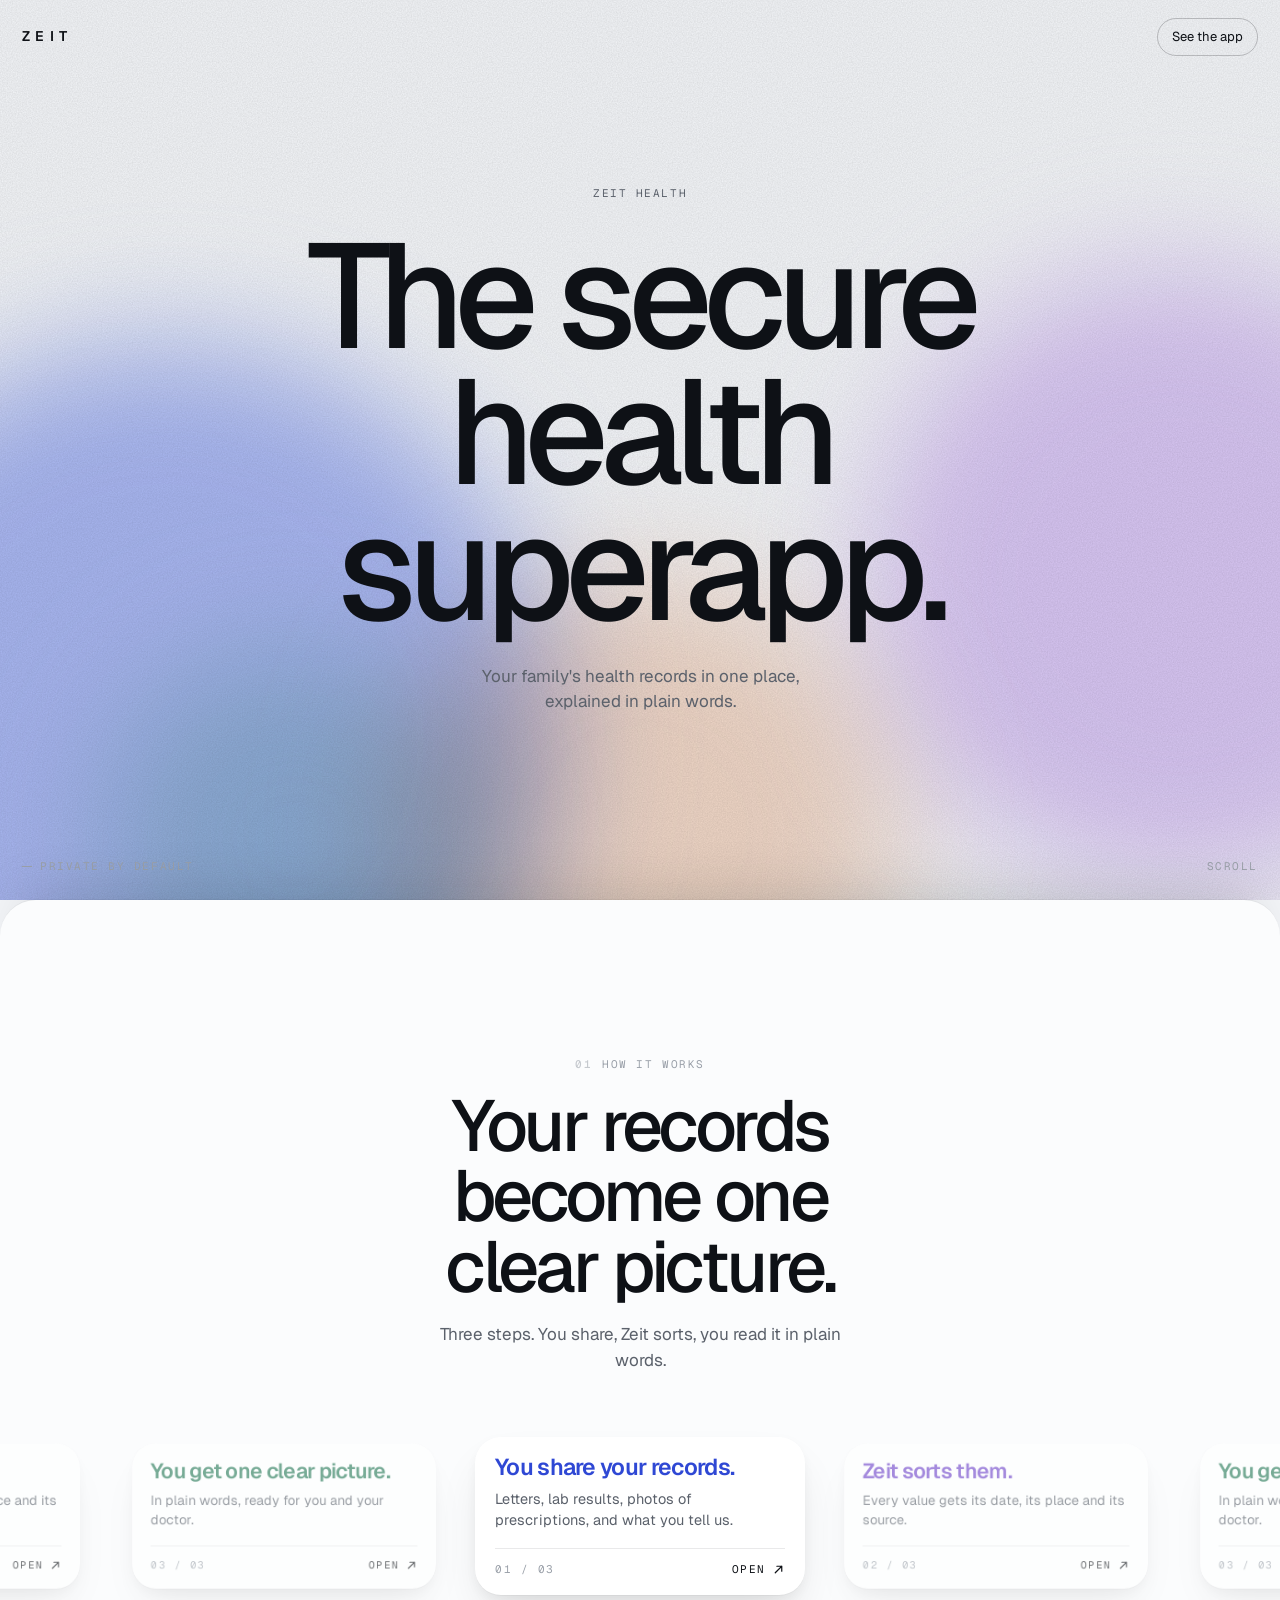
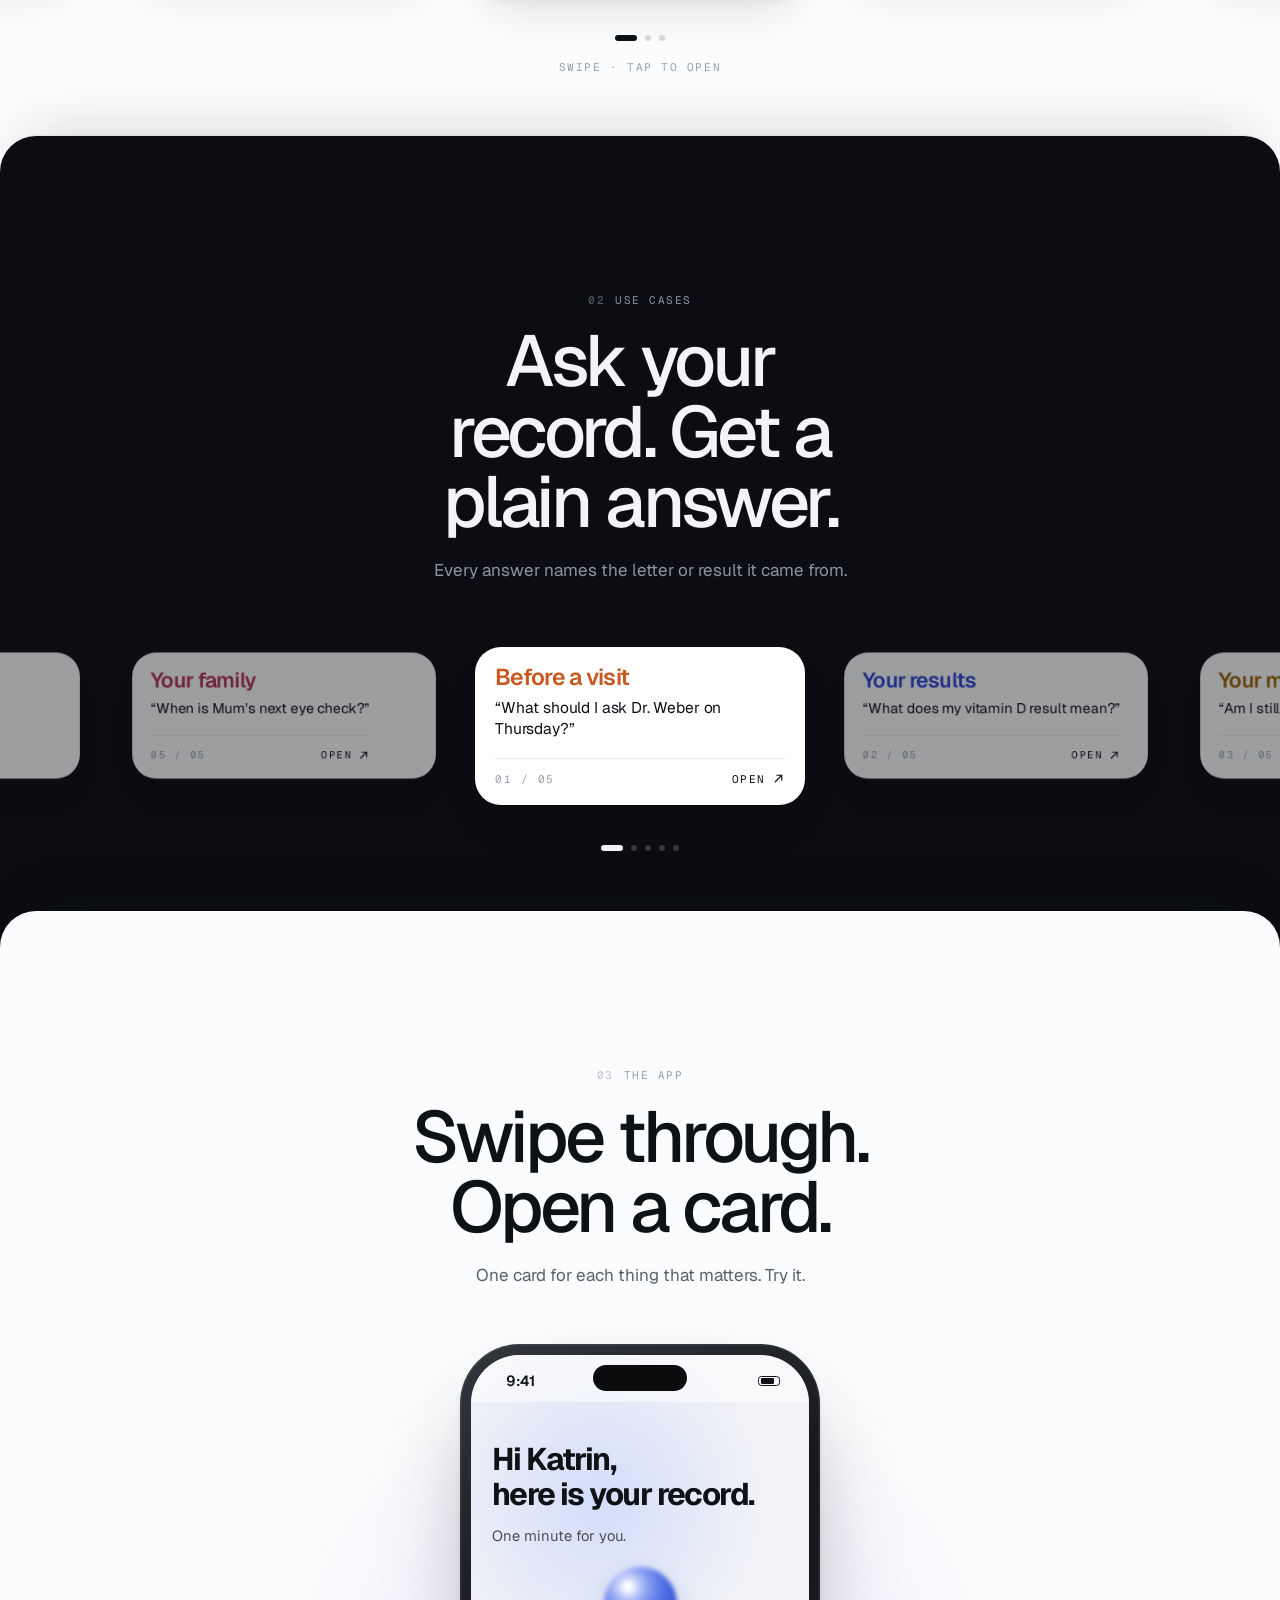
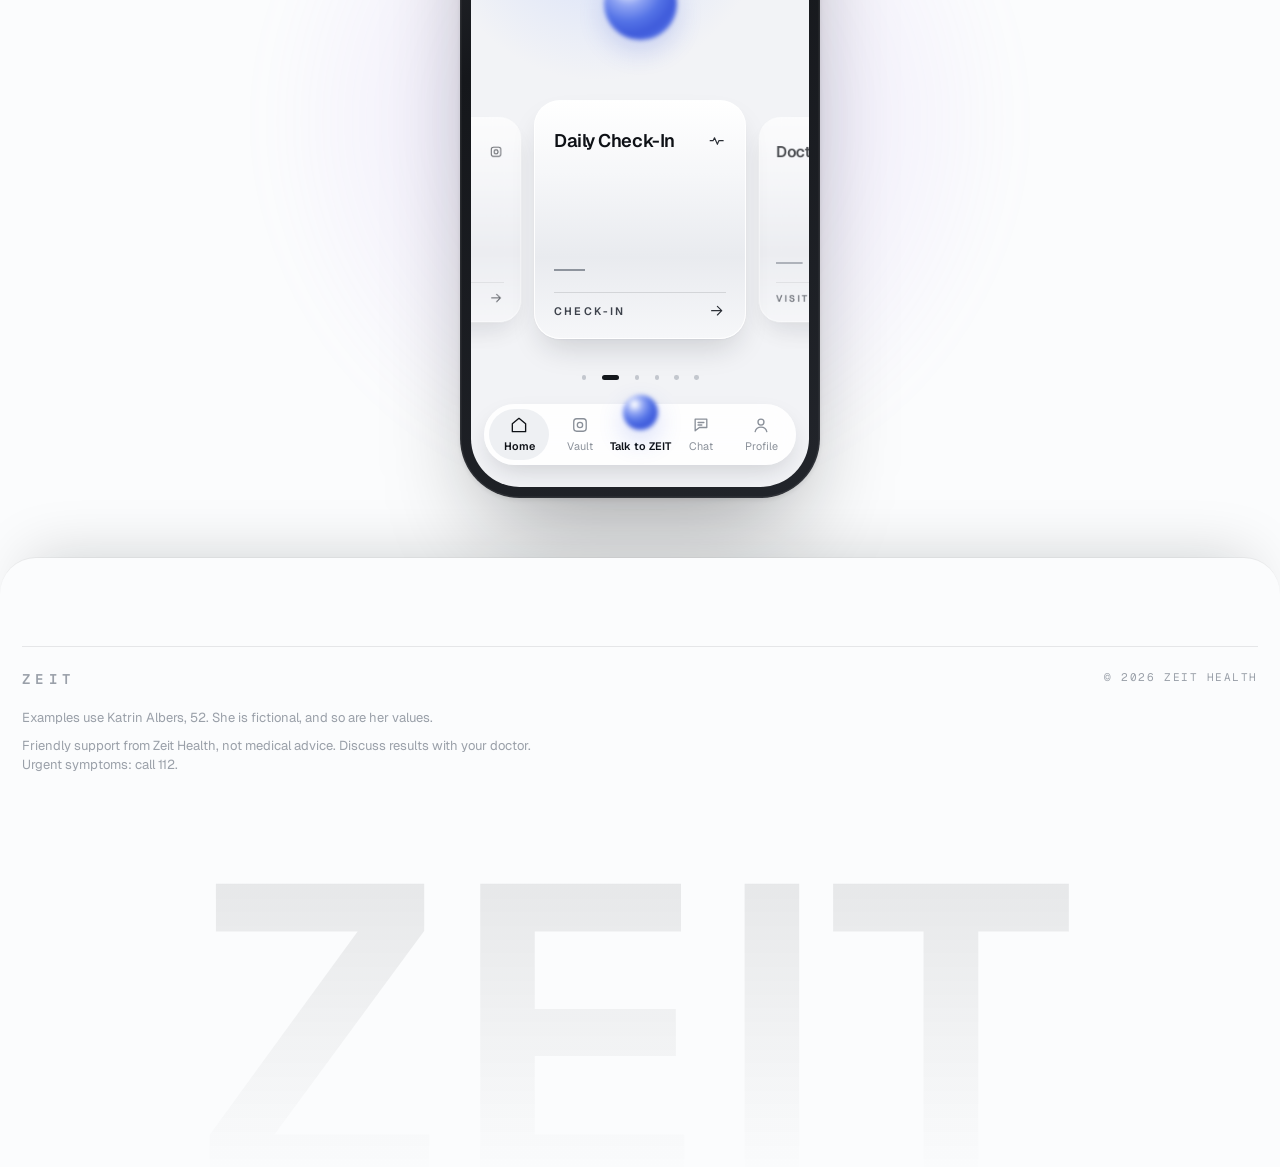
<file: v10/index.html>
<!doctype html>
<html lang="en">
<head>
<meta charset="utf-8">
<meta name="viewport" content="width=device-width, initial-scale=1, viewport-fit=cover">
<title>Zeit Health</title>
<meta name="claude:viewport-fit-sides" content="cover">
<meta name="description" content="Zeit Health: the secure health superapp. Your family's health records in one place, in plain words.">
<meta name="theme-color" content="#f3f5f8">
<link rel="preconnect" href="https://fonts.googleapis.com">
<link rel="preconnect" href="https://fonts.gstatic.com" crossorigin>
<link rel="stylesheet" href="https://fonts.googleapis.com/css2?family=Geist:wght@300;400;500;600;700&family=Geist+Mono:wght@400;500&display=swap">
<style>
/* Zeit Health, website B. Built from the call transcript: very simple, mobile first,
   the app's card system (half image, coloured headline), swipe and open. One file.
   Layout: the hero stays pinned; every section after it slides over it like a sheet.
   One dark band (use cases) gives the page its rhythm. */
:root {
  --ground: #f3f5f8;
  --paper: #fbfcfd;
  --surface: #ffffff;
  --ink: #0e1116;
  --ink-2: #5b616b;
  --ink-3: #9aa0a9;
  --hairline: rgba(14, 17, 22, .09);
  --night: #0b0d12;
  --night-2: #151922;
  --on-night: #f2f4f8;
  --on-night-2: #8d94a1;

  --font: 'Geist', -apple-system, BlinkMacSystemFont, 'Segoe UI', Roboto, Arial, sans-serif;
  --mono: 'Geist Mono', ui-monospace, 'SF Mono', Menlo, Consolas, monospace;

  --cw: min(78vw, 312px);
  --ease: cubic-bezier(.16, .84, .24, 1);
  --e1: 0 1px 1px rgba(12,14,18,.04), 0 6px 14px rgba(12,14,18,.05), 0 24px 48px -12px rgba(12,14,18,.12);
  --e2: 0 1px 1px rgba(12,14,18,.05), 0 10px 24px rgba(12,14,18,.08), 0 40px 80px -20px rgba(12,14,18,.22);
  --grain-light: url("data:image/svg+xml,%3Csvg xmlns='http://www.w3.org/2000/svg' width='180' height='180'%3E%3Cfilter id='n'%3E%3CfeTurbulence type='fractalNoise' baseFrequency='.85' numOctaves='2' stitchTiles='stitch'/%3E%3CfeColorMatrix values='0 0 0 0 1 0 0 0 0 1 0 0 0 0 1 0 0 0 .6 0'/%3E%3C/filter%3E%3Crect width='100%25' height='100%25' filter='url(%23n)'/%3E%3C/svg%3E");
  --grain-dark: url("data:image/svg+xml,%3Csvg xmlns='http://www.w3.org/2000/svg' width='180' height='180'%3E%3Cfilter id='n'%3E%3CfeTurbulence type='fractalNoise' baseFrequency='.8' numOctaves='2' stitchTiles='stitch'/%3E%3CfeColorMatrix values='0 0 0 0 0 0 0 0 0 0 0 0 0 0 0 0 0 0 .5 0'/%3E%3C/filter%3E%3Crect width='100%25' height='100%25' filter='url(%23n)'/%3E%3C/svg%3E");
  color-scheme: light;
}

/* the card hues, from the app: --a deep, --b mid, --l light; --c is the headline colour */
.blue   { --a: #2a43d2; --b: #5f7fee; --l: #b9cdfb; --c: #2f48d4; }
.orange { --a: #e0702a; --b: #f39c5c; --l: #f9c89e; --c: #c9581f; }
.purple { --a: #7a4ad8; --b: #a983ee; --l: #e2c9f7; --c: #6c3fc9; }
.yellow { --a: #e2a020; --b: #f5c94f; --l: #fbe7a0; --c: #9a6a06; }
.green  { --a: #2f9c72; --b: #5fc493; --l: #bfe9cf; --c: #217653; }
.pink   { --a: #d9497a; --b: #ee8cad; --l: #f8c8d8; --c: #b8335f; }

* { box-sizing: border-box; -webkit-tap-highlight-color: transparent; }
html, body { margin: 0; overflow-x: clip; }
body {
  font-family: var(--font); font-size: 17px; line-height: 1.5;
  color: var(--ink); background: var(--ground);
  -webkit-font-smoothing: antialiased; text-rendering: optimizeLegibility;
}
button { font: inherit; color: inherit; border: 0; background: none; cursor: pointer; padding: 0; text-align: left; }
:focus-visible { outline: 2px solid currentColor; outline-offset: 3px; border-radius: 8px; }
.gutter { padding-left: max(22px, env(safe-area-inset-left, 0px)); padding-right: max(22px, env(safe-area-inset-right, 0px)); }
.mono { font-family: var(--mono); font-size: 11px; letter-spacing: .14em; text-transform: uppercase; }

/* ---- top bar ---- */
.top {
  position: fixed; inset: 0 0 auto 0; z-index: 30;
  display: flex; justify-content: space-between; align-items: center;
  padding-block: calc(18px + env(safe-area-inset-top, 0px)) 18px;
  transition: background .4s ease, color .4s ease;
}
.top.solid { background: rgba(243,245,248,.72); -webkit-backdrop-filter: saturate(1.6) blur(20px); backdrop-filter: saturate(1.6) blur(20px); }
.top.dark { color: var(--on-night); }
.top.dark.solid { background: rgba(11,13,18,.6); }
.mark { font-weight: 600; font-size: 14px; letter-spacing: .38em; text-decoration: none; color: inherit; }
.top a.go {
  font-size: 13px; text-decoration: none; color: inherit;
  padding: 8px 14px; border-radius: 999px; border: 1px solid currentColor; border-color: color-mix(in srgb, currentColor 22%, transparent);
  transition: background .25s ease;
}
.top a.go:hover { background: color-mix(in srgb, currentColor 8%, transparent); }

/* ---- 1 · hero: pinned. The page slides over it, and it is still there on the way back up ---- */
.hero {
  position: sticky; top: 0; z-index: 0;
  height: 100vh; height: 100svh; overflow: hidden;
  display: grid; place-items: center; text-align: center;
  background: var(--ground);
}
.glow { position: absolute; inset: 0; pointer-events: none; }
.glow i {
  position: absolute; border-radius: 50%; filter: blur(60px); opacity: .55; mix-blend-mode: multiply;
  animation: float 22s ease-in-out infinite alternate;
}
.glow i:nth-child(1) { width: 62vmax; height: 62vmax; left: -18vmax; top: 38%; background: #6d86ef; }
.glow i:nth-child(2) { width: 48vmax; height: 48vmax; right: -16vmax; top: 30%; background: #c8a2f2; animation-duration: 26s; animation-delay: -6s; }
.glow i:nth-child(3) { width: 40vmax; height: 40vmax; left: 30%; top: 64%; background: #f3b58c; animation-duration: 30s; animation-delay: -12s; opacity: .45; }
.glow i:nth-child(4) { width: 30vmax; height: 30vmax; left: 8%; top: 72%; background: #8fd3b0; animation-duration: 24s; animation-delay: -3s; opacity: .4; }
@keyframes float {
  0%   { transform: translate(0, 0) scale(1); }
  50%  { transform: translate(4vmax, -3vmax) scale(1.08); }
  100% { transform: translate(-3vmax, 2vmax) scale(.96); }
}
.hero::after { content: ""; position: absolute; inset: 0; background: var(--grain-dark); opacity: .22; pointer-events: none; }
.hero-in { position: relative; z-index: 1; will-change: transform, opacity; }
.hero .kicker { margin: 0 0 26px; color: var(--ink-2); }
.hero h1 {
  margin: 0; font-weight: 500;
  font-size: clamp(52px, 15vw, 148px); line-height: .92; letter-spacing: -.06em; text-wrap: balance;
}
.hero h1 span { display: block; animation: rise 1.1s var(--ease) both; }
.hero h1 span:nth-child(2) { animation-delay: .08s; }
.hero h1 span:nth-child(3) { animation-delay: .16s; }
@keyframes rise { from { transform: translateY(.25em); opacity: 0; filter: blur(8px); } }
.hero .sub { margin: 28px auto 0; max-width: 21em; color: var(--ink-2); font-size: 17px; line-height: 1.5; animation: rise 1.1s var(--ease) .3s both; }
.hero-foot {
  position: absolute; z-index: 1; left: 0; right: 0; bottom: max(26px, env(safe-area-inset-bottom, 0px));
  display: flex; justify-content: space-between; color: var(--ink-3);
}
.hero-foot .line { position: relative; padding-left: 18px; }
.hero-foot .line::before { content: ""; position: absolute; left: 0; top: 50%; width: 10px; height: 1px; background: currentColor; }

/* ---- everything after the hero slides over it ---- */
.over { position: relative; z-index: 2; }
.sheetpart {
  position: relative; background: var(--paper);
  border-radius: 36px 36px 0 0; margin-top: -36px;
  box-shadow: 0 -1px 0 rgba(14,17,22,.04), 0 -30px 60px -30px rgba(12,14,18,.18);
}
.over > .sheetpart:first-child { margin-top: 0; }
section.part { padding-block: 104px 72px; }
.night { background: var(--night); color: var(--on-night); }
.night .lead { color: var(--on-night-2); }
.night .dots i { background: rgba(255,255,255,.18); }
.night .dots i.on { background: var(--on-night); }

.head { text-align: center; max-width: 36rem; margin: 0 auto; }
.head .mono { margin: 0 0 18px; color: var(--ink-3); display: inline-flex; gap: 10px; align-items: center; }
.night .head .mono { color: var(--on-night-2); }
.head .mono b { font-weight: 500; color: inherit; opacity: .55; }
.head h2 { margin: 0; font-size: clamp(36px, 9.6vw, 72px); font-weight: 500; line-height: .98; letter-spacing: -.05em; text-wrap: balance; }
.lead { margin: 20px auto 0; max-width: 26em; color: var(--ink-2); font-size: 17px; }

/* ---- the rail: the app's carousel. Cards sit on one centre line; a spring moves them,
   following a finger, a mouse or a trackpad ---- */
.rail {
  position: relative; margin-top: 52px; height: var(--rh, 520px);
  touch-action: pan-y; user-select: none; -webkit-user-select: none; cursor: grab; outline: none;
}
.rail.dragging { cursor: grabbing; }
.dots { display: flex; justify-content: center; gap: 8px; }
.dots i { width: 6px; height: 6px; border-radius: 3px; background: rgba(14,17,22,.15); transition: width .45s var(--ease), background .3s ease; }
.dots i.on { width: 22px; background: var(--ink); }
.hint { margin: 18px 0 0; text-align: center; color: var(--ink-3); }

/* ---- the card: half image, information below, coloured headline ---- */
.card {
  position: absolute; top: 12px; left: 50%; width: var(--cw); margin-left: calc(var(--cw) / -2);
  display: flex; flex-direction: column;
  border-radius: 26px; overflow: hidden; background: var(--surface);
  box-shadow: var(--e1); will-change: transform, opacity;
  transition: box-shadow .5s var(--ease);
}
.card:hover { box-shadow: var(--e2); }
.card:focus-visible { outline: none; box-shadow: 0 0 0 3px rgba(63,91,219,.4), var(--e2); }
.card img { -webkit-user-drag: none; user-select: none; pointer-events: none; }
.img { display: block;
  position: relative; aspect-ratio: 1 / 1.02; overflow: hidden; color: #fff; isolation: isolate;
  background:
    radial-gradient(120% 90% at var(--x, 20%) var(--y, 10%), var(--l) 0%, transparent 55%),
    radial-gradient(90% 80% at 100% 100%, var(--b) 0%, transparent 70%),
    linear-gradient(160deg, var(--a), var(--b));
}
.img::before {      /* a slow light moving across the image */
  content: ""; position: absolute; inset: -30%; z-index: -1;
  background: radial-gradient(closest-side, rgba(255,255,255,.38), transparent);
  transform: translate(var(--lx, -20%), var(--ly, -10%));
  animation: light 18s ease-in-out infinite alternate;
}
@keyframes light { to { transform: translate(calc(var(--lx, -20%) * -1), calc(var(--ly, -10%) * -1 + 10%)); } }
.img::after { content: ""; position: absolute; inset: 0; background: var(--grain-light); opacity: .16; mix-blend-mode: overlay; pointer-events: none; }
.img .tag {
  position: absolute; z-index: 2; left: 18px; right: 18px; top: 16px;
  display: flex; justify-content: space-between; opacity: .92;
}
/* a photo sits over the gradient; if it cannot load, the gradient card still stands */
.img .photo { position: absolute; inset: 0; width: 100%; height: 100%; object-fit: cover; }
.img.has-photo .tag { z-index: 1; color: var(--ink); opacity: 1; }
.img.has-photo .tag span { padding: 5px 8px; border-radius: 6px; background: rgba(255,255,255,.72); -webkit-backdrop-filter: blur(8px); backdrop-filter: blur(8px); }
.img.has-photo::after { opacity: .08; }
.card .img .photo { transition: transform 1.2s var(--ease); }
.card:hover .img .photo { transform: scale(1.04); }
/* the voice card: the app's haze and its orb */
.sheet:has(.img.voice) .x { background: rgba(14,17,22,.08); color: var(--ink); }
.sheet:has(.img.voice) .grab { background: rgba(14,17,22,.2); }
.img.voice { background: radial-gradient(80% 70% at 40% 30%, #dfe6fb, #f2f3f6 75%); color: var(--ink); }
.img.voice::before { display: none; }
.img .big-orb { --u: 1px; position: absolute; left: 50%; top: 54%; width: 104px; height: 104px; margin: -52px 0 0 -52px; }
.body .ask { color: var(--ink); font-size: 15.5px; line-height: 1.35; letter-spacing: -.01em; }
.hero-photo { position: absolute; inset: 0; width: 100%; height: 100%; object-fit: cover; object-position: 50% 100%; }
.hero.has-photo .glow { opacity: .35; }
.hero.has-photo { place-items: start center; }
.hero.has-photo .hero-in { margin-top: clamp(96px, 17vh, 180px); }
.hero.has-photo::after { opacity: .1; }
.img .art { position: absolute; left: 18px; right: 18px; bottom: 18px; }
.img .art svg { display: block; width: 100%; height: auto; overflow: visible; }
.img .quote {
  position: absolute; left: 18px; right: 18px; bottom: 20px;
  font-size: 23px; font-weight: 500; line-height: 1.12; letter-spacing: -.03em; text-wrap: balance;
}
.img .quote::before { content: "“"; display: block; font-size: 46px; line-height: .6; margin-bottom: 8px; opacity: .7; }
.img .val { position: absolute; left: 18px; bottom: 16px; font-size: 52px; font-weight: 400; letter-spacing: -.05em; line-height: 1; font-variant-numeric: tabular-nums; }
.img .val small { font-size: 15px; letter-spacing: 0; margin-left: 5px; opacity: .85; }
.img .spark { position: absolute; right: 16px; bottom: 20px; width: 44%; }
.img .spark svg { display: block; width: 100%; height: auto; overflow: visible; }

.body { display: flex; flex-direction: column; padding: 18px 20px 18px; }
.body h3 { margin: 0; color: var(--c); font-size: 23px; font-weight: 600; line-height: 1.08; letter-spacing: -.03em; text-wrap: balance; }
.body p { margin: 8px 0 0; color: var(--ink-2); font-size: 14.5px; line-height: 1.45; }
.body .foot {
  display: flex; justify-content: space-between; align-items: center;
  margin-top: 18px; padding-top: 12px; border-top: 1px solid var(--hairline); color: var(--ink-3);
}
.body .foot .open { display: inline-flex; align-items: center; gap: 6px; color: var(--ink); }
.body .foot svg { width: 13px; height: 13px; }

/* ---- 4 · the app: a copy of the app's Home screen, laid out at the app's own 390 pt and
   scaled to the phone by container units (1 --u = 1 pt) ---- */
.stage { position: relative; margin-top: 56px; display: grid; place-items: center; }
.stage::before {
  content: ""; position: absolute; width: min(120vw, 760px); aspect-ratio: 1; left: 50%; top: 50%; transform: translate(-50%, -50%);
  background: radial-gradient(closest-side, rgba(95,127,238,.2), rgba(169,131,238,.1) 50%, transparent);
  filter: blur(20px); pointer-events: none;
}
.phone {
  --pw: min(84vw, 360px);
  position: relative; width: var(--pw);
  border-radius: calc(var(--pw) * .165); padding: calc(var(--pw) * .03);
  background: linear-gradient(150deg, #33363d, #15171b 35%, #22252b);
  box-shadow: inset 0 0 0 1.5px rgba(255,255,255,.07), 0 2px 4px rgba(12,14,18,.08), 0 50px 100px -30px rgba(12,14,18,.4);
}
.screen {   /* exactly the app's 390 x 844 */
  position: relative; width: 100%; aspect-ratio: 390 / 844; overflow: hidden; container-type: inline-size;
  border-radius: calc(var(--pw) * .135); background: #f2f3f6;
}
.app { position: absolute; inset: 0; --u: calc(100cqw / 390); font-size: calc(16 * var(--u)); }
.app::before {   /* the soft blue haze behind the greeting */
  content: ""; position: absolute; inset: 0;
  background: radial-gradient(70% 34% at 38% 20%, rgba(204,217,250,.85), transparent 72%);
}
.a-status {
  position: absolute; left: 0; right: 0; top: 0; height: calc(54 * var(--u));
  display: flex; align-items: center; justify-content: space-between; padding: calc(6 * var(--u)) calc(34 * var(--u)) 0 calc(40 * var(--u));
  font-size: calc(17 * var(--u)); font-weight: 600; letter-spacing: -.01em; background: rgba(255,255,255,.55);
}
.a-island { position: absolute; left: 50%; top: calc(11 * var(--u)); width: calc(108 * var(--u)); height: calc(31 * var(--u)); margin-left: calc(-54 * var(--u)); border-radius: calc(16 * var(--u)); background: #0b0c0e; }
.a-bat { width: calc(25 * var(--u)); height: calc(12 * var(--u)); border-radius: calc(4 * var(--u)); border: calc(1.6 * var(--u)) solid var(--ink); position: relative; }
.a-bat::after { content: ""; position: absolute; inset: calc(1.6 * var(--u)) calc(6 * var(--u)) calc(1.6 * var(--u)) calc(1.6 * var(--u)); border-radius: calc(1.5 * var(--u)); background: var(--ink); }
.a-hi {
  position: absolute; left: calc(24 * var(--u)); top: calc(100 * var(--u)); margin: 0;
  font-size: calc(36 * var(--u)); font-weight: 700; line-height: 1.13; letter-spacing: -.05em;
}
.a-sub { position: absolute; left: calc(24 * var(--u)); top: calc(196 * var(--u)); margin: 0; font-size: calc(17 * var(--u)); color: #4a4f58; }

/* the orb: the app's blue voice, breathing */
.orb {
  border-radius: 50%;
  background: radial-gradient(circle at 33% 27%, #ffffff 0 5%, #d3dcfb 11%, #8ea3f3 26%, #5372e6 48%, #3f5bdb 66%, #4f6de4 82%, #7f96f0 100%);
  filter: blur(calc(2.6 * var(--u)));
  box-shadow: 0 calc(12 * var(--u)) calc(30 * var(--u)) rgba(63,91,219,.22);
  animation: orb 5.5s ease-in-out infinite alternate;
}
@keyframes orb { 50% { transform: translateY(calc(-3 * var(--u))) scale(1.04); } 100% { transform: translateY(calc(2 * var(--u))) scale(.98); } }
.a-orb {
  position: absolute; left: 50%; top: calc(244 * var(--u)); width: calc(84 * var(--u)); height: calc(84 * var(--u)); margin-left: calc(-42 * var(--u));
  cursor: pointer;
}
.a-orb:active { transform: scale(.94); }

/* the Home rail */
.phone .rail {
  --cw: calc(244 * var(--u));
  position: absolute; left: 0; right: 0; bottom: calc(150 * var(--u)); margin: 0; height: calc(310 * var(--u));
}
.acard {
  position: absolute; top: calc(14 * var(--u)); display: block; width: var(--cw); height: calc(276 * var(--u));
  border-radius: calc(30 * var(--u)); aspect-ratio: auto;
  background: linear-gradient(180deg, #ffffff 0%, #f6f7f9 30%, #e9ebef 66%, #f6f7f9 100%);
  border: 1px solid rgba(255,255,255,.95);
  box-shadow: 0 calc(1 * var(--u)) calc(2 * var(--u)) rgba(20,25,40,.04), 0 calc(18 * var(--u)) calc(36 * var(--u)) calc(-10 * var(--u)) rgba(20,25,40,.18);
}
.acard:hover { box-shadow: 0 calc(1 * var(--u)) calc(2 * var(--u)) rgba(20,25,40,.05), 0 calc(22 * var(--u)) calc(40 * var(--u)) calc(-10 * var(--u)) rgba(20,25,40,.24); }
.a-top { position: absolute; left: calc(22 * var(--u)); right: calc(22 * var(--u)); top: calc(30 * var(--u)); display: flex; justify-content: space-between; align-items: center; }
.a-title { font-size: calc(21 * var(--u)); font-weight: 600; letter-spacing: -.025em; color: var(--ink); }
.a-top svg, .a-foot svg { width: calc(20 * var(--u)); height: calc(20 * var(--u)); fill: none; stroke: currentColor; stroke-width: 1.6; stroke-linecap: round; stroke-linejoin: round; color: #2b2f36; }
.a-dash { position: absolute; left: calc(22 * var(--u)); top: calc(194 * var(--u)); width: calc(36 * var(--u)); height: calc(1.6 * var(--u)); background: #8e949d; }
.a-line { position: absolute; left: calc(22 * var(--u)); right: calc(22 * var(--u)); top: calc(220 * var(--u)); height: 1px; background: rgba(14,17,22,.12); }
.a-foot {
  position: absolute; left: calc(22 * var(--u)); right: calc(22 * var(--u)); top: calc(232 * var(--u));
  display: flex; justify-content: space-between; align-items: center;
  font-size: calc(12.5 * var(--u)); font-weight: 600; letter-spacing: .2em; text-transform: uppercase; color: #3d424b;
}
.phone .dots { position: absolute; left: 0; right: 0; bottom: calc(124 * var(--u)); gap: calc(18 * var(--u)); align-items: center; }
.phone .dots i { width: calc(5 * var(--u)); height: calc(5 * var(--u)); border-radius: 50%; background: #c3c7ce; }
.phone .dots i.on { width: calc(20 * var(--u)); height: calc(5 * var(--u)); border-radius: calc(3 * var(--u)); background: #14171c; }

/* the floating tab bar, with Talk to ZEIT in the middle */
.a-nav {
  position: absolute; left: calc(15 * var(--u)); right: calc(15 * var(--u)); bottom: calc(26 * var(--u)); height: calc(70 * var(--u));
  display: grid; grid-template-columns: repeat(5, 1fr); align-items: center; padding: 0 calc(6 * var(--u));
  border-radius: calc(35 * var(--u)); background: rgba(255,255,255,.9);
  -webkit-backdrop-filter: blur(16px); backdrop-filter: blur(16px);
  box-shadow: 0 calc(12 * var(--u)) calc(30 * var(--u)) calc(-8 * var(--u)) rgba(20,25,40,.18);
}
.a-nav span {
  position: relative; display: flex; flex-direction: column; align-items: center; justify-content: center; gap: calc(4 * var(--u));
  height: calc(58 * var(--u)); font-size: calc(12.5 * var(--u)); color: #8a9099; white-space: nowrap;
}
.a-nav svg { width: calc(23 * var(--u)); height: calc(23 * var(--u)); fill: none; stroke: currentColor; stroke-width: 1.6; stroke-linejoin: round; stroke-linecap: round; }
.a-nav .on { background: #eef0f3; border-radius: calc(30 * var(--u)); color: var(--ink); font-weight: 600; }
.a-nav .talk { color: var(--ink); font-weight: 600; padding-top: calc(27 * var(--u)); cursor: pointer; }
.a-nav .talk .orb { position: absolute; left: 50%; top: calc(-16 * var(--u)); width: calc(40 * var(--u)); height: calc(40 * var(--u)); margin-left: calc(-20 * var(--u)); animation-duration: 4.5s; }

/* ---- footer ---- */
footer { padding-block: 88px 0; background: var(--paper); overflow: hidden; }
.foot-row { display: flex; flex-wrap: wrap; justify-content: space-between; gap: 10px 24px; color: var(--ink-3); border-top: 1px solid var(--hairline); padding-top: 22px; }
footer p { margin: 0; max-width: 40em; font-size: 13px; color: var(--ink-3); }
.foot-notes { display: flex; flex-direction: column; gap: 8px; margin-top: 18px; }
.foot-mark {
  margin: 48px 0 -0.18em; text-align: center; font-weight: 600;
  font-size: clamp(96px, 34vw, 420px); line-height: 1; letter-spacing: .02em;
  background: linear-gradient(180deg, rgba(14,17,22,.1), rgba(14,17,22,0) 85%);
  -webkit-background-clip: text; background-clip: text; color: transparent; user-select: none;
}

/* ---- the opened card: rises from the bottom in the card's colour ---- */
.scrim { position: fixed; inset: 0; z-index: 40; background: rgba(8,10,14,.42); -webkit-backdrop-filter: blur(4px); backdrop-filter: blur(4px); opacity: 0; transition: opacity .35s ease; }
.scrim.on { opacity: 1; }
.sheet {
  position: fixed; z-index: 41; left: 50%; bottom: 0; width: min(100%, 540px);
  max-height: 90vh; max-height: 90svh; overflow-y: auto; overscroll-behavior: contain;
  border-radius: 30px 30px 0 0; background: var(--surface);
  transform: translate(-50%, 104%); transition: transform .6s var(--ease);
  padding-bottom: env(safe-area-inset-bottom, 0px);
}
.sheet.on { transform: translate(-50%, 0); }
.sheet .img { aspect-ratio: auto; height: 230px; }
.sheet .img .quote { font-size: 28px; }
.sheet .img .val { font-size: 64px; }
.sheet .grab { position: absolute; z-index: 2; left: 50%; top: 8px; width: 38px; height: 4px; margin-left: -19px; border-radius: 2px; background: rgba(255,255,255,.6); }
.sheet .x {
  position: absolute; z-index: 2; right: 14px; top: 14px; width: 34px; height: 34px; border-radius: 50%;
  display: grid; place-items: center; background: rgba(255,255,255,.22); color: #fff;
  -webkit-backdrop-filter: blur(8px); backdrop-filter: blur(8px);
}
.sheet .img .tag { top: 22px; right: 62px; }
.sheet .body { padding: 24px 24px 32px; }
.sheet .body h3 { font-size: 30px; }
.sheet .body > p { font-size: 16px; }
.qa { margin-top: 20px; display: flex; flex-direction: column; gap: 10px; }
.qa .you { align-self: flex-end; max-width: 85%; padding: 11px 15px; border-radius: 20px 20px 6px 20px; background: var(--ink); color: #fff; font-size: 15px; }
.qa .zeit { align-self: flex-start; max-width: 90%; padding: 11px 15px; border-radius: 20px 20px 20px 6px; background: var(--ground); font-size: 15px; }
.qa .src { color: var(--ink-3); font-size: 10px; }
.rows { margin: 20px 0 0; padding: 0; list-style: none; }
.rows li { display: flex; justify-content: space-between; gap: 16px; padding: 12px 0; border-top: 1px solid var(--hairline); font-size: 15px; font-variant-numeric: tabular-nums; }
.rows li span:first-child { color: var(--ink-2); }
.note { margin-top: 18px !important; font-size: 12.5px !important; color: var(--ink-3) !important; }

@media (min-width: 900px) {
  :root { --cw: 330px; }
  section.part { padding-block: 150px 96px; }
  .rail { gap: 22px; }
}
@media (prefers-reduced-motion: reduce) {
  .glow i, .img::before, .hero h1 span, .hero .sub, .orb { animation: none; }
  .card, .sheet, .scrim { transition: none; }
}
</style>
</head>
<body>

<header class="top gutter" id="top">
  <a class="mark" href="#hero" aria-label="Zeit Health, back to top">ZEIT</a>
  <a class="go" href="#app">See the app</a>
</header>

<!-- 1 · HERO: short words over the screen, nothing else. Pinned, so it is there again on the way up. -->
<section class="hero gutter" id="hero" aria-label="Zeit Health">
  <div class="glow" aria-hidden="true"><i></i><i></i><i></i><i></i></div>
  <img class="hero-photo" id="hero-photo" alt="" aria-hidden="true" fetchpriority="high">
  <div class="hero-in" id="hero-in">
    <p class="kicker mono">Zeit Health</p>
    <h1><span>The secure</span> <span>health</span> <span>superapp.</span></h1>
    <p class="sub">Your family's health records in one place, explained in plain words.</p>
  </div>
  <div class="hero-foot gutter mono" aria-hidden="true"><span class="line">Private by default</span><span>Scroll</span></div>
</section>

<div class="over">
  <!-- 2 · HOW IT WORKS (transcript: "real system / rail system"; confirm with Minh) -->
  <section class="part sheetpart" id="how" aria-labelledby="how-h">
    <div class="head gutter">
      <p class="mono"><b>01</b>How it works</p>
      <h2 id="how-h">Your records become one clear picture.</h2>
      <p class="lead">Three steps. You share, Zeit sorts, you read it in plain words.</p>
    </div>
    <div class="rail" data-set="how" aria-label="How it works, three steps"></div>
    <div class="dots" aria-hidden="true"></div>
    <p class="hint mono">Swipe · Tap to open</p>
  </section>

  <!-- 3 · USE CASES: the one dark band -->
  <section class="part sheetpart night" id="uses" aria-labelledby="uses-h">
    <div class="head gutter">
      <p class="mono"><b>02</b>Use cases</p>
      <h2 id="uses-h">Ask your record. Get a plain answer.</h2>
      <p class="lead">Every answer names the letter or result it came from.</p>
    </div>
    <div class="rail" data-set="uses" aria-label="Use cases"></div>
    <div class="dots" aria-hidden="true"></div>
  </section>

  <!-- 4 · THE APP: the same card system, swipe and open, inside a phone -->
  <section class="part sheetpart" id="app" aria-labelledby="app-h">
    <div class="head gutter">
      <p class="mono"><b>03</b>The app</p>
      <h2 id="app-h">Swipe through. Open a card.</h2>
      <p class="lead">One card for each thing that matters. Try it.</p>
    </div>
    <div class="stage">
      <div class="phone">
        <div class="screen">
          <div class="app">
            <div class="a-status" aria-hidden="true"><span>9:41</span><span class="a-island"></span><span class="a-bat"></span></div>
            <h3 class="a-hi">Hi Katrin,<br>here is your record.</h3>
            <p class="a-sub">One minute for you.</p>
            <button class="a-orb orb" type="button" id="a-orb" aria-label="Talk to Zeit"></button>
            <div class="rail" data-set="app" aria-label="Katrin's cards in the app"></div>
            <div class="dots" aria-hidden="true"></div>
            <nav class="a-nav" aria-label="App tabs">
              <span class="on"><svg viewBox="0 0 24 24"><path d="M4 10.5L12 4l8 6.5V20H4z"/></svg>Home</span>
              <span><svg viewBox="0 0 24 24"><rect x="4.5" y="4.5" width="15" height="15" rx="3.5"/><circle cx="12" cy="12" r="3.2"/></svg>Vault</span>
              <span class="talk" id="a-talk" role="button" tabindex="0"><i class="orb" aria-hidden="true"></i>Talk to ZEIT</span>
              <span><svg viewBox="0 0 24 24"><path d="M5 5h14v10H10l-5 4z"/><path d="M8.5 9h7M8.5 12h4.5"/></svg>Chat</span>
              <span><svg viewBox="0 0 24 24"><circle cx="12" cy="8.5" r="3.6"/><path d="M5 20c1-4 4-5.5 7-5.5s6 1.5 7 5.5"/></svg>Profile</span>
            </nav>
          </div>
        </div>
      </div>
    </div>
  </section>

  <footer class="sheetpart gutter">
    <div class="foot-row mono"><span class="mark">ZEIT</span><span>© 2026 Zeit Health</span></div>
    <div class="foot-notes">
      <p>Examples use Katrin Albers, 52. She is fictional, and so are her values.</p>
      <p>Friendly support from Zeit Health, not medical advice. Discuss results with your doctor. Urgent symptoms: call 112.</p>
    </div>
    <div class="foot-mark" aria-hidden="true">ZEIT</div>
  </footer>
</div>

<div class="scrim" id="scrim" hidden></div>
<div class="sheet" id="sheet" role="dialog" aria-modal="true" aria-labelledby="sheet-h" hidden></div>

<script>
(() => {
  const reduce = matchMedia('(prefers-reduced-motion: reduce)').matches

  // ---- Small white drawings for the card images ----
  const ART = {
    share: `<svg viewBox="0 0 200 92"><g fill="rgba(255,255,255,.16)" stroke="#fff" stroke-width="1.2">
      <rect x="18" y="14" width="62" height="78" rx="7" transform="rotate(-9 49 53)"/>
      <rect x="66" y="6" width="62" height="78" rx="7"/>
      <rect x="116" y="14" width="62" height="78" rx="7" transform="rotate(9 147 53)"/></g>
      <g stroke="#fff" stroke-width="1.2" stroke-linecap="round" opacity=".85">
      <path d="M76 22h34M76 32h42M76 42h26"/><rect x="76" y="54" width="42" height="18" rx="3" fill="none"/></g></svg>`,
    sort: `<svg viewBox="0 0 200 92"><g stroke="#fff" stroke-width="1.2" stroke-linecap="round">
      <path d="M8 12h184M8 38h184M8 64h184M8 90h184" opacity=".25"/></g>
      <g fill="#fff" font-family="Geist Mono, monospace" font-size="8.5" letter-spacing=".5">
      <text x="8" y="28">HbA1c</text><text x="80" y="28" opacity=".7">MAR 2023</text><text x="192" y="28" text-anchor="end">5.4 %</text>
      <text x="8" y="54">Vitamin D</text><text x="80" y="54" opacity=".7">FEB 2025</text><text x="192" y="54" text-anchor="end">32 ng/mL</text>
      <text x="8" y="80">Pulse</text><text x="80" y="80" opacity=".7">2024</text><text x="192" y="80" text-anchor="end">61 bpm</text></g></svg>`,
    picture: `<svg viewBox="0 0 200 92"><rect x="1" y="1" width="198" height="90" rx="10" fill="rgba(255,255,255,.16)" stroke="#fff" stroke-width="1.2"/>
      <g fill="#fff" font-family="Geist Mono, monospace" font-size="8" letter-spacing=".6"><text x="14" y="20">WHERE YOU STAND</text><text x="186" y="20" text-anchor="end">OCT 2026</text></g>
      <path d="M14 70 C40 66 52 52 74 56 S112 40 132 44 S168 26 186 30" fill="none" stroke="#fff" stroke-width="1.6" stroke-linecap="round"/>
      <circle cx="186" cy="30" r="3.2" fill="#fff"/><path d="M14 78h172" stroke="#fff" stroke-width="1" opacity=".3"/></svg>`,
    pulse: `<svg viewBox="0 0 100 34"><path d="M0 22 L18 22 L24 10 L30 30 L36 18 L52 20 L58 14 L64 24 L80 21 L100 20" fill="none" stroke="#fff" stroke-width="1.5" stroke-linejoin="round" stroke-linecap="round"/></svg>`,
    rise: `<svg viewBox="0 0 100 34"><path d="M0 28 C20 27 35 24 50 20 S80 12 100 9" fill="none" stroke="#fff" stroke-width="1.5" stroke-linecap="round"/><circle cx="100" cy="9" r="2.6" fill="#fff"/></svg>`,
    bars: (v) => `<svg viewBox="0 0 100 34">${v.map((h, i) => `<rect x="${i * 100 / v.length + 2}" y="${34 - h}" width="${100 / v.length - 5}" height="${h}" rx="2" fill="#fff" opacity="${.45 + .55 * (i / (v.length - 1))}"/>`).join('')}</svg>`,
    pill: `<svg viewBox="0 0 100 34"><g transform="rotate(-24 70 17)"><rect x="44" y="8" width="52" height="20" rx="10" fill="rgba(255,255,255,.2)" stroke="#fff" stroke-width="1.3"/><path d="M70 8v20" stroke="#fff" stroke-width="1.3"/><rect x="70" y="8.6" width="25.4" height="18.8" rx="9.4" fill="#fff" opacity=".9"/></g></svg>`,
  }

  // ---- Photos (Higgsfield, 16 Oct 2026). Before launch, download them into img/ and point PHOTO_BASE there. ----
  const PHOTO_BASE = 'https://d8j0ntlcm91z4.cloudfront.net/user_3E20bokjy0pzJry4ZiHM9CTLOQt/'
  const PHOTOS = {
    hero: 'hf_20261016_180835_097265e9-fc49-4d72-82cb-431742889cd5.png',
    share: 'hf_20261016_180904_9e1e3f14-189e-45cd-a1e0-0b71af9245c2.png',
    sort: 'hf_20261016_180833_631d9bb8-9ae4-4a24-b260-4c215c646f3b.png',
    picture: 'hf_20261016_180833_c0c6f33a-b495-40e5-b3b8-f068990ffa58.png',
    visit: 'hf_20261016_180834_379b515c-ab0c-4700-a17d-d8773156e250.png',
    results: 'hf_20261016_180835_4c716191-79ba-4c9c-a227-b1efe193dee0.png',
    meds: 'hf_20261016_180834_ff744a2d-2c4f-4e17-ac89-8611a5875e50.png',
    sleep: 'hf_20261016_180835_c747f7e2-139c-420d-b84c-af409057dc86.png',
    family: 'hf_20261016_180834_9c83e121-f06f-4317-a4ed-47f5f85fbec3.png',
  }
  const photoURL = (k) => PHOTOS[k] ? PHOTO_BASE + PHOTOS[k] : ''

  // ---- Content. Edit the words here; the cards are built from it. ----
  const SETS = {
    how: [
      { hue: 'blue', k: 'Step', n: '01', art: 'share', h: 'You share your records.', p: 'Letters, lab results, photos of prescriptions, and what you tell us.',
        more: 'Send a PDF, take a photo, or say it out loud. Zeit keeps the original, so nothing is lost.',
        rows: [['Letters and reports', 'PDF or photo'], ['Lab results', 'PDF or photo'], ['What you tell us', 'typed or spoken']] },
      { hue: 'purple', k: 'Step', n: '02', art: 'sort', h: 'Zeit sorts them.', p: 'Every value gets its date, its place and its source.',
        more: 'Each result sits next to the range printed on its own letter, so you can always check where it came from.',
        rows: [['Value', 'HbA1c 5.4 %'], ['Date', 'March 2023'], ['Source', 'Lab letter, page 2']] },
      { hue: 'green', k: 'Step', n: '03', art: 'picture', h: 'You get one clear picture.', p: 'In plain words, ready for you and your doctor.',
        more: 'One page shows where you stand. The details sit behind it, one card at a time.',
        rows: [['What matters now', 'your main concern'], ['What the numbers say', 'with their ranges'], ['What to ask next', 'for your next visit']] },
    ],
    uses: [
      { hue: 'orange', k: 'Before a visit', n: '01', photo: 'visit', h: 'Before a visit', p: 'Know what to ask your doctor.',
        q: 'What should I ask Dr. Weber on Thursday?', a: 'Ask about your HbA1c. It went from 5.2 to 5.4 % since 2021. Take your medicine list with you.', src: 'Lab letter · Mar 2023' },
      { hue: 'blue', k: 'Your results', n: '02', photo: 'results', h: 'Your results', p: 'Hear what a test means, in plain words.',
        q: 'What does my vitamin D result mean?', a: '32 ng/mL is inside the usual 30 to 100 range. It was 18 in 2021.', src: 'Blood test · Feb 2025' },
      { hue: 'yellow', k: 'Your medicines', n: '03', photo: 'meds', h: 'Your medicines', p: 'Check what you take, and when.',
        q: 'Am I still taking folic acid?', a: 'No. You took 400 µg with breakfast from 2021 and paused it in June 2022.', src: 'Medication plan · 2022' },
      { hue: 'purple', k: 'Your sleep', n: '04', photo: 'sleep', h: 'Your sleep', p: 'See how you really slept this month.',
        q: 'How did I sleep this month?', a: 'About 6 h 58 min a night. Your best week was 7 h 22.', src: 'Ring sensor · 30 days' },
      { hue: 'pink', k: 'Your family', n: '05', photo: 'family', h: 'Your family', p: 'Keep a parent\'s records next to your own.',
        q: 'When is Mum\'s next eye check?', a: 'In November. Her last one was November 2025, and the letter advises once a year.', src: 'Clinic letter · Nov 2025' },
    ],
    app: [
      { hue: 'blue', icon: 'vault', label: 'Upload', k: 'Vault', n: '14 files', big: '14', unit: 'files', h: 'Your Vault', p: 'Every letter and result.',
        more: 'Every letter, result and photo you shared, kept as the original.', rows: [['Documents', '9'], ['Photos', '4'], ['What you told us', '1']] },
      { hue: 'blue', icon: 'pulse', label: 'Check-in', k: 'Check-in', n: 'Today', big: '61', unit: 'bpm', spark: 'pulse', h: 'Daily Check-In', p: 'One minute for you.',
        more: 'One minute: how you slept, how you feel, and anything new.', rows: [['Sleep last night', '6 h 41 min'], ['Resting pulse', '61 bpm'], ['Takes', 'about a minute']] },
      { hue: 'orange', icon: 'visit', label: 'Visit', k: 'Visit', n: 'Thursday', big: '3', unit: 'questions', h: 'Doctor Visit', p: 'Ready for Thursday.',
        more: 'Your visit with Dr. Weber on Thursday, with three questions ready to ask.', rows: [['When', 'Thursday, 10:30'], ['With', 'Dr. Weber'], ['Questions ready', '3']] },
      { hue: 'green', icon: 'results', label: 'Results', k: 'Lab', n: '2025', big: '32', unit: 'ng/mL', spark: [12, 15, 18, 22, 26, 31], h: 'Your Results', p: 'Vitamin D, in range.',
        more: 'Your vitamin D is back inside the usual range over four years.', rows: [['Latest', '32 ng/mL'], ['Range on the letter', '30–100 ng/mL'], ['First result', '18 ng/mL · 2021']] },
      { hue: 'yellow', icon: 'meds', label: 'Medicines', k: 'Rx', n: '2021', big: '400', unit: 'µg', spark: 'pill', h: 'Medicines', p: 'What you take, and when.',
        more: 'Folic acid, taken daily with breakfast, paused in June 2022.', rows: [['Dose', '400 µg daily'], ['Started', '2021'], ['Status', 'paused 2022-06']] },
      { hue: 'purple', icon: 'sleep', label: 'Sleep', k: 'Sleep', n: '30 days', big: '6h58', unit: '', spark: [16, 22, 19, 26, 21, 30, 24], h: 'Sleep', p: 'A night, on average.',
        more: 'A little under seven hours on most nights. Your best week was 7 h 22.', rows: [['Average night', '6 h 58 min'], ['Best week', '7 h 22 min'], ['Source', 'Smart ring']] },
    ],
  }

  const esc = (s) => String(s).replace(/[&<>"]/g, (c) => ({ '&': '&amp;', '<': '&lt;', '>': '&gt;', '"': '&quot;' }[c]))
  const LIGHT = [['18%', '8%', '-20%', '-12%'], ['70%', '14%', '18%', '-16%'], ['30%', '0%', '-12%', '10%'], ['82%', '24%', '14%', '6%'], ['46%', '6%', '-6%', '-18%']]

  // the card's photo key: the step's drawing name, or the use case's own key
  const photoKey = (c) => c.photo || c.art
  function imgHTML(c, i) {
    const [x, y, lx, ly] = LIGHT[i % LIGHT.length]
    let inner = ''
    if (c.big) {
      const sp = Array.isArray(c.spark) ? ART.bars(c.spark) : ART[c.spark] || ''
      inner = `<span class="val">${esc(c.big)}${c.unit ? `<small>${esc(c.unit)}</small>` : ''}</span><span class="spark">${sp}</span>`
    } else if (c.art) inner = `<span class="art">${ART[c.art]}</span>`
    else if (c.orb) inner = `<span class="big-orb orb"></span>`
    // the photo lies on top of the drawn card; if it cannot load it removes itself and the drawing shows
    const src = photoURL(photoKey(c))
    const photo = src ? `<img class="photo" src="${src}" alt="" loading="lazy" decoding="async" onerror="this.parentNode.classList.remove('has-photo');this.remove()">` : ''
    return `<span class="img${src ? ' has-photo' : ''}${c.orb ? ' voice' : ''}" style="--x:${x};--y:${y};--lx:${lx};--ly:${ly}">${inner}${photo}<span class="tag mono"><span>${esc(c.k)}</span><span>${esc(c.n)}</span></span></span>`
  }

  const ICONS = {
    vault: '<svg viewBox="0 0 24 24"><rect x="4.5" y="4.5" width="15" height="15" rx="3.5"/><circle cx="12" cy="12" r="3.2"/></svg>',
    pulse: '<svg viewBox="0 0 24 24"><path d="M3 12h4l2-4 4 9 2-5h6"/></svg>',
    visit: '<svg viewBox="0 0 24 24"><rect x="4" y="5.5" width="16" height="14" rx="3"/><path d="M4 10h16M9 3.5v4M15 3.5v4"/></svg>',
    results: '<svg viewBox="0 0 24 24"><path d="M9 4v6l-4.5 8a1.5 1.5 0 001.3 2.2h12.4a1.5 1.5 0 001.3-2.2L15 10V4M8 4h8"/></svg>',
    meds: '<svg viewBox="0 0 24 24"><rect x="3.5" y="8.5" width="17" height="7" rx="3.5" transform="rotate(-35 12 12)"/><path d="M9.8 8.9l4.4 6.2"/></svg>',
    sleep: '<svg viewBox="0 0 24 24"><path d="M19 14.5A7.5 7.5 0 019.5 5a7.5 7.5 0 109.5 9.5z"/></svg>',
  }
  const toRight = '<svg viewBox="0 0 24 24"><path d="M5 12h14M13 6l6 6-6 6"/></svg>'
  const appCardHTML = (c, i) =>
    `<button class="card acard" type="button" data-i="${i}" aria-label="${esc(c.h)}. Open card">` +
      `<span class="a-top"><span class="a-title">${esc(c.h)}</span>${ICONS[c.icon] || ''}</span>` +
      `<span class="a-dash"></span><span class="a-line"></span>` +
      `<span class="a-foot"><span>${esc(c.label)}</span>${toRight}</span></button>`

  const arrow = '<svg viewBox="0 0 16 16" fill="none" stroke="currentColor" stroke-width="1.5" stroke-linecap="round" stroke-linejoin="round"><path d="M4 12L12 4M6 4h6v6"/></svg>'

  // ---- The rail: the app's carousel. One spring (the app's k 380, c 34) carries the row;
  //      while you drag, the row sits under your finger; let go and it springs on with your speed.
  //      The centred card is full size, the others step back. Tap a side card to bring it in,
  //      tap the centred card to open it. Arrow keys and a sideways trackpad swipe work too. ----
  const SPRING = { k: 380, c: 34 }
  // The row never ends: each card sits at its shortest distance round the loop, so the centre
  // card always has two on each side. A row shorter than five is repeated to fill the loop.
  function carousel(rail, list, o) {
    const cards = [...rail.children], n = cards.length
    const dots = [...rail.nextElementSibling.children]
    let pos = o.start || 0, vel = 0, target = pos, raf = 0, last = 0, drag = null, press = 1, pressTo = 1
    const step = () => cards[0].offsetWidth + o.gap(cards[0].offsetWidth)
    const mod = (v, m) => ((v % m) + m) % m
    const wrap = (d) => d - n * Math.round(d / n)          // shortest way round the loop
    const centre = () => mod(Math.round(pos), n)

    function render() {
      const s = step(), c = centre()
      cards.forEach((card, i) => {
        const d = wrap(i - pos), ad = Math.abs(d), k = Math.min(ad, 1)
        const sc = (1 - k * (1 - o.off)) * (i === c ? press : 1)
        const fade = ad > 2 ? Math.max(0, 1 - (ad - 2) / 0.5) : 1   // the far card fades before it wraps
        card.style.transform = `translate3d(${(d * s).toFixed(2)}px,0,0) scale(${sc.toFixed(4)})`
        card.style.opacity = ((1 - k * (1 - o.offOpacity)) * fade).toFixed(3)
        card.style.zIndex = 20 - Math.round(ad)
        card.style.visibility = fade > 0 ? 'visible' : 'hidden'
        card.tabIndex = i === c ? 0 : -1
      })
      const on = mod(c, list.length)
      dots.forEach((el, j) => el.classList.toggle('on', j === on))
    }
    function frame(t) {
      const dt = Math.min(0.05, (t - last) / 1000 || 0.016); last = t
      if (!drag) {
        const h = dt / 4
        for (let j = 0; j < 4; j++) { vel += (-SPRING.k * (pos - target) - SPRING.c * vel) * h; pos += vel * h }
      }
      press += (pressTo - press) * Math.min(1, dt * 20)
      const still = !drag && Math.abs(pos - target) < 0.0004 && Math.abs(vel) < 0.002 && Math.abs(press - pressTo) < 0.001
      if (still) { target = mod(target, n); pos = target; vel = 0; press = pressTo }
      render()
      raf = still ? 0 : requestAnimationFrame(frame)
    }
    const wake = () => { if (!raf) { last = performance.now(); raf = requestAnimationFrame(frame) } }
    const go = (t) => {
      target = t
      if (reduce) { pos = target = mod(t, n); vel = 0; render() } else wake()
    }
    const band = (p) => p
    // the target for a card: wherever it sits round the loop from here
    const toCard = (i) => Math.round(pos) + Math.round(wrap(i - pos))

    rail.addEventListener('pointerdown', (e) => {
      if (e.button !== 0 || !e.isPrimary) return
      const card = e.target.closest('.card')
      drag = { x: e.clientX, y: e.clientY, p0: pos, id: e.pointerId, moved: false, hist: [[e.timeStamp, e.clientX]], card }
      vel = 0; target = pos
      if (card && cards.indexOf(card) === centre()) pressTo = 0.97
      wake()
    })
    rail.addEventListener('pointermove', (e) => {
      if (!drag || e.pointerId !== drag.id) return
      const dx = e.clientX - drag.x, dy = e.clientY - drag.y
      if (!drag.moved) {
        if (Math.abs(dx) < 5 && Math.abs(dy) < 5) return
        if (Math.abs(dy) > Math.abs(dx)) { end(e, true); return }   // a page scroll, not a swipe
        drag.moved = true; pressTo = 1
        rail.setPointerCapture(e.pointerId); rail.classList.add('dragging')
      }
      pos = band(drag.p0 - dx / step())
      drag.hist.push([e.timeStamp, e.clientX]); if (drag.hist.length > 5) drag.hist.shift()
      wake()
    })
    function end(e, cancelled) {
      if (!drag || e.pointerId !== drag.id) return
      const g = drag; drag = null; pressTo = 1
      rail.classList.remove('dragging')
      if (!g.moved) {
        if (cancelled || !g.card) { go(Math.round(pos)); return }
        const i = cards.indexOf(g.card)
        if (i !== centre()) go(toCard(i))
        else { wake(); o.open(+g.card.dataset.i, g.card) }
        return
      }
      const [t0, x0] = g.hist[0], [t1, x1] = g.hist[g.hist.length - 1]
      const vpx = t1 > t0 ? (x1 - x0) / (t1 - t0) * 1000 : 0   // px per second
      vel = -vpx / step()
      const from = Math.round(g.p0)
      go(Math.max(from - 2, Math.min(from + 2, Math.round(pos + vel * 0.12))))
    }
    rail.addEventListener('pointerup', (e) => end(e, false))
    rail.addEventListener('pointercancel', (e) => end(e, true))
    rail.addEventListener('lostpointercapture', (e) => end(e, true))

    let wheelT = 0
    rail.addEventListener('wheel', (e) => {
      if (Math.abs(e.deltaX) <= Math.abs(e.deltaY)) return
      e.preventDefault()
      vel = 0; pos = band(pos + e.deltaX / step()); target = pos; render()
      clearTimeout(wheelT); wheelT = setTimeout(() => go(Math.round(pos)), 80)
    }, { passive: false })

    rail.addEventListener('keydown', (e) => {
      if (e.key === 'ArrowRight' || e.key === 'ArrowLeft') {
        e.preventDefault(); go(Math.round(target) + (e.key === 'ArrowRight' ? 1 : -1))
        cards[mod(Math.round(target), n)].focus({ preventScroll: true })
      } else if (e.key === 'Enter' || e.key === ' ') {
        e.preventDefault(); const c = cards[centre()]; o.open(+c.dataset.i, c)
      }
    })
    rail.addEventListener('click', (e) => e.preventDefault())

    const size = () => {
      if (o.fit) rail.style.setProperty('--rh', Math.max(...cards.map((c) => c.offsetHeight)) + 52 + 'px')
      render()
    }
    addEventListener('resize', size)
    if (document.fonts) document.fonts.ready.then(size)
    size()
  }

  document.querySelectorAll('.rail').forEach((rail) => {
    const list = SETS[rail.dataset.set]
    const isApp = rail.dataset.set === 'app'
    const reps = Math.ceil(5 / list.length)
    const items = Array.from({ length: list.length * reps }, (_, k) => [list[k % list.length], k % list.length])
    rail.innerHTML = isApp ? items.map(([c, i]) => appCardHTML(c, i)).join('') : items.map(([c, i]) =>
      `<button class="card ${c.hue}" type="button" data-i="${i}" aria-label="${esc(c.h)}. Open card">` +
        imgHTML(c, i) +
        `<span class="body"><h3>${esc(c.h)}</h3>${c.q ? `<p class="ask">“${esc(c.q)}”</p>` : `<p>${esc(c.p)}</p>`}` +
        `<span class="foot mono"><span>${String(i + 1).padStart(2, '0')} / ${String(list.length).padStart(2, '0')}</span><span class="open">Open ${arrow}</span></span></span>` +
      `</button>`).join('')
    rail.nextElementSibling.innerHTML = list.map(() => '<i></i>').join('')
    rail.setAttribute('role', 'group')
    carousel(rail, list, isApp
      ? { start: 1, off: 0.86, offOpacity: 0.72, gap: (w) => w * -0.01, open: (i, el) => open(list[i], i, el) }
      : { start: 0, off: 0.92, offOpacity: 0.6, fit: true, gap: (w) => innerWidth >= 900 ? 26 : 10, open: (i, el) => open(list[i], i, el) })
  })

  // ---- the opened card ----
  const sheet = document.getElementById('sheet'), scrim = document.getElementById('scrim')
  let back = null
  function open(c, i, from) {
    back = from
    const qa = c.q ? `<div class="qa"><span class="you">${esc(c.q)}</span><span class="zeit">${esc(c.a)}</span><span class="src mono">From your record · ${esc(c.src)}</span></div>` : ''
    const rows = c.rows ? `<ul class="rows">${c.rows.map(([a, b]) => `<li><span>${esc(a)}</span><span>${esc(b)}</span></li>`).join('')}</ul>` : ''
    sheet.className = `sheet ${c.hue}`
    sheet.innerHTML = `<span class="grab" aria-hidden="true"></span>` + imgHTML(c, i) +
      `<button class="x" type="button" aria-label="Close card"><svg viewBox="0 0 24 24" width="15" height="15" fill="none" stroke="currentColor" stroke-width="2" stroke-linecap="round"><path d="M6 6l12 12M18 6L6 18"/></svg></button>` +
      `<div class="body"><h3 id="sheet-h">${esc(c.h)}</h3><p>${esc(c.more || c.p)}</p>${qa}${rows}<p class="note">Example with fictional values. Not medical advice.</p></div>`
    sheet.hidden = scrim.hidden = false
    document.body.style.overflow = 'hidden'
    requestAnimationFrame(() => requestAnimationFrame(() => { sheet.classList.add('on'); scrim.classList.add('on') }))
    sheet.querySelector('.x').focus({ preventScroll: true })
  }
  function close() {
    if (sheet.hidden) return
    sheet.classList.remove('on'); scrim.classList.remove('on')
    document.body.style.overflow = ''
    setTimeout(() => { sheet.hidden = scrim.hidden = true }, reduce ? 0 : 450)
    if (back) back.focus({ preventScroll: true, focusVisible: false })
  }
  const TALK = { hue: 'blue', orb: true, k: 'Talk to ZEIT', n: 'Voice', h: 'Talk to ZEIT', more: 'Tap the orb and ask out loud. Zeit answers from your record and names where the answer came from.',
    q: 'What should I ask Dr. Weber on Thursday?', a: 'Ask about your HbA1c. It went from 5.2 to 5.4 % since 2021. Take your medicine list with you.', src: 'Lab letter · Mar 2023' }
  const talk = (e) => open(TALK, 0, e.currentTarget)
  document.getElementById('a-orb').addEventListener('click', talk)
  const tk = document.getElementById('a-talk')
  tk.addEventListener('click', talk)
  tk.addEventListener('keydown', (e) => { if (e.key === 'Enter' || e.key === ' ') { e.preventDefault(); talk(e) } })
  sheet.addEventListener('click', (e) => { if (e.target.closest('.x')) close() })
  scrim.addEventListener('click', close)
  document.addEventListener('keydown', (e) => { if (e.key === 'Escape') close() })

  // ---- scroll: the hero eases back as the page covers it; the top bar follows the section under it ----
  const hp = document.getElementById('hero-photo')
  if (PHOTOS.hero) { hp.onerror = () => { hp.remove(); document.getElementById('hero').classList.remove('has-photo') }; hp.src = photoURL('hero'); document.getElementById('hero').classList.add('has-photo') } else hp.remove()

  const top = document.getElementById('top'), heroIn = document.getElementById('hero-in'), night = document.getElementById('uses')
  const onScroll = () => {
    const h = innerHeight, p = Math.min(1, scrollY / h)
    if (!reduce) {
      heroIn.style.transform = `translateY(${(-p * h * 0.12).toFixed(1)}px) scale(${(1 - p * 0.06).toFixed(3)})`
      heroIn.style.opacity = (1 - p * 0.9).toFixed(3)
    }
    top.classList.toggle('solid', scrollY > h * 0.85)
    const nr = night.getBoundingClientRect()
    top.classList.toggle('dark', nr.top < 40 && nr.bottom > 40)
  }
  addEventListener('scroll', onScroll, { passive: true }); onScroll()
})()
</script>
</body>
</html>
</file>
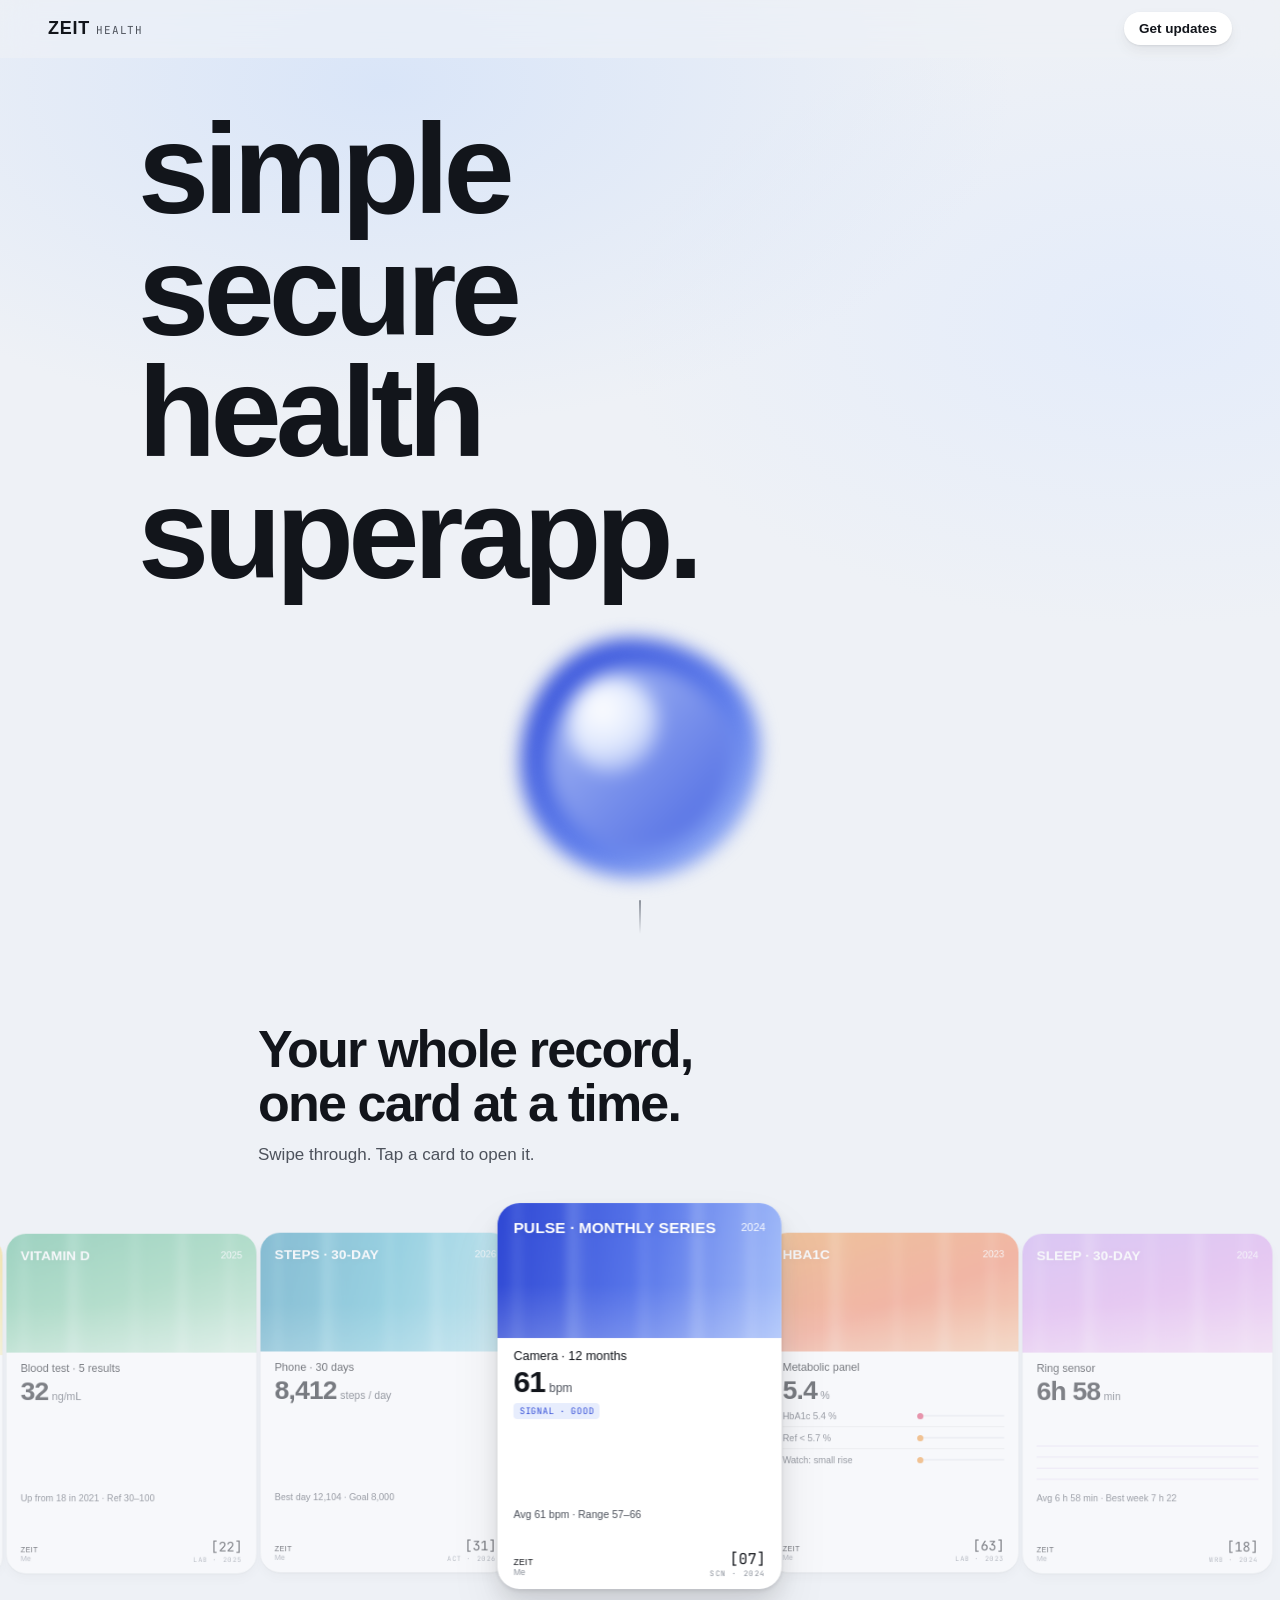
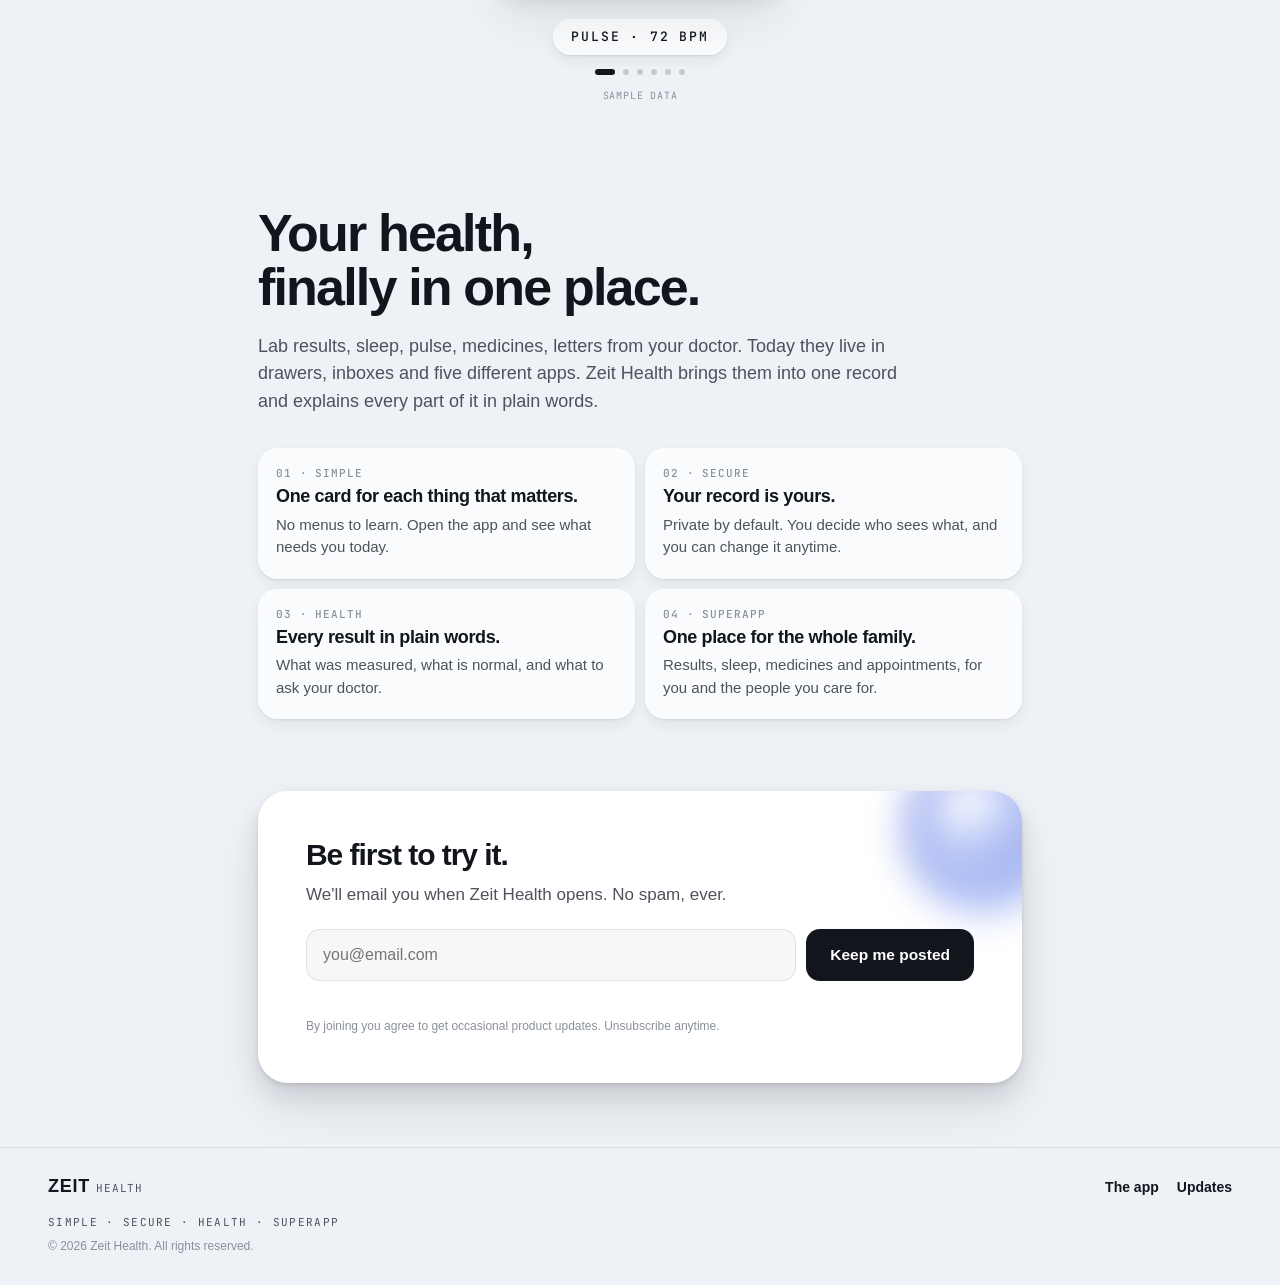
<file: zeit-health-v2.html>
<!doctype html>
<html lang="en">
<head>
  <meta charset="utf-8" />
  <meta name="viewport" content="width=device-width, initial-scale=1, viewport-fit=cover" />
  <title>Zeit Health — simple, secure health superapp</title>
  <meta name="description" content="Zeit Health keeps your results, sleep, pulse and medicines in one calm record. Simple, secure, made for the whole family." />
  <meta name="theme-color" content="#eef1f6" />
  <link rel="icon" href="[data-uri]" type="image/svg+xml" />
  <link rel="preconnect" href="https://fonts.googleapis.com" />
  <link rel="preconnect" href="https://fonts.gstatic.com" crossorigin />
  <link rel="stylesheet" href="https://fonts.googleapis.com/css2?family=JetBrains+Mono:wght@400;500;600&display=swap" />
  <style>
/* Zeit Health — website v2.
   Base: the current app (zeit-mvp): pale blue-grey ground with a blue wash, frosted white
   surfaces, tight bold headlines, the liquid blue orb.
   Cards: the company CI: a vivid colour field with soft light streaks on top, a white data
   half below, mono labels, ZEIT / Me and a bracketed index at the foot.
   Mobile first at 375px. */

:root {
  /* ground + surfaces (app: styles.css material ladder) */
  --ground: #eef1f6;
  --wash: #d9e5f8;
  --surface: #ffffff;
  --surface-2: #f6f7f9;
  --frost: rgba(255, 255, 255, 0.72);
  --ink: #12151b;
  --ink-2: #4d525c;
  --ink-3: #8a909a;
  --hairline: rgba(20, 23, 28, 0.09);
  --blue: #3550d8;
  --blue-2: #8fb0f5;
  --danger: #b4231f;
  /* elevation (app: --e1 / --e2 / --e3) */
  --e1: 0 1px 2px rgba(12, 14, 18, 0.08), 0 6px 14px rgba(12, 14, 18, 0.06);
  --e2: 0 2px 4px rgba(12, 14, 18, 0.10), 0 12px 24px rgba(12, 14, 18, 0.10), 0 28px 52px rgba(12, 14, 18, 0.08);
  --e3: 0 -1px 3px rgba(12, 14, 18, 0.10), 0 -12px 30px rgba(12, 14, 18, 0.16), 0 -30px 70px rgba(12, 14, 18, 0.12);
  --lit-top: inset 0 1px 0 rgba(255, 255, 255, 0.7);
  --radius-row: 14px;
  --radius-card: 26px;
  --radius-surface: 30px;
  --page-pad: 22px;
  --font: -apple-system, BlinkMacSystemFont, 'SF Pro Display', 'Segoe UI', Roboto, 'Helvetica Neue', Arial, sans-serif;
  --mono: 'JetBrains Mono', ui-monospace, 'SF Mono', Menlo, Consolas, monospace;
  --track-display: -0.045em;
}

* { box-sizing: border-box; -webkit-tap-highlight-color: transparent; }
html { scroll-behavior: smooth; }
html, body { margin: 0; overflow-x: hidden; }
body {
  font-family: var(--font);
  color: var(--ink);
  background: var(--ground);
  -webkit-font-smoothing: antialiased;
}
a { color: inherit; }
button { font-family: inherit; cursor: pointer; border: none; background: none; color: inherit; }
.pad { padding-left: var(--page-pad); padding-right: var(--page-pad); }
.mono { font-family: var(--mono); }
.sr-only { position: absolute; width: 1px; height: 1px; overflow: hidden; clip: rect(0 0 0 0); white-space: nowrap; }
:focus-visible { outline: 2px solid var(--blue); outline-offset: 3px; }

/* the app's blue wash, top of the page */
body::before {
  content: ""; position: absolute; inset: 0 0 auto 0; height: 120vh; z-index: -1; pointer-events: none;
  background:
    radial-gradient(70% 45% at 30% 8%, var(--wash) 0%, transparent 70%),
    radial-gradient(60% 40% at 90% 30%, #e4ecfa 0%, transparent 70%);
}

/* ---- top bar ---- */
.topbar {
  position: fixed; inset: 0 0 auto 0; z-index: 20;
  display: flex; align-items: center; justify-content: space-between;
  padding: 12px var(--page-pad);
  padding-top: max(12px, env(safe-area-inset-top));
  background: rgba(238, 241, 246, 0.7);
  -webkit-backdrop-filter: saturate(1.4) blur(16px);
  backdrop-filter: saturate(1.4) blur(16px);
  border-bottom: 1px solid transparent;
  transition: border-color .2s ease, background .2s ease;
}
.topbar.scrolled { border-bottom-color: var(--hairline); background: rgba(255, 255, 255, 0.72); }
.brand { display: inline-flex; align-items: baseline; gap: 6px; text-decoration: none; }
.brand-word { font-weight: 800; font-size: 18px; letter-spacing: 0.04em; }
.brand-sub { font-family: var(--mono); font-size: 11px; letter-spacing: 0.08em; text-transform: uppercase; color: var(--ink-2); }
.topbar-cta {
  font-size: 13.5px; font-weight: 600; text-decoration: none;
  padding: 9px 15px; border-radius: 999px; background: var(--surface); box-shadow: var(--e1), var(--lit-top);
}

/* ---- 1 · hero ---- */
.hero {
  min-height: 0;
  display: flex; flex-direction: column;
  padding: 108px var(--page-pad) 88px;
  position: relative;
}
.hero-words {
  margin: 0; display: flex; flex-direction: column;
  font-size: clamp(54px, 17.5vw, 128px); font-weight: 800;
  line-height: 0.95; letter-spacing: var(--track-display);
}
.hero-words .w { display: block; will-change: transform, opacity, filter; }
.js .hero-words .w { opacity: 0; transform: translateY(12px); filter: blur(4px); }

/* the orb (app: ui/Orb.jsx + the Home screenshot): soft, blurred, slowly morphing */
.hero-orb, .optin-orb { position: relative; width: 168px; height: 168px; margin: auto auto 0; filter: blur(9px); }
.hero-orb { margin-top: 44px; }
.orb-blob {
  position: absolute; border-radius: 46% 54% 52% 48% / 52% 46% 54% 48%;
  animation: orbMorph 14s ease-in-out infinite;
}
.orb-blob.b1 { inset: 0; background: linear-gradient(135deg, #2f49d6 0%, #5c7bea 55%, #9db7f6 100%); }
.orb-blob.b2 { inset: 12%; background: linear-gradient(315deg, #3c59de 0%, #c9d8fb 100%); opacity: .8; animation-duration: 17s; animation-delay: -4s; animation-direction: reverse; }
.orb-blob.b3 { inset: 16% 42% 44% 20%; background: radial-gradient(circle at 38% 34%, #ffffff 0%, #dfe8fd 45%, rgba(160, 185, 245, 0) 100%); animation-duration: 11s; animation-delay: -7s; }
@keyframes orbMorph {
  0%, 100% { border-radius: 46% 54% 52% 48% / 52% 46% 54% 48%; transform: rotate(0deg) scale(1); }
  33% { border-radius: 58% 42% 45% 55% / 48% 58% 42% 52%; transform: rotate(7deg) scale(1.04); }
  66% { border-radius: 44% 56% 58% 42% / 56% 44% 52% 48%; transform: rotate(-6deg) scale(0.97); }
}
.js .hero-orb { opacity: 0; transform: scale(.9); transition: opacity .9s ease .45s, transform 1.1s cubic-bezier(.16,.84,.24,1) .45s; }
.js .hero-orb.in { opacity: 1; transform: none; }

.scroll-cue {
  position: absolute; left: 50%; bottom: 18px; transform: translateX(-50%);
  width: 44px; height: 48px; display: flex; justify-content: center;
}
.cue-line { width: 1.5px; height: 34px; background: linear-gradient(var(--ink-3), transparent); border-radius: 1px; animation: cue 1.8s ease-in-out infinite; transform-origin: top; }
@keyframes cue { 0% { transform: scaleY(0); opacity: 0; } 30% { opacity: 1; } 100% { transform: scaleY(1); opacity: 0; } }

/* ---- shared section type ---- */
.sec-h { margin: 0; font-size: 34px; line-height: 1.04; font-weight: 800; letter-spacing: -0.035em; text-wrap: balance; }
.sec-sub { margin: 12px 0 0; font-size: 17px; line-height: 1.45; color: var(--ink-2); }
.mono-k { font-family: var(--mono); font-size: 11px; font-weight: 500; letter-spacing: 0.08em; text-transform: uppercase; color: var(--ink-3); }

/* ---- 2 · the card rail (app: CardRail.jsx, motion.js CARD) ---- */
.cards { padding: 56px 0 40px; overflow: hidden; }
.rail {
  --cw: min(64vw, 284px);
  position: relative; height: calc(var(--cw) * 1.36 + 30px); margin-top: 30px;
  user-select: none; -webkit-user-select: none; touch-action: pan-y;
}
.zc {
  position: absolute; top: 6px; left: 50%; width: var(--cw); margin-left: calc(var(--cw) / -2);
  will-change: transform, opacity; opacity: 0; cursor: pointer; outline: none;
}
.zc:focus-visible .zc-face { box-shadow: 0 0 0 3px var(--blue-2), var(--e2); }

/* ---- the CI card face ---- */
.zc-face {
  height: calc(var(--cw) * 1.36);
  border-radius: 22px; overflow: hidden; position: relative;
  background: var(--surface);
  box-shadow: var(--e1), var(--lit-top);
  display: flex; flex-direction: column;
  transition: box-shadow .3s ease;
}
.zc.hi .zc-face { box-shadow: var(--e2), var(--lit-top); }

.zc-field {
  position: relative; flex: none; height: 35%;
  background: var(--g);
  color: #fff; overflow: hidden;
}
/* soft vertical light streaks, drifting slowly: the CI's signature texture */
.streaks {
  position: absolute; inset: -10% -20%; pointer-events: none; mix-blend-mode: soft-light;
  background: linear-gradient(90deg,
    transparent 4%, rgba(255,255,255,.55) 6%, transparent 9%,
    transparent 17%, rgba(255,255,255,.35) 19.5%, transparent 21%,
    transparent 31%, rgba(255,255,255,.6) 33%, rgba(255,255,255,.2) 35%, transparent 38%,
    transparent 49%, rgba(255,255,255,.3) 51%, transparent 53%,
    transparent 62%, rgba(255,255,255,.5) 64.5%, transparent 67%,
    transparent 76%, rgba(255,255,255,.35) 78%, transparent 80%,
    transparent 88%, rgba(255,255,255,.55) 91%, transparent 94%);
  filter: blur(5px);
  animation: drift 18s ease-in-out infinite alternate;
}
.zc-field::after {
  content: ""; position: absolute; inset: auto 0 0 0; height: 40%;
  background: linear-gradient(to bottom, transparent, rgba(255,255,255,.18));
}
@keyframes drift { from { transform: translateX(-4%); } to { transform: translateX(4%); } }
.zc-head { position: relative; z-index: 1; display: flex; justify-content: space-between; align-items: flex-start; gap: 10px; padding: 16px 16px 0; }
.zc-title { font-size: 15.5px; font-weight: 600; line-height: 1.12; letter-spacing: 0.005em; text-transform: uppercase; text-shadow: 0 1px 8px rgba(0,0,0,.08); }
.zc-year { font-size: 11px; font-weight: 500; opacity: .92; padding-top: 2px; }

.zc-body { flex: 1; display: flex; flex-direction: column; padding: 11px 16px 12px; min-height: 0; }
.zc-label { font-size: 12.5px; color: var(--ink); }
.zc-hero { display: flex; align-items: baseline; gap: 4px; margin-top: 4px; }
.zc-num { font-size: 30px; font-weight: 600; letter-spacing: -0.03em; line-height: 1; font-variant-numeric: tabular-nums; }
.zc-unit { font-size: 12px; color: var(--ink-2); }
.zc-rx { font-family: Georgia, 'Times New Roman', serif; font-style: italic; font-size: 34px; line-height: 1; background: linear-gradient(135deg, #f0a64a, #f5c766); -webkit-background-clip: text; background-clip: text; color: transparent; }
.zc-tag { display: inline-block; margin-top: 6px; font-family: var(--mono); font-size: 9px; letter-spacing: 0.08em; padding: 2px 6px; border-radius: 4px; color: var(--blue); background: #e7edfd; align-self: flex-start; }
.zc-viz { margin-top: auto; padding-top: 4px; }
.zc-viz svg { display: block; width: 100%; height: auto; overflow: visible; }
.zc-rows { display: flex; flex-direction: column; gap: 6px; margin-top: 8px; }
.zc-row { display: flex; align-items: center; gap: 8px; font-size: 10.5px; color: var(--ink-2); border-top: 1px solid var(--hairline); padding-top: 6px; }
.zc-row:first-child { border-top: 0; padding-top: 0; }
.zc-row .lab { flex: 1; min-width: 0; white-space: nowrap; overflow: hidden; text-overflow: ellipsis; }
.zc-row .track { position: relative; width: 38%; height: 2px; background: #eceef2; border-radius: 1px; }
.zc-row .track i { left: 0; transition: left .9s cubic-bezier(.16,.84,.24,1) .15s; position: absolute; top: 50%; width: 7px; height: 7px; margin: -3.5px 0 0 -3.5px; border-radius: 50%; background: var(--dot, #f08a5d); }
.live .track i { left: var(--x); }
.zc-row .dots { font-size: 9px; letter-spacing: 2px; color: var(--ink); }
.zc-row .pill-i { width: 14px; height: 7px; border-radius: 4px; background: linear-gradient(90deg, var(--pa, #f2b6c4) 50%, #fff 50%); box-shadow: inset 0 0 0 1px rgba(0,0,0,.08); transform: rotate(-30deg); flex: none; }
.zc-sub { font-size: 10.5px; line-height: 1.4; color: var(--ink-2); margin-top: 4px; }
.zc-foot { flex: none; display: flex; justify-content: space-between; align-items: flex-end; margin-top: auto; padding-top: 8px; }
.zc-me { font-size: 8.5px; line-height: 1.2; letter-spacing: 0.04em; color: var(--ink); }
.zc-me span { display: block; color: var(--ink-3); letter-spacing: 0; }
.zc-idx { text-align: right; font-family: var(--mono); font-size: 15px; line-height: 1; color: var(--ink); }
.zc-idx span { display: block; font-size: 7.5px; letter-spacing: 0.08em; color: var(--ink-3); margin-top: 3px; }

/* chart drawing: a line draws itself when its card arrives in the centre */
.draw { stroke-dasharray: var(--len, 600); stroke-dashoffset: var(--len, 600); }
.live .draw { stroke-dashoffset: 0; transition: stroke-dashoffset 1.1s cubic-bezier(.16,.84,.24,1) .1s; }
.pop { opacity: 0; transform: scale(.6); transform-box: fill-box; transform-origin: center; }
.live .pop { opacity: 1; transform: none; transition: opacity .3s ease, transform .5s cubic-bezier(.34,1.56,.64,1); transition-delay: calc(var(--i, 0) * 28ms + 150ms); }

/* ---- under the rail ---- */
.rail-foot { display: flex; flex-direction: column; align-items: center; gap: 14px; margin-top: 6px; }
.mono-pill {
  font-family: var(--mono); font-size: 13px; font-weight: 500; letter-spacing: 0.14em; text-transform: uppercase;
  padding: 9px 18px; border-radius: 999px; background: var(--frost); box-shadow: var(--e1), var(--lit-top);
  min-height: 36px; transition: opacity .2s ease;
}
.rail-dots { display: flex; gap: 8px; justify-content: center; }
.rail-dot { width: 6px; height: 6px; border-radius: 50%; background: rgba(20, 23, 28, 0.18); transition: all .25s ease; }
.rail-dot.on { background: var(--ink); width: 20px; border-radius: 3px; }
.sample-note { margin: 0; font-family: var(--mono); font-size: 10px; letter-spacing: 0.08em; text-transform: uppercase; color: var(--ink-3); }

/* ---- 3 · about ---- */
.about { padding-top: 64px; padding-bottom: 48px; }
.lede { margin: 18px 0 0; font-size: 18px; line-height: 1.55; color: var(--ink-2); max-width: 36em; }
.pillars { list-style: none; margin: 32px 0 0; padding: 0; display: grid; gap: 10px; }
.pillars li {
  display: flex; flex-direction: column; gap: 6px;
  padding: 18px 18px 20px; border-radius: 20px;
  background: var(--frost); box-shadow: var(--e1), var(--lit-top);
}
.pillars b { font-size: 18px; font-weight: 700; letter-spacing: -0.02em; line-height: 1.2; }
.pillars li > span:last-child { font-size: 15px; line-height: 1.5; color: var(--ink-2); }
.reveal { opacity: 0; transform: translateY(12px); filter: blur(4px); transition: opacity .6s cubic-bezier(.16,.84,.24,1), transform .6s cubic-bezier(.16,.84,.24,1), filter .6s ease; }
.reveal.in { opacity: 1; transform: none; filter: none; }

/* ---- 4 · opt-in ---- */
.updates { padding-top: 24px; padding-bottom: 64px; }
.optin {
  position: relative; overflow: hidden;
  padding: 30px 22px 26px; border-radius: var(--radius-surface);
  background: var(--surface); box-shadow: var(--e2), var(--lit-top);
}
.optin-orb { position: absolute; top: -48px; right: -52px; width: 170px; height: 170px; margin: 0; opacity: .55; filter: blur(18px); }
.optin > *:not(.optin-orb) { position: relative; }
.optin .sec-h { font-size: 30px; }
.optin-form { margin-top: 22px; display: flex; flex-direction: column; gap: 10px; }
.optin-form input {
  width: 100%; height: 52px; padding: 0 16px; border-radius: var(--radius-row);
  border: 1px solid var(--hairline); background: var(--surface-2);
  font: inherit; font-size: 16px; color: var(--ink); outline: none;
  transition: border-color .15s ease, box-shadow .15s ease, background .15s ease;
}
.optin-form input:focus { border-color: var(--blue); background: var(--surface); box-shadow: 0 0 0 3px rgba(53, 80, 216, 0.12); }
.optin-form input[aria-invalid="true"] { border-color: var(--danger); }
.optin-form button {
  height: 52px; border-radius: var(--radius-row); background: var(--ink); color: #fff;
  font-size: 15.5px; font-weight: 600;
  transition: transform .09s ease, opacity .15s ease;
}
.optin-form button:active { transform: scale(0.97); }
.optin-form button:disabled { opacity: .5; cursor: default; }
.optin-msg { margin: 12px 0 0; min-height: 1.4em; font-size: 14px; color: var(--ink); }
.optin-msg.err { color: var(--danger); }
.fine { margin: 4px 0 0; font-size: 12px; line-height: 1.5; color: var(--ink-3); }

/* ---- 5 · footer ---- */
.footer { padding-top: 28px; padding-bottom: max(32px, env(safe-area-inset-bottom)); border-top: 1px solid var(--hairline); }
.foot-top { display: flex; align-items: baseline; justify-content: space-between; gap: 16px; flex-wrap: wrap; }
.foot-links { display: flex; gap: 18px; }
.foot-links a { font-size: 14px; font-weight: 600; text-decoration: none; }
.foot-tag { margin: 18px 0 0; font-size: 11px; letter-spacing: 0.12em; color: var(--ink-2); }
.foot-legal { margin: 10px 0 0; font-size: 12px; color: var(--ink-3); }

/* ---- the opened card: rises from the bottom wearing the card's colour ---- */
.scrim { position: fixed; inset: 0; z-index: 40; background: rgba(12, 14, 18, 0.42); opacity: 0; }
.sheet {
  position: fixed; left: 0; right: 0; bottom: 0; z-index: 41;
  max-height: 88vh; overflow: auto; overscroll-behavior: contain;
  background: var(--surface); border-radius: var(--radius-surface) var(--radius-surface) 0 0;
  box-shadow: var(--e3);
  transform: translateY(105%);
  padding-bottom: env(safe-area-inset-bottom);
}
.sheet-veil { position: relative; height: 150px; background: var(--g); color: #fff; overflow: hidden; border-radius: var(--radius-surface) var(--radius-surface) 0 0; }
.sheet-veil::after { content: ""; position: absolute; inset: auto 0 0 0; height: 60%; background: linear-gradient(to bottom, transparent, var(--surface)); }
.grab { position: absolute; top: 9px; left: 50%; width: 38px; height: 4.5px; margin-left: -19px; border-radius: 3px; background: rgba(255,255,255,.7); z-index: 2; }
.sheet-close {
  position: absolute; top: 14px; right: 14px; z-index: 2; width: 34px; height: 34px; border-radius: 50%;
  background: rgba(255, 255, 255, 0.9); display: flex; align-items: center; justify-content: center; color: var(--ink);
}
.veil-head { position: relative; z-index: 1; display: flex; justify-content: space-between; padding: 26px 62px 0 var(--page-pad); }
.veil-title { font-size: 20px; font-weight: 600; text-transform: uppercase; line-height: 1.1; }
.veil-year { font-size: 12px; position: absolute; right: var(--page-pad); top: 64px; }
.sheet-body { padding: 0 var(--page-pad) 26px; margin-top: -24px; position: relative; z-index: 1; }
.sb-label { font-size: 14px; color: var(--ink-2); }
.sb-hero { display: flex; align-items: baseline; gap: 6px; margin-top: 4px; }
.sb-num { font-size: 52px; font-weight: 700; letter-spacing: -0.04em; line-height: 1; font-variant-numeric: tabular-nums; }
.sb-unit { font-size: 15px; color: var(--ink-2); }
.sb-viz { margin-top: 18px; padding: 14px; border-radius: 18px; background: var(--surface-2); }
.sb-viz svg { display: block; width: 100%; height: auto; overflow: visible; }
.sb-rows { list-style: none; margin: 14px 0 0; padding: 0; display: flex; flex-direction: column; }
.sb-rows li { display: flex; justify-content: space-between; gap: 12px; padding: 13px 2px; border-top: 1px solid var(--hairline); font-size: 15px; }
.sb-rows li span:last-child { font-family: var(--mono); font-size: 13px; color: var(--ink-2); text-align: right; }
.sb-plain { margin: 16px 0 0; padding: 14px 16px; border-radius: 16px; background: #eef3fe; font-size: 15px; line-height: 1.5; }
.sb-plain b { display: block; font-family: var(--mono); font-size: 10.5px; letter-spacing: 0.1em; text-transform: uppercase; color: var(--blue); margin-bottom: 4px; font-weight: 600; }
.sb-foot { margin: 16px 0 0; font-family: var(--mono); font-size: 10px; letter-spacing: 0.08em; text-transform: uppercase; color: var(--ink-3); text-align: center; }

/* ---- wider screens: same site, more air ---- */
@media (min-width: 720px) {
  :root { --page-pad: 48px; }
  .sec-h { font-size: 52px; }
  .about, .updates { max-width: 860px; margin: 0 auto; }
  .pillars { grid-template-columns: 1fr 1fr; }
  .optin { padding: 48px; }
  .optin-form { flex-direction: row; }
  .optin-form button { flex: none; padding: 0 24px; }
  .sheet { left: 50%; right: auto; width: 460px; margin-left: -230px; }
  .cards .pad { max-width: 860px; margin: 0 auto; }
  .hero { max-width: 1100px; margin: 0 auto; }
  .hero-orb { width: 240px; height: 240px; }
}

@media (prefers-reduced-motion: reduce) {
  html { scroll-behavior: auto; }
  .cue-line, .orb-blob, .streaks { animation: none; }
  .reveal, .js .hero-orb { opacity: 1; transform: none; filter: none; transition: none; }
  .draw { stroke-dashoffset: 0; }
  .zc-row .track i { left: var(--x); transition: none; }
  .pop { opacity: 1; transform: none; }
}

</style>
  <script>document.documentElement.classList.add('js')</script>
</head>
<body>

  <header class="topbar">
    <a class="brand" href="#top" aria-label="Zeit Health home">
      <span class="brand-word">ZEIT</span>
      <span class="brand-sub">Health</span>
    </a>
    <a class="topbar-cta" href="#updates">Get updates</a>
  </header>

  <main id="top">

    <!-- 1 · HERO: four words and the orb -->
    <section class="hero" aria-label="Zeit Health">
      <h1 class="hero-words">
        <span class="w">simple</span>
        <span class="w">secure</span>
        <span class="w">health</span>
        <span class="w">superapp.</span>
      </h1>
      <div class="hero-orb" aria-hidden="true">
        <span class="orb-blob b1"></span>
        <span class="orb-blob b2"></span>
        <span class="orb-blob b3"></span>
      </div>
      <a class="scroll-cue" href="#cards" aria-label="Scroll to the cards">
        <span class="cue-line" aria-hidden="true"></span>
      </a>
    </section>

    <!-- 2 · THE CARD SYSTEM -->
    <section class="cards" id="cards" aria-labelledby="cards-h">
      <div class="pad">
        <h2 id="cards-h" class="sec-h">Your whole record,<br />one card at a time.</h2>
        <p class="sec-sub">Swipe through. Tap a card to open it.</p>
      </div>
      <div class="rail" id="rail" role="group" aria-label="Health cards, use arrow keys to browse"></div>
      <div class="rail-foot">
        <span class="mono-pill" id="pill" aria-live="polite"></span>
        <div class="rail-dots" id="dots" aria-hidden="true"></div>
        <p class="sample-note">Sample data</p>
      </div>
    </section>

    <!-- 3 · ABOUT -->
    <section class="about pad" aria-labelledby="about-h">
      <h2 id="about-h" class="sec-h">Your health,<br />finally in one place.</h2>
      <p class="lede">
        Lab results, sleep, pulse, medicines, letters from your doctor. Today they live in
        drawers, inboxes and five different apps. Zeit Health brings them into one record
        and explains every part of it in plain words.
      </p>

      <ul class="pillars">
        <li>
          <span class="mono-k">01 · Simple</span>
          <b>One card for each thing that matters.</b>
          <span>No menus to learn. Open the app and see what needs you today.</span>
        </li>
        <li>
          <span class="mono-k">02 · Secure</span>
          <b>Your record is yours.</b>
          <span>Private by default. You decide who sees what, and you can change it anytime.</span>
        </li>
        <li>
          <span class="mono-k">03 · Health</span>
          <b>Every result in plain words.</b>
          <span>What was measured, what is normal, and what to ask your doctor.</span>
        </li>
        <li>
          <span class="mono-k">04 · Superapp</span>
          <b>One place for the whole family.</b>
          <span>Results, sleep, medicines and appointments, for you and the people you care for.</span>
        </li>
      </ul>
    </section>

    <!-- 4 · OPT-IN -->
    <section class="updates pad" id="updates" aria-labelledby="updates-h">
      <div class="optin">
        <div class="optin-orb" aria-hidden="true">
          <span class="orb-blob b1"></span>
          <span class="orb-blob b2"></span>
          <span class="orb-blob b3"></span>
        </div>
        <h2 id="updates-h" class="sec-h">Be first to try it.</h2>
        <p class="sec-sub">We'll email you when Zeit Health opens. No spam, ever.</p>
        <form class="optin-form" id="optin" novalidate>
          <label class="sr-only" for="email">Email address</label>
          <input id="email" name="email" type="email" inputmode="email" autocomplete="email"
                 placeholder="you@email.com" required />
          <button type="submit">Keep me posted</button>
        </form>
        <p class="optin-msg" id="optin-msg" role="status" aria-live="polite"></p>
        <p class="fine">By joining you agree to get occasional product updates. Unsubscribe anytime.</p>
      </div>
    </section>

  </main>

  <!-- 5 · FOOTER -->
  <footer class="footer pad">
    <div class="foot-top">
      <span class="brand"><span class="brand-word">ZEIT</span><span class="brand-sub">Health</span></span>
      <nav class="foot-links" aria-label="Footer">
        <a href="#cards">The app</a>
        <a href="#updates">Updates</a>
      </nav>
    </div>
    <p class="foot-tag mono">SIMPLE · SECURE · HEALTH · SUPERAPP</p>
    <p class="foot-legal">© <span id="year">2026</span> Zeit Health. All rights reserved.</p>
  </footer>

  <!-- the opened card: rises from the bottom wearing the card's colour -->
  <div class="scrim" id="scrim" hidden></div>
  <div class="sheet" id="sheet" role="dialog" aria-modal="true" aria-labelledby="sheet-title" hidden>
    <div class="sheet-veil" id="sheet-veil">
      <span class="streaks" aria-hidden="true"></span>
      <div class="grab" aria-hidden="true"></div>
      <button class="sheet-close" id="sheet-close" aria-label="Close card">
        <svg viewBox="0 0 24 24" width="18" height="18" fill="none" stroke="currentColor" stroke-width="2" stroke-linecap="round"><path d="M6 6l12 12M18 6L6 18"/></svg>
      </button>
      <div class="veil-head">
        <span class="veil-title" id="sheet-title"></span>
        <span class="veil-year" id="sheet-year"></span>
      </div>
    </div>
    <div class="sheet-body" id="sheet-body"></div>
  </div>

  <script>
/* Zeit Health — website v2.
   Motion numbers come from the app (zeit-mvp/src/motion.js): the rail spring, the off-centre
   scale/opacity/drop, the -30px tuck, the 3.1-step entry sweep, the press, the sheet rise and
   the greeting's blur-in. The rail itself is a plain-JS port; no framework, no build step. */

;(() => {
  const reduce = window.matchMedia('(prefers-reduced-motion: reduce)').matches

  // ---- Sign-up endpoint ------------------------------------------------------------------
  // Paste a form endpoint here (Formspree, Supabase function, Mailchimp, etc.). It receives a
  // JSON POST: { email, source }. Left empty, the form validates and thanks the visitor, but
  // NOTHING IS SAVED. Wire this before launch.
  const OPTIN_ENDPOINT = ''

  // ---- Springs (app: src/motion.js, named by job) ----------------------------------------
  const SPRING = { k: 380, c: 34, m: 1 }      // the rail's own move
  const SETTLE = { k: 320, c: 36, m: 1 }      // springSoft: arrivals
  const PRESS = { k: 500, c: 30, m: 1 }       // springPress
  const RISE = { k: 480, c: 44, m: 0.9 }      // springSheet: the sheet rise
  const CARD = { off: 0.88, offOpacity: 0.55, offDrop: 6, gap: -30, sweep: 3.1, press: 0.97, pressOff: 0.84 }
  const STAGGER = { greeting: 0.07, rail: 0.05 }
  const ENTER = { y: 12, blur: 4 }, ENTER_RAIL = { y: 26 }

  class Spring {
    constructor(value, cfg = SETTLE) { this.x = value; this.v = 0; this.to = value; this.cfg = cfg }
    set(to, delay = 0) {
      clearTimeout(this.t)
      if (reduce) { this.jump(to); return }
      if (delay > 0) this.t = setTimeout(() => { this.to = to; loop.wake() }, delay * 1000)
      else this.to = to
    }
    jump(to) { clearTimeout(this.t); this.x = to; this.to = to; this.v = 0 }
    step(dt) {
      const { k, c, m } = this.cfg
      this.v += ((-k * (this.x - this.to) - c * this.v) / m) * dt
      this.x += this.v * dt
    }
    get rest() { return Math.abs(this.x - this.to) < 0.005 && Math.abs(this.v) < 0.01 }
  }

  // one animation loop for the page; it sleeps when every spring is at rest
  const loop = (() => {
    const jobs = new Set()
    let raf = 0, last = 0
    function frame(t) {
      const dt = Math.min(0.05, (t - last) / 1000 || 0.016)
      last = t
      let busy = false
      jobs.forEach((job) => { if (job(dt)) busy = true })
      raf = busy ? requestAnimationFrame(frame) : 0
    }
    return {
      add(job) { jobs.add(job); this.wake() },
      wake() { if (!raf) { last = performance.now(); raf = requestAnimationFrame(frame) } },
    }
  })()

  function stepAll(springs, dt) {
    let busy = false
    const sub = 4, h = dt / sub
    for (const s of springs) {
      if (s.rest) { s.x = s.to; s.v = 0; continue }
      for (let i = 0; i < sub; i++) s.step(h)
      busy = true
    }
    return busy
  }
  const clamp01 = (v) => Math.max(0, Math.min(1, v))

  // ---- Charts (small SVGs, drawn in the CI's thin-line style) ----------------------------
  const pulsePath = () => {
    let d = 'M0 30', x = 0
    for (let b = 0; b < 5; b++) {
      d += ` L${x + 14} 30 L${x + 17} 26 L${x + 20} 30 L${x + 24} 30 L${x + 27} 8 L${x + 31} 40 L${x + 34} 30`
      x += 40
    }
    return d
  }
  const VIZ = {
    pulse: (big) => `<svg viewBox="0 0 200 46" aria-hidden="true"><path class="draw" d="${pulsePath()}" fill="none" stroke="#3550d8" stroke-width="${big ? 1.4 : 1.7}" stroke-linejoin="round" stroke-linecap="round"/></svg>`,
    sleep: (big) => {
      const lv = [1, 2, 3, 2, 3, 1, 0, 2, 3, 2, 1, 2, 3, 3, 1, 0, 2, 1], w = 200 / lv.length
      let d = `M0 ${8 + lv[0] * 10}`
      lv.forEach((l, i) => { d += ` H${(i * w).toFixed(1)} V${8 + l * 10} H${((i + 1) * w).toFixed(1)}` })
      const rem = lv.map((l, i) => l === 0 ? `<rect class="pop" style="--i:${i}" x="${(i * w + 1).toFixed(1)}" y="6" width="${(w - 2).toFixed(1)}" height="4" rx="2" fill="#f19a5a"/>` : '').join('')
      return `<svg viewBox="0 0 200 46" aria-hidden="true"><g stroke="#ece3f6" stroke-width="1">${[8, 18, 28, 38].map((y) => `<line x1="0" x2="200" y1="${y}" y2="${y}"/>`).join('')}</g><path class="draw" d="${d}" fill="none" stroke="#c77fe6" stroke-width="${big ? 1.6 : 2}"/>${rem}</svg>`
    },
    bars: (vals, color, big) => {
      const max = Math.max(...vals), w = 200 / vals.length
      return `<svg viewBox="0 0 200 46" aria-hidden="true">${vals.map((v, i) => {
        const h = Math.max(3, (v / max) * 40)
        return `<rect class="pop" style="--i:${i}" x="${(i * w + w * 0.18).toFixed(1)}" y="${(44 - h).toFixed(1)}" width="${(w * 0.64).toFixed(1)}" height="${h.toFixed(1)}" rx="${big ? 3 : 2}" fill="${color}" opacity="${i === vals.length - 1 ? 1 : 0.45}"/>`
      }).join('')}</svg>`
    },
  }

  // ---- The cards (CI: colour field + white data half) ------------------------------------
  // Sample values only. They are labelled as sample data under the rail and in every sheet.
  const CARDS = [
    {
      id: 'pulse', title: 'Pulse · Monthly series', year: '2024', pill: 'Pulse · 72 bpm',
      g: 'linear-gradient(100deg, #2f48d4 0%, #5876ea 50%, #a8c1fa 100%)',
      label: 'Camera · 12 months', num: 61, unit: 'bpm', tag: 'SIGNAL · GOOD',
      viz: () => VIZ.pulse(), sub: 'Avg 61 bpm · Range 57–66',
      idx: '07', code: 'SCN · 2024',
      rows: [['Resting average', '61 bpm'], ['Range', '57–66 bpm'], ['Readings', '12 months'], ['Source', 'Phone camera']],
      plain: 'Your resting pulse has been steady all year and sits in a normal range for adults.',
    },
    {
      id: 'hba1c', title: 'HbA1c', year: '2023', pill: 'Blood result',
      g: 'linear-gradient(160deg, #ee9a4c 0%, #f4835f 55%, #f8b98c 100%)',
      label: 'Metabolic panel', num: 5.4, dec: 1, unit: '%',
      track: [['HbA1c 5.4 %', 62, '#e2456b'], ['Ref < 5.7 %', 66, '#f39a3c'], ['Watch: small rise', 58, '#f39a3c']],
      idx: '63', code: 'LAB · 2023',
      rows: [['HbA1c', '5.4 %'], ['Reference', 'below 5.7 %'], ['Last test', 'Mar 2023'], ['Trend', 'small rise']],
      plain: 'This shows your average blood sugar over about three months. 5.4 % is in the normal range.',
    },
    {
      id: 'sleep', title: 'Sleep · 30-day', year: '2024', pill: 'Sleep · 6 h 41',
      g: 'linear-gradient(165deg, #c59ff0 0%, #dda2ee 50%, #f2c9f1 100%)',
      label: 'Ring sensor', numText: '6h 58', unit: 'min',
      viz: () => VIZ.sleep(), sub: 'Avg 6 h 58 min · Best week 7 h 22',
      idx: '18', code: 'WRB · 2024',
      rows: [['Average night', '6 h 58 min'], ['Best week', '7 h 22 min'], ['Last night', '6 h 41 min'], ['Source', 'Smart ring']],
      plain: 'You are sleeping a little under seven hours on most nights. Your best week was in early spring.',
    },
    {
      id: 'folic', title: 'Folic acid 400 mg', year: '2021', pill: 'Medication',
      g: 'linear-gradient(170deg, #f7c46a 0%, #f9d86a 45%, #fbeca3 100%)',
      label: 'Daily', rx: true, unit: '400 µg',
      meds: [['400 µg', '●○○', '#f2b6c4'], ['With breakfast', '●●○', '#f6cf6a'], ['Paused 2022-06', '●○○', '#f6cf6a']],
      idx: '48', code: 'RX · 2021',
      rows: [['Dose', '400 µg daily'], ['When', 'with breakfast'], ['Started', '2021'], ['Status', 'paused 2022-06']],
      plain: 'A daily vitamin often taken before and during pregnancy. You paused it in June 2022.',
    },
    {
      id: 'vitd', title: 'Vitamin D', year: '2025', pill: 'Vitamin D · 32',
      g: 'linear-gradient(160deg, #4fb48c 0%, #7ccba3 50%, #c4ead2 100%)',
      label: 'Blood test · 5 results', num: 32, unit: 'ng/mL',
      viz: () => VIZ.bars([18, 21, 24, 27, 29, 32], '#3e9e78'), sub: 'Up from 18 in 2021 · Ref 30–100',
      idx: '22', code: 'LAB · 2025',
      rows: [['Latest', '32 ng/mL'], ['Reference', '30–100 ng/mL'], ['First result', '18 ng/mL · 2021'], ['Results', '5']],
      plain: 'Your vitamin D has climbed back into the normal range over the last four years.',
    },
    {
      id: 'steps', title: 'Steps · 30-day', year: '2026', pill: 'Steps · 8.4k',
      g: 'linear-gradient(105deg, #2d8fb3 0%, #4fb6cf 50%, #a6e0ec 100%)',
      label: 'Phone · 30 days', num: 8412, unit: 'steps / day',
      viz: () => VIZ.bars([6, 9, 7, 8, 11, 5, 9, 10, 8, 7, 12, 9, 8, 10], '#2d8fb3'), sub: 'Best day 12,104 · Goal 8,000',
      idx: '31', code: 'ACT · 2026',
      rows: [['Daily average', '8,412'], ['Best day', '12,104'], ['Goal', '8,000'], ['Source', 'Phone']],
      plain: 'You beat your daily goal on most days this month.',
    },
  ]

  const fmt = (c, v) => c.dec ? v.toFixed(c.dec) : Math.round(v).toLocaleString('en-US')

  function heroHTML(c, big) {
    const cls = big ? 'sb' : 'zc'
    if (c.rx) return `<div class="${cls}-hero"><span class="zc-rx">Rx</span><span class="${cls}-unit" style="margin-left:auto">${c.unit}</span></div>`
    const val = c.numText ? c.numText : fmt(c, c.num)
    return `<div class="${cls}-hero"><span class="${cls}-num"${c.num != null ? ` data-v="${c.num}"` : ''}>${val}</span><span class="${cls}-unit">${c.unit}</span></div>`
  }

  function faceHTML(c) {
    let mid = ''
    if (c.track) mid = `<div class="zc-rows">${c.track.map(([l, x, col]) => `<div class="zc-row"><span class="lab">${l}</span><span class="track"><i style="--x:${x}%;--dot:${col}"></i></span></div>`).join('')}</div>`
    else if (c.meds) mid = `<div class="zc-rows">${c.meds.map(([l, d, col]) => `<div class="zc-row"><span class="pill-i" style="--pa:${col}"></span><span class="lab">${l}</span><span class="dots">${d}</span></div>`).join('')}</div>`
    else mid = `${c.tag ? `<span class="zc-tag">${c.tag}</span>` : ''}<div class="zc-viz">${c.viz()}</div><div class="zc-sub">${c.sub}</div>`
    return `<div class="zc-face" style="--g:${c.g}">` +
      `<div class="zc-field"><span class="streaks" aria-hidden="true"></span><div class="zc-head"><span class="zc-title">${c.title}</span><span class="zc-year">${c.year}</span></div></div>` +
      `<div class="zc-body"><span class="zc-label">${c.label}</span>${heroHTML(c)}${mid}` +
      `<div class="zc-foot"><span class="zc-me">ZEIT<span>Me</span></span><span class="zc-idx">[${c.idx}]<span>${c.code}</span></span></div></div>` +
      `</div>`
  }

  // ---- Hero: words arrive into focus, then the orb ---------------------------------------
  const words = [...document.querySelectorAll('.hero-words .w')].map((el, i) => {
    const o = new Spring(0, SETTLE)
    o.set(1, 0.12 + i * STAGGER.greeting)
    return { el, o }
  })
  loop.add((dt) => {
    const busy = stepAll(words.map((w) => w.o), dt)
    for (const w of words) {
      const p = w.o.x
      w.el.style.transform = `translateY(${(1 - p) * ENTER.y}px)`
      w.el.style.opacity = clamp01(p)
      w.el.style.filter = p > 0.995 ? 'none' : `blur(${Math.max(0, (1 - p) * ENTER.blur).toFixed(2)}px)`
    }
    return busy
  })
  requestAnimationFrame(() => document.querySelector('.hero-orb').classList.add('in'))

  // ---- The rail (app: CardRail.jsx + motion.js CARD) -------------------------------------
  const rail = document.getElementById('rail')
  const dotsEl = document.getElementById('dots')
  const pill = document.getElementById('pill')
  const n = CARDS.length
  const PAINT = 1, SWEEP_WIN = 3, SWEEP_MS = 760

  let focus = 0, revealed = false, sweeping = false, guide = 0, drag = null, cw = 240
  const step = () => cw + CARD.gap

  const els = CARDS.map((c, i) => {
    const el = document.createElement('div')
    el.className = 'zc'
    el.setAttribute('role', 'button')
    el.dataset.i = i
    el.innerHTML = faceHTML(c)
    rail.appendChild(el)
    // a drawn line needs its own length to draw from zero
    el.querySelectorAll('.draw').forEach((p) => p.style.setProperty('--len', Math.ceil(p.getTotalLength())))
    const dot = document.createElement('span')
    dot.className = 'rail-dot'
    dotsEl.appendChild(dot)
    return {
      el, dot, c, drawn: false,
      x: new Spring(0, SPRING), y: new Spring(ENTER_RAIL.y, SPRING), s: new Spring(CARD.off, SPRING), o: new Spring(0, SPRING),
      p: new Spring(1, PRESS),
    }
  })
  const measure = () => { cw = els[0].el.offsetWidth || 240 }
  measure()

  const delta = (i) => { const raw = i - focus; return raw - n * Math.round(raw / n) }

  function layout({ entering = false, snapHidden = true } = {}) {
    els.forEach((k, i) => {
      const d = delta(i), ad = Math.abs(d), centred = d === 0
      const win = sweeping ? SWEEP_WIN : PAINT
      const tx = d * step() + guide
      const delay = entering ? 0.16 + STAGGER.rail * Math.min(3, ad) : 0
      const opacity = !revealed ? 0 : centred ? 1 : ad <= win ? CARD.offOpacity : 0
      // a card nobody can see now or next step does not need a spring
      if (snapHidden && ad > win + 1) { k.x.jump(tx); k.o.jump(opacity) }
      else { k.x.set(tx); k.o.set(opacity, delay) }
      k.y.set(revealed ? (centred ? 0 : CARD.offDrop) : ENTER_RAIL.y, delay)
      k.s.set(centred ? 1 : CARD.off, delay)

      const visible = revealed && ad <= 1
      k.el.classList.toggle('hi', centred)
      k.el.style.zIndex = 10 - ad
      k.el.style.pointerEvents = visible ? 'auto' : 'none'
      k.el.tabIndex = centred ? 0 : -1
      k.el.setAttribute('aria-hidden', ad <= 1 ? 'false' : 'true')
      k.el.setAttribute('aria-label', 'Open ' + k.c.title + ' card')
      k.dot.classList.toggle('on', centred)
    })
    loop.wake()
  }

  loop.add((dt) => {
    const busy = stepAll(els.flatMap((k) => [k.x, k.y, k.s, k.o, k.p]), dt)
    const dx = drag ? drag.dx : 0
    for (const k of els) {
      k.el.style.transform = `translate3d(${k.x.x + dx}px, ${k.y.x}px, 0) scale(${k.s.x * k.p.x})`
      k.el.style.opacity = clamp01(k.o.x)
    }
    return busy || !!drag
  })

  // the centred card comes alive: its line draws and its number counts up, once
  function wake(k) {
    if (k.drawn || !revealed) return
    k.drawn = true
    k.el.classList.add('live')
    const num = k.el.querySelector('.zc-num[data-v]')
    if (!num || reduce) return
    const to = +num.dataset.v, t0 = performance.now(), dur = 900
    const tick = (t) => {
      const p = Math.min(1, (t - t0) / dur), e = 1 - Math.pow(1 - p, 3)
      num.textContent = fmt(k.c, to * e)
      if (p < 1) requestAnimationFrame(tick)
    }
    requestAnimationFrame(tick)
  }

  let pillTimer = 0
  function setPill(text) {
    clearTimeout(pillTimer)
    if (reduce || !pill.textContent) { pill.textContent = text; return }
    pill.style.opacity = 0
    pillTimer = setTimeout(() => { pill.textContent = text; pill.style.opacity = 1 }, 160)
  }

  function setFocus(i, moveDomFocus) {
    focus = (i + n) % n
    layout()
    setPill(CARDS[focus].pill)
    setTimeout(() => wake(els[focus]), 180)
    if (moveDomFocus) els[focus].el.focus({ preventScroll: true })
  }

  layout()
  setPill(CARDS[0].pill)

  // the entry sweep (app R18 / V1 R10-3): the rail arrives 3.1 cards off to the right and
  // travels left into place, saying "this row moves sideways, and you start here"
  function reveal() {
    if (revealed) return
    revealed = true
    if (reduce) { layout(); wake(els[focus]); return }
    sweeping = true
    guide = step() * CARD.sweep
    els.forEach((k, i) => k.x.jump(delta(i) * step() + guide))
    layout({ entering: true, snapHidden: false })
    setTimeout(() => { guide = 0; layout({ entering: true, snapHidden: false }) }, 160)
    setTimeout(() => { sweeping = false; layout(); wake(els[focus]) }, 160 + SWEEP_MS)
  }
  if ('IntersectionObserver' in window) {
    const io = new IntersectionObserver((es) => {
      if (es.some((e) => e.isIntersecting)) { reveal(); io.disconnect() }
    }, { threshold: 0.3 })
    io.observe(rail)
  } else reveal()

  window.addEventListener('resize', () => { measure(); layout() })

  // ---- Gestures: a swipe only when it clearly travels or flicks; anything else is a tap ----
  const SWIPE = 44, FLICK = 520
  rail.addEventListener('pointerdown', (e) => {
    if (e.button !== 0 || !e.isPrimary) return
    const cardEl = e.target.closest('.zc')
    if (!cardEl) return
    const i = +cardEl.dataset.i
    drag = { i, x: e.clientX, t: performance.now(), pid: e.pointerId, dx: 0 }
    els[i].p.set(delta(i) === 0 ? CARD.press : CARD.pressOff / CARD.off)
    loop.wake()
  })
  window.addEventListener('pointermove', (e) => {
    if (!drag || e.pointerId !== drag.pid) return
    drag.dx = e.clientX - drag.x
  })
  function endGesture(e) {
    if (!drag || e.pointerId !== drag.pid) return
    const g = drag
    drag = null
    els[g.i].p.set(1)
    els.forEach((k) => { k.x.x += g.dx })   // the release continues from where the finger was
    if (e.type === 'pointercancel') { layout(); return }
    const vx = (g.dx / Math.max(performance.now() - g.t, 1)) * 1000
    if (g.dx < -SWIPE || (vx < -FLICK && g.dx < -14)) return setFocus(focus + 1)
    if (g.dx > SWIPE || (vx > FLICK && g.dx > 14)) return setFocus(focus - 1)
    // a tap on any visible card centres it and opens it, in one move
    setFocus(g.i)
    openCard(g.i)
  }
  window.addEventListener('pointerup', endGesture)
  window.addEventListener('pointercancel', endGesture)

  rail.addEventListener('keydown', (e) => {
    if (e.key === 'ArrowRight') { e.preventDefault(); setFocus(focus + 1, true) }
    else if (e.key === 'ArrowLeft') { e.preventDefault(); setFocus(focus - 1, true) }
    else if (e.key === 'Enter' || e.key === ' ') { e.preventDefault(); openCard(focus) }
  })

  // ---- The opened card: rises from the bottom wearing the card's colour -------------------
  const scrim = document.getElementById('scrim')
  const sheetEl = document.getElementById('sheet')
  const sheetBody = document.getElementById('sheet-body')
  const sheetY = new Spring(105, RISE)
  let openIdx = -1, lastFocus = null

  loop.add((dt) => {
    const busy = stepAll([sheetY], dt)
    sheetEl.style.transform = `translateY(${sheetY.x}%)`
    if (!busy && openIdx === -1 && !sheetEl.hidden) { sheetEl.hidden = true; scrim.hidden = true }
    return busy
  })

  function openCard(i) {
    const c = CARDS[i]
    openIdx = i
    lastFocus = document.activeElement
    sheetEl.style.setProperty('--g', c.g)
    document.getElementById('sheet-title').textContent = c.title
    document.getElementById('sheet-year').textContent = c.year
    const big = c.track
      ? `<div class="zc-rows" style="gap:10px">${c.track.map(([l, x, col]) => `<div class="zc-row" style="font-size:13px"><span class="lab">${l}</span><span class="track" style="width:45%"><i style="left:${x}%;--dot:${col}"></i></span></div>`).join('')}</div>`
      : c.meds
        ? `<div class="zc-rows" style="gap:10px">${c.meds.map(([l, d, col]) => `<div class="zc-row" style="font-size:13px"><span class="pill-i" style="--pa:${col}"></span><span class="lab">${l}</span><span class="dots">${d}</span></div>`).join('')}</div>`
        : c.viz()
    sheetBody.innerHTML =
      `<span class="sb-label">${c.label}</span>${heroHTML(c, true)}` +
      `<div class="sb-viz live">${big}</div>` +
      `<ul class="sb-rows">${c.rows.map(([a, b]) => `<li><span>${a}</span><span>${b}</span></li>`).join('')}</ul>` +
      `<p class="sb-plain"><b>In plain words</b>${c.plain}</p>` +
      `<p class="sb-foot">Sample data · a preview of the Zeit app</p>`
    sheetBody.querySelectorAll('.draw').forEach((p) => p.style.setProperty('--len', 0))
    sheetEl.hidden = false; scrim.hidden = false
    sheetEl.style.pointerEvents = scrim.style.pointerEvents = 'auto'
    sheetEl.scrollTop = 0
    sheetY.jump(105); sheetY.set(0)
    scrim.style.transition = 'opacity .26s cubic-bezier(.16,.84,.24,1)'
    requestAnimationFrame(() => { scrim.style.opacity = 1 })
    document.body.style.overflow = 'hidden'
    loop.wake()
    document.getElementById('sheet-close').focus({ preventScroll: true })
  }
  function closeCard() {
    if (openIdx === -1) return
    openIdx = -1
    // the page is usable the moment you close; the sheet just finishes leaving
    sheetEl.style.pointerEvents = scrim.style.pointerEvents = 'none'
    sheetY.set(105)
    scrim.style.transition = 'opacity .2s cubic-bezier(.4,0,1,1)'
    scrim.style.opacity = 0
    document.body.style.overflow = ''
    loop.wake()
    if (reduce) { sheetEl.hidden = true; scrim.hidden = true }
    if (lastFocus) lastFocus.focus({ preventScroll: true })
  }
  scrim.addEventListener('click', closeCard)
  document.getElementById('sheet-close').addEventListener('click', closeCard)
  document.addEventListener('keydown', (e) => { if (e.key === 'Escape') closeCard() })

  // ---- Small things: top bar edge, reveals, sign-up, year --------------------------------
  const topbar = document.querySelector('.topbar')
  const onScroll = () => topbar.classList.toggle('scrolled', window.scrollY > 8)
  window.addEventListener('scroll', onScroll, { passive: true }); onScroll()

  const revealEls = document.querySelectorAll('.about .lede, .about .pillars li, .optin')
  if ('IntersectionObserver' in window && !reduce) {
    revealEls.forEach((el) => el.classList.add('reveal'))
    const io2 = new IntersectionObserver((es) => es.forEach((e) => {
      if (e.isIntersecting) { e.target.classList.add('in'); io2.unobserve(e.target) }
    }), { threshold: 0.15 })
    revealEls.forEach((el) => io2.observe(el))
  }

  const form = document.getElementById('optin')
  const input = document.getElementById('email')
  const msg = document.getElementById('optin-msg')
  form.addEventListener('submit', async (e) => {
    e.preventDefault()
    const email = input.value.trim()
    if (!/^[^\s@]+@[^\s@]+\.[^\s@]{2,}$/.test(email)) {
      input.setAttribute('aria-invalid', 'true')
      msg.className = 'optin-msg err'; msg.textContent = 'Please enter a valid email address.'
      input.focus()
      return
    }
    input.removeAttribute('aria-invalid')
    const btn = form.querySelector('button')
    btn.disabled = true
    try {
      if (OPTIN_ENDPOINT) {
        const res = await fetch(OPTIN_ENDPOINT, {
          method: 'POST', headers: { 'Content-Type': 'application/json', Accept: 'application/json' },
          body: JSON.stringify({ email, source: 'website-v2' }),
        })
        if (!res.ok) throw new Error('status ' + res.status)
      }
      form.reset()
      msg.className = 'optin-msg'; msg.textContent = "You're on the list. We'll be in touch."
    } catch (err) {
      msg.className = 'optin-msg err'; msg.textContent = 'Something went wrong. Please try again.'
    } finally {
      btn.disabled = false
    }
  })

  document.getElementById('year').textContent = new Date().getFullYear()
})()

</script>
</body>
</html>
</file>
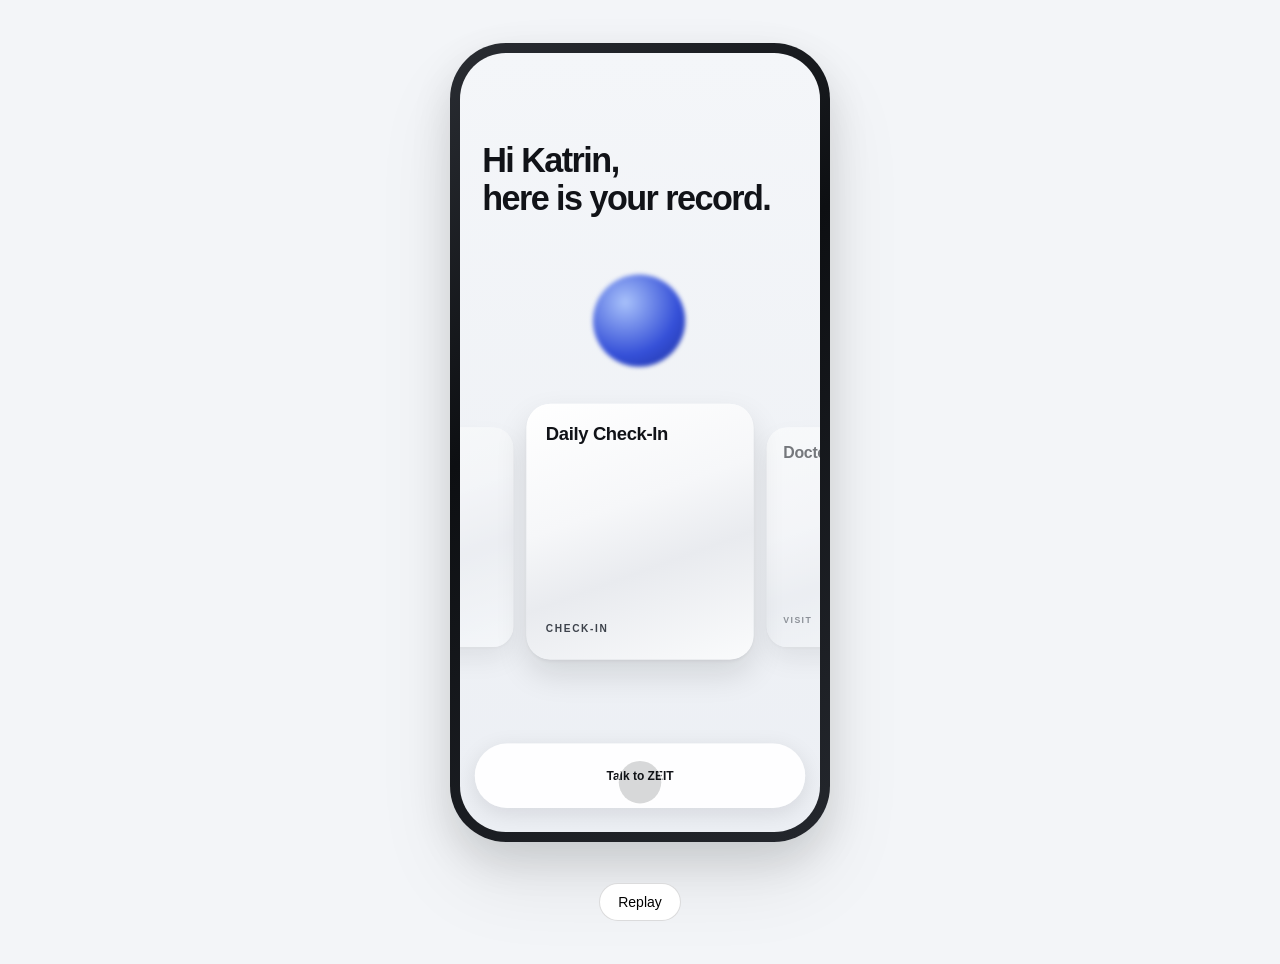
<file: share/start-here-sheet.html>
<!doctype html>
<html lang="en">
<head>
<meta charset="utf-8" />
<meta name="viewport" content="width=device-width, initial-scale=1" />
<title>Start here sheet: rises behind the cards</title>
<!--
  ZEIT · "Start here" sheet animation, on its own.

  What it does
    You tap "Talk to ZEIT" in the nav. A dark scrim fades in and the white "Start here"
    sheet slides up from the bottom. The Home cards stay ON TOP of the sheet, so they
    look like they float over it. Tap "Start voice walkthrough" and the sheet slides away.

  The trick (layering)
    Everything sits in one stacking context: the .phone-screen element.
      greeting + orb ........ no z-index (bottom)
      nav ................... z-index 4
      scrim ................. z-index 7
      sheet ................. z-index 8
      side cards ............ z-index 9
      centre card ........... z-index 10   (top)
    The cards' parents (.home, .rail) must NOT create their own stacking context
    (no z-index, no transform, no opacity < 1, no filter) or the cards could not
    climb above the sheet.

  The motion
    Sheet: transform translateY(102%) -> 0, .45s cubic-bezier(.2,.9,.2,1)
    Scrim: opacity 0 -> 1, .3s ease
    Button press: scale(.97) for .15s
-->
<style>
  body { margin: 0; min-height: 100vh; display: grid; place-items: center; gap: 20px; padding: 32px 16px;
    background: #f3f5f8; font-family: -apple-system, BlinkMacSystemFont, 'Segoe UI', Roboto, sans-serif; color: #111318; }
  .replay { font: inherit; font-size: 14px; padding: 10px 18px; border-radius: 20px; border: 1px solid rgba(17,19,24,.15); background: #fff; cursor: pointer; }

  /* phone frame; the screen inside is built at 390 x 844 and scaled to fit */
  .phone { width: min(86vw, 360px); padding: 10px; border-radius: 56px; background: linear-gradient(145deg, #2a2d33, #0d0f12 40%, #24272d);
    box-shadow: 0 18px 40px rgba(12,14,18,.12), 0 40px 80px rgba(12,14,18,.08); }
  .viewport { position: relative; aspect-ratio: 390 / 844; border-radius: 46px; overflow: hidden; }
  .phone-screen { position: absolute; left: 0; top: 0; width: 390px; height: 844px; transform-origin: 0 0; overflow: hidden;
    background: linear-gradient(#f4f6f9, #eceff4); --spring: cubic-bezier(.2, .9, .25, 1); }

  /* Home: greeting, orb, card rail. NOTE: no z-index / transform here, on purpose */
  .home { position: absolute; inset: 50px 0 0 0; }
  .hello { position: absolute; left: 24px; top: 46px; margin: 0; font-size: 37px; line-height: 1.12; font-weight: 700; letter-spacing: -0.045em; }
  .orb { position: absolute; left: 144px; top: 190px; width: 100px; height: 100px; border-radius: 50%; filter: blur(2.5px);
    background: radial-gradient(circle at 35% 30%, #a8c1fa, #3550d8 60%, #1d2f9c); }
  .rail { position: absolute; left: 0; right: 0; top: 330px; height: 290px; }
  .card { position: absolute; left: 72px; top: 0; width: 246px; height: 277px; border-radius: 26px;
    background: linear-gradient(160deg, #fff 0%, #f6f7f9 40%, #e9ebef 62%, #fafbfc 100%);
    box-shadow: 0 2px 4px rgba(12,14,18,.06), 0 16px 34px rgba(12,14,18,.12); }
  .card b { position: absolute; left: 21px; top: 21px; font-size: 20px; font-weight: 600; letter-spacing: -0.02em; }
  .card i { position: absolute; left: 21px; top: 237px; font-style: normal; font-size: 11px; font-weight: 600; letter-spacing: .16em; color: #3d424b; }
  .card.side { transform: translate3d(var(--x), 6px, 0) scale(.86); z-index: 9; opacity: .55; }  /* above the sheet (8) */
  .card.mid  { z-index: 10; }                                                                     /* top of everything */

  .nav { position: absolute; left: 16px; right: 16px; bottom: 26px; height: 70px; z-index: 4; border-radius: 36px; background: rgba(255,255,255,.96);
    box-shadow: 0 6px 24px rgba(12,14,18,.10); display: flex; align-items: center; justify-content: center; font-size: 13px; font-weight: 600; }

  /* the scrim and the sheet: both sit BELOW the cards */
  .scrim { position: absolute; inset: 0; z-index: 7; background: rgba(12,14,18,.35); opacity: 0; pointer-events: none; transition: opacity .3s ease; }
  .scrim.on { opacity: 1; }
  .sheet { position: absolute; left: 0; right: 0; top: 88px; bottom: 0; z-index: 8; padding: 0 26px;
    background: #fafbfc; border-radius: 26px 26px 0 0;
    transform: translateY(102%); transition: transform .45s cubic-bezier(.2, .9, .2, 1); }
  .sheet.on { transform: none; }
  .x { position: absolute; right: 26px; top: 26px; width: 44px; height: 44px; border-radius: 50%; background: #fff; box-shadow: 0 2px 10px rgba(12,14,18,.1);
    display: flex; align-items: center; justify-content: center; font-size: 24px; color: #3d424b; }
  .k { margin: 60px 0 0; text-align: center; font-size: 12px; font-weight: 600; letter-spacing: .14em; color: #3d424b; }
  .h { margin: 6px 0 46px; text-align: center; font-size: 26px; font-weight: 600; letter-spacing: -0.02em; }
  .p { margin: 0 0 16px; font-size: 17px; line-height: 1.42; color: #3d424b; }
  .btn { position: absolute; left: 26px; right: 26px; bottom: 78px; height: 58px; border-radius: 14px; background: #111318; color: #fff;
    display: flex; align-items: center; justify-content: center; font-size: 18px; font-weight: 600; transition: transform .15s ease; }
  .btn.press { transform: scale(.97); }
  .link { position: absolute; left: 0; right: 0; bottom: 30px; text-align: center; font-size: 15px; color: #3d424b; }

  /* a finger, so you can see the taps */
  .finger { position: absolute; z-index: 11; width: 46px; height: 46px; margin: -23px 0 0 -23px; border-radius: 50%;
    background: rgba(17,19,24,.16); box-shadow: 0 0 0 1.5px rgba(255,255,255,.75); opacity: 0; transform: scale(.7); transition: opacity .18s, transform .18s; }
  .finger.down { opacity: 1; transform: none; }

  @media (prefers-reduced-motion: reduce) { .sheet, .scrim, .btn { transition: none; } }
</style>
</head>
<body>
  <div class="phone">
    <div class="viewport">
      <div class="phone-screen" id="screen">
        <div class="home">
          <h3 class="hello">Hi Katrin,<br />here is your record.</h3>
          <div class="orb"></div>
          <div class="rail">
            <div class="card side" style="--x:-243px"><b>Vault</b><i>VAULT</i></div>
            <div class="card mid"><b>Daily Check-In</b><i>CHECK-IN</i></div>
            <div class="card side" style="--x:243px"><b>Doctor Visit</b><i>VISIT</i></div>
          </div>
        </div>
        <div class="nav">Talk to ZEIT</div>

        <div class="scrim" id="scrim"></div>
        <div class="sheet" id="sheet">
          <span class="x">&times;</span>
          <p class="k">START HERE</p>
          <p class="h">A short tour</p>
          <p class="p">See what each card on your Home does.</p>
          <p class="p">The Orb talks you through your Home and swipes the cards for you. It uses your microphone.</p>
          <span class="btn" id="btn">Start voice walkthrough</span>
          <span class="link">Show me how ZEIT works</span>
        </div>

        <span class="finger" id="finger"></span>
      </div>
    </div>
  </div>
  <button class="replay" id="replay" type="button">Replay</button>

<script>
  // scale the 390 x 844 screen to whatever size the phone frame is
  const screen = document.getElementById('screen')
  const fit = () => { screen.style.transform = `scale(${screen.parentElement.clientWidth / 390})` }
  addEventListener('resize', fit); fit()

  const $ = (id) => document.getElementById(id)
  const wait = (ms) => new Promise((r) => setTimeout(r, ms))
  async function tap(x, y) {
    const f = $('finger'); f.style.left = x + 'px'; f.style.top = y + 'px'
    f.classList.add('down'); await wait(220); f.classList.remove('down')
  }

  let run = 0
  async function play() {
    const id = ++run
    $('sheet').classList.remove('on'); $('scrim').classList.remove('on')
    await wait(1100); if (id !== run) return
    await tap(195, 790)                                  // tap "Talk to ZEIT"
    $('scrim').classList.add('on'); $('sheet').classList.add('on')    // sheet rises behind the cards
    await wait(2600); if (id !== run) return
    await tap(195, 737); $('btn').classList.add('press')  // press the button
    await wait(260); $('btn').classList.remove('press')
    $('sheet').classList.remove('on'); $('scrim').classList.remove('on')  // sheet drops away
    await wait(1800); if (id !== run) return
    play()                                               // loop
  }
  $('replay').addEventListener('click', play)
  play()
</script>
</body>
</html>
</file>
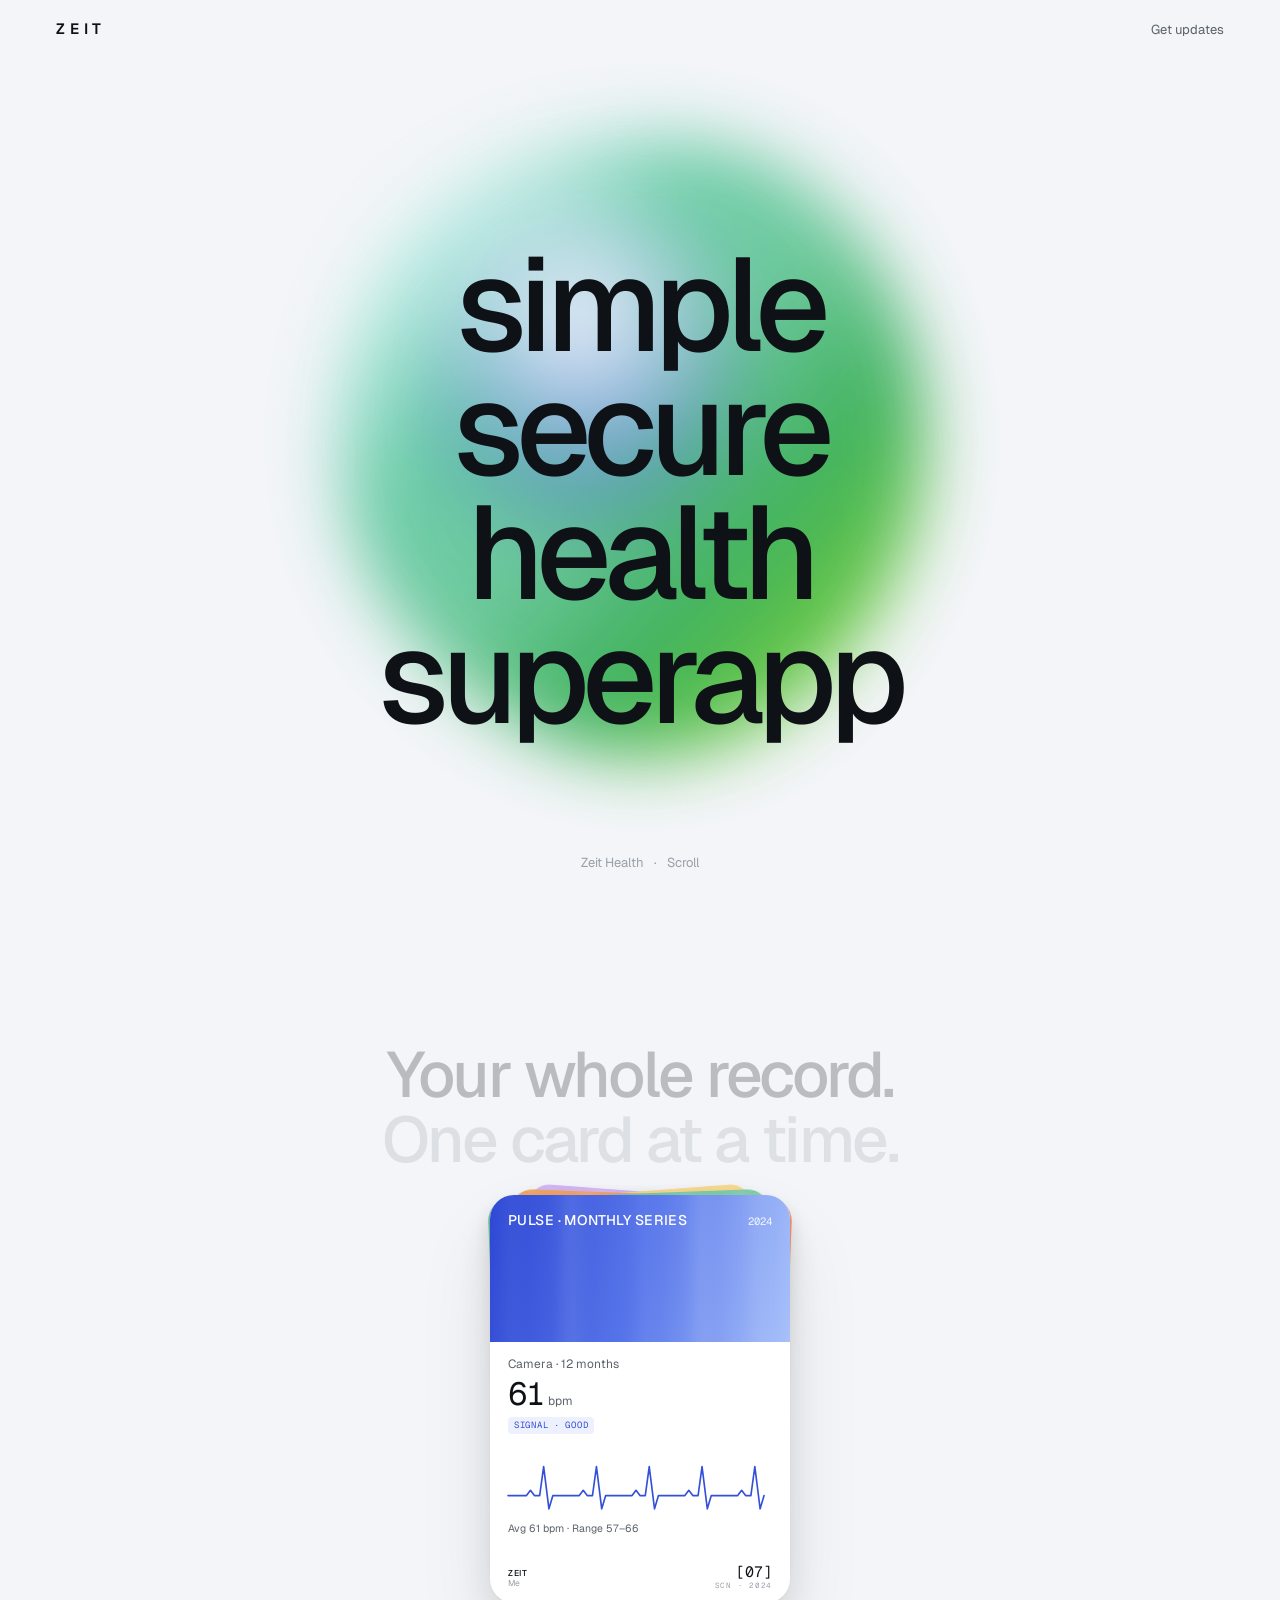
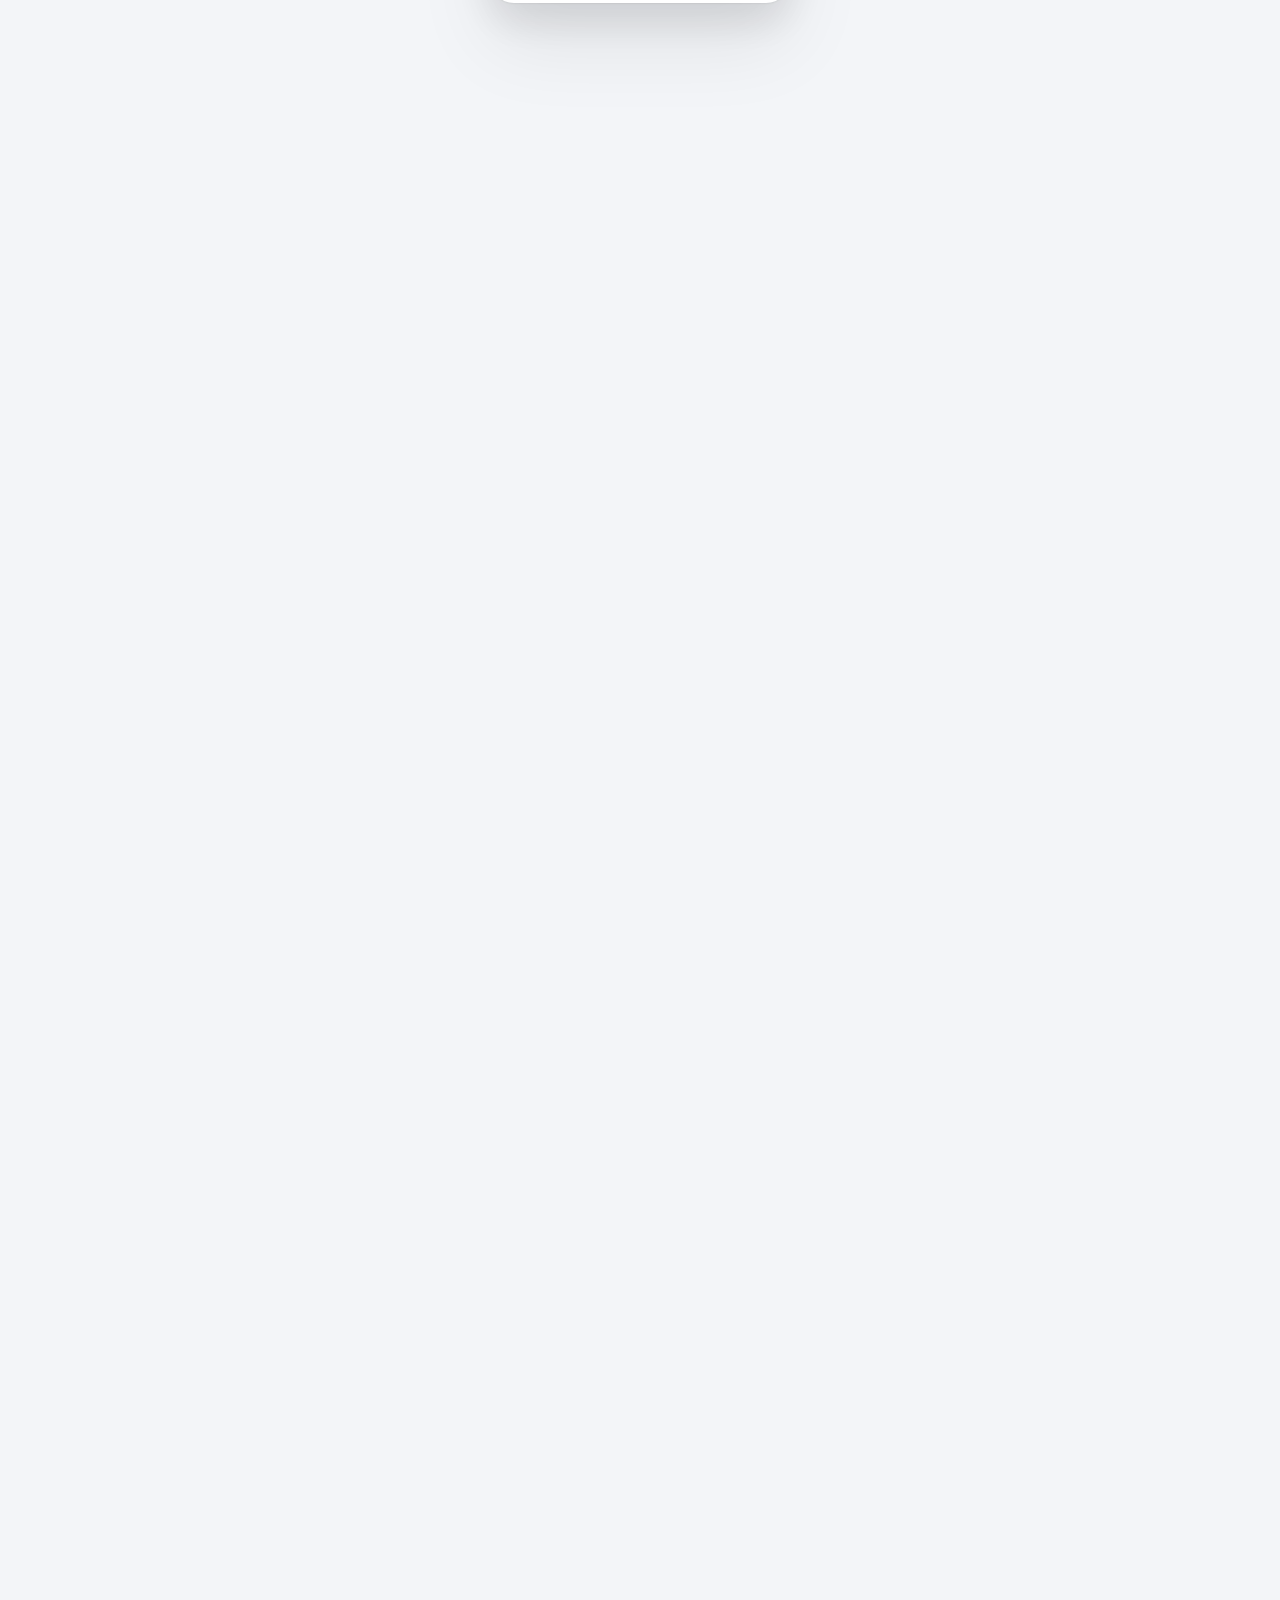
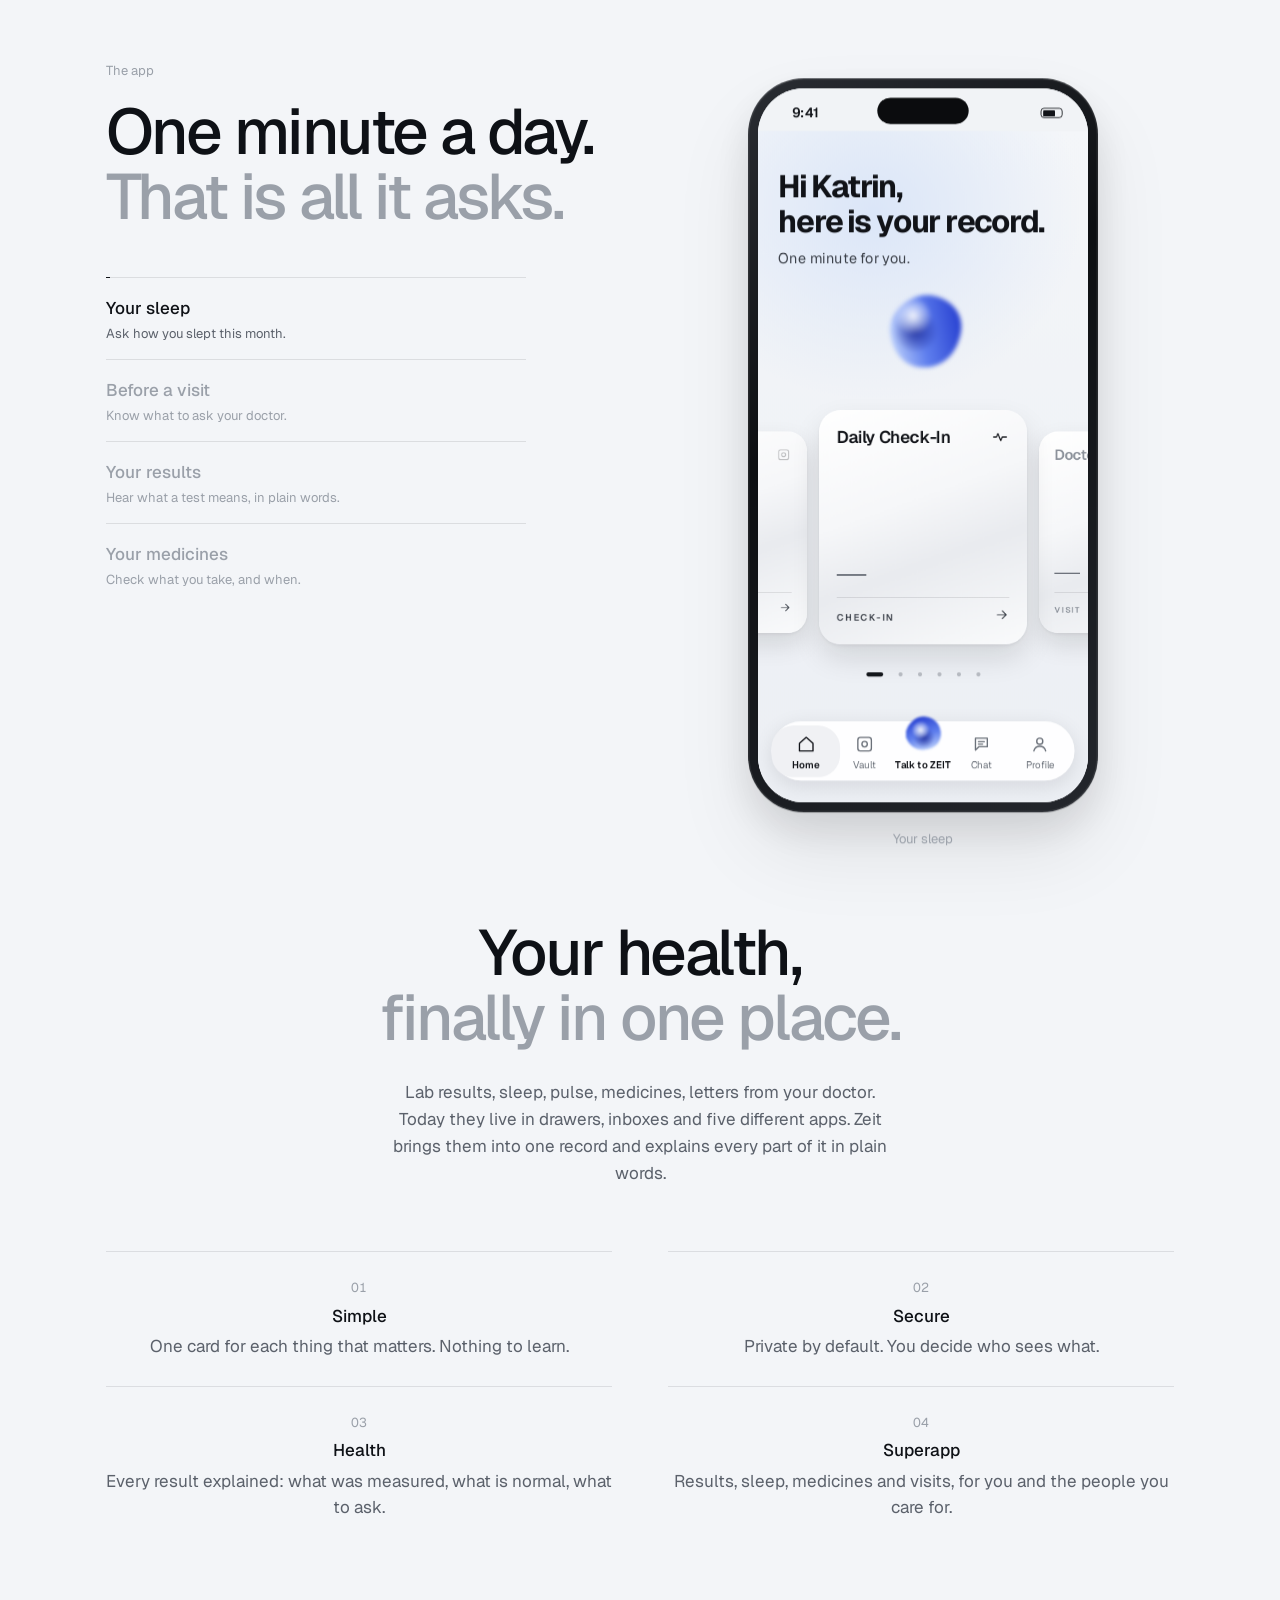
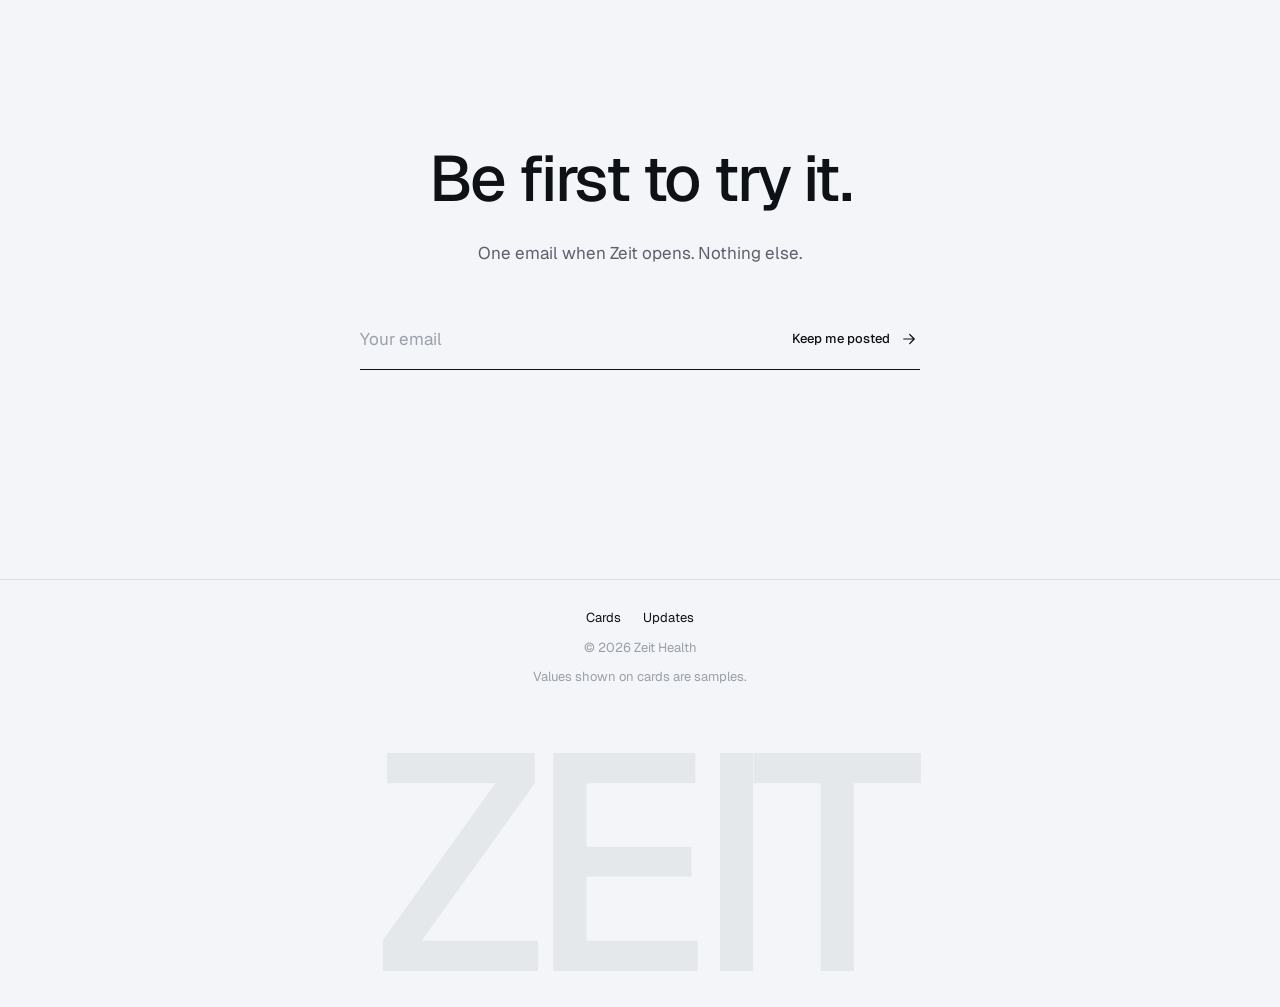
<file: share/zeit-health-v10.html>
<!doctype html>
<html lang="en">
<head>
  <meta charset="utf-8" />
  <meta name="viewport" content="width=device-width, initial-scale=1, viewport-fit=cover" />
  <title>Zeit Health — simple, secure health superapp</title>
  <meta name="description" content="Zeit Health keeps your results, sleep, pulse and medicines in one calm record. Simple, secure, made for the whole family." />
  <meta name="theme-color" content="#f3f5f8" />
  <meta property="og:type" content="website" />
  <meta property="og:title" content="Zeit Health" />
  <meta property="og:description" content="Simple. Secure. Health superapp." />
  <link rel="icon" href="[data-uri]" type="image/svg+xml" />
  <link rel="preconnect" href="https://fonts.googleapis.com" />
  <link rel="preconnect" href="https://fonts.gstatic.com" crossorigin />
  <link rel="stylesheet" href="https://fonts.googleapis.com/css2?family=Geist:wght@300;400;500;600&family=Geist+Mono:wght@400;500&display=swap" />
  <style>
/* Zeit Health — website v3.
   Direction: quiet and expensive. One typeface family (Geist, with Geist Mono for the card
   system), four text sizes, medium weights, a lot of air. Colour lives only in the orb and
   inside the cards; everything else is ink on a cool off-white.
   Mobile first at 375px. */

:root {
  /* colour */
  --ground: #f3f5f8;
  --surface: #ffffff;
  --surface-2: #f6f7f9;
  --ink: #0e1116;
  --ink-2: #5b616b;
  --ink-3: #9aa0a9;
  --hairline: rgba(14, 17, 22, 0.1);
  --blue: #3550d8;
  --danger: #b4231f;

  /* type: one family, four sizes */
  --font: 'Geist', -apple-system, BlinkMacSystemFont, 'Segoe UI', Roboto, 'Helvetica Neue', Arial, sans-serif;
  --mono: 'Geist Mono', ui-monospace, 'SF Mono', Menlo, Consolas, monospace;
  --t-small: 13px;
  --t-body: 17px;
  --t-h2: clamp(32px, 8.6vw, 64px);
  --t-hero: clamp(50px, 15.5vw, 132px);

  /* space: sections breathe */
  --page-pad: 24px;
  --section: 128px;

  /* depth (app elevation, softened) */
  --e1: 0 1px 2px rgba(12, 14, 18, 0.05), 0 8px 20px rgba(12, 14, 18, 0.05);
  --e2: 0 1px 2px rgba(12, 14, 18, 0.06), 0 18px 40px rgba(12, 14, 18, 0.10), 0 40px 80px rgba(12, 14, 18, 0.08);
  --e3: 0 -1px 3px rgba(12, 14, 18, 0.08), 0 -20px 50px rgba(12, 14, 18, 0.14);
  --ease: cubic-bezier(.16, .84, .24, 1);
}

* { box-sizing: border-box; -webkit-tap-highlight-color: transparent; }
html, body { margin: 0; overflow-x: clip; }
body {
  font-family: var(--font);
  font-size: var(--t-body);
  line-height: 1.5;
  color: var(--ink);
  background: var(--ground);
  -webkit-font-smoothing: antialiased;
  text-rendering: optimizeLegibility;
}
a { color: inherit; }
button { font: inherit; cursor: pointer; border: none; background: none; color: inherit; }
.pad { padding-left: var(--page-pad); padding-right: var(--page-pad); }
.small { font-size: var(--t-small); }
.soft { color: var(--ink-3); }
.sr-only { position: absolute; width: 1px; height: 1px; overflow: hidden; clip: rect(0 0 0 0); white-space: nowrap; }
:focus-visible { outline: 1.5px solid var(--ink); outline-offset: 4px; border-radius: 4px; }

.h2 {
  margin: 0; font-size: var(--t-h2); font-weight: 500;
  line-height: 1.02; letter-spacing: -0.04em; text-wrap: balance;
}
.lede { margin: 28px 0 0; max-width: 30em; font-size: var(--t-body); line-height: 1.6; color: var(--ink-2); }

/* ---- top bar: a wordmark and one link ---- */
.topbar {
  position: fixed; inset: 0 0 auto 0; z-index: 30;
  display: flex; align-items: center; justify-content: space-between;
  padding: 18px var(--page-pad);
  padding-top: max(18px, env(safe-area-inset-top));
  transition: background .4s ease, -webkit-backdrop-filter .4s ease, backdrop-filter .4s ease;
}
.topbar.scrolled { background: rgba(243, 245, 248, 0.78); -webkit-backdrop-filter: saturate(1.6) blur(20px); backdrop-filter: saturate(1.6) blur(20px); }
.wordmark { font-weight: 600; font-size: 15px; letter-spacing: 0.32em; text-decoration: none; }
.topbar-link { font-size: var(--t-small); text-decoration: none; color: var(--ink-2); transition: color .2s ease; }
.topbar-link:hover { color: var(--ink); }

/* ---- 1 · hero ---- */
.hero {
  position: relative; min-height: 100vh; min-height: 100svh;
  display: flex; flex-direction: column; justify-content: center;
  padding: 120px var(--page-pad) 40px;
  /* no clipping here: the orb's soft edge must never be cut into a hard line */
}
.hero-words {
  position: relative; z-index: 1; margin: 0;
  display: flex; flex-direction: column;
  font-size: var(--t-hero); font-weight: 500;
  line-height: 0.94; letter-spacing: -0.055em;
  will-change: transform, opacity;
}
.hero-words .w { display: block; will-change: transform, opacity, filter; }
.js .hero-words .w { opacity: 0; transform: translateY(14px); filter: blur(6px); }
.hero-foot {
  position: absolute; left: var(--page-pad); right: var(--page-pad); bottom: max(28px, env(safe-area-inset-bottom));
  margin: 0; display: flex; justify-content: space-between;
  font-size: var(--t-small); color: var(--ink-3);
}

/* the orb: bigger, softer, sitting behind the words */
.hero-orb {
  position: absolute; z-index: 0; width: 118vw; max-width: 760px; aspect-ratio: 1;
  right: -38vw; top: 34%;
  filter: blur(34px); opacity: .9; will-change: transform;
}
.orb-canvas { position: absolute; inset: 0; width: 100%; height: 100%; display: block; }
.js .hero-orb { opacity: 0; }
.js .hero-orb.in { opacity: calc(.9 * var(--fade, 1)); transition: opacity 1.8s ease .3s; }
.js .hero-orb.in.settled { transition: none; }

/* ---- 2 · the cards: pinned while the deck fans out ---- */
.cards { position: relative; height: 230vh; height: 230svh; }
.cards-stage {
  position: sticky; top: 0; height: 100vh; height: 100svh; overflow: hidden;
  display: flex; flex-direction: column; justify-content: center; gap: 28px;
  padding-top: 64px;
}
.cards-head { will-change: opacity, transform; }
.rail {
  --cw: min(66vw, 300px);
  position: relative; flex: none; height: calc(var(--cw) * 1.36 + 24px);
  user-select: none; -webkit-user-select: none; touch-action: pan-y;
  perspective: 1200px;
}
.rail-foot { display: flex; flex-direction: column; align-items: center; gap: 16px; will-change: opacity; }

.zc {
  position: absolute; top: 12px; left: 50%; width: var(--cw); margin-left: calc(var(--cw) / -2);
  will-change: transform, opacity; opacity: 0; cursor: pointer; outline: none;
  transform-style: preserve-3d;
}
.zc:focus-visible .zc-face { box-shadow: 0 0 0 2px var(--ink), var(--e2); }

/* ---- the CI card face ---- */
.zc-face {
  height: calc(var(--cw) * 1.36);
  border-radius: 24px; overflow: hidden; position: relative;
  background: var(--surface);
  box-shadow: var(--e1);
  display: flex; flex-direction: column;
  transition: box-shadow .5s var(--ease);
}
.zc.hi .zc-face { box-shadow: var(--e2); }
.zc-face::after { content: ""; position: absolute; inset: 0; z-index: 5; pointer-events: none; border-radius: inherit; background: var(--ground); opacity: var(--veil, 0); }
.zc-field { position: relative; flex: none; height: 36%; background: var(--g); color: #fff; overflow: hidden; }
.streaks {
  position: absolute; inset: -10% -20%; pointer-events: none; mix-blend-mode: soft-light; opacity: .55;
  background: linear-gradient(90deg,
    transparent 4%, rgba(255,255,255,.55) 6%, transparent 9%,
    transparent 17%, rgba(255,255,255,.35) 19.5%, transparent 21%,
    transparent 31%, rgba(255,255,255,.6) 33%, rgba(255,255,255,.2) 35%, transparent 38%,
    transparent 49%, rgba(255,255,255,.3) 51%, transparent 53%,
    transparent 62%, rgba(255,255,255,.5) 64.5%, transparent 67%,
    transparent 76%, rgba(255,255,255,.35) 78%, transparent 80%,
    transparent 88%, rgba(255,255,255,.55) 91%, transparent 94%);
  filter: blur(7px);
  animation: drift 34s ease-in-out infinite alternate;
}
@keyframes drift { from { transform: translateX(-3%); } to { transform: translateX(3%); } }
.zc-head { position: relative; z-index: 1; display: flex; justify-content: space-between; align-items: flex-start; gap: 10px; padding: 17px 18px 0; }
.zc-title { font-size: 14px; font-weight: 500; line-height: 1.15; letter-spacing: 0.03em; text-transform: uppercase; }
.zc-year { font-family: var(--mono); font-size: 10.5px; opacity: .9; padding-top: 2px; }
.zc-body { flex: 1; display: flex; flex-direction: column; padding: 13px 18px 14px; min-height: 0; }
.zc-label { font-size: 12px; color: var(--ink-2); }
.zc-hero { display: flex; align-items: baseline; gap: 5px; margin-top: 5px; }
.zc-num { font-size: 32px; font-weight: 400; letter-spacing: -0.04em; line-height: 1; font-variant-numeric: tabular-nums; }
.zc-unit { font-size: 12px; color: var(--ink-2); }
.zc-rx { font-family: Georgia, 'Times New Roman', serif; font-style: italic; font-size: 34px; line-height: 1; background: linear-gradient(135deg, #f0a64a, #f5c766); -webkit-background-clip: text; background-clip: text; color: transparent; }
.zc-tag { display: inline-block; margin-top: 7px; font-family: var(--mono); font-size: 9px; letter-spacing: 0.08em; padding: 2px 6px; border-radius: 4px; color: var(--blue); background: #edf1fd; align-self: flex-start; }
.zc-viz { margin-top: auto; padding-top: 4px; }
.zc-viz svg, .sb-viz svg { display: block; width: 100%; height: auto; overflow: visible; }
.zc-rows { display: flex; flex-direction: column; gap: 7px; margin-top: 10px; }
.zc-row { display: flex; align-items: center; gap: 8px; font-size: 10.5px; color: var(--ink-2); border-top: 1px solid var(--hairline); padding-top: 7px; }
.zc-row:first-child { border-top: 0; padding-top: 0; }
.zc-row .lab { flex: 1; min-width: 0; white-space: nowrap; overflow: hidden; text-overflow: ellipsis; }
.zc-row .track { position: relative; width: 38%; height: 1px; background: #e3e6eb; }
.zc-row .track i { left: 0; transition: left 1.1s var(--ease) .15s; position: absolute; top: 50%; width: 6px; height: 6px; margin: -3px 0 0 -3px; border-radius: 50%; background: var(--dot, #f08a5d); }
.live .track i { left: var(--x); }
.zc-row .dots { font-family: var(--mono); font-size: 9px; letter-spacing: 2px; color: var(--ink); }
.zc-row .pill-i { width: 14px; height: 7px; border-radius: 4px; background: linear-gradient(90deg, var(--pa, #f2b6c4) 50%, #fff 50%); box-shadow: inset 0 0 0 1px rgba(0,0,0,.08); transform: rotate(-30deg); flex: none; }
.zc-sub { font-size: 10.5px; line-height: 1.4; color: var(--ink-2); margin-top: 5px; }
.zc-foot { flex: none; display: flex; justify-content: space-between; align-items: flex-end; margin-top: auto; padding-top: 10px; }
.zc-me { font-size: 8.5px; font-weight: 500; line-height: 1.25; letter-spacing: 0.08em; color: var(--ink); }
.zc-me span { display: block; color: var(--ink-3); letter-spacing: 0; font-weight: 400; }
.zc-idx { text-align: right; font-family: var(--mono); font-size: 15px; line-height: 1; color: var(--ink); }
.zc-idx span { display: block; font-size: 7.5px; letter-spacing: 0.1em; color: var(--ink-3); margin-top: 3px; }

/* charts: one hairline weight everywhere; a line draws itself when its card arrives */
.draw { stroke-dasharray: var(--len, 600); stroke-dashoffset: var(--len, 600); }
.live .draw { stroke-dashoffset: 0; transition: stroke-dashoffset 1.4s var(--ease) .1s; }
.pop { opacity: 0; transform: scaleY(.2); transform-box: fill-box; transform-origin: bottom; }
.live .pop { opacity: 1; transform: none; transition: opacity .4s ease, transform .7s var(--ease); transition-delay: calc(var(--i, 0) * 35ms + 150ms); }

/* under the rail */
.mono-pill {
  font-family: var(--mono); font-size: 12px; letter-spacing: 0.18em; text-transform: uppercase;
  padding: 10px 20px; border-radius: 999px; border: 1px solid var(--hairline); color: var(--ink);
  min-height: 38px; transition: opacity .25s ease;
}
.rail-hint { margin: 0; }
.rail-dots { display: flex; gap: 8px; justify-content: center; }
.rail-dot { width: 5px; height: 5px; border-radius: 50%; background: rgba(14, 17, 22, 0.16); transition: all .35s var(--ease); }
.rail-dot.on { background: var(--ink); width: 18px; border-radius: 3px; }

/* ---- 3 · the app in a phone ---- */
.product { padding-top: var(--section); padding-bottom: var(--section); display: grid; gap: 64px; justify-items: center; }
.product-copy { justify-self: stretch; }
.product-copy .small { margin: 0 0 18px; }
/* the use cases beside the phone: plain lines; the active one is ink and fills a hairline */
.uses { list-style: none; margin: 48px 0 0; padding: 0; max-width: 420px; }
.use {
  position: relative; display: block; width: 100%; text-align: left; padding: 18px 0 16px;
  border-top: 1px solid var(--hairline); color: var(--ink-3); transition: color .3s ease;
}
.use::before { content: ""; position: absolute; left: 0; top: -1px; height: 1px; width: calc(var(--p, 0) * 100%); background: var(--ink); }
.use b { display: block; font-size: var(--t-body); font-weight: 500; }
.use span { display: block; margin-top: 2px; font-size: var(--t-small); }
.use:hover, .use.on { color: var(--ink); }
.use.on span { color: var(--ink-2); }
@media (max-width: 759px) {
  .uses { display: grid; grid-template-columns: 1fr 1fr; column-gap: 20px; margin-top: 36px; max-width: none; }
  .use span { display: none; }
  .use { padding: 14px 0 12px; }
}

.phone {
  position: relative; margin: 0 0 40px; width: min(78vw, 350px);
  padding: 10px; border-radius: 56px;
  background: linear-gradient(145deg, #2a2d33, #0d0f12 40%, #24272d);
  box-shadow: inset 0 0 0 1.5px rgba(255,255,255,.08), var(--e2);
  will-change: transform;
}
.phone-screen { position: relative; aspect-ratio: 390 / 844; border-radius: 46px; overflow: hidden; background: #eef1f6; }
.phone-cap { position: absolute; left: 0; right: 0; bottom: -36px; margin: 0; text-align: center; }

/* ---- the app replica: built at the app's own 390 x 844, scaled by script to fit ---- */
.dev {
  position: absolute; left: 0; top: 0; width: 390px; height: 844px; transform-origin: 0 0;
  font-family: -apple-system, BlinkMacSystemFont, 'SF Pro Display', var(--font);
  color: #111318; background: #eef1f6; overflow: hidden;
  --spring: cubic-bezier(.2, .9, .25, 1);
}
.dev-status {
  position: absolute; inset: 0 0 auto 0; z-index: 6; height: 50px;
  display: flex; align-items: center; justify-content: space-between; padding: 8px 30px 0 40px;
  font-size: 16px; font-weight: 600; background: #f1f3f6;
}
.dev-status .island { position: absolute; left: 50%; top: 11px; width: 108px; height: 31px; margin-left: -54px; border-radius: 20px; background: #0b0c0e; }
.dev-status .bars { width: 26px; height: 12px; border-radius: 4px; border: 1.5px solid #111318; position: relative; }
.dev-status .bars::after { content: ""; position: absolute; inset: 1.5px 8px 1.5px 1.5px; background: #111318; border-radius: 1px; }
.dev-wash {
  position: absolute; inset: 50px 0 0 0;
  background: radial-gradient(90% 40% at 35% 12%, #dbe6f8 0%, rgba(219,230,248,0) 70%), linear-gradient(#f4f6f9, #eceff4);
}
.dev-home { position: absolute; inset: 50px 0 0 0; }
.dev-h { position: absolute; left: 24px; top: 46px; margin: 0; font-size: 37px; line-height: 1.12; font-weight: 700; letter-spacing: -0.045em; }
.dev-sub { position: absolute; left: 24px; top: 140px; margin: 0; font-size: 17px; line-height: 1.4; color: #3d424b; width: 330px; }
.dev-orb { position: absolute; left: 144px; top: 184px; width: 108px; height: 108px; filter: blur(2.5px); }
.dev-rail { position: absolute; left: 0; right: 0; top: 330px; height: 290px; }
.dc {
  position: absolute; left: 72px; top: 0; width: 246px; height: 277px; border-radius: 26px;
  background: linear-gradient(160deg, #ffffff 0%, #f6f7f9 40%, #e9ebef 62%, #fafbfc 100%);
  box-shadow: 0 2px 4px rgba(12,14,18,.06), 0 16px 34px rgba(12,14,18,.12);
  transition: transform .62s var(--spring), opacity .5s ease;
}
.dc-t { position: absolute; left: 21px; top: 21px; width: 170px; font-size: 20px; font-weight: 600; line-height: 1.12; letter-spacing: -0.02em; }
.dc-i { position: absolute; right: 22px; top: 22px; width: 20px; height: 20px; }
.dc-i svg, .ni svg { width: 100%; height: 100%; fill: none; stroke: currentColor; stroke-width: 1.6; stroke-linecap: round; stroke-linejoin: round; }
.dc-dash { position: absolute; left: 21px; top: 194px; width: 35px; height: 1.5px; background: #6e737c; }
.dc-line { position: absolute; left: 21px; right: 21px; top: 221px; height: 1px; background: rgba(17,19,24,.12); }
.dc-l { position: absolute; left: 21px; top: 237px; font-size: 11px; font-weight: 600; letter-spacing: .16em; color: #3d424b; }
.dc-a { position: absolute; right: 21px; top: 233px; width: 18px; height: 18px; color: #3d424b; }
.dc-a svg { width: 100%; height: 100%; fill: none; stroke: currentColor; stroke-width: 1.6; stroke-linecap: round; stroke-linejoin: round; }
.dc.off { opacity: .55; }
.dc.off .dc-t, .dc.off .dc-l { color: #8c929b; }
.dc.off .dc-i { opacity: .25; }
.dev-rail.dragging .dc { transition: none; }
.dev-dots { position: absolute; left: 0; right: 0; top: 640px; display: flex; justify-content: center; gap: 18px; }
.dev-dots i { width: 5px; height: 5px; border-radius: 50%; background: #b9bdc4; transition: all .4s var(--spring); }
.dev-dots i.on { width: 20px; border-radius: 3px; background: #14171c; }

.dev-nav {
  position: absolute; left: 16px; right: 16px; bottom: 26px; height: 70px; z-index: 4;
  display: grid; grid-template-columns: repeat(5, 1fr); align-items: end;
  padding: 0 6px 10px; border-radius: 36px; background: rgba(255,255,255,.96);
  box-shadow: 0 6px 24px rgba(12,14,18,.10);
}
.ni { display: flex; flex-direction: column; align-items: center; gap: 4px; font-size: 11.5px; color: #6b717a; }
.ni svg { width: 24px; height: 24px; }
.ni.on { color: #111318; font-weight: 600; position: relative; }
.ni.on::before { content: ""; position: absolute; inset: -10px -6px -6px; border-radius: 26px; background: #f0f1f4; z-index: -1; }
.ni.talk b { font-size: 11.5px; font-weight: 600; color: #111318; font-variant-numeric: tabular-nums; }
.mini-orb { position: relative; width: 50px; height: 50px; margin-top: -28px; filter: blur(1.5px); }


.dev-home { transition: transform .5s var(--spring), opacity .4s ease; }
.dev.talking .dev-home { transform: scale(.94); opacity: 0; }
.dev-talk {
  position: absolute; inset: 50px 0 0 0; z-index: 5; display: flex; flex-direction: column; align-items: center;
  padding: 0 30px; text-align: center;
  background: radial-gradient(80% 40% at 50% 34%, #e3ebfb 0%, rgba(227,235,251,0) 70%), #f6f7fa;
  opacity: 0; transform: translateY(40px); pointer-events: none;
  transition: opacity .35s ease, transform .5s var(--spring);
}
.dev.talking .dev-talk { opacity: 1; transform: none; }
.dt-head { position: relative; width: 100%; padding-top: 22px; display: flex; flex-direction: column; align-items: center; gap: 2px; }
.dt-k { font-size: 11px; font-weight: 600; letter-spacing: .16em; color: #6b717a; }
.dt-t { font-size: 18px; font-weight: 600; letter-spacing: -0.01em; }
.dt-x { position: absolute; right: -8px; top: 18px; width: 40px; height: 40px; border-radius: 50%; background: #fff; box-shadow: 0 2px 10px rgba(12,14,18,.08); display: flex; align-items: center; justify-content: center; font-size: 22px; color: #3d424b; }
.dt-orb { position: relative; width: 190px; height: 190px; margin-top: 48px; }
.dt-orb .orb-canvas { filter: blur(3px); }
.dt-ring { position: absolute; inset: -14%; border-radius: 50%; background: rgba(60, 89, 222, .16); opacity: 0; transform: scale(.85); }
.dev.listening .dt-ring { animation: listen 1.3s ease-in-out infinite; }
@keyframes listen { 0%, 100% { opacity: .2; transform: scale(.9); } 50% { opacity: .9; transform: scale(1.08); } }
.dt-you { margin: 44px 0 0; min-height: 52px; font-size: 21px; line-height: 1.3; color: #6b717a; letter-spacing: -0.01em; }
.dt-zeit { margin: 18px 0 0; min-height: 96px; font-size: 25px; line-height: 1.28; font-weight: 600; letter-spacing: -0.025em; color: #111318; }
.dt-src { margin: 12px 0 0; min-height: 20px; font-size: 13px; color: #6b717a; opacity: 0; transition: opacity .4s ease; }
.dt-src.on { opacity: 1; }
.dt-state { position: absolute; left: 0; right: 0; bottom: 92px; margin: 0; font-size: 15px; color: #3d424b; transition: opacity .25s ease; }
.dt-type { position: absolute; left: 0; right: 0; bottom: 48px; margin: 0; font-size: 14px; color: #8c929b; }
.w-in { opacity: 0; animation: wIn .35s ease forwards; }
@keyframes wIn { from { opacity: 0; filter: blur(3px); } to { opacity: 1; filter: none; } }
/* the v4 sheet, unchanged */
.dev-scrim { position: absolute; inset: 0; z-index: 7; background: rgba(12,14,18,.35); opacity: 0; pointer-events: none; transition: opacity .3s ease; }
.dev-scrim.on { opacity: 1; }
.dev-sheet {
  position: absolute; left: 0; right: 0; top: 88px; bottom: 0; z-index: 8;
  background: #fafbfc; border-radius: 26px 26px 0 0; padding: 0 26px;
  transform: translateY(102%); transition: transform .45s cubic-bezier(.2,.9,.2,1);
}
.dev-sheet.on { transform: none; }
.ds-x { position: absolute; right: 26px; top: 26px; width: 44px; height: 44px; border-radius: 50%; background: #fff; box-shadow: 0 2px 10px rgba(12,14,18,.1); display: flex; align-items: center; justify-content: center; font-size: 24px; color: #3d424b; }
.ds-k { margin: 60px 0 0; text-align: center; font-size: 12px; font-weight: 600; letter-spacing: .14em; color: #3d424b; }
.ds-h { margin: 6px 0 46px; text-align: center; font-size: 26px; font-weight: 600; letter-spacing: -0.02em; }
.ds-p { margin: 0 0 16px; font-size: 17px; line-height: 1.42; color: #3d424b; }
.ds-btn { position: absolute; left: 26px; right: 26px; bottom: 78px; height: 58px; border-radius: 14px; background: #111318; color: #fff; display: flex; align-items: center; justify-content: center; font-size: 18px; font-weight: 600; transition: transform .15s ease; }
.ds-btn.press { transform: scale(.97); }
.ds-link { position: absolute; left: 0; right: 0; bottom: 30px; text-align: center; font-size: 15px; color: #3d424b; }

.dev-finger {
  position: absolute; z-index: 9; width: 46px; height: 46px; margin: -23px 0 0 -23px; border-radius: 50%;
  background: rgba(17,19,24,.16); box-shadow: 0 0 0 1.5px rgba(255,255,255,.75), 0 4px 14px rgba(12,14,18,.12);
  opacity: 0; transform: scale(.7); pointer-events: none;
  transition: opacity .18s ease, transform .18s ease;
}
.dev-finger.down { opacity: 1; transform: none; }
.dev-finger.moving { transition: opacity .18s ease, transform .18s ease, left .42s cubic-bezier(.3,.7,.3,1), top .42s cubic-bezier(.3,.7,.3,1); }

/* ---- 4 · about: plain text and hairlines ---- */
.about { padding-top: 24px; padding-bottom: var(--section); }
.pillars { list-style: none; margin: 64px 0 0; padding: 0; border-top: 1px solid var(--hairline); }
.pillars li { display: grid; grid-template-columns: 44px 1fr; gap: 8px; padding: 26px 0; border-bottom: 1px solid var(--hairline); }
.pillars .n { font-size: var(--t-small); color: var(--ink-3); padding-top: 4px; font-variant-numeric: tabular-nums; }
.pillars b { display: block; font-size: var(--t-body); font-weight: 500; }
.pillars p { margin: 4px 0 0; color: var(--ink-2); line-height: 1.55; }

/* ---- 5 · opt-in: a line, not a box ---- */
.updates { padding-top: 24px; padding-bottom: var(--section); }
.optin-form {
  margin-top: 48px; display: flex; align-items: center; gap: 12px;
  border-bottom: 1px solid var(--ink); padding-bottom: 6px; max-width: 560px;
}
.optin-form input {
  flex: 1; min-width: 0; height: 48px; padding: 0; border: 0; background: transparent;
  font: inherit; font-size: var(--t-body); color: var(--ink); outline: none;
}
.optin-form input::placeholder { color: var(--ink-3); }
.optin-form input[aria-invalid="true"] { color: var(--danger); }
.optin-form button {
  flex: none; display: inline-flex; align-items: center; gap: 10px; height: 44px; padding: 0 2px;
  font-size: var(--t-small); font-weight: 500; transition: gap .3s var(--ease), opacity .2s ease;
}
.optin-form button:hover { gap: 14px; }
.optin-form button:disabled { opacity: .4; cursor: default; }
.optin-form:focus-within { border-bottom-color: var(--blue); }
.optin-msg { margin: 14px 0 0; min-height: 1.5em; color: var(--ink); }
.optin-msg.err { color: var(--danger); }

/* ---- 6 · footer ---- */
.footer { padding-top: 28px; padding-bottom: max(24px, env(safe-area-inset-bottom)); border-top: 1px solid var(--hairline); overflow: hidden; }
.foot-row { display: flex; justify-content: space-between; gap: 16px; flex-wrap: wrap; }
.foot-links { display: flex; gap: 22px; }
.foot-links a { text-decoration: none; }
.foot-note { margin: 10px 0 0; }
.foot-mark {
  margin-top: 56px; font-weight: 500; letter-spacing: -0.06em; line-height: .78;
  font-size: 34vw; color: rgba(14, 17, 22, 0.06); user-select: none; white-space: nowrap;
}

/* ---- reveals: one quiet move per block ---- */
.reveal { opacity: 0; transform: translateY(24px); transition: opacity 1s var(--ease), transform 1.2s var(--ease); }
.reveal.in { opacity: 1; transform: none; }

/* ---- the opened card ---- */
.scrim { position: fixed; inset: 0; z-index: 40; background: rgba(12, 14, 18, 0.36); opacity: 0; }
.sheet {
  position: fixed; left: 0; right: 0; bottom: 0; z-index: 41;
  max-height: 90vh; overflow: auto; overscroll-behavior: contain;
  background: var(--surface); border-radius: 30px 30px 0 0;
  box-shadow: var(--e3); transform: translateY(105%);
  padding-bottom: env(safe-area-inset-bottom);
}
.sheet-veil { position: relative; height: 160px; background: var(--g); color: #fff; overflow: hidden; border-radius: 30px 30px 0 0; }
.sheet-veil::after { content: ""; position: absolute; inset: auto 0 0 0; height: 70%; background: linear-gradient(to bottom, transparent, var(--surface)); }
.grab { position: absolute; top: 9px; left: 50%; width: 36px; height: 4px; margin-left: -18px; border-radius: 3px; background: rgba(255,255,255,.7); z-index: 2; }
.sheet-close {
  position: absolute; top: 16px; right: 16px; z-index: 2; width: 34px; height: 34px; border-radius: 50%;
  background: rgba(255, 255, 255, 0.92); display: flex; align-items: center; justify-content: center; color: var(--ink);
}
.veil-head { position: relative; z-index: 1; padding: 28px 64px 0 var(--page-pad); }
.veil-title { display: block; font-size: 17px; font-weight: 500; letter-spacing: 0.03em; text-transform: uppercase; }
.veil-year { display: block; font-family: var(--mono); font-size: 11px; margin-top: 4px; opacity: .9; }
.sheet-body { padding: 0 var(--page-pad) 28px; margin-top: -30px; position: relative; z-index: 1; }
.sb-label { font-size: var(--t-small); color: var(--ink-2); }
.sb-hero { display: flex; align-items: baseline; gap: 6px; margin-top: 4px; }
.sb-num { font-size: 56px; font-weight: 400; letter-spacing: -0.05em; line-height: 1; font-variant-numeric: tabular-nums; }
.sb-unit { font-size: 15px; color: var(--ink-2); }
.sb-viz { margin-top: 22px; padding: 16px; border-radius: 18px; background: var(--surface-2); }
.sb-rows { list-style: none; margin: 18px 0 0; padding: 0; }
.sb-rows li { display: flex; justify-content: space-between; gap: 12px; padding: 14px 0; border-top: 1px solid var(--hairline); font-size: 15px; }
.sb-rows li span:last-child { font-family: var(--mono); font-size: 12.5px; color: var(--ink-2); text-align: right; }
.sb-plain { margin: 18px 0 0; font-size: 15px; line-height: 1.6; color: var(--ink); }
.sb-plain b { display: block; font-size: var(--t-small); font-weight: 500; color: var(--blue); margin-bottom: 4px; }
.sb-foot { margin: 18px 0 0; font-size: 11px; color: var(--ink-3); text-align: center; }

/* ---- centred layout: every section's text sits on the centre line (the phone section keeps
   its side-by-side layout) ---- */
.hero { align-items: center; text-align: center; --orb: min(112vw, 760px); }
.hero-words { align-items: center; }
.hero-orb { left: 50%; right: auto; top: 50%; width: var(--orb); max-width: none; margin: calc(var(--orb) / -2) 0 0 calc(var(--orb) / -2); }
.hero-foot { justify-content: center; gap: 10px; }
.hero-foot span + span::before { content: "·"; margin-right: 10px; }
.cards-head { text-align: center; }
.about, .updates { text-align: center; }
.lede { margin-left: auto; margin-right: auto; }
.pillars li { grid-template-columns: 1fr; justify-items: center; gap: 6px; }
.pillars .n { padding-top: 0; }
.pillars p { max-width: 30em; margin-left: auto; margin-right: auto; }
.optin-form { margin-left: auto; margin-right: auto; }
.optin-msg { text-align: center; }
.footer { text-align: center; }
.foot-row { flex-direction: column; align-items: center; gap: 10px; }
.foot-links { justify-content: center; }
.foot-mark { text-align: center; }

/* ---- wider screens ---- */
@media (min-width: 760px) {
  :root { --page-pad: 56px; --section: 176px; }
  .hero { --orb: min(64vw, 760px); }
  .product { grid-template-columns: 1fr 1fr; align-items: center; max-width: 1180px; margin: 0 auto; }
  .about, .updates { max-width: 1180px; margin: 0 auto; }
  .pillars { display: grid; grid-template-columns: 1fr 1fr; column-gap: 56px; border-top: 0; }
  .pillars li { border-top: 1px solid var(--hairline); border-bottom: 0; }
  .cards-head { max-width: 1180px; margin: 0 auto; width: 100%; }
  .sheet { left: 50%; right: auto; width: 460px; margin-left: -230px; }
  .foot-mark { font-size: 24vw; }
}

@media (prefers-reduced-motion: reduce) {
  .dc, .dev-talk, .dev-home { transition: none; }
  .cards { height: auto; }
  .cards-stage { position: relative; height: auto; padding: var(--section) 0; }
  .reveal, .js .hero-orb { opacity: 1; transform: none; transition: none; }
  .js .hero-words .w { opacity: 1; transform: none; filter: none; }
  .draw { stroke-dashoffset: 0; }
  .pop { opacity: 1; transform: none; }
  .zc-row .track i { left: var(--x); transition: none; }
}

</style>
  <script>document.documentElement.classList.add('js')</script>
</head>
<body>

  <header class="topbar">
    <a class="wordmark" href="#top" aria-label="Zeit Health home">ZEIT</a>
    <a class="topbar-link" href="#updates">Get updates</a>
  </header>

  <main id="top">

    <!-- 1 · HERO -->
    <section class="hero" id="hero" aria-label="Zeit Health">
      <div class="hero-orb" id="hero-orb" aria-hidden="true">
        <canvas class="orb-canvas" data-orb="hero" data-res="220"></canvas>
      </div>
      <h1 class="hero-words" id="hero-words">
        <span class="w">simple</span>
        <span class="w">secure</span>
        <span class="w">health</span>
        <span class="w">superapp</span>
      </h1>
      <p class="hero-foot" id="hero-foot"><span>Zeit Health</span><span>Scroll</span></p>
    </section>

    <!-- 2 · THE CARDS: a deck that fans out into the rail as you scroll -->
    <section class="cards" id="cards" aria-labelledby="cards-h">
      <div class="cards-stage">
        <div class="cards-head pad" id="cards-head">
          <h2 id="cards-h" class="h2">Your whole record.<br /><span class="soft">One card at a time.</span></h2>
        </div>
        <div class="rail" id="rail" role="group" aria-label="Health cards, use arrow keys to browse"></div>
        <div class="rail-foot" id="rail-foot">
          <span class="mono-pill" id="pill" aria-live="polite"></span>
          <div class="rail-dots" id="dots" aria-hidden="true"></div>
          <p class="rail-hint small soft">Swipe to browse · Double tap to open</p>
        </div>
      </div>
    </section>

    <!-- 3 · THE APP -->
    <section class="product pad" aria-labelledby="product-h">
      <div class="product-copy">
        <p class="small soft">The app</p>
        <h2 id="product-h" class="h2">One minute a day.<br /><span class="soft">That is all it asks.</span></h2>
        <ol class="uses" id="uses" aria-label="What you can ask">
          <li><button class="use on" type="button" aria-pressed="true"><b>Your sleep</b><span>Ask how you slept this month.</span></button></li>
          <li><button class="use" type="button" aria-pressed="false"><b>Before a visit</b><span>Know what to ask your doctor.</span></button></li>
          <li><button class="use" type="button" aria-pressed="false"><b>Your results</b><span>Hear what a test means, in plain words.</span></button></li>
          <li><button class="use" type="button" aria-pressed="false"><b>Your medicines</b><span>Check what you take, and when.</span></button></li>
        </ol>
      </div>
      <figure class="phone" id="phone">
        <div class="phone-screen" id="phone-screen">
          <!-- a scripted copy of the app, laid out at its own 390 x 844 and scaled to fit:
               you swipe your cards, tap the orb and talk to it, and it answers from your record -->
          <div class="dev" id="dev" aria-hidden="true">
            <div class="dev-status"><span>9:41</span><span class="island"></span><span class="bars"></span></div>
            <div class="dev-wash"></div>
            <div class="dev-home" id="dev-home">
              <h3 class="dev-h">Hi Katrin,<br />here is your record.</h3>
              <p class="dev-sub">One minute for you.</p>
              <div class="dev-orb" id="dev-orb"><canvas class="orb-canvas" data-orb="home" data-res="160"></canvas></div>
              <div class="dev-rail" id="dev-rail"></div>
              <div class="dev-dots" id="dev-dots"></div>
            </div>
            <nav class="dev-nav" id="dev-nav">
              <span class="ni on"><svg viewBox="0 0 24 24"><path d="M4 11l8-7 8 7v9H4z"/></svg>Home</span>
              <span class="ni"><svg viewBox="0 0 24 24"><rect x="4" y="4" width="16" height="16" rx="3"/><circle cx="12" cy="12" r="3.2"/></svg>Vault</span>
              <span class="ni talk"><span class="mini-orb"><canvas class="orb-canvas" data-orb="nav" data-res="96"></canvas></span><b>Talk to ZEIT</b></span>
              <span class="ni"><svg viewBox="0 0 24 24"><path d="M5 5h14v10H9l-4 4z"/><path d="M8.5 9h7M8.5 12h5"/></svg>Chat</span>
              <span class="ni"><svg viewBox="0 0 24 24"><circle cx="12" cy="8.5" r="3.6"/><path d="M5 20c1-4 4-5.5 7-5.5s6 1.5 7 5.5"/></svg>Profile</span>
            </nav>
            <!-- the "Start here" sheet (v4): it rises BEHIND the Home cards, so the cards float on
                 top of it. Its z-index sits between the greeting and the cards on purpose. -->
            <div class="dev-scrim" id="dev-scrim"></div>
            <div class="dev-sheet" id="dev-sheet">
              <span class="ds-x">&times;</span>
              <p class="ds-k">START HERE</p>
              <p class="ds-h">A short tour</p>
              <p class="ds-p">See what each card on your Home does.</p>
              <p class="ds-p">The Orb talks you through your Home and swipes the cards for you. It uses your microphone.</p>
              <span class="ds-btn" id="ds-btn">Start voice walkthrough</span>
              <span class="ds-link">Show me how ZEIT works</span>
            </div>
            <!-- Talk to ZEIT, voice face: the orb, your words, ZEIT's answer -->
            <div class="dev-talk" id="dev-talk">
              <div class="dt-head"><span class="dt-k">QUESTIONS</span><span class="dt-t">Talk to ZEIT</span><span class="dt-x">&times;</span></div>
              <div class="dt-orb" id="dt-orb"><span class="dt-ring"></span><canvas class="orb-canvas" data-orb="talk" data-res="240"></canvas></div>
              <p class="dt-you" id="dt-you"></p>
              <p class="dt-zeit" id="dt-zeit"></p>
              <p class="dt-src" id="dt-src"></p>
              <p class="dt-state" id="dt-state">Tap to talk</p>
              <p class="dt-type">Type it instead</p>
            </div>
            <span class="dev-finger" id="dev-finger"></span>
          </div>
        </div>
        <figcaption class="phone-cap small soft" id="phone-cap" aria-live="polite">Your sleep</figcaption>
      </figure>
    </section>

    <!-- 4 · ABOUT -->
    <section class="about pad" aria-labelledby="about-h">
      <h2 id="about-h" class="h2">Your health,<br /><span class="soft">finally in one place.</span></h2>
      <p class="lede">
        Lab results, sleep, pulse, medicines, letters from your doctor. Today they live in
        drawers, inboxes and five different apps. Zeit brings them into one record and
        explains every part of it in plain words.
      </p>
      <ol class="pillars">
        <li><span class="n">01</span><div><b>Simple</b><p>One card for each thing that matters. Nothing to learn.</p></div></li>
        <li><span class="n">02</span><div><b>Secure</b><p>Private by default. You decide who sees what.</p></div></li>
        <li><span class="n">03</span><div><b>Health</b><p>Every result explained: what was measured, what is normal, what to ask.</p></div></li>
        <li><span class="n">04</span><div><b>Superapp</b><p>Results, sleep, medicines and visits, for you and the people you care for.</p></div></li>
      </ol>
    </section>

    <!-- 5 · OPT-IN -->
    <section class="updates pad" id="updates" aria-labelledby="updates-h">
      <h2 id="updates-h" class="h2">Be first to try it.</h2>
      <p class="lede">One email when Zeit opens. Nothing else.</p>
      <form class="optin-form" id="optin" novalidate>
        <label class="sr-only" for="email">Email address</label>
        <input id="email" name="email" type="email" inputmode="email" autocomplete="email" placeholder="Your email" required />
        <button type="submit" aria-label="Keep me posted">
          <span>Keep me posted</span>
          <svg viewBox="0 0 24 24" width="18" height="18" fill="none" stroke="currentColor" stroke-width="1.6" stroke-linecap="round" stroke-linejoin="round" aria-hidden="true"><path d="M5 12h14M13 6l6 6-6 6"/></svg>
        </button>
      </form>
      <p class="optin-msg small" id="optin-msg" role="status" aria-live="polite"></p>
    </section>

  </main>

  <!-- 6 · FOOTER -->
  <footer class="footer pad">
    <div class="foot-row small">
      <nav class="foot-links" aria-label="Footer">
        <a href="#cards">Cards</a>
        <a href="#updates">Updates</a>
      </nav>
      <span class="soft">© <span id="year">2026</span> Zeit Health</span>
    </div>
    <p class="foot-note small soft">Values shown on cards are samples.</p>
    <div class="foot-mark" aria-hidden="true">ZEIT</div>
  </footer>

  <!-- the opened card: rises from the bottom wearing the card's colour -->
  <div class="scrim" id="scrim" hidden></div>
  <div class="sheet" id="sheet" role="dialog" aria-modal="true" aria-labelledby="sheet-title" hidden>
    <div class="sheet-veil">
      <span class="streaks" aria-hidden="true"></span>
      <div class="grab" aria-hidden="true"></div>
      <button class="sheet-close" id="sheet-close" aria-label="Close card">
        <svg viewBox="0 0 24 24" width="16" height="16" fill="none" stroke="currentColor" stroke-width="1.8" stroke-linecap="round"><path d="M6 6l12 12M18 6L6 18"/></svg>
      </button>
      <div class="veil-head">
        <span class="veil-title" id="sheet-title"></span>
        <span class="veil-year" id="sheet-year"></span>
      </div>
    </div>
    <div class="sheet-body" id="sheet-body"></div>
  </div>

  <script>
/* Zeit Health — website v3.
   Motion numbers come from the app (zeit-mvp/src/motion.js): the rail spring, the off-centre
   scale/opacity/drop, the -30px tuck, the press, the sheet rise and the greeting's blur-in.
   New for v3: the hero answers the scroll, the cards arrive as a stacked deck that fans out
   into the rail while the section is pinned, and the rail tilts in 3D under a drag.
   Plain JS; no framework, no build step. */

;(() => {
  const reduce = window.matchMedia('(prefers-reduced-motion: reduce)').matches

  // ---- Sign-up endpoint ------------------------------------------------------------------
  // Paste a form endpoint here (Formspree, Supabase function, Mailchimp, etc.). It receives a
  // JSON POST: { email, source }. Left empty, the form validates and thanks the visitor, but
  // NOTHING IS SAVED. Wire this before launch.
  const OPTIN_ENDPOINT = ''

  // ---- Springs (app: src/motion.js, named by job) ----------------------------------------
  const SPRING = { k: 380, c: 34, m: 1 }      // the rail's own move
  const SETTLE = { k: 320, c: 36, m: 1 }      // springSoft: arrivals
  const PRESS = { k: 500, c: 30, m: 1 }       // springPress
  const RISE = { k: 480, c: 44, m: 0.9 }      // springSheet: the sheet rise
  const CARD = { off: 0.88, offOpacity: 0.55, offDrop: 6, gap: -30, sweep: 3.1, press: 0.97, pressOff: 0.84 }
  const STAGGER = { greeting: 0.07, rail: 0.05 }
  const ENTER = { y: 14, blur: 6 }, ENTER_RAIL = { y: 26 }

  class Spring {
    constructor(value, cfg = SETTLE) { this.x = value; this.v = 0; this.to = value; this.cfg = cfg }
    set(to, delay = 0) {
      clearTimeout(this.t)
      if (reduce) { this.jump(to); return }
      if (delay > 0) this.t = setTimeout(() => { this.to = to; loop.wake() }, delay * 1000)
      else this.to = to
    }
    jump(to) { clearTimeout(this.t); this.x = to; this.to = to; this.v = 0 }
    step(dt) {
      const { k, c, m } = this.cfg
      this.v += ((-k * (this.x - this.to) - c * this.v) / m) * dt
      this.x += this.v * dt
    }
    get rest() { return Math.abs(this.x - this.to) < 0.005 && Math.abs(this.v) < 0.01 }
  }

  // one animation loop for the page; it sleeps when every spring is at rest
  const loop = (() => {
    const jobs = new Set()
    let raf = 0, last = 0
    function frame(t) {
      const dt = Math.min(0.05, (t - last) / 1000 || 0.016)
      last = t
      let busy = false
      jobs.forEach((job) => { if (job(dt)) busy = true })
      raf = busy ? requestAnimationFrame(frame) : 0
    }
    return {
      add(job) { jobs.add(job); this.wake() },
      wake() { if (!raf) { last = performance.now(); raf = requestAnimationFrame(frame) } },
    }
  })()

  function stepAll(springs, dt) {
    let busy = false
    const sub = 4, h = dt / sub
    for (const s of springs) {
      if (s.rest) { s.x = s.to; s.v = 0; continue }
      for (let i = 0; i < sub; i++) s.step(h)
      busy = true
    }
    return busy
  }
  const clamp01 = (v) => Math.max(0, Math.min(1, v))

  // ---- The living orb -------------------------------------------------------------------
  // One renderer for every orb on the page. The body is a soft blob whose edge is a sum of
  // slow sine waves, so it never repeats and never sits still. Inside, a deep-blue current
  // and a white light drift on their own orbits. It breathes at rest; `energy` makes it
  // move more, `level` swells it like a voice (listening to you, or speaking back), and
  // `poke()` gives it the small startled squish of being touched.
  // The colours it turns through, from the card system: each is [deep, mid, light].
  const ORB_HUES = [
    ['#e8a52a', '#f5c94f', '#fbe7a0'],   // yellow
    ['#2f9c72', '#5fc493', '#bfe9cf'],   // green
    ['#2a43d2', '#5f7fee', '#b9cdfb'],   // blue
    ['#e47a2c', '#f39c5c', '#f9c89e'],   // orange
    ['#d9497a', '#ee8cad', '#f8c8d8'],   // pink
    ['#7a4ad8', '#a983ee', '#dac7fb'],   // purple
    ['#2a43d2', '#5f7fee', '#b9cdfb'],   // blue
  ]
  // Blends travel around the colour wheel (HSL, shortest way round), never straight across
  // it: blue to yellow passes through violet and pink instead of going muddy olive.
  function hexHsl(h) {
    const [r, g, b] = [1, 3, 5].map((i) => parseInt(h.slice(i, i + 2), 16) / 255)
    const mx = Math.max(r, g, b), mn = Math.min(r, g, b), d = mx - mn, l = (mx + mn) / 2
    let hu = 0
    if (d) hu = mx === r ? ((g - b) / d) % 6 : mx === g ? (b - r) / d + 2 : (r - g) / d + 4
    return [(hu * 60 + 360) % 360, d ? d / (1 - Math.abs(2 * l - 1)) : 0, l]
  }
  const ORB_HSL = ORB_HUES.map((set) => set.map(hexHsl))
  // a colour at any point of the cycle, eased between neighbours so the shift never jumps
  function hueAt(p, k, a = 1) {
    const n = ORB_HSL.length, x = ((p % n) + n) % n, i = Math.floor(x), f = x - i
    const e = f * f * (3 - 2 * f), A = ORB_HSL[i][k], B = ORB_HSL[(i + 1) % n][k]
    let dh = B[0] - A[0]; if (dh > 180) dh -= 360; if (dh < -180) dh += 360
    const h = (A[0] + dh * e + 360) % 360
    return `hsla(${h.toFixed(1)},${((A[1] + (B[1] - A[1]) * e) * 100).toFixed(1)}%,${((A[2] + (B[2] - A[2]) * e) * 100).toFixed(1)}%,${a})`
  }

  const ORBS = []
  class LiveOrb {
    constructor(canvas) {
      this.c = canvas
      this.g = canvas.getContext('2d')
      const res = +canvas.dataset.res || 160
      this.c.width = this.c.height = res
      this.r = res / 2
      this.seed = Math.random() * 100
      this.energy = new Spring(0.18, SETTLE)
      this.level = new Spring(0, { k: 260, c: 18, m: 1 })   // bouncy, like a voice meter
      this.squish = new Spring(1, { k: 520, c: 16, m: 1 })  // a touch wobbles it
      this.look = { x: new Spring(0, SETTLE), y: new Spring(0, SETTLE) }
      this.visible = true
      // only the hero orb turns through colours; the phone keeps the app's own blue orb
      this.multi = canvas.dataset.orb === 'hero'
    }
    set(energy) { this.energy.set(energy) }
    pulse(v) { this.level.v += v * 9; this.level.set(0) }
    poke() { this.squish.x = 0.9; this.squish.v = -1.5; this.squish.set(1); this.pulse(0.5) }
    gaze(x, y) { this.look.x.set(x); this.look.y.set(y) }
    springs() { return [this.energy, this.level, this.squish, this.look.x, this.look.y] }
    edge(t, k, amp, spd) {
      // the outline: radius at each angle, from a few slow waves
      const pts = [], N = 72, s = this.seed
      for (let i = 0; i < N; i++) {
        const a = (i / N) * Math.PI * 2
        const w = Math.sin(2 * a + t * 0.9 * spd + s) * 0.55 +
                  Math.sin(3 * a - t * 1.3 * spd + s * 2) * 0.3 +
                  Math.sin(5 * a + t * 2.1 * spd + s * 3) * 0.15
        pts.push(a, k * (1 + amp * w))
      }
      return pts
    }
    blob(cx, cy, pts, fill) {
      const g = this.g
      g.beginPath()
      for (let i = 0; i < pts.length; i += 2) {
        const x = cx + Math.cos(pts[i]) * pts[i + 1], y = cy + Math.sin(pts[i]) * pts[i + 1]
        i ? g.lineTo(x, y) : g.moveTo(x, y)
      }
      g.closePath(); g.fillStyle = fill; g.fill()
    }
    draw(t) {
      const g = this.g, R = this.r, e = this.energy.x, lv = Math.max(0, this.level.x)
      g.clearRect(0, 0, R * 2, R * 2)
      const breathe = 1 + Math.sin(t * 1.25 + this.seed) * 0.022
      const size = R * 0.8 * breathe * (1 + lv * 0.16) * this.squish.x
      const amp = 0.035 + e * 0.07 + lv * 0.08
      const spd = 0.5 + e * 1.6 + lv * 1.2
      const lx = this.look.x.x * R * 0.06, ly = this.look.y.x * R * 0.06
      const cx = R + lx + Math.sin(t * 0.37 + this.seed) * R * 0.025
      const cy = R + ly + Math.cos(t * 0.29 + this.seed) * R * 0.025

      // colour: the orb turns through the palette, and the far side of the body is already
      // on the next colour, so two hues are always melting into each other
      const p = t * (0.28 + e * 0.12) + this.seed * 0.07
      const turn = t * 0.35 + this.seed
      const ux = Math.cos(turn) * size, uy = Math.sin(turn) * size

      // body: lit side to shaded side, the light direction slowly turning with it
      let gr = g.createLinearGradient(cx - ux, cy - uy, cx + ux, cy + uy)
      if (this.multi) {
        for (let j = 0; j <= 4; j++) {
          const q = j / 4
          gr.addColorStop(q, hueAt(p + q * 0.9, q < 0.5 ? 0 : q < 0.9 ? 1 : 2))
        }
      } else {
        gr.addColorStop(0, '#2a43d2'); gr.addColorStop(0.55, '#5f7fee'); gr.addColorStop(1, '#b9cdfb')
      }
      this.blob(cx, cy, this.edge(t, size, amp, spd), gr)

      // the current: a deeper tone of the colour that is coming next, circling inside
      const ca = t * (0.35 + e * 0.6) + this.seed
      const dx = cx + Math.cos(ca) * size * 0.28, dy = cy + Math.sin(ca) * size * 0.24
      gr = g.createRadialGradient(dx, dy, 0, dx, dy, size * 0.62)
      if (this.multi) { gr.addColorStop(0, hueAt(p + 1.3, 0, 0.8)); gr.addColorStop(1, hueAt(p + 1.3, 0, 0)) }
      else { gr.addColorStop(0, 'rgba(24, 38, 150, .85)'); gr.addColorStop(1, 'rgba(24, 38, 150, 0)') }
      this.blob(dx, dy, this.edge(t * 1.3 + 7, size * 0.6, amp * 1.4, spd), gr)

      // the light: a soft white that drifts against the current
      const la = -t * (0.27 + e * 0.4) + this.seed * 2
      const hx = cx - size * 0.28 + Math.cos(la) * size * 0.16, hy = cy - size * 0.3 + Math.sin(la) * size * 0.14
      gr = g.createRadialGradient(hx, hy, 0, hx, hy, size * 0.55)
      gr.addColorStop(0, 'rgba(255,255,255,.95)'); gr.addColorStop(0.45, 'rgba(232,239,254,.6)'); gr.addColorStop(1, 'rgba(232,239,254,0)')
      this.blob(hx, hy, this.edge(t * 0.8 + 3, size * 0.5, amp * 1.2, spd), gr)
    }
  }
  document.querySelectorAll('canvas[data-orb]').forEach((cv) => {
    const o = new LiveOrb(cv)
    ORBS.push(o); ORBS[cv.dataset.orb] = o
    if ('IntersectionObserver' in window) new IntersectionObserver((es) => { o.visible = es[0].isIntersecting; loop.wake() }).observe(cv)
  })
  const orbT0 = performance.now()
  loop.add((dt) => {
    const t = (performance.now() - orbT0) / 1000
    let any = false
    for (const o of ORBS) {
      if (!o.visible) continue
      stepAll(o.springs(), dt)
      o.draw(reduce ? 0 : t)
      any = true
    }
    return any && !reduce   // alive: keep drawing while any orb is on screen
  })

  // ---- Charts (small SVGs, drawn in the CI's thin-line style) ----------------------------
  const pulsePath = () => {
    let d = 'M0 30', x = 0
    for (let b = 0; b < 5; b++) {
      d += ` L${x + 14} 30 L${x + 17} 26 L${x + 20} 30 L${x + 24} 30 L${x + 27} 8 L${x + 31} 40 L${x + 34} 30`
      x += 40
    }
    return d
  }
  const VIZ = {
    pulse: (big) => `<svg viewBox="0 0 200 46" aria-hidden="true"><path class="draw" d="${pulsePath()}" fill="none" stroke="#3550d8" stroke-width="1.25" stroke-linejoin="round" stroke-linecap="round"/></svg>`,
    sleep: (big) => {
      const lv = [1, 2, 3, 2, 3, 1, 0, 2, 3, 2, 1, 2, 3, 3, 1, 0, 2, 1], w = 200 / lv.length
      let d = `M0 ${8 + lv[0] * 10}`
      lv.forEach((l, i) => { d += ` H${(i * w).toFixed(1)} V${8 + l * 10} H${((i + 1) * w).toFixed(1)}` })
      const rem = lv.map((l, i) => l === 0 ? `<rect class="pop" style="--i:${i}" x="${(i * w + 1).toFixed(1)}" y="6" width="${(w - 2).toFixed(1)}" height="4" rx="2" fill="#f19a5a"/>` : '').join('')
      return `<svg viewBox="0 0 200 46" aria-hidden="true"><g stroke="#efe8f7" stroke-width=".75">${[8, 18, 28, 38].map((y) => `<line x1="0" x2="200" y1="${y}" y2="${y}"/>`).join('')}</g><path class="draw" d="${d}" fill="none" stroke="#c77fe6" stroke-width="1.25"/>${rem}</svg>`
    },
    bars: (vals, color, big) => {
      const max = Math.max(...vals), w = 200 / vals.length
      return `<svg viewBox="0 0 200 46" aria-hidden="true">${vals.map((v, i) => {
        const h = Math.max(3, (v / max) * 40)
        return `<rect class="pop" style="--i:${i}" x="${(i * w + w * 0.18).toFixed(1)}" y="${(44 - h).toFixed(1)}" width="${(w * 0.64).toFixed(1)}" height="${h.toFixed(1)}" rx="${big ? 3 : 2}" fill="${color}" opacity="${i === vals.length - 1 ? 1 : 0.45}"/>`
      }).join('')}</svg>`
    },
  }

  // ---- The cards (CI: colour field + white data half) ------------------------------------
  // Sample values only. They are labelled as sample data under the rail and in every sheet.
  const CARDS = [
    {
      id: 'pulse', title: 'Pulse · Monthly series', year: '2024', pill: 'Pulse · 72 bpm',
      g: 'linear-gradient(100deg, #2f48d4 0%, #5876ea 50%, #a8c1fa 100%)',
      label: 'Camera · 12 months', num: 61, unit: 'bpm', tag: 'SIGNAL · GOOD',
      viz: () => VIZ.pulse(), sub: 'Avg 61 bpm · Range 57–66',
      idx: '07', code: 'SCN · 2024',
      rows: [['Resting average', '61 bpm'], ['Range', '57–66 bpm'], ['Readings', '12 months'], ['Source', 'Phone camera']],
      plain: 'Your resting pulse has been steady all year and sits in a normal range for adults.',
    },
    {
      id: 'hba1c', title: 'HbA1c', year: '2023', pill: 'Blood result',
      g: 'linear-gradient(160deg, #ee9a4c 0%, #f4835f 55%, #f8b98c 100%)',
      label: 'Metabolic panel', num: 5.4, dec: 1, unit: '%',
      track: [['HbA1c 5.4 %', 62, '#e2456b'], ['Ref < 5.7 %', 66, '#f39a3c'], ['Watch: small rise', 58, '#f39a3c']],
      idx: '63', code: 'LAB · 2023',
      rows: [['HbA1c', '5.4 %'], ['Reference', 'below 5.7 %'], ['Last test', 'Mar 2023'], ['Trend', 'small rise']],
      plain: 'This shows your average blood sugar over about three months. 5.4 % is in the normal range.',
    },
    {
      id: 'sleep', title: 'Sleep · 30-day', year: '2024', pill: 'Sleep · 6 h 41',
      g: 'linear-gradient(165deg, #c59ff0 0%, #dda2ee 50%, #f2c9f1 100%)',
      label: 'Ring sensor', numText: '6h 58', unit: 'min',
      viz: () => VIZ.sleep(), sub: 'Avg 6 h 58 min · Best week 7 h 22',
      idx: '18', code: 'WRB · 2024',
      rows: [['Average night', '6 h 58 min'], ['Best week', '7 h 22 min'], ['Last night', '6 h 41 min'], ['Source', 'Smart ring']],
      plain: 'You are sleeping a little under seven hours on most nights. Your best week was in early spring.',
    },
    {
      id: 'folic', title: 'Folic acid 400 mg', year: '2021', pill: 'Medication',
      g: 'linear-gradient(170deg, #f7c46a 0%, #f9d86a 45%, #fbeca3 100%)',
      label: 'Daily', rx: true, unit: '400 µg',
      meds: [['400 µg', '●○○', '#f2b6c4'], ['With breakfast', '●●○', '#f6cf6a'], ['Paused 2022-06', '●○○', '#f6cf6a']],
      idx: '48', code: 'RX · 2021',
      rows: [['Dose', '400 µg daily'], ['When', 'with breakfast'], ['Started', '2021'], ['Status', 'paused 2022-06']],
      plain: 'A daily vitamin often taken before and during pregnancy. You paused it in June 2022.',
    },
    {
      id: 'vitd', title: 'Vitamin D', year: '2025', pill: 'Vitamin D · 32',
      g: 'linear-gradient(160deg, #4fb48c 0%, #7ccba3 50%, #c4ead2 100%)',
      label: 'Blood test · 5 results', num: 32, unit: 'ng/mL',
      viz: () => VIZ.bars([18, 21, 24, 27, 29, 32], '#3e9e78'), sub: 'Up from 18 in 2021 · Ref 30–100',
      idx: '22', code: 'LAB · 2025',
      rows: [['Latest', '32 ng/mL'], ['Reference', '30–100 ng/mL'], ['First result', '18 ng/mL · 2021'], ['Results', '5']],
      plain: 'Your vitamin D has climbed back into the normal range over the last four years.',
    },
  ]

  const fmt = (c, v) => c.dec ? v.toFixed(c.dec) : Math.round(v).toLocaleString('en-US')

  function heroHTML(c, big) {
    const cls = big ? 'sb' : 'zc'
    if (c.rx) return `<div class="${cls}-hero"><span class="zc-rx">Rx</span><span class="${cls}-unit" style="margin-left:auto">${c.unit}</span></div>`
    const val = c.numText ? c.numText : fmt(c, c.num)
    return `<div class="${cls}-hero"><span class="${cls}-num"${c.num != null ? ` data-v="${c.num}"` : ''}>${val}</span><span class="${cls}-unit">${c.unit}</span></div>`
  }

  function faceHTML(c) {
    let mid = ''
    if (c.track) mid = `<div class="zc-rows">${c.track.map(([l, x, col]) => `<div class="zc-row"><span class="lab">${l}</span><span class="track"><i style="--x:${x}%;--dot:${col}"></i></span></div>`).join('')}</div>`
    else if (c.meds) mid = `<div class="zc-rows">${c.meds.map(([l, d, col]) => `<div class="zc-row"><span class="pill-i" style="--pa:${col}"></span><span class="lab">${l}</span><span class="dots">${d}</span></div>`).join('')}</div>`
    else mid = `${c.tag ? `<span class="zc-tag">${c.tag}</span>` : ''}<div class="zc-viz">${c.viz()}</div><div class="zc-sub">${c.sub}</div>`
    return `<div class="zc-face" style="--g:${c.g}">` +
      `<div class="zc-field"><span class="streaks" aria-hidden="true"></span><div class="zc-head"><span class="zc-title">${c.title}</span><span class="zc-year">${c.year}</span></div></div>` +
      `<div class="zc-body"><span class="zc-label">${c.label}</span>${heroHTML(c)}${mid}` +
      `<div class="zc-foot"><span class="zc-me">ZEIT<span>Me</span></span><span class="zc-idx">[${c.idx}]<span>${c.code}</span></span></div></div>` +
      `</div>`
  }

  // ---- Hero: words arrive into focus, then the orb ---------------------------------------
  const words = [...document.querySelectorAll('.hero-words .w')].map((el, i) => {
    const o = new Spring(0, SETTLE)
    o.set(1, 0.12 + i * STAGGER.greeting)
    return { el, o }
  })
  loop.add((dt) => {
    const busy = stepAll(words.map((w) => w.o), dt)
    for (const w of words) {
      const p = w.o.x
      w.el.style.transform = `translateY(${(1 - p) * ENTER.y}px)`
      w.el.style.opacity = clamp01(p)
      w.el.style.filter = p > 0.995 ? 'none' : `blur(${Math.max(0, (1 - p) * ENTER.blur).toFixed(2)}px)`
    }
    return busy
  })
  const heroOrb = document.getElementById('hero-orb')
  const heroWords = document.getElementById('hero-words')
  const heroFoot = document.getElementById('hero-foot')
  requestAnimationFrame(() => heroOrb.classList.add('in'))
  // the hero orb wakes up, then settles into breathing; it glances toward your cursor and
  // jolts when you touch the hero
  const heroLive = ORBS.hero
  if (heroLive && !reduce) {
    heroLive.energy.x = 0.9; heroLive.set(0.2)
    let lastMove = 0
    window.addEventListener('pointermove', (e) => {
      if (e.pointerType !== 'mouse') return
      const r = heroOrb.getBoundingClientRect()
      const nx = (e.clientX - (r.left + r.width / 2)) / (r.width / 2), ny = (e.clientY - (r.top + r.height / 2)) / (r.height / 2)
      heroLive.gaze(Math.max(-1, Math.min(1, nx)), Math.max(-1, Math.min(1, ny)))
      const now = performance.now()
      if (now - lastMove > 600 && Math.abs(e.movementX) + Math.abs(e.movementY) > 40) { heroLive.pulse(0.25); lastMove = now }
    }, { passive: true })
    document.getElementById('hero').addEventListener('pointerdown', () => heroLive.poke())
  }

  // ---- The rail (app: CardRail.jsx + motion.js CARD) -------------------------------------
  // `spread` runs 0 -> 1 with the scroll while the section is pinned: at 0 the cards are a
  // stacked deck, at 1 they are the app's rail. Every card's target is a blend of the two, and
  // the app's rail spring follows the target, so the scroll never feels mechanical.
  const rail = document.getElementById('rail')
  const dotsEl = document.getElementById('dots')
  const pill = document.getElementById('pill')
  const cardsSec = document.getElementById('cards')
  const cardsHead = document.getElementById('cards-head')
  const railFoot = document.getElementById('rail-foot')
  const n = CARDS.length

  let focus = 0, spread = reduce ? 1 : 0, drag = null, cw = 260
  const step = () => cw + CARD.gap
  const tilt = new Spring(0, PRESS)

  const els = CARDS.map((c, i) => {
    const el = document.createElement('div')
    el.className = 'zc'
    el.setAttribute('role', 'button')
    el.dataset.i = i
    el.innerHTML = faceHTML(c)
    rail.appendChild(el)
    el.querySelectorAll('.draw').forEach((p) => p.style.setProperty('--len', Math.ceil(p.getTotalLength())))
    const dot = document.createElement('span')
    dot.className = 'rail-dot'
    dotsEl.appendChild(dot)
    return {
      el, dot, c, drawn: false,
      x: new Spring(0, SPRING), y: new Spring(ENTER_RAIL.y, SPRING), s: new Spring(1, SPRING),
      o: new Spring(0, SPRING), r: new Spring(0, SPRING), p: new Spring(1, PRESS), v: new Spring(0, SPRING),
    }
  })
  const measure = () => { cw = els[0].el.offsetWidth || 260 }
  measure()

  const delta = (i) => { const raw = i - focus; return raw - n * Math.round(raw / n) }
  const lerp = (a, b, t) => a + (b - a) * t
  const ease = (t) => 1 - Math.pow(1 - t, 3)

  function layout() {
    const t = ease(spread), open = spread > 0.98
    els.forEach((k, i) => {
      const d = delta(i), ad = Math.abs(d), centred = d === 0
      // the deck: cards stacked behind the top one, each a little higher, smaller and turned
      const deckY = -ad * 14, deckS = 1 - ad * 0.06, deckR = d * 2.2, deckO = ad <= 2 ? 1 : 0
      // the rail: the app's resting layout
      // two either side: the second pair is smaller, fainter and tucked under the first
      const railX = ad <= 1 ? d * step() : Math.sign(d) * step() * 1.72
      const railY = centred ? 0 : CARD.offDrop * ad
      const railS = centred ? 1 : ad === 1 ? CARD.off : CARD.off * 0.88
      // side cards stay solid and fade toward the page colour, so overlaps never show through
      const railO = ad <= 2 ? 1 : 0
      const railV = centred ? 0 : ad === 1 ? 1 - CARD.offOpacity : 0.72
      k.x.set(lerp(0, railX, t))
      k.y.set(lerp(deckY, railY, t))
      k.s.set(lerp(deckS, railS, t))
      k.r.set(lerp(deckR, 0, t))
      k.o.set(lerp(deckO, railO, t))
      k.v.set(lerp(ad * 0.12, railV, t))

      const visible = open && ad <= 2
      k.el.classList.toggle('hi', centred)
      k.el.style.zIndex = 10 - ad
      k.el.style.pointerEvents = visible ? 'auto' : 'none'
      k.el.tabIndex = centred ? 0 : -1
      k.el.setAttribute('aria-hidden', ad <= 2 ? 'false' : 'true')
      k.el.setAttribute('aria-label', 'Open ' + k.c.title + ' card')
      k.dot.classList.toggle('on', centred)
    })
    cardsHead.style.opacity = reduce ? 1 : clamp01(0.25 + spread * 1.5)
    cardsHead.style.transform = reduce ? '' : `translateY(${(1 - t) * 18}px)`
    railFoot.style.opacity = reduce ? 1 : clamp01((spread - 0.6) / 0.35)
    loop.wake()
  }

  loop.add((dt) => {
    const busy = stepAll(els.flatMap((k) => [k.x, k.y, k.s, k.o, k.r, k.p, k.v]).concat(tilt), dt)
    const dx = drag ? drag.dx : 0
    for (const k of els) {
      k.el.style.transform = `translate3d(${k.x.x + dx}px, ${k.y.x}px, 0) rotateY(${tilt.x}deg) rotateZ(${k.r.x}deg) scale(${k.s.x * k.p.x})`
      k.el.style.opacity = clamp01(k.o.x)
      k.el.style.setProperty('--veil', clamp01(k.v.x).toFixed(3))
    }
    return busy || !!drag
  })

  // the centred card comes alive: its line draws and its number counts up, once
  function wake(k) {
    if (k.drawn || spread < 0.9) return
    k.drawn = true
    k.el.classList.add('live')
    const num = k.el.querySelector('.zc-num[data-v]')
    if (!num || reduce) return
    const to = +num.dataset.v, t0 = performance.now(), dur = 1100
    const tick = (now) => {
      const p = Math.min(1, (now - t0) / dur), e = 1 - Math.pow(1 - p, 3)
      num.textContent = fmt(k.c, to * e)
      if (p < 1) requestAnimationFrame(tick)
    }
    requestAnimationFrame(tick)
  }

  let pillTimer = 0
  function setPill(text) {
    clearTimeout(pillTimer)
    if (reduce || !pill.textContent) { pill.textContent = text; return }
    pill.style.opacity = 0
    pillTimer = setTimeout(() => { pill.textContent = text; pill.style.opacity = 1 }, 200)
  }

  function setFocus(i, moveDomFocus) {
    focus = (i + n) % n
    layout()
    setPill(CARDS[focus].pill)
    setTimeout(() => wake(els[focus]), 200)
    if (moveDomFocus) els[focus].el.focus({ preventScroll: true })
  }

  // the scroll drives the spread while the section is pinned
  function onCardsScroll() {
    if (reduce) return
    const r = cardsSec.getBoundingClientRect()
    const run = cardsSec.offsetHeight - window.innerHeight
    const p = clamp01(-r.top / (run * 0.7))
    if (Math.abs(p - spread) < 0.001) return
    spread = p
    layout()
    if (spread > 0.9) { wake(els[focus]); setTimeout(() => els.forEach(wake), 500) }
  }

  layout()
  setPill(CARDS[0].pill)
  if (reduce) wake(els[0])
  window.addEventListener('resize', () => { measure(); layout() })

  // ---- Gestures: a swipe only when it clearly travels or flicks; anything else is a tap ----
  // While dragging, the rail turns toward the finger: a small 3D tilt that springs back.
  const SWIPE = 44, FLICK = 520
  rail.addEventListener('pointerdown', (e) => {
    if (e.button !== 0 || !e.isPrimary || spread < 0.98) return
    const cardEl = e.target.closest('.zc')
    if (!cardEl) return
    const i = +cardEl.dataset.i
    drag = { i, x: e.clientX, t: performance.now(), pid: e.pointerId, dx: 0 }
    els[i].p.set(delta(i) === 0 ? CARD.press : CARD.pressOff / CARD.off)
    loop.wake()
  })
  window.addEventListener('pointermove', (e) => {
    if (!drag || e.pointerId !== drag.pid) return
    drag.dx = e.clientX - drag.x
    if (!reduce) tilt.set(Math.max(-14, Math.min(14, drag.dx / 9)))
  })
  function endGesture(e) {
    if (!drag || e.pointerId !== drag.pid) return
    const g = drag
    drag = null
    els[g.i].p.set(1)
    tilt.set(0)
    els.forEach((k) => { k.x.x += g.dx })   // the release continues from where the finger was
    if (e.type === 'pointercancel') { layout(); return }
    const vx = (g.dx / Math.max(performance.now() - g.t, 1)) * 1000
    if (g.dx < -SWIPE || (vx < -FLICK && g.dx < -14)) return setFocus(focus + 1)
    if (g.dx > SWIPE || (vx > FLICK && g.dx > 14)) return setFocus(focus - 1)
    // one tap brings a side card to the centre; a double tap on the centre card opens it
    const now = performance.now()
    if (delta(g.i) !== 0) { lastTap = null; return setFocus(g.i) }
    if (lastTap && lastTap.i === g.i && now - lastTap.t < 360) { lastTap = null; return openCard(g.i) }
    lastTap = { i: g.i, t: now }
    els[g.i].p.x = CARD.press; els[g.i].p.set(1)   // a small acknowledging press
  }
  let lastTap = null
  window.addEventListener('pointerup', endGesture)
  window.addEventListener('pointercancel', endGesture)

  rail.addEventListener('keydown', (e) => {
    if (e.key === 'ArrowRight') { e.preventDefault(); setFocus(focus + 1, true) }
    else if (e.key === 'ArrowLeft') { e.preventDefault(); setFocus(focus - 1, true) }
    else if (e.key === 'Enter' || e.key === ' ') { e.preventDefault(); openCard(focus) }
  })

  // ---- The opened card: rises from the bottom wearing the card's colour -------------------
  const scrim = document.getElementById('scrim')
  const sheetEl = document.getElementById('sheet')
  const sheetBody = document.getElementById('sheet-body')
  const sheetY = new Spring(105, RISE)
  let openIdx = -1, lastFocus = null

  loop.add((dt) => {
    const busy = stepAll([sheetY], dt)
    sheetEl.style.transform = `translateY(${sheetY.x}%)`
    if (!busy && openIdx === -1 && !sheetEl.hidden) { sheetEl.hidden = true; scrim.hidden = true }
    return busy
  })

  function openCard(i) {
    const c = CARDS[i]
    openIdx = i
    lastFocus = document.activeElement
    sheetEl.style.setProperty('--g', c.g)
    document.getElementById('sheet-title').textContent = c.title
    document.getElementById('sheet-year').textContent = c.year
    const big = c.track
      ? `<div class="zc-rows" style="gap:10px">${c.track.map(([l, x, col]) => `<div class="zc-row" style="font-size:13px"><span class="lab">${l}</span><span class="track" style="width:45%"><i style="left:${x}%;--dot:${col}"></i></span></div>`).join('')}</div>`
      : c.meds
        ? `<div class="zc-rows" style="gap:10px">${c.meds.map(([l, d, col]) => `<div class="zc-row" style="font-size:13px"><span class="pill-i" style="--pa:${col}"></span><span class="lab">${l}</span><span class="dots">${d}</span></div>`).join('')}</div>`
        : c.viz()
    sheetBody.innerHTML =
      `<span class="sb-label">${c.label}</span>${heroHTML(c, true)}` +
      `<div class="sb-viz live">${big}</div>` +
      `<ul class="sb-rows">${c.rows.map(([a, b]) => `<li><span>${a}</span><span>${b}</span></li>`).join('')}</ul>` +
      `<p class="sb-plain"><b>In plain words</b>${c.plain}</p>` +
      `<p class="sb-foot">Sample data · a preview of the Zeit app</p>`
    sheetBody.querySelectorAll('.draw').forEach((p) => p.style.setProperty('--len', 0))
    sheetEl.hidden = false; scrim.hidden = false
    sheetEl.style.pointerEvents = scrim.style.pointerEvents = 'auto'
    sheetEl.scrollTop = 0
    sheetY.jump(105); sheetY.set(0)
    scrim.style.transition = 'opacity .26s cubic-bezier(.16,.84,.24,1)'
    requestAnimationFrame(() => { scrim.style.opacity = 1 })
    document.body.style.overflow = 'hidden'
    loop.wake()
    document.getElementById('sheet-close').focus({ preventScroll: true })
  }
  function closeCard() {
    if (openIdx === -1) return
    openIdx = -1
    // the page is usable the moment you close; the sheet just finishes leaving
    sheetEl.style.pointerEvents = scrim.style.pointerEvents = 'none'
    sheetY.set(105)
    scrim.style.transition = 'opacity .2s cubic-bezier(.4,0,1,1)'
    scrim.style.opacity = 0
    document.body.style.overflow = ''
    loop.wake()
    if (reduce) { sheetEl.hidden = true; scrim.hidden = true }
    if (lastFocus) lastFocus.focus({ preventScroll: true })
  }
  scrim.addEventListener('click', closeCard)
  document.getElementById('sheet-close').addEventListener('click', closeCard)
  document.addEventListener('keydown', (e) => { if (e.key === 'Escape') closeCard() })

  // ---- Small things: top bar edge, reveals, sign-up, year --------------------------------
  const topbar = document.querySelector('.topbar')
  const phone = document.getElementById('phone')

  // one scroll handler, once per frame: the top bar, the hero, the deck and the phone
  let ticking = false
  function onScroll() {
    ticking = false
    const y = window.scrollY, vh = window.innerHeight
    topbar.classList.toggle('scrolled', y > 8)
    if (!reduce) {
      // the hero lifts away and the orb sinks a little slower than the page
      const hp = clamp01(y / (vh * 0.8))
      heroWords.style.transform = `translateY(${-hp * 60}px)`
      heroWords.style.opacity = 1 - hp * 0.9
      heroFoot.style.opacity = 1 - hp * 2
      // the orb drifts up with the words and dissolves, rather than sinking into the next section
      heroOrb.style.transform = `translateY(${-hp * 40}px) scale(${1 - hp * 0.08})`
      heroOrb.style.setProperty('--fade', (1 - Math.min(1, hp * 1.4)).toFixed(3))
      if (hp > 0) heroOrb.classList.add('settled')
      // the phone drifts against the scroll, just enough to feel like depth
      const pr = phone.getBoundingClientRect()
      const pp = (pr.top + pr.height / 2 - vh / 2) / vh
      phone.style.transform = `translateY(${(pp * 40).toFixed(1)}px)`
    }
    onCardsScroll()
  }
  window.addEventListener('scroll', () => { if (!ticking) { ticking = true; requestAnimationFrame(onScroll) } }, { passive: true })
  onScroll()

  const revealEls = document.querySelectorAll('.product-copy, .about .h2, .about .lede, .pillars li, .updates > *')
  if ('IntersectionObserver' in window && !reduce) {
    revealEls.forEach((el) => el.classList.add('reveal'))
    const io2 = new IntersectionObserver((es) => es.forEach((e) => {
      if (e.isIntersecting) { e.target.classList.add('in'); io2.unobserve(e.target) }
    }), { threshold: 0.15, rootMargin: '0px 0px -8% 0px' })
    revealEls.forEach((el) => io2.observe(el))
  }

  // ---- The phone: you, using the app ------------------------------------------------------
  // No tour and no guide. Your finger swipes the cards, you tap the orb and ask out loud, the
  // orb listens, checks your papers and answers from your record. The status lines are the
  // app's own (zeit-mvp/src/flows/Talk.jsx). Loops while the phone is on screen.
  const dev = document.getElementById('dev')
  const devScreen = document.getElementById('phone-screen')
  const fitDev = () => { dev.style.transform = `scale(${devScreen.clientWidth / 390})` }
  fitDev()
  window.addEventListener('resize', fitDev)

  const ICON = {
    pulse: '<path d="M3 12h4l2-5 4 10 2-5h6"/>',
    mic: '<rect x="9" y="3" width="6" height="11" rx="3"/><path d="M6 11a6 6 0 0 0 12 0M12 17v4"/>',
    chat: '<path d="M5 5h14v10H9l-4 4z"/><path d="M8.5 9h7M8.5 12h5"/>',
    upload: '<path d="M12 15V4M7.5 8.5L12 4l4.5 4.5M5 15v4h14v-4"/>',
    capsule: '<rect x="3" y="8.5" width="18" height="7" rx="3.5"/><path d="M12 8.5v7"/>',
    vault: '<rect x="4" y="4" width="16" height="16" rx="3"/><circle cx="12" cy="12" r="3.2"/>',
  }
  const DEV_CARDS = [
    ['Daily Check-In', 'pulse', 'CHECK-IN'], ['Doctor Visit', 'mic', 'VISIT'], ['Upload Documents', 'upload', 'HEALTH DOCUMENTS'],
    ['Chat', 'chat', 'CHAT'], ['Supplements', 'capsule', 'COMING SOON'], ['Vault', 'vault', 'VAULT'],
  ]
  const devRail = document.getElementById('dev-rail')
  const devDots = document.getElementById('dev-dots')
  const ARROW_SVG = '<svg viewBox="0 0 24 24"><path d="M5 12h14M13 6l6 6-6 6"/></svg>'
  const devEls = DEV_CARDS.map(([t, ic, l]) => {
    const el = document.createElement('div')
    el.className = 'dc'
    el.innerHTML = `<span class="dc-t">${t}</span><span class="dc-i"><svg viewBox="0 0 24 24">${ICON[ic]}</svg></span>` +
      `<span class="dc-dash"></span><span class="dc-line"></span><span class="dc-l">${l}</span><span class="dc-a">${ARROW_SVG}</span>`
    devRail.appendChild(el)
    const dot = document.createElement('i')
    devDots.appendChild(dot)
    return { el, dot }
  })
  const DSTEP = 243
  let devF = 0
  function devLayout(f, dx = 0) {
    const m = devEls.length
    devEls.forEach(({ el, dot }, i) => {
      let d = i - f; d -= m * Math.round(d / m)
      const ad = Math.abs(d)
      el.style.transform = `translate3d(${d * DSTEP + dx}px, ${d ? 6 : 0}px, 0) scale(${d ? 0.86 : 1})`
      el.style.opacity = ad > 1 ? 0 : 1
      el.style.zIndex = 10 - ad
      el.classList.toggle('off', d !== 0)
      dot.classList.toggle('on', d === 0)
    })
  }
  devLayout(0)

  const $ = (id) => document.getElementById(id)
  const finger = $('dev-finger')
  const later = (ms) => new Promise((r) => { timers.push(setTimeout(r, ms)) })
  let timers = [], run = 0

  function fingerAt(x, y, down) {
    finger.classList.remove('moving')
    finger.style.left = x + 'px'; finger.style.top = y + 'px'
    finger.classList.toggle('down', !!down)
  }
  // a real swipe: the finger lands, drags the row with it, lets go, and the row springs on
  async function swipe(id, dir = 1) {
    // dir 1 pulls the next card in from the right; -1 pulls the previous one from the left
    fingerAt(dir > 0 ? 300 : 90, 520, true)
    await later(160)
    if (id !== run) return
    devRail.classList.add('dragging')
    ORBS.home.gaze(-0.8 * dir, 0.3)
    finger.classList.add('moving')
    finger.style.left = (dir > 0 ? 120 : 270) + 'px'
    const t0 = performance.now()
    await new Promise((res) => {
      const f = (t) => {
        if (id !== run) return res()
        const p = Math.min(1, (t - t0) / 420), e = 1 - Math.pow(1 - p, 2)
        devLayout(devF, -150 * e * dir)
        p < 1 ? requestAnimationFrame(f) : res()
      }
      requestAnimationFrame(f)
    })
    if (id !== run) return
    finger.classList.remove('down')
    devRail.classList.remove('dragging')   // let go: the row springs on from where the finger left it
    devF = (devF + dir + devEls.length) % devEls.length
    devLayout(devF)
    ORBS.home.pulse(0.2); timers.push(setTimeout(() => ORBS.home.gaze(0, 0), 500))
  }
  async function tap(x, y) {
    fingerAt(x, y, true)
    await later(220)
    finger.classList.remove('down')
  }
  // words arrive one at a time, the way speech does
  async function say(el, text, perWord, id, orb, strength) {
    el.textContent = ''
    for (const w of text.split(' ')) {
      if (id !== run) return
      if (orb) orb.pulse(strength * (0.6 + Math.min(1, w.length / 7) * 0.6) * (0.8 + Math.random() * 0.4))
      const s = document.createElement('span')
      s.className = 'w-in'; s.textContent = w + ' '
      el.appendChild(s)
      await later(perWord)
    }
  }
  const state = (t) => { $('dt-state').textContent = t }
  const ENERGY = { listen: 0.55, think: 0.85, speak: 0.5, '': 0.2 }
  const mode = (m) => {
    dev.classList.toggle('listening', m === 'listen'); dev.classList.toggle('speaking', m === 'speak')
    ORBS.talk.set(ENERGY[m] ?? 0.2)
  }

  async function exchange(id, question, answer, source) {
    $('dt-you').textContent = ''; $('dt-zeit').textContent = ''; $('dt-src').classList.remove('on')
    await tap(195, 290)                                  // tap the orb
    if (id !== run) return
    ORBS.talk.poke()
    mode('listen'); state("Listening. Pause when you're done.")
    await say($('dt-you'), question, 260, id, ORBS.talk, 0.45)
    await later(700); if (id !== run) return
    mode(''); state('Got it')
    await later(600); if (id !== run) return
    state('Checking your papers'); mode('think')
    await later(900); if (id !== run) return
    mode('speak'); state('')
    await say($('dt-zeit'), answer, 210, id, ORBS.talk, 0.6)
    if (id !== run) return
    $('dt-src').textContent = source; $('dt-src').classList.add('on')
    mode(''); state('Tap to talk')
  }

  // The use cases: each one swipes to its card on Home, asks the orb, and gets an answer
  // from the record. Values match the cards higher up the page, so the page tells one story.
  const USES = [
    { swipes: [], intro: true, q: 'How did I sleep this month?', a: 'About 6 h 58 min a night. Your best week was 7 h 22.', src: 'Ring sensor · 30 days' },
    { swipes: [1], q: 'What should I ask at my visit on Friday?', a: 'Ask if your HbA1c needs a recheck, and if folic acid still makes sense for you.', src: 'Doctor visit · Fri 10:30' },
    { swipes: [-1], q: 'What did my last blood test say?', a: 'Your HbA1c was 5.4 %. That is in the normal range.', src: 'Blood panel · Mar 2023' },
    { swipes: [-1, -1], q: 'When did I stop taking folic acid?', a: 'You paused it in June 2022. Before that you took 400 µg with breakfast.', src: 'Medicines · Folic acid 400 µg' },
  ]
  const useEls = [...document.querySelectorAll('#uses .use')]
  const phoneCap = document.getElementById('phone-cap')
  let useIdx = 0, progRaf = 0
  function showUse(i) {
    useEls.forEach((el, j) => { el.classList.toggle('on', j === i); el.setAttribute('aria-pressed', j === i); el.style.setProperty('--p', j < i ? 1 : 0) })
    if (useEls[i]) phoneCap.textContent = useEls[i].querySelector('b').textContent
    // the active line fills over the length of its scene
    cancelAnimationFrame(progRaf)
    const u = USES[i], words = (t) => t.split(' ').length
    const dur = (1.1 + u.swipes.length * 1.6 + (u.intro ? 3.3 : 0) + 2.2 + words(u.q) * 0.26 + 2.2 + words(u.a) * 0.21 + 4.4) * 1000
    const el = useEls[i], t0 = performance.now()
    const f = (t) => { if (el) el.style.setProperty('--p', Math.min(1, (t - t0) / dur).toFixed(3)); if (t - t0 < dur) progRaf = requestAnimationFrame(f) }
    progRaf = requestAnimationFrame(f)
  }

  async function play(i = useIdx) {
    const id = ++run
    stopTimers()
    useIdx = i
    const u = USES[i]
    showUse(i)
    devF = 0; devLayout(0); dev.classList.remove('talking', 'listening', 'speaking')
    $('dev-sheet').classList.remove('on'); $('dev-scrim').classList.remove('on')
    state('Tap to talk'); $('dt-you').textContent = ''; $('dt-zeit').textContent = ''; $('dt-src').classList.remove('on')
    await later(1100); if (id !== run) return
    for (const d of u.swipes) { await swipe(id, d); await later(1000); if (id !== run) return }
    if (u.intro) {
      // Talk to ZEIT from the nav: the "Start here" sheet rises behind the cards
      await tap(195, 790); if (id !== run) return
      $('dev-scrim').classList.add('on'); $('dev-sheet').classList.add('on')
      await later(2600); if (id !== run) return
      await tap(195, 737); $('ds-btn').classList.add('press'); if (id !== run) return
      await later(260); $('ds-btn').classList.remove('press')
      $('dev-sheet').classList.remove('on'); $('dev-scrim').classList.remove('on')
      dev.classList.add('talking')
    } else {
      await tap(195, 240); if (id !== run) return           // the orb on Home
      ORBS.home.poke()
      dev.classList.add('talking')
    }
    await later(1000); if (id !== run) return
    await exchange(id, u.q, u.a, u.src)
    await later(3000); if (id !== run) return
    await tap(353, 100)                                     // close
    dev.classList.remove('talking'); mode('')
    devF = 0; devLayout(0)
    await later(1200); if (id !== run) return
    play((i + 1) % USES.length)
  }
  // pick a use case yourself and the phone plays it straight away
  useEls.forEach((el, j) => el.addEventListener('click', () => { if (!reduce) play(j); else showUse(j) }))
  function stopTimers() { timers.forEach(clearTimeout); timers = [] }
  function stop() { run++; stopTimers(); cancelAnimationFrame(progRaf); finger.classList.remove('down'); mode('') }
  if (reduce) showUse(0)
  if (!reduce && 'IntersectionObserver' in window) {
    let playing = false
    new IntersectionObserver((es) => es.forEach((e) => {
      if (e.isIntersecting && !playing) { playing = true; play() }
      else if (!e.isIntersecting && playing) { playing = false; stop() }
    }), { threshold: 0.35 }).observe(devScreen)
  }

  const form = document.getElementById('optin')
  const input = document.getElementById('email')
  const msg = document.getElementById('optin-msg')
  form.addEventListener('submit', async (e) => {
    e.preventDefault()
    const email = input.value.trim()
    if (!/^[^\s@]+@[^\s@]+\.[^\s@]{2,}$/.test(email)) {
      input.setAttribute('aria-invalid', 'true')
      msg.className = 'optin-msg err'; msg.textContent = 'Please enter a valid email address.'
      input.focus()
      return
    }
    input.removeAttribute('aria-invalid')
    const btn = form.querySelector('button')
    btn.disabled = true
    try {
      if (OPTIN_ENDPOINT) {
        const res = await fetch(OPTIN_ENDPOINT, {
          method: 'POST', headers: { 'Content-Type': 'application/json', Accept: 'application/json' },
          body: JSON.stringify({ email, source: 'website-v3' }),
        })
        if (!res.ok) throw new Error('status ' + res.status)
      }
      form.reset()
      msg.className = 'optin-msg'; msg.textContent = "You're on the list. We'll be in touch."
    } catch (err) {
      msg.className = 'optin-msg err'; msg.textContent = 'Something went wrong. Please try again.'
    } finally {
      btn.disabled = false
    }
  })

  document.getElementById('year').textContent = new Date().getFullYear()
})()

</script>
</body>
</html>
</file>
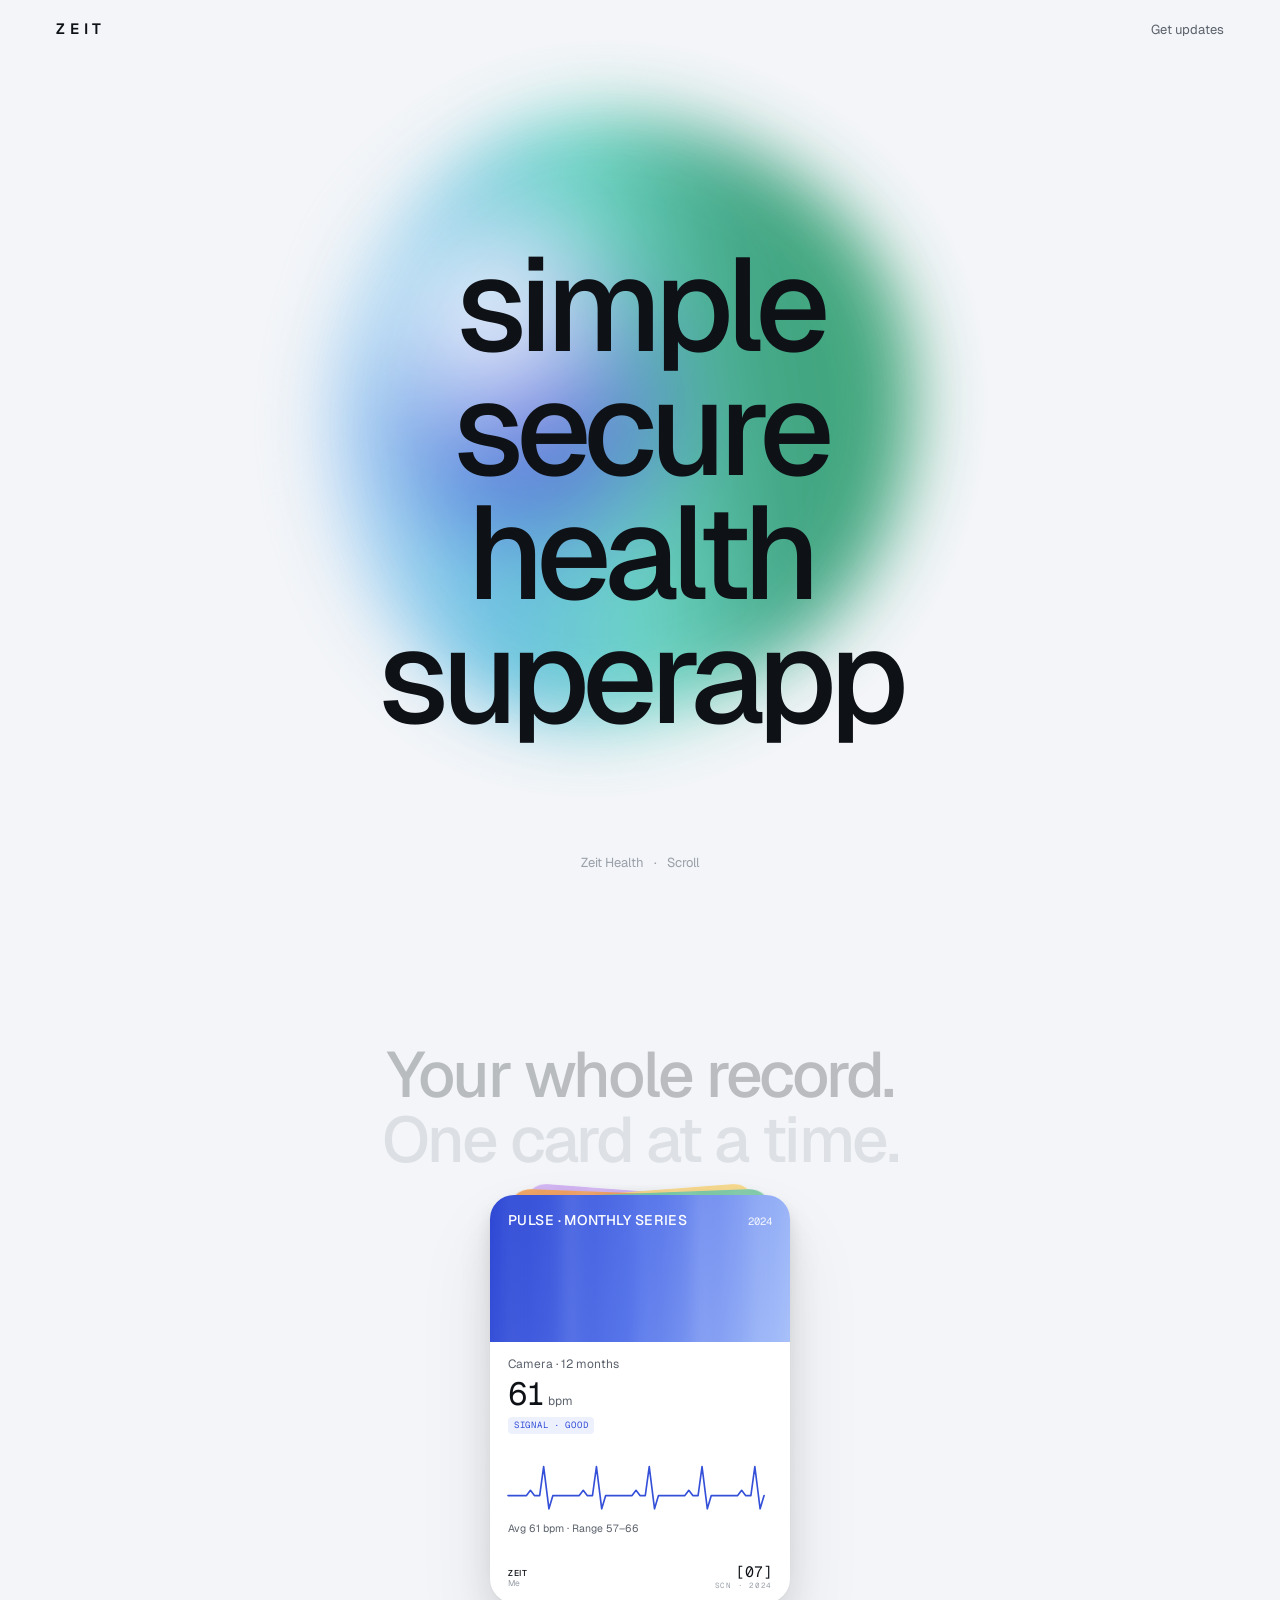
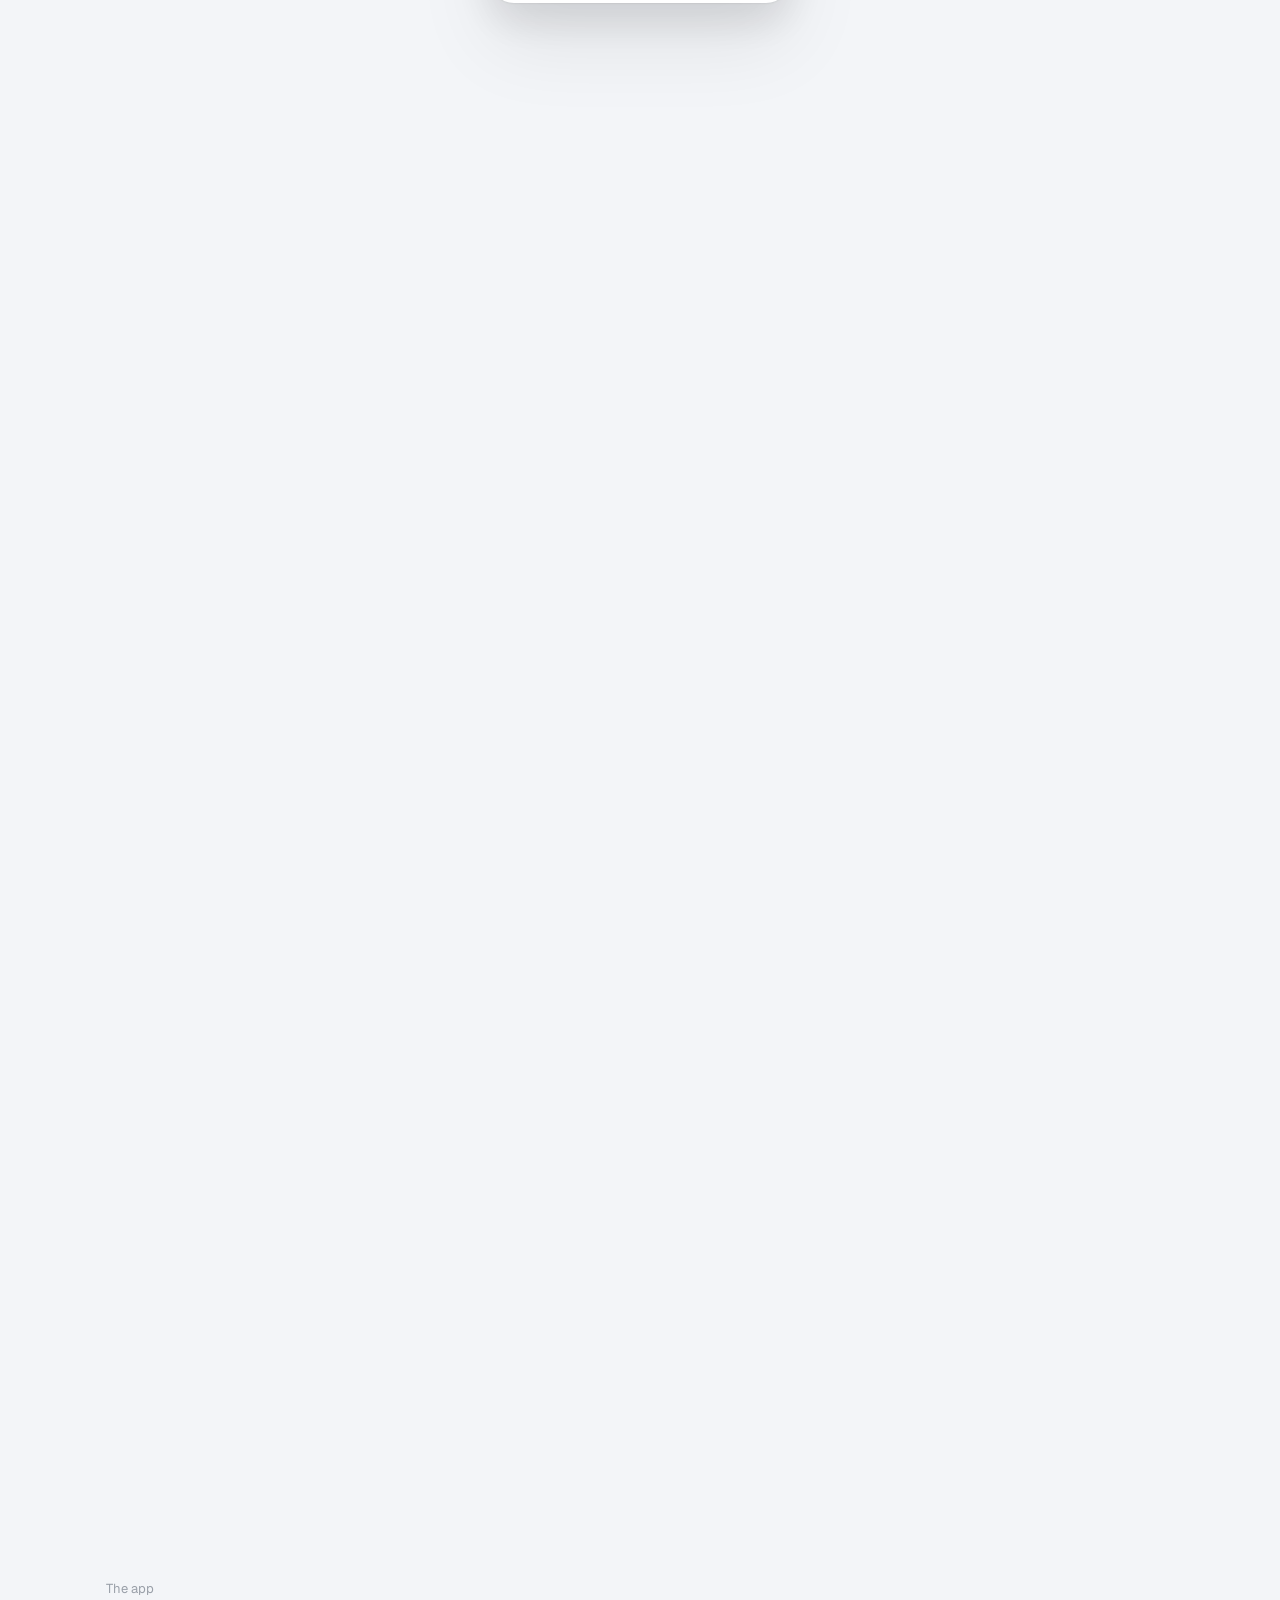
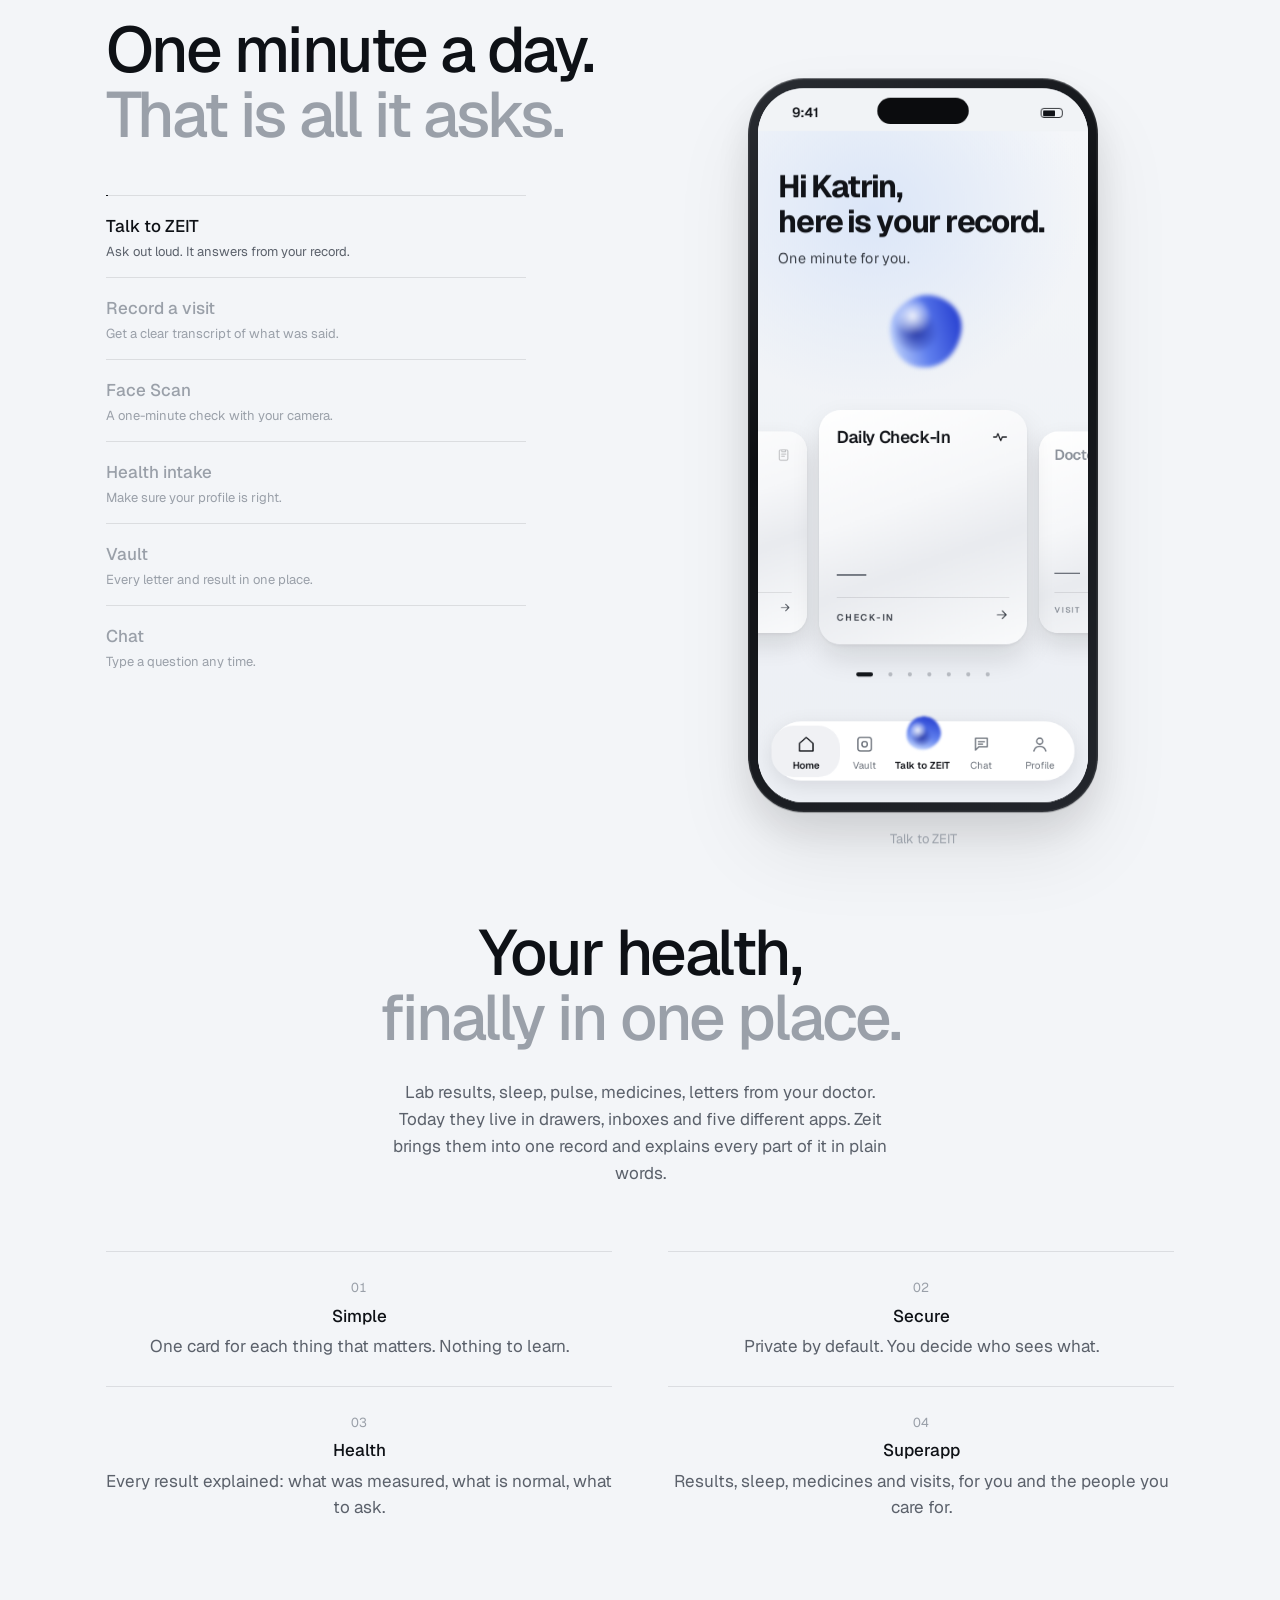
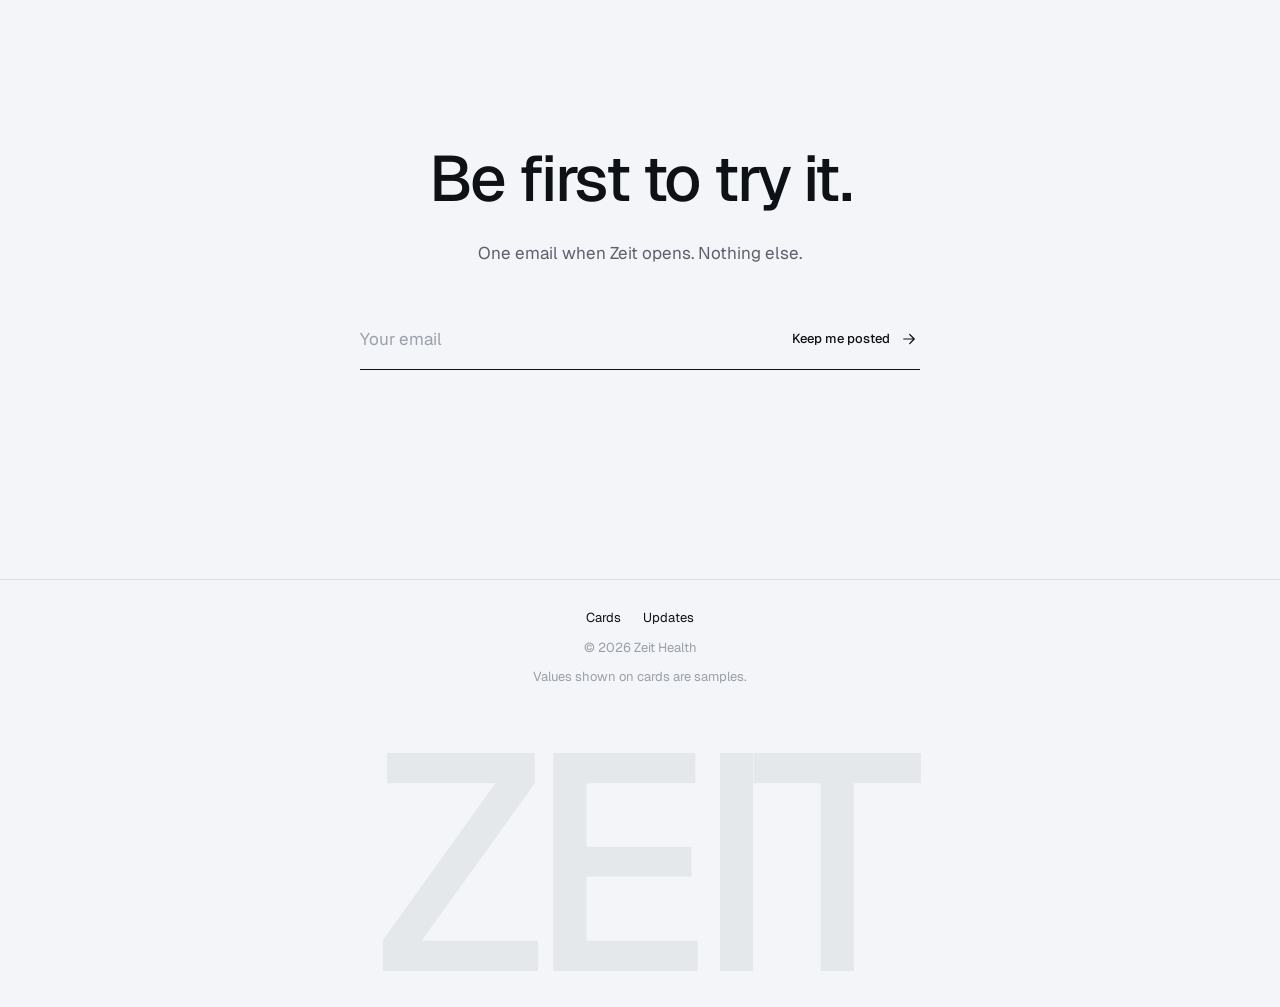
<file: share/zeit-health-v11.html>
<!doctype html>
<html lang="en">
<head>
  <meta charset="utf-8" />
  <meta name="viewport" content="width=device-width, initial-scale=1, viewport-fit=cover" />
  <title>Zeit Health — simple, secure health superapp</title>
  <meta name="description" content="Zeit Health keeps your results, sleep, pulse and medicines in one calm record. Simple, secure, made for the whole family." />
  <meta name="theme-color" content="#f3f5f8" />
  <meta property="og:type" content="website" />
  <meta property="og:title" content="Zeit Health" />
  <meta property="og:description" content="Simple. Secure. Health superapp." />
  <link rel="icon" href="[data-uri]" type="image/svg+xml" />
  <link rel="preconnect" href="https://fonts.googleapis.com" />
  <link rel="preconnect" href="https://fonts.gstatic.com" crossorigin />
  <link rel="stylesheet" href="https://fonts.googleapis.com/css2?family=Geist:wght@300;400;500;600&family=Geist+Mono:wght@400;500&display=swap" />
  <style>
/* Zeit Health — website v3.
   Direction: quiet and expensive. One typeface family (Geist, with Geist Mono for the card
   system), four text sizes, medium weights, a lot of air. Colour lives only in the orb and
   inside the cards; everything else is ink on a cool off-white.
   Mobile first at 375px. */

:root {
  /* colour */
  --ground: #f3f5f8;
  --surface: #ffffff;
  --surface-2: #f6f7f9;
  --ink: #0e1116;
  --ink-2: #5b616b;
  --ink-3: #9aa0a9;
  --hairline: rgba(14, 17, 22, 0.1);
  --blue: #3550d8;
  --danger: #b4231f;

  /* type: one family, four sizes */
  --font: 'Geist', -apple-system, BlinkMacSystemFont, 'Segoe UI', Roboto, 'Helvetica Neue', Arial, sans-serif;
  --mono: 'Geist Mono', ui-monospace, 'SF Mono', Menlo, Consolas, monospace;
  --t-small: 13px;
  --t-body: 17px;
  --t-h2: clamp(32px, 8.6vw, 64px);
  --t-hero: clamp(50px, 15.5vw, 132px);

  /* space: sections breathe */
  --page-pad: 24px;
  --section: 128px;

  /* depth (app elevation, softened) */
  --e1: 0 1px 2px rgba(12, 14, 18, 0.05), 0 8px 20px rgba(12, 14, 18, 0.05);
  --e2: 0 1px 2px rgba(12, 14, 18, 0.06), 0 18px 40px rgba(12, 14, 18, 0.10), 0 40px 80px rgba(12, 14, 18, 0.08);
  --e3: 0 -1px 3px rgba(12, 14, 18, 0.08), 0 -20px 50px rgba(12, 14, 18, 0.14);
  --ease: cubic-bezier(.16, .84, .24, 1);
}

* { box-sizing: border-box; -webkit-tap-highlight-color: transparent; }
html, body { margin: 0; overflow-x: clip; }
body {
  font-family: var(--font);
  font-size: var(--t-body);
  line-height: 1.5;
  color: var(--ink);
  background: var(--ground);
  -webkit-font-smoothing: antialiased;
  text-rendering: optimizeLegibility;
}
a { color: inherit; }
button { font: inherit; cursor: pointer; border: none; background: none; color: inherit; }
.pad { padding-left: var(--page-pad); padding-right: var(--page-pad); }
.small { font-size: var(--t-small); }
.soft { color: var(--ink-3); }
.sr-only { position: absolute; width: 1px; height: 1px; overflow: hidden; clip: rect(0 0 0 0); white-space: nowrap; }
:focus-visible { outline: 1.5px solid var(--ink); outline-offset: 4px; border-radius: 4px; }

.h2 {
  margin: 0; font-size: var(--t-h2); font-weight: 500;
  line-height: 1.02; letter-spacing: -0.04em; text-wrap: balance;
}
.lede { margin: 28px 0 0; max-width: 30em; font-size: var(--t-body); line-height: 1.6; color: var(--ink-2); }

/* ---- top bar: a wordmark and one link ---- */
.topbar {
  position: fixed; inset: 0 0 auto 0; z-index: 30;
  display: flex; align-items: center; justify-content: space-between;
  padding: 18px var(--page-pad);
  padding-top: max(18px, env(safe-area-inset-top));
  transition: background .4s ease, -webkit-backdrop-filter .4s ease, backdrop-filter .4s ease;
}
.topbar.scrolled { background: rgba(243, 245, 248, 0.78); -webkit-backdrop-filter: saturate(1.6) blur(20px); backdrop-filter: saturate(1.6) blur(20px); }
.wordmark { font-weight: 600; font-size: 15px; letter-spacing: 0.32em; text-decoration: none; }
.topbar-link { font-size: var(--t-small); text-decoration: none; color: var(--ink-2); transition: color .2s ease; }
.topbar-link:hover { color: var(--ink); }

/* ---- 1 · hero ---- */
.hero {
  position: relative; min-height: 100vh; min-height: 100svh;
  display: flex; flex-direction: column; justify-content: center;
  padding: 120px var(--page-pad) 40px;
  /* no clipping here: the orb's soft edge must never be cut into a hard line */
}
.hero-words {
  position: relative; z-index: 1; margin: 0;
  display: flex; flex-direction: column;
  font-size: var(--t-hero); font-weight: 500;
  line-height: 0.94; letter-spacing: -0.055em;
  will-change: transform, opacity;
}
.hero-words .w { display: block; will-change: transform, opacity, filter; }
.js .hero-words .w { opacity: 0; transform: translateY(14px); filter: blur(6px); }
.hero-foot {
  position: absolute; left: var(--page-pad); right: var(--page-pad); bottom: max(28px, env(safe-area-inset-bottom));
  margin: 0; display: flex; justify-content: space-between;
  font-size: var(--t-small); color: var(--ink-3);
}

/* the orb: bigger, softer, sitting behind the words */
.hero-orb {
  position: absolute; z-index: 0; width: 118vw; max-width: 760px; aspect-ratio: 1;
  right: -38vw; top: 34%;
  filter: blur(34px); opacity: .9; will-change: transform;
}
.orb-canvas { position: absolute; inset: 0; width: 100%; height: 100%; display: block; }
.js .hero-orb { opacity: 0; }
.js .hero-orb.in { opacity: calc(.9 * var(--fade, 1)); transition: opacity 1.8s ease .3s; }
.js .hero-orb.in.settled { transition: none; }

/* ---- 2 · the cards: pinned while the deck fans out ---- */
.cards { position: relative; height: 230vh; height: 230svh; }
.cards-stage {
  position: sticky; top: 0; height: 100vh; height: 100svh; overflow: hidden;
  display: flex; flex-direction: column; justify-content: center; gap: 28px;
  padding-top: 64px;
}
.cards-head { will-change: opacity, transform; }
.rail {
  --cw: min(66vw, 300px);
  position: relative; flex: none; height: calc(var(--cw) * 1.36 + 24px);
  user-select: none; -webkit-user-select: none; touch-action: pan-y;
  perspective: 1200px;
}
.rail-foot { display: flex; flex-direction: column; align-items: center; gap: 16px; will-change: opacity; }

.zc {
  position: absolute; top: 12px; left: 50%; width: var(--cw); margin-left: calc(var(--cw) / -2);
  will-change: transform, opacity; opacity: 0; cursor: pointer; outline: none;
  transform-style: preserve-3d;
}
.zc:focus-visible .zc-face { box-shadow: 0 0 0 2px var(--ink), var(--e2); }

/* ---- the CI card face ---- */
.zc-face {
  height: calc(var(--cw) * 1.36);
  border-radius: 24px; overflow: hidden; position: relative;
  background: var(--surface);
  box-shadow: var(--e1);
  display: flex; flex-direction: column;
  transition: box-shadow .5s var(--ease);
}
.zc.hi .zc-face { box-shadow: var(--e2); }
.zc-face::after { content: ""; position: absolute; inset: 0; z-index: 5; pointer-events: none; border-radius: inherit; background: var(--ground); opacity: var(--veil, 0); }
.zc-field { position: relative; flex: none; height: 36%; background: var(--g); color: #fff; overflow: hidden; }
.streaks {
  position: absolute; inset: -10% -20%; pointer-events: none; mix-blend-mode: soft-light; opacity: .55;
  background: linear-gradient(90deg,
    transparent 4%, rgba(255,255,255,.55) 6%, transparent 9%,
    transparent 17%, rgba(255,255,255,.35) 19.5%, transparent 21%,
    transparent 31%, rgba(255,255,255,.6) 33%, rgba(255,255,255,.2) 35%, transparent 38%,
    transparent 49%, rgba(255,255,255,.3) 51%, transparent 53%,
    transparent 62%, rgba(255,255,255,.5) 64.5%, transparent 67%,
    transparent 76%, rgba(255,255,255,.35) 78%, transparent 80%,
    transparent 88%, rgba(255,255,255,.55) 91%, transparent 94%);
  filter: blur(7px);
  animation: drift 34s ease-in-out infinite alternate;
}
@keyframes drift { from { transform: translateX(-3%); } to { transform: translateX(3%); } }
.zc-head { position: relative; z-index: 1; display: flex; justify-content: space-between; align-items: flex-start; gap: 10px; padding: 17px 18px 0; }
.zc-title { font-size: 14px; font-weight: 500; line-height: 1.15; letter-spacing: 0.03em; text-transform: uppercase; }
.zc-year { font-family: var(--mono); font-size: 10.5px; opacity: .9; padding-top: 2px; }
.zc-body { flex: 1; display: flex; flex-direction: column; padding: 13px 18px 14px; min-height: 0; }
.zc-label { font-size: 12px; color: var(--ink-2); }
.zc-hero { display: flex; align-items: baseline; gap: 5px; margin-top: 5px; }
.zc-num { font-size: 32px; font-weight: 400; letter-spacing: -0.04em; line-height: 1; font-variant-numeric: tabular-nums; }
.zc-unit { font-size: 12px; color: var(--ink-2); }
.zc-rx { font-family: Georgia, 'Times New Roman', serif; font-style: italic; font-size: 34px; line-height: 1; background: linear-gradient(135deg, #f0a64a, #f5c766); -webkit-background-clip: text; background-clip: text; color: transparent; }
.zc-tag { display: inline-block; margin-top: 7px; font-family: var(--mono); font-size: 9px; letter-spacing: 0.08em; padding: 2px 6px; border-radius: 4px; color: var(--blue); background: #edf1fd; align-self: flex-start; }
.zc-viz { margin-top: auto; padding-top: 4px; }
.zc-viz svg, .sb-viz svg { display: block; width: 100%; height: auto; overflow: visible; }
.zc-rows { display: flex; flex-direction: column; gap: 7px; margin-top: 10px; }
.zc-row { display: flex; align-items: center; gap: 8px; font-size: 10.5px; color: var(--ink-2); border-top: 1px solid var(--hairline); padding-top: 7px; }
.zc-row:first-child { border-top: 0; padding-top: 0; }
.zc-row .lab { flex: 1; min-width: 0; white-space: nowrap; overflow: hidden; text-overflow: ellipsis; }
.zc-row .track { position: relative; width: 38%; height: 1px; background: #e3e6eb; }
.zc-row .track i { left: 0; transition: left 1.1s var(--ease) .15s; position: absolute; top: 50%; width: 6px; height: 6px; margin: -3px 0 0 -3px; border-radius: 50%; background: var(--dot, #f08a5d); }
.live .track i { left: var(--x); }
.zc-row .dots { font-family: var(--mono); font-size: 9px; letter-spacing: 2px; color: var(--ink); }
.zc-row .pill-i { width: 14px; height: 7px; border-radius: 4px; background: linear-gradient(90deg, var(--pa, #f2b6c4) 50%, #fff 50%); box-shadow: inset 0 0 0 1px rgba(0,0,0,.08); transform: rotate(-30deg); flex: none; }
.zc-sub { font-size: 10.5px; line-height: 1.4; color: var(--ink-2); margin-top: 5px; }
.zc-foot { flex: none; display: flex; justify-content: space-between; align-items: flex-end; margin-top: auto; padding-top: 10px; }
.zc-me { font-size: 8.5px; font-weight: 500; line-height: 1.25; letter-spacing: 0.08em; color: var(--ink); }
.zc-me span { display: block; color: var(--ink-3); letter-spacing: 0; font-weight: 400; }
.zc-idx { text-align: right; font-family: var(--mono); font-size: 15px; line-height: 1; color: var(--ink); }
.zc-idx span { display: block; font-size: 7.5px; letter-spacing: 0.1em; color: var(--ink-3); margin-top: 3px; }

/* charts: one hairline weight everywhere; a line draws itself when its card arrives */
.draw { stroke-dasharray: var(--len, 600); stroke-dashoffset: var(--len, 600); }
.live .draw { stroke-dashoffset: 0; transition: stroke-dashoffset 1.4s var(--ease) .1s; }
.pop { opacity: 0; transform: scaleY(.2); transform-box: fill-box; transform-origin: bottom; }
.live .pop { opacity: 1; transform: none; transition: opacity .4s ease, transform .7s var(--ease); transition-delay: calc(var(--i, 0) * 35ms + 150ms); }

/* under the rail */
.mono-pill {
  font-family: var(--mono); font-size: 12px; letter-spacing: 0.18em; text-transform: uppercase;
  padding: 10px 20px; border-radius: 999px; border: 1px solid var(--hairline); color: var(--ink);
  min-height: 38px; transition: opacity .25s ease;
}
.rail-hint { margin: 0; }
.rail-dots { display: flex; gap: 8px; justify-content: center; }
.rail-dot { width: 5px; height: 5px; border-radius: 50%; background: rgba(14, 17, 22, 0.16); transition: all .35s var(--ease); }
.rail-dot.on { background: var(--ink); width: 18px; border-radius: 3px; }

/* ---- 3 · the app in a phone ---- */
.product { padding-top: var(--section); padding-bottom: var(--section); display: grid; gap: 64px; justify-items: center; }
.product-copy { justify-self: stretch; }
.product-copy .small { margin: 0 0 18px; }
/* the use cases beside the phone: plain lines; the active one is ink and fills a hairline */
.uses { list-style: none; margin: 48px 0 0; padding: 0; max-width: 420px; }
.use {
  position: relative; display: block; width: 100%; text-align: left; padding: 18px 0 16px;
  border-top: 1px solid var(--hairline); color: var(--ink-3); transition: color .3s ease;
}
.use::before { content: ""; position: absolute; left: 0; top: -1px; height: 1px; width: calc(var(--p, 0) * 100%); background: var(--ink); }
.use b { display: block; font-size: var(--t-body); font-weight: 500; }
.use span { display: block; margin-top: 2px; font-size: var(--t-small); }
.use:hover, .use.on { color: var(--ink); }
.use.on span { color: var(--ink-2); }
@media (max-width: 759px) {
  .uses { display: grid; grid-template-columns: 1fr 1fr; column-gap: 20px; margin-top: 36px; max-width: none; }
  .use span { display: none; }
  .use { padding: 14px 0 12px; }
}

.phone {
  position: relative; margin: 0 0 40px; width: min(78vw, 350px);
  padding: 10px; border-radius: 56px;
  background: linear-gradient(145deg, #2a2d33, #0d0f12 40%, #24272d);
  box-shadow: inset 0 0 0 1.5px rgba(255,255,255,.08), var(--e2);
  will-change: transform;
}
.phone-screen { position: relative; aspect-ratio: 390 / 844; border-radius: 46px; overflow: hidden; background: #eef1f6; }
.phone-cap { position: absolute; left: 0; right: 0; bottom: -36px; margin: 0; text-align: center; }

/* ---- the app replica: built at the app's own 390 x 844, scaled by script to fit ---- */
.dev {
  position: absolute; left: 0; top: 0; width: 390px; height: 844px; transform-origin: 0 0;
  font-family: -apple-system, BlinkMacSystemFont, 'SF Pro Display', var(--font);
  color: #111318; background: #eef1f6; overflow: hidden;
  --spring: cubic-bezier(.2, .9, .25, 1);
}
.dev-status {
  position: absolute; inset: 0 0 auto 0; z-index: 25; height: 50px;
  display: flex; align-items: center; justify-content: space-between; padding: 8px 30px 0 40px;
  font-size: 16px; font-weight: 600; background: #f1f3f6;
}
.dev-status .island { position: absolute; left: 50%; top: 11px; width: 108px; height: 31px; margin-left: -54px; border-radius: 20px; background: #0b0c0e; }
.dev-status .bars { width: 26px; height: 12px; border-radius: 4px; border: 1.5px solid #111318; position: relative; }
.dev-status .bars::after { content: ""; position: absolute; inset: 1.5px 8px 1.5px 1.5px; background: #111318; border-radius: 1px; }
.dev-wash {
  position: absolute; inset: 50px 0 0 0;
  background: radial-gradient(90% 40% at 35% 12%, #dbe6f8 0%, rgba(219,230,248,0) 70%), linear-gradient(#f4f6f9, #eceff4);
}
.dev-home { position: absolute; inset: 50px 0 0 0; }
.dev-h { position: absolute; left: 24px; top: 46px; margin: 0; font-size: 37px; line-height: 1.12; font-weight: 700; letter-spacing: -0.045em; }
.dev-sub { position: absolute; left: 24px; top: 140px; margin: 0; font-size: 17px; line-height: 1.4; color: #3d424b; width: 330px; }
.dev-orb { position: absolute; left: 144px; top: 184px; width: 108px; height: 108px; filter: blur(2.5px); }
.dev-rail { position: absolute; left: 0; right: 0; top: 330px; height: 290px; }
.dc {
  position: absolute; left: 72px; top: 0; width: 246px; height: 277px; border-radius: 26px;
  background: linear-gradient(160deg, #ffffff 0%, #f6f7f9 40%, #e9ebef 62%, #fafbfc 100%);
  box-shadow: 0 2px 4px rgba(12,14,18,.06), 0 16px 34px rgba(12,14,18,.12);
  transition: transform .62s var(--spring), opacity .5s ease;
}
.dc-t { position: absolute; left: 21px; top: 21px; width: 170px; font-size: 20px; font-weight: 600; line-height: 1.12; letter-spacing: -0.02em; }
.dc-i { position: absolute; right: 22px; top: 22px; width: 20px; height: 20px; }
.dc-i svg, .ni svg { width: 100%; height: 100%; fill: none; stroke: currentColor; stroke-width: 1.6; stroke-linecap: round; stroke-linejoin: round; }
.dc-dash { position: absolute; left: 21px; top: 194px; width: 35px; height: 1.5px; background: #6e737c; }
.dc-line { position: absolute; left: 21px; right: 21px; top: 221px; height: 1px; background: rgba(17,19,24,.12); }
.dc-l { position: absolute; left: 21px; top: 237px; font-size: 11px; font-weight: 600; letter-spacing: .16em; color: #3d424b; }
.dc-a { position: absolute; right: 21px; top: 233px; width: 18px; height: 18px; color: #3d424b; }
.dc-a svg { width: 100%; height: 100%; fill: none; stroke: currentColor; stroke-width: 1.6; stroke-linecap: round; stroke-linejoin: round; }
.dc.off { opacity: .55; }
.dc.off .dc-t, .dc.off .dc-l { color: #8c929b; }
.dc.off .dc-i { opacity: .25; }
.dev-rail.dragging .dc { transition: none; }
.dev-dots { position: absolute; left: 0; right: 0; top: 640px; display: flex; justify-content: center; gap: 18px; }
.dev-dots i { width: 5px; height: 5px; border-radius: 50%; background: #b9bdc4; transition: all .4s var(--spring); }
.dev-dots i.on { width: 20px; border-radius: 3px; background: #14171c; }

.dev-nav {
  position: absolute; left: 16px; right: 16px; bottom: 26px; height: 70px; z-index: 13;
  display: grid; grid-template-columns: repeat(5, 1fr); align-items: end;
  padding: 0 6px 10px; border-radius: 36px; background: rgba(255,255,255,.96);
  box-shadow: 0 6px 24px rgba(12,14,18,.10);
}
.ni { display: flex; flex-direction: column; align-items: center; gap: 4px; font-size: 11.5px; color: #6b717a; }
.ni svg { width: 24px; height: 24px; }
.ni.on { color: #111318; font-weight: 600; position: relative; }
.ni.on::before { content: ""; position: absolute; inset: -10px -6px -6px; border-radius: 26px; background: #f0f1f4; z-index: -1; }
.ni.talk b { font-size: 11.5px; font-weight: 600; color: #111318; font-variant-numeric: tabular-nums; }
.mini-orb { position: relative; width: 50px; height: 50px; margin-top: -28px; filter: blur(1.5px); }


.dev-home { transition: transform .5s var(--spring), opacity .4s ease; }
.dev.talking .dev-home { transform: scale(.94); opacity: 0; }
.dev-talk {
  position: absolute; inset: 50px 0 0 0; z-index: 5; display: flex; flex-direction: column; align-items: center;
  padding: 0 30px; text-align: center;
  background: radial-gradient(80% 40% at 50% 34%, #e3ebfb 0%, rgba(227,235,251,0) 70%), #f6f7fa;
  opacity: 0; transform: translateY(40px); pointer-events: none;
  transition: opacity .35s ease, transform .5s var(--spring);
}
.dev.talking .dev-talk { opacity: 1; transform: none; }
.dt-head { position: relative; width: 100%; padding-top: 22px; display: flex; flex-direction: column; align-items: center; gap: 2px; }
.dt-k { font-size: 11px; font-weight: 600; letter-spacing: .16em; color: #6b717a; }
.dt-t { font-size: 18px; font-weight: 600; letter-spacing: -0.01em; }
.dt-x { position: absolute; right: -8px; top: 18px; width: 40px; height: 40px; border-radius: 50%; background: #fff; box-shadow: 0 2px 10px rgba(12,14,18,.08); display: flex; align-items: center; justify-content: center; font-size: 22px; color: #3d424b; }
.dt-orb { position: relative; width: 190px; height: 190px; margin-top: 48px; }
.dt-orb .orb-canvas { filter: blur(3px); }
.dt-ring { position: absolute; inset: -14%; border-radius: 50%; background: rgba(60, 89, 222, .16); opacity: 0; transform: scale(.85); }
.dev.listening .dt-ring { animation: listen 1.3s ease-in-out infinite; }
@keyframes listen { 0%, 100% { opacity: .2; transform: scale(.9); } 50% { opacity: .9; transform: scale(1.08); } }
.dt-you { margin: 44px 0 0; min-height: 52px; font-size: 21px; line-height: 1.3; color: #6b717a; letter-spacing: -0.01em; }
.dt-zeit { margin: 18px 0 0; min-height: 96px; font-size: 25px; line-height: 1.28; font-weight: 600; letter-spacing: -0.025em; color: #111318; }
.dt-src { margin: 12px 0 0; min-height: 20px; font-size: 13px; color: #6b717a; opacity: 0; transition: opacity .4s ease; }
.dt-src.on { opacity: 1; }
.dt-state { position: absolute; left: 0; right: 0; bottom: 92px; margin: 0; font-size: 15px; color: #3d424b; transition: opacity .25s ease; }
.dt-type { position: absolute; left: 0; right: 0; bottom: 48px; margin: 0; font-size: 14px; color: #8c929b; }
.w-in { opacity: 0; animation: wIn .35s ease forwards; }
@keyframes wIn { from { opacity: 0; filter: blur(3px); } to { opacity: 1; filter: none; } }
/* ===== use-case screens (from the 16 Oct recordings) ===== */
.scr { position: absolute; left: 0; right: 0; bottom: 0; overflow: hidden; }
/* sheets rise from the bottom over everything, with a close button */
.sheet-scr {
  top: 50px; z-index: 20; background: #f7f8fa; padding: 0 26px; text-align: center;
  transform: translateY(102%); transition: transform .45s cubic-bezier(.2,.9,.2,1);
}
.sheet-scr.on { transform: none; }
.sx { position: absolute; right: 22px; top: 22px; width: 44px; height: 44px; border-radius: 50%; background: #fff; box-shadow: 0 2px 10px rgba(12,14,18,.1); display: flex; align-items: center; justify-content: center; font-size: 24px; color: #3d424b; }
.sk { margin: 52px 0 0; font-size: 12px; font-weight: 600; letter-spacing: .14em; color: #3d424b; }
.sh { margin: 4px 0 0; font-size: 26px; font-weight: 600; letter-spacing: -0.02em; }
.ssub { margin: 10px auto 0; max-width: 230px; font-size: 14px; line-height: 1.4; color: #5b616b; }
.s-btn { position: absolute; left: 26px; right: 26px; bottom: 44px; height: 58px; border-radius: 14px; background: #111318; color: #fff; display: flex; align-items: center; justify-content: center; gap: 12px; font-size: 18px; font-weight: 600; transition: transform .15s ease; }
.s-btn.press, .press { transform: scale(.97); }
/* tabs sit under the nav and crossfade */
.tab-scr { top: 50px; z-index: 12; background: linear-gradient(#f4f6f9, #eef1f5); padding: 0 22px; opacity: 0; transition: opacity .35s ease; }
.tab-scr.on { opacity: 1; }
.ni { transition: color .25s ease; }
.ni.on::before { transition: opacity .25s ease; }

/* -- Record a visit -- */
.cancel-pill { position: absolute; left: 18px; top: 18px; padding: 10px 16px; border-radius: 22px; background: #fff; box-shadow: 0 4px 14px rgba(12,14,18,.1); font-size: 15px; font-weight: 500; opacity: 0; transition: opacity .3s ease; }
.rec-pill { display: inline-flex; align-items: center; gap: 9px; margin-top: 14px; padding: 7px 14px; border-radius: 16px; border: 1px solid rgba(17,19,24,.1); background: #fff; font-size: 12px; font-weight: 600; letter-spacing: .12em; opacity: 0; transition: opacity .3s ease; }
.rec-pill i { width: 7px; height: 7px; border-radius: 50%; background: #111318; animation: blink 1.2s ease-in-out infinite; }
@keyframes blink { 50% { opacity: .25; } }
.v-orb { position: relative; width: 156px; height: 156px; margin: 22px auto 0; filter: blur(3px); }
.v-time { margin: 18px 0 0; font-size: 34px; font-weight: 600; font-variant-numeric: tabular-nums; letter-spacing: -0.02em; }
.v-line { margin: 10px 0 0; font-size: 15px; color: #3d424b; transition: opacity .3s ease; }
.v-note { margin: 6px 0 0; font-size: 13px; color: #6b717a; }
#scr-visit.rec .cancel-pill, #scr-visit.rec .rec-pill { opacity: 1; }
#scr-visit.rec .v-line { font-weight: 600; color: #111318; font-size: 16px; }
.v-done { position: absolute; left: 22px; right: 22px; top: 210px; opacity: 0; pointer-events: none; transition: opacity .4s ease; text-align: left; }
#scr-visit.done .v-done { opacity: 1; }
#scr-visit.done .v-orb, #scr-visit.done .v-time, #scr-visit.done .v-line, #scr-visit.done .v-note, #scr-visit.done .s-btn, #scr-visit.done .rec-pill { opacity: 0; transition: opacity .3s ease; }
.v-flower { width: 34px; height: 34px; margin: 0 auto 22px; border-radius: 50%; background: radial-gradient(circle at 35% 35%, #c7d4fb, #3c59de 70%); box-shadow: 0 0 0 6px rgba(60,89,222,.08); }
.v-rows { background: #fff; border-radius: 16px; padding: 14px 16px; box-shadow: 0 2px 10px rgba(12,14,18,.05); }
.v-rows b { display: block; font-size: 14px; margin-bottom: 6px; }
.v-rows p { display: flex; justify-content: space-between; gap: 10px; margin: 0; padding: 7px 0; font-size: 13px; color: #3d424b; }
.v-rows p span:last-child { color: #111318; text-align: right; }
.v-said { margin: 18px 0 8px; font-size: 11px; font-weight: 600; letter-spacing: .12em; color: #6b717a; }
.v-seg { background: #fff; border-radius: 12px; padding: 10px 12px; font-size: 14px; border: 1px solid rgba(17,19,24,.08); }
.v-seg span { display: block; font-size: 10.5px; letter-spacing: .06em; text-transform: uppercase; color: #8c929b; margin-bottom: 3px; }

/* -- Face Scan -- */
.fs-art { position: relative; margin: 26px -6px 0; height: 520px; border-radius: 6px; overflow: hidden;
  background: radial-gradient(70% 50% at 20% 30%, #c9d6ee, transparent 70%), radial-gradient(60% 50% at 85% 75%, #f3d6bd, transparent 70%), linear-gradient(160deg, #dfe5ef, #ece6df); }
.fs-card { position: absolute; left: 20px; right: 20px; bottom: 16px; padding: 22px 20px 18px; border-radius: 20px; background: rgba(255,255,255,.88); text-align: left; }
.fs-card b { display: block; font-size: 21px; font-weight: 600; }
.fs-card p { margin: 8px 0 0; font-size: 15px; line-height: 1.42; color: #4d525c; }
.s-btn.small { position: relative; left: auto; right: auto; bottom: auto; margin-top: 18px; height: 54px; border-radius: 27px; font-size: 16px; }
.fs-exit { display: block; text-align: center; margin-top: 14px; font-size: 16px; font-weight: 500; }
.fs-saved { position: absolute; left: 22px; right: 22px; bottom: 26px; height: 44px; border-radius: 14px; background: #fff; border: 1px solid rgba(17,19,24,.08); display: flex; align-items: center; justify-content: center; font-size: 15px; }
.scan-scr { top: 50px; z-index: 21; background: #0d0e10; opacity: 0; transition: opacity .4s ease; padding: 12px; }
.scan-scr.on { opacity: 1; }
.scan-cam { position: absolute; inset: 12px; border-radius: 30px; overflow: hidden;
  background: radial-gradient(60% 40% at 25% 35%, #6e6252, transparent 70%), radial-gradient(70% 50% at 80% 20%, #a4937a, transparent 70%), linear-gradient(170deg, #5d5446, #2c2925 60%, #1c1b19); }
.scan-person { position: absolute; left: 50%; top: 40%; width: 190px; height: 420px; margin-left: -95px; filter: blur(14px); opacity: .85;
  background: radial-gradient(48px 62px at 50% 70px, #8a6f5c 0 98%, transparent 100%), radial-gradient(130px 170px at 50% 330px, #2d3446 0 98%, transparent 100%); }
.scan-bar { position: absolute; left: 26px; right: 26px; top: 26px; height: 58px; border-radius: 30px; background: linear-gradient(#fff, #e9eaed); display: flex; align-items: center; justify-content: space-between; padding: 0 12px 0 20px; }
.scan-bar span { font-size: 12px; font-weight: 600; letter-spacing: .26em; }
.scan-bar b { padding: 7px 12px; border-radius: 16px; background: #3a3c40; color: #d9dade; font-size: 14px; font-weight: 500; font-variant-numeric: tabular-nums; }
.scan-h { position: absolute; left: 0; right: 0; top: 118px; margin: 0; text-align: center; color: #fff; font-size: 23px; font-weight: 600; letter-spacing: -0.01em; transition: opacity .3s ease; }
.scan-s { position: absolute; left: 0; right: 0; top: 152px; margin: 0; text-align: center; color: rgba(255,255,255,.7); font-size: 15px; transition: opacity .3s ease; }
.scan-ring { position: absolute; left: 45px; top: 205px; width: 300px; height: 300px; }
#scan-arc { transition: stroke-dashoffset 1s ease; }
.scan-mesh { position: absolute; left: 120px; top: 270px; width: 150px; height: 170px; opacity: 0; transition: opacity .5s ease;
  background-image: radial-gradient(circle, rgba(255,255,255,.9) 1.4px, transparent 1.6px); background-size: 37px 42px;
  -webkit-mask: radial-gradient(50% 50% at 50% 50%, #000 60%, transparent 100%); mask: radial-gradient(50% 50% at 50% 50%, #000 60%, transparent 100%); }
.scan-mesh.on { opacity: 1; }
.scan-back { position: absolute; left: 0; right: 0; bottom: 46px; margin: 0; text-align: center; color: rgba(255,255,255,.55); font-size: 15px; }

/* -- Health intake -- */
.in-body { position: relative; height: 640px; margin-top: 20px; text-align: left; overflow: hidden; }
.in-load { margin: 18px 0 0; font-size: 14px; color: #3d424b; transition: opacity .3s ease; }
.in-view { position: absolute; left: 0; right: 0; top: 0; opacity: 0; transition: opacity .4s ease, transform 1.6s cubic-bezier(.3,.7,.3,1); }
.in-view.on { opacity: 1; }
.in-k { margin: 6px 0 0; font-size: 13px; color: #5b616b; }
.in-h { margin: 8px 0 0; font-size: 26px; font-weight: 700; letter-spacing: -0.02em; }
.in-p { margin: 10px 0 0; font-size: 14px; line-height: 1.45; color: #3d424b; }
.in-sec { margin: 30px 0 4px; font-size: 18px; font-weight: 700; }
.in-f { padding: 14px 0; border-bottom: 1px solid rgba(17,19,24,.1); }
.in-f b { display: block; font-size: 14px; font-weight: 600; }
.in-f span { display: block; margin-top: 6px; font-size: 14px; color: #3d424b; }
.in-f em { display: inline-block; margin-top: 10px; padding: 5px 10px; border-radius: 14px; border: 1px solid rgba(17,19,24,.15); font-style: normal; font-size: 12.5px; }
.in-opts { display: flex !important; gap: 30px; margin-top: 12px !important; padding-left: 12px; }
.in-opts i { font-style: normal; font-size: 14px; color: #3d424b; padding: 4px 8px; margin: -4px -8px; border-radius: 10px; transition: background .25s ease, color .25s ease; }
.in-opts i.picked { background: #111318; color: #fff; }

/* -- Vault -- */
.t-h { margin: 34px 0 0; font-size: 32px; font-weight: 700; letter-spacing: -0.03em; }
.add-doc { display: inline-block; margin-top: 8px; padding: 13px 18px; border-radius: 14px; background: #1c2a4c; color: #fff; font-size: 17px; font-weight: 600; }
.chips { display: flex; gap: 22px; margin: 22px -22px 0 0; padding: 4px; border-radius: 14px; background: rgba(255,255,255,.6); white-space: nowrap; overflow: hidden; }
.chips i { font-style: normal; font-size: 15px; color: #3d424b; padding: 8px 10px; margin: -2px -10px; }
.chips i.on { border: 1px solid #1c2a4c; border-radius: 10px; background: #fff; color: #111318; font-weight: 600; margin-right: 0; }
.docs { position: relative; margin-top: 16px; height: 520px; }
.doc { position: absolute; left: 6px; right: 6px; height: 300px; border-radius: 20px; background: #fff; box-shadow: 0 -2px 12px rgba(12,14,18,.06), 0 4px 18px rgba(12,14,18,.06); padding: 14px 18px; transition: transform .7s cubic-bezier(.2,.9,.25,1), opacity .5s ease; }
.doc-t { display: flex; gap: 10px; align-items: flex-start; justify-content: center; margin: 0; font-size: 15px; font-weight: 600; line-height: 1.3; text-align: center; }
.doc-i { flex: none; width: 24px; height: 24px; border-radius: 7px; background: #fbe7e7; box-shadow: inset 0 0 0 7px #fbe7e7, inset 0 0 0 9px #e9a1a1; }
.doc-m { margin: 4px 0 0; font-size: 13px; color: #6b717a; }
.page { position: relative; margin-top: 12px; padding: 12px 12px 0; border-top: 1px solid rgba(17,19,24,.08); }
.page em { display: inline-block; font-style: normal; font-size: 10px; font-weight: 700; color: #3c59de; background: #e5ecfd; padding: 2px 6px; border-radius: 4px; }
.page b { display: block; margin: 8px 0 6px; font-size: 11px; }
.page i { display: block; height: 4px; margin: 6px 0; border-radius: 2px; background: #e6e8ec; }
.page i.s { width: 60%; }

/* -- Chat -- */
.c-list, .c-thread { position: absolute; inset: 0; padding: 0 22px; transition: opacity .35s ease, transform .45s cubic-bezier(.2,.9,.25,1); }
.c-thread { opacity: 0; transform: translateX(30px); background: linear-gradient(#f1f3f7, #eef0f5); }
#scr-chat.thread .c-list { opacity: 0; transform: translateX(-30px); }
#scr-chat.thread .c-thread { opacity: 1; transform: none; }
.c-new { display: flex; align-items: center; gap: 14px; margin-top: 16px; padding: 12px 16px; border-radius: 22px; background: #fff; box-shadow: 0 2px 10px rgba(12,14,18,.06); }
.c-new span { width: 30px; height: 30px; border-radius: 50%; background: #111318; color: #fff; display: flex; align-items: center; justify-content: center; font-size: 20px; }
.c-new p, .c-row p { margin: 0; font-size: 12.5px; color: #6b717a; line-height: 1.35; }
.c-new b, .c-row b { display: block; font-size: 15px; color: #111318; font-weight: 600; }
.c-row { position: relative; display: flex; align-items: center; gap: 12px; margin-top: 10px; padding: 12px 14px; border-radius: 22px; background: #fff; box-shadow: 0 2px 10px rgba(12,14,18,.05); transition: transform .15s ease; }
.c-row p { flex: 1; min-width: 0; white-space: nowrap; overflow: hidden; text-overflow: ellipsis; padding-right: 92px; }
.c-row b { overflow: hidden; text-overflow: ellipsis; }
.c-i { flex: none; width: 34px; height: 34px; border-radius: 50%; background: #f0f1f4; box-shadow: inset 0 0 0 10px #f0f1f4, inset 0 0 0 11.5px #8c929b; }
.c-row time { position: absolute; right: 70px; top: 14px; font-size: 12px; color: #3d424b; }
.c-row em { position: absolute; right: 14px; top: 22px; font-style: normal; font-size: 13px; color: #c2454a; }
.c-back { margin: 22px 0 0; font-size: 15px; font-weight: 600; }
.c-title { margin: 14px 0 0; text-align: center; font-size: 17px; font-weight: 600; }
.c-del { margin: 10px 0 0; text-align: right; font-size: 13px; color: #c2454a; }
.c-day { display: table; margin: 18px auto 0; padding: 3px 10px; border-radius: 10px; background: #fff; font-size: 11.5px; color: #3d424b; }
.c-msgs { display: flex; flex-direction: column; gap: 12px; margin-top: 14px; }
.msg { max-width: 74%; padding: 11px 14px; border-radius: 18px; font-size: 15px; line-height: 1.38; animation: msgIn .35s ease; }
.msg.z { align-self: flex-start; background: #fff; margin-left: 22px; position: relative; }
.msg.z::before { content: ""; position: absolute; left: -24px; top: 4px; width: 14px; height: 14px; border-radius: 50%; background: radial-gradient(circle at 35% 35%, #fff, #8fa6f2 60%, #3c59de); filter: blur(.4px); }
.msg.u { align-self: flex-end; background: #1c2a4c; color: #fff; }
.msg.dots { width: 54px; color: #8c929b; letter-spacing: 3px; }
@keyframes msgIn { from { opacity: 0; transform: translateY(8px); } }
.c-compose { position: absolute; left: 14px; right: 14px; bottom: 136px; height: 52px; border-radius: 26px; background: #fff; border: 1px solid rgba(17,19,24,.1); display: flex; align-items: center; gap: 12px; padding: 0 8px 0 10px; }
.c-compose span:first-child { width: 34px; height: 34px; border-radius: 50%; border: 1px solid rgba(17,19,24,.15); display: flex; align-items: center; justify-content: center; font-size: 20px; color: #3d424b; }
.c-compose .mic { width: 10px; height: 16px; border-radius: 5px; border: 1.6px solid #3d424b; }
.c-compose p { flex: 1; margin: 0; font-size: 15px; color: #8c929b; }
.c-compose .send { width: 34px; height: 34px; border-radius: 50%; background: #c9ccd2; }

/* the v4 sheet, unchanged */
.dev-scrim { position: absolute; inset: 0; z-index: 7; background: rgba(12,14,18,.35); opacity: 0; pointer-events: none; transition: opacity .3s ease; }
.dev-scrim.on { opacity: 1; }
.dev-sheet {
  position: absolute; left: 0; right: 0; top: 88px; bottom: 0; z-index: 8;
  background: #fafbfc; border-radius: 26px 26px 0 0; padding: 0 26px;
  transform: translateY(102%); transition: transform .45s cubic-bezier(.2,.9,.2,1);
}
.dev-sheet.on { transform: none; }
.ds-x { position: absolute; right: 26px; top: 26px; width: 44px; height: 44px; border-radius: 50%; background: #fff; box-shadow: 0 2px 10px rgba(12,14,18,.1); display: flex; align-items: center; justify-content: center; font-size: 24px; color: #3d424b; }
.ds-k { margin: 60px 0 0; text-align: center; font-size: 12px; font-weight: 600; letter-spacing: .14em; color: #3d424b; }
.ds-h { margin: 6px 0 46px; text-align: center; font-size: 26px; font-weight: 600; letter-spacing: -0.02em; }
.ds-p { margin: 0 0 16px; font-size: 17px; line-height: 1.42; color: #3d424b; }
.ds-btn { position: absolute; left: 26px; right: 26px; bottom: 78px; height: 58px; border-radius: 14px; background: #111318; color: #fff; display: flex; align-items: center; justify-content: center; font-size: 18px; font-weight: 600; transition: transform .15s ease; }
.ds-btn.press { transform: scale(.97); }
.ds-link { position: absolute; left: 0; right: 0; bottom: 30px; text-align: center; font-size: 15px; color: #3d424b; }

.dev-finger {
  position: absolute; z-index: 30; width: 46px; height: 46px; margin: -23px 0 0 -23px; border-radius: 50%;
  background: rgba(17,19,24,.16); box-shadow: 0 0 0 1.5px rgba(255,255,255,.75), 0 4px 14px rgba(12,14,18,.12);
  opacity: 0; transform: scale(.7); pointer-events: none;
  transition: opacity .18s ease, transform .18s ease;
}
.dev-finger.down { opacity: 1; transform: none; }
.dev-finger.moving { transition: opacity .18s ease, transform .18s ease, left .42s cubic-bezier(.3,.7,.3,1), top .42s cubic-bezier(.3,.7,.3,1); }

/* ---- 4 · about: plain text and hairlines ---- */
.about { padding-top: 24px; padding-bottom: var(--section); }
.pillars { list-style: none; margin: 64px 0 0; padding: 0; border-top: 1px solid var(--hairline); }
.pillars li { display: grid; grid-template-columns: 44px 1fr; gap: 8px; padding: 26px 0; border-bottom: 1px solid var(--hairline); }
.pillars .n { font-size: var(--t-small); color: var(--ink-3); padding-top: 4px; font-variant-numeric: tabular-nums; }
.pillars b { display: block; font-size: var(--t-body); font-weight: 500; }
.pillars p { margin: 4px 0 0; color: var(--ink-2); line-height: 1.55; }

/* ---- 5 · opt-in: a line, not a box ---- */
.updates { padding-top: 24px; padding-bottom: var(--section); }
.optin-form {
  margin-top: 48px; display: flex; align-items: center; gap: 12px;
  border-bottom: 1px solid var(--ink); padding-bottom: 6px; max-width: 560px;
}
.optin-form input {
  flex: 1; min-width: 0; height: 48px; padding: 0; border: 0; background: transparent;
  font: inherit; font-size: var(--t-body); color: var(--ink); outline: none;
}
.optin-form input::placeholder { color: var(--ink-3); }
.optin-form input[aria-invalid="true"] { color: var(--danger); }
.optin-form button {
  flex: none; display: inline-flex; align-items: center; gap: 10px; height: 44px; padding: 0 2px;
  font-size: var(--t-small); font-weight: 500; transition: gap .3s var(--ease), opacity .2s ease;
}
.optin-form button:hover { gap: 14px; }
.optin-form button:disabled { opacity: .4; cursor: default; }
.optin-form:focus-within { border-bottom-color: var(--blue); }
.optin-msg { margin: 14px 0 0; min-height: 1.5em; color: var(--ink); }
.optin-msg.err { color: var(--danger); }

/* ---- 6 · footer ---- */
.footer { padding-top: 28px; padding-bottom: max(24px, env(safe-area-inset-bottom)); border-top: 1px solid var(--hairline); overflow: hidden; }
.foot-row { display: flex; justify-content: space-between; gap: 16px; flex-wrap: wrap; }
.foot-links { display: flex; gap: 22px; }
.foot-links a { text-decoration: none; }
.foot-note { margin: 10px 0 0; }
.foot-mark {
  margin-top: 56px; font-weight: 500; letter-spacing: -0.06em; line-height: .78;
  font-size: 34vw; color: rgba(14, 17, 22, 0.06); user-select: none; white-space: nowrap;
}

/* ---- reveals: one quiet move per block ---- */
.reveal { opacity: 0; transform: translateY(24px); transition: opacity 1s var(--ease), transform 1.2s var(--ease); }
.reveal.in { opacity: 1; transform: none; }

/* ---- the opened card ---- */
.scrim { position: fixed; inset: 0; z-index: 40; background: rgba(12, 14, 18, 0.36); opacity: 0; }
.sheet {
  position: fixed; left: 0; right: 0; bottom: 0; z-index: 41;
  max-height: 90vh; overflow: auto; overscroll-behavior: contain;
  background: var(--surface); border-radius: 30px 30px 0 0;
  box-shadow: var(--e3); transform: translateY(105%);
  padding-bottom: env(safe-area-inset-bottom);
}
.sheet-veil { position: relative; height: 160px; background: var(--g); color: #fff; overflow: hidden; border-radius: 30px 30px 0 0; }
.sheet-veil::after { content: ""; position: absolute; inset: auto 0 0 0; height: 70%; background: linear-gradient(to bottom, transparent, var(--surface)); }
.grab { position: absolute; top: 9px; left: 50%; width: 36px; height: 4px; margin-left: -18px; border-radius: 3px; background: rgba(255,255,255,.7); z-index: 2; }
.sheet-close {
  position: absolute; top: 16px; right: 16px; z-index: 2; width: 34px; height: 34px; border-radius: 50%;
  background: rgba(255, 255, 255, 0.92); display: flex; align-items: center; justify-content: center; color: var(--ink);
}
.veil-head { position: relative; z-index: 1; padding: 28px 64px 0 var(--page-pad); }
.veil-title { display: block; font-size: 17px; font-weight: 500; letter-spacing: 0.03em; text-transform: uppercase; }
.veil-year { display: block; font-family: var(--mono); font-size: 11px; margin-top: 4px; opacity: .9; }
.sheet-body { padding: 0 var(--page-pad) 28px; margin-top: -30px; position: relative; z-index: 1; }
.sb-label { font-size: var(--t-small); color: var(--ink-2); }
.sb-hero { display: flex; align-items: baseline; gap: 6px; margin-top: 4px; }
.sb-num { font-size: 56px; font-weight: 400; letter-spacing: -0.05em; line-height: 1; font-variant-numeric: tabular-nums; }
.sb-unit { font-size: 15px; color: var(--ink-2); }
.sb-viz { margin-top: 22px; padding: 16px; border-radius: 18px; background: var(--surface-2); }
.sb-rows { list-style: none; margin: 18px 0 0; padding: 0; }
.sb-rows li { display: flex; justify-content: space-between; gap: 12px; padding: 14px 0; border-top: 1px solid var(--hairline); font-size: 15px; }
.sb-rows li span:last-child { font-family: var(--mono); font-size: 12.5px; color: var(--ink-2); text-align: right; }
.sb-plain { margin: 18px 0 0; font-size: 15px; line-height: 1.6; color: var(--ink); }
.sb-plain b { display: block; font-size: var(--t-small); font-weight: 500; color: var(--blue); margin-bottom: 4px; }
.sb-foot { margin: 18px 0 0; font-size: 11px; color: var(--ink-3); text-align: center; }

/* ---- centred layout: every section's text sits on the centre line (the phone section keeps
   its side-by-side layout) ---- */
.hero { align-items: center; text-align: center; --orb: min(112vw, 760px); }
.hero-words { align-items: center; }
.hero-orb { left: 50%; right: auto; top: 50%; width: var(--orb); max-width: none; margin: calc(var(--orb) / -2) 0 0 calc(var(--orb) / -2); }
.hero-foot { justify-content: center; gap: 10px; }
.hero-foot span + span::before { content: "·"; margin-right: 10px; }
.cards-head { text-align: center; }
.about, .updates { text-align: center; }
.lede { margin-left: auto; margin-right: auto; }
.pillars li { grid-template-columns: 1fr; justify-items: center; gap: 6px; }
.pillars .n { padding-top: 0; }
.pillars p { max-width: 30em; margin-left: auto; margin-right: auto; }
.optin-form { margin-left: auto; margin-right: auto; }
.optin-msg { text-align: center; }
.footer { text-align: center; }
.foot-row { flex-direction: column; align-items: center; gap: 10px; }
.foot-links { justify-content: center; }
.foot-mark { text-align: center; }

/* ---- wider screens ---- */
@media (min-width: 760px) {
  :root { --page-pad: 56px; --section: 176px; }
  .hero { --orb: min(64vw, 760px); }
  .product { grid-template-columns: 1fr 1fr; align-items: center; max-width: 1180px; margin: 0 auto; }
  .about, .updates { max-width: 1180px; margin: 0 auto; }
  .pillars { display: grid; grid-template-columns: 1fr 1fr; column-gap: 56px; border-top: 0; }
  .pillars li { border-top: 1px solid var(--hairline); border-bottom: 0; }
  .cards-head { max-width: 1180px; margin: 0 auto; width: 100%; }
  .sheet { left: 50%; right: auto; width: 460px; margin-left: -230px; }
  .foot-mark { font-size: 24vw; }
}

@media (prefers-reduced-motion: reduce) {
  .dc, .dev-talk, .dev-home { transition: none; }
  .cards { height: auto; }
  .cards-stage { position: relative; height: auto; padding: var(--section) 0; }
  .reveal, .js .hero-orb { opacity: 1; transform: none; transition: none; }
  .js .hero-words .w { opacity: 1; transform: none; filter: none; }
  .draw { stroke-dashoffset: 0; }
  .pop { opacity: 1; transform: none; }
  .zc-row .track i { left: var(--x); transition: none; }
}

</style>
  <script>document.documentElement.classList.add('js')</script>
</head>
<body>

  <header class="topbar">
    <a class="wordmark" href="#top" aria-label="Zeit Health home">ZEIT</a>
    <a class="topbar-link" href="#updates">Get updates</a>
  </header>

  <main id="top">

    <!-- 1 · HERO -->
    <section class="hero" id="hero" aria-label="Zeit Health">
      <div class="hero-orb" id="hero-orb" aria-hidden="true">
        <canvas class="orb-canvas" data-orb="hero" data-res="220"></canvas>
      </div>
      <h1 class="hero-words" id="hero-words">
        <span class="w">simple</span>
        <span class="w">secure</span>
        <span class="w">health</span>
        <span class="w">superapp</span>
      </h1>
      <p class="hero-foot" id="hero-foot"><span>Zeit Health</span><span>Scroll</span></p>
    </section>

    <!-- 2 · THE CARDS: a deck that fans out into the rail as you scroll -->
    <section class="cards" id="cards" aria-labelledby="cards-h">
      <div class="cards-stage">
        <div class="cards-head pad" id="cards-head">
          <h2 id="cards-h" class="h2">Your whole record.<br /><span class="soft">One card at a time.</span></h2>
        </div>
        <div class="rail" id="rail" role="group" aria-label="Health cards, use arrow keys to browse"></div>
        <div class="rail-foot" id="rail-foot">
          <span class="mono-pill" id="pill" aria-live="polite"></span>
          <div class="rail-dots" id="dots" aria-hidden="true"></div>
          <p class="rail-hint small soft">Swipe to browse · Double tap to open</p>
        </div>
      </div>
    </section>

    <!-- 3 · THE APP -->
    <section class="product pad" aria-labelledby="product-h">
      <div class="product-copy">
        <p class="small soft">The app</p>
        <h2 id="product-h" class="h2">One minute a day.<br /><span class="soft">That is all it asks.</span></h2>
        <ol class="uses" id="uses" aria-label="What you can do">
          <li><button class="use on" type="button" aria-pressed="true"><b>Talk to ZEIT</b><span>Ask out loud. It answers from your record.</span></button></li>
          <li><button class="use" type="button" aria-pressed="false"><b>Record a visit</b><span>Get a clear transcript of what was said.</span></button></li>
          <li><button class="use" type="button" aria-pressed="false"><b>Face Scan</b><span>A one-minute check with your camera.</span></button></li>
          <li><button class="use" type="button" aria-pressed="false"><b>Health intake</b><span>Make sure your profile is right.</span></button></li>
          <li><button class="use" type="button" aria-pressed="false"><b>Vault</b><span>Every letter and result in one place.</span></button></li>
          <li><button class="use" type="button" aria-pressed="false"><b>Chat</b><span>Type a question any time.</span></button></li>
        </ol>
      </div>
      <figure class="phone" id="phone">
        <div class="phone-screen" id="phone-screen">
          <!-- a scripted copy of the app, laid out at its own 390 x 844 and scaled to fit:
               you swipe your cards, tap the orb and talk to it, and it answers from your record -->
          <div class="dev" id="dev" aria-hidden="true">
            <div class="dev-status"><span>9:41</span><span class="island"></span><span class="bars"></span></div>
            <div class="dev-wash"></div>
            <div class="dev-home" id="dev-home">
              <h3 class="dev-h">Hi Katrin,<br />here is your record.</h3>
              <p class="dev-sub" id="dev-sub">One minute for you.</p>
              <div class="dev-orb" id="dev-orb"><canvas class="orb-canvas" data-orb="home" data-res="160"></canvas></div>
              <div class="dev-rail" id="dev-rail"></div>
              <div class="dev-dots" id="dev-dots"></div>
            </div>
            <nav class="dev-nav" id="dev-nav">
              <span class="ni on" data-tab="home"><svg viewBox="0 0 24 24"><path d="M4 11l8-7 8 7v9H4z"/></svg>Home</span>
              <span class="ni" data-tab="vault"><svg viewBox="0 0 24 24"><rect x="4" y="4" width="16" height="16" rx="3"/><circle cx="12" cy="12" r="3.2"/></svg>Vault</span>
              <span class="ni talk"><span class="mini-orb"><canvas class="orb-canvas" data-orb="nav" data-res="96"></canvas></span><b>Talk to ZEIT</b></span>
              <span class="ni" data-tab="chat"><svg viewBox="0 0 24 24"><path d="M5 5h14v10H9l-4 4z"/><path d="M8.5 9h7M8.5 12h5"/></svg>Chat</span>
              <span class="ni"><svg viewBox="0 0 24 24"><circle cx="12" cy="8.5" r="3.6"/><path d="M5 20c1-4 4-5.5 7-5.5s6 1.5 7 5.5"/></svg>Profile</span>
            </nav>
            <!-- the "Start here" sheet (v4): it rises BEHIND the Home cards, so the cards float on
                 top of it. Its z-index sits between the greeting and the cards on purpose. -->
            <div class="dev-scrim" id="dev-scrim"></div>
            <div class="dev-sheet" id="dev-sheet">
              <span class="ds-x">&times;</span>
              <p class="ds-k">START HERE</p>
              <p class="ds-h">A short tour</p>
              <p class="ds-p">See what each card on your Home does.</p>
              <p class="ds-p">The Orb talks you through your Home and swipes the cards for you. It uses your microphone.</p>
              <span class="ds-btn" id="ds-btn">Start voice walkthrough</span>
              <span class="ds-link">Show me how ZEIT works</span>
            </div>
            <!-- Talk to ZEIT, voice face: the orb, your words, ZEIT's answer -->
            <div class="dev-talk" id="dev-talk">
              <div class="dt-head"><span class="dt-k">QUESTIONS</span><span class="dt-t">Talk to ZEIT</span><span class="dt-x">&times;</span></div>
              <div class="dt-orb" id="dt-orb"><span class="dt-ring"></span><canvas class="orb-canvas" data-orb="talk" data-res="240"></canvas></div>
              <p class="dt-you" id="dt-you"></p>
              <p class="dt-zeit" id="dt-zeit"></p>
              <p class="dt-src" id="dt-src"></p>
              <p class="dt-state" id="dt-state">Tap to talk</p>
              <p class="dt-type">Type it instead</p>
            </div>
            <!-- ===== use-case screens, copied from the 16 Oct screen recordings ===== -->
            <!-- Record a visit (sheet) -->
            <div class="scr sheet-scr" id="scr-visit">
              <span class="sx">&times;</span>
              <span class="cancel-pill">Cancel recording</span>
              <p class="sk">RECORD YOUR VISIT</p>
              <p class="sh" id="v-title">Ready to record</p>
              <p class="ssub" id="v-sub">Recording starts when you tap the button.</p>
              <span class="rec-pill"><i></i>RECORDING</span>
              <div class="v-orb"><canvas class="orb-canvas" data-orb="visit" data-res="200"></canvas></div>
              <p class="v-time" id="v-time">0:00</p>
              <p class="v-line" id="v-line">Put the phone where everyone can hear.</p>
              <p class="v-note" id="v-note">A visit can be up to 15 minutes long.</p>
              <div class="v-done">
                <div class="v-flower"></div>
                <div class="v-rows">
                  <b>Transcript ready</b>
                  <p><span>Recording</span><span>Stopped</span></p>
                  <p><span>Upload</span><span>Uploaded · Original retained</span></p>
                  <p><span>Transcript</span><span>Transcript ready</span></p>
                  <p><span>Summary</span><span>Summary in progress</span></p>
                </div>
                <p class="v-said">WHAT WAS SAID</p>
                <div class="v-seg"><span>Unknown · Segment 0</span>Hi, how are you doing?</div>
              </div>
              <span class="s-btn" id="v-btn">Start recording</span>
            </div>

            <!-- Face Scan: intro sheet, then the live scan -->
            <div class="scr sheet-scr" id="scr-face">
              <span class="sx">&times;</span>
              <p class="sk">FACE SCAN</p>
              <p class="sh">Face Scan</p>
              <div class="fs-art">
                <div class="fs-card">
                  <b>Face Scan</b>
                  <p>Ready for your Face Scan. Use good light and keep still. Tap Start when you're ready.</p>
                  <p>It measures you.</p>
                  <span class="s-btn small" id="fs-start">Start</span>
                  <span class="fs-exit">Exit</span>
                </div>
              </div>
              <span class="fs-saved">Saved scans</span>
            </div>
            <div class="scr scan-scr" id="scr-scan">
              <div class="scan-cam"><div class="scan-person"></div></div>
              <div class="scan-bar"><span>ZEIT.SCAN</span><b id="scan-time">01:00</b></div>
              <p class="scan-h" id="scan-h">Looking for your face</p>
              <p class="scan-s" id="scan-s">Center your face in the frame</p>
              <svg class="scan-ring" viewBox="0 0 300 300" aria-hidden="true">
                <circle cx="150" cy="150" r="140" fill="none" stroke="rgba(255,255,255,.35)" stroke-width="2"/>
                <circle id="scan-arc" cx="150" cy="150" r="140" fill="none" stroke="#fff" stroke-width="3" stroke-linecap="round" stroke-dasharray="880" stroke-dashoffset="880" transform="rotate(-90 150 150)"/>
              </svg>
              <div class="scan-mesh" id="scan-mesh"></div>
              <p class="scan-back">Back to Home</p>
            </div>

            <!-- Health intake (sheet) -->
            <div class="scr sheet-scr" id="scr-intake">
              <span class="sx">&times;</span>
              <p class="sk">HEALTH INTAKE</p>
              <p class="sh">Health intake</p>
              <div class="in-body" id="in-body">
                <p class="in-load" id="in-load">Loading health profile...</p>
                <div class="in-view" id="in-profile">
                  <p class="in-k">Your health profile · version 1</p>
                  <p class="in-h">Your health profile</p>
                  <p class="in-p">Answers you confirmed or marked not sure. Unsure answers are not confirmed facts.</p>
                  <p class="in-sec">About you</p>
                  <div class="in-f"><b>Name</b><span>Katrin Beispiel</span></div>
                  <div class="in-f"><b>Date of birth</b><span>3 May 1990</span></div>
                  <div class="in-f"><b>Sex at birth</b><span>Female</span></div>
                  <div class="in-f"><b>Height</b><span>176 cm</span></div>
                  <div class="in-f"><b>Weight</b><span>72 kg</span></div>
                  <p class="in-sec">Health</p>
                  <div class="in-f"><b>Medicines and supplements</b><span>Nothing right now</span></div>
                  <div class="in-f"><b>Allergies</b><span>None that I know of</span></div>
                </div>
                <div class="in-view" id="in-check">
                  <p class="in-k">Your health profile</p>
                  <p class="in-h">Does this look right?</p>
                  <p class="in-p">Check your answers. Change anything before you confirm.</p>
                  <p class="in-sec">About you</p>
                  <div class="in-f"><b>Name</b><span>Katrin Beispiel</span><em>From your profile</em><span class="in-opts"><i id="in-keep">Keep</i><i>Edit</i><i>Not sure</i></span></div>
                  <div class="in-f"><b>Date of birth</b><span>3 May 1990</span><em>From your profile</em><span class="in-opts"><i>Keep</i><i>Edit</i><i>Not sure</i></span></div>
                </div>
              </div>
            </div>

            <!-- Vault (tab) -->
            <div class="scr tab-scr" id="scr-vault">
              <p class="t-h">Vault</p>
              <span class="add-doc">Add a document</span>
              <div class="chips"><i class="on">List</i><i>Visits</i><i>Face Scans</i><i>Check-ins</i><i>General</i></div>
              <div class="docs" id="docs">
                <div class="doc"><p class="doc-t"><span class="doc-i"></span>Lab result of 13 Oct 2026</p><div class="page"><em>READ</em><b>Laboratory report</b><i></i><i></i><i class="s"></i><i></i><i class="s"></i></div></div>
                <div class="doc"><p class="doc-t"><span class="doc-i"></span>Doctor's letter, uploaded 16 Oct 2026 · 2 pages</p><p class="doc-m">No date · uploaded 16 Oct 2026</p><div class="page"><em>READ</em><b>Discharge summary</b><i></i><i class="s"></i><i></i><i></i><i class="s"></i></div></div>
                <div class="doc"><p class="doc-t"><span class="doc-i"></span>Doctor's letter</p><p class="doc-m">No date · uploaded 16 Oct 2026</p><div class="page"><em>READ</em><b>Clinical letter</b><i></i><i></i><i class="s"></i><i></i></div></div>
                <div class="doc"><p class="doc-t"><span class="doc-i"></span>Visit recording · 16 Oct 2026</p><p class="doc-m">Transcript · 7 seconds</p><div class="page"><em>READ</em><b>What was said</b><i></i><i class="s"></i><i></i></div></div>
              </div>
            </div>

            <!-- Chat (tab): the list, then one conversation -->
            <div class="scr tab-scr" id="scr-chat">
              <div class="c-list" id="c-list">
                <p class="t-h">Conversations</p>
                <div class="c-new"><span>+</span><p><b>New conversation</b>What can I help with?</p></div>
                <div class="c-row" id="c-first"><span class="c-i"></span><p><b>What is ferritin?</b>Ferritin is a protein that stores...</p><time>2:27 PM</time><em>Delete</em></div>
                <div class="c-row"><span class="c-i"></span><p><b>My sister's haemoglobin</b>Your haemoglobin was 13.2 g...</p><time>2:26 PM</time><em>Delete</em></div>
                <div class="c-row"><span class="c-i"></span><p><b>Can you see my check-in?</b>It's on the Daily Check-In car...</p><time>2:17 PM</time><em>Delete</em></div>
                <div class="c-row"><span class="c-i"></span><p><b>Upload a letter</b>You can use Upload Documents...</p><time>2:19 PM</time><em>Delete</em></div>
                <div class="c-row"><span class="c-i"></span><p><b>What can you do</b>Earlier statements, and show...</p><time>2:05 PM</time><em>Delete</em></div>
              </div>
              <div class="c-thread" id="c-thread">
                <p class="c-back">&larr; All conversations</p>
                <p class="c-title">What is ferritin?</p>
                <p class="c-del">Delete conversation</p>
                <span class="c-day">Today</span>
                <div class="c-msgs" id="c-msgs"></div>
                <div class="c-compose"><span>+</span><span class="mic"></span><p>Ask ZEIT anything...</p><span class="send"></span></div>
              </div>
            </div>
            <span class="dev-finger" id="dev-finger"></span>
          </div>
        </div>
        <figcaption class="phone-cap small soft" id="phone-cap" aria-live="polite">Talk to ZEIT</figcaption>
      </figure>
    </section>

    <!-- 4 · ABOUT -->
    <section class="about pad" aria-labelledby="about-h">
      <h2 id="about-h" class="h2">Your health,<br /><span class="soft">finally in one place.</span></h2>
      <p class="lede">
        Lab results, sleep, pulse, medicines, letters from your doctor. Today they live in
        drawers, inboxes and five different apps. Zeit brings them into one record and
        explains every part of it in plain words.
      </p>
      <ol class="pillars">
        <li><span class="n">01</span><div><b>Simple</b><p>One card for each thing that matters. Nothing to learn.</p></div></li>
        <li><span class="n">02</span><div><b>Secure</b><p>Private by default. You decide who sees what.</p></div></li>
        <li><span class="n">03</span><div><b>Health</b><p>Every result explained: what was measured, what is normal, what to ask.</p></div></li>
        <li><span class="n">04</span><div><b>Superapp</b><p>Results, sleep, medicines and visits, for you and the people you care for.</p></div></li>
      </ol>
    </section>

    <!-- 5 · OPT-IN -->
    <section class="updates pad" id="updates" aria-labelledby="updates-h">
      <h2 id="updates-h" class="h2">Be first to try it.</h2>
      <p class="lede">One email when Zeit opens. Nothing else.</p>
      <form class="optin-form" id="optin" novalidate>
        <label class="sr-only" for="email">Email address</label>
        <input id="email" name="email" type="email" inputmode="email" autocomplete="email" placeholder="Your email" required />
        <button type="submit" aria-label="Keep me posted">
          <span>Keep me posted</span>
          <svg viewBox="0 0 24 24" width="18" height="18" fill="none" stroke="currentColor" stroke-width="1.6" stroke-linecap="round" stroke-linejoin="round" aria-hidden="true"><path d="M5 12h14M13 6l6 6-6 6"/></svg>
        </button>
      </form>
      <p class="optin-msg small" id="optin-msg" role="status" aria-live="polite"></p>
    </section>

  </main>

  <!-- 6 · FOOTER -->
  <footer class="footer pad">
    <div class="foot-row small">
      <nav class="foot-links" aria-label="Footer">
        <a href="#cards">Cards</a>
        <a href="#updates">Updates</a>
      </nav>
      <span class="soft">© <span id="year">2026</span> Zeit Health</span>
    </div>
    <p class="foot-note small soft">Values shown on cards are samples.</p>
    <div class="foot-mark" aria-hidden="true">ZEIT</div>
  </footer>

  <!-- the opened card: rises from the bottom wearing the card's colour -->
  <div class="scrim" id="scrim" hidden></div>
  <div class="sheet" id="sheet" role="dialog" aria-modal="true" aria-labelledby="sheet-title" hidden>
    <div class="sheet-veil">
      <span class="streaks" aria-hidden="true"></span>
      <div class="grab" aria-hidden="true"></div>
      <button class="sheet-close" id="sheet-close" aria-label="Close card">
        <svg viewBox="0 0 24 24" width="16" height="16" fill="none" stroke="currentColor" stroke-width="1.8" stroke-linecap="round"><path d="M6 6l12 12M18 6L6 18"/></svg>
      </button>
      <div class="veil-head">
        <span class="veil-title" id="sheet-title"></span>
        <span class="veil-year" id="sheet-year"></span>
      </div>
    </div>
    <div class="sheet-body" id="sheet-body"></div>
  </div>

  <script>
/* Zeit Health — website v3.
   Motion numbers come from the app (zeit-mvp/src/motion.js): the rail spring, the off-centre
   scale/opacity/drop, the -30px tuck, the press, the sheet rise and the greeting's blur-in.
   New for v3: the hero answers the scroll, the cards arrive as a stacked deck that fans out
   into the rail while the section is pinned, and the rail tilts in 3D under a drag.
   Plain JS; no framework, no build step. */

;(() => {
  const reduce = window.matchMedia('(prefers-reduced-motion: reduce)').matches

  // ---- Sign-up endpoint ------------------------------------------------------------------
  // Paste a form endpoint here (Formspree, Supabase function, Mailchimp, etc.). It receives a
  // JSON POST: { email, source }. Left empty, the form validates and thanks the visitor, but
  // NOTHING IS SAVED. Wire this before launch.
  const OPTIN_ENDPOINT = ''

  // ---- Springs (app: src/motion.js, named by job) ----------------------------------------
  const SPRING = { k: 380, c: 34, m: 1 }      // the rail's own move
  const SETTLE = { k: 320, c: 36, m: 1 }      // springSoft: arrivals
  const PRESS = { k: 500, c: 30, m: 1 }       // springPress
  const RISE = { k: 480, c: 44, m: 0.9 }      // springSheet: the sheet rise
  const CARD = { off: 0.88, offOpacity: 0.55, offDrop: 6, gap: -30, sweep: 3.1, press: 0.97, pressOff: 0.84 }
  const STAGGER = { greeting: 0.07, rail: 0.05 }
  const ENTER = { y: 14, blur: 6 }, ENTER_RAIL = { y: 26 }

  class Spring {
    constructor(value, cfg = SETTLE) { this.x = value; this.v = 0; this.to = value; this.cfg = cfg }
    set(to, delay = 0) {
      clearTimeout(this.t)
      if (reduce) { this.jump(to); return }
      if (delay > 0) this.t = setTimeout(() => { this.to = to; loop.wake() }, delay * 1000)
      else this.to = to
    }
    jump(to) { clearTimeout(this.t); this.x = to; this.to = to; this.v = 0 }
    step(dt) {
      const { k, c, m } = this.cfg
      this.v += ((-k * (this.x - this.to) - c * this.v) / m) * dt
      this.x += this.v * dt
    }
    get rest() { return Math.abs(this.x - this.to) < 0.005 && Math.abs(this.v) < 0.01 }
  }

  // one animation loop for the page; it sleeps when every spring is at rest
  const loop = (() => {
    const jobs = new Set()
    let raf = 0, last = 0
    function frame(t) {
      const dt = Math.min(0.05, (t - last) / 1000 || 0.016)
      last = t
      let busy = false
      jobs.forEach((job) => { if (job(dt)) busy = true })
      raf = busy ? requestAnimationFrame(frame) : 0
    }
    return {
      add(job) { jobs.add(job); this.wake() },
      wake() { if (!raf) { last = performance.now(); raf = requestAnimationFrame(frame) } },
    }
  })()

  function stepAll(springs, dt) {
    let busy = false
    const sub = 4, h = dt / sub
    for (const s of springs) {
      if (s.rest) { s.x = s.to; s.v = 0; continue }
      for (let i = 0; i < sub; i++) s.step(h)
      busy = true
    }
    return busy
  }
  const clamp01 = (v) => Math.max(0, Math.min(1, v))

  // ---- The living orb -------------------------------------------------------------------
  // One renderer for every orb on the page. The body is a soft blob whose edge is a sum of
  // slow sine waves, so it never repeats and never sits still. Inside, a deep-blue current
  // and a white light drift on their own orbits. It breathes at rest; `energy` makes it
  // move more, `level` swells it like a voice (listening to you, or speaking back), and
  // `poke()` gives it the small startled squish of being touched.
  // The colours it turns through, from the card system: each is [deep, mid, light].
  const ORB_HUES = [
    ['#e8a52a', '#f5c94f', '#fbe7a0'],   // yellow
    ['#2f9c72', '#5fc493', '#bfe9cf'],   // green
    ['#2a43d2', '#5f7fee', '#b9cdfb'],   // blue
    ['#e47a2c', '#f39c5c', '#f9c89e'],   // orange
    ['#d9497a', '#ee8cad', '#f8c8d8'],   // pink
    ['#7a4ad8', '#a983ee', '#dac7fb'],   // purple
    ['#2a43d2', '#5f7fee', '#b9cdfb'],   // blue
  ]
  // Blends travel around the colour wheel (HSL, shortest way round), never straight across
  // it: blue to yellow passes through violet and pink instead of going muddy olive.
  function hexHsl(h) {
    const [r, g, b] = [1, 3, 5].map((i) => parseInt(h.slice(i, i + 2), 16) / 255)
    const mx = Math.max(r, g, b), mn = Math.min(r, g, b), d = mx - mn, l = (mx + mn) / 2
    let hu = 0
    if (d) hu = mx === r ? ((g - b) / d) % 6 : mx === g ? (b - r) / d + 2 : (r - g) / d + 4
    return [(hu * 60 + 360) % 360, d ? d / (1 - Math.abs(2 * l - 1)) : 0, l]
  }
  const ORB_HSL = ORB_HUES.map((set) => set.map(hexHsl))
  // a colour at any point of the cycle, eased between neighbours so the shift never jumps
  function hueAt(p, k, a = 1) {
    const n = ORB_HSL.length, x = ((p % n) + n) % n, i = Math.floor(x), f = x - i
    const e = f * f * (3 - 2 * f), A = ORB_HSL[i][k], B = ORB_HSL[(i + 1) % n][k]
    let dh = B[0] - A[0]; if (dh > 180) dh -= 360; if (dh < -180) dh += 360
    const h = (A[0] + dh * e + 360) % 360
    return `hsla(${h.toFixed(1)},${((A[1] + (B[1] - A[1]) * e) * 100).toFixed(1)}%,${((A[2] + (B[2] - A[2]) * e) * 100).toFixed(1)}%,${a})`
  }

  const ORBS = []
  class LiveOrb {
    constructor(canvas) {
      this.c = canvas
      this.g = canvas.getContext('2d')
      const res = +canvas.dataset.res || 160
      this.c.width = this.c.height = res
      this.r = res / 2
      this.seed = Math.random() * 100
      this.energy = new Spring(0.18, SETTLE)
      this.level = new Spring(0, { k: 260, c: 18, m: 1 })   // bouncy, like a voice meter
      this.squish = new Spring(1, { k: 520, c: 16, m: 1 })  // a touch wobbles it
      this.look = { x: new Spring(0, SETTLE), y: new Spring(0, SETTLE) }
      this.visible = true
      // only the hero orb turns through colours; the phone keeps the app's own blue orb
      this.multi = canvas.dataset.orb === 'hero'
    }
    set(energy) { this.energy.set(energy) }
    pulse(v) { this.level.v += v * 9; this.level.set(0) }
    poke() { this.squish.x = 0.9; this.squish.v = -1.5; this.squish.set(1); this.pulse(0.5) }
    gaze(x, y) { this.look.x.set(x); this.look.y.set(y) }
    springs() { return [this.energy, this.level, this.squish, this.look.x, this.look.y] }
    edge(t, k, amp, spd) {
      // the outline: radius at each angle, from a few slow waves
      const pts = [], N = 72, s = this.seed
      for (let i = 0; i < N; i++) {
        const a = (i / N) * Math.PI * 2
        const w = Math.sin(2 * a + t * 0.9 * spd + s) * 0.55 +
                  Math.sin(3 * a - t * 1.3 * spd + s * 2) * 0.3 +
                  Math.sin(5 * a + t * 2.1 * spd + s * 3) * 0.15
        pts.push(a, k * (1 + amp * w))
      }
      return pts
    }
    blob(cx, cy, pts, fill) {
      const g = this.g
      g.beginPath()
      for (let i = 0; i < pts.length; i += 2) {
        const x = cx + Math.cos(pts[i]) * pts[i + 1], y = cy + Math.sin(pts[i]) * pts[i + 1]
        i ? g.lineTo(x, y) : g.moveTo(x, y)
      }
      g.closePath(); g.fillStyle = fill; g.fill()
    }
    draw(t) {
      const g = this.g, R = this.r, e = this.energy.x, lv = Math.max(0, this.level.x)
      g.clearRect(0, 0, R * 2, R * 2)
      const breathe = 1 + Math.sin(t * 1.25 + this.seed) * 0.022
      const size = R * 0.8 * breathe * (1 + lv * 0.16) * this.squish.x
      const amp = 0.035 + e * 0.07 + lv * 0.08
      const spd = 0.5 + e * 1.6 + lv * 1.2
      const lx = this.look.x.x * R * 0.06, ly = this.look.y.x * R * 0.06
      const cx = R + lx + Math.sin(t * 0.37 + this.seed) * R * 0.025
      const cy = R + ly + Math.cos(t * 0.29 + this.seed) * R * 0.025

      // colour: the orb turns through the palette, and the far side of the body is already
      // on the next colour, so two hues are always melting into each other
      const p = t * (0.28 + e * 0.12) + this.seed * 0.07
      const turn = t * 0.35 + this.seed
      const ux = Math.cos(turn) * size, uy = Math.sin(turn) * size

      // body: lit side to shaded side, the light direction slowly turning with it
      let gr = g.createLinearGradient(cx - ux, cy - uy, cx + ux, cy + uy)
      if (this.multi) {
        for (let j = 0; j <= 4; j++) {
          const q = j / 4
          gr.addColorStop(q, hueAt(p + q * 0.9, q < 0.5 ? 0 : q < 0.9 ? 1 : 2))
        }
      } else if (this.tone === 'rec') {
        gr.addColorStop(0, '#d8463f'); gr.addColorStop(0.55, '#ec7b6e'); gr.addColorStop(1, '#f7c3b8')
      } else {
        gr.addColorStop(0, '#2a43d2'); gr.addColorStop(0.55, '#5f7fee'); gr.addColorStop(1, '#b9cdfb')
      }
      this.blob(cx, cy, this.edge(t, size, amp, spd), gr)

      // the current: a deeper tone of the colour that is coming next, circling inside
      const ca = t * (0.35 + e * 0.6) + this.seed
      const dx = cx + Math.cos(ca) * size * 0.28, dy = cy + Math.sin(ca) * size * 0.24
      gr = g.createRadialGradient(dx, dy, 0, dx, dy, size * 0.62)
      if (this.multi) { gr.addColorStop(0, hueAt(p + 1.3, 0, 0.8)); gr.addColorStop(1, hueAt(p + 1.3, 0, 0)) }
      else if (this.tone === 'rec') { gr.addColorStop(0, 'rgba(170, 40, 40, .55)'); gr.addColorStop(1, 'rgba(170, 40, 40, 0)') }
      else { gr.addColorStop(0, 'rgba(24, 38, 150, .85)'); gr.addColorStop(1, 'rgba(24, 38, 150, 0)') }
      this.blob(dx, dy, this.edge(t * 1.3 + 7, size * 0.6, amp * 1.4, spd), gr)

      // the light: a soft white that drifts against the current
      const la = -t * (0.27 + e * 0.4) + this.seed * 2
      const hx = cx - size * 0.28 + Math.cos(la) * size * 0.16, hy = cy - size * 0.3 + Math.sin(la) * size * 0.14
      gr = g.createRadialGradient(hx, hy, 0, hx, hy, size * 0.55)
      gr.addColorStop(0, 'rgba(255,255,255,.95)'); gr.addColorStop(0.45, 'rgba(232,239,254,.6)'); gr.addColorStop(1, 'rgba(232,239,254,0)')
      this.blob(hx, hy, this.edge(t * 0.8 + 3, size * 0.5, amp * 1.2, spd), gr)
    }
  }
  document.querySelectorAll('canvas[data-orb]').forEach((cv) => {
    const o = new LiveOrb(cv)
    ORBS.push(o); ORBS[cv.dataset.orb] = o
    if ('IntersectionObserver' in window) new IntersectionObserver((es) => { o.visible = es[0].isIntersecting; loop.wake() }).observe(cv)
  })
  const orbT0 = performance.now()
  loop.add((dt) => {
    const t = (performance.now() - orbT0) / 1000
    let any = false
    for (const o of ORBS) {
      if (!o.visible) continue
      stepAll(o.springs(), dt)
      o.draw(reduce ? 0 : t)
      any = true
    }
    return any && !reduce   // alive: keep drawing while any orb is on screen
  })

  // ---- Charts (small SVGs, drawn in the CI's thin-line style) ----------------------------
  const pulsePath = () => {
    let d = 'M0 30', x = 0
    for (let b = 0; b < 5; b++) {
      d += ` L${x + 14} 30 L${x + 17} 26 L${x + 20} 30 L${x + 24} 30 L${x + 27} 8 L${x + 31} 40 L${x + 34} 30`
      x += 40
    }
    return d
  }
  const VIZ = {
    pulse: (big) => `<svg viewBox="0 0 200 46" aria-hidden="true"><path class="draw" d="${pulsePath()}" fill="none" stroke="#3550d8" stroke-width="1.25" stroke-linejoin="round" stroke-linecap="round"/></svg>`,
    sleep: (big) => {
      const lv = [1, 2, 3, 2, 3, 1, 0, 2, 3, 2, 1, 2, 3, 3, 1, 0, 2, 1], w = 200 / lv.length
      let d = `M0 ${8 + lv[0] * 10}`
      lv.forEach((l, i) => { d += ` H${(i * w).toFixed(1)} V${8 + l * 10} H${((i + 1) * w).toFixed(1)}` })
      const rem = lv.map((l, i) => l === 0 ? `<rect class="pop" style="--i:${i}" x="${(i * w + 1).toFixed(1)}" y="6" width="${(w - 2).toFixed(1)}" height="4" rx="2" fill="#f19a5a"/>` : '').join('')
      return `<svg viewBox="0 0 200 46" aria-hidden="true"><g stroke="#efe8f7" stroke-width=".75">${[8, 18, 28, 38].map((y) => `<line x1="0" x2="200" y1="${y}" y2="${y}"/>`).join('')}</g><path class="draw" d="${d}" fill="none" stroke="#c77fe6" stroke-width="1.25"/>${rem}</svg>`
    },
    bars: (vals, color, big) => {
      const max = Math.max(...vals), w = 200 / vals.length
      return `<svg viewBox="0 0 200 46" aria-hidden="true">${vals.map((v, i) => {
        const h = Math.max(3, (v / max) * 40)
        return `<rect class="pop" style="--i:${i}" x="${(i * w + w * 0.18).toFixed(1)}" y="${(44 - h).toFixed(1)}" width="${(w * 0.64).toFixed(1)}" height="${h.toFixed(1)}" rx="${big ? 3 : 2}" fill="${color}" opacity="${i === vals.length - 1 ? 1 : 0.45}"/>`
      }).join('')}</svg>`
    },
  }

  // ---- The cards (CI: colour field + white data half) ------------------------------------
  // Sample values only. They are labelled as sample data under the rail and in every sheet.
  const CARDS = [
    {
      id: 'pulse', title: 'Pulse · Monthly series', year: '2024', pill: 'Pulse · 72 bpm',
      g: 'linear-gradient(100deg, #2f48d4 0%, #5876ea 50%, #a8c1fa 100%)',
      label: 'Camera · 12 months', num: 61, unit: 'bpm', tag: 'SIGNAL · GOOD',
      viz: () => VIZ.pulse(), sub: 'Avg 61 bpm · Range 57–66',
      idx: '07', code: 'SCN · 2024',
      rows: [['Resting average', '61 bpm'], ['Range', '57–66 bpm'], ['Readings', '12 months'], ['Source', 'Phone camera']],
      plain: 'Your resting pulse has been steady all year and sits in a normal range for adults.',
    },
    {
      id: 'hba1c', title: 'HbA1c', year: '2023', pill: 'Blood result',
      g: 'linear-gradient(160deg, #ee9a4c 0%, #f4835f 55%, #f8b98c 100%)',
      label: 'Metabolic panel', num: 5.4, dec: 1, unit: '%',
      track: [['HbA1c 5.4 %', 62, '#e2456b'], ['Ref < 5.7 %', 66, '#f39a3c'], ['Watch: small rise', 58, '#f39a3c']],
      idx: '63', code: 'LAB · 2023',
      rows: [['HbA1c', '5.4 %'], ['Reference', 'below 5.7 %'], ['Last test', 'Mar 2023'], ['Trend', 'small rise']],
      plain: 'This shows your average blood sugar over about three months. 5.4 % is in the normal range.',
    },
    {
      id: 'sleep', title: 'Sleep · 30-day', year: '2024', pill: 'Sleep · 6 h 41',
      g: 'linear-gradient(165deg, #c59ff0 0%, #dda2ee 50%, #f2c9f1 100%)',
      label: 'Ring sensor', numText: '6h 58', unit: 'min',
      viz: () => VIZ.sleep(), sub: 'Avg 6 h 58 min · Best week 7 h 22',
      idx: '18', code: 'WRB · 2024',
      rows: [['Average night', '6 h 58 min'], ['Best week', '7 h 22 min'], ['Last night', '6 h 41 min'], ['Source', 'Smart ring']],
      plain: 'You are sleeping a little under seven hours on most nights. Your best week was in early spring.',
    },
    {
      id: 'folic', title: 'Folic acid 400 mg', year: '2021', pill: 'Medication',
      g: 'linear-gradient(170deg, #f7c46a 0%, #f9d86a 45%, #fbeca3 100%)',
      label: 'Daily', rx: true, unit: '400 µg',
      meds: [['400 µg', '●○○', '#f2b6c4'], ['With breakfast', '●●○', '#f6cf6a'], ['Paused 2022-06', '●○○', '#f6cf6a']],
      idx: '48', code: 'RX · 2021',
      rows: [['Dose', '400 µg daily'], ['When', 'with breakfast'], ['Started', '2021'], ['Status', 'paused 2022-06']],
      plain: 'A daily vitamin often taken before and during pregnancy. You paused it in June 2022.',
    },
    {
      id: 'vitd', title: 'Vitamin D', year: '2025', pill: 'Vitamin D · 32',
      g: 'linear-gradient(160deg, #4fb48c 0%, #7ccba3 50%, #c4ead2 100%)',
      label: 'Blood test · 5 results', num: 32, unit: 'ng/mL',
      viz: () => VIZ.bars([18, 21, 24, 27, 29, 32], '#3e9e78'), sub: 'Up from 18 in 2021 · Ref 30–100',
      idx: '22', code: 'LAB · 2025',
      rows: [['Latest', '32 ng/mL'], ['Reference', '30–100 ng/mL'], ['First result', '18 ng/mL · 2021'], ['Results', '5']],
      plain: 'Your vitamin D has climbed back into the normal range over the last four years.',
    },
  ]

  const fmt = (c, v) => c.dec ? v.toFixed(c.dec) : Math.round(v).toLocaleString('en-US')

  function heroHTML(c, big) {
    const cls = big ? 'sb' : 'zc'
    if (c.rx) return `<div class="${cls}-hero"><span class="zc-rx">Rx</span><span class="${cls}-unit" style="margin-left:auto">${c.unit}</span></div>`
    const val = c.numText ? c.numText : fmt(c, c.num)
    return `<div class="${cls}-hero"><span class="${cls}-num"${c.num != null ? ` data-v="${c.num}"` : ''}>${val}</span><span class="${cls}-unit">${c.unit}</span></div>`
  }

  function faceHTML(c) {
    let mid = ''
    if (c.track) mid = `<div class="zc-rows">${c.track.map(([l, x, col]) => `<div class="zc-row"><span class="lab">${l}</span><span class="track"><i style="--x:${x}%;--dot:${col}"></i></span></div>`).join('')}</div>`
    else if (c.meds) mid = `<div class="zc-rows">${c.meds.map(([l, d, col]) => `<div class="zc-row"><span class="pill-i" style="--pa:${col}"></span><span class="lab">${l}</span><span class="dots">${d}</span></div>`).join('')}</div>`
    else mid = `${c.tag ? `<span class="zc-tag">${c.tag}</span>` : ''}<div class="zc-viz">${c.viz()}</div><div class="zc-sub">${c.sub}</div>`
    return `<div class="zc-face" style="--g:${c.g}">` +
      `<div class="zc-field"><span class="streaks" aria-hidden="true"></span><div class="zc-head"><span class="zc-title">${c.title}</span><span class="zc-year">${c.year}</span></div></div>` +
      `<div class="zc-body"><span class="zc-label">${c.label}</span>${heroHTML(c)}${mid}` +
      `<div class="zc-foot"><span class="zc-me">ZEIT<span>Me</span></span><span class="zc-idx">[${c.idx}]<span>${c.code}</span></span></div></div>` +
      `</div>`
  }

  // ---- Hero: words arrive into focus, then the orb ---------------------------------------
  const words = [...document.querySelectorAll('.hero-words .w')].map((el, i) => {
    const o = new Spring(0, SETTLE)
    o.set(1, 0.12 + i * STAGGER.greeting)
    return { el, o }
  })
  loop.add((dt) => {
    const busy = stepAll(words.map((w) => w.o), dt)
    for (const w of words) {
      const p = w.o.x
      w.el.style.transform = `translateY(${(1 - p) * ENTER.y}px)`
      w.el.style.opacity = clamp01(p)
      w.el.style.filter = p > 0.995 ? 'none' : `blur(${Math.max(0, (1 - p) * ENTER.blur).toFixed(2)}px)`
    }
    return busy
  })
  const heroOrb = document.getElementById('hero-orb')
  const heroWords = document.getElementById('hero-words')
  const heroFoot = document.getElementById('hero-foot')
  requestAnimationFrame(() => heroOrb.classList.add('in'))
  // the hero orb wakes up, then settles into breathing; it glances toward your cursor and
  // jolts when you touch the hero
  const heroLive = ORBS.hero
  if (heroLive && !reduce) {
    heroLive.energy.x = 0.9; heroLive.set(0.2)
    let lastMove = 0
    window.addEventListener('pointermove', (e) => {
      if (e.pointerType !== 'mouse') return
      const r = heroOrb.getBoundingClientRect()
      const nx = (e.clientX - (r.left + r.width / 2)) / (r.width / 2), ny = (e.clientY - (r.top + r.height / 2)) / (r.height / 2)
      heroLive.gaze(Math.max(-1, Math.min(1, nx)), Math.max(-1, Math.min(1, ny)))
      const now = performance.now()
      if (now - lastMove > 600 && Math.abs(e.movementX) + Math.abs(e.movementY) > 40) { heroLive.pulse(0.25); lastMove = now }
    }, { passive: true })
    document.getElementById('hero').addEventListener('pointerdown', () => heroLive.poke())
  }

  // ---- The rail (app: CardRail.jsx + motion.js CARD) -------------------------------------
  // `spread` runs 0 -> 1 with the scroll while the section is pinned: at 0 the cards are a
  // stacked deck, at 1 they are the app's rail. Every card's target is a blend of the two, and
  // the app's rail spring follows the target, so the scroll never feels mechanical.
  const rail = document.getElementById('rail')
  const dotsEl = document.getElementById('dots')
  const pill = document.getElementById('pill')
  const cardsSec = document.getElementById('cards')
  const cardsHead = document.getElementById('cards-head')
  const railFoot = document.getElementById('rail-foot')
  const n = CARDS.length

  let focus = 0, spread = reduce ? 1 : 0, drag = null, cw = 260
  const step = () => cw + CARD.gap
  const tilt = new Spring(0, PRESS)

  const els = CARDS.map((c, i) => {
    const el = document.createElement('div')
    el.className = 'zc'
    el.setAttribute('role', 'button')
    el.dataset.i = i
    el.innerHTML = faceHTML(c)
    rail.appendChild(el)
    el.querySelectorAll('.draw').forEach((p) => p.style.setProperty('--len', Math.ceil(p.getTotalLength())))
    const dot = document.createElement('span')
    dot.className = 'rail-dot'
    dotsEl.appendChild(dot)
    return {
      el, dot, c, drawn: false,
      x: new Spring(0, SPRING), y: new Spring(ENTER_RAIL.y, SPRING), s: new Spring(1, SPRING),
      o: new Spring(0, SPRING), r: new Spring(0, SPRING), p: new Spring(1, PRESS), v: new Spring(0, SPRING),
    }
  })
  const measure = () => { cw = els[0].el.offsetWidth || 260 }
  measure()

  const delta = (i) => { const raw = i - focus; return raw - n * Math.round(raw / n) }
  const lerp = (a, b, t) => a + (b - a) * t
  const ease = (t) => 1 - Math.pow(1 - t, 3)

  function layout() {
    const t = ease(spread), open = spread > 0.98
    els.forEach((k, i) => {
      const d = delta(i), ad = Math.abs(d), centred = d === 0
      // the deck: cards stacked behind the top one, each a little higher, smaller and turned
      const deckY = -ad * 14, deckS = 1 - ad * 0.06, deckR = d * 2.2, deckO = ad <= 2 ? 1 : 0
      // the rail: the app's resting layout
      // two either side: the second pair is smaller, fainter and tucked under the first
      const railX = ad <= 1 ? d * step() : Math.sign(d) * step() * 1.72
      const railY = centred ? 0 : CARD.offDrop * ad
      const railS = centred ? 1 : ad === 1 ? CARD.off : CARD.off * 0.88
      // side cards stay solid and fade toward the page colour, so overlaps never show through
      const railO = ad <= 2 ? 1 : 0
      const railV = centred ? 0 : ad === 1 ? 1 - CARD.offOpacity : 0.72
      k.x.set(lerp(0, railX, t))
      k.y.set(lerp(deckY, railY, t))
      k.s.set(lerp(deckS, railS, t))
      k.r.set(lerp(deckR, 0, t))
      k.o.set(lerp(deckO, railO, t))
      k.v.set(lerp(ad * 0.12, railV, t))

      const visible = open && ad <= 2
      k.el.classList.toggle('hi', centred)
      k.el.style.zIndex = 10 - ad
      k.el.style.pointerEvents = visible ? 'auto' : 'none'
      k.el.tabIndex = centred ? 0 : -1
      k.el.setAttribute('aria-hidden', ad <= 2 ? 'false' : 'true')
      k.el.setAttribute('aria-label', 'Open ' + k.c.title + ' card')
      k.dot.classList.toggle('on', centred)
    })
    cardsHead.style.opacity = reduce ? 1 : clamp01(0.25 + spread * 1.5)
    cardsHead.style.transform = reduce ? '' : `translateY(${(1 - t) * 18}px)`
    railFoot.style.opacity = reduce ? 1 : clamp01((spread - 0.6) / 0.35)
    loop.wake()
  }

  loop.add((dt) => {
    const busy = stepAll(els.flatMap((k) => [k.x, k.y, k.s, k.o, k.r, k.p, k.v]).concat(tilt), dt)
    const dx = drag ? drag.dx : 0
    for (const k of els) {
      k.el.style.transform = `translate3d(${k.x.x + dx}px, ${k.y.x}px, 0) rotateY(${tilt.x}deg) rotateZ(${k.r.x}deg) scale(${k.s.x * k.p.x})`
      k.el.style.opacity = clamp01(k.o.x)
      k.el.style.setProperty('--veil', clamp01(k.v.x).toFixed(3))
    }
    return busy || !!drag
  })

  // the centred card comes alive: its line draws and its number counts up, once
  function wake(k) {
    if (k.drawn || spread < 0.9) return
    k.drawn = true
    k.el.classList.add('live')
    const num = k.el.querySelector('.zc-num[data-v]')
    if (!num || reduce) return
    const to = +num.dataset.v, t0 = performance.now(), dur = 1100
    const tick = (now) => {
      const p = Math.min(1, (now - t0) / dur), e = 1 - Math.pow(1 - p, 3)
      num.textContent = fmt(k.c, to * e)
      if (p < 1) requestAnimationFrame(tick)
    }
    requestAnimationFrame(tick)
  }

  let pillTimer = 0
  function setPill(text) {
    clearTimeout(pillTimer)
    if (reduce || !pill.textContent) { pill.textContent = text; return }
    pill.style.opacity = 0
    pillTimer = setTimeout(() => { pill.textContent = text; pill.style.opacity = 1 }, 200)
  }

  function setFocus(i, moveDomFocus) {
    focus = (i + n) % n
    layout()
    setPill(CARDS[focus].pill)
    setTimeout(() => wake(els[focus]), 200)
    if (moveDomFocus) els[focus].el.focus({ preventScroll: true })
  }

  // the scroll drives the spread while the section is pinned
  function onCardsScroll() {
    if (reduce) return
    const r = cardsSec.getBoundingClientRect()
    const run = cardsSec.offsetHeight - window.innerHeight
    const p = clamp01(-r.top / (run * 0.7))
    if (Math.abs(p - spread) < 0.001) return
    spread = p
    layout()
    if (spread > 0.9) { wake(els[focus]); setTimeout(() => els.forEach(wake), 500) }
  }

  layout()
  setPill(CARDS[0].pill)
  if (reduce) wake(els[0])
  window.addEventListener('resize', () => { measure(); layout() })

  // ---- Gestures: a swipe only when it clearly travels or flicks; anything else is a tap ----
  // While dragging, the rail turns toward the finger: a small 3D tilt that springs back.
  const SWIPE = 44, FLICK = 520
  rail.addEventListener('pointerdown', (e) => {
    if (e.button !== 0 || !e.isPrimary || spread < 0.98) return
    const cardEl = e.target.closest('.zc')
    if (!cardEl) return
    const i = +cardEl.dataset.i
    drag = { i, x: e.clientX, t: performance.now(), pid: e.pointerId, dx: 0 }
    els[i].p.set(delta(i) === 0 ? CARD.press : CARD.pressOff / CARD.off)
    loop.wake()
  })
  window.addEventListener('pointermove', (e) => {
    if (!drag || e.pointerId !== drag.pid) return
    drag.dx = e.clientX - drag.x
    if (!reduce) tilt.set(Math.max(-14, Math.min(14, drag.dx / 9)))
  })
  function endGesture(e) {
    if (!drag || e.pointerId !== drag.pid) return
    const g = drag
    drag = null
    els[g.i].p.set(1)
    tilt.set(0)
    els.forEach((k) => { k.x.x += g.dx })   // the release continues from where the finger was
    if (e.type === 'pointercancel') { layout(); return }
    const vx = (g.dx / Math.max(performance.now() - g.t, 1)) * 1000
    if (g.dx < -SWIPE || (vx < -FLICK && g.dx < -14)) return setFocus(focus + 1)
    if (g.dx > SWIPE || (vx > FLICK && g.dx > 14)) return setFocus(focus - 1)
    // one tap brings a side card to the centre; a double tap on the centre card opens it
    const now = performance.now()
    if (delta(g.i) !== 0) { lastTap = null; return setFocus(g.i) }
    if (lastTap && lastTap.i === g.i && now - lastTap.t < 360) { lastTap = null; return openCard(g.i) }
    lastTap = { i: g.i, t: now }
    els[g.i].p.x = CARD.press; els[g.i].p.set(1)   // a small acknowledging press
  }
  let lastTap = null
  window.addEventListener('pointerup', endGesture)
  window.addEventListener('pointercancel', endGesture)

  rail.addEventListener('keydown', (e) => {
    if (e.key === 'ArrowRight') { e.preventDefault(); setFocus(focus + 1, true) }
    else if (e.key === 'ArrowLeft') { e.preventDefault(); setFocus(focus - 1, true) }
    else if (e.key === 'Enter' || e.key === ' ') { e.preventDefault(); openCard(focus) }
  })

  // ---- The opened card: rises from the bottom wearing the card's colour -------------------
  const scrim = document.getElementById('scrim')
  const sheetEl = document.getElementById('sheet')
  const sheetBody = document.getElementById('sheet-body')
  const sheetY = new Spring(105, RISE)
  let openIdx = -1, lastFocus = null

  loop.add((dt) => {
    const busy = stepAll([sheetY], dt)
    sheetEl.style.transform = `translateY(${sheetY.x}%)`
    if (!busy && openIdx === -1 && !sheetEl.hidden) { sheetEl.hidden = true; scrim.hidden = true }
    return busy
  })

  function openCard(i) {
    const c = CARDS[i]
    openIdx = i
    lastFocus = document.activeElement
    sheetEl.style.setProperty('--g', c.g)
    document.getElementById('sheet-title').textContent = c.title
    document.getElementById('sheet-year').textContent = c.year
    const big = c.track
      ? `<div class="zc-rows" style="gap:10px">${c.track.map(([l, x, col]) => `<div class="zc-row" style="font-size:13px"><span class="lab">${l}</span><span class="track" style="width:45%"><i style="left:${x}%;--dot:${col}"></i></span></div>`).join('')}</div>`
      : c.meds
        ? `<div class="zc-rows" style="gap:10px">${c.meds.map(([l, d, col]) => `<div class="zc-row" style="font-size:13px"><span class="pill-i" style="--pa:${col}"></span><span class="lab">${l}</span><span class="dots">${d}</span></div>`).join('')}</div>`
        : c.viz()
    sheetBody.innerHTML =
      `<span class="sb-label">${c.label}</span>${heroHTML(c, true)}` +
      `<div class="sb-viz live">${big}</div>` +
      `<ul class="sb-rows">${c.rows.map(([a, b]) => `<li><span>${a}</span><span>${b}</span></li>`).join('')}</ul>` +
      `<p class="sb-plain"><b>In plain words</b>${c.plain}</p>` +
      `<p class="sb-foot">Sample data · a preview of the Zeit app</p>`
    sheetBody.querySelectorAll('.draw').forEach((p) => p.style.setProperty('--len', 0))
    sheetEl.hidden = false; scrim.hidden = false
    sheetEl.style.pointerEvents = scrim.style.pointerEvents = 'auto'
    sheetEl.scrollTop = 0
    sheetY.jump(105); sheetY.set(0)
    scrim.style.transition = 'opacity .26s cubic-bezier(.16,.84,.24,1)'
    requestAnimationFrame(() => { scrim.style.opacity = 1 })
    document.body.style.overflow = 'hidden'
    loop.wake()
    document.getElementById('sheet-close').focus({ preventScroll: true })
  }
  function closeCard() {
    if (openIdx === -1) return
    openIdx = -1
    // the page is usable the moment you close; the sheet just finishes leaving
    sheetEl.style.pointerEvents = scrim.style.pointerEvents = 'none'
    sheetY.set(105)
    scrim.style.transition = 'opacity .2s cubic-bezier(.4,0,1,1)'
    scrim.style.opacity = 0
    document.body.style.overflow = ''
    loop.wake()
    if (reduce) { sheetEl.hidden = true; scrim.hidden = true }
    if (lastFocus) lastFocus.focus({ preventScroll: true })
  }
  scrim.addEventListener('click', closeCard)
  document.getElementById('sheet-close').addEventListener('click', closeCard)
  document.addEventListener('keydown', (e) => { if (e.key === 'Escape') closeCard() })

  // ---- Small things: top bar edge, reveals, sign-up, year --------------------------------
  const topbar = document.querySelector('.topbar')
  const phone = document.getElementById('phone')

  // one scroll handler, once per frame: the top bar, the hero, the deck and the phone
  let ticking = false
  function onScroll() {
    ticking = false
    const y = window.scrollY, vh = window.innerHeight
    topbar.classList.toggle('scrolled', y > 8)
    if (!reduce) {
      // the hero lifts away and the orb sinks a little slower than the page
      const hp = clamp01(y / (vh * 0.8))
      heroWords.style.transform = `translateY(${-hp * 60}px)`
      heroWords.style.opacity = 1 - hp * 0.9
      heroFoot.style.opacity = 1 - hp * 2
      // the orb drifts up with the words and dissolves, rather than sinking into the next section
      heroOrb.style.transform = `translateY(${-hp * 40}px) scale(${1 - hp * 0.08})`
      heroOrb.style.setProperty('--fade', (1 - Math.min(1, hp * 1.4)).toFixed(3))
      if (hp > 0) heroOrb.classList.add('settled')
      // the phone drifts against the scroll, just enough to feel like depth
      const pr = phone.getBoundingClientRect()
      const pp = (pr.top + pr.height / 2 - vh / 2) / vh
      phone.style.transform = `translateY(${(pp * 40).toFixed(1)}px)`
    }
    onCardsScroll()
  }
  window.addEventListener('scroll', () => { if (!ticking) { ticking = true; requestAnimationFrame(onScroll) } }, { passive: true })
  onScroll()

  const revealEls = document.querySelectorAll('.product-copy, .about .h2, .about .lede, .pillars li, .updates > *')
  if ('IntersectionObserver' in window && !reduce) {
    revealEls.forEach((el) => el.classList.add('reveal'))
    const io2 = new IntersectionObserver((es) => es.forEach((e) => {
      if (e.isIntersecting) { e.target.classList.add('in'); io2.unobserve(e.target) }
    }), { threshold: 0.15, rootMargin: '0px 0px -8% 0px' })
    revealEls.forEach((el) => io2.observe(el))
  }

  // ---- The phone: you, using the app ------------------------------------------------------
  // No tour and no guide. Your finger swipes the cards, you tap the orb and ask out loud, the
  // orb listens, checks your papers and answers from your record. The status lines are the
  // app's own (zeit-mvp/src/flows/Talk.jsx). Loops while the phone is on screen.
  const dev = document.getElementById('dev')
  const devScreen = document.getElementById('phone-screen')
  const fitDev = () => { dev.style.transform = `scale(${devScreen.clientWidth / 390})` }
  fitDev()
  window.addEventListener('resize', fitDev)

  const ICON = {
    pulse: '<path d="M3 12h4l2-5 4 10 2-5h6"/>',
    mic: '<rect x="9" y="3" width="6" height="11" rx="3"/><path d="M6 11a6 6 0 0 0 12 0M12 17v4"/>',
    chat: '<path d="M5 5h14v10H9l-4 4z"/><path d="M8.5 9h7M8.5 12h5"/>',
    upload: '<path d="M12 15V4M7.5 8.5L12 4l4.5 4.5M5 15v4h14v-4"/>',
    vault: '<rect x="4" y="4" width="16" height="16" rx="3"/><circle cx="12" cy="12" r="3.2"/>',
    face: '<path d="M4 8V5a1 1 0 0 1 1-1h3M16 4h3a1 1 0 0 1 1 1v3M20 16v3a1 1 0 0 1-1 1h-3M8 20H5a1 1 0 0 1-1-1v-3"/><circle cx="12" cy="11" r="3"/><path d="M8 17c1-1.6 2.4-2.3 4-2.3s3 .7 4 2.3"/>',
    clip: '<rect x="5" y="4" width="14" height="17" rx="2"/><path d="M9 4h6v3H9zM8.5 11h7M8.5 14.5h5"/>',
  }
  // the Home cards, in the app's order, with the line the greeting shows for each
  const DEV_CARDS = [
    ['Daily Check-In', 'pulse', 'CHECK-IN', 'One minute for you.'],
    ['Doctor Visit', 'mic', 'VISIT', 'Record it and get clear notes.'],
    ['Chat', 'chat', 'CHAT', 'Type a question any time.'],
    ['Upload Documents', 'upload', 'HEALTH DOCUMENTS', 'Health papers now.<br />Insurance comes soon.'],
    ['Vault', 'vault', 'VAULT', 'What would you like to do today?'],
    ['Face Scan', 'face', 'FACE SCAN', 'What would you like to do today?'],
    ['Health intake', 'clip', 'HEALTH INTAKE', 'What would you like to do today?'],
  ]
  const devRail = document.getElementById('dev-rail')
  const devDots = document.getElementById('dev-dots')
  const devSub = document.getElementById('dev-sub')
  const ARROW_SVG = '<svg viewBox="0 0 24 24"><path d="M5 12h14M13 6l6 6-6 6"/></svg>'
  const devEls = DEV_CARDS.map(([t, ic, l]) => {
    const el = document.createElement('div')
    el.className = 'dc'
    el.innerHTML = `<span class="dc-t">${t}</span><span class="dc-i"><svg viewBox="0 0 24 24">${ICON[ic]}</svg></span>` +
      `<span class="dc-dash"></span><span class="dc-line"></span><span class="dc-l">${l}</span><span class="dc-a">${ARROW_SVG}</span>`
    devRail.appendChild(el)
    const dot = document.createElement('i')
    devDots.appendChild(dot)
    return { el, dot }
  })
  const DSTEP = 243
  let devF = 0
  function devLayout(f, dx = 0) {
    const m = devEls.length
    devEls.forEach(({ el, dot }, i) => {
      let d = i - f; d -= m * Math.round(d / m)
      const ad = Math.abs(d)
      el.style.transform = `translate3d(${d * DSTEP + dx}px, ${d ? 6 : 0}px, 0) scale(${d ? 0.86 : 1})`
      el.style.opacity = ad > 1 ? 0 : 1
      el.style.zIndex = 10 - ad
      el.classList.toggle('off', d !== 0)
      dot.classList.toggle('on', d === 0)
    })
    if (!dx) devSub.innerHTML = DEV_CARDS[f][3]
  }
  devLayout(0)

  const $ = (id) => document.getElementById(id)
  const finger = $('dev-finger')
  let timers = [], run = 0
  const STOP = {}
  const later = (ms) => new Promise((r) => { timers.push(setTimeout(r, ms)) })
  // every wait checks that this scene is still the one playing; if not, it bails out
  let myRun = 0
  const W = async (ms) => { await later(ms); if (myRun !== run) throw STOP }

  function fingerAt(x, y, down) {
    finger.classList.remove('moving')
    finger.style.left = x + 'px'; finger.style.top = y + 'px'
    finger.classList.toggle('down', !!down)
  }
  async function tap(x, y) {
    fingerAt(x, y, true)
    await W(220)
    finger.classList.remove('down')
  }
  // a real swipe: the finger lands, drags the row with it, lets go, and the row springs on
  async function swipe(dir) {
    fingerAt(dir > 0 ? 300 : 90, 520, true)
    await W(160)
    devRail.classList.add('dragging')
    ORBS.home.gaze(-0.8 * dir, 0.3)
    finger.classList.add('moving')
    finger.style.left = (dir > 0 ? 120 : 270) + 'px'
    const t0 = performance.now()
    await new Promise((res) => {
      const f = (t) => {
        const p = Math.min(1, (t - t0) / 420), e = 1 - Math.pow(1 - p, 2)
        devLayout(devF, -150 * e * dir)
        p < 1 && myRun === run ? requestAnimationFrame(f) : res()
      }
      requestAnimationFrame(f)
    })
    finger.classList.remove('down')
    devRail.classList.remove('dragging')
    devF = (devF + dir + devEls.length) % devEls.length
    devLayout(devF)
    ORBS.home.pulse(0.2); timers.push(setTimeout(() => ORBS.home.gaze(0, 0), 500))
    if (myRun !== run) throw STOP
  }
  // swipe the shorter way round to a card
  async function swipeTo(i) {
    const m = devEls.length
    let d = i - devF; d -= m * Math.round(d / m)
    while (d) { await swipe(Math.sign(d)); d -= Math.sign(d); await W(650) }
  }
  async function openCard() {
    await tap(195, 470)
    devEls[devF].el.classList.add('press'); await W(140); devEls[devF].el.classList.remove('press')
  }
  function tab(name) {
    document.querySelectorAll('.ni[data-tab]').forEach((n) => n.classList.toggle('on', n.dataset.tab === name))
  }
  const NAV_X = { home: 52, vault: 123, talk: 195, chat: 267 }
  async function say(el, text, perWord, orb, strength) {
    el.textContent = ''
    for (const w of text.split(' ')) {
      if (orb) orb.pulse(strength * (0.6 + Math.min(1, w.length / 7) * 0.6) * (0.8 + Math.random() * 0.4))
      const s = document.createElement('span')
      s.className = 'w-in'; s.textContent = w + ' '
      el.appendChild(s)
      await W(perWord)
    }
  }
  const state = (t) => { $('dt-state').textContent = t }
  const ENERGY = { listen: 0.55, think: 0.85, speak: 0.5, '': 0.2 }
  const mode = (m) => {
    dev.classList.toggle('listening', m === 'listen'); dev.classList.toggle('speaking', m === 'speak')
    ORBS.talk.set(ENERGY[m] ?? 0.2)
  }
  const mmss = (s) => `${Math.floor(s / 60)}:${String(s % 60).padStart(2, '0')}`

  // ---- the scenes ----------------------------------------------------------------------
  const SCENES = [
    // Talk to ZEIT: the Start here sheet rises behind the cards, then a spoken question
    async function talk() {
      await W(900)
      await tap(195, 790)
      $('dev-scrim').classList.add('on'); $('dev-sheet').classList.add('on')
      await W(2600)
      await tap(195, 737); $('ds-btn').classList.add('press')
      await W(260); $('ds-btn').classList.remove('press')
      $('dev-sheet').classList.remove('on'); $('dev-scrim').classList.remove('on')
      dev.classList.add('talking')
      await W(1000)
      await tap(195, 290); ORBS.talk.poke()
      mode('listen'); state("Listening. Pause when you're done.")
      await say($('dt-you'), 'What did my last blood test say?', 260, ORBS.talk, 0.45)
      await W(700); mode(''); state('Got it')
      await W(600); state('Checking your papers'); mode('think')
      await W(900); mode('speak'); state('')
      await say($('dt-zeit'), 'Your haemoglobin was 13.2 g/dL. That is in the normal range.', 210, ORBS.talk, 0.6)
      $('dt-src').textContent = 'Lab result · 13 Oct 2026'; $('dt-src').classList.add('on')
      mode(''); state('Tap to talk')
      await W(3200)
      await tap(353, 100)
      dev.classList.remove('talking')
    },
    // Record a visit: ready, recording, transcript ready
    async function visit() {
      await W(700); await swipeTo(1); await W(500)
      await openCard()
      const s = $('scr-visit'); s.classList.add('on')
      await W(2000)
      await tap(195, 772); $('v-btn').classList.add('press'); await W(150); $('v-btn').classList.remove('press')
      s.classList.add('rec'); ORBS.visit.tone = 'rec'; ORBS.visit.set(0.5); ORBS.visit.poke()
      $('v-title').textContent = 'Recording your visit'; $('v-sub').textContent = ''
      $('v-line').textContent = 'Your visit is being recorded.'; $('v-note').textContent = 'Keep this screen open.'
      $('v-btn').innerHTML = '<span style="width:12px;height:12px;background:#fff;border-radius:2px"></span>Stop recording'
      for (let t = 1; t <= 7; t++) { await W(1000); $('v-time').textContent = mmss(t); ORBS.visit.pulse(0.3 + Math.random() * 0.3) }
      await tap(195, 772)
      s.classList.remove('rec'); s.classList.add('done'); ORBS.visit.set(0.2)
      $('v-title').textContent = 'Transcript ready'; $('v-sub').textContent = 'This can take a minute. Only what you save goes to your Vault.'
      await W(4200)
      await tap(346, 116); s.classList.remove('on')
      await W(500)
    },
    // Face Scan: the intro card, then the live scan guiding you round
    async function face() {
      await W(700); await swipeTo(5); await W(500)
      await openCard()
      $('scr-face').classList.add('on')
      await W(2200)
      await tap(195, 640); $('fs-start').classList.add('press'); await W(150); $('fs-start').classList.remove('press')
      $('scr-scan').classList.add('on')
      await W(1600)
      $('scan-mesh').classList.add('on')
      let left = 60
      const tick = setInterval(() => { left = Math.max(0, left - 1); $('scan-time').textContent = '00:' + String(left).padStart(2, '0') }, 1000)
      timers.push({ clear: () => clearInterval(tick) })
      await W(1400)
      $('scan-h').textContent = 'Slowly turn slightly left'; $('scan-s').textContent = "We'll guide you to the next direction"
      for (const off of [700, 520, 360]) { $('scan-arc').style.strokeDashoffset = off; await W(1200) }
      $('scan-h').textContent = 'Now slowly turn right'
      for (const off of [220, 90]) { $('scan-arc').style.strokeDashoffset = off; await W(1200) }
      clearInterval(tick)
      await W(800)
      $('scr-scan').classList.remove('on'); $('scr-face').classList.remove('on')
      await W(600)
    },
    // Health intake: your profile, then "Does this look right?"
    async function intake() {
      await W(700); await swipeTo(6); await W(500)
      await openCard()
      $('scr-intake').classList.add('on')
      await W(900)
      $('in-load').style.opacity = 0; $('in-profile').classList.add('on')
      await W(1600)
      $('in-profile').style.transform = 'translateY(-250px)'
      await W(2200)
      $('in-profile').classList.remove('on'); $('in-check').classList.add('on')
      await W(2200)
      await tap(70, 491); $('in-keep').classList.add('picked')
      await W(2200)
      await tap(346, 116); $('scr-intake').classList.remove('on')
      await W(500)
    },
    // Vault: every letter and result, stacked
    async function vault() {
      await W(900)
      await tap(NAV_X.vault, 790); tab('vault'); $('scr-vault').classList.add('on')
      await W(1800)
      const docs = [...document.querySelectorAll('#docs .doc')]
      const place = (shift) => docs.forEach((d, i) => { const k = i - shift; d.style.transform = `translateY(${Math.max(-1, k) * 128}px) scale(${k < 0 ? 0.94 : 1})`; d.style.opacity = k < -1 ? 0 : 1 })
      for (const sh of [1, 2, 1, 0]) { fingerAt(195, 600, true); finger.classList.add('moving'); finger.style.top = (sh ? 420 : 640) + 'px'; place(sh); await W(500); finger.classList.remove('down'); await W(1300) }
      await W(400)
      await tap(NAV_X.home, 790); tab('home'); $('scr-vault').classList.remove('on')
      await W(500)
    },
    // Chat: the list, then one conversation
    async function chat() {
      await W(900)
      await tap(NAV_X.chat, 790); tab('chat'); $('scr-chat').classList.add('on')
      await W(1900)
      await tap(150, 250); $('c-first').classList.add('press'); await W(140); $('c-first').classList.remove('press')
      $('scr-chat').classList.add('thread')
      const box = $('c-msgs'); box.innerHTML = ''
      const add = (cls, text) => { const m = document.createElement('div'); m.className = 'msg ' + cls; m.textContent = text; box.appendChild(m); return m }
      await W(500); add('u', 'What is ferritin?')
      await W(500); const d = add('z dots', '•••')
      await W(1300); d.remove()
      const z = add('z', ''); await say(z, 'Ferritin is a protein that stores iron. It shows how much iron your body has in reserve.', 170)
      await W(3000)
      await tap(NAV_X.home, 790); tab('home'); $('scr-chat').classList.remove('on', 'thread')
      await W(500)
    },
  ]
  // rough length of each scene, for the progress line beside the phone
  const SCENE_MS = [27000, 21500, 17500, 15500, 11000, 13500]

  function resetScenes() {
    devF = 0; devLayout(0); tab('home'); mode('')
    dev.classList.remove('talking', 'listening', 'speaking')
    ;['dev-sheet', 'dev-scrim', 'scr-visit', 'scr-face', 'scr-scan', 'scr-intake', 'scr-vault', 'scr-chat'].forEach((id) => $(id).classList.remove('on'))
    $('scr-visit').classList.remove('rec', 'done'); $('scr-chat').classList.remove('thread')
    $('v-title').textContent = 'Ready to record'; $('v-sub').textContent = 'Recording starts when you tap the button.'
    $('v-time').textContent = '0:00'; $('v-line').textContent = 'Put the phone where everyone can hear.'; $('v-note').textContent = 'A visit can be up to 15 minutes long.'
    $('v-btn').textContent = 'Start recording'
    if (ORBS.visit) { ORBS.visit.tone = ''; ORBS.visit.set(0.2) }
    $('scan-h').textContent = 'Looking for your face'; $('scan-s').textContent = 'Center your face in the frame'; $('scan-time').textContent = '01:00'
    $('scan-arc').style.strokeDashoffset = 880; $('scan-mesh').classList.remove('on')
    $('in-load').style.opacity = 1; $('in-profile').classList.remove('on'); $('in-profile').style.transform = ''; $('in-check').classList.remove('on'); $('in-keep').classList.remove('picked')
    document.querySelectorAll('#docs .doc').forEach((d, i) => { d.style.transform = `translateY(${i * 128}px)`; d.style.opacity = 1 })
    state('Tap to talk'); $('dt-you').textContent = ''; $('dt-zeit').textContent = ''; $('dt-src').classList.remove('on')
  }

  const useEls = [...document.querySelectorAll('#uses .use')]
  const phoneCap = document.getElementById('phone-cap')
  let useIdx = 0, progRaf = 0
  function showUse(i) {
    useEls.forEach((el, j) => { el.classList.toggle('on', j === i); el.setAttribute('aria-pressed', j === i); el.style.setProperty('--p', j < i ? 1 : 0) })
    if (useEls[i]) phoneCap.textContent = useEls[i].querySelector('b').textContent
    cancelAnimationFrame(progRaf)
    const el = useEls[i], t0 = performance.now(), dur = SCENE_MS[i]
    const f = (t) => { if (el) el.style.setProperty('--p', Math.min(1, (t - t0) / dur).toFixed(3)); if (t - t0 < dur) progRaf = requestAnimationFrame(f) }
    progRaf = requestAnimationFrame(f)
  }

  async function play(i = useIdx) {
    myRun = ++run
    stopTimers()
    useIdx = i
    showUse(i)
    resetScenes()
    try {
      await SCENES[i]()
      await W(400)
    } catch (e) { if (e !== STOP) throw e; return }
    play((i + 1) % SCENES.length)
  }
  useEls.forEach((el, j) => el.addEventListener('click', () => { if (!reduce) play(j); else showUse(j) }))
  function stopTimers() { timers.forEach((t) => (t && t.clear ? t.clear() : clearTimeout(t))); timers = [] }
  function stop() { run++; stopTimers(); cancelAnimationFrame(progRaf); finger.classList.remove('down'); mode('') }
  if (reduce) showUse(0)
  if (!reduce && 'IntersectionObserver' in window) {
    let playing = false
    new IntersectionObserver((es) => es.forEach((e) => {
      if (e.isIntersecting && !playing) { playing = true; play() }
      else if (!e.isIntersecting && playing) { playing = false; stop() }
    }), { threshold: 0.35 }).observe(devScreen)
  }

  const form = document.getElementById('optin')
  const input = document.getElementById('email')
  const msg = document.getElementById('optin-msg')
  form.addEventListener('submit', async (e) => {
    e.preventDefault()
    const email = input.value.trim()
    if (!/^[^\s@]+@[^\s@]+\.[^\s@]{2,}$/.test(email)) {
      input.setAttribute('aria-invalid', 'true')
      msg.className = 'optin-msg err'; msg.textContent = 'Please enter a valid email address.'
      input.focus()
      return
    }
    input.removeAttribute('aria-invalid')
    const btn = form.querySelector('button')
    btn.disabled = true
    try {
      if (OPTIN_ENDPOINT) {
        const res = await fetch(OPTIN_ENDPOINT, {
          method: 'POST', headers: { 'Content-Type': 'application/json', Accept: 'application/json' },
          body: JSON.stringify({ email, source: 'website-v3' }),
        })
        if (!res.ok) throw new Error('status ' + res.status)
      }
      form.reset()
      msg.className = 'optin-msg'; msg.textContent = "You're on the list. We'll be in touch."
    } catch (err) {
      msg.className = 'optin-msg err'; msg.textContent = 'Something went wrong. Please try again.'
    } finally {
      btn.disabled = false
    }
  })

  document.getElementById('year').textContent = new Date().getFullYear()
})()

</script>
</body>
</html>
</file>
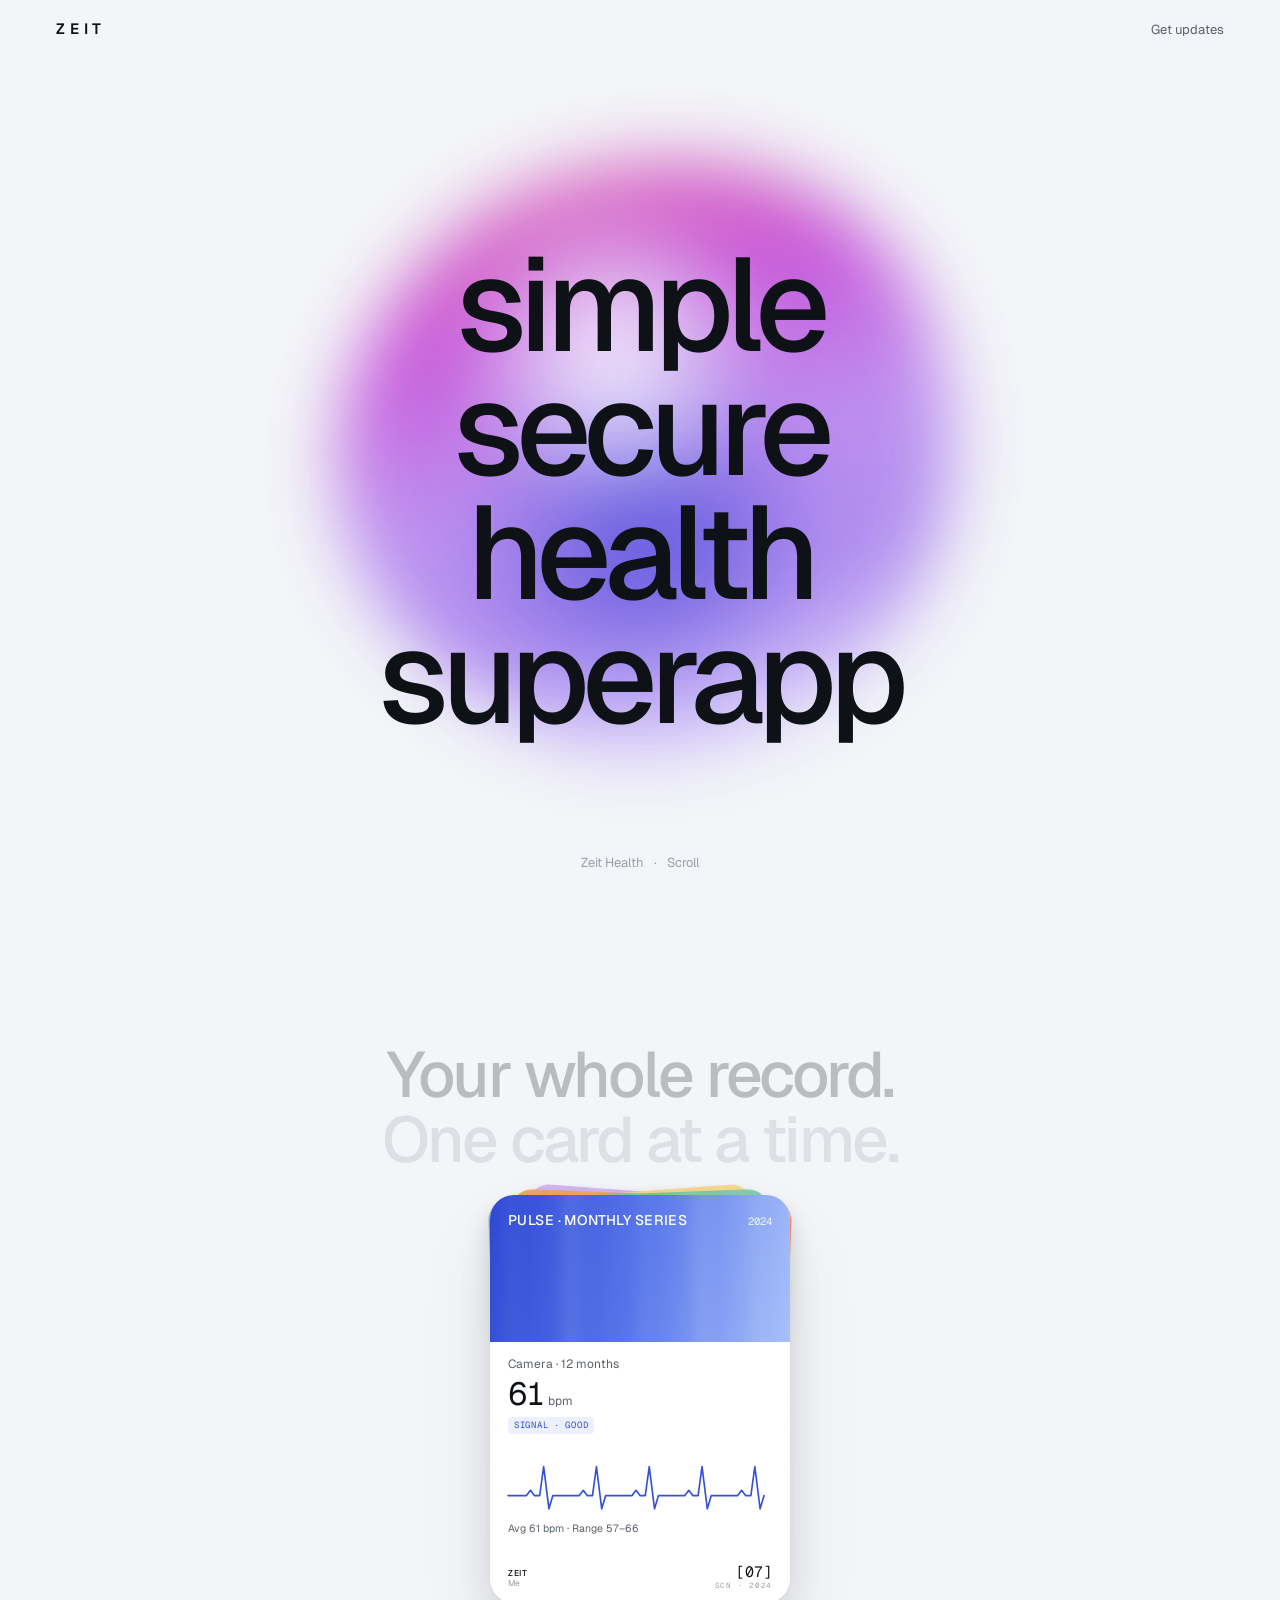
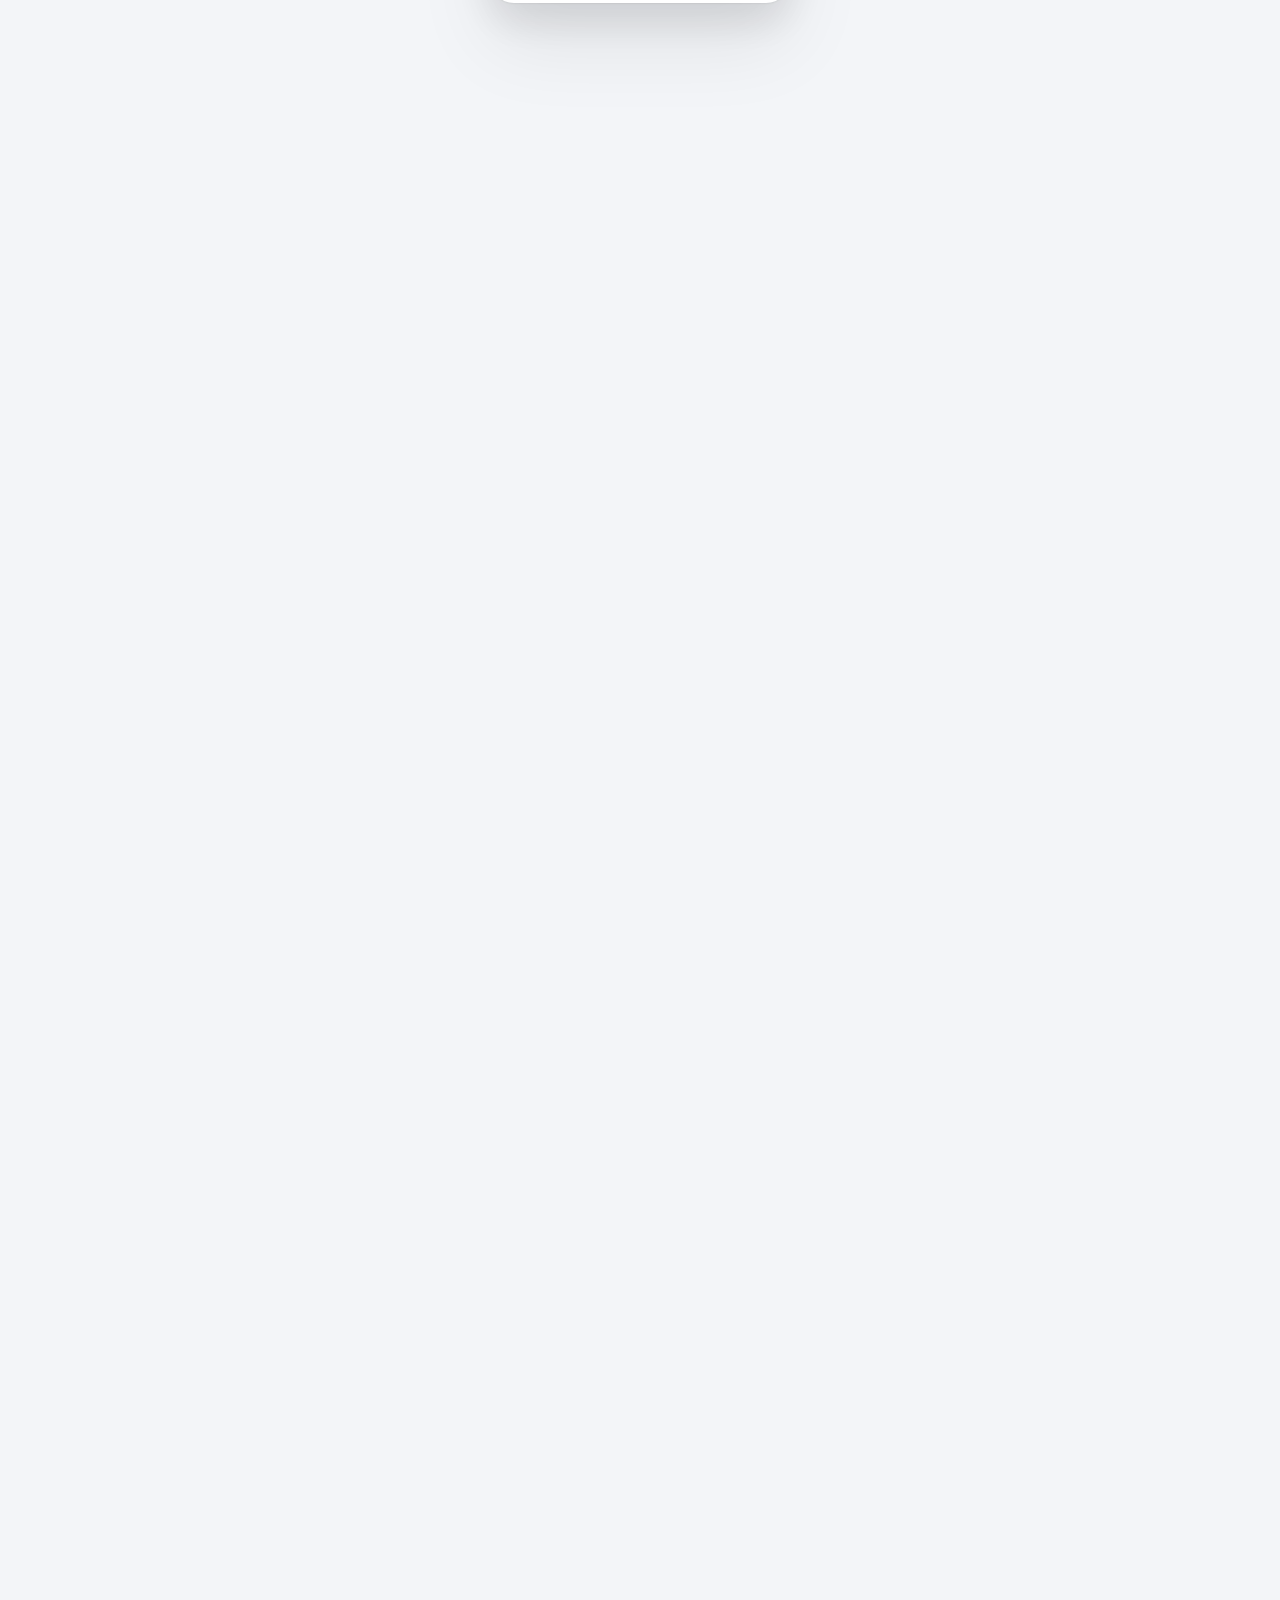
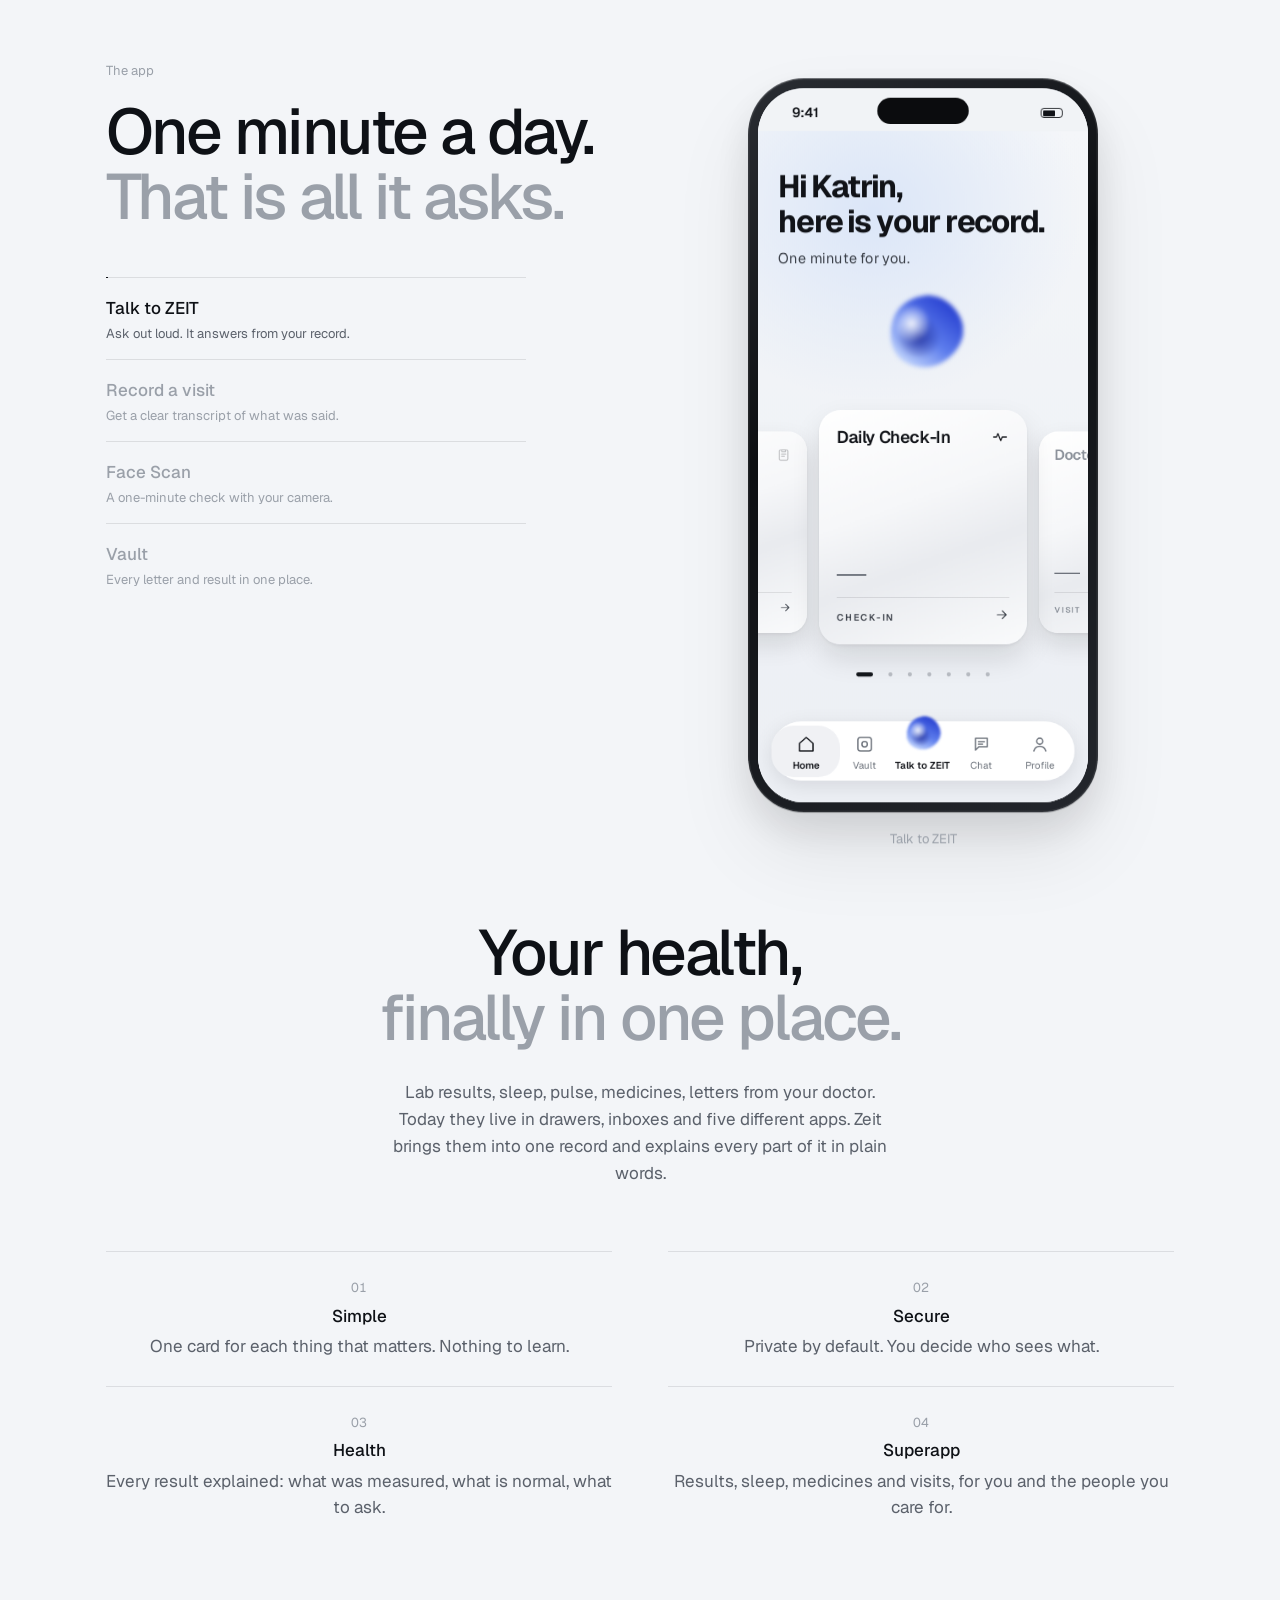
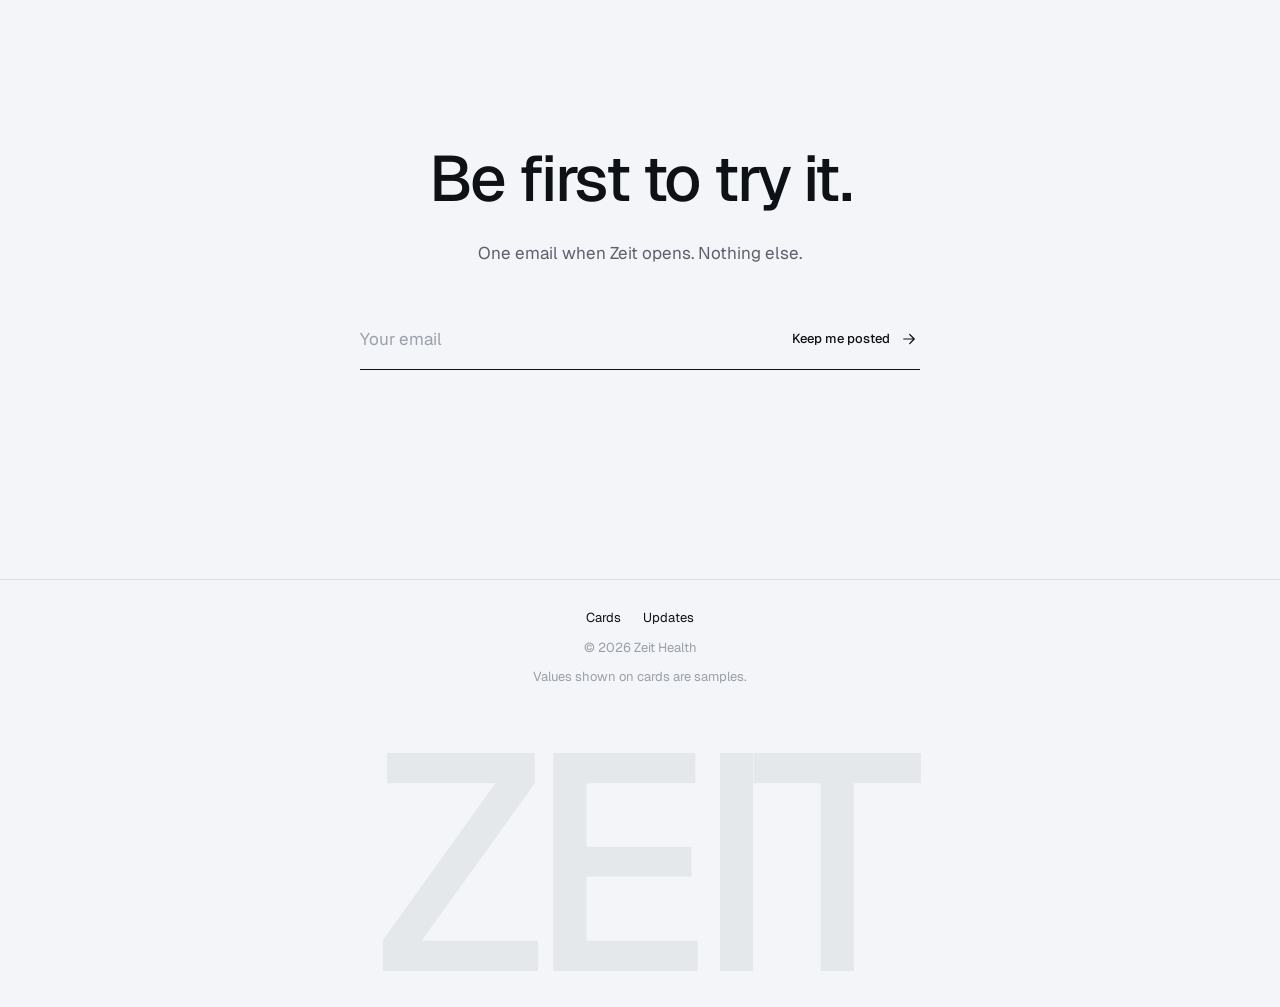
<file: share/zeit-health-v12.html>
<!doctype html>
<html lang="en">
<head>
  <meta charset="utf-8" />
  <meta name="viewport" content="width=device-width, initial-scale=1, viewport-fit=cover" />
  <title>Zeit Health — simple, secure health superapp</title>
  <meta name="description" content="Zeit Health keeps your results, sleep, pulse and medicines in one calm record. Simple, secure, made for the whole family." />
  <meta name="theme-color" content="#f3f5f8" />
  <meta property="og:type" content="website" />
  <meta property="og:title" content="Zeit Health" />
  <meta property="og:description" content="Simple. Secure. Health superapp." />
  <link rel="icon" href="[data-uri]" type="image/svg+xml" />
  <link rel="preconnect" href="https://fonts.googleapis.com" />
  <link rel="preconnect" href="https://fonts.gstatic.com" crossorigin />
  <link rel="stylesheet" href="https://fonts.googleapis.com/css2?family=Geist:wght@300;400;500;600&family=Geist+Mono:wght@400;500&display=swap" />
  <style>
/* Zeit Health — website v3.
   Direction: quiet and expensive. One typeface family (Geist, with Geist Mono for the card
   system), four text sizes, medium weights, a lot of air. Colour lives only in the orb and
   inside the cards; everything else is ink on a cool off-white.
   Mobile first at 375px. */

:root {
  /* colour */
  --ground: #f3f5f8;
  --surface: #ffffff;
  --surface-2: #f6f7f9;
  --ink: #0e1116;
  --ink-2: #5b616b;
  --ink-3: #9aa0a9;
  --hairline: rgba(14, 17, 22, 0.1);
  --blue: #3550d8;
  --danger: #b4231f;

  /* type: one family, four sizes */
  --font: 'Geist', -apple-system, BlinkMacSystemFont, 'Segoe UI', Roboto, 'Helvetica Neue', Arial, sans-serif;
  --mono: 'Geist Mono', ui-monospace, 'SF Mono', Menlo, Consolas, monospace;
  --t-small: 13px;
  --t-body: 17px;
  --t-h2: clamp(32px, 8.6vw, 64px);
  --t-hero: clamp(50px, 15.5vw, 132px);

  /* space: sections breathe */
  --page-pad: 24px;
  --section: 128px;

  /* depth (app elevation, softened) */
  --e1: 0 1px 2px rgba(12, 14, 18, 0.05), 0 8px 20px rgba(12, 14, 18, 0.05);
  --e2: 0 1px 2px rgba(12, 14, 18, 0.06), 0 18px 40px rgba(12, 14, 18, 0.10), 0 40px 80px rgba(12, 14, 18, 0.08);
  --e3: 0 -1px 3px rgba(12, 14, 18, 0.08), 0 -20px 50px rgba(12, 14, 18, 0.14);
  --ease: cubic-bezier(.16, .84, .24, 1);
}

* { box-sizing: border-box; -webkit-tap-highlight-color: transparent; }
html, body { margin: 0; overflow-x: clip; }
body {
  font-family: var(--font);
  font-size: var(--t-body);
  line-height: 1.5;
  color: var(--ink);
  background: var(--ground);
  -webkit-font-smoothing: antialiased;
  text-rendering: optimizeLegibility;
}
a { color: inherit; }
button { font: inherit; cursor: pointer; border: none; background: none; color: inherit; }
.pad { padding-left: var(--page-pad); padding-right: var(--page-pad); }
.small { font-size: var(--t-small); }
.soft { color: var(--ink-3); }
.sr-only { position: absolute; width: 1px; height: 1px; overflow: hidden; clip: rect(0 0 0 0); white-space: nowrap; }
:focus-visible { outline: 1.5px solid var(--ink); outline-offset: 4px; border-radius: 4px; }

.h2 {
  margin: 0; font-size: var(--t-h2); font-weight: 500;
  line-height: 1.02; letter-spacing: -0.04em; text-wrap: balance;
}
.lede { margin: 28px 0 0; max-width: 30em; font-size: var(--t-body); line-height: 1.6; color: var(--ink-2); }

/* ---- top bar: a wordmark and one link ---- */
.topbar {
  position: fixed; inset: 0 0 auto 0; z-index: 30;
  display: flex; align-items: center; justify-content: space-between;
  padding: 18px var(--page-pad);
  padding-top: max(18px, env(safe-area-inset-top));
  transition: background .4s ease, -webkit-backdrop-filter .4s ease, backdrop-filter .4s ease;
}
.topbar.scrolled { background: rgba(243, 245, 248, 0.78); -webkit-backdrop-filter: saturate(1.6) blur(20px); backdrop-filter: saturate(1.6) blur(20px); }
.wordmark { font-weight: 600; font-size: 15px; letter-spacing: 0.32em; text-decoration: none; }
.topbar-link { font-size: var(--t-small); text-decoration: none; color: var(--ink-2); transition: color .2s ease; }
.topbar-link:hover { color: var(--ink); }

/* ---- 1 · hero ---- */
.hero {
  position: relative; min-height: 100vh; min-height: 100svh;
  display: flex; flex-direction: column; justify-content: center;
  padding: 120px var(--page-pad) 40px;
  /* no clipping here: the orb's soft edge must never be cut into a hard line */
}
.hero-words {
  position: relative; z-index: 1; margin: 0;
  display: flex; flex-direction: column;
  font-size: var(--t-hero); font-weight: 500;
  line-height: 0.94; letter-spacing: -0.055em;
  will-change: transform, opacity;
}
.hero-words .w { display: block; will-change: transform, opacity, filter; }
.js .hero-words .w { opacity: 0; transform: translateY(14px); filter: blur(6px); }
.hero-foot {
  position: absolute; left: var(--page-pad); right: var(--page-pad); bottom: max(28px, env(safe-area-inset-bottom));
  margin: 0; display: flex; justify-content: space-between;
  font-size: var(--t-small); color: var(--ink-3);
}

/* the orb: bigger, softer, sitting behind the words */
.hero-orb {
  position: absolute; z-index: 0; width: 118vw; max-width: 760px; aspect-ratio: 1;
  right: -38vw; top: 34%;
  filter: blur(34px); opacity: .9; will-change: transform;
}
.orb-canvas { position: absolute; inset: 0; width: 100%; height: 100%; display: block; }
.js .hero-orb { opacity: 0; }
.js .hero-orb.in { opacity: calc(.9 * var(--fade, 1)); transition: opacity 1.8s ease .3s; }
.js .hero-orb.in.settled { transition: none; }

/* ---- 2 · the cards: pinned while the deck fans out ---- */
.cards { position: relative; height: 230vh; height: 230svh; }
.cards-stage {
  position: sticky; top: 0; height: 100vh; height: 100svh; overflow: hidden;
  display: flex; flex-direction: column; justify-content: center; gap: 28px;
  padding-top: 64px;
}
.cards-head { will-change: opacity, transform; }
.rail {
  --cw: min(66vw, 300px);
  position: relative; flex: none; height: calc(var(--cw) * 1.36 + 24px);
  user-select: none; -webkit-user-select: none; touch-action: pan-y;
  perspective: 1200px;
}
.rail-foot { display: flex; flex-direction: column; align-items: center; gap: 16px; will-change: opacity; }

.zc {
  position: absolute; top: 12px; left: 50%; width: var(--cw); margin-left: calc(var(--cw) / -2);
  will-change: transform, opacity; opacity: 0; cursor: pointer; outline: none;
  transform-style: preserve-3d;
}
.zc:focus-visible .zc-face { box-shadow: 0 0 0 2px var(--ink), var(--e2); }

/* ---- the CI card face ---- */
.zc-face {
  height: calc(var(--cw) * 1.36);
  border-radius: 24px; overflow: hidden; position: relative;
  background: var(--surface);
  box-shadow: var(--e1);
  display: flex; flex-direction: column;
  transition: box-shadow .5s var(--ease);
}
.zc.hi .zc-face { box-shadow: var(--e2); }
.zc-face::after { content: ""; position: absolute; inset: 0; z-index: 5; pointer-events: none; border-radius: inherit; background: var(--ground); opacity: var(--veil, 0); }
.zc-field { position: relative; flex: none; height: 36%; background: var(--g); color: #fff; overflow: hidden; }
.streaks {
  position: absolute; inset: -10% -20%; pointer-events: none; mix-blend-mode: soft-light; opacity: .55;
  background: linear-gradient(90deg,
    transparent 4%, rgba(255,255,255,.55) 6%, transparent 9%,
    transparent 17%, rgba(255,255,255,.35) 19.5%, transparent 21%,
    transparent 31%, rgba(255,255,255,.6) 33%, rgba(255,255,255,.2) 35%, transparent 38%,
    transparent 49%, rgba(255,255,255,.3) 51%, transparent 53%,
    transparent 62%, rgba(255,255,255,.5) 64.5%, transparent 67%,
    transparent 76%, rgba(255,255,255,.35) 78%, transparent 80%,
    transparent 88%, rgba(255,255,255,.55) 91%, transparent 94%);
  filter: blur(7px);
  animation: drift 34s ease-in-out infinite alternate;
}
@keyframes drift { from { transform: translateX(-3%); } to { transform: translateX(3%); } }
.zc-head { position: relative; z-index: 1; display: flex; justify-content: space-between; align-items: flex-start; gap: 10px; padding: 17px 18px 0; }
.zc-title { font-size: 14px; font-weight: 500; line-height: 1.15; letter-spacing: 0.03em; text-transform: uppercase; }
.zc-year { font-family: var(--mono); font-size: 10.5px; opacity: .9; padding-top: 2px; }
.zc-body { flex: 1; display: flex; flex-direction: column; padding: 13px 18px 14px; min-height: 0; }
.zc-label { font-size: 12px; color: var(--ink-2); }
.zc-hero { display: flex; align-items: baseline; gap: 5px; margin-top: 5px; }
.zc-num { font-size: 32px; font-weight: 400; letter-spacing: -0.04em; line-height: 1; font-variant-numeric: tabular-nums; }
.zc-unit { font-size: 12px; color: var(--ink-2); }
.zc-rx { font-family: Georgia, 'Times New Roman', serif; font-style: italic; font-size: 34px; line-height: 1; background: linear-gradient(135deg, #f0a64a, #f5c766); -webkit-background-clip: text; background-clip: text; color: transparent; }
.zc-tag { display: inline-block; margin-top: 7px; font-family: var(--mono); font-size: 9px; letter-spacing: 0.08em; padding: 2px 6px; border-radius: 4px; color: var(--blue); background: #edf1fd; align-self: flex-start; }
.zc-viz { margin-top: auto; padding-top: 4px; }
.zc-viz svg, .sb-viz svg { display: block; width: 100%; height: auto; overflow: visible; }
.zc-rows { display: flex; flex-direction: column; gap: 7px; margin-top: 10px; }
.zc-row { display: flex; align-items: center; gap: 8px; font-size: 10.5px; color: var(--ink-2); border-top: 1px solid var(--hairline); padding-top: 7px; }
.zc-row:first-child { border-top: 0; padding-top: 0; }
.zc-row .lab { flex: 1; min-width: 0; white-space: nowrap; overflow: hidden; text-overflow: ellipsis; }
.zc-row .track { position: relative; width: 38%; height: 1px; background: #e3e6eb; }
.zc-row .track i { left: 0; transition: left 1.1s var(--ease) .15s; position: absolute; top: 50%; width: 6px; height: 6px; margin: -3px 0 0 -3px; border-radius: 50%; background: var(--dot, #f08a5d); }
.live .track i { left: var(--x); }
.zc-row .dots { font-family: var(--mono); font-size: 9px; letter-spacing: 2px; color: var(--ink); }
.zc-row .pill-i { width: 14px; height: 7px; border-radius: 4px; background: linear-gradient(90deg, var(--pa, #f2b6c4) 50%, #fff 50%); box-shadow: inset 0 0 0 1px rgba(0,0,0,.08); transform: rotate(-30deg); flex: none; }
.zc-sub { font-size: 10.5px; line-height: 1.4; color: var(--ink-2); margin-top: 5px; }
.zc-foot { flex: none; display: flex; justify-content: space-between; align-items: flex-end; margin-top: auto; padding-top: 10px; }
.zc-me { font-size: 8.5px; font-weight: 500; line-height: 1.25; letter-spacing: 0.08em; color: var(--ink); }
.zc-me span { display: block; color: var(--ink-3); letter-spacing: 0; font-weight: 400; }
.zc-idx { text-align: right; font-family: var(--mono); font-size: 15px; line-height: 1; color: var(--ink); }
.zc-idx span { display: block; font-size: 7.5px; letter-spacing: 0.1em; color: var(--ink-3); margin-top: 3px; }

/* charts: one hairline weight everywhere; a line draws itself when its card arrives */
.draw { stroke-dasharray: var(--len, 600); stroke-dashoffset: var(--len, 600); }
.live .draw { stroke-dashoffset: 0; transition: stroke-dashoffset 1.4s var(--ease) .1s; }
.pop { opacity: 0; transform: scaleY(.2); transform-box: fill-box; transform-origin: bottom; }
.live .pop { opacity: 1; transform: none; transition: opacity .4s ease, transform .7s var(--ease); transition-delay: calc(var(--i, 0) * 35ms + 150ms); }

/* under the rail */
.mono-pill {
  font-family: var(--mono); font-size: 12px; letter-spacing: 0.18em; text-transform: uppercase;
  padding: 10px 20px; border-radius: 999px; border: 1px solid var(--hairline); color: var(--ink);
  min-height: 38px; transition: opacity .25s ease;
}
.rail-hint { margin: 0; }
.rail-dots { display: flex; gap: 8px; justify-content: center; }
.rail-dot { width: 5px; height: 5px; border-radius: 50%; background: rgba(14, 17, 22, 0.16); transition: all .35s var(--ease); }
.rail-dot.on { background: var(--ink); width: 18px; border-radius: 3px; }

/* ---- 3 · the app in a phone ---- */
.product { padding-top: var(--section); padding-bottom: var(--section); display: grid; gap: 64px; justify-items: center; }
.product-copy { justify-self: stretch; }
.product-copy .small { margin: 0 0 18px; }
/* the use cases beside the phone: plain lines; the active one is ink and fills a hairline */
.uses { list-style: none; margin: 48px 0 0; padding: 0; max-width: 420px; }
.use {
  position: relative; display: block; width: 100%; text-align: left; padding: 18px 0 16px;
  border-top: 1px solid var(--hairline); color: var(--ink-3); transition: color .3s ease;
}
.use::before { content: ""; position: absolute; left: 0; top: -1px; height: 1px; width: calc(var(--p, 0) * 100%); background: var(--ink); }
.use b { display: block; font-size: var(--t-body); font-weight: 500; }
.use span { display: block; margin-top: 2px; font-size: var(--t-small); }
.use:hover, .use.on { color: var(--ink); }
.use.on span { color: var(--ink-2); }
@media (max-width: 759px) {
  .uses { display: grid; grid-template-columns: 1fr 1fr; column-gap: 20px; margin-top: 36px; max-width: none; }
  .use span { display: none; }
  .use { padding: 14px 0 12px; }
}

.phone {
  position: relative; margin: 0 0 40px; width: min(78vw, 350px);
  padding: 10px; border-radius: 56px;
  background: linear-gradient(145deg, #2a2d33, #0d0f12 40%, #24272d);
  box-shadow: inset 0 0 0 1.5px rgba(255,255,255,.08), var(--e2);
  will-change: transform;
}
.phone-screen { position: relative; aspect-ratio: 390 / 844; border-radius: 46px; overflow: hidden; background: #eef1f6; }
.phone-cap { position: absolute; left: 0; right: 0; bottom: -36px; margin: 0; text-align: center; }

/* ---- the app replica: built at the app's own 390 x 844, scaled by script to fit ---- */
.dev {
  position: absolute; left: 0; top: 0; width: 390px; height: 844px; transform-origin: 0 0;
  font-family: -apple-system, BlinkMacSystemFont, 'SF Pro Display', var(--font);
  color: #111318; background: #eef1f6; overflow: hidden;
  --spring: cubic-bezier(.2, .9, .25, 1);
}
.dev-status {
  position: absolute; inset: 0 0 auto 0; z-index: 25; height: 50px;
  display: flex; align-items: center; justify-content: space-between; padding: 8px 30px 0 40px;
  font-size: 16px; font-weight: 600; background: #f1f3f6;
}
.dev-status .island { position: absolute; left: 50%; top: 11px; width: 108px; height: 31px; margin-left: -54px; border-radius: 20px; background: #0b0c0e; }
.dev-status .bars { width: 26px; height: 12px; border-radius: 4px; border: 1.5px solid #111318; position: relative; }
.dev-status .bars::after { content: ""; position: absolute; inset: 1.5px 8px 1.5px 1.5px; background: #111318; border-radius: 1px; }
.dev-wash {
  position: absolute; inset: 50px 0 0 0;
  background: radial-gradient(90% 40% at 35% 12%, #dbe6f8 0%, rgba(219,230,248,0) 70%), linear-gradient(#f4f6f9, #eceff4);
}
.dev-home { position: absolute; inset: 50px 0 0 0; }
.dev-h { position: absolute; left: 24px; top: 46px; margin: 0; font-size: 37px; line-height: 1.12; font-weight: 700; letter-spacing: -0.045em; }
.dev-sub { position: absolute; left: 24px; top: 140px; margin: 0; font-size: 17px; line-height: 1.4; color: #3d424b; width: 330px; }
.dev-orb { position: absolute; left: 144px; top: 184px; width: 108px; height: 108px; filter: blur(2.5px); }
.dev-rail { position: absolute; left: 0; right: 0; top: 330px; height: 290px; }
.dc {
  position: absolute; left: 72px; top: 0; width: 246px; height: 277px; border-radius: 26px;
  background: linear-gradient(160deg, #ffffff 0%, #f6f7f9 40%, #e9ebef 62%, #fafbfc 100%);
  box-shadow: 0 2px 4px rgba(12,14,18,.06), 0 16px 34px rgba(12,14,18,.12);
  transition: transform .62s var(--spring), opacity .5s ease;
}
.dc-t { position: absolute; left: 21px; top: 21px; width: 170px; font-size: 20px; font-weight: 600; line-height: 1.12; letter-spacing: -0.02em; }
.dc-i { position: absolute; right: 22px; top: 22px; width: 20px; height: 20px; }
.dc-i svg, .ni svg { width: 100%; height: 100%; fill: none; stroke: currentColor; stroke-width: 1.6; stroke-linecap: round; stroke-linejoin: round; }
.dc-dash { position: absolute; left: 21px; top: 194px; width: 35px; height: 1.5px; background: #6e737c; }
.dc-line { position: absolute; left: 21px; right: 21px; top: 221px; height: 1px; background: rgba(17,19,24,.12); }
.dc-l { position: absolute; left: 21px; top: 237px; font-size: 11px; font-weight: 600; letter-spacing: .16em; color: #3d424b; }
.dc-a { position: absolute; right: 21px; top: 233px; width: 18px; height: 18px; color: #3d424b; }
.dc-a svg { width: 100%; height: 100%; fill: none; stroke: currentColor; stroke-width: 1.6; stroke-linecap: round; stroke-linejoin: round; }
.dc.off { opacity: .55; }
.dc.off .dc-t, .dc.off .dc-l { color: #8c929b; }
.dc.off .dc-i { opacity: .25; }
.dev-rail.dragging .dc { transition: none; }
.dev-dots { position: absolute; left: 0; right: 0; top: 640px; display: flex; justify-content: center; gap: 18px; }
.dev-dots i { width: 5px; height: 5px; border-radius: 50%; background: #b9bdc4; transition: all .4s var(--spring); }
.dev-dots i.on { width: 20px; border-radius: 3px; background: #14171c; }

.dev-nav {
  position: absolute; left: 16px; right: 16px; bottom: 26px; height: 70px; z-index: 13;
  display: grid; grid-template-columns: repeat(5, 1fr); align-items: end;
  padding: 0 6px 10px; border-radius: 36px; background: rgba(255,255,255,.96);
  box-shadow: 0 6px 24px rgba(12,14,18,.10);
}
.ni { display: flex; flex-direction: column; align-items: center; gap: 4px; font-size: 11.5px; color: #6b717a; }
.ni svg { width: 24px; height: 24px; }
.ni.on { color: #111318; font-weight: 600; position: relative; }
.ni.on::before { content: ""; position: absolute; inset: -10px -6px -6px; border-radius: 26px; background: #f0f1f4; z-index: -1; }
.ni.talk b { font-size: 11.5px; font-weight: 600; color: #111318; font-variant-numeric: tabular-nums; }
.mini-orb { position: relative; width: 50px; height: 50px; margin-top: -28px; filter: blur(1.5px); }


.dev-home { transition: transform .5s var(--spring), opacity .4s ease; }
.dev.talking .dev-home { transform: scale(.94); opacity: 0; }
.dev-talk {
  position: absolute; inset: 50px 0 0 0; z-index: 5; display: flex; flex-direction: column; align-items: center;
  padding: 0 30px; text-align: center;
  background: radial-gradient(80% 40% at 50% 34%, #e3ebfb 0%, rgba(227,235,251,0) 70%), #f6f7fa;
  opacity: 0; transform: translateY(40px); pointer-events: none;
  transition: opacity .35s ease, transform .5s var(--spring);
}
.dev.talking .dev-talk { opacity: 1; transform: none; }
.dt-head { position: relative; width: 100%; padding-top: 22px; display: flex; flex-direction: column; align-items: center; gap: 2px; }
.dt-k { font-size: 11px; font-weight: 600; letter-spacing: .16em; color: #6b717a; }
.dt-t { font-size: 18px; font-weight: 600; letter-spacing: -0.01em; }
.dt-x { position: absolute; right: -8px; top: 18px; width: 40px; height: 40px; border-radius: 50%; background: #fff; box-shadow: 0 2px 10px rgba(12,14,18,.08); display: flex; align-items: center; justify-content: center; font-size: 22px; color: #3d424b; }
.dt-orb { position: relative; width: 190px; height: 190px; margin-top: 48px; }
.dt-orb .orb-canvas { filter: blur(3px); }
.dt-ring { position: absolute; inset: -14%; border-radius: 50%; background: rgba(60, 89, 222, .16); opacity: 0; transform: scale(.85); }
.dev.listening .dt-ring { animation: listen 1.3s ease-in-out infinite; }
@keyframes listen { 0%, 100% { opacity: .2; transform: scale(.9); } 50% { opacity: .9; transform: scale(1.08); } }
.dt-you { margin: 44px 0 0; min-height: 52px; font-size: 21px; line-height: 1.3; color: #6b717a; letter-spacing: -0.01em; }
.dt-zeit { margin: 18px 0 0; min-height: 96px; font-size: 25px; line-height: 1.28; font-weight: 600; letter-spacing: -0.025em; color: #111318; }
.dt-src { margin: 12px 0 0; min-height: 20px; font-size: 13px; color: #6b717a; opacity: 0; transition: opacity .4s ease; }
.dt-src.on { opacity: 1; }
.dt-state { position: absolute; left: 0; right: 0; bottom: 92px; margin: 0; font-size: 15px; color: #3d424b; transition: opacity .25s ease; }
.dt-type { position: absolute; left: 0; right: 0; bottom: 48px; margin: 0; font-size: 14px; color: #8c929b; }
.w-in { opacity: 0; animation: wIn .35s ease forwards; }
@keyframes wIn { from { opacity: 0; filter: blur(3px); } to { opacity: 1; filter: none; } }
/* ===== use-case screens (from the 16 Oct recordings) ===== */
.scr { position: absolute; left: 0; right: 0; bottom: 0; overflow: hidden; }
/* sheets rise from the bottom over everything, with a close button */
.sheet-scr {
  top: 50px; z-index: 20; background: #f7f8fa; padding: 0 26px; text-align: center;
  transform: translateY(102%); transition: transform .45s cubic-bezier(.2,.9,.2,1);
}
.sheet-scr.on { transform: none; }
.sx { position: absolute; right: 22px; top: 22px; width: 44px; height: 44px; border-radius: 50%; background: #fff; box-shadow: 0 2px 10px rgba(12,14,18,.1); display: flex; align-items: center; justify-content: center; font-size: 24px; color: #3d424b; }
.sk { margin: 52px 0 0; font-size: 12px; font-weight: 600; letter-spacing: .14em; color: #3d424b; }
.sh { margin: 4px 0 0; font-size: 26px; font-weight: 600; letter-spacing: -0.02em; }
.ssub { margin: 10px auto 0; max-width: 230px; font-size: 14px; line-height: 1.4; color: #5b616b; }
.s-btn { position: absolute; left: 26px; right: 26px; bottom: 44px; height: 58px; border-radius: 14px; background: #111318; color: #fff; display: flex; align-items: center; justify-content: center; gap: 12px; font-size: 18px; font-weight: 600; transition: transform .15s ease; }
.s-btn.press, .press { transform: scale(.97); }
/* tabs sit under the nav and crossfade */
.tab-scr { top: 50px; z-index: 12; background: linear-gradient(#f4f6f9, #eef1f5); padding: 0 22px; opacity: 0; transition: opacity .35s ease; }
.tab-scr.on { opacity: 1; }
.ni { transition: color .25s ease; }
.ni.on::before { transition: opacity .25s ease; }

/* -- Record a visit -- */
.cancel-pill { position: absolute; left: 18px; top: 18px; padding: 10px 16px; border-radius: 22px; background: #fff; box-shadow: 0 4px 14px rgba(12,14,18,.1); font-size: 15px; font-weight: 500; opacity: 0; transition: opacity .3s ease; }
.rec-pill { display: inline-flex; align-items: center; gap: 9px; margin-top: 14px; padding: 7px 14px; border-radius: 16px; border: 1px solid rgba(17,19,24,.1); background: #fff; font-size: 12px; font-weight: 600; letter-spacing: .12em; opacity: 0; transition: opacity .3s ease; }
.rec-pill i { width: 7px; height: 7px; border-radius: 50%; background: #111318; animation: blink 1.2s ease-in-out infinite; }
@keyframes blink { 50% { opacity: .25; } }
.v-orb { position: relative; width: 156px; height: 156px; margin: 22px auto 0; filter: blur(3px); }
.v-time { margin: 18px 0 0; font-size: 34px; font-weight: 600; font-variant-numeric: tabular-nums; letter-spacing: -0.02em; }
.v-line { margin: 10px 0 0; font-size: 15px; color: #3d424b; transition: opacity .3s ease; }
.v-note { margin: 6px 0 0; font-size: 13px; color: #6b717a; }
#scr-visit.rec .cancel-pill, #scr-visit.rec .rec-pill { opacity: 1; }
#scr-visit.rec .v-line { font-weight: 600; color: #111318; font-size: 16px; }
.v-done { position: absolute; left: 22px; right: 22px; top: 210px; opacity: 0; pointer-events: none; transition: opacity .4s ease; text-align: left; }
#scr-visit.done .v-done { opacity: 1; }
#scr-visit.done .v-orb, #scr-visit.done .v-time, #scr-visit.done .v-line, #scr-visit.done .v-note, #scr-visit.done .s-btn, #scr-visit.done .rec-pill { opacity: 0; transition: opacity .3s ease; }
.v-flower { width: 34px; height: 34px; margin: 0 auto 22px; border-radius: 50%; background: radial-gradient(circle at 35% 35%, #c7d4fb, #3c59de 70%); box-shadow: 0 0 0 6px rgba(60,89,222,.08); }
.v-rows { background: #fff; border-radius: 16px; padding: 14px 16px; box-shadow: 0 2px 10px rgba(12,14,18,.05); }
.v-rows b { display: block; font-size: 14px; margin-bottom: 6px; }
.v-rows p { display: flex; justify-content: space-between; gap: 10px; margin: 0; padding: 7px 0; font-size: 13px; color: #3d424b; }
.v-rows p span:last-child { color: #111318; text-align: right; }
.v-said { margin: 18px 0 8px; font-size: 11px; font-weight: 600; letter-spacing: .12em; color: #6b717a; }
.v-seg { background: #fff; border-radius: 12px; padding: 10px 12px; font-size: 14px; border: 1px solid rgba(17,19,24,.08); }
.v-seg span { display: block; font-size: 10.5px; letter-spacing: .06em; text-transform: uppercase; color: #8c929b; margin-bottom: 3px; }

/* -- Face Scan -- */
.fs-art { position: relative; margin: 26px -6px 0; height: 520px; border-radius: 6px; overflow: hidden;
  background: radial-gradient(70% 50% at 20% 30%, #c9d6ee, transparent 70%), radial-gradient(60% 50% at 85% 75%, #f3d6bd, transparent 70%), linear-gradient(160deg, #dfe5ef, #ece6df); }
.fs-card { position: absolute; left: 20px; right: 20px; bottom: 16px; padding: 22px 20px 18px; border-radius: 20px; background: rgba(255,255,255,.88); text-align: left; }
.fs-card b { display: block; font-size: 21px; font-weight: 600; }
.fs-card p { margin: 8px 0 0; font-size: 15px; line-height: 1.42; color: #4d525c; }
.s-btn.small { position: relative; left: auto; right: auto; bottom: auto; margin-top: 18px; height: 54px; border-radius: 27px; font-size: 16px; }
.fs-exit { display: block; text-align: center; margin-top: 14px; font-size: 16px; font-weight: 500; }
.fs-saved { position: absolute; left: 22px; right: 22px; bottom: 26px; height: 44px; border-radius: 14px; background: #fff; border: 1px solid rgba(17,19,24,.08); display: flex; align-items: center; justify-content: center; font-size: 15px; }
.scan-scr { top: 50px; z-index: 21; background: #0d0e10; opacity: 0; transition: opacity .4s ease; padding: 12px; }
.scan-scr.on { opacity: 1; }
.scan-cam { position: absolute; inset: 12px; border-radius: 30px; overflow: hidden;
  background: radial-gradient(60% 40% at 25% 35%, #6e6252, transparent 70%), radial-gradient(70% 50% at 80% 20%, #a4937a, transparent 70%), linear-gradient(170deg, #5d5446, #2c2925 60%, #1c1b19); }
.scan-person { position: absolute; left: 50%; top: 40%; width: 190px; height: 420px; margin-left: -95px; filter: blur(14px); opacity: .85;
  background: radial-gradient(48px 62px at 50% 70px, #8a6f5c 0 98%, transparent 100%), radial-gradient(130px 170px at 50% 330px, #2d3446 0 98%, transparent 100%); }
.scan-bar { position: absolute; left: 26px; right: 26px; top: 26px; height: 58px; border-radius: 30px; background: linear-gradient(#fff, #e9eaed); display: flex; align-items: center; justify-content: space-between; padding: 0 12px 0 20px; }
.scan-bar span { font-size: 12px; font-weight: 600; letter-spacing: .26em; }
.scan-bar b { padding: 7px 12px; border-radius: 16px; background: #3a3c40; color: #d9dade; font-size: 14px; font-weight: 500; font-variant-numeric: tabular-nums; }
.scan-h { position: absolute; left: 0; right: 0; top: 118px; margin: 0; text-align: center; color: #fff; font-size: 23px; font-weight: 600; letter-spacing: -0.01em; transition: opacity .3s ease; }
.scan-s { position: absolute; left: 0; right: 0; top: 152px; margin: 0; text-align: center; color: rgba(255,255,255,.7); font-size: 15px; transition: opacity .3s ease; }
.scan-ring { position: absolute; left: 45px; top: 205px; width: 300px; height: 300px; }
#scan-arc { transition: stroke-dashoffset 1s ease; }
.scan-mesh { position: absolute; left: 120px; top: 270px; width: 150px; height: 170px; opacity: 0; transition: opacity .5s ease;
  background-image: radial-gradient(circle, rgba(255,255,255,.9) 1.4px, transparent 1.6px); background-size: 37px 42px;
  -webkit-mask: radial-gradient(50% 50% at 50% 50%, #000 60%, transparent 100%); mask: radial-gradient(50% 50% at 50% 50%, #000 60%, transparent 100%); }
.scan-mesh.on { opacity: 1; }
.scan-back { position: absolute; left: 0; right: 0; bottom: 46px; margin: 0; text-align: center; color: rgba(255,255,255,.55); font-size: 15px; }

/* -- Vault -- */
.t-h { margin: 34px 0 0; font-size: 32px; font-weight: 700; letter-spacing: -0.03em; }
.add-doc { display: inline-block; margin-top: 8px; padding: 13px 18px; border-radius: 14px; background: #1c2a4c; color: #fff; font-size: 17px; font-weight: 600; }
.chips { display: flex; gap: 22px; margin: 22px -22px 0 0; padding: 4px; border-radius: 14px; background: rgba(255,255,255,.6); white-space: nowrap; overflow: hidden; }
.chips i { font-style: normal; font-size: 15px; color: #3d424b; padding: 8px 10px; margin: -2px -10px; }
.chips i.on { border: 1px solid #1c2a4c; border-radius: 10px; background: #fff; color: #111318; font-weight: 600; margin-right: 0; }
.docs { position: relative; margin-top: 16px; height: 520px; }
.doc { position: absolute; left: 6px; right: 6px; height: 300px; border-radius: 20px; background: #fff; box-shadow: 0 -2px 12px rgba(12,14,18,.06), 0 4px 18px rgba(12,14,18,.06); padding: 14px 18px; transition: transform .7s cubic-bezier(.2,.9,.25,1), opacity .5s ease; }
.doc-t { display: flex; gap: 10px; align-items: flex-start; justify-content: center; margin: 0; font-size: 15px; font-weight: 600; line-height: 1.3; text-align: center; }
.doc-i { flex: none; width: 24px; height: 24px; border-radius: 7px; background: #fbe7e7; box-shadow: inset 0 0 0 7px #fbe7e7, inset 0 0 0 9px #e9a1a1; }
.doc-m { margin: 4px 0 0; font-size: 13px; color: #6b717a; }
.page { position: relative; margin-top: 12px; padding: 12px 12px 0; border-top: 1px solid rgba(17,19,24,.08); }
.page em { display: inline-block; font-style: normal; font-size: 10px; font-weight: 700; color: #3c59de; background: #e5ecfd; padding: 2px 6px; border-radius: 4px; }
.page b { display: block; margin: 8px 0 6px; font-size: 11px; }
.page i { display: block; height: 4px; margin: 6px 0; border-radius: 2px; background: #e6e8ec; }
.page i.s { width: 60%; }

/* the v4 sheet, unchanged */
.dev-scrim { position: absolute; inset: 0; z-index: 7; background: rgba(12,14,18,.35); opacity: 0; pointer-events: none; transition: opacity .3s ease; }
.dev-scrim.on { opacity: 1; }
.dev-sheet {
  position: absolute; left: 0; right: 0; top: 88px; bottom: 0; z-index: 8;
  background: #fafbfc; border-radius: 26px 26px 0 0; padding: 0 26px;
  transform: translateY(102%); transition: transform .45s cubic-bezier(.2,.9,.2,1);
}
.dev-sheet.on { transform: none; }
.ds-x { position: absolute; right: 26px; top: 26px; width: 44px; height: 44px; border-radius: 50%; background: #fff; box-shadow: 0 2px 10px rgba(12,14,18,.1); display: flex; align-items: center; justify-content: center; font-size: 24px; color: #3d424b; }
.ds-k { margin: 60px 0 0; text-align: center; font-size: 12px; font-weight: 600; letter-spacing: .14em; color: #3d424b; }
.ds-h { margin: 6px 0 46px; text-align: center; font-size: 26px; font-weight: 600; letter-spacing: -0.02em; }
.ds-p { margin: 0 0 16px; font-size: 17px; line-height: 1.42; color: #3d424b; }
.ds-btn { position: absolute; left: 26px; right: 26px; bottom: 78px; height: 58px; border-radius: 14px; background: #111318; color: #fff; display: flex; align-items: center; justify-content: center; font-size: 18px; font-weight: 600; transition: transform .15s ease; }
.ds-btn.press { transform: scale(.97); }
.ds-link { position: absolute; left: 0; right: 0; bottom: 30px; text-align: center; font-size: 15px; color: #3d424b; }

.dev-finger {
  position: absolute; z-index: 30; width: 46px; height: 46px; margin: -23px 0 0 -23px; border-radius: 50%;
  background: rgba(17,19,24,.16); box-shadow: 0 0 0 1.5px rgba(255,255,255,.75), 0 4px 14px rgba(12,14,18,.12);
  opacity: 0; transform: scale(.7); pointer-events: none;
  transition: opacity .18s ease, transform .18s ease;
}
.dev-finger.down { opacity: 1; transform: none; }
.dev-finger.moving { transition: opacity .18s ease, transform .18s ease, left .42s cubic-bezier(.3,.7,.3,1), top .42s cubic-bezier(.3,.7,.3,1); }

/* ---- 4 · about: plain text and hairlines ---- */
.about { padding-top: 24px; padding-bottom: var(--section); }
.pillars { list-style: none; margin: 64px 0 0; padding: 0; border-top: 1px solid var(--hairline); }
.pillars li { display: grid; grid-template-columns: 44px 1fr; gap: 8px; padding: 26px 0; border-bottom: 1px solid var(--hairline); }
.pillars .n { font-size: var(--t-small); color: var(--ink-3); padding-top: 4px; font-variant-numeric: tabular-nums; }
.pillars b { display: block; font-size: var(--t-body); font-weight: 500; }
.pillars p { margin: 4px 0 0; color: var(--ink-2); line-height: 1.55; }

/* ---- 5 · opt-in: a line, not a box ---- */
.updates { padding-top: 24px; padding-bottom: var(--section); }
.optin-form {
  margin-top: 48px; display: flex; align-items: center; gap: 12px;
  border-bottom: 1px solid var(--ink); padding-bottom: 6px; max-width: 560px;
}
.optin-form input {
  flex: 1; min-width: 0; height: 48px; padding: 0; border: 0; background: transparent;
  font: inherit; font-size: var(--t-body); color: var(--ink); outline: none;
}
.optin-form input::placeholder { color: var(--ink-3); }
.optin-form input[aria-invalid="true"] { color: var(--danger); }
.optin-form button {
  flex: none; display: inline-flex; align-items: center; gap: 10px; height: 44px; padding: 0 2px;
  font-size: var(--t-small); font-weight: 500; transition: gap .3s var(--ease), opacity .2s ease;
}
.optin-form button:hover { gap: 14px; }
.optin-form button:disabled { opacity: .4; cursor: default; }
.optin-form:focus-within { border-bottom-color: var(--blue); }
.optin-msg { margin: 14px 0 0; min-height: 1.5em; color: var(--ink); }
.optin-msg.err { color: var(--danger); }

/* ---- 6 · footer ---- */
.footer { padding-top: 28px; padding-bottom: max(24px, env(safe-area-inset-bottom)); border-top: 1px solid var(--hairline); overflow: hidden; }
.foot-row { display: flex; justify-content: space-between; gap: 16px; flex-wrap: wrap; }
.foot-links { display: flex; gap: 22px; }
.foot-links a { text-decoration: none; }
.foot-note { margin: 10px 0 0; }
.foot-mark {
  margin-top: 56px; font-weight: 500; letter-spacing: -0.06em; line-height: .78;
  font-size: 34vw; color: rgba(14, 17, 22, 0.06); user-select: none; white-space: nowrap;
}

/* ---- reveals: one quiet move per block ---- */
.reveal { opacity: 0; transform: translateY(24px); transition: opacity 1s var(--ease), transform 1.2s var(--ease); }
.reveal.in { opacity: 1; transform: none; }

/* ---- the opened card ---- */
.scrim { position: fixed; inset: 0; z-index: 40; background: rgba(12, 14, 18, 0.36); opacity: 0; }
.sheet {
  position: fixed; left: 0; right: 0; bottom: 0; z-index: 41;
  max-height: 90vh; overflow: auto; overscroll-behavior: contain;
  background: var(--surface); border-radius: 30px 30px 0 0;
  box-shadow: var(--e3); transform: translateY(105%);
  padding-bottom: env(safe-area-inset-bottom);
}
.sheet-veil { position: relative; height: 160px; background: var(--g); color: #fff; overflow: hidden; border-radius: 30px 30px 0 0; }
.sheet-veil::after { content: ""; position: absolute; inset: auto 0 0 0; height: 70%; background: linear-gradient(to bottom, transparent, var(--surface)); }
.grab { position: absolute; top: 9px; left: 50%; width: 36px; height: 4px; margin-left: -18px; border-radius: 3px; background: rgba(255,255,255,.7); z-index: 2; }
.sheet-close {
  position: absolute; top: 16px; right: 16px; z-index: 2; width: 34px; height: 34px; border-radius: 50%;
  background: rgba(255, 255, 255, 0.92); display: flex; align-items: center; justify-content: center; color: var(--ink);
}
.veil-head { position: relative; z-index: 1; padding: 28px 64px 0 var(--page-pad); }
.veil-title { display: block; font-size: 17px; font-weight: 500; letter-spacing: 0.03em; text-transform: uppercase; }
.veil-year { display: block; font-family: var(--mono); font-size: 11px; margin-top: 4px; opacity: .9; }
.sheet-body { padding: 0 var(--page-pad) 28px; margin-top: -30px; position: relative; z-index: 1; }
.sb-label { font-size: var(--t-small); color: var(--ink-2); }
.sb-hero { display: flex; align-items: baseline; gap: 6px; margin-top: 4px; }
.sb-num { font-size: 56px; font-weight: 400; letter-spacing: -0.05em; line-height: 1; font-variant-numeric: tabular-nums; }
.sb-unit { font-size: 15px; color: var(--ink-2); }
.sb-viz { margin-top: 22px; padding: 16px; border-radius: 18px; background: var(--surface-2); }
.sb-rows { list-style: none; margin: 18px 0 0; padding: 0; }
.sb-rows li { display: flex; justify-content: space-between; gap: 12px; padding: 14px 0; border-top: 1px solid var(--hairline); font-size: 15px; }
.sb-rows li span:last-child { font-family: var(--mono); font-size: 12.5px; color: var(--ink-2); text-align: right; }
.sb-plain { margin: 18px 0 0; font-size: 15px; line-height: 1.6; color: var(--ink); }
.sb-plain b { display: block; font-size: var(--t-small); font-weight: 500; color: var(--blue); margin-bottom: 4px; }
.sb-foot { margin: 18px 0 0; font-size: 11px; color: var(--ink-3); text-align: center; }

/* ---- centred layout: every section's text sits on the centre line (the phone section keeps
   its side-by-side layout) ---- */
.hero { align-items: center; text-align: center; --orb: min(112vw, 760px); }
.hero-words { align-items: center; }
.hero-orb { left: 50%; right: auto; top: 50%; width: var(--orb); max-width: none; margin: calc(var(--orb) / -2) 0 0 calc(var(--orb) / -2); }
.hero-foot { justify-content: center; gap: 10px; }
.hero-foot span + span::before { content: "·"; margin-right: 10px; }
.cards-head { text-align: center; }
.about, .updates { text-align: center; }
.lede { margin-left: auto; margin-right: auto; }
.pillars li { grid-template-columns: 1fr; justify-items: center; gap: 6px; }
.pillars .n { padding-top: 0; }
.pillars p { max-width: 30em; margin-left: auto; margin-right: auto; }
.optin-form { margin-left: auto; margin-right: auto; }
.optin-msg { text-align: center; }
.footer { text-align: center; }
.foot-row { flex-direction: column; align-items: center; gap: 10px; }
.foot-links { justify-content: center; }
.foot-mark { text-align: center; }

/* ---- wider screens ---- */
@media (min-width: 760px) {
  :root { --page-pad: 56px; --section: 176px; }
  .hero { --orb: min(64vw, 760px); }
  .product { grid-template-columns: 1fr 1fr; align-items: center; max-width: 1180px; margin: 0 auto; }
  .about, .updates { max-width: 1180px; margin: 0 auto; }
  .pillars { display: grid; grid-template-columns: 1fr 1fr; column-gap: 56px; border-top: 0; }
  .pillars li { border-top: 1px solid var(--hairline); border-bottom: 0; }
  .cards-head { max-width: 1180px; margin: 0 auto; width: 100%; }
  .sheet { left: 50%; right: auto; width: 460px; margin-left: -230px; }
  .foot-mark { font-size: 24vw; }
}

@media (prefers-reduced-motion: reduce) {
  .dc, .dev-talk, .dev-home { transition: none; }
  .cards { height: auto; }
  .cards-stage { position: relative; height: auto; padding: var(--section) 0; }
  .reveal, .js .hero-orb { opacity: 1; transform: none; transition: none; }
  .js .hero-words .w { opacity: 1; transform: none; filter: none; }
  .draw { stroke-dashoffset: 0; }
  .pop { opacity: 1; transform: none; }
  .zc-row .track i { left: var(--x); transition: none; }
}

</style>
  <script>document.documentElement.classList.add('js')</script>
</head>
<body>

  <header class="topbar">
    <a class="wordmark" href="#top" aria-label="Zeit Health home">ZEIT</a>
    <a class="topbar-link" href="#updates">Get updates</a>
  </header>

  <main id="top">

    <!-- 1 · HERO -->
    <section class="hero" id="hero" aria-label="Zeit Health">
      <div class="hero-orb" id="hero-orb" aria-hidden="true">
        <canvas class="orb-canvas" data-orb="hero" data-res="220"></canvas>
      </div>
      <h1 class="hero-words" id="hero-words">
        <span class="w">simple</span>
        <span class="w">secure</span>
        <span class="w">health</span>
        <span class="w">superapp</span>
      </h1>
      <p class="hero-foot" id="hero-foot"><span>Zeit Health</span><span>Scroll</span></p>
    </section>

    <!-- 2 · THE CARDS: a deck that fans out into the rail as you scroll -->
    <section class="cards" id="cards" aria-labelledby="cards-h">
      <div class="cards-stage">
        <div class="cards-head pad" id="cards-head">
          <h2 id="cards-h" class="h2">Your whole record.<br /><span class="soft">One card at a time.</span></h2>
        </div>
        <div class="rail" id="rail" role="group" aria-label="Health cards, use arrow keys to browse"></div>
        <div class="rail-foot" id="rail-foot">
          <span class="mono-pill" id="pill" aria-live="polite"></span>
          <div class="rail-dots" id="dots" aria-hidden="true"></div>
          <p class="rail-hint small soft">Swipe to browse · Double tap to open</p>
        </div>
      </div>
    </section>

    <!-- 3 · THE APP -->
    <section class="product pad" aria-labelledby="product-h">
      <div class="product-copy">
        <p class="small soft">The app</p>
        <h2 id="product-h" class="h2">One minute a day.<br /><span class="soft">That is all it asks.</span></h2>
        <ol class="uses" id="uses" aria-label="What you can do">
          <li><button class="use on" type="button" aria-pressed="true"><b>Talk to ZEIT</b><span>Ask out loud. It answers from your record.</span></button></li>
          <li><button class="use" type="button" aria-pressed="false"><b>Record a visit</b><span>Get a clear transcript of what was said.</span></button></li>
          <li><button class="use" type="button" aria-pressed="false"><b>Face Scan</b><span>A one-minute check with your camera.</span></button></li>
          <li><button class="use" type="button" aria-pressed="false"><b>Vault</b><span>Every letter and result in one place.</span></button></li>
        </ol>
      </div>
      <figure class="phone" id="phone">
        <div class="phone-screen" id="phone-screen">
          <!-- a scripted copy of the app, laid out at its own 390 x 844 and scaled to fit:
               you swipe your cards, tap the orb and talk to it, and it answers from your record -->
          <div class="dev" id="dev" aria-hidden="true">
            <div class="dev-status"><span>9:41</span><span class="island"></span><span class="bars"></span></div>
            <div class="dev-wash"></div>
            <div class="dev-home" id="dev-home">
              <h3 class="dev-h">Hi Katrin,<br />here is your record.</h3>
              <p class="dev-sub" id="dev-sub">One minute for you.</p>
              <div class="dev-orb" id="dev-orb"><canvas class="orb-canvas" data-orb="home" data-res="160"></canvas></div>
              <div class="dev-rail" id="dev-rail"></div>
              <div class="dev-dots" id="dev-dots"></div>
            </div>
            <nav class="dev-nav" id="dev-nav">
              <span class="ni on" data-tab="home"><svg viewBox="0 0 24 24"><path d="M4 11l8-7 8 7v9H4z"/></svg>Home</span>
              <span class="ni" data-tab="vault"><svg viewBox="0 0 24 24"><rect x="4" y="4" width="16" height="16" rx="3"/><circle cx="12" cy="12" r="3.2"/></svg>Vault</span>
              <span class="ni talk"><span class="mini-orb"><canvas class="orb-canvas" data-orb="nav" data-res="96"></canvas></span><b>Talk to ZEIT</b></span>
              <span class="ni" data-tab="chat"><svg viewBox="0 0 24 24"><path d="M5 5h14v10H9l-4 4z"/><path d="M8.5 9h7M8.5 12h5"/></svg>Chat</span>
              <span class="ni"><svg viewBox="0 0 24 24"><circle cx="12" cy="8.5" r="3.6"/><path d="M5 20c1-4 4-5.5 7-5.5s6 1.5 7 5.5"/></svg>Profile</span>
            </nav>
            <!-- the "Start here" sheet (v4): it rises BEHIND the Home cards, so the cards float on
                 top of it. Its z-index sits between the greeting and the cards on purpose. -->
            <div class="dev-scrim" id="dev-scrim"></div>
            <div class="dev-sheet" id="dev-sheet">
              <span class="ds-x">&times;</span>
              <p class="ds-k">START HERE</p>
              <p class="ds-h">A short tour</p>
              <p class="ds-p">See what each card on your Home does.</p>
              <p class="ds-p">The Orb talks you through your Home and swipes the cards for you. It uses your microphone.</p>
              <span class="ds-btn" id="ds-btn">Start voice walkthrough</span>
              <span class="ds-link">Show me how ZEIT works</span>
            </div>
            <!-- Talk to ZEIT, voice face: the orb, your words, ZEIT's answer -->
            <div class="dev-talk" id="dev-talk">
              <div class="dt-head"><span class="dt-k">QUESTIONS</span><span class="dt-t">Talk to ZEIT</span><span class="dt-x">&times;</span></div>
              <div class="dt-orb" id="dt-orb"><span class="dt-ring"></span><canvas class="orb-canvas" data-orb="talk" data-res="240"></canvas></div>
              <p class="dt-you" id="dt-you"></p>
              <p class="dt-zeit" id="dt-zeit"></p>
              <p class="dt-src" id="dt-src"></p>
              <p class="dt-state" id="dt-state">Tap to talk</p>
              <p class="dt-type">Type it instead</p>
            </div>
            <!-- ===== use-case screens, copied from the 16 Oct screen recordings ===== -->
            <!-- Record a visit (sheet) -->
            <div class="scr sheet-scr" id="scr-visit">
              <span class="sx">&times;</span>
              <span class="cancel-pill">Cancel recording</span>
              <p class="sk">RECORD YOUR VISIT</p>
              <p class="sh" id="v-title">Ready to record</p>
              <p class="ssub" id="v-sub">Recording starts when you tap the button.</p>
              <span class="rec-pill"><i></i>RECORDING</span>
              <div class="v-orb"><canvas class="orb-canvas" data-orb="visit" data-res="200"></canvas></div>
              <p class="v-time" id="v-time">0:00</p>
              <p class="v-line" id="v-line">Put the phone where everyone can hear.</p>
              <p class="v-note" id="v-note">A visit can be up to 15 minutes long.</p>
              <div class="v-done">
                <div class="v-flower"></div>
                <div class="v-rows">
                  <b>Transcript ready</b>
                  <p><span>Recording</span><span>Stopped</span></p>
                  <p><span>Upload</span><span>Uploaded · Original retained</span></p>
                  <p><span>Transcript</span><span>Transcript ready</span></p>
                  <p><span>Summary</span><span>Summary in progress</span></p>
                </div>
                <p class="v-said">WHAT WAS SAID</p>
                <div class="v-seg"><span>Unknown · Segment 0</span>Hi, how are you doing?</div>
              </div>
              <span class="s-btn" id="v-btn">Start recording</span>
            </div>

            <!-- Face Scan: intro sheet, then the live scan -->
            <div class="scr sheet-scr" id="scr-face">
              <span class="sx">&times;</span>
              <p class="sk">FACE SCAN</p>
              <p class="sh">Face Scan</p>
              <div class="fs-art">
                <div class="fs-card">
                  <b>Face Scan</b>
                  <p>Ready for your Face Scan. Use good light and keep still. Tap Start when you're ready.</p>
                  <p>It measures you.</p>
                  <span class="s-btn small" id="fs-start">Start</span>
                  <span class="fs-exit">Exit</span>
                </div>
              </div>
              <span class="fs-saved">Saved scans</span>
            </div>
            <div class="scr scan-scr" id="scr-scan">
              <div class="scan-cam"><div class="scan-person"></div></div>
              <div class="scan-bar"><span>ZEIT.SCAN</span><b id="scan-time">01:00</b></div>
              <p class="scan-h" id="scan-h">Looking for your face</p>
              <p class="scan-s" id="scan-s">Center your face in the frame</p>
              <svg class="scan-ring" viewBox="0 0 300 300" aria-hidden="true">
                <circle cx="150" cy="150" r="140" fill="none" stroke="rgba(255,255,255,.35)" stroke-width="2"/>
                <circle id="scan-arc" cx="150" cy="150" r="140" fill="none" stroke="#fff" stroke-width="3" stroke-linecap="round" stroke-dasharray="880" stroke-dashoffset="880" transform="rotate(-90 150 150)"/>
              </svg>
              <div class="scan-mesh" id="scan-mesh"></div>
              <p class="scan-back">Back to Home</p>
            </div>

            <!-- Vault (tab) -->
            <div class="scr tab-scr" id="scr-vault">
              <p class="t-h">Vault</p>
              <span class="add-doc">Add a document</span>
              <div class="chips"><i class="on">List</i><i>Visits</i><i>Face Scans</i><i>Check-ins</i><i>General</i></div>
              <div class="docs" id="docs">
                <div class="doc"><p class="doc-t"><span class="doc-i"></span>Lab result of 13 Oct 2026</p><div class="page"><em>READ</em><b>Laboratory report</b><i></i><i></i><i class="s"></i><i></i><i class="s"></i></div></div>
                <div class="doc"><p class="doc-t"><span class="doc-i"></span>Doctor's letter, uploaded 16 Oct 2026 · 2 pages</p><p class="doc-m">No date · uploaded 16 Oct 2026</p><div class="page"><em>READ</em><b>Discharge summary</b><i></i><i class="s"></i><i></i><i></i><i class="s"></i></div></div>
                <div class="doc"><p class="doc-t"><span class="doc-i"></span>Doctor's letter</p><p class="doc-m">No date · uploaded 16 Oct 2026</p><div class="page"><em>READ</em><b>Clinical letter</b><i></i><i></i><i class="s"></i><i></i></div></div>
                <div class="doc"><p class="doc-t"><span class="doc-i"></span>Visit recording · 16 Oct 2026</p><p class="doc-m">Transcript · 7 seconds</p><div class="page"><em>READ</em><b>What was said</b><i></i><i class="s"></i><i></i></div></div>
              </div>
            </div>

            <span class="dev-finger" id="dev-finger"></span>
          </div>
        </div>
        <figcaption class="phone-cap small soft" id="phone-cap" aria-live="polite">Talk to ZEIT</figcaption>
      </figure>
    </section>

    <!-- 4 · ABOUT -->
    <section class="about pad" aria-labelledby="about-h">
      <h2 id="about-h" class="h2">Your health,<br /><span class="soft">finally in one place.</span></h2>
      <p class="lede">
        Lab results, sleep, pulse, medicines, letters from your doctor. Today they live in
        drawers, inboxes and five different apps. Zeit brings them into one record and
        explains every part of it in plain words.
      </p>
      <ol class="pillars">
        <li><span class="n">01</span><div><b>Simple</b><p>One card for each thing that matters. Nothing to learn.</p></div></li>
        <li><span class="n">02</span><div><b>Secure</b><p>Private by default. You decide who sees what.</p></div></li>
        <li><span class="n">03</span><div><b>Health</b><p>Every result explained: what was measured, what is normal, what to ask.</p></div></li>
        <li><span class="n">04</span><div><b>Superapp</b><p>Results, sleep, medicines and visits, for you and the people you care for.</p></div></li>
      </ol>
    </section>

    <!-- 5 · OPT-IN -->
    <section class="updates pad" id="updates" aria-labelledby="updates-h">
      <h2 id="updates-h" class="h2">Be first to try it.</h2>
      <p class="lede">One email when Zeit opens. Nothing else.</p>
      <form class="optin-form" id="optin" novalidate>
        <label class="sr-only" for="email">Email address</label>
        <input id="email" name="email" type="email" inputmode="email" autocomplete="email" placeholder="Your email" required />
        <button type="submit" aria-label="Keep me posted">
          <span>Keep me posted</span>
          <svg viewBox="0 0 24 24" width="18" height="18" fill="none" stroke="currentColor" stroke-width="1.6" stroke-linecap="round" stroke-linejoin="round" aria-hidden="true"><path d="M5 12h14M13 6l6 6-6 6"/></svg>
        </button>
      </form>
      <p class="optin-msg small" id="optin-msg" role="status" aria-live="polite"></p>
    </section>

  </main>

  <!-- 6 · FOOTER -->
  <footer class="footer pad">
    <div class="foot-row small">
      <nav class="foot-links" aria-label="Footer">
        <a href="#cards">Cards</a>
        <a href="#updates">Updates</a>
      </nav>
      <span class="soft">© <span id="year">2026</span> Zeit Health</span>
    </div>
    <p class="foot-note small soft">Values shown on cards are samples.</p>
    <div class="foot-mark" aria-hidden="true">ZEIT</div>
  </footer>

  <!-- the opened card: rises from the bottom wearing the card's colour -->
  <div class="scrim" id="scrim" hidden></div>
  <div class="sheet" id="sheet" role="dialog" aria-modal="true" aria-labelledby="sheet-title" hidden>
    <div class="sheet-veil">
      <span class="streaks" aria-hidden="true"></span>
      <div class="grab" aria-hidden="true"></div>
      <button class="sheet-close" id="sheet-close" aria-label="Close card">
        <svg viewBox="0 0 24 24" width="16" height="16" fill="none" stroke="currentColor" stroke-width="1.8" stroke-linecap="round"><path d="M6 6l12 12M18 6L6 18"/></svg>
      </button>
      <div class="veil-head">
        <span class="veil-title" id="sheet-title"></span>
        <span class="veil-year" id="sheet-year"></span>
      </div>
    </div>
    <div class="sheet-body" id="sheet-body"></div>
  </div>

  <script>
/* Zeit Health — website v3.
   Motion numbers come from the app (zeit-mvp/src/motion.js): the rail spring, the off-centre
   scale/opacity/drop, the -30px tuck, the press, the sheet rise and the greeting's blur-in.
   New for v3: the hero answers the scroll, the cards arrive as a stacked deck that fans out
   into the rail while the section is pinned, and the rail tilts in 3D under a drag.
   Plain JS; no framework, no build step. */

;(() => {
  const reduce = window.matchMedia('(prefers-reduced-motion: reduce)').matches

  // ---- Sign-up endpoint ------------------------------------------------------------------
  // Paste a form endpoint here (Formspree, Supabase function, Mailchimp, etc.). It receives a
  // JSON POST: { email, source }. Left empty, the form validates and thanks the visitor, but
  // NOTHING IS SAVED. Wire this before launch.
  const OPTIN_ENDPOINT = ''

  // ---- Springs (app: src/motion.js, named by job) ----------------------------------------
  const SPRING = { k: 380, c: 34, m: 1 }      // the rail's own move
  const SETTLE = { k: 320, c: 36, m: 1 }      // springSoft: arrivals
  const PRESS = { k: 500, c: 30, m: 1 }       // springPress
  const RISE = { k: 480, c: 44, m: 0.9 }      // springSheet: the sheet rise
  const CARD = { off: 0.88, offOpacity: 0.55, offDrop: 6, gap: -30, sweep: 3.1, press: 0.97, pressOff: 0.84 }
  const STAGGER = { greeting: 0.07, rail: 0.05 }
  const ENTER = { y: 14, blur: 6 }, ENTER_RAIL = { y: 26 }

  class Spring {
    constructor(value, cfg = SETTLE) { this.x = value; this.v = 0; this.to = value; this.cfg = cfg }
    set(to, delay = 0) {
      clearTimeout(this.t)
      if (reduce) { this.jump(to); return }
      if (delay > 0) this.t = setTimeout(() => { this.to = to; loop.wake() }, delay * 1000)
      else this.to = to
    }
    jump(to) { clearTimeout(this.t); this.x = to; this.to = to; this.v = 0 }
    step(dt) {
      const { k, c, m } = this.cfg
      this.v += ((-k * (this.x - this.to) - c * this.v) / m) * dt
      this.x += this.v * dt
    }
    get rest() { return Math.abs(this.x - this.to) < 0.005 && Math.abs(this.v) < 0.01 }
  }

  // one animation loop for the page; it sleeps when every spring is at rest
  const loop = (() => {
    const jobs = new Set()
    let raf = 0, last = 0
    function frame(t) {
      const dt = Math.min(0.05, (t - last) / 1000 || 0.016)
      last = t
      let busy = false
      jobs.forEach((job) => { if (job(dt)) busy = true })
      raf = busy ? requestAnimationFrame(frame) : 0
    }
    return {
      add(job) { jobs.add(job); this.wake() },
      wake() { if (!raf) { last = performance.now(); raf = requestAnimationFrame(frame) } },
    }
  })()

  function stepAll(springs, dt) {
    let busy = false
    const sub = 4, h = dt / sub
    for (const s of springs) {
      if (s.rest) { s.x = s.to; s.v = 0; continue }
      for (let i = 0; i < sub; i++) s.step(h)
      busy = true
    }
    return busy
  }
  const clamp01 = (v) => Math.max(0, Math.min(1, v))

  // ---- The living orb -------------------------------------------------------------------
  // One renderer for every orb on the page. The body is a soft blob whose edge is a sum of
  // slow sine waves, so it never repeats and never sits still. Inside, a deep-blue current
  // and a white light drift on their own orbits. It breathes at rest; `energy` makes it
  // move more, `level` swells it like a voice (listening to you, or speaking back), and
  // `poke()` gives it the small startled squish of being touched.
  // The colours it turns through, from the card system: each is [deep, mid, light].
  const ORB_HUES = [
    ['#e8a52a', '#f5c94f', '#fbe7a0'],   // yellow
    ['#2f9c72', '#5fc493', '#bfe9cf'],   // green
    ['#2a43d2', '#5f7fee', '#b9cdfb'],   // blue
    ['#e47a2c', '#f39c5c', '#f9c89e'],   // orange
    ['#d9497a', '#ee8cad', '#f8c8d8'],   // pink
    ['#7a4ad8', '#a983ee', '#dac7fb'],   // purple
    ['#2a43d2', '#5f7fee', '#b9cdfb'],   // blue
  ]
  // Blends travel around the colour wheel (HSL, shortest way round), never straight across
  // it: blue to yellow passes through violet and pink instead of going muddy olive.
  function hexHsl(h) {
    const [r, g, b] = [1, 3, 5].map((i) => parseInt(h.slice(i, i + 2), 16) / 255)
    const mx = Math.max(r, g, b), mn = Math.min(r, g, b), d = mx - mn, l = (mx + mn) / 2
    let hu = 0
    if (d) hu = mx === r ? ((g - b) / d) % 6 : mx === g ? (b - r) / d + 2 : (r - g) / d + 4
    return [(hu * 60 + 360) % 360, d ? d / (1 - Math.abs(2 * l - 1)) : 0, l]
  }
  const ORB_HSL = ORB_HUES.map((set) => set.map(hexHsl))
  // a colour at any point of the cycle, eased between neighbours so the shift never jumps
  function hueAt(p, k, a = 1) {
    const n = ORB_HSL.length, x = ((p % n) + n) % n, i = Math.floor(x), f = x - i
    const e = f * f * (3 - 2 * f), A = ORB_HSL[i][k], B = ORB_HSL[(i + 1) % n][k]
    let dh = B[0] - A[0]; if (dh > 180) dh -= 360; if (dh < -180) dh += 360
    const h = (A[0] + dh * e + 360) % 360
    return `hsla(${h.toFixed(1)},${((A[1] + (B[1] - A[1]) * e) * 100).toFixed(1)}%,${((A[2] + (B[2] - A[2]) * e) * 100).toFixed(1)}%,${a})`
  }

  const ORBS = []
  class LiveOrb {
    constructor(canvas) {
      this.c = canvas
      this.g = canvas.getContext('2d')
      const res = +canvas.dataset.res || 160
      this.c.width = this.c.height = res
      this.r = res / 2
      this.seed = Math.random() * 100
      this.energy = new Spring(0.18, SETTLE)
      this.level = new Spring(0, { k: 260, c: 18, m: 1 })   // bouncy, like a voice meter
      this.squish = new Spring(1, { k: 520, c: 16, m: 1 })  // a touch wobbles it
      this.look = { x: new Spring(0, SETTLE), y: new Spring(0, SETTLE) }
      this.visible = true
      // only the hero orb turns through colours; the phone keeps the app's own blue orb
      this.multi = canvas.dataset.orb === 'hero'
    }
    set(energy) { this.energy.set(energy) }
    pulse(v) { this.level.v += v * 9; this.level.set(0) }
    poke() { this.squish.x = 0.9; this.squish.v = -1.5; this.squish.set(1); this.pulse(0.5) }
    gaze(x, y) { this.look.x.set(x); this.look.y.set(y) }
    springs() { return [this.energy, this.level, this.squish, this.look.x, this.look.y] }
    edge(t, k, amp, spd) {
      // the outline: radius at each angle, from a few slow waves
      const pts = [], N = 72, s = this.seed
      for (let i = 0; i < N; i++) {
        const a = (i / N) * Math.PI * 2
        const w = Math.sin(2 * a + t * 0.9 * spd + s) * 0.55 +
                  Math.sin(3 * a - t * 1.3 * spd + s * 2) * 0.3 +
                  Math.sin(5 * a + t * 2.1 * spd + s * 3) * 0.15
        pts.push(a, k * (1 + amp * w))
      }
      return pts
    }
    blob(cx, cy, pts, fill) {
      const g = this.g
      g.beginPath()
      for (let i = 0; i < pts.length; i += 2) {
        const x = cx + Math.cos(pts[i]) * pts[i + 1], y = cy + Math.sin(pts[i]) * pts[i + 1]
        i ? g.lineTo(x, y) : g.moveTo(x, y)
      }
      g.closePath(); g.fillStyle = fill; g.fill()
    }
    draw(t) {
      const g = this.g, R = this.r, e = this.energy.x, lv = Math.max(0, this.level.x)
      g.clearRect(0, 0, R * 2, R * 2)
      const breathe = 1 + Math.sin(t * 1.25 + this.seed) * 0.022
      const size = R * 0.8 * breathe * (1 + lv * 0.16) * this.squish.x
      const amp = 0.035 + e * 0.07 + lv * 0.08
      const spd = 0.5 + e * 1.6 + lv * 1.2
      const lx = this.look.x.x * R * 0.06, ly = this.look.y.x * R * 0.06
      const cx = R + lx + Math.sin(t * 0.37 + this.seed) * R * 0.025
      const cy = R + ly + Math.cos(t * 0.29 + this.seed) * R * 0.025

      // colour: the orb turns through the palette, and the far side of the body is already
      // on the next colour, so two hues are always melting into each other
      const p = t * (0.28 + e * 0.12) + this.seed * 0.07
      const turn = t * 0.35 + this.seed
      const ux = Math.cos(turn) * size, uy = Math.sin(turn) * size

      // body: lit side to shaded side, the light direction slowly turning with it
      let gr = g.createLinearGradient(cx - ux, cy - uy, cx + ux, cy + uy)
      if (this.multi) {
        for (let j = 0; j <= 4; j++) {
          const q = j / 4
          gr.addColorStop(q, hueAt(p + q * 0.9, q < 0.5 ? 0 : q < 0.9 ? 1 : 2))
        }
      } else if (this.tone === 'rec') {
        gr.addColorStop(0, '#d8463f'); gr.addColorStop(0.55, '#ec7b6e'); gr.addColorStop(1, '#f7c3b8')
      } else {
        gr.addColorStop(0, '#2a43d2'); gr.addColorStop(0.55, '#5f7fee'); gr.addColorStop(1, '#b9cdfb')
      }
      this.blob(cx, cy, this.edge(t, size, amp, spd), gr)

      // the current: a deeper tone of the colour that is coming next, circling inside
      const ca = t * (0.35 + e * 0.6) + this.seed
      const dx = cx + Math.cos(ca) * size * 0.28, dy = cy + Math.sin(ca) * size * 0.24
      gr = g.createRadialGradient(dx, dy, 0, dx, dy, size * 0.62)
      if (this.multi) { gr.addColorStop(0, hueAt(p + 1.3, 0, 0.8)); gr.addColorStop(1, hueAt(p + 1.3, 0, 0)) }
      else if (this.tone === 'rec') { gr.addColorStop(0, 'rgba(170, 40, 40, .55)'); gr.addColorStop(1, 'rgba(170, 40, 40, 0)') }
      else { gr.addColorStop(0, 'rgba(24, 38, 150, .85)'); gr.addColorStop(1, 'rgba(24, 38, 150, 0)') }
      this.blob(dx, dy, this.edge(t * 1.3 + 7, size * 0.6, amp * 1.4, spd), gr)

      // the light: a soft white that drifts against the current
      const la = -t * (0.27 + e * 0.4) + this.seed * 2
      const hx = cx - size * 0.28 + Math.cos(la) * size * 0.16, hy = cy - size * 0.3 + Math.sin(la) * size * 0.14
      gr = g.createRadialGradient(hx, hy, 0, hx, hy, size * 0.55)
      gr.addColorStop(0, 'rgba(255,255,255,.95)'); gr.addColorStop(0.45, 'rgba(232,239,254,.6)'); gr.addColorStop(1, 'rgba(232,239,254,0)')
      this.blob(hx, hy, this.edge(t * 0.8 + 3, size * 0.5, amp * 1.2, spd), gr)
    }
  }
  document.querySelectorAll('canvas[data-orb]').forEach((cv) => {
    const o = new LiveOrb(cv)
    ORBS.push(o); ORBS[cv.dataset.orb] = o
    if ('IntersectionObserver' in window) new IntersectionObserver((es) => { o.visible = es[0].isIntersecting; loop.wake() }).observe(cv)
  })
  const orbT0 = performance.now()
  loop.add((dt) => {
    const t = (performance.now() - orbT0) / 1000
    let any = false
    for (const o of ORBS) {
      if (!o.visible) continue
      stepAll(o.springs(), dt)
      o.draw(reduce ? 0 : t)
      any = true
    }
    return any && !reduce   // alive: keep drawing while any orb is on screen
  })

  // ---- Charts (small SVGs, drawn in the CI's thin-line style) ----------------------------
  const pulsePath = () => {
    let d = 'M0 30', x = 0
    for (let b = 0; b < 5; b++) {
      d += ` L${x + 14} 30 L${x + 17} 26 L${x + 20} 30 L${x + 24} 30 L${x + 27} 8 L${x + 31} 40 L${x + 34} 30`
      x += 40
    }
    return d
  }
  const VIZ = {
    pulse: (big) => `<svg viewBox="0 0 200 46" aria-hidden="true"><path class="draw" d="${pulsePath()}" fill="none" stroke="#3550d8" stroke-width="1.25" stroke-linejoin="round" stroke-linecap="round"/></svg>`,
    sleep: (big) => {
      const lv = [1, 2, 3, 2, 3, 1, 0, 2, 3, 2, 1, 2, 3, 3, 1, 0, 2, 1], w = 200 / lv.length
      let d = `M0 ${8 + lv[0] * 10}`
      lv.forEach((l, i) => { d += ` H${(i * w).toFixed(1)} V${8 + l * 10} H${((i + 1) * w).toFixed(1)}` })
      const rem = lv.map((l, i) => l === 0 ? `<rect class="pop" style="--i:${i}" x="${(i * w + 1).toFixed(1)}" y="6" width="${(w - 2).toFixed(1)}" height="4" rx="2" fill="#f19a5a"/>` : '').join('')
      return `<svg viewBox="0 0 200 46" aria-hidden="true"><g stroke="#efe8f7" stroke-width=".75">${[8, 18, 28, 38].map((y) => `<line x1="0" x2="200" y1="${y}" y2="${y}"/>`).join('')}</g><path class="draw" d="${d}" fill="none" stroke="#c77fe6" stroke-width="1.25"/>${rem}</svg>`
    },
    bars: (vals, color, big) => {
      const max = Math.max(...vals), w = 200 / vals.length
      return `<svg viewBox="0 0 200 46" aria-hidden="true">${vals.map((v, i) => {
        const h = Math.max(3, (v / max) * 40)
        return `<rect class="pop" style="--i:${i}" x="${(i * w + w * 0.18).toFixed(1)}" y="${(44 - h).toFixed(1)}" width="${(w * 0.64).toFixed(1)}" height="${h.toFixed(1)}" rx="${big ? 3 : 2}" fill="${color}" opacity="${i === vals.length - 1 ? 1 : 0.45}"/>`
      }).join('')}</svg>`
    },
  }

  // ---- The cards (CI: colour field + white data half) ------------------------------------
  // Sample values only. They are labelled as sample data under the rail and in every sheet.
  const CARDS = [
    {
      id: 'pulse', title: 'Pulse · Monthly series', year: '2024', pill: 'Pulse · 72 bpm',
      g: 'linear-gradient(100deg, #2f48d4 0%, #5876ea 50%, #a8c1fa 100%)',
      label: 'Camera · 12 months', num: 61, unit: 'bpm', tag: 'SIGNAL · GOOD',
      viz: () => VIZ.pulse(), sub: 'Avg 61 bpm · Range 57–66',
      idx: '07', code: 'SCN · 2024',
      rows: [['Resting average', '61 bpm'], ['Range', '57–66 bpm'], ['Readings', '12 months'], ['Source', 'Phone camera']],
      plain: 'Your resting pulse has been steady all year and sits in a normal range for adults.',
    },
    {
      id: 'hba1c', title: 'HbA1c', year: '2023', pill: 'Blood result',
      g: 'linear-gradient(160deg, #ee9a4c 0%, #f4835f 55%, #f8b98c 100%)',
      label: 'Metabolic panel', num: 5.4, dec: 1, unit: '%',
      track: [['HbA1c 5.4 %', 62, '#e2456b'], ['Ref < 5.7 %', 66, '#f39a3c'], ['Watch: small rise', 58, '#f39a3c']],
      idx: '63', code: 'LAB · 2023',
      rows: [['HbA1c', '5.4 %'], ['Reference', 'below 5.7 %'], ['Last test', 'Mar 2023'], ['Trend', 'small rise']],
      plain: 'This shows your average blood sugar over about three months. 5.4 % is in the normal range.',
    },
    {
      id: 'sleep', title: 'Sleep · 30-day', year: '2024', pill: 'Sleep · 6 h 41',
      g: 'linear-gradient(165deg, #c59ff0 0%, #dda2ee 50%, #f2c9f1 100%)',
      label: 'Ring sensor', numText: '6h 58', unit: 'min',
      viz: () => VIZ.sleep(), sub: 'Avg 6 h 58 min · Best week 7 h 22',
      idx: '18', code: 'WRB · 2024',
      rows: [['Average night', '6 h 58 min'], ['Best week', '7 h 22 min'], ['Last night', '6 h 41 min'], ['Source', 'Smart ring']],
      plain: 'You are sleeping a little under seven hours on most nights. Your best week was in early spring.',
    },
    {
      id: 'folic', title: 'Folic acid 400 mg', year: '2021', pill: 'Medication',
      g: 'linear-gradient(170deg, #f7c46a 0%, #f9d86a 45%, #fbeca3 100%)',
      label: 'Daily', rx: true, unit: '400 µg',
      meds: [['400 µg', '●○○', '#f2b6c4'], ['With breakfast', '●●○', '#f6cf6a'], ['Paused 2022-06', '●○○', '#f6cf6a']],
      idx: '48', code: 'RX · 2021',
      rows: [['Dose', '400 µg daily'], ['When', 'with breakfast'], ['Started', '2021'], ['Status', 'paused 2022-06']],
      plain: 'A daily vitamin often taken before and during pregnancy. You paused it in June 2022.',
    },
    {
      id: 'vitd', title: 'Vitamin D', year: '2025', pill: 'Vitamin D · 32',
      g: 'linear-gradient(160deg, #4fb48c 0%, #7ccba3 50%, #c4ead2 100%)',
      label: 'Blood test · 5 results', num: 32, unit: 'ng/mL',
      viz: () => VIZ.bars([18, 21, 24, 27, 29, 32], '#3e9e78'), sub: 'Up from 18 in 2021 · Ref 30–100',
      idx: '22', code: 'LAB · 2025',
      rows: [['Latest', '32 ng/mL'], ['Reference', '30–100 ng/mL'], ['First result', '18 ng/mL · 2021'], ['Results', '5']],
      plain: 'Your vitamin D has climbed back into the normal range over the last four years.',
    },
  ]

  const fmt = (c, v) => c.dec ? v.toFixed(c.dec) : Math.round(v).toLocaleString('en-US')

  function heroHTML(c, big) {
    const cls = big ? 'sb' : 'zc'
    if (c.rx) return `<div class="${cls}-hero"><span class="zc-rx">Rx</span><span class="${cls}-unit" style="margin-left:auto">${c.unit}</span></div>`
    const val = c.numText ? c.numText : fmt(c, c.num)
    return `<div class="${cls}-hero"><span class="${cls}-num"${c.num != null ? ` data-v="${c.num}"` : ''}>${val}</span><span class="${cls}-unit">${c.unit}</span></div>`
  }

  function faceHTML(c) {
    let mid = ''
    if (c.track) mid = `<div class="zc-rows">${c.track.map(([l, x, col]) => `<div class="zc-row"><span class="lab">${l}</span><span class="track"><i style="--x:${x}%;--dot:${col}"></i></span></div>`).join('')}</div>`
    else if (c.meds) mid = `<div class="zc-rows">${c.meds.map(([l, d, col]) => `<div class="zc-row"><span class="pill-i" style="--pa:${col}"></span><span class="lab">${l}</span><span class="dots">${d}</span></div>`).join('')}</div>`
    else mid = `${c.tag ? `<span class="zc-tag">${c.tag}</span>` : ''}<div class="zc-viz">${c.viz()}</div><div class="zc-sub">${c.sub}</div>`
    return `<div class="zc-face" style="--g:${c.g}">` +
      `<div class="zc-field"><span class="streaks" aria-hidden="true"></span><div class="zc-head"><span class="zc-title">${c.title}</span><span class="zc-year">${c.year}</span></div></div>` +
      `<div class="zc-body"><span class="zc-label">${c.label}</span>${heroHTML(c)}${mid}` +
      `<div class="zc-foot"><span class="zc-me">ZEIT<span>Me</span></span><span class="zc-idx">[${c.idx}]<span>${c.code}</span></span></div></div>` +
      `</div>`
  }

  // ---- Hero: words arrive into focus, then the orb ---------------------------------------
  const words = [...document.querySelectorAll('.hero-words .w')].map((el, i) => {
    const o = new Spring(0, SETTLE)
    o.set(1, 0.12 + i * STAGGER.greeting)
    return { el, o }
  })
  loop.add((dt) => {
    const busy = stepAll(words.map((w) => w.o), dt)
    for (const w of words) {
      const p = w.o.x
      w.el.style.transform = `translateY(${(1 - p) * ENTER.y}px)`
      w.el.style.opacity = clamp01(p)
      w.el.style.filter = p > 0.995 ? 'none' : `blur(${Math.max(0, (1 - p) * ENTER.blur).toFixed(2)}px)`
    }
    return busy
  })
  const heroOrb = document.getElementById('hero-orb')
  const heroWords = document.getElementById('hero-words')
  const heroFoot = document.getElementById('hero-foot')
  requestAnimationFrame(() => heroOrb.classList.add('in'))
  // the hero orb wakes up, then settles into breathing; it glances toward your cursor and
  // jolts when you touch the hero
  const heroLive = ORBS.hero
  if (heroLive && !reduce) {
    heroLive.energy.x = 0.9; heroLive.set(0.2)
    let lastMove = 0
    window.addEventListener('pointermove', (e) => {
      if (e.pointerType !== 'mouse') return
      const r = heroOrb.getBoundingClientRect()
      const nx = (e.clientX - (r.left + r.width / 2)) / (r.width / 2), ny = (e.clientY - (r.top + r.height / 2)) / (r.height / 2)
      heroLive.gaze(Math.max(-1, Math.min(1, nx)), Math.max(-1, Math.min(1, ny)))
      const now = performance.now()
      if (now - lastMove > 600 && Math.abs(e.movementX) + Math.abs(e.movementY) > 40) { heroLive.pulse(0.25); lastMove = now }
    }, { passive: true })
    document.getElementById('hero').addEventListener('pointerdown', () => heroLive.poke())
  }

  // ---- The rail (app: CardRail.jsx + motion.js CARD) -------------------------------------
  // `spread` runs 0 -> 1 with the scroll while the section is pinned: at 0 the cards are a
  // stacked deck, at 1 they are the app's rail. Every card's target is a blend of the two, and
  // the app's rail spring follows the target, so the scroll never feels mechanical.
  const rail = document.getElementById('rail')
  const dotsEl = document.getElementById('dots')
  const pill = document.getElementById('pill')
  const cardsSec = document.getElementById('cards')
  const cardsHead = document.getElementById('cards-head')
  const railFoot = document.getElementById('rail-foot')
  const n = CARDS.length

  let focus = 0, spread = reduce ? 1 : 0, drag = null, cw = 260
  const step = () => cw + CARD.gap
  const tilt = new Spring(0, PRESS)

  const els = CARDS.map((c, i) => {
    const el = document.createElement('div')
    el.className = 'zc'
    el.setAttribute('role', 'button')
    el.dataset.i = i
    el.innerHTML = faceHTML(c)
    rail.appendChild(el)
    el.querySelectorAll('.draw').forEach((p) => p.style.setProperty('--len', Math.ceil(p.getTotalLength())))
    const dot = document.createElement('span')
    dot.className = 'rail-dot'
    dotsEl.appendChild(dot)
    return {
      el, dot, c, drawn: false,
      x: new Spring(0, SPRING), y: new Spring(ENTER_RAIL.y, SPRING), s: new Spring(1, SPRING),
      o: new Spring(0, SPRING), r: new Spring(0, SPRING), p: new Spring(1, PRESS), v: new Spring(0, SPRING),
    }
  })
  const measure = () => { cw = els[0].el.offsetWidth || 260 }
  measure()

  const delta = (i) => { const raw = i - focus; return raw - n * Math.round(raw / n) }
  const lerp = (a, b, t) => a + (b - a) * t
  const ease = (t) => 1 - Math.pow(1 - t, 3)

  function layout() {
    const t = ease(spread), open = spread > 0.98
    els.forEach((k, i) => {
      const d = delta(i), ad = Math.abs(d), centred = d === 0
      // the deck: cards stacked behind the top one, each a little higher, smaller and turned
      const deckY = -ad * 14, deckS = 1 - ad * 0.06, deckR = d * 2.2, deckO = ad <= 2 ? 1 : 0
      // the rail: the app's resting layout
      // two either side: the second pair is smaller, fainter and tucked under the first
      const railX = ad <= 1 ? d * step() : Math.sign(d) * step() * 1.72
      const railY = centred ? 0 : CARD.offDrop * ad
      const railS = centred ? 1 : ad === 1 ? CARD.off : CARD.off * 0.88
      // side cards stay solid and fade toward the page colour, so overlaps never show through
      const railO = ad <= 2 ? 1 : 0
      const railV = centred ? 0 : ad === 1 ? 1 - CARD.offOpacity : 0.72
      k.x.set(lerp(0, railX, t))
      k.y.set(lerp(deckY, railY, t))
      k.s.set(lerp(deckS, railS, t))
      k.r.set(lerp(deckR, 0, t))
      k.o.set(lerp(deckO, railO, t))
      k.v.set(lerp(ad * 0.12, railV, t))

      const visible = open && ad <= 2
      k.el.classList.toggle('hi', centred)
      k.el.style.zIndex = 10 - ad
      k.el.style.pointerEvents = visible ? 'auto' : 'none'
      k.el.tabIndex = centred ? 0 : -1
      k.el.setAttribute('aria-hidden', ad <= 2 ? 'false' : 'true')
      k.el.setAttribute('aria-label', 'Open ' + k.c.title + ' card')
      k.dot.classList.toggle('on', centred)
    })
    cardsHead.style.opacity = reduce ? 1 : clamp01(0.25 + spread * 1.5)
    cardsHead.style.transform = reduce ? '' : `translateY(${(1 - t) * 18}px)`
    railFoot.style.opacity = reduce ? 1 : clamp01((spread - 0.6) / 0.35)
    loop.wake()
  }

  loop.add((dt) => {
    const busy = stepAll(els.flatMap((k) => [k.x, k.y, k.s, k.o, k.r, k.p, k.v]).concat(tilt), dt)
    const dx = drag ? drag.dx : 0
    for (const k of els) {
      k.el.style.transform = `translate3d(${k.x.x + dx}px, ${k.y.x}px, 0) rotateY(${tilt.x}deg) rotateZ(${k.r.x}deg) scale(${k.s.x * k.p.x})`
      k.el.style.opacity = clamp01(k.o.x)
      k.el.style.setProperty('--veil', clamp01(k.v.x).toFixed(3))
    }
    return busy || !!drag
  })

  // the centred card comes alive: its line draws and its number counts up, once
  function wake(k) {
    if (k.drawn || spread < 0.9) return
    k.drawn = true
    k.el.classList.add('live')
    const num = k.el.querySelector('.zc-num[data-v]')
    if (!num || reduce) return
    const to = +num.dataset.v, t0 = performance.now(), dur = 1100
    const tick = (now) => {
      const p = Math.min(1, (now - t0) / dur), e = 1 - Math.pow(1 - p, 3)
      num.textContent = fmt(k.c, to * e)
      if (p < 1) requestAnimationFrame(tick)
    }
    requestAnimationFrame(tick)
  }

  let pillTimer = 0
  function setPill(text) {
    clearTimeout(pillTimer)
    if (reduce || !pill.textContent) { pill.textContent = text; return }
    pill.style.opacity = 0
    pillTimer = setTimeout(() => { pill.textContent = text; pill.style.opacity = 1 }, 200)
  }

  function setFocus(i, moveDomFocus) {
    focus = (i + n) % n
    layout()
    setPill(CARDS[focus].pill)
    setTimeout(() => wake(els[focus]), 200)
    if (moveDomFocus) els[focus].el.focus({ preventScroll: true })
  }

  // the scroll drives the spread while the section is pinned
  function onCardsScroll() {
    if (reduce) return
    const r = cardsSec.getBoundingClientRect()
    const run = cardsSec.offsetHeight - window.innerHeight
    const p = clamp01(-r.top / (run * 0.7))
    if (Math.abs(p - spread) < 0.001) return
    spread = p
    layout()
    if (spread > 0.9) { wake(els[focus]); setTimeout(() => els.forEach(wake), 500) }
  }

  layout()
  setPill(CARDS[0].pill)
  if (reduce) wake(els[0])
  window.addEventListener('resize', () => { measure(); layout() })

  // ---- Gestures: a swipe only when it clearly travels or flicks; anything else is a tap ----
  // While dragging, the rail turns toward the finger: a small 3D tilt that springs back.
  const SWIPE = 44, FLICK = 520
  rail.addEventListener('pointerdown', (e) => {
    if (e.button !== 0 || !e.isPrimary || spread < 0.98) return
    const cardEl = e.target.closest('.zc')
    if (!cardEl) return
    const i = +cardEl.dataset.i
    drag = { i, x: e.clientX, t: performance.now(), pid: e.pointerId, dx: 0 }
    els[i].p.set(delta(i) === 0 ? CARD.press : CARD.pressOff / CARD.off)
    loop.wake()
  })
  window.addEventListener('pointermove', (e) => {
    if (!drag || e.pointerId !== drag.pid) return
    drag.dx = e.clientX - drag.x
    if (!reduce) tilt.set(Math.max(-14, Math.min(14, drag.dx / 9)))
  })
  function endGesture(e) {
    if (!drag || e.pointerId !== drag.pid) return
    const g = drag
    drag = null
    els[g.i].p.set(1)
    tilt.set(0)
    els.forEach((k) => { k.x.x += g.dx })   // the release continues from where the finger was
    if (e.type === 'pointercancel') { layout(); return }
    const vx = (g.dx / Math.max(performance.now() - g.t, 1)) * 1000
    if (g.dx < -SWIPE || (vx < -FLICK && g.dx < -14)) return setFocus(focus + 1)
    if (g.dx > SWIPE || (vx > FLICK && g.dx > 14)) return setFocus(focus - 1)
    // one tap brings a side card to the centre; a double tap on the centre card opens it
    const now = performance.now()
    if (delta(g.i) !== 0) { lastTap = null; return setFocus(g.i) }
    if (lastTap && lastTap.i === g.i && now - lastTap.t < 360) { lastTap = null; return openCard(g.i) }
    lastTap = { i: g.i, t: now }
    els[g.i].p.x = CARD.press; els[g.i].p.set(1)   // a small acknowledging press
  }
  let lastTap = null
  window.addEventListener('pointerup', endGesture)
  window.addEventListener('pointercancel', endGesture)

  rail.addEventListener('keydown', (e) => {
    if (e.key === 'ArrowRight') { e.preventDefault(); setFocus(focus + 1, true) }
    else if (e.key === 'ArrowLeft') { e.preventDefault(); setFocus(focus - 1, true) }
    else if (e.key === 'Enter' || e.key === ' ') { e.preventDefault(); openCard(focus) }
  })

  // ---- The opened card: rises from the bottom wearing the card's colour -------------------
  const scrim = document.getElementById('scrim')
  const sheetEl = document.getElementById('sheet')
  const sheetBody = document.getElementById('sheet-body')
  const sheetY = new Spring(105, RISE)
  let openIdx = -1, lastFocus = null

  loop.add((dt) => {
    const busy = stepAll([sheetY], dt)
    sheetEl.style.transform = `translateY(${sheetY.x}%)`
    if (!busy && openIdx === -1 && !sheetEl.hidden) { sheetEl.hidden = true; scrim.hidden = true }
    return busy
  })

  function openCard(i) {
    const c = CARDS[i]
    openIdx = i
    lastFocus = document.activeElement
    sheetEl.style.setProperty('--g', c.g)
    document.getElementById('sheet-title').textContent = c.title
    document.getElementById('sheet-year').textContent = c.year
    const big = c.track
      ? `<div class="zc-rows" style="gap:10px">${c.track.map(([l, x, col]) => `<div class="zc-row" style="font-size:13px"><span class="lab">${l}</span><span class="track" style="width:45%"><i style="left:${x}%;--dot:${col}"></i></span></div>`).join('')}</div>`
      : c.meds
        ? `<div class="zc-rows" style="gap:10px">${c.meds.map(([l, d, col]) => `<div class="zc-row" style="font-size:13px"><span class="pill-i" style="--pa:${col}"></span><span class="lab">${l}</span><span class="dots">${d}</span></div>`).join('')}</div>`
        : c.viz()
    sheetBody.innerHTML =
      `<span class="sb-label">${c.label}</span>${heroHTML(c, true)}` +
      `<div class="sb-viz live">${big}</div>` +
      `<ul class="sb-rows">${c.rows.map(([a, b]) => `<li><span>${a}</span><span>${b}</span></li>`).join('')}</ul>` +
      `<p class="sb-plain"><b>In plain words</b>${c.plain}</p>` +
      `<p class="sb-foot">Sample data · a preview of the Zeit app</p>`
    sheetBody.querySelectorAll('.draw').forEach((p) => p.style.setProperty('--len', 0))
    sheetEl.hidden = false; scrim.hidden = false
    sheetEl.style.pointerEvents = scrim.style.pointerEvents = 'auto'
    sheetEl.scrollTop = 0
    sheetY.jump(105); sheetY.set(0)
    scrim.style.transition = 'opacity .26s cubic-bezier(.16,.84,.24,1)'
    requestAnimationFrame(() => { scrim.style.opacity = 1 })
    document.body.style.overflow = 'hidden'
    loop.wake()
    document.getElementById('sheet-close').focus({ preventScroll: true })
  }
  function closeCard() {
    if (openIdx === -1) return
    openIdx = -1
    // the page is usable the moment you close; the sheet just finishes leaving
    sheetEl.style.pointerEvents = scrim.style.pointerEvents = 'none'
    sheetY.set(105)
    scrim.style.transition = 'opacity .2s cubic-bezier(.4,0,1,1)'
    scrim.style.opacity = 0
    document.body.style.overflow = ''
    loop.wake()
    if (reduce) { sheetEl.hidden = true; scrim.hidden = true }
    if (lastFocus) lastFocus.focus({ preventScroll: true })
  }
  scrim.addEventListener('click', closeCard)
  document.getElementById('sheet-close').addEventListener('click', closeCard)
  document.addEventListener('keydown', (e) => { if (e.key === 'Escape') closeCard() })

  // ---- Small things: top bar edge, reveals, sign-up, year --------------------------------
  const topbar = document.querySelector('.topbar')
  const phone = document.getElementById('phone')

  // one scroll handler, once per frame: the top bar, the hero, the deck and the phone
  let ticking = false
  function onScroll() {
    ticking = false
    const y = window.scrollY, vh = window.innerHeight
    topbar.classList.toggle('scrolled', y > 8)
    if (!reduce) {
      // the hero lifts away and the orb sinks a little slower than the page
      const hp = clamp01(y / (vh * 0.8))
      heroWords.style.transform = `translateY(${-hp * 60}px)`
      heroWords.style.opacity = 1 - hp * 0.9
      heroFoot.style.opacity = 1 - hp * 2
      // the orb drifts up with the words and dissolves, rather than sinking into the next section
      heroOrb.style.transform = `translateY(${-hp * 40}px) scale(${1 - hp * 0.08})`
      heroOrb.style.setProperty('--fade', (1 - Math.min(1, hp * 1.4)).toFixed(3))
      if (hp > 0) heroOrb.classList.add('settled')
      // the phone drifts against the scroll, just enough to feel like depth
      const pr = phone.getBoundingClientRect()
      const pp = (pr.top + pr.height / 2 - vh / 2) / vh
      phone.style.transform = `translateY(${(pp * 40).toFixed(1)}px)`
    }
    onCardsScroll()
  }
  window.addEventListener('scroll', () => { if (!ticking) { ticking = true; requestAnimationFrame(onScroll) } }, { passive: true })
  onScroll()

  const revealEls = document.querySelectorAll('.product-copy, .about .h2, .about .lede, .pillars li, .updates > *')
  if ('IntersectionObserver' in window && !reduce) {
    revealEls.forEach((el) => el.classList.add('reveal'))
    const io2 = new IntersectionObserver((es) => es.forEach((e) => {
      if (e.isIntersecting) { e.target.classList.add('in'); io2.unobserve(e.target) }
    }), { threshold: 0.15, rootMargin: '0px 0px -8% 0px' })
    revealEls.forEach((el) => io2.observe(el))
  }

  // ---- The phone: you, using the app ------------------------------------------------------
  // No tour and no guide. Your finger swipes the cards, you tap the orb and ask out loud, the
  // orb listens, checks your papers and answers from your record. The status lines are the
  // app's own (zeit-mvp/src/flows/Talk.jsx). Loops while the phone is on screen.
  const dev = document.getElementById('dev')
  const devScreen = document.getElementById('phone-screen')
  const fitDev = () => { dev.style.transform = `scale(${devScreen.clientWidth / 390})` }
  fitDev()
  window.addEventListener('resize', fitDev)

  const ICON = {
    pulse: '<path d="M3 12h4l2-5 4 10 2-5h6"/>',
    mic: '<rect x="9" y="3" width="6" height="11" rx="3"/><path d="M6 11a6 6 0 0 0 12 0M12 17v4"/>',
    chat: '<path d="M5 5h14v10H9l-4 4z"/><path d="M8.5 9h7M8.5 12h5"/>',
    upload: '<path d="M12 15V4M7.5 8.5L12 4l4.5 4.5M5 15v4h14v-4"/>',
    vault: '<rect x="4" y="4" width="16" height="16" rx="3"/><circle cx="12" cy="12" r="3.2"/>',
    face: '<path d="M4 8V5a1 1 0 0 1 1-1h3M16 4h3a1 1 0 0 1 1 1v3M20 16v3a1 1 0 0 1-1 1h-3M8 20H5a1 1 0 0 1-1-1v-3"/><circle cx="12" cy="11" r="3"/><path d="M8 17c1-1.6 2.4-2.3 4-2.3s3 .7 4 2.3"/>',
    clip: '<rect x="5" y="4" width="14" height="17" rx="2"/><path d="M9 4h6v3H9zM8.5 11h7M8.5 14.5h5"/>',
  }
  // the Home cards, in the app's order, with the line the greeting shows for each
  const DEV_CARDS = [
    ['Daily Check-In', 'pulse', 'CHECK-IN', 'One minute for you.'],
    ['Doctor Visit', 'mic', 'VISIT', 'Record it and get clear notes.'],
    ['Chat', 'chat', 'CHAT', 'Type a question any time.'],
    ['Upload Documents', 'upload', 'HEALTH DOCUMENTS', 'Health papers now.<br />Insurance comes soon.'],
    ['Vault', 'vault', 'VAULT', 'What would you like to do today?'],
    ['Face Scan', 'face', 'FACE SCAN', 'What would you like to do today?'],
    ['Health intake', 'clip', 'HEALTH INTAKE', 'What would you like to do today?'],
  ]
  const devRail = document.getElementById('dev-rail')
  const devDots = document.getElementById('dev-dots')
  const devSub = document.getElementById('dev-sub')
  const ARROW_SVG = '<svg viewBox="0 0 24 24"><path d="M5 12h14M13 6l6 6-6 6"/></svg>'
  const devEls = DEV_CARDS.map(([t, ic, l]) => {
    const el = document.createElement('div')
    el.className = 'dc'
    el.innerHTML = `<span class="dc-t">${t}</span><span class="dc-i"><svg viewBox="0 0 24 24">${ICON[ic]}</svg></span>` +
      `<span class="dc-dash"></span><span class="dc-line"></span><span class="dc-l">${l}</span><span class="dc-a">${ARROW_SVG}</span>`
    devRail.appendChild(el)
    const dot = document.createElement('i')
    devDots.appendChild(dot)
    return { el, dot }
  })
  const DSTEP = 243
  let devF = 0
  function devLayout(f, dx = 0) {
    const m = devEls.length
    devEls.forEach(({ el, dot }, i) => {
      let d = i - f; d -= m * Math.round(d / m)
      const ad = Math.abs(d)
      el.style.transform = `translate3d(${d * DSTEP + dx}px, ${d ? 6 : 0}px, 0) scale(${d ? 0.86 : 1})`
      el.style.opacity = ad > 1 ? 0 : 1
      el.style.zIndex = 10 - ad
      el.classList.toggle('off', d !== 0)
      dot.classList.toggle('on', d === 0)
    })
    if (!dx) devSub.innerHTML = DEV_CARDS[f][3]
  }
  devLayout(0)

  const $ = (id) => document.getElementById(id)
  const finger = $('dev-finger')
  let timers = [], run = 0
  const STOP = {}
  const later = (ms) => new Promise((r) => { timers.push(setTimeout(r, ms)) })
  // every wait checks that this scene is still the one playing; if not, it bails out
  let myRun = 0
  const W = async (ms) => { await later(ms); if (myRun !== run) throw STOP }

  function fingerAt(x, y, down) {
    finger.classList.remove('moving')
    finger.style.left = x + 'px'; finger.style.top = y + 'px'
    finger.classList.toggle('down', !!down)
  }
  async function tap(x, y) {
    fingerAt(x, y, true)
    await W(220)
    finger.classList.remove('down')
  }
  // a real swipe: the finger lands, drags the row with it, lets go, and the row springs on
  async function swipe(dir) {
    fingerAt(dir > 0 ? 300 : 90, 520, true)
    await W(160)
    devRail.classList.add('dragging')
    ORBS.home.gaze(-0.8 * dir, 0.3)
    finger.classList.add('moving')
    finger.style.left = (dir > 0 ? 120 : 270) + 'px'
    const t0 = performance.now()
    await new Promise((res) => {
      const f = (t) => {
        const p = Math.min(1, (t - t0) / 420), e = 1 - Math.pow(1 - p, 2)
        devLayout(devF, -150 * e * dir)
        p < 1 && myRun === run ? requestAnimationFrame(f) : res()
      }
      requestAnimationFrame(f)
    })
    finger.classList.remove('down')
    devRail.classList.remove('dragging')
    devF = (devF + dir + devEls.length) % devEls.length
    devLayout(devF)
    ORBS.home.pulse(0.2); timers.push(setTimeout(() => ORBS.home.gaze(0, 0), 500))
    if (myRun !== run) throw STOP
  }
  // swipe the shorter way round to a card
  async function swipeTo(i) {
    const m = devEls.length
    let d = i - devF; d -= m * Math.round(d / m)
    while (d) { await swipe(Math.sign(d)); d -= Math.sign(d); await W(650) }
  }
  async function openCard() {
    await tap(195, 470)
    devEls[devF].el.classList.add('press'); await W(140); devEls[devF].el.classList.remove('press')
  }
  function tab(name) {
    document.querySelectorAll('.ni[data-tab]').forEach((n) => n.classList.toggle('on', n.dataset.tab === name))
  }
  const NAV_X = { home: 52, vault: 123, talk: 195, chat: 267 }
  async function say(el, text, perWord, orb, strength) {
    el.textContent = ''
    for (const w of text.split(' ')) {
      if (orb) orb.pulse(strength * (0.6 + Math.min(1, w.length / 7) * 0.6) * (0.8 + Math.random() * 0.4))
      const s = document.createElement('span')
      s.className = 'w-in'; s.textContent = w + ' '
      el.appendChild(s)
      await W(perWord)
    }
  }
  const state = (t) => { $('dt-state').textContent = t }
  const ENERGY = { listen: 0.55, think: 0.85, speak: 0.5, '': 0.2 }
  const mode = (m) => {
    dev.classList.toggle('listening', m === 'listen'); dev.classList.toggle('speaking', m === 'speak')
    ORBS.talk.set(ENERGY[m] ?? 0.2)
  }
  const mmss = (s) => `${Math.floor(s / 60)}:${String(s % 60).padStart(2, '0')}`

  // ---- the scenes ----------------------------------------------------------------------
  const SCENES = [
    // Talk to ZEIT: the Start here sheet rises behind the cards, then a spoken question
    async function talk() {
      await W(900)
      await tap(195, 790)
      $('dev-scrim').classList.add('on'); $('dev-sheet').classList.add('on')
      await W(2600)
      await tap(195, 737); $('ds-btn').classList.add('press')
      await W(260); $('ds-btn').classList.remove('press')
      $('dev-sheet').classList.remove('on'); $('dev-scrim').classList.remove('on')
      dev.classList.add('talking')
      await W(1000)
      await tap(195, 290); ORBS.talk.poke()
      mode('listen'); state("Listening. Pause when you're done.")
      await say($('dt-you'), 'What did my last blood test say?', 260, ORBS.talk, 0.45)
      await W(700); mode(''); state('Got it')
      await W(600); state('Checking your papers'); mode('think')
      await W(900); mode('speak'); state('')
      await say($('dt-zeit'), 'Your haemoglobin was 13.2 g/dL. That is in the normal range.', 210, ORBS.talk, 0.6)
      $('dt-src').textContent = 'Lab result · 13 Oct 2026'; $('dt-src').classList.add('on')
      mode(''); state('Tap to talk')
      await W(3200)
      await tap(353, 100)
      dev.classList.remove('talking')
    },
    // Record a visit: ready, recording, transcript ready
    async function visit() {
      await W(700); await swipeTo(1); await W(500)
      await openCard()
      const s = $('scr-visit'); s.classList.add('on')
      await W(2000)
      await tap(195, 772); $('v-btn').classList.add('press'); await W(150); $('v-btn').classList.remove('press')
      s.classList.add('rec'); ORBS.visit.tone = 'rec'; ORBS.visit.set(0.5); ORBS.visit.poke()
      $('v-title').textContent = 'Recording your visit'; $('v-sub').textContent = ''
      $('v-line').textContent = 'Your visit is being recorded.'; $('v-note').textContent = 'Keep this screen open.'
      $('v-btn').innerHTML = '<span style="width:12px;height:12px;background:#fff;border-radius:2px"></span>Stop recording'
      for (let t = 1; t <= 7; t++) { await W(1000); $('v-time').textContent = mmss(t); ORBS.visit.pulse(0.3 + Math.random() * 0.3) }
      await tap(195, 772)
      s.classList.remove('rec'); s.classList.add('done'); ORBS.visit.set(0.2)
      $('v-title').textContent = 'Transcript ready'; $('v-sub').textContent = 'This can take a minute. Only what you save goes to your Vault.'
      await W(4200)
      await tap(346, 116); s.classList.remove('on')
      await W(500)
    },
    // Face Scan: the intro card, then the live scan guiding you round
    async function face() {
      await W(700); await swipeTo(5); await W(500)
      await openCard()
      $('scr-face').classList.add('on')
      await W(2200)
      await tap(195, 640); $('fs-start').classList.add('press'); await W(150); $('fs-start').classList.remove('press')
      $('scr-scan').classList.add('on')
      await W(1600)
      $('scan-mesh').classList.add('on')
      let left = 60
      const tick = setInterval(() => { left = Math.max(0, left - 1); $('scan-time').textContent = '00:' + String(left).padStart(2, '0') }, 1000)
      timers.push({ clear: () => clearInterval(tick) })
      await W(1400)
      $('scan-h').textContent = 'Slowly turn slightly left'; $('scan-s').textContent = "We'll guide you to the next direction"
      for (const off of [700, 520, 360]) { $('scan-arc').style.strokeDashoffset = off; await W(1200) }
      $('scan-h').textContent = 'Now slowly turn right'
      for (const off of [220, 90]) { $('scan-arc').style.strokeDashoffset = off; await W(1200) }
      clearInterval(tick)
      await W(800)
      $('scr-scan').classList.remove('on'); $('scr-face').classList.remove('on')
      await W(600)
    },
    // Vault: every letter and result, stacked
    async function vault() {
      await W(900)
      await tap(NAV_X.vault, 790); tab('vault'); $('scr-vault').classList.add('on')
      await W(1800)
      const docs = [...document.querySelectorAll('#docs .doc')]
      const place = (shift) => docs.forEach((d, i) => { const k = i - shift; d.style.transform = `translateY(${Math.max(-1, k) * 128}px) scale(${k < 0 ? 0.94 : 1})`; d.style.opacity = k < -1 ? 0 : 1 })
      for (const sh of [1, 2, 1, 0]) { fingerAt(195, 600, true); finger.classList.add('moving'); finger.style.top = (sh ? 420 : 640) + 'px'; place(sh); await W(500); finger.classList.remove('down'); await W(1300) }
      await W(400)
      await tap(NAV_X.home, 790); tab('home'); $('scr-vault').classList.remove('on')
      await W(500)
    },
  ]
  // rough length of each scene, for the progress line beside the phone
  const SCENE_MS = [27000, 21500, 17500, 11000]

  function resetScenes() {
    devF = 0; devLayout(0); tab('home'); mode('')
    dev.classList.remove('talking', 'listening', 'speaking')
    ;['dev-sheet', 'dev-scrim', 'scr-visit', 'scr-face', 'scr-scan', 'scr-vault'].forEach((id) => $(id).classList.remove('on'))
    $('scr-visit').classList.remove('rec', 'done')
    $('v-title').textContent = 'Ready to record'; $('v-sub').textContent = 'Recording starts when you tap the button.'
    $('v-time').textContent = '0:00'; $('v-line').textContent = 'Put the phone where everyone can hear.'; $('v-note').textContent = 'A visit can be up to 15 minutes long.'
    $('v-btn').textContent = 'Start recording'
    if (ORBS.visit) { ORBS.visit.tone = ''; ORBS.visit.set(0.2) }
    $('scan-h').textContent = 'Looking for your face'; $('scan-s').textContent = 'Center your face in the frame'; $('scan-time').textContent = '01:00'
    $('scan-arc').style.strokeDashoffset = 880; $('scan-mesh').classList.remove('on')
    document.querySelectorAll('#docs .doc').forEach((d, i) => { d.style.transform = `translateY(${i * 128}px)`; d.style.opacity = 1 })
    state('Tap to talk'); $('dt-you').textContent = ''; $('dt-zeit').textContent = ''; $('dt-src').classList.remove('on')
  }

  const useEls = [...document.querySelectorAll('#uses .use')]
  const phoneCap = document.getElementById('phone-cap')
  let useIdx = 0, progRaf = 0
  function showUse(i) {
    useEls.forEach((el, j) => { el.classList.toggle('on', j === i); el.setAttribute('aria-pressed', j === i); el.style.setProperty('--p', j < i ? 1 : 0) })
    if (useEls[i]) phoneCap.textContent = useEls[i].querySelector('b').textContent
    cancelAnimationFrame(progRaf)
    const el = useEls[i], t0 = performance.now(), dur = SCENE_MS[i]
    const f = (t) => { if (el) el.style.setProperty('--p', Math.min(1, (t - t0) / dur).toFixed(3)); if (t - t0 < dur) progRaf = requestAnimationFrame(f) }
    progRaf = requestAnimationFrame(f)
  }

  async function play(i = useIdx) {
    myRun = ++run
    stopTimers()
    useIdx = i
    showUse(i)
    resetScenes()
    try {
      await SCENES[i]()
      await W(400)
    } catch (e) { if (e !== STOP) throw e; return }
    play((i + 1) % SCENES.length)
  }
  useEls.forEach((el, j) => el.addEventListener('click', () => { if (!reduce) play(j); else showUse(j) }))
  function stopTimers() { timers.forEach((t) => (t && t.clear ? t.clear() : clearTimeout(t))); timers = [] }
  function stop() { run++; stopTimers(); cancelAnimationFrame(progRaf); finger.classList.remove('down'); mode('') }
  if (reduce) showUse(0)
  if (!reduce && 'IntersectionObserver' in window) {
    let playing = false
    new IntersectionObserver((es) => es.forEach((e) => {
      if (e.isIntersecting && !playing) { playing = true; play() }
      else if (!e.isIntersecting && playing) { playing = false; stop() }
    }), { threshold: 0.35 }).observe(devScreen)
  }

  const form = document.getElementById('optin')
  const input = document.getElementById('email')
  const msg = document.getElementById('optin-msg')
  form.addEventListener('submit', async (e) => {
    e.preventDefault()
    const email = input.value.trim()
    if (!/^[^\s@]+@[^\s@]+\.[^\s@]{2,}$/.test(email)) {
      input.setAttribute('aria-invalid', 'true')
      msg.className = 'optin-msg err'; msg.textContent = 'Please enter a valid email address.'
      input.focus()
      return
    }
    input.removeAttribute('aria-invalid')
    const btn = form.querySelector('button')
    btn.disabled = true
    try {
      if (OPTIN_ENDPOINT) {
        const res = await fetch(OPTIN_ENDPOINT, {
          method: 'POST', headers: { 'Content-Type': 'application/json', Accept: 'application/json' },
          body: JSON.stringify({ email, source: 'website-v3' }),
        })
        if (!res.ok) throw new Error('status ' + res.status)
      }
      form.reset()
      msg.className = 'optin-msg'; msg.textContent = "You're on the list. We'll be in touch."
    } catch (err) {
      msg.className = 'optin-msg err'; msg.textContent = 'Something went wrong. Please try again.'
    } finally {
      btn.disabled = false
    }
  })

  document.getElementById('year').textContent = new Date().getFullYear()
})()

</script>
</body>
</html>
</file>
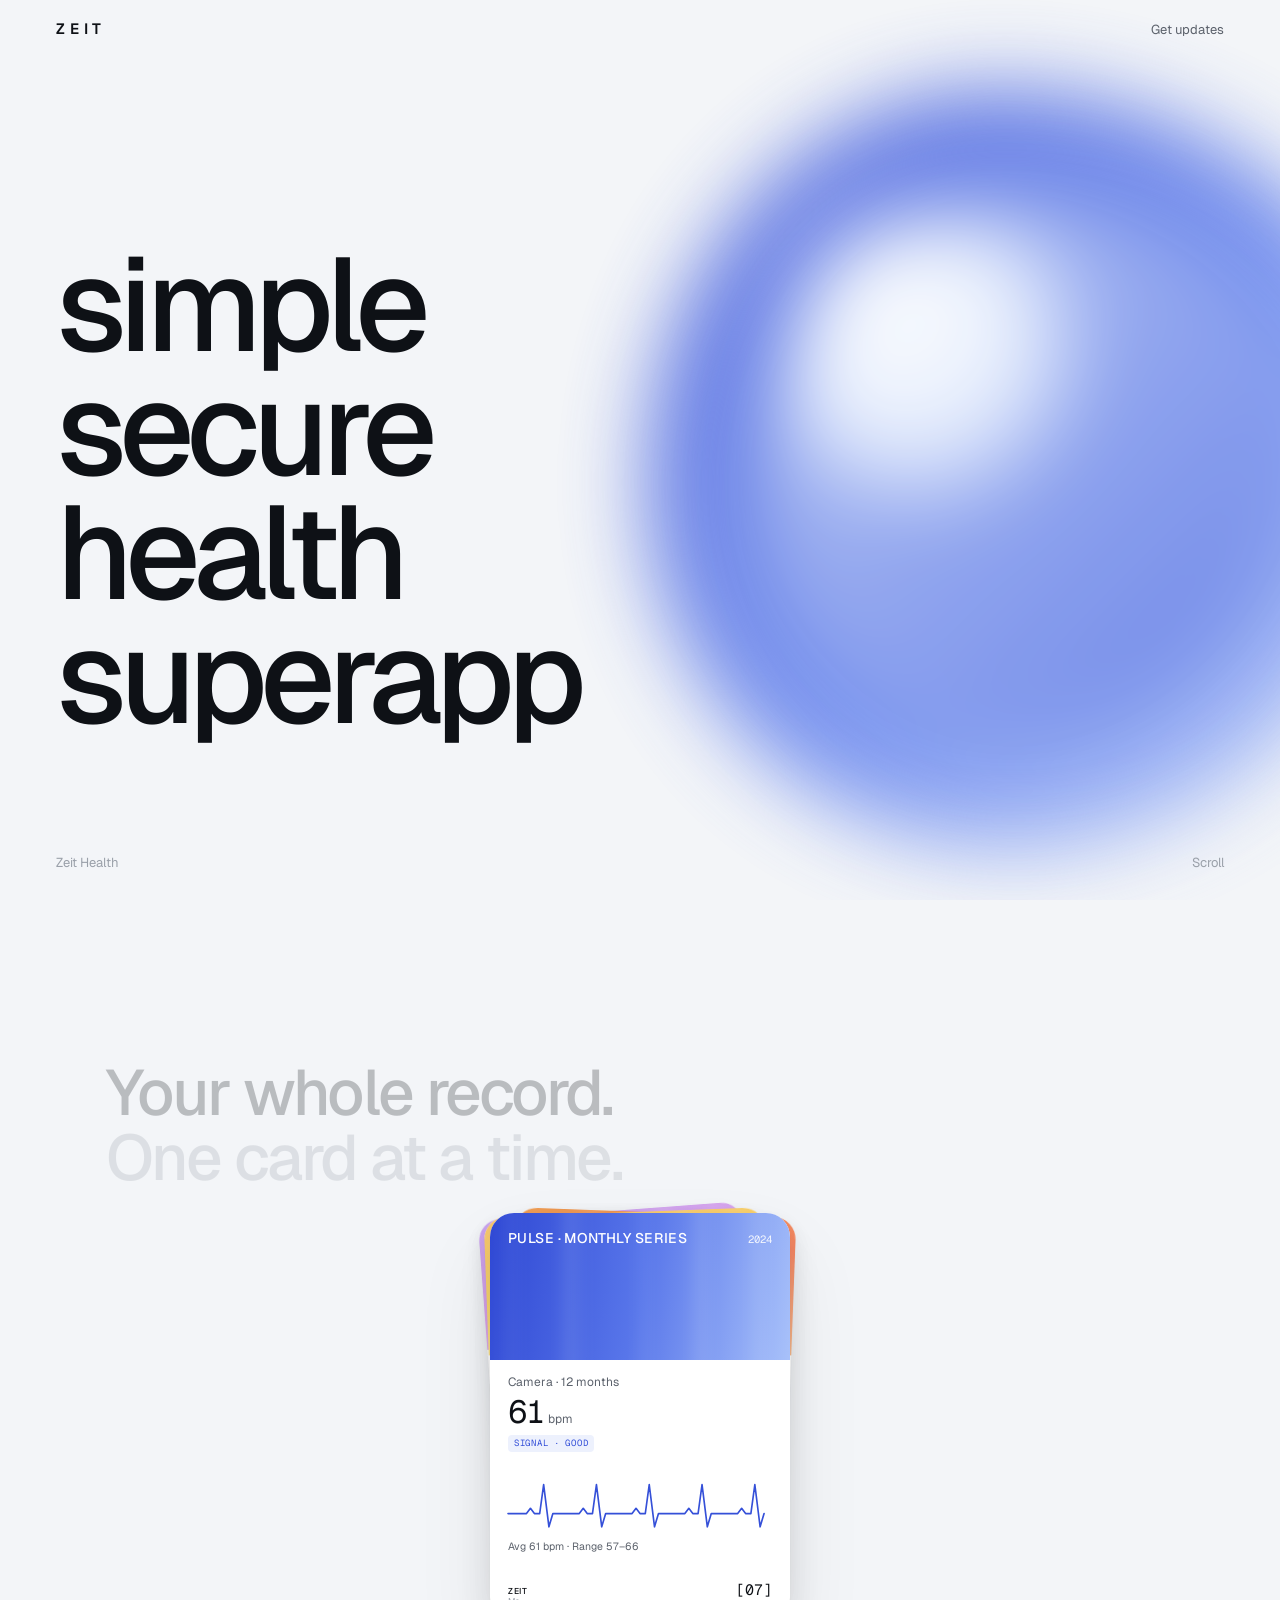
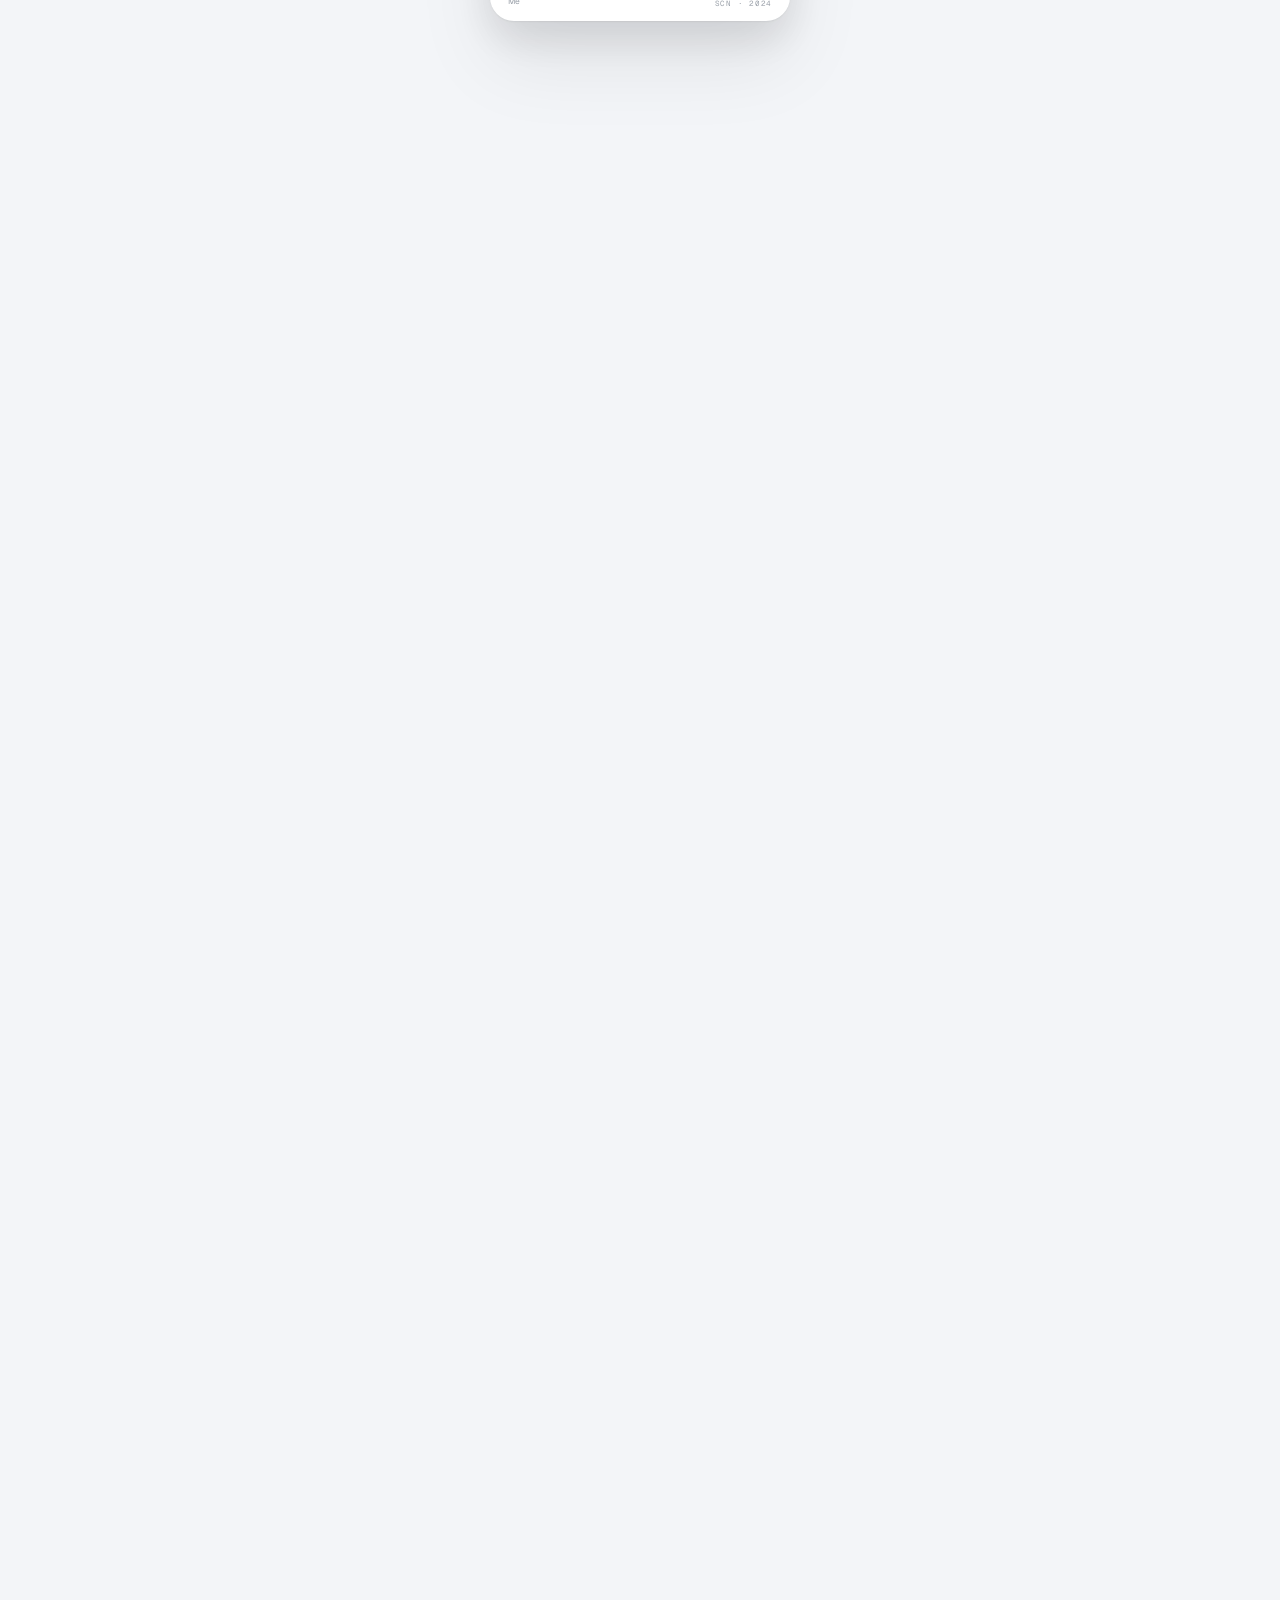
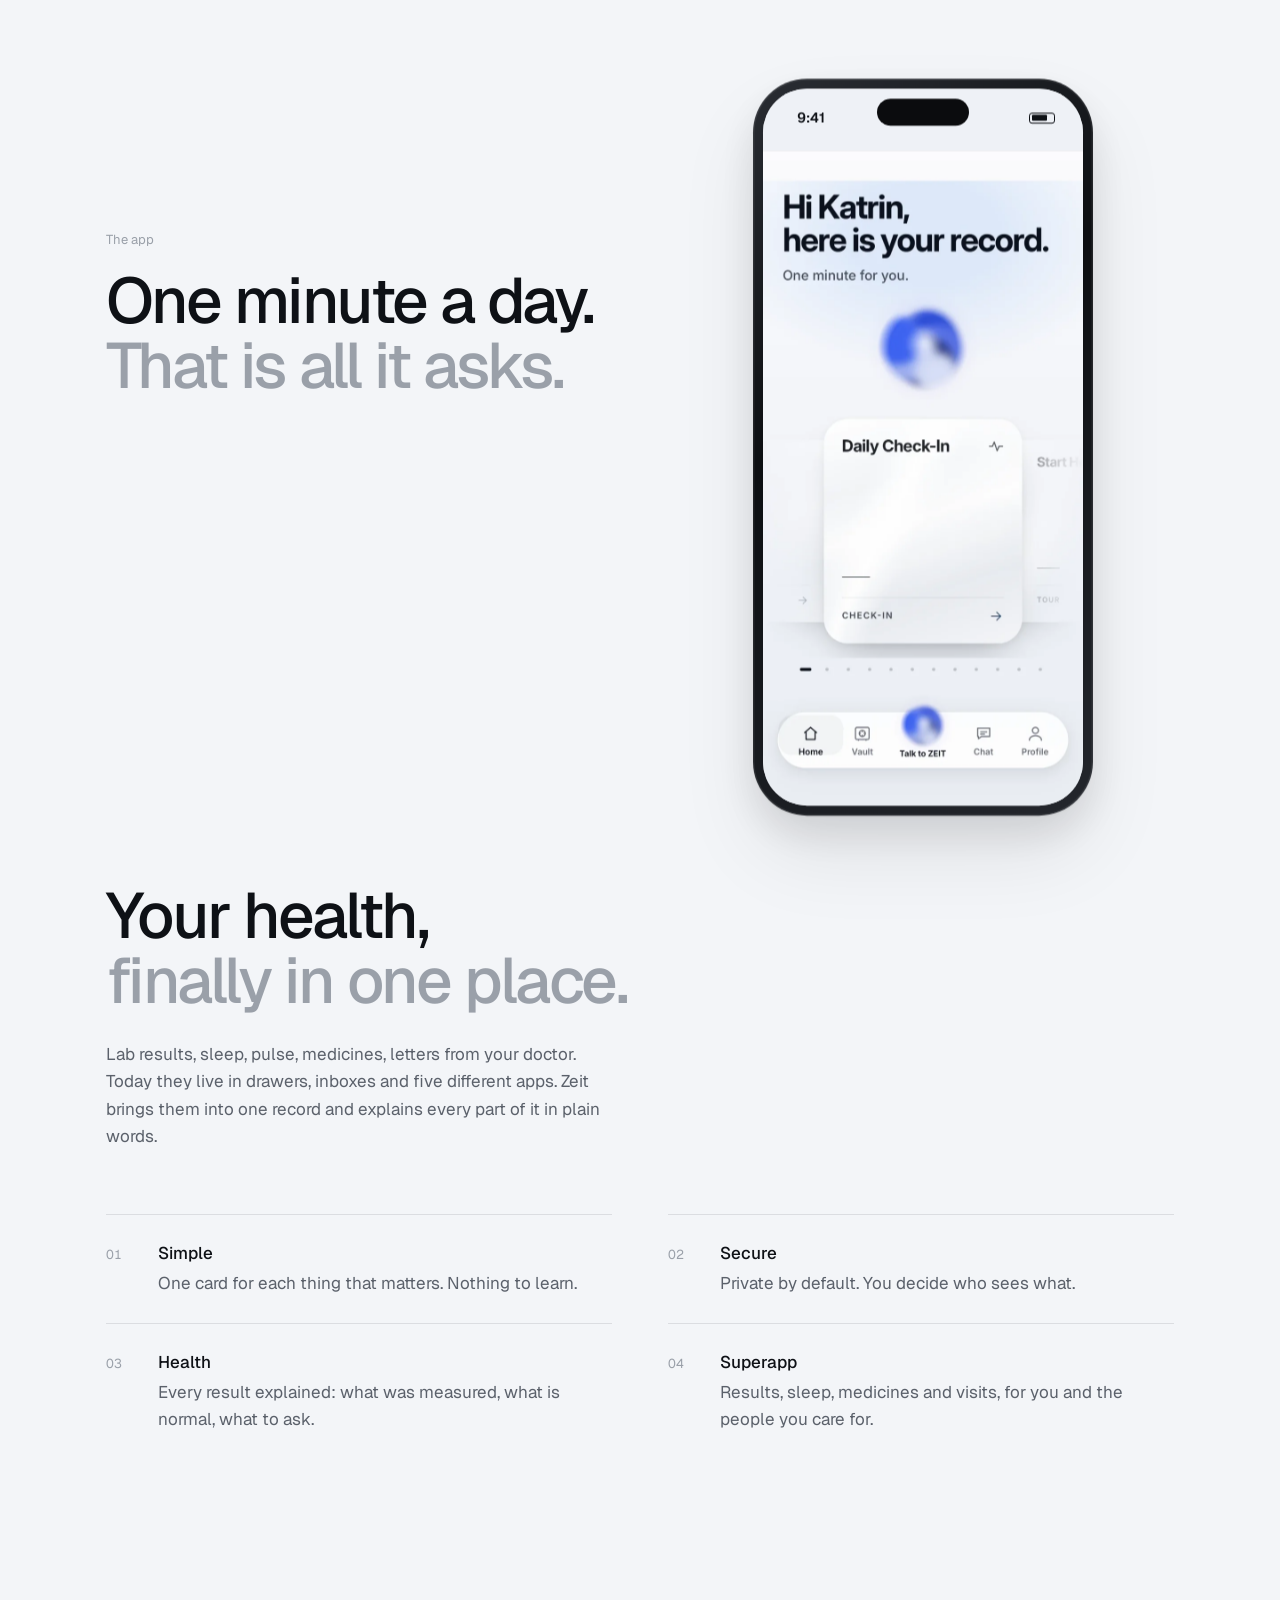
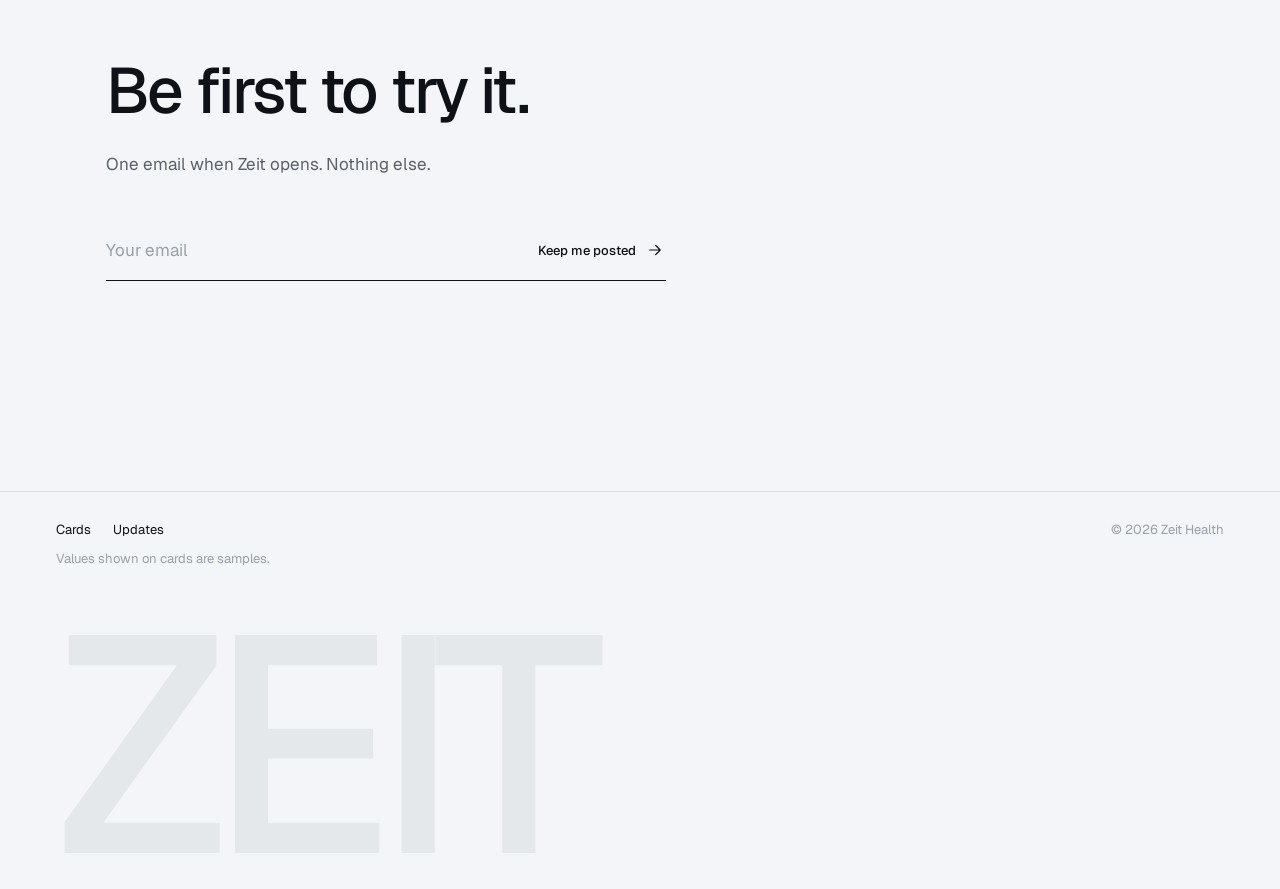
<file: share/zeit-health-v3.html>
<!doctype html>
<html lang="en">
<head>
  <meta charset="utf-8" />
  <meta name="viewport" content="width=device-width, initial-scale=1, viewport-fit=cover" />
  <title>Zeit Health — simple, secure health superapp</title>
  <meta name="description" content="Zeit Health keeps your results, sleep, pulse and medicines in one calm record. Simple, secure, made for the whole family." />
  <meta name="theme-color" content="#f3f5f8" />
  <meta property="og:type" content="website" />
  <meta property="og:title" content="Zeit Health" />
  <meta property="og:description" content="Simple. Secure. Health superapp." />
  <link rel="icon" href="[data-uri]" type="image/svg+xml" />
  <link rel="preconnect" href="https://fonts.googleapis.com" />
  <link rel="preconnect" href="https://fonts.gstatic.com" crossorigin />
  <link rel="stylesheet" href="https://fonts.googleapis.com/css2?family=Geist:wght@300;400;500;600&family=Geist+Mono:wght@400;500&display=swap" />
  <style>
/* Zeit Health — website v3.
   Direction: quiet and expensive. One typeface family (Geist, with Geist Mono for the card
   system), four text sizes, medium weights, a lot of air. Colour lives only in the orb and
   inside the cards; everything else is ink on a cool off-white.
   Mobile first at 375px. */

:root {
  /* colour */
  --ground: #f3f5f8;
  --surface: #ffffff;
  --surface-2: #f6f7f9;
  --ink: #0e1116;
  --ink-2: #5b616b;
  --ink-3: #9aa0a9;
  --hairline: rgba(14, 17, 22, 0.1);
  --blue: #3550d8;
  --danger: #b4231f;

  /* type: one family, four sizes */
  --font: 'Geist', -apple-system, BlinkMacSystemFont, 'Segoe UI', Roboto, 'Helvetica Neue', Arial, sans-serif;
  --mono: 'Geist Mono', ui-monospace, 'SF Mono', Menlo, Consolas, monospace;
  --t-small: 13px;
  --t-body: 17px;
  --t-h2: clamp(32px, 8.6vw, 64px);
  --t-hero: clamp(50px, 15.5vw, 132px);

  /* space: sections breathe */
  --page-pad: 24px;
  --section: 128px;

  /* depth (app elevation, softened) */
  --e1: 0 1px 2px rgba(12, 14, 18, 0.05), 0 8px 20px rgba(12, 14, 18, 0.05);
  --e2: 0 1px 2px rgba(12, 14, 18, 0.06), 0 18px 40px rgba(12, 14, 18, 0.10), 0 40px 80px rgba(12, 14, 18, 0.08);
  --e3: 0 -1px 3px rgba(12, 14, 18, 0.08), 0 -20px 50px rgba(12, 14, 18, 0.14);
  --ease: cubic-bezier(.16, .84, .24, 1);
}

* { box-sizing: border-box; -webkit-tap-highlight-color: transparent; }
html, body { margin: 0; overflow-x: clip; }
body {
  font-family: var(--font);
  font-size: var(--t-body);
  line-height: 1.5;
  color: var(--ink);
  background: var(--ground);
  -webkit-font-smoothing: antialiased;
  text-rendering: optimizeLegibility;
}
a { color: inherit; }
button { font: inherit; cursor: pointer; border: none; background: none; color: inherit; }
.pad { padding-left: var(--page-pad); padding-right: var(--page-pad); }
.small { font-size: var(--t-small); }
.soft { color: var(--ink-3); }
.sr-only { position: absolute; width: 1px; height: 1px; overflow: hidden; clip: rect(0 0 0 0); white-space: nowrap; }
:focus-visible { outline: 1.5px solid var(--ink); outline-offset: 4px; border-radius: 4px; }

.h2 {
  margin: 0; font-size: var(--t-h2); font-weight: 500;
  line-height: 1.02; letter-spacing: -0.04em; text-wrap: balance;
}
.lede { margin: 28px 0 0; max-width: 30em; font-size: var(--t-body); line-height: 1.6; color: var(--ink-2); }

/* ---- top bar: a wordmark and one link ---- */
.topbar {
  position: fixed; inset: 0 0 auto 0; z-index: 30;
  display: flex; align-items: center; justify-content: space-between;
  padding: 18px var(--page-pad);
  padding-top: max(18px, env(safe-area-inset-top));
  transition: background .4s ease, -webkit-backdrop-filter .4s ease, backdrop-filter .4s ease;
}
.topbar.scrolled { background: rgba(243, 245, 248, 0.78); -webkit-backdrop-filter: saturate(1.6) blur(20px); backdrop-filter: saturate(1.6) blur(20px); }
.wordmark { font-weight: 600; font-size: 15px; letter-spacing: 0.32em; text-decoration: none; }
.topbar-link { font-size: var(--t-small); text-decoration: none; color: var(--ink-2); transition: color .2s ease; }
.topbar-link:hover { color: var(--ink); }

/* ---- 1 · hero ---- */
.hero {
  position: relative; min-height: 100vh; min-height: 100svh;
  display: flex; flex-direction: column; justify-content: center;
  padding: 120px var(--page-pad) 40px;
  overflow: hidden;
}
.hero-words {
  position: relative; z-index: 1; margin: 0;
  display: flex; flex-direction: column;
  font-size: var(--t-hero); font-weight: 500;
  line-height: 0.94; letter-spacing: -0.055em;
  will-change: transform, opacity;
}
.hero-words .w { display: block; will-change: transform, opacity, filter; }
.js .hero-words .w { opacity: 0; transform: translateY(14px); filter: blur(6px); }
.hero-foot {
  position: absolute; left: var(--page-pad); right: var(--page-pad); bottom: max(28px, env(safe-area-inset-bottom));
  margin: 0; display: flex; justify-content: space-between;
  font-size: var(--t-small); color: var(--ink-3);
}

/* the orb: bigger, softer, sitting behind the words */
.hero-orb {
  position: absolute; z-index: 0; width: 118vw; max-width: 760px; aspect-ratio: 1;
  right: -38vw; top: 34%;
  filter: blur(42px); opacity: .85; will-change: transform;
}
.orb-blob { position: absolute; border-radius: 46% 54% 52% 48% / 52% 46% 54% 48%; animation: orbMorph 22s ease-in-out infinite; }
.orb-blob.b1 { inset: 0; background: linear-gradient(135deg, #2f49d6 0%, #6584ee 55%, #b7cbfa 100%); }
.orb-blob.b2 { inset: 14%; background: linear-gradient(315deg, #3c59de 0%, #d6e2fc 100%); opacity: .75; animation-duration: 27s; animation-delay: -6s; animation-direction: reverse; }
.orb-blob.b3 { inset: 16% 44% 46% 18%; background: radial-gradient(circle at 40% 36%, #ffffff 0%, #e4ecfe 50%, rgba(170, 195, 248, 0) 100%); animation-duration: 18s; animation-delay: -9s; }
@keyframes orbMorph {
  0%, 100% { border-radius: 46% 54% 52% 48% / 52% 46% 54% 48%; transform: rotate(0deg) scale(1); }
  33% { border-radius: 58% 42% 45% 55% / 48% 58% 42% 52%; transform: rotate(7deg) scale(1.04); }
  66% { border-radius: 44% 56% 58% 42% / 56% 44% 52% 48%; transform: rotate(-6deg) scale(0.97); }
}
.js .hero-orb { opacity: 0; }
.js .hero-orb.in { opacity: .85; transition: opacity 1.8s ease .3s; }

/* ---- 2 · the cards: pinned while the deck fans out ---- */
.cards { position: relative; height: 230vh; height: 230svh; }
.cards-stage {
  position: sticky; top: 0; height: 100vh; height: 100svh; overflow: hidden;
  display: flex; flex-direction: column; justify-content: center; gap: 28px;
  padding-top: 64px;
}
.cards-head { will-change: opacity, transform; }
.rail {
  --cw: min(66vw, 300px);
  position: relative; flex: none; height: calc(var(--cw) * 1.36 + 24px);
  user-select: none; -webkit-user-select: none; touch-action: pan-y;
  perspective: 1200px;
}
.rail-foot { display: flex; flex-direction: column; align-items: center; gap: 16px; will-change: opacity; }

.zc {
  position: absolute; top: 12px; left: 50%; width: var(--cw); margin-left: calc(var(--cw) / -2);
  will-change: transform, opacity; opacity: 0; cursor: pointer; outline: none;
  transform-style: preserve-3d;
}
.zc:focus-visible .zc-face { box-shadow: 0 0 0 2px var(--ink), var(--e2); }

/* ---- the CI card face ---- */
.zc-face {
  height: calc(var(--cw) * 1.36);
  border-radius: 24px; overflow: hidden; position: relative;
  background: var(--surface);
  box-shadow: var(--e1);
  display: flex; flex-direction: column;
  transition: box-shadow .5s var(--ease);
}
.zc.hi .zc-face { box-shadow: var(--e2); }
.zc-field { position: relative; flex: none; height: 36%; background: var(--g); color: #fff; overflow: hidden; }
.streaks {
  position: absolute; inset: -10% -20%; pointer-events: none; mix-blend-mode: soft-light; opacity: .55;
  background: linear-gradient(90deg,
    transparent 4%, rgba(255,255,255,.55) 6%, transparent 9%,
    transparent 17%, rgba(255,255,255,.35) 19.5%, transparent 21%,
    transparent 31%, rgba(255,255,255,.6) 33%, rgba(255,255,255,.2) 35%, transparent 38%,
    transparent 49%, rgba(255,255,255,.3) 51%, transparent 53%,
    transparent 62%, rgba(255,255,255,.5) 64.5%, transparent 67%,
    transparent 76%, rgba(255,255,255,.35) 78%, transparent 80%,
    transparent 88%, rgba(255,255,255,.55) 91%, transparent 94%);
  filter: blur(7px);
  animation: drift 34s ease-in-out infinite alternate;
}
@keyframes drift { from { transform: translateX(-3%); } to { transform: translateX(3%); } }
.zc-head { position: relative; z-index: 1; display: flex; justify-content: space-between; align-items: flex-start; gap: 10px; padding: 17px 18px 0; }
.zc-title { font-size: 14px; font-weight: 500; line-height: 1.15; letter-spacing: 0.03em; text-transform: uppercase; }
.zc-year { font-family: var(--mono); font-size: 10.5px; opacity: .9; padding-top: 2px; }
.zc-body { flex: 1; display: flex; flex-direction: column; padding: 13px 18px 14px; min-height: 0; }
.zc-label { font-size: 12px; color: var(--ink-2); }
.zc-hero { display: flex; align-items: baseline; gap: 5px; margin-top: 5px; }
.zc-num { font-size: 32px; font-weight: 400; letter-spacing: -0.04em; line-height: 1; font-variant-numeric: tabular-nums; }
.zc-unit { font-size: 12px; color: var(--ink-2); }
.zc-rx { font-family: Georgia, 'Times New Roman', serif; font-style: italic; font-size: 34px; line-height: 1; background: linear-gradient(135deg, #f0a64a, #f5c766); -webkit-background-clip: text; background-clip: text; color: transparent; }
.zc-tag { display: inline-block; margin-top: 7px; font-family: var(--mono); font-size: 9px; letter-spacing: 0.08em; padding: 2px 6px; border-radius: 4px; color: var(--blue); background: #edf1fd; align-self: flex-start; }
.zc-viz { margin-top: auto; padding-top: 4px; }
.zc-viz svg, .sb-viz svg { display: block; width: 100%; height: auto; overflow: visible; }
.zc-rows { display: flex; flex-direction: column; gap: 7px; margin-top: 10px; }
.zc-row { display: flex; align-items: center; gap: 8px; font-size: 10.5px; color: var(--ink-2); border-top: 1px solid var(--hairline); padding-top: 7px; }
.zc-row:first-child { border-top: 0; padding-top: 0; }
.zc-row .lab { flex: 1; min-width: 0; white-space: nowrap; overflow: hidden; text-overflow: ellipsis; }
.zc-row .track { position: relative; width: 38%; height: 1px; background: #e3e6eb; }
.zc-row .track i { left: 0; transition: left 1.1s var(--ease) .15s; position: absolute; top: 50%; width: 6px; height: 6px; margin: -3px 0 0 -3px; border-radius: 50%; background: var(--dot, #f08a5d); }
.live .track i { left: var(--x); }
.zc-row .dots { font-family: var(--mono); font-size: 9px; letter-spacing: 2px; color: var(--ink); }
.zc-row .pill-i { width: 14px; height: 7px; border-radius: 4px; background: linear-gradient(90deg, var(--pa, #f2b6c4) 50%, #fff 50%); box-shadow: inset 0 0 0 1px rgba(0,0,0,.08); transform: rotate(-30deg); flex: none; }
.zc-sub { font-size: 10.5px; line-height: 1.4; color: var(--ink-2); margin-top: 5px; }
.zc-foot { flex: none; display: flex; justify-content: space-between; align-items: flex-end; margin-top: auto; padding-top: 10px; }
.zc-me { font-size: 8.5px; font-weight: 500; line-height: 1.25; letter-spacing: 0.08em; color: var(--ink); }
.zc-me span { display: block; color: var(--ink-3); letter-spacing: 0; font-weight: 400; }
.zc-idx { text-align: right; font-family: var(--mono); font-size: 15px; line-height: 1; color: var(--ink); }
.zc-idx span { display: block; font-size: 7.5px; letter-spacing: 0.1em; color: var(--ink-3); margin-top: 3px; }

/* charts: one hairline weight everywhere; a line draws itself when its card arrives */
.draw { stroke-dasharray: var(--len, 600); stroke-dashoffset: var(--len, 600); }
.live .draw { stroke-dashoffset: 0; transition: stroke-dashoffset 1.4s var(--ease) .1s; }
.pop { opacity: 0; transform: scaleY(.2); transform-box: fill-box; transform-origin: bottom; }
.live .pop { opacity: 1; transform: none; transition: opacity .4s ease, transform .7s var(--ease); transition-delay: calc(var(--i, 0) * 35ms + 150ms); }

/* under the rail */
.mono-pill {
  font-family: var(--mono); font-size: 12px; letter-spacing: 0.18em; text-transform: uppercase;
  padding: 10px 20px; border-radius: 999px; border: 1px solid var(--hairline); color: var(--ink);
  min-height: 38px; transition: opacity .25s ease;
}
.rail-dots { display: flex; gap: 8px; justify-content: center; }
.rail-dot { width: 5px; height: 5px; border-radius: 50%; background: rgba(14, 17, 22, 0.16); transition: all .35s var(--ease); }
.rail-dot.on { background: var(--ink); width: 18px; border-radius: 3px; }

/* ---- 3 · the app in a phone ---- */
.product { padding-top: var(--section); padding-bottom: var(--section); display: grid; gap: 64px; justify-items: center; }
.product-copy { justify-self: stretch; }
.product-copy .small { margin: 0 0 18px; }
.phone {
  margin: 0; width: min(76vw, 340px); aspect-ratio: 720 / 1560;
  padding: 10px; border-radius: 54px;
  background: linear-gradient(145deg, #2a2d33, #0d0f12 40%, #24272d);
  box-shadow: inset 0 0 0 1.5px rgba(255,255,255,.08), var(--e2);
  will-change: transform;
}
.phone-screen { position: relative; height: 100%; border-radius: 44px; overflow: hidden; background: #eef1f6; }
.phone-screen img { position: absolute; left: 0; right: 0; bottom: 0; width: 100%; height: auto; display: block; }
.phone-status {
  position: absolute; inset: 0 0 auto 0; z-index: 2; height: 52px;
  display: flex; align-items: center; justify-content: space-between; padding: 6px 28px 0 34px;
  font-size: 14px; font-weight: 600; background: #eef1f6;
}
.phone-status .island { position: absolute; left: 50%; top: 10px; width: 92px; height: 27px; margin-left: -46px; border-radius: 20px; background: #0b0c0e; }
.phone-status .bars { width: 26px; height: 11px; border-radius: 3px; border: 1.5px solid var(--ink); position: relative; }
.phone-status .bars::after { content: ""; position: absolute; inset: 1.5px 7px 1.5px 1.5px; background: var(--ink); border-radius: 1px; }

/* ---- 4 · about: plain text and hairlines ---- */
.about { padding-top: 24px; padding-bottom: var(--section); }
.pillars { list-style: none; margin: 64px 0 0; padding: 0; border-top: 1px solid var(--hairline); }
.pillars li { display: grid; grid-template-columns: 44px 1fr; gap: 8px; padding: 26px 0; border-bottom: 1px solid var(--hairline); }
.pillars .n { font-size: var(--t-small); color: var(--ink-3); padding-top: 4px; font-variant-numeric: tabular-nums; }
.pillars b { display: block; font-size: var(--t-body); font-weight: 500; }
.pillars p { margin: 4px 0 0; color: var(--ink-2); line-height: 1.55; }

/* ---- 5 · opt-in: a line, not a box ---- */
.updates { padding-top: 24px; padding-bottom: var(--section); }
.optin-form {
  margin-top: 48px; display: flex; align-items: center; gap: 12px;
  border-bottom: 1px solid var(--ink); padding-bottom: 6px; max-width: 560px;
}
.optin-form input {
  flex: 1; min-width: 0; height: 48px; padding: 0; border: 0; background: transparent;
  font: inherit; font-size: var(--t-body); color: var(--ink); outline: none;
}
.optin-form input::placeholder { color: var(--ink-3); }
.optin-form input[aria-invalid="true"] { color: var(--danger); }
.optin-form button {
  flex: none; display: inline-flex; align-items: center; gap: 10px; height: 44px; padding: 0 2px;
  font-size: var(--t-small); font-weight: 500; transition: gap .3s var(--ease), opacity .2s ease;
}
.optin-form button:hover { gap: 14px; }
.optin-form button:disabled { opacity: .4; cursor: default; }
.optin-form:focus-within { border-bottom-color: var(--blue); }
.optin-msg { margin: 14px 0 0; min-height: 1.5em; color: var(--ink); }
.optin-msg.err { color: var(--danger); }

/* ---- 6 · footer ---- */
.footer { padding-top: 28px; padding-bottom: max(24px, env(safe-area-inset-bottom)); border-top: 1px solid var(--hairline); overflow: hidden; }
.foot-row { display: flex; justify-content: space-between; gap: 16px; flex-wrap: wrap; }
.foot-links { display: flex; gap: 22px; }
.foot-links a { text-decoration: none; }
.foot-note { margin: 10px 0 0; }
.foot-mark {
  margin-top: 56px; font-weight: 500; letter-spacing: -0.06em; line-height: .78;
  font-size: 34vw; color: rgba(14, 17, 22, 0.06); user-select: none; white-space: nowrap;
}

/* ---- reveals: one quiet move per block ---- */
.reveal { opacity: 0; transform: translateY(24px); transition: opacity 1s var(--ease), transform 1.2s var(--ease); }
.reveal.in { opacity: 1; transform: none; }

/* ---- the opened card ---- */
.scrim { position: fixed; inset: 0; z-index: 40; background: rgba(12, 14, 18, 0.36); opacity: 0; }
.sheet {
  position: fixed; left: 0; right: 0; bottom: 0; z-index: 41;
  max-height: 90vh; overflow: auto; overscroll-behavior: contain;
  background: var(--surface); border-radius: 30px 30px 0 0;
  box-shadow: var(--e3); transform: translateY(105%);
  padding-bottom: env(safe-area-inset-bottom);
}
.sheet-veil { position: relative; height: 160px; background: var(--g); color: #fff; overflow: hidden; border-radius: 30px 30px 0 0; }
.sheet-veil::after { content: ""; position: absolute; inset: auto 0 0 0; height: 70%; background: linear-gradient(to bottom, transparent, var(--surface)); }
.grab { position: absolute; top: 9px; left: 50%; width: 36px; height: 4px; margin-left: -18px; border-radius: 3px; background: rgba(255,255,255,.7); z-index: 2; }
.sheet-close {
  position: absolute; top: 16px; right: 16px; z-index: 2; width: 34px; height: 34px; border-radius: 50%;
  background: rgba(255, 255, 255, 0.92); display: flex; align-items: center; justify-content: center; color: var(--ink);
}
.veil-head { position: relative; z-index: 1; padding: 28px 64px 0 var(--page-pad); }
.veil-title { display: block; font-size: 17px; font-weight: 500; letter-spacing: 0.03em; text-transform: uppercase; }
.veil-year { display: block; font-family: var(--mono); font-size: 11px; margin-top: 4px; opacity: .9; }
.sheet-body { padding: 0 var(--page-pad) 28px; margin-top: -30px; position: relative; z-index: 1; }
.sb-label { font-size: var(--t-small); color: var(--ink-2); }
.sb-hero { display: flex; align-items: baseline; gap: 6px; margin-top: 4px; }
.sb-num { font-size: 56px; font-weight: 400; letter-spacing: -0.05em; line-height: 1; font-variant-numeric: tabular-nums; }
.sb-unit { font-size: 15px; color: var(--ink-2); }
.sb-viz { margin-top: 22px; padding: 16px; border-radius: 18px; background: var(--surface-2); }
.sb-rows { list-style: none; margin: 18px 0 0; padding: 0; }
.sb-rows li { display: flex; justify-content: space-between; gap: 12px; padding: 14px 0; border-top: 1px solid var(--hairline); font-size: 15px; }
.sb-rows li span:last-child { font-family: var(--mono); font-size: 12.5px; color: var(--ink-2); text-align: right; }
.sb-plain { margin: 18px 0 0; font-size: 15px; line-height: 1.6; color: var(--ink); }
.sb-plain b { display: block; font-size: var(--t-small); font-weight: 500; color: var(--blue); margin-bottom: 4px; }
.sb-foot { margin: 18px 0 0; font-size: 11px; color: var(--ink-3); text-align: center; }

/* ---- wider screens ---- */
@media (min-width: 760px) {
  :root { --page-pad: 56px; --section: 176px; }
  .hero-orb { right: -10vw; top: 10%; width: 70vw; }
  .product { grid-template-columns: 1fr 1fr; align-items: center; max-width: 1180px; margin: 0 auto; }
  .about, .updates { max-width: 1180px; margin: 0 auto; }
  .pillars { display: grid; grid-template-columns: 1fr 1fr; column-gap: 56px; border-top: 0; }
  .pillars li { border-top: 1px solid var(--hairline); border-bottom: 0; }
  .cards-head { max-width: 1180px; margin: 0 auto; width: 100%; }
  .sheet { left: 50%; right: auto; width: 460px; margin-left: -230px; }
  .foot-mark { font-size: 24vw; }
}

@media (prefers-reduced-motion: reduce) {
  .orb-blob, .streaks { animation: none; }
  .cards { height: auto; }
  .cards-stage { position: relative; height: auto; padding: var(--section) 0; }
  .reveal, .js .hero-orb { opacity: 1; transform: none; transition: none; }
  .js .hero-words .w { opacity: 1; transform: none; filter: none; }
  .draw { stroke-dashoffset: 0; }
  .pop { opacity: 1; transform: none; }
  .zc-row .track i { left: var(--x); transition: none; }
}

</style>
  <script>document.documentElement.classList.add('js')</script>
</head>
<body>

  <header class="topbar">
    <a class="wordmark" href="#top" aria-label="Zeit Health home">ZEIT</a>
    <a class="topbar-link" href="#updates">Get updates</a>
  </header>

  <main id="top">

    <!-- 1 · HERO -->
    <section class="hero" id="hero" aria-label="Zeit Health">
      <div class="hero-orb" id="hero-orb" aria-hidden="true">
        <span class="orb-blob b1"></span>
        <span class="orb-blob b2"></span>
        <span class="orb-blob b3"></span>
      </div>
      <h1 class="hero-words" id="hero-words">
        <span class="w">simple</span>
        <span class="w">secure</span>
        <span class="w">health</span>
        <span class="w">superapp</span>
      </h1>
      <p class="hero-foot" id="hero-foot"><span>Zeit Health</span><span>Scroll</span></p>
    </section>

    <!-- 2 · THE CARDS: a deck that fans out into the rail as you scroll -->
    <section class="cards" id="cards" aria-labelledby="cards-h">
      <div class="cards-stage">
        <div class="cards-head pad" id="cards-head">
          <h2 id="cards-h" class="h2">Your whole record.<br /><span class="soft">One card at a time.</span></h2>
        </div>
        <div class="rail" id="rail" role="group" aria-label="Health cards, use arrow keys to browse"></div>
        <div class="rail-foot" id="rail-foot">
          <span class="mono-pill" id="pill" aria-live="polite"></span>
          <div class="rail-dots" id="dots" aria-hidden="true"></div>
        </div>
      </div>
    </section>

    <!-- 3 · THE APP -->
    <section class="product pad" aria-labelledby="product-h">
      <div class="product-copy">
        <p class="small soft">The app</p>
        <h2 id="product-h" class="h2">One minute a day.<br /><span class="soft">That is all it asks.</span></h2>
      </div>
      <figure class="phone" id="phone">
        <div class="phone-screen">
          <div class="phone-status" aria-hidden="true"><span>9:41</span><span class="island"></span><span class="bars"></span></div>
          <img src="[data-uri]" width="720" height="1473" loading="lazy" decoding="async"
               alt="The Zeit Health home screen: a greeting, the Talk to ZEIT orb and a Daily Check-In card." />
        </div>
        <figcaption class="sr-only">Zeit Health app, home screen</figcaption>
      </figure>
    </section>

    <!-- 4 · ABOUT -->
    <section class="about pad" aria-labelledby="about-h">
      <h2 id="about-h" class="h2">Your health,<br /><span class="soft">finally in one place.</span></h2>
      <p class="lede">
        Lab results, sleep, pulse, medicines, letters from your doctor. Today they live in
        drawers, inboxes and five different apps. Zeit brings them into one record and
        explains every part of it in plain words.
      </p>
      <ol class="pillars">
        <li><span class="n">01</span><div><b>Simple</b><p>One card for each thing that matters. Nothing to learn.</p></div></li>
        <li><span class="n">02</span><div><b>Secure</b><p>Private by default. You decide who sees what.</p></div></li>
        <li><span class="n">03</span><div><b>Health</b><p>Every result explained: what was measured, what is normal, what to ask.</p></div></li>
        <li><span class="n">04</span><div><b>Superapp</b><p>Results, sleep, medicines and visits, for you and the people you care for.</p></div></li>
      </ol>
    </section>

    <!-- 5 · OPT-IN -->
    <section class="updates pad" id="updates" aria-labelledby="updates-h">
      <h2 id="updates-h" class="h2">Be first to try it.</h2>
      <p class="lede">One email when Zeit opens. Nothing else.</p>
      <form class="optin-form" id="optin" novalidate>
        <label class="sr-only" for="email">Email address</label>
        <input id="email" name="email" type="email" inputmode="email" autocomplete="email" placeholder="Your email" required />
        <button type="submit" aria-label="Keep me posted">
          <span>Keep me posted</span>
          <svg viewBox="0 0 24 24" width="18" height="18" fill="none" stroke="currentColor" stroke-width="1.6" stroke-linecap="round" stroke-linejoin="round" aria-hidden="true"><path d="M5 12h14M13 6l6 6-6 6"/></svg>
        </button>
      </form>
      <p class="optin-msg small" id="optin-msg" role="status" aria-live="polite"></p>
    </section>

  </main>

  <!-- 6 · FOOTER -->
  <footer class="footer pad">
    <div class="foot-row small">
      <nav class="foot-links" aria-label="Footer">
        <a href="#cards">Cards</a>
        <a href="#updates">Updates</a>
      </nav>
      <span class="soft">© <span id="year">2026</span> Zeit Health</span>
    </div>
    <p class="foot-note small soft">Values shown on cards are samples.</p>
    <div class="foot-mark" aria-hidden="true">ZEIT</div>
  </footer>

  <!-- the opened card: rises from the bottom wearing the card's colour -->
  <div class="scrim" id="scrim" hidden></div>
  <div class="sheet" id="sheet" role="dialog" aria-modal="true" aria-labelledby="sheet-title" hidden>
    <div class="sheet-veil">
      <span class="streaks" aria-hidden="true"></span>
      <div class="grab" aria-hidden="true"></div>
      <button class="sheet-close" id="sheet-close" aria-label="Close card">
        <svg viewBox="0 0 24 24" width="16" height="16" fill="none" stroke="currentColor" stroke-width="1.8" stroke-linecap="round"><path d="M6 6l12 12M18 6L6 18"/></svg>
      </button>
      <div class="veil-head">
        <span class="veil-title" id="sheet-title"></span>
        <span class="veil-year" id="sheet-year"></span>
      </div>
    </div>
    <div class="sheet-body" id="sheet-body"></div>
  </div>

  <script>
/* Zeit Health — website v3.
   Motion numbers come from the app (zeit-mvp/src/motion.js): the rail spring, the off-centre
   scale/opacity/drop, the -30px tuck, the press, the sheet rise and the greeting's blur-in.
   New for v3: the hero answers the scroll, the cards arrive as a stacked deck that fans out
   into the rail while the section is pinned, and the rail tilts in 3D under a drag.
   Plain JS; no framework, no build step. */

;(() => {
  const reduce = window.matchMedia('(prefers-reduced-motion: reduce)').matches

  // ---- Sign-up endpoint ------------------------------------------------------------------
  // Paste a form endpoint here (Formspree, Supabase function, Mailchimp, etc.). It receives a
  // JSON POST: { email, source }. Left empty, the form validates and thanks the visitor, but
  // NOTHING IS SAVED. Wire this before launch.
  const OPTIN_ENDPOINT = ''

  // ---- Springs (app: src/motion.js, named by job) ----------------------------------------
  const SPRING = { k: 380, c: 34, m: 1 }      // the rail's own move
  const SETTLE = { k: 320, c: 36, m: 1 }      // springSoft: arrivals
  const PRESS = { k: 500, c: 30, m: 1 }       // springPress
  const RISE = { k: 480, c: 44, m: 0.9 }      // springSheet: the sheet rise
  const CARD = { off: 0.88, offOpacity: 0.55, offDrop: 6, gap: -30, sweep: 3.1, press: 0.97, pressOff: 0.84 }
  const STAGGER = { greeting: 0.07, rail: 0.05 }
  const ENTER = { y: 14, blur: 6 }, ENTER_RAIL = { y: 26 }

  class Spring {
    constructor(value, cfg = SETTLE) { this.x = value; this.v = 0; this.to = value; this.cfg = cfg }
    set(to, delay = 0) {
      clearTimeout(this.t)
      if (reduce) { this.jump(to); return }
      if (delay > 0) this.t = setTimeout(() => { this.to = to; loop.wake() }, delay * 1000)
      else this.to = to
    }
    jump(to) { clearTimeout(this.t); this.x = to; this.to = to; this.v = 0 }
    step(dt) {
      const { k, c, m } = this.cfg
      this.v += ((-k * (this.x - this.to) - c * this.v) / m) * dt
      this.x += this.v * dt
    }
    get rest() { return Math.abs(this.x - this.to) < 0.005 && Math.abs(this.v) < 0.01 }
  }

  // one animation loop for the page; it sleeps when every spring is at rest
  const loop = (() => {
    const jobs = new Set()
    let raf = 0, last = 0
    function frame(t) {
      const dt = Math.min(0.05, (t - last) / 1000 || 0.016)
      last = t
      let busy = false
      jobs.forEach((job) => { if (job(dt)) busy = true })
      raf = busy ? requestAnimationFrame(frame) : 0
    }
    return {
      add(job) { jobs.add(job); this.wake() },
      wake() { if (!raf) { last = performance.now(); raf = requestAnimationFrame(frame) } },
    }
  })()

  function stepAll(springs, dt) {
    let busy = false
    const sub = 4, h = dt / sub
    for (const s of springs) {
      if (s.rest) { s.x = s.to; s.v = 0; continue }
      for (let i = 0; i < sub; i++) s.step(h)
      busy = true
    }
    return busy
  }
  const clamp01 = (v) => Math.max(0, Math.min(1, v))

  // ---- Charts (small SVGs, drawn in the CI's thin-line style) ----------------------------
  const pulsePath = () => {
    let d = 'M0 30', x = 0
    for (let b = 0; b < 5; b++) {
      d += ` L${x + 14} 30 L${x + 17} 26 L${x + 20} 30 L${x + 24} 30 L${x + 27} 8 L${x + 31} 40 L${x + 34} 30`
      x += 40
    }
    return d
  }
  const VIZ = {
    pulse: (big) => `<svg viewBox="0 0 200 46" aria-hidden="true"><path class="draw" d="${pulsePath()}" fill="none" stroke="#3550d8" stroke-width="1.25" stroke-linejoin="round" stroke-linecap="round"/></svg>`,
    sleep: (big) => {
      const lv = [1, 2, 3, 2, 3, 1, 0, 2, 3, 2, 1, 2, 3, 3, 1, 0, 2, 1], w = 200 / lv.length
      let d = `M0 ${8 + lv[0] * 10}`
      lv.forEach((l, i) => { d += ` H${(i * w).toFixed(1)} V${8 + l * 10} H${((i + 1) * w).toFixed(1)}` })
      const rem = lv.map((l, i) => l === 0 ? `<rect class="pop" style="--i:${i}" x="${(i * w + 1).toFixed(1)}" y="6" width="${(w - 2).toFixed(1)}" height="4" rx="2" fill="#f19a5a"/>` : '').join('')
      return `<svg viewBox="0 0 200 46" aria-hidden="true"><g stroke="#efe8f7" stroke-width=".75">${[8, 18, 28, 38].map((y) => `<line x1="0" x2="200" y1="${y}" y2="${y}"/>`).join('')}</g><path class="draw" d="${d}" fill="none" stroke="#c77fe6" stroke-width="1.25"/>${rem}</svg>`
    },
    bars: (vals, color, big) => {
      const max = Math.max(...vals), w = 200 / vals.length
      return `<svg viewBox="0 0 200 46" aria-hidden="true">${vals.map((v, i) => {
        const h = Math.max(3, (v / max) * 40)
        return `<rect class="pop" style="--i:${i}" x="${(i * w + w * 0.18).toFixed(1)}" y="${(44 - h).toFixed(1)}" width="${(w * 0.64).toFixed(1)}" height="${h.toFixed(1)}" rx="${big ? 3 : 2}" fill="${color}" opacity="${i === vals.length - 1 ? 1 : 0.45}"/>`
      }).join('')}</svg>`
    },
  }

  // ---- The cards (CI: colour field + white data half) ------------------------------------
  // Sample values only. They are labelled as sample data under the rail and in every sheet.
  const CARDS = [
    {
      id: 'pulse', title: 'Pulse · Monthly series', year: '2024', pill: 'Pulse · 72 bpm',
      g: 'linear-gradient(100deg, #2f48d4 0%, #5876ea 50%, #a8c1fa 100%)',
      label: 'Camera · 12 months', num: 61, unit: 'bpm', tag: 'SIGNAL · GOOD',
      viz: () => VIZ.pulse(), sub: 'Avg 61 bpm · Range 57–66',
      idx: '07', code: 'SCN · 2024',
      rows: [['Resting average', '61 bpm'], ['Range', '57–66 bpm'], ['Readings', '12 months'], ['Source', 'Phone camera']],
      plain: 'Your resting pulse has been steady all year and sits in a normal range for adults.',
    },
    {
      id: 'hba1c', title: 'HbA1c', year: '2023', pill: 'Blood result',
      g: 'linear-gradient(160deg, #ee9a4c 0%, #f4835f 55%, #f8b98c 100%)',
      label: 'Metabolic panel', num: 5.4, dec: 1, unit: '%',
      track: [['HbA1c 5.4 %', 62, '#e2456b'], ['Ref < 5.7 %', 66, '#f39a3c'], ['Watch: small rise', 58, '#f39a3c']],
      idx: '63', code: 'LAB · 2023',
      rows: [['HbA1c', '5.4 %'], ['Reference', 'below 5.7 %'], ['Last test', 'Mar 2023'], ['Trend', 'small rise']],
      plain: 'This shows your average blood sugar over about three months. 5.4 % is in the normal range.',
    },
    {
      id: 'sleep', title: 'Sleep · 30-day', year: '2024', pill: 'Sleep · 6 h 41',
      g: 'linear-gradient(165deg, #c59ff0 0%, #dda2ee 50%, #f2c9f1 100%)',
      label: 'Ring sensor', numText: '6h 58', unit: 'min',
      viz: () => VIZ.sleep(), sub: 'Avg 6 h 58 min · Best week 7 h 22',
      idx: '18', code: 'WRB · 2024',
      rows: [['Average night', '6 h 58 min'], ['Best week', '7 h 22 min'], ['Last night', '6 h 41 min'], ['Source', 'Smart ring']],
      plain: 'You are sleeping a little under seven hours on most nights. Your best week was in early spring.',
    },
    {
      id: 'folic', title: 'Folic acid 400 mg', year: '2021', pill: 'Medication',
      g: 'linear-gradient(170deg, #f7c46a 0%, #f9d86a 45%, #fbeca3 100%)',
      label: 'Daily', rx: true, unit: '400 µg',
      meds: [['400 µg', '●○○', '#f2b6c4'], ['With breakfast', '●●○', '#f6cf6a'], ['Paused 2022-06', '●○○', '#f6cf6a']],
      idx: '48', code: 'RX · 2021',
      rows: [['Dose', '400 µg daily'], ['When', 'with breakfast'], ['Started', '2021'], ['Status', 'paused 2022-06']],
      plain: 'A daily vitamin often taken before and during pregnancy. You paused it in June 2022.',
    },
  ]

  const fmt = (c, v) => c.dec ? v.toFixed(c.dec) : Math.round(v).toLocaleString('en-US')

  function heroHTML(c, big) {
    const cls = big ? 'sb' : 'zc'
    if (c.rx) return `<div class="${cls}-hero"><span class="zc-rx">Rx</span><span class="${cls}-unit" style="margin-left:auto">${c.unit}</span></div>`
    const val = c.numText ? c.numText : fmt(c, c.num)
    return `<div class="${cls}-hero"><span class="${cls}-num"${c.num != null ? ` data-v="${c.num}"` : ''}>${val}</span><span class="${cls}-unit">${c.unit}</span></div>`
  }

  function faceHTML(c) {
    let mid = ''
    if (c.track) mid = `<div class="zc-rows">${c.track.map(([l, x, col]) => `<div class="zc-row"><span class="lab">${l}</span><span class="track"><i style="--x:${x}%;--dot:${col}"></i></span></div>`).join('')}</div>`
    else if (c.meds) mid = `<div class="zc-rows">${c.meds.map(([l, d, col]) => `<div class="zc-row"><span class="pill-i" style="--pa:${col}"></span><span class="lab">${l}</span><span class="dots">${d}</span></div>`).join('')}</div>`
    else mid = `${c.tag ? `<span class="zc-tag">${c.tag}</span>` : ''}<div class="zc-viz">${c.viz()}</div><div class="zc-sub">${c.sub}</div>`
    return `<div class="zc-face" style="--g:${c.g}">` +
      `<div class="zc-field"><span class="streaks" aria-hidden="true"></span><div class="zc-head"><span class="zc-title">${c.title}</span><span class="zc-year">${c.year}</span></div></div>` +
      `<div class="zc-body"><span class="zc-label">${c.label}</span>${heroHTML(c)}${mid}` +
      `<div class="zc-foot"><span class="zc-me">ZEIT<span>Me</span></span><span class="zc-idx">[${c.idx}]<span>${c.code}</span></span></div></div>` +
      `</div>`
  }

  // ---- Hero: words arrive into focus, then the orb ---------------------------------------
  const words = [...document.querySelectorAll('.hero-words .w')].map((el, i) => {
    const o = new Spring(0, SETTLE)
    o.set(1, 0.12 + i * STAGGER.greeting)
    return { el, o }
  })
  loop.add((dt) => {
    const busy = stepAll(words.map((w) => w.o), dt)
    for (const w of words) {
      const p = w.o.x
      w.el.style.transform = `translateY(${(1 - p) * ENTER.y}px)`
      w.el.style.opacity = clamp01(p)
      w.el.style.filter = p > 0.995 ? 'none' : `blur(${Math.max(0, (1 - p) * ENTER.blur).toFixed(2)}px)`
    }
    return busy
  })
  const heroOrb = document.getElementById('hero-orb')
  const heroWords = document.getElementById('hero-words')
  const heroFoot = document.getElementById('hero-foot')
  requestAnimationFrame(() => heroOrb.classList.add('in'))

  // ---- The rail (app: CardRail.jsx + motion.js CARD) -------------------------------------
  // `spread` runs 0 -> 1 with the scroll while the section is pinned: at 0 the cards are a
  // stacked deck, at 1 they are the app's rail. Every card's target is a blend of the two, and
  // the app's rail spring follows the target, so the scroll never feels mechanical.
  const rail = document.getElementById('rail')
  const dotsEl = document.getElementById('dots')
  const pill = document.getElementById('pill')
  const cardsSec = document.getElementById('cards')
  const cardsHead = document.getElementById('cards-head')
  const railFoot = document.getElementById('rail-foot')
  const n = CARDS.length

  let focus = 0, spread = reduce ? 1 : 0, drag = null, cw = 260
  const step = () => cw + CARD.gap
  const tilt = new Spring(0, PRESS)

  const els = CARDS.map((c, i) => {
    const el = document.createElement('div')
    el.className = 'zc'
    el.setAttribute('role', 'button')
    el.dataset.i = i
    el.innerHTML = faceHTML(c)
    rail.appendChild(el)
    el.querySelectorAll('.draw').forEach((p) => p.style.setProperty('--len', Math.ceil(p.getTotalLength())))
    const dot = document.createElement('span')
    dot.className = 'rail-dot'
    dotsEl.appendChild(dot)
    return {
      el, dot, c, drawn: false,
      x: new Spring(0, SPRING), y: new Spring(ENTER_RAIL.y, SPRING), s: new Spring(1, SPRING),
      o: new Spring(0, SPRING), r: new Spring(0, SPRING), p: new Spring(1, PRESS),
    }
  })
  const measure = () => { cw = els[0].el.offsetWidth || 260 }
  measure()

  const delta = (i) => { const raw = i - focus; return raw - n * Math.round(raw / n) }
  const lerp = (a, b, t) => a + (b - a) * t
  const ease = (t) => 1 - Math.pow(1 - t, 3)

  function layout() {
    const t = ease(spread), open = spread > 0.98
    els.forEach((k, i) => {
      const d = delta(i), ad = Math.abs(d), centred = d === 0
      // the deck: cards stacked behind the top one, each a little higher, smaller and turned
      const deckY = -ad * 14, deckS = 1 - ad * 0.06, deckR = d * 2.2, deckO = ad <= 2 ? 1 : 0
      // the rail: the app's resting layout
      const railX = d * step(), railY = centred ? 0 : CARD.offDrop
      const railS = centred ? 1 : CARD.off, railO = centred ? 1 : ad <= 1 ? CARD.offOpacity : 0
      k.x.set(lerp(0, railX, t))
      k.y.set(lerp(deckY, railY, t))
      k.s.set(lerp(deckS, railS, t))
      k.r.set(lerp(deckR, 0, t))
      k.o.set(lerp(deckO, railO, t))

      const visible = open && ad <= 1
      k.el.classList.toggle('hi', centred)
      k.el.style.zIndex = 10 - ad
      k.el.style.pointerEvents = visible ? 'auto' : 'none'
      k.el.tabIndex = centred ? 0 : -1
      k.el.setAttribute('aria-hidden', ad <= 1 ? 'false' : 'true')
      k.el.setAttribute('aria-label', 'Open ' + k.c.title + ' card')
      k.dot.classList.toggle('on', centred)
    })
    cardsHead.style.opacity = reduce ? 1 : clamp01(0.25 + spread * 1.5)
    cardsHead.style.transform = reduce ? '' : `translateY(${(1 - t) * 18}px)`
    railFoot.style.opacity = reduce ? 1 : clamp01((spread - 0.6) / 0.35)
    loop.wake()
  }

  loop.add((dt) => {
    const busy = stepAll(els.flatMap((k) => [k.x, k.y, k.s, k.o, k.r, k.p]).concat(tilt), dt)
    const dx = drag ? drag.dx : 0
    for (const k of els) {
      k.el.style.transform = `translate3d(${k.x.x + dx}px, ${k.y.x}px, 0) rotateY(${tilt.x}deg) rotateZ(${k.r.x}deg) scale(${k.s.x * k.p.x})`
      k.el.style.opacity = clamp01(k.o.x)
    }
    return busy || !!drag
  })

  // the centred card comes alive: its line draws and its number counts up, once
  function wake(k) {
    if (k.drawn || spread < 0.9) return
    k.drawn = true
    k.el.classList.add('live')
    const num = k.el.querySelector('.zc-num[data-v]')
    if (!num || reduce) return
    const to = +num.dataset.v, t0 = performance.now(), dur = 1100
    const tick = (now) => {
      const p = Math.min(1, (now - t0) / dur), e = 1 - Math.pow(1 - p, 3)
      num.textContent = fmt(k.c, to * e)
      if (p < 1) requestAnimationFrame(tick)
    }
    requestAnimationFrame(tick)
  }

  let pillTimer = 0
  function setPill(text) {
    clearTimeout(pillTimer)
    if (reduce || !pill.textContent) { pill.textContent = text; return }
    pill.style.opacity = 0
    pillTimer = setTimeout(() => { pill.textContent = text; pill.style.opacity = 1 }, 200)
  }

  function setFocus(i, moveDomFocus) {
    focus = (i + n) % n
    layout()
    setPill(CARDS[focus].pill)
    setTimeout(() => wake(els[focus]), 200)
    if (moveDomFocus) els[focus].el.focus({ preventScroll: true })
  }

  // the scroll drives the spread while the section is pinned
  function onCardsScroll() {
    if (reduce) return
    const r = cardsSec.getBoundingClientRect()
    const run = cardsSec.offsetHeight - window.innerHeight
    const p = clamp01(-r.top / (run * 0.7))
    if (Math.abs(p - spread) < 0.001) return
    spread = p
    layout()
    if (spread > 0.9) wake(els[focus])
  }

  layout()
  setPill(CARDS[0].pill)
  if (reduce) wake(els[0])
  window.addEventListener('resize', () => { measure(); layout() })

  // ---- Gestures: a swipe only when it clearly travels or flicks; anything else is a tap ----
  // While dragging, the rail turns toward the finger: a small 3D tilt that springs back.
  const SWIPE = 44, FLICK = 520
  rail.addEventListener('pointerdown', (e) => {
    if (e.button !== 0 || !e.isPrimary || spread < 0.98) return
    const cardEl = e.target.closest('.zc')
    if (!cardEl) return
    const i = +cardEl.dataset.i
    drag = { i, x: e.clientX, t: performance.now(), pid: e.pointerId, dx: 0 }
    els[i].p.set(delta(i) === 0 ? CARD.press : CARD.pressOff / CARD.off)
    loop.wake()
  })
  window.addEventListener('pointermove', (e) => {
    if (!drag || e.pointerId !== drag.pid) return
    drag.dx = e.clientX - drag.x
    if (!reduce) tilt.set(Math.max(-14, Math.min(14, drag.dx / 9)))
  })
  function endGesture(e) {
    if (!drag || e.pointerId !== drag.pid) return
    const g = drag
    drag = null
    els[g.i].p.set(1)
    tilt.set(0)
    els.forEach((k) => { k.x.x += g.dx })   // the release continues from where the finger was
    if (e.type === 'pointercancel') { layout(); return }
    const vx = (g.dx / Math.max(performance.now() - g.t, 1)) * 1000
    if (g.dx < -SWIPE || (vx < -FLICK && g.dx < -14)) return setFocus(focus + 1)
    if (g.dx > SWIPE || (vx > FLICK && g.dx > 14)) return setFocus(focus - 1)
    setFocus(g.i)
    openCard(g.i)
  }
  window.addEventListener('pointerup', endGesture)
  window.addEventListener('pointercancel', endGesture)

  rail.addEventListener('keydown', (e) => {
    if (e.key === 'ArrowRight') { e.preventDefault(); setFocus(focus + 1, true) }
    else if (e.key === 'ArrowLeft') { e.preventDefault(); setFocus(focus - 1, true) }
    else if (e.key === 'Enter' || e.key === ' ') { e.preventDefault(); openCard(focus) }
  })

  // ---- The opened card: rises from the bottom wearing the card's colour -------------------
  const scrim = document.getElementById('scrim')
  const sheetEl = document.getElementById('sheet')
  const sheetBody = document.getElementById('sheet-body')
  const sheetY = new Spring(105, RISE)
  let openIdx = -1, lastFocus = null

  loop.add((dt) => {
    const busy = stepAll([sheetY], dt)
    sheetEl.style.transform = `translateY(${sheetY.x}%)`
    if (!busy && openIdx === -1 && !sheetEl.hidden) { sheetEl.hidden = true; scrim.hidden = true }
    return busy
  })

  function openCard(i) {
    const c = CARDS[i]
    openIdx = i
    lastFocus = document.activeElement
    sheetEl.style.setProperty('--g', c.g)
    document.getElementById('sheet-title').textContent = c.title
    document.getElementById('sheet-year').textContent = c.year
    const big = c.track
      ? `<div class="zc-rows" style="gap:10px">${c.track.map(([l, x, col]) => `<div class="zc-row" style="font-size:13px"><span class="lab">${l}</span><span class="track" style="width:45%"><i style="left:${x}%;--dot:${col}"></i></span></div>`).join('')}</div>`
      : c.meds
        ? `<div class="zc-rows" style="gap:10px">${c.meds.map(([l, d, col]) => `<div class="zc-row" style="font-size:13px"><span class="pill-i" style="--pa:${col}"></span><span class="lab">${l}</span><span class="dots">${d}</span></div>`).join('')}</div>`
        : c.viz()
    sheetBody.innerHTML =
      `<span class="sb-label">${c.label}</span>${heroHTML(c, true)}` +
      `<div class="sb-viz live">${big}</div>` +
      `<ul class="sb-rows">${c.rows.map(([a, b]) => `<li><span>${a}</span><span>${b}</span></li>`).join('')}</ul>` +
      `<p class="sb-plain"><b>In plain words</b>${c.plain}</p>` +
      `<p class="sb-foot">Sample data · a preview of the Zeit app</p>`
    sheetBody.querySelectorAll('.draw').forEach((p) => p.style.setProperty('--len', 0))
    sheetEl.hidden = false; scrim.hidden = false
    sheetEl.style.pointerEvents = scrim.style.pointerEvents = 'auto'
    sheetEl.scrollTop = 0
    sheetY.jump(105); sheetY.set(0)
    scrim.style.transition = 'opacity .26s cubic-bezier(.16,.84,.24,1)'
    requestAnimationFrame(() => { scrim.style.opacity = 1 })
    document.body.style.overflow = 'hidden'
    loop.wake()
    document.getElementById('sheet-close').focus({ preventScroll: true })
  }
  function closeCard() {
    if (openIdx === -1) return
    openIdx = -1
    // the page is usable the moment you close; the sheet just finishes leaving
    sheetEl.style.pointerEvents = scrim.style.pointerEvents = 'none'
    sheetY.set(105)
    scrim.style.transition = 'opacity .2s cubic-bezier(.4,0,1,1)'
    scrim.style.opacity = 0
    document.body.style.overflow = ''
    loop.wake()
    if (reduce) { sheetEl.hidden = true; scrim.hidden = true }
    if (lastFocus) lastFocus.focus({ preventScroll: true })
  }
  scrim.addEventListener('click', closeCard)
  document.getElementById('sheet-close').addEventListener('click', closeCard)
  document.addEventListener('keydown', (e) => { if (e.key === 'Escape') closeCard() })

  // ---- Small things: top bar edge, reveals, sign-up, year --------------------------------
  const topbar = document.querySelector('.topbar')
  const phone = document.getElementById('phone')

  // one scroll handler, once per frame: the top bar, the hero, the deck and the phone
  let ticking = false
  function onScroll() {
    ticking = false
    const y = window.scrollY, vh = window.innerHeight
    topbar.classList.toggle('scrolled', y > 8)
    if (!reduce) {
      // the hero lifts away and the orb sinks a little slower than the page
      const hp = clamp01(y / (vh * 0.8))
      heroWords.style.transform = `translateY(${-hp * 60}px)`
      heroWords.style.opacity = 1 - hp * 0.9
      heroFoot.style.opacity = 1 - hp * 2
      heroOrb.style.transform = `translateY(${hp * 90}px) scale(${1 + hp * 0.15})`
      // the phone drifts against the scroll, just enough to feel like depth
      const pr = phone.getBoundingClientRect()
      const pp = (pr.top + pr.height / 2 - vh / 2) / vh
      phone.style.transform = `translateY(${(pp * 40).toFixed(1)}px)`
    }
    onCardsScroll()
  }
  window.addEventListener('scroll', () => { if (!ticking) { ticking = true; requestAnimationFrame(onScroll) } }, { passive: true })
  onScroll()

  const revealEls = document.querySelectorAll('.product-copy, .about .h2, .about .lede, .pillars li, .updates > *')
  if ('IntersectionObserver' in window && !reduce) {
    revealEls.forEach((el) => el.classList.add('reveal'))
    const io2 = new IntersectionObserver((es) => es.forEach((e) => {
      if (e.isIntersecting) { e.target.classList.add('in'); io2.unobserve(e.target) }
    }), { threshold: 0.15, rootMargin: '0px 0px -8% 0px' })
    revealEls.forEach((el) => io2.observe(el))
  }

  const form = document.getElementById('optin')
  const input = document.getElementById('email')
  const msg = document.getElementById('optin-msg')
  form.addEventListener('submit', async (e) => {
    e.preventDefault()
    const email = input.value.trim()
    if (!/^[^\s@]+@[^\s@]+\.[^\s@]{2,}$/.test(email)) {
      input.setAttribute('aria-invalid', 'true')
      msg.className = 'optin-msg err'; msg.textContent = 'Please enter a valid email address.'
      input.focus()
      return
    }
    input.removeAttribute('aria-invalid')
    const btn = form.querySelector('button')
    btn.disabled = true
    try {
      if (OPTIN_ENDPOINT) {
        const res = await fetch(OPTIN_ENDPOINT, {
          method: 'POST', headers: { 'Content-Type': 'application/json', Accept: 'application/json' },
          body: JSON.stringify({ email, source: 'website-v3' }),
        })
        if (!res.ok) throw new Error('status ' + res.status)
      }
      form.reset()
      msg.className = 'optin-msg'; msg.textContent = "You're on the list. We'll be in touch."
    } catch (err) {
      msg.className = 'optin-msg err'; msg.textContent = 'Something went wrong. Please try again.'
    } finally {
      btn.disabled = false
    }
  })

  document.getElementById('year').textContent = new Date().getFullYear()
})()

</script>
</body>
</html>
</file>
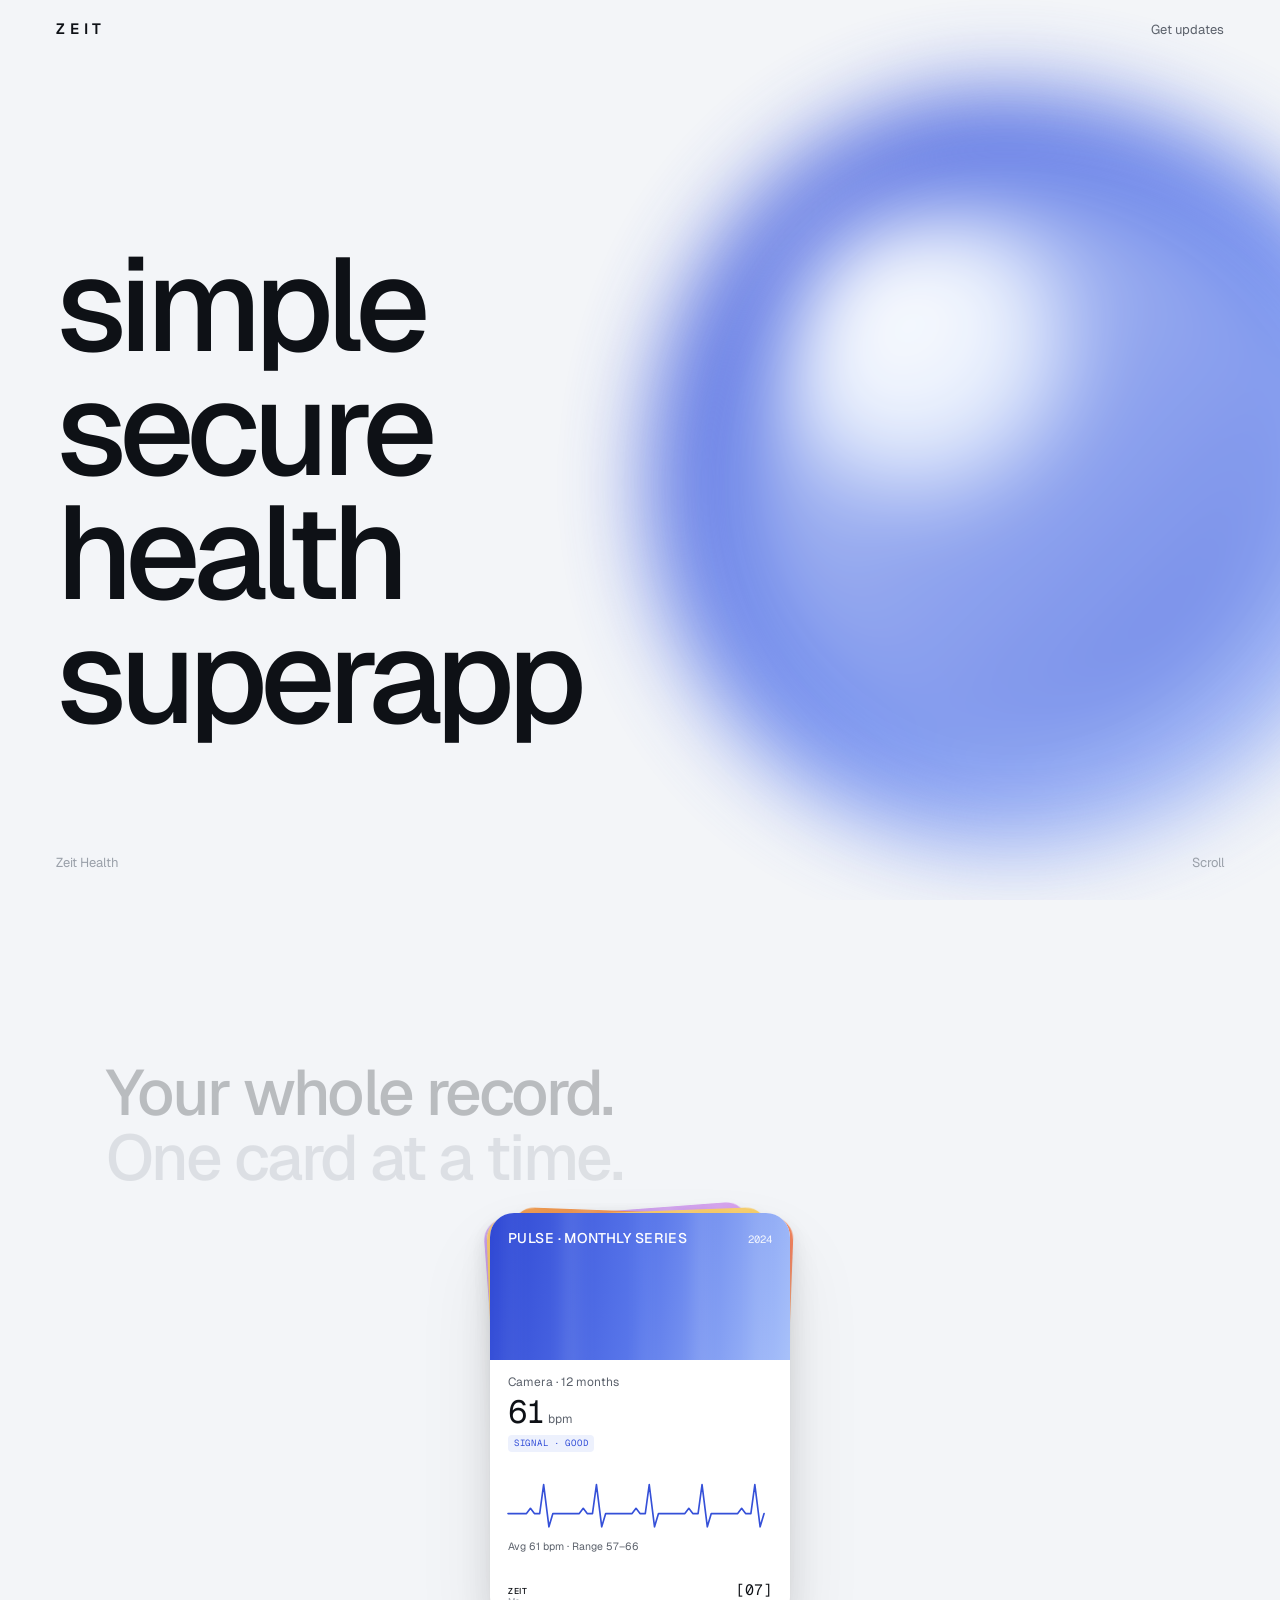
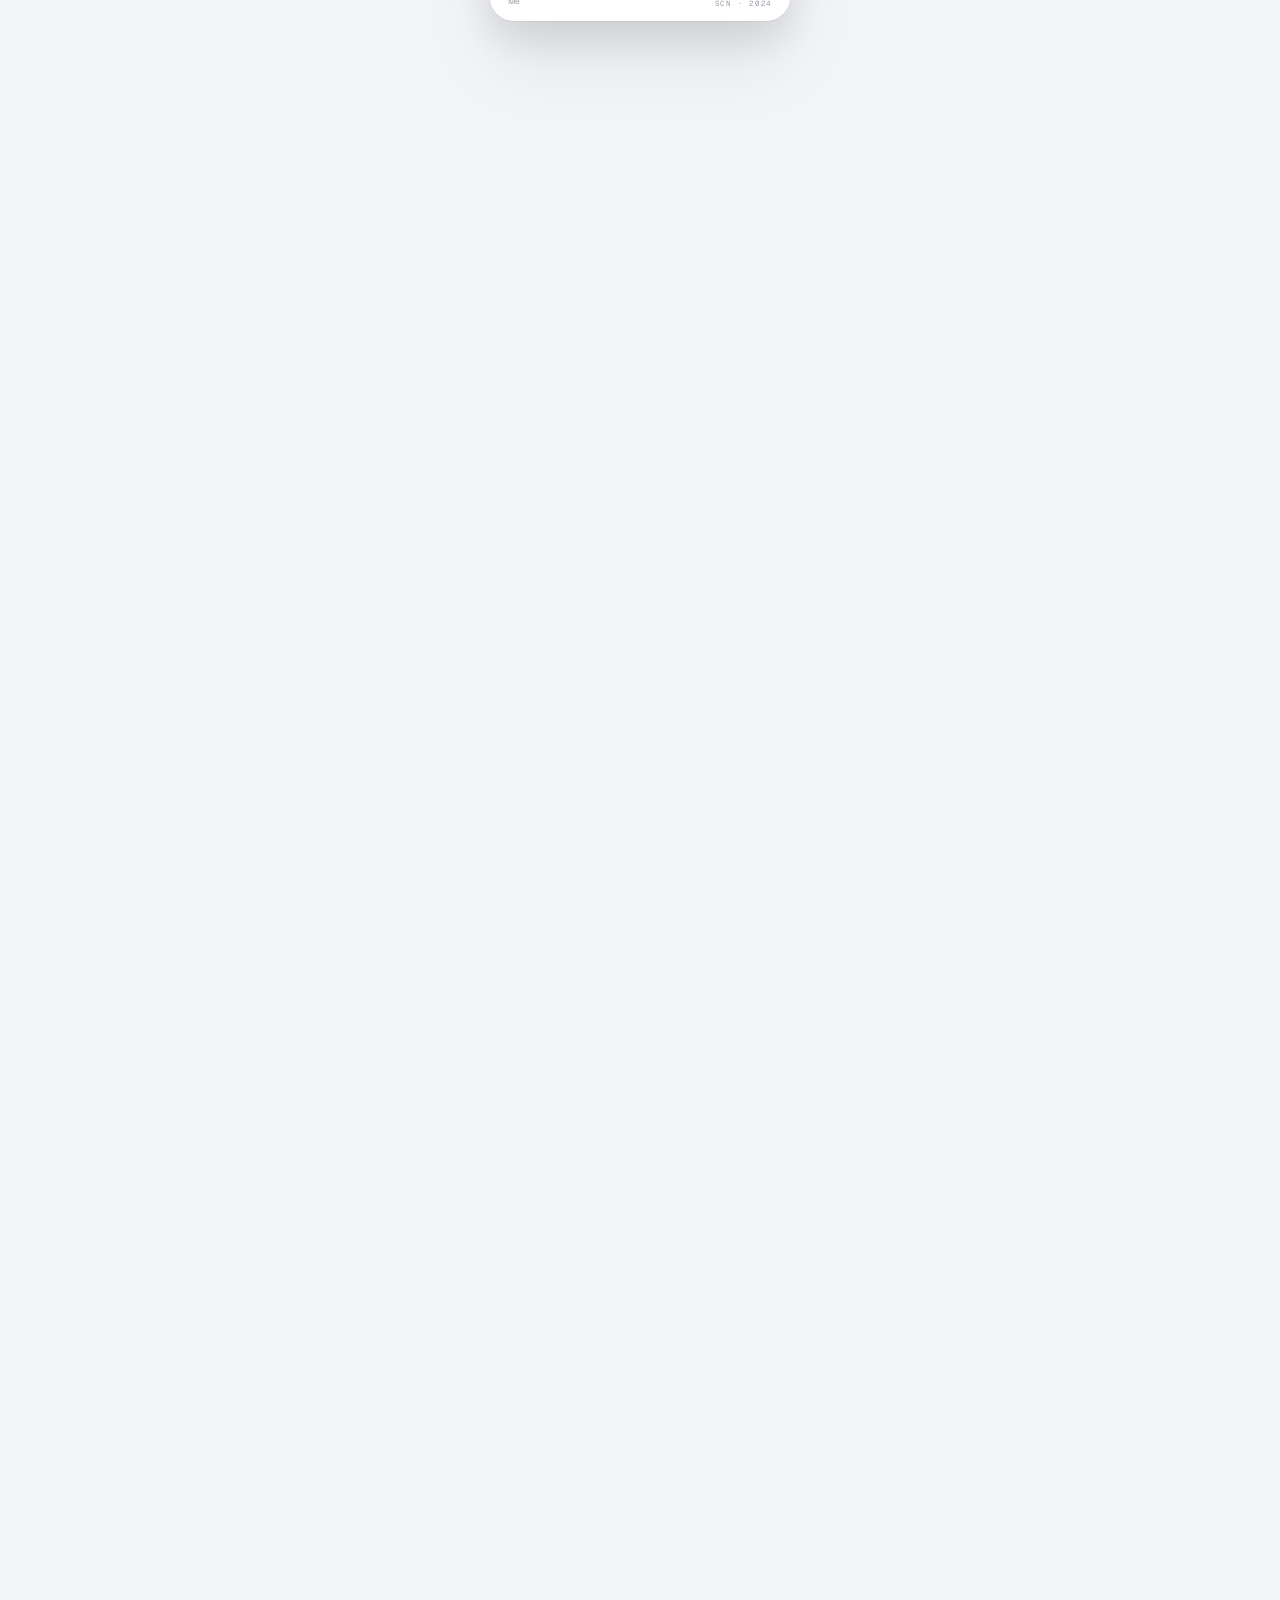
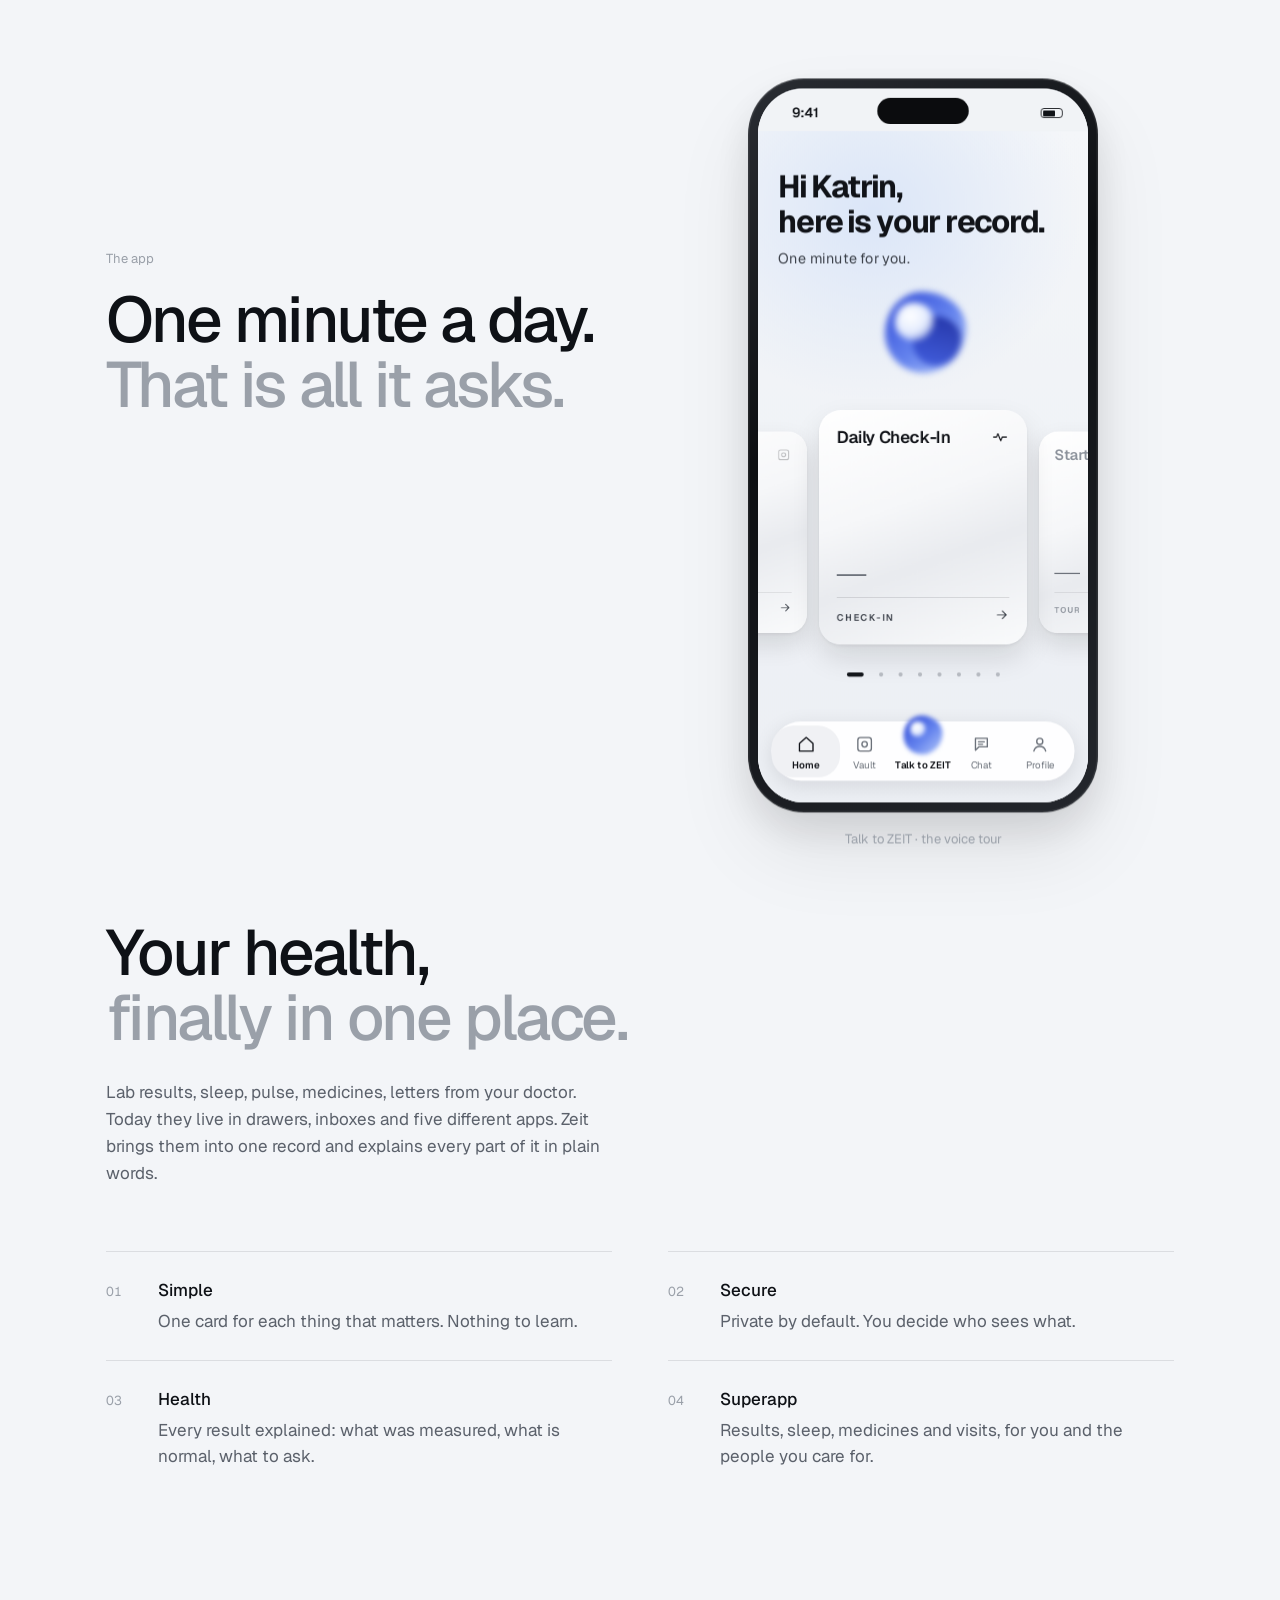
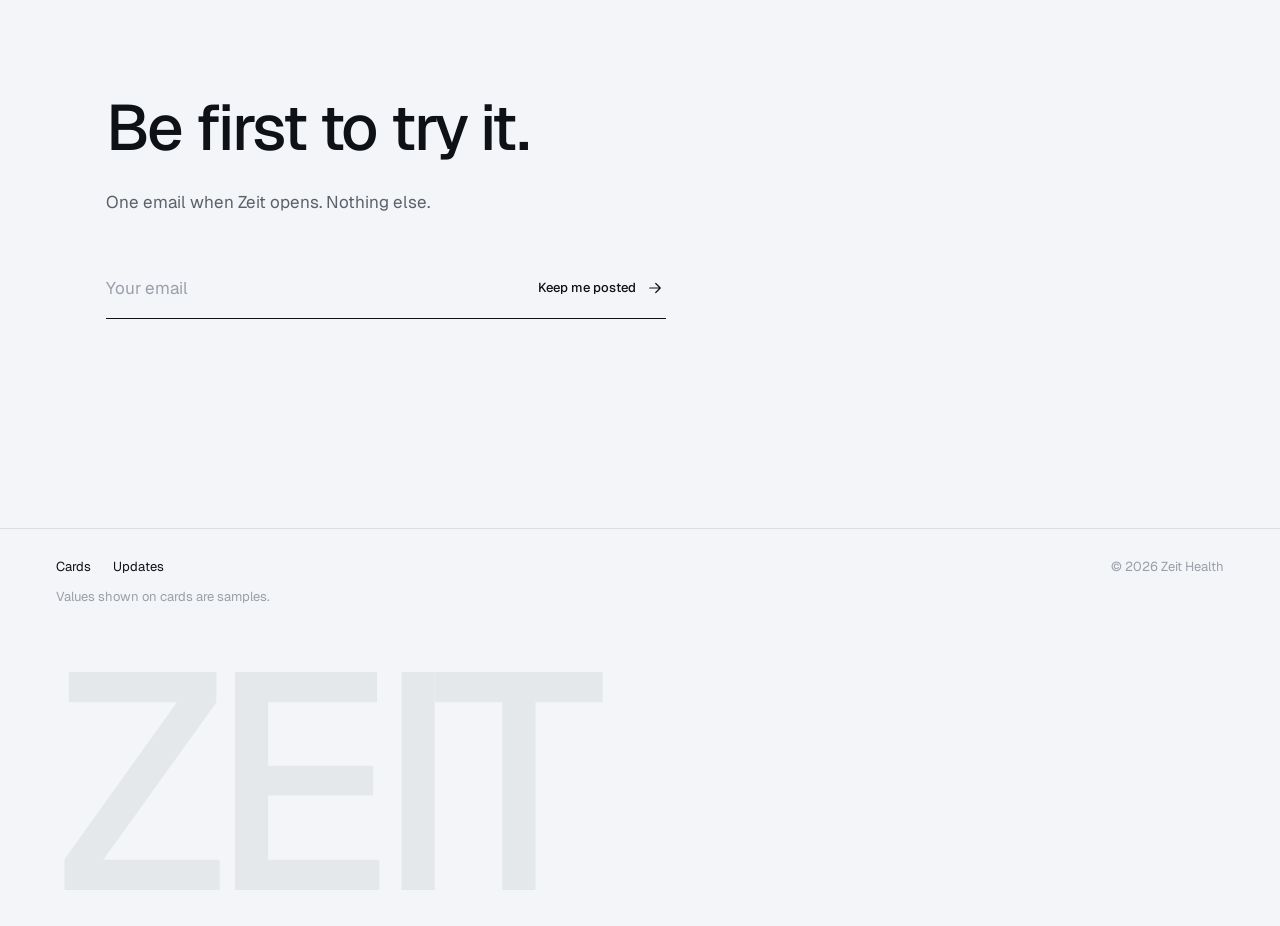
<file: share/zeit-health-v4.html>
<!doctype html>
<html lang="en">
<head>
  <meta charset="utf-8" />
  <meta name="viewport" content="width=device-width, initial-scale=1, viewport-fit=cover" />
  <title>Zeit Health — simple, secure health superapp</title>
  <meta name="description" content="Zeit Health keeps your results, sleep, pulse and medicines in one calm record. Simple, secure, made for the whole family." />
  <meta name="theme-color" content="#f3f5f8" />
  <meta property="og:type" content="website" />
  <meta property="og:title" content="Zeit Health" />
  <meta property="og:description" content="Simple. Secure. Health superapp." />
  <link rel="icon" href="[data-uri]" type="image/svg+xml" />
  <link rel="preconnect" href="https://fonts.googleapis.com" />
  <link rel="preconnect" href="https://fonts.gstatic.com" crossorigin />
  <link rel="stylesheet" href="https://fonts.googleapis.com/css2?family=Geist:wght@300;400;500;600&family=Geist+Mono:wght@400;500&display=swap" />
  <style>
/* Zeit Health — website v3.
   Direction: quiet and expensive. One typeface family (Geist, with Geist Mono for the card
   system), four text sizes, medium weights, a lot of air. Colour lives only in the orb and
   inside the cards; everything else is ink on a cool off-white.
   Mobile first at 375px. */

:root {
  /* colour */
  --ground: #f3f5f8;
  --surface: #ffffff;
  --surface-2: #f6f7f9;
  --ink: #0e1116;
  --ink-2: #5b616b;
  --ink-3: #9aa0a9;
  --hairline: rgba(14, 17, 22, 0.1);
  --blue: #3550d8;
  --danger: #b4231f;

  /* type: one family, four sizes */
  --font: 'Geist', -apple-system, BlinkMacSystemFont, 'Segoe UI', Roboto, 'Helvetica Neue', Arial, sans-serif;
  --mono: 'Geist Mono', ui-monospace, 'SF Mono', Menlo, Consolas, monospace;
  --t-small: 13px;
  --t-body: 17px;
  --t-h2: clamp(32px, 8.6vw, 64px);
  --t-hero: clamp(50px, 15.5vw, 132px);

  /* space: sections breathe */
  --page-pad: 24px;
  --section: 128px;

  /* depth (app elevation, softened) */
  --e1: 0 1px 2px rgba(12, 14, 18, 0.05), 0 8px 20px rgba(12, 14, 18, 0.05);
  --e2: 0 1px 2px rgba(12, 14, 18, 0.06), 0 18px 40px rgba(12, 14, 18, 0.10), 0 40px 80px rgba(12, 14, 18, 0.08);
  --e3: 0 -1px 3px rgba(12, 14, 18, 0.08), 0 -20px 50px rgba(12, 14, 18, 0.14);
  --ease: cubic-bezier(.16, .84, .24, 1);
}

* { box-sizing: border-box; -webkit-tap-highlight-color: transparent; }
html, body { margin: 0; overflow-x: clip; }
body {
  font-family: var(--font);
  font-size: var(--t-body);
  line-height: 1.5;
  color: var(--ink);
  background: var(--ground);
  -webkit-font-smoothing: antialiased;
  text-rendering: optimizeLegibility;
}
a { color: inherit; }
button { font: inherit; cursor: pointer; border: none; background: none; color: inherit; }
.pad { padding-left: var(--page-pad); padding-right: var(--page-pad); }
.small { font-size: var(--t-small); }
.soft { color: var(--ink-3); }
.sr-only { position: absolute; width: 1px; height: 1px; overflow: hidden; clip: rect(0 0 0 0); white-space: nowrap; }
:focus-visible { outline: 1.5px solid var(--ink); outline-offset: 4px; border-radius: 4px; }

.h2 {
  margin: 0; font-size: var(--t-h2); font-weight: 500;
  line-height: 1.02; letter-spacing: -0.04em; text-wrap: balance;
}
.lede { margin: 28px 0 0; max-width: 30em; font-size: var(--t-body); line-height: 1.6; color: var(--ink-2); }

/* ---- top bar: a wordmark and one link ---- */
.topbar {
  position: fixed; inset: 0 0 auto 0; z-index: 30;
  display: flex; align-items: center; justify-content: space-between;
  padding: 18px var(--page-pad);
  padding-top: max(18px, env(safe-area-inset-top));
  transition: background .4s ease, -webkit-backdrop-filter .4s ease, backdrop-filter .4s ease;
}
.topbar.scrolled { background: rgba(243, 245, 248, 0.78); -webkit-backdrop-filter: saturate(1.6) blur(20px); backdrop-filter: saturate(1.6) blur(20px); }
.wordmark { font-weight: 600; font-size: 15px; letter-spacing: 0.32em; text-decoration: none; }
.topbar-link { font-size: var(--t-small); text-decoration: none; color: var(--ink-2); transition: color .2s ease; }
.topbar-link:hover { color: var(--ink); }

/* ---- 1 · hero ---- */
.hero {
  position: relative; min-height: 100vh; min-height: 100svh;
  display: flex; flex-direction: column; justify-content: center;
  padding: 120px var(--page-pad) 40px;
  overflow: hidden;
}
.hero-words {
  position: relative; z-index: 1; margin: 0;
  display: flex; flex-direction: column;
  font-size: var(--t-hero); font-weight: 500;
  line-height: 0.94; letter-spacing: -0.055em;
  will-change: transform, opacity;
}
.hero-words .w { display: block; will-change: transform, opacity, filter; }
.js .hero-words .w { opacity: 0; transform: translateY(14px); filter: blur(6px); }
.hero-foot {
  position: absolute; left: var(--page-pad); right: var(--page-pad); bottom: max(28px, env(safe-area-inset-bottom));
  margin: 0; display: flex; justify-content: space-between;
  font-size: var(--t-small); color: var(--ink-3);
}

/* the orb: bigger, softer, sitting behind the words */
.hero-orb {
  position: absolute; z-index: 0; width: 118vw; max-width: 760px; aspect-ratio: 1;
  right: -38vw; top: 34%;
  filter: blur(42px); opacity: .85; will-change: transform;
}
.orb-blob { position: absolute; border-radius: 46% 54% 52% 48% / 52% 46% 54% 48%; animation: orbMorph 22s ease-in-out infinite; }
.orb-blob.b1 { inset: 0; background: linear-gradient(135deg, #2f49d6 0%, #6584ee 55%, #b7cbfa 100%); }
.orb-blob.b2 { inset: 14%; background: linear-gradient(315deg, #3c59de 0%, #d6e2fc 100%); opacity: .75; animation-duration: 27s; animation-delay: -6s; animation-direction: reverse; }
.orb-blob.b3 { inset: 16% 44% 46% 18%; background: radial-gradient(circle at 40% 36%, #ffffff 0%, #e4ecfe 50%, rgba(170, 195, 248, 0) 100%); animation-duration: 18s; animation-delay: -9s; }
@keyframes orbMorph {
  0%, 100% { border-radius: 46% 54% 52% 48% / 52% 46% 54% 48%; transform: rotate(0deg) scale(1); }
  33% { border-radius: 58% 42% 45% 55% / 48% 58% 42% 52%; transform: rotate(7deg) scale(1.04); }
  66% { border-radius: 44% 56% 58% 42% / 56% 44% 52% 48%; transform: rotate(-6deg) scale(0.97); }
}
.js .hero-orb { opacity: 0; }
.js .hero-orb.in { opacity: .85; transition: opacity 1.8s ease .3s; }

/* ---- 2 · the cards: pinned while the deck fans out ---- */
.cards { position: relative; height: 230vh; height: 230svh; }
.cards-stage {
  position: sticky; top: 0; height: 100vh; height: 100svh; overflow: hidden;
  display: flex; flex-direction: column; justify-content: center; gap: 28px;
  padding-top: 64px;
}
.cards-head { will-change: opacity, transform; }
.rail {
  --cw: min(66vw, 300px);
  position: relative; flex: none; height: calc(var(--cw) * 1.36 + 24px);
  user-select: none; -webkit-user-select: none; touch-action: pan-y;
  perspective: 1200px;
}
.rail-foot { display: flex; flex-direction: column; align-items: center; gap: 16px; will-change: opacity; }

.zc {
  position: absolute; top: 12px; left: 50%; width: var(--cw); margin-left: calc(var(--cw) / -2);
  will-change: transform, opacity; opacity: 0; cursor: pointer; outline: none;
  transform-style: preserve-3d;
}
.zc:focus-visible .zc-face { box-shadow: 0 0 0 2px var(--ink), var(--e2); }

/* ---- the CI card face ---- */
.zc-face {
  height: calc(var(--cw) * 1.36);
  border-radius: 24px; overflow: hidden; position: relative;
  background: var(--surface);
  box-shadow: var(--e1);
  display: flex; flex-direction: column;
  transition: box-shadow .5s var(--ease);
}
.zc.hi .zc-face { box-shadow: var(--e2); }
.zc-field { position: relative; flex: none; height: 36%; background: var(--g); color: #fff; overflow: hidden; }
.streaks {
  position: absolute; inset: -10% -20%; pointer-events: none; mix-blend-mode: soft-light; opacity: .55;
  background: linear-gradient(90deg,
    transparent 4%, rgba(255,255,255,.55) 6%, transparent 9%,
    transparent 17%, rgba(255,255,255,.35) 19.5%, transparent 21%,
    transparent 31%, rgba(255,255,255,.6) 33%, rgba(255,255,255,.2) 35%, transparent 38%,
    transparent 49%, rgba(255,255,255,.3) 51%, transparent 53%,
    transparent 62%, rgba(255,255,255,.5) 64.5%, transparent 67%,
    transparent 76%, rgba(255,255,255,.35) 78%, transparent 80%,
    transparent 88%, rgba(255,255,255,.55) 91%, transparent 94%);
  filter: blur(7px);
  animation: drift 34s ease-in-out infinite alternate;
}
@keyframes drift { from { transform: translateX(-3%); } to { transform: translateX(3%); } }
.zc-head { position: relative; z-index: 1; display: flex; justify-content: space-between; align-items: flex-start; gap: 10px; padding: 17px 18px 0; }
.zc-title { font-size: 14px; font-weight: 500; line-height: 1.15; letter-spacing: 0.03em; text-transform: uppercase; }
.zc-year { font-family: var(--mono); font-size: 10.5px; opacity: .9; padding-top: 2px; }
.zc-body { flex: 1; display: flex; flex-direction: column; padding: 13px 18px 14px; min-height: 0; }
.zc-label { font-size: 12px; color: var(--ink-2); }
.zc-hero { display: flex; align-items: baseline; gap: 5px; margin-top: 5px; }
.zc-num { font-size: 32px; font-weight: 400; letter-spacing: -0.04em; line-height: 1; font-variant-numeric: tabular-nums; }
.zc-unit { font-size: 12px; color: var(--ink-2); }
.zc-rx { font-family: Georgia, 'Times New Roman', serif; font-style: italic; font-size: 34px; line-height: 1; background: linear-gradient(135deg, #f0a64a, #f5c766); -webkit-background-clip: text; background-clip: text; color: transparent; }
.zc-tag { display: inline-block; margin-top: 7px; font-family: var(--mono); font-size: 9px; letter-spacing: 0.08em; padding: 2px 6px; border-radius: 4px; color: var(--blue); background: #edf1fd; align-self: flex-start; }
.zc-viz { margin-top: auto; padding-top: 4px; }
.zc-viz svg, .sb-viz svg { display: block; width: 100%; height: auto; overflow: visible; }
.zc-rows { display: flex; flex-direction: column; gap: 7px; margin-top: 10px; }
.zc-row { display: flex; align-items: center; gap: 8px; font-size: 10.5px; color: var(--ink-2); border-top: 1px solid var(--hairline); padding-top: 7px; }
.zc-row:first-child { border-top: 0; padding-top: 0; }
.zc-row .lab { flex: 1; min-width: 0; white-space: nowrap; overflow: hidden; text-overflow: ellipsis; }
.zc-row .track { position: relative; width: 38%; height: 1px; background: #e3e6eb; }
.zc-row .track i { left: 0; transition: left 1.1s var(--ease) .15s; position: absolute; top: 50%; width: 6px; height: 6px; margin: -3px 0 0 -3px; border-radius: 50%; background: var(--dot, #f08a5d); }
.live .track i { left: var(--x); }
.zc-row .dots { font-family: var(--mono); font-size: 9px; letter-spacing: 2px; color: var(--ink); }
.zc-row .pill-i { width: 14px; height: 7px; border-radius: 4px; background: linear-gradient(90deg, var(--pa, #f2b6c4) 50%, #fff 50%); box-shadow: inset 0 0 0 1px rgba(0,0,0,.08); transform: rotate(-30deg); flex: none; }
.zc-sub { font-size: 10.5px; line-height: 1.4; color: var(--ink-2); margin-top: 5px; }
.zc-foot { flex: none; display: flex; justify-content: space-between; align-items: flex-end; margin-top: auto; padding-top: 10px; }
.zc-me { font-size: 8.5px; font-weight: 500; line-height: 1.25; letter-spacing: 0.08em; color: var(--ink); }
.zc-me span { display: block; color: var(--ink-3); letter-spacing: 0; font-weight: 400; }
.zc-idx { text-align: right; font-family: var(--mono); font-size: 15px; line-height: 1; color: var(--ink); }
.zc-idx span { display: block; font-size: 7.5px; letter-spacing: 0.1em; color: var(--ink-3); margin-top: 3px; }

/* charts: one hairline weight everywhere; a line draws itself when its card arrives */
.draw { stroke-dasharray: var(--len, 600); stroke-dashoffset: var(--len, 600); }
.live .draw { stroke-dashoffset: 0; transition: stroke-dashoffset 1.4s var(--ease) .1s; }
.pop { opacity: 0; transform: scaleY(.2); transform-box: fill-box; transform-origin: bottom; }
.live .pop { opacity: 1; transform: none; transition: opacity .4s ease, transform .7s var(--ease); transition-delay: calc(var(--i, 0) * 35ms + 150ms); }

/* under the rail */
.mono-pill {
  font-family: var(--mono); font-size: 12px; letter-spacing: 0.18em; text-transform: uppercase;
  padding: 10px 20px; border-radius: 999px; border: 1px solid var(--hairline); color: var(--ink);
  min-height: 38px; transition: opacity .25s ease;
}
.rail-dots { display: flex; gap: 8px; justify-content: center; }
.rail-dot { width: 5px; height: 5px; border-radius: 50%; background: rgba(14, 17, 22, 0.16); transition: all .35s var(--ease); }
.rail-dot.on { background: var(--ink); width: 18px; border-radius: 3px; }

/* ---- 3 · the app in a phone ---- */
.product { padding-top: var(--section); padding-bottom: var(--section); display: grid; gap: 64px; justify-items: center; }
.product-copy { justify-self: stretch; }
.product-copy .small { margin: 0 0 18px; }
.phone {
  position: relative; margin: 0 0 40px; width: min(78vw, 350px);
  padding: 10px; border-radius: 56px;
  background: linear-gradient(145deg, #2a2d33, #0d0f12 40%, #24272d);
  box-shadow: inset 0 0 0 1.5px rgba(255,255,255,.08), var(--e2);
  will-change: transform;
}
.phone-screen { position: relative; aspect-ratio: 390 / 844; border-radius: 46px; overflow: hidden; background: #eef1f6; }
.phone-cap { position: absolute; left: 0; right: 0; bottom: -36px; margin: 0; text-align: center; }

/* ---- the app replica: built at the app's own 390 x 844, scaled by script to fit ---- */
.dev {
  position: absolute; left: 0; top: 0; width: 390px; height: 844px; transform-origin: 0 0;
  font-family: -apple-system, BlinkMacSystemFont, 'SF Pro Display', var(--font);
  color: #111318; background: #eef1f6; overflow: hidden;
  --spring: cubic-bezier(.2, .9, .25, 1);
}
.dev-status {
  position: absolute; inset: 0 0 auto 0; z-index: 6; height: 50px;
  display: flex; align-items: center; justify-content: space-between; padding: 8px 30px 0 40px;
  font-size: 16px; font-weight: 600; background: #f1f3f6;
}
.dev-status .island { position: absolute; left: 50%; top: 11px; width: 108px; height: 31px; margin-left: -54px; border-radius: 20px; background: #0b0c0e; }
.dev-status .bars { width: 26px; height: 12px; border-radius: 4px; border: 1.5px solid #111318; position: relative; }
.dev-status .bars::after { content: ""; position: absolute; inset: 1.5px 8px 1.5px 1.5px; background: #111318; border-radius: 1px; }
.dev-wash {
  position: absolute; inset: 50px 0 0 0;
  background: radial-gradient(90% 40% at 35% 12%, #dbe6f8 0%, rgba(219,230,248,0) 70%), linear-gradient(#f4f6f9, #eceff4);
}
.dev-wash::after {
  content: ""; position: absolute; inset: 0; opacity: 0; transition: opacity .8s ease;
  background: radial-gradient(70% 34% at 80% 14%, #dcefe3 0%, rgba(220,239,227,0) 70%);
}
.dev-wash.green::after { opacity: 1; }
.dev-home { position: absolute; inset: 50px 0 0 0; }
.dev-h { position: absolute; left: 24px; top: 46px; margin: 0; font-size: 37px; line-height: 1.12; font-weight: 700; letter-spacing: -0.045em; }
.dev-sub { position: absolute; left: 24px; top: 140px; margin: 0; font-size: 17px; line-height: 1.4; color: #3d424b; width: 330px; transition: opacity .3s ease; }
.dev-orb { position: absolute; left: 150px; top: 190px; width: 96px; height: 96px; filter: blur(3.5px); }
.dev-orb .orb-blob.b2 { inset: 30% 6% 8% 34%; background: linear-gradient(200deg, #1d2c9e, #3c59de); opacity: .9; }
.dev-orb .orb-blob.b3 { inset: 14% 40% 40% 12%; }
.dev-orb .orb-blob { animation-duration: 7s; }
.dev-orb .orb-blob.b2 { animation-duration: 9s; }
.dev-orb .orb-blob.b3 { animation-duration: 6s; }
.dev-rail { position: absolute; left: 0; right: 0; top: 330px; height: 290px; }
.dc {
  position: absolute; left: 72px; top: 0; width: 246px; height: 277px; border-radius: 26px;
  background: linear-gradient(160deg, #ffffff 0%, #f6f7f9 40%, #e9ebef 62%, #fafbfc 100%);
  box-shadow: 0 2px 4px rgba(12,14,18,.06), 0 16px 34px rgba(12,14,18,.12);
  transition: transform .62s var(--spring), opacity .5s ease;
}
.dc-t { position: absolute; left: 21px; top: 21px; width: 170px; font-size: 20px; font-weight: 600; line-height: 1.12; letter-spacing: -0.02em; }
.dc-i { position: absolute; right: 22px; top: 22px; width: 20px; height: 20px; }
.dc-i svg, .ni svg { width: 100%; height: 100%; fill: none; stroke: currentColor; stroke-width: 1.6; stroke-linecap: round; stroke-linejoin: round; }
.dc-dash { position: absolute; left: 21px; top: 194px; width: 35px; height: 1.5px; background: #6e737c; }
.dc-line { position: absolute; left: 21px; right: 21px; top: 221px; height: 1px; background: rgba(17,19,24,.12); }
.dc-l { position: absolute; left: 21px; top: 237px; font-size: 11px; font-weight: 600; letter-spacing: .16em; color: #3d424b; }
.dc-a { position: absolute; right: 21px; top: 233px; width: 18px; height: 18px; color: #3d424b; }
.dc-a svg { width: 100%; height: 100%; fill: none; stroke: currentColor; stroke-width: 1.6; stroke-linecap: round; stroke-linejoin: round; }
.dc.off { opacity: .55; }
.dc.off .dc-t, .dc.off .dc-l { color: #8c929b; }
.dc.off .dc-i { opacity: .25; }
.dev-bracket {
  position: absolute; left: 65px; top: -4px; width: 260px; height: 290px; z-index: 20; pointer-events: none;
  border: 3px solid #14171c; border-top: 0; opacity: 0; transform: scale(.98); transition: opacity .35s ease, transform .5s var(--spring);
}
.dev-bracket.on { opacity: 1; transform: none; }
.dev-dots { position: absolute; left: 0; right: 0; top: 640px; display: flex; justify-content: center; gap: 18px; }
.dev-dots i { width: 5px; height: 5px; border-radius: 50%; background: #b9bdc4; transition: all .4s var(--spring); }
.dev-dots i.on { width: 20px; border-radius: 3px; background: #14171c; }

.dev-nav {
  position: absolute; left: 16px; right: 16px; bottom: 26px; height: 70px; z-index: 4;
  display: grid; grid-template-columns: repeat(5, 1fr); align-items: end;
  padding: 0 6px 10px; border-radius: 36px; background: rgba(255,255,255,.96);
  box-shadow: 0 6px 24px rgba(12,14,18,.10);
}
.ni { display: flex; flex-direction: column; align-items: center; gap: 4px; font-size: 11.5px; color: #6b717a; }
.ni svg { width: 24px; height: 24px; }
.ni.on { color: #111318; font-weight: 600; position: relative; }
.ni.on::before { content: ""; position: absolute; inset: -10px -6px -6px; border-radius: 26px; background: #f0f1f4; z-index: -1; }
.ni.talk b { font-size: 11.5px; font-weight: 600; color: #111318; font-variant-numeric: tabular-nums; }
.mini-orb { position: relative; width: 46px; height: 46px; margin-top: -26px; filter: blur(2.5px); }
.mini-orb .orb-blob { animation-duration: 6s; }

.dev-tourbar {
  position: absolute; left: 14px; right: 6px; top: 62px; z-index: 5; height: 56px;
  display: flex; align-items: center; gap: 8px; padding: 0 10px; border-radius: 18px;
  background: rgba(255,255,255,.92); box-shadow: 0 4px 18px rgba(12,14,18,.08);
  opacity: 0; transform: translateY(-14px); transition: opacity .4s ease, transform .5s var(--spring);
}
.dev-tourbar.on { opacity: 1; transform: none; }
.tb { flex: none; font-size: 16px; padding: 9px 12px; border-radius: 14px; border: 1px solid rgba(17,19,24,.12); background: #fff; }
.tb.live { position: absolute; right: 2px; top: -10px; font-size: 14px; padding: 9px 14px; border-radius: 22px; box-shadow: 0 4px 14px rgba(12,14,18,.10); white-space: nowrap; }

.dev-scrim { position: absolute; inset: 0; z-index: 7; background: rgba(12,14,18,.35); opacity: 0; pointer-events: none; transition: opacity .3s ease; }
.dev-scrim.on { opacity: 1; }
.dev-sheet {
  position: absolute; left: 0; right: 0; top: 88px; bottom: 0; z-index: 8;
  background: #fafbfc; border-radius: 26px 26px 0 0; padding: 0 26px;
  transform: translateY(102%); transition: transform .45s cubic-bezier(.2,.9,.2,1);
}
.dev-sheet.on { transform: none; }
.ds-x { position: absolute; right: 26px; top: 26px; width: 44px; height: 44px; border-radius: 50%; background: #fff; box-shadow: 0 2px 10px rgba(12,14,18,.1); display: flex; align-items: center; justify-content: center; font-size: 24px; color: #3d424b; }
.ds-k { margin: 60px 0 0; text-align: center; font-size: 12px; font-weight: 600; letter-spacing: .14em; color: #3d424b; }
.ds-h { margin: 6px 0 46px; text-align: center; font-size: 26px; font-weight: 600; letter-spacing: -0.02em; }
.ds-p { margin: 0 0 16px; font-size: 17px; line-height: 1.42; color: #3d424b; }
.ds-btn { position: absolute; left: 26px; right: 26px; bottom: 78px; height: 58px; border-radius: 14px; background: #111318; color: #fff; display: flex; align-items: center; justify-content: center; font-size: 18px; font-weight: 600; transition: transform .15s ease; }
.ds-btn.press { transform: scale(.97); }
.ds-link { position: absolute; left: 0; right: 0; bottom: 30px; text-align: center; font-size: 15px; color: #3d424b; }
.dev-tap { position: absolute; z-index: 9; width: 54px; height: 54px; margin: -27px 0 0 -27px; border-radius: 50%; background: rgba(17,19,24,.18); box-shadow: 0 0 0 2px rgba(255,255,255,.7); opacity: 0; transform: scale(.6); pointer-events: none; }
.dev-tap.go { animation: tap .7s ease-out; }
@keyframes tap { 0% { opacity: 0; transform: scale(.6); } 25% { opacity: 1; transform: scale(1); } 100% { opacity: 0; transform: scale(1.3); } }

/* ---- 4 · about: plain text and hairlines ---- */
.about { padding-top: 24px; padding-bottom: var(--section); }
.pillars { list-style: none; margin: 64px 0 0; padding: 0; border-top: 1px solid var(--hairline); }
.pillars li { display: grid; grid-template-columns: 44px 1fr; gap: 8px; padding: 26px 0; border-bottom: 1px solid var(--hairline); }
.pillars .n { font-size: var(--t-small); color: var(--ink-3); padding-top: 4px; font-variant-numeric: tabular-nums; }
.pillars b { display: block; font-size: var(--t-body); font-weight: 500; }
.pillars p { margin: 4px 0 0; color: var(--ink-2); line-height: 1.55; }

/* ---- 5 · opt-in: a line, not a box ---- */
.updates { padding-top: 24px; padding-bottom: var(--section); }
.optin-form {
  margin-top: 48px; display: flex; align-items: center; gap: 12px;
  border-bottom: 1px solid var(--ink); padding-bottom: 6px; max-width: 560px;
}
.optin-form input {
  flex: 1; min-width: 0; height: 48px; padding: 0; border: 0; background: transparent;
  font: inherit; font-size: var(--t-body); color: var(--ink); outline: none;
}
.optin-form input::placeholder { color: var(--ink-3); }
.optin-form input[aria-invalid="true"] { color: var(--danger); }
.optin-form button {
  flex: none; display: inline-flex; align-items: center; gap: 10px; height: 44px; padding: 0 2px;
  font-size: var(--t-small); font-weight: 500; transition: gap .3s var(--ease), opacity .2s ease;
}
.optin-form button:hover { gap: 14px; }
.optin-form button:disabled { opacity: .4; cursor: default; }
.optin-form:focus-within { border-bottom-color: var(--blue); }
.optin-msg { margin: 14px 0 0; min-height: 1.5em; color: var(--ink); }
.optin-msg.err { color: var(--danger); }

/* ---- 6 · footer ---- */
.footer { padding-top: 28px; padding-bottom: max(24px, env(safe-area-inset-bottom)); border-top: 1px solid var(--hairline); overflow: hidden; }
.foot-row { display: flex; justify-content: space-between; gap: 16px; flex-wrap: wrap; }
.foot-links { display: flex; gap: 22px; }
.foot-links a { text-decoration: none; }
.foot-note { margin: 10px 0 0; }
.foot-mark {
  margin-top: 56px; font-weight: 500; letter-spacing: -0.06em; line-height: .78;
  font-size: 34vw; color: rgba(14, 17, 22, 0.06); user-select: none; white-space: nowrap;
}

/* ---- reveals: one quiet move per block ---- */
.reveal { opacity: 0; transform: translateY(24px); transition: opacity 1s var(--ease), transform 1.2s var(--ease); }
.reveal.in { opacity: 1; transform: none; }

/* ---- the opened card ---- */
.scrim { position: fixed; inset: 0; z-index: 40; background: rgba(12, 14, 18, 0.36); opacity: 0; }
.sheet {
  position: fixed; left: 0; right: 0; bottom: 0; z-index: 41;
  max-height: 90vh; overflow: auto; overscroll-behavior: contain;
  background: var(--surface); border-radius: 30px 30px 0 0;
  box-shadow: var(--e3); transform: translateY(105%);
  padding-bottom: env(safe-area-inset-bottom);
}
.sheet-veil { position: relative; height: 160px; background: var(--g); color: #fff; overflow: hidden; border-radius: 30px 30px 0 0; }
.sheet-veil::after { content: ""; position: absolute; inset: auto 0 0 0; height: 70%; background: linear-gradient(to bottom, transparent, var(--surface)); }
.grab { position: absolute; top: 9px; left: 50%; width: 36px; height: 4px; margin-left: -18px; border-radius: 3px; background: rgba(255,255,255,.7); z-index: 2; }
.sheet-close {
  position: absolute; top: 16px; right: 16px; z-index: 2; width: 34px; height: 34px; border-radius: 50%;
  background: rgba(255, 255, 255, 0.92); display: flex; align-items: center; justify-content: center; color: var(--ink);
}
.veil-head { position: relative; z-index: 1; padding: 28px 64px 0 var(--page-pad); }
.veil-title { display: block; font-size: 17px; font-weight: 500; letter-spacing: 0.03em; text-transform: uppercase; }
.veil-year { display: block; font-family: var(--mono); font-size: 11px; margin-top: 4px; opacity: .9; }
.sheet-body { padding: 0 var(--page-pad) 28px; margin-top: -30px; position: relative; z-index: 1; }
.sb-label { font-size: var(--t-small); color: var(--ink-2); }
.sb-hero { display: flex; align-items: baseline; gap: 6px; margin-top: 4px; }
.sb-num { font-size: 56px; font-weight: 400; letter-spacing: -0.05em; line-height: 1; font-variant-numeric: tabular-nums; }
.sb-unit { font-size: 15px; color: var(--ink-2); }
.sb-viz { margin-top: 22px; padding: 16px; border-radius: 18px; background: var(--surface-2); }
.sb-rows { list-style: none; margin: 18px 0 0; padding: 0; }
.sb-rows li { display: flex; justify-content: space-between; gap: 12px; padding: 14px 0; border-top: 1px solid var(--hairline); font-size: 15px; }
.sb-rows li span:last-child { font-family: var(--mono); font-size: 12.5px; color: var(--ink-2); text-align: right; }
.sb-plain { margin: 18px 0 0; font-size: 15px; line-height: 1.6; color: var(--ink); }
.sb-plain b { display: block; font-size: var(--t-small); font-weight: 500; color: var(--blue); margin-bottom: 4px; }
.sb-foot { margin: 18px 0 0; font-size: 11px; color: var(--ink-3); text-align: center; }

/* ---- wider screens ---- */
@media (min-width: 760px) {
  :root { --page-pad: 56px; --section: 176px; }
  .hero-orb { right: -10vw; top: 10%; width: 70vw; }
  .product { grid-template-columns: 1fr 1fr; align-items: center; max-width: 1180px; margin: 0 auto; }
  .about, .updates { max-width: 1180px; margin: 0 auto; }
  .pillars { display: grid; grid-template-columns: 1fr 1fr; column-gap: 56px; border-top: 0; }
  .pillars li { border-top: 1px solid var(--hairline); border-bottom: 0; }
  .cards-head { max-width: 1180px; margin: 0 auto; width: 100%; }
  .sheet { left: 50%; right: auto; width: 460px; margin-left: -230px; }
  .foot-mark { font-size: 24vw; }
}

@media (prefers-reduced-motion: reduce) {
  .orb-blob, .streaks { animation: none; }
  .dc, .dev-bracket, .dev-sheet, .dev-tourbar { transition: none; }
  .cards { height: auto; }
  .cards-stage { position: relative; height: auto; padding: var(--section) 0; }
  .reveal, .js .hero-orb { opacity: 1; transform: none; transition: none; }
  .js .hero-words .w { opacity: 1; transform: none; filter: none; }
  .draw { stroke-dashoffset: 0; }
  .pop { opacity: 1; transform: none; }
  .zc-row .track i { left: var(--x); transition: none; }
}

</style>
  <script>document.documentElement.classList.add('js')</script>
</head>
<body>

  <header class="topbar">
    <a class="wordmark" href="#top" aria-label="Zeit Health home">ZEIT</a>
    <a class="topbar-link" href="#updates">Get updates</a>
  </header>

  <main id="top">

    <!-- 1 · HERO -->
    <section class="hero" id="hero" aria-label="Zeit Health">
      <div class="hero-orb" id="hero-orb" aria-hidden="true">
        <span class="orb-blob b1"></span>
        <span class="orb-blob b2"></span>
        <span class="orb-blob b3"></span>
      </div>
      <h1 class="hero-words" id="hero-words">
        <span class="w">simple</span>
        <span class="w">secure</span>
        <span class="w">health</span>
        <span class="w">superapp</span>
      </h1>
      <p class="hero-foot" id="hero-foot"><span>Zeit Health</span><span>Scroll</span></p>
    </section>

    <!-- 2 · THE CARDS: a deck that fans out into the rail as you scroll -->
    <section class="cards" id="cards" aria-labelledby="cards-h">
      <div class="cards-stage">
        <div class="cards-head pad" id="cards-head">
          <h2 id="cards-h" class="h2">Your whole record.<br /><span class="soft">One card at a time.</span></h2>
        </div>
        <div class="rail" id="rail" role="group" aria-label="Health cards, use arrow keys to browse"></div>
        <div class="rail-foot" id="rail-foot">
          <span class="mono-pill" id="pill" aria-live="polite"></span>
          <div class="rail-dots" id="dots" aria-hidden="true"></div>
        </div>
      </div>
    </section>

    <!-- 3 · THE APP -->
    <section class="product pad" aria-labelledby="product-h">
      <div class="product-copy">
        <p class="small soft">The app</p>
        <h2 id="product-h" class="h2">One minute a day.<br /><span class="soft">That is all it asks.</span></h2>
      </div>
      <figure class="phone" id="phone">
        <div class="phone-screen" id="phone-screen">
          <!-- a scripted copy of the app's voice tour, laid out at the app's own 390 x 844 size
               and scaled to fit; it plays on a loop while it is on screen -->
          <div class="dev" id="dev" aria-hidden="true">
            <div class="dev-status"><span>9:41</span><span class="island"></span><span class="bars"></span></div>
            <div class="dev-wash" id="dev-wash"></div>
            <div class="dev-home">
              <h3 class="dev-h">Hi Katrin,<br />here is your record.</h3>
              <p class="dev-sub" id="dev-sub">One minute for you.</p>
              <div class="dev-orb"><span class="orb-blob b1"></span><span class="orb-blob b2"></span><span class="orb-blob b3"></span></div>
              <div class="dev-rail" id="dev-rail"><div class="dev-bracket" id="dev-bracket"></div></div>
              <div class="dev-dots" id="dev-dots"></div>
            </div>
            <div class="dev-tourbar" id="dev-tourbar">
              <span class="tb">Pause</span><span class="tb">Skip</span><span class="tb">Stop tour</span>
              <span class="tb live" id="dev-live">Listening · <b>Stop</b></span>
            </div>
            <nav class="dev-nav">
              <span class="ni on"><svg viewBox="0 0 24 24"><path d="M4 11l8-7 8 7v9H4z"/></svg>Home</span>
              <span class="ni"><svg viewBox="0 0 24 24"><rect x="4" y="4" width="16" height="16" rx="3"/><circle cx="12" cy="12" r="3.2"/></svg>Vault</span>
              <span class="ni talk"><span class="mini-orb"><span class="orb-blob b1"></span><span class="orb-blob b3"></span></span><b id="dev-timer">Talk to ZEIT</b></span>
              <span class="ni"><svg viewBox="0 0 24 24"><path d="M5 5h14v10H9l-4 4z"/><path d="M8.5 9h7M8.5 12h5"/></svg>Chat</span>
              <span class="ni"><svg viewBox="0 0 24 24"><circle cx="12" cy="8.5" r="3.6"/><path d="M5 20c1-4 4-5.5 7-5.5s6 1.5 7 5.5"/></svg>Profile</span>
            </nav>
            <div class="dev-scrim" id="dev-scrim"></div>
            <div class="dev-sheet" id="dev-sheet">
              <span class="ds-x">&times;</span>
              <p class="ds-k">START HERE</p>
              <p class="ds-h">A short tour</p>
              <p class="ds-p">See what each card on your Home does.</p>
              <p class="ds-p">The Orb talks you through your Home and swipes the cards for you. It uses your microphone.</p>
              <span class="ds-btn" id="ds-btn">Start voice walkthrough</span>
              <span class="ds-link">Show me how ZEIT works</span>
            </div>
            <span class="dev-tap" id="dev-tap"></span>
          </div>
        </div>
        <figcaption class="phone-cap small soft">Talk to ZEIT · the voice tour</figcaption>
      </figure>
    </section>

    <!-- 4 · ABOUT -->
    <section class="about pad" aria-labelledby="about-h">
      <h2 id="about-h" class="h2">Your health,<br /><span class="soft">finally in one place.</span></h2>
      <p class="lede">
        Lab results, sleep, pulse, medicines, letters from your doctor. Today they live in
        drawers, inboxes and five different apps. Zeit brings them into one record and
        explains every part of it in plain words.
      </p>
      <ol class="pillars">
        <li><span class="n">01</span><div><b>Simple</b><p>One card for each thing that matters. Nothing to learn.</p></div></li>
        <li><span class="n">02</span><div><b>Secure</b><p>Private by default. You decide who sees what.</p></div></li>
        <li><span class="n">03</span><div><b>Health</b><p>Every result explained: what was measured, what is normal, what to ask.</p></div></li>
        <li><span class="n">04</span><div><b>Superapp</b><p>Results, sleep, medicines and visits, for you and the people you care for.</p></div></li>
      </ol>
    </section>

    <!-- 5 · OPT-IN -->
    <section class="updates pad" id="updates" aria-labelledby="updates-h">
      <h2 id="updates-h" class="h2">Be first to try it.</h2>
      <p class="lede">One email when Zeit opens. Nothing else.</p>
      <form class="optin-form" id="optin" novalidate>
        <label class="sr-only" for="email">Email address</label>
        <input id="email" name="email" type="email" inputmode="email" autocomplete="email" placeholder="Your email" required />
        <button type="submit" aria-label="Keep me posted">
          <span>Keep me posted</span>
          <svg viewBox="0 0 24 24" width="18" height="18" fill="none" stroke="currentColor" stroke-width="1.6" stroke-linecap="round" stroke-linejoin="round" aria-hidden="true"><path d="M5 12h14M13 6l6 6-6 6"/></svg>
        </button>
      </form>
      <p class="optin-msg small" id="optin-msg" role="status" aria-live="polite"></p>
    </section>

  </main>

  <!-- 6 · FOOTER -->
  <footer class="footer pad">
    <div class="foot-row small">
      <nav class="foot-links" aria-label="Footer">
        <a href="#cards">Cards</a>
        <a href="#updates">Updates</a>
      </nav>
      <span class="soft">© <span id="year">2026</span> Zeit Health</span>
    </div>
    <p class="foot-note small soft">Values shown on cards are samples.</p>
    <div class="foot-mark" aria-hidden="true">ZEIT</div>
  </footer>

  <!-- the opened card: rises from the bottom wearing the card's colour -->
  <div class="scrim" id="scrim" hidden></div>
  <div class="sheet" id="sheet" role="dialog" aria-modal="true" aria-labelledby="sheet-title" hidden>
    <div class="sheet-veil">
      <span class="streaks" aria-hidden="true"></span>
      <div class="grab" aria-hidden="true"></div>
      <button class="sheet-close" id="sheet-close" aria-label="Close card">
        <svg viewBox="0 0 24 24" width="16" height="16" fill="none" stroke="currentColor" stroke-width="1.8" stroke-linecap="round"><path d="M6 6l12 12M18 6L6 18"/></svg>
      </button>
      <div class="veil-head">
        <span class="veil-title" id="sheet-title"></span>
        <span class="veil-year" id="sheet-year"></span>
      </div>
    </div>
    <div class="sheet-body" id="sheet-body"></div>
  </div>

  <script>
/* Zeit Health — website v3.
   Motion numbers come from the app (zeit-mvp/src/motion.js): the rail spring, the off-centre
   scale/opacity/drop, the -30px tuck, the press, the sheet rise and the greeting's blur-in.
   New for v3: the hero answers the scroll, the cards arrive as a stacked deck that fans out
   into the rail while the section is pinned, and the rail tilts in 3D under a drag.
   Plain JS; no framework, no build step. */

;(() => {
  const reduce = window.matchMedia('(prefers-reduced-motion: reduce)').matches

  // ---- Sign-up endpoint ------------------------------------------------------------------
  // Paste a form endpoint here (Formspree, Supabase function, Mailchimp, etc.). It receives a
  // JSON POST: { email, source }. Left empty, the form validates and thanks the visitor, but
  // NOTHING IS SAVED. Wire this before launch.
  const OPTIN_ENDPOINT = ''

  // ---- Springs (app: src/motion.js, named by job) ----------------------------------------
  const SPRING = { k: 380, c: 34, m: 1 }      // the rail's own move
  const SETTLE = { k: 320, c: 36, m: 1 }      // springSoft: arrivals
  const PRESS = { k: 500, c: 30, m: 1 }       // springPress
  const RISE = { k: 480, c: 44, m: 0.9 }      // springSheet: the sheet rise
  const CARD = { off: 0.88, offOpacity: 0.55, offDrop: 6, gap: -30, sweep: 3.1, press: 0.97, pressOff: 0.84 }
  const STAGGER = { greeting: 0.07, rail: 0.05 }
  const ENTER = { y: 14, blur: 6 }, ENTER_RAIL = { y: 26 }

  class Spring {
    constructor(value, cfg = SETTLE) { this.x = value; this.v = 0; this.to = value; this.cfg = cfg }
    set(to, delay = 0) {
      clearTimeout(this.t)
      if (reduce) { this.jump(to); return }
      if (delay > 0) this.t = setTimeout(() => { this.to = to; loop.wake() }, delay * 1000)
      else this.to = to
    }
    jump(to) { clearTimeout(this.t); this.x = to; this.to = to; this.v = 0 }
    step(dt) {
      const { k, c, m } = this.cfg
      this.v += ((-k * (this.x - this.to) - c * this.v) / m) * dt
      this.x += this.v * dt
    }
    get rest() { return Math.abs(this.x - this.to) < 0.005 && Math.abs(this.v) < 0.01 }
  }

  // one animation loop for the page; it sleeps when every spring is at rest
  const loop = (() => {
    const jobs = new Set()
    let raf = 0, last = 0
    function frame(t) {
      const dt = Math.min(0.05, (t - last) / 1000 || 0.016)
      last = t
      let busy = false
      jobs.forEach((job) => { if (job(dt)) busy = true })
      raf = busy ? requestAnimationFrame(frame) : 0
    }
    return {
      add(job) { jobs.add(job); this.wake() },
      wake() { if (!raf) { last = performance.now(); raf = requestAnimationFrame(frame) } },
    }
  })()

  function stepAll(springs, dt) {
    let busy = false
    const sub = 4, h = dt / sub
    for (const s of springs) {
      if (s.rest) { s.x = s.to; s.v = 0; continue }
      for (let i = 0; i < sub; i++) s.step(h)
      busy = true
    }
    return busy
  }
  const clamp01 = (v) => Math.max(0, Math.min(1, v))

  // ---- Charts (small SVGs, drawn in the CI's thin-line style) ----------------------------
  const pulsePath = () => {
    let d = 'M0 30', x = 0
    for (let b = 0; b < 5; b++) {
      d += ` L${x + 14} 30 L${x + 17} 26 L${x + 20} 30 L${x + 24} 30 L${x + 27} 8 L${x + 31} 40 L${x + 34} 30`
      x += 40
    }
    return d
  }
  const VIZ = {
    pulse: (big) => `<svg viewBox="0 0 200 46" aria-hidden="true"><path class="draw" d="${pulsePath()}" fill="none" stroke="#3550d8" stroke-width="1.25" stroke-linejoin="round" stroke-linecap="round"/></svg>`,
    sleep: (big) => {
      const lv = [1, 2, 3, 2, 3, 1, 0, 2, 3, 2, 1, 2, 3, 3, 1, 0, 2, 1], w = 200 / lv.length
      let d = `M0 ${8 + lv[0] * 10}`
      lv.forEach((l, i) => { d += ` H${(i * w).toFixed(1)} V${8 + l * 10} H${((i + 1) * w).toFixed(1)}` })
      const rem = lv.map((l, i) => l === 0 ? `<rect class="pop" style="--i:${i}" x="${(i * w + 1).toFixed(1)}" y="6" width="${(w - 2).toFixed(1)}" height="4" rx="2" fill="#f19a5a"/>` : '').join('')
      return `<svg viewBox="0 0 200 46" aria-hidden="true"><g stroke="#efe8f7" stroke-width=".75">${[8, 18, 28, 38].map((y) => `<line x1="0" x2="200" y1="${y}" y2="${y}"/>`).join('')}</g><path class="draw" d="${d}" fill="none" stroke="#c77fe6" stroke-width="1.25"/>${rem}</svg>`
    },
    bars: (vals, color, big) => {
      const max = Math.max(...vals), w = 200 / vals.length
      return `<svg viewBox="0 0 200 46" aria-hidden="true">${vals.map((v, i) => {
        const h = Math.max(3, (v / max) * 40)
        return `<rect class="pop" style="--i:${i}" x="${(i * w + w * 0.18).toFixed(1)}" y="${(44 - h).toFixed(1)}" width="${(w * 0.64).toFixed(1)}" height="${h.toFixed(1)}" rx="${big ? 3 : 2}" fill="${color}" opacity="${i === vals.length - 1 ? 1 : 0.45}"/>`
      }).join('')}</svg>`
    },
  }

  // ---- The cards (CI: colour field + white data half) ------------------------------------
  // Sample values only. They are labelled as sample data under the rail and in every sheet.
  const CARDS = [
    {
      id: 'pulse', title: 'Pulse · Monthly series', year: '2024', pill: 'Pulse · 72 bpm',
      g: 'linear-gradient(100deg, #2f48d4 0%, #5876ea 50%, #a8c1fa 100%)',
      label: 'Camera · 12 months', num: 61, unit: 'bpm', tag: 'SIGNAL · GOOD',
      viz: () => VIZ.pulse(), sub: 'Avg 61 bpm · Range 57–66',
      idx: '07', code: 'SCN · 2024',
      rows: [['Resting average', '61 bpm'], ['Range', '57–66 bpm'], ['Readings', '12 months'], ['Source', 'Phone camera']],
      plain: 'Your resting pulse has been steady all year and sits in a normal range for adults.',
    },
    {
      id: 'hba1c', title: 'HbA1c', year: '2023', pill: 'Blood result',
      g: 'linear-gradient(160deg, #ee9a4c 0%, #f4835f 55%, #f8b98c 100%)',
      label: 'Metabolic panel', num: 5.4, dec: 1, unit: '%',
      track: [['HbA1c 5.4 %', 62, '#e2456b'], ['Ref < 5.7 %', 66, '#f39a3c'], ['Watch: small rise', 58, '#f39a3c']],
      idx: '63', code: 'LAB · 2023',
      rows: [['HbA1c', '5.4 %'], ['Reference', 'below 5.7 %'], ['Last test', 'Mar 2023'], ['Trend', 'small rise']],
      plain: 'This shows your average blood sugar over about three months. 5.4 % is in the normal range.',
    },
    {
      id: 'sleep', title: 'Sleep · 30-day', year: '2024', pill: 'Sleep · 6 h 41',
      g: 'linear-gradient(165deg, #c59ff0 0%, #dda2ee 50%, #f2c9f1 100%)',
      label: 'Ring sensor', numText: '6h 58', unit: 'min',
      viz: () => VIZ.sleep(), sub: 'Avg 6 h 58 min · Best week 7 h 22',
      idx: '18', code: 'WRB · 2024',
      rows: [['Average night', '6 h 58 min'], ['Best week', '7 h 22 min'], ['Last night', '6 h 41 min'], ['Source', 'Smart ring']],
      plain: 'You are sleeping a little under seven hours on most nights. Your best week was in early spring.',
    },
    {
      id: 'folic', title: 'Folic acid 400 mg', year: '2021', pill: 'Medication',
      g: 'linear-gradient(170deg, #f7c46a 0%, #f9d86a 45%, #fbeca3 100%)',
      label: 'Daily', rx: true, unit: '400 µg',
      meds: [['400 µg', '●○○', '#f2b6c4'], ['With breakfast', '●●○', '#f6cf6a'], ['Paused 2022-06', '●○○', '#f6cf6a']],
      idx: '48', code: 'RX · 2021',
      rows: [['Dose', '400 µg daily'], ['When', 'with breakfast'], ['Started', '2021'], ['Status', 'paused 2022-06']],
      plain: 'A daily vitamin often taken before and during pregnancy. You paused it in June 2022.',
    },
  ]

  const fmt = (c, v) => c.dec ? v.toFixed(c.dec) : Math.round(v).toLocaleString('en-US')

  function heroHTML(c, big) {
    const cls = big ? 'sb' : 'zc'
    if (c.rx) return `<div class="${cls}-hero"><span class="zc-rx">Rx</span><span class="${cls}-unit" style="margin-left:auto">${c.unit}</span></div>`
    const val = c.numText ? c.numText : fmt(c, c.num)
    return `<div class="${cls}-hero"><span class="${cls}-num"${c.num != null ? ` data-v="${c.num}"` : ''}>${val}</span><span class="${cls}-unit">${c.unit}</span></div>`
  }

  function faceHTML(c) {
    let mid = ''
    if (c.track) mid = `<div class="zc-rows">${c.track.map(([l, x, col]) => `<div class="zc-row"><span class="lab">${l}</span><span class="track"><i style="--x:${x}%;--dot:${col}"></i></span></div>`).join('')}</div>`
    else if (c.meds) mid = `<div class="zc-rows">${c.meds.map(([l, d, col]) => `<div class="zc-row"><span class="pill-i" style="--pa:${col}"></span><span class="lab">${l}</span><span class="dots">${d}</span></div>`).join('')}</div>`
    else mid = `${c.tag ? `<span class="zc-tag">${c.tag}</span>` : ''}<div class="zc-viz">${c.viz()}</div><div class="zc-sub">${c.sub}</div>`
    return `<div class="zc-face" style="--g:${c.g}">` +
      `<div class="zc-field"><span class="streaks" aria-hidden="true"></span><div class="zc-head"><span class="zc-title">${c.title}</span><span class="zc-year">${c.year}</span></div></div>` +
      `<div class="zc-body"><span class="zc-label">${c.label}</span>${heroHTML(c)}${mid}` +
      `<div class="zc-foot"><span class="zc-me">ZEIT<span>Me</span></span><span class="zc-idx">[${c.idx}]<span>${c.code}</span></span></div></div>` +
      `</div>`
  }

  // ---- Hero: words arrive into focus, then the orb ---------------------------------------
  const words = [...document.querySelectorAll('.hero-words .w')].map((el, i) => {
    const o = new Spring(0, SETTLE)
    o.set(1, 0.12 + i * STAGGER.greeting)
    return { el, o }
  })
  loop.add((dt) => {
    const busy = stepAll(words.map((w) => w.o), dt)
    for (const w of words) {
      const p = w.o.x
      w.el.style.transform = `translateY(${(1 - p) * ENTER.y}px)`
      w.el.style.opacity = clamp01(p)
      w.el.style.filter = p > 0.995 ? 'none' : `blur(${Math.max(0, (1 - p) * ENTER.blur).toFixed(2)}px)`
    }
    return busy
  })
  const heroOrb = document.getElementById('hero-orb')
  const heroWords = document.getElementById('hero-words')
  const heroFoot = document.getElementById('hero-foot')
  requestAnimationFrame(() => heroOrb.classList.add('in'))

  // ---- The rail (app: CardRail.jsx + motion.js CARD) -------------------------------------
  // `spread` runs 0 -> 1 with the scroll while the section is pinned: at 0 the cards are a
  // stacked deck, at 1 they are the app's rail. Every card's target is a blend of the two, and
  // the app's rail spring follows the target, so the scroll never feels mechanical.
  const rail = document.getElementById('rail')
  const dotsEl = document.getElementById('dots')
  const pill = document.getElementById('pill')
  const cardsSec = document.getElementById('cards')
  const cardsHead = document.getElementById('cards-head')
  const railFoot = document.getElementById('rail-foot')
  const n = CARDS.length

  let focus = 0, spread = reduce ? 1 : 0, drag = null, cw = 260
  const step = () => cw + CARD.gap
  const tilt = new Spring(0, PRESS)

  const els = CARDS.map((c, i) => {
    const el = document.createElement('div')
    el.className = 'zc'
    el.setAttribute('role', 'button')
    el.dataset.i = i
    el.innerHTML = faceHTML(c)
    rail.appendChild(el)
    el.querySelectorAll('.draw').forEach((p) => p.style.setProperty('--len', Math.ceil(p.getTotalLength())))
    const dot = document.createElement('span')
    dot.className = 'rail-dot'
    dotsEl.appendChild(dot)
    return {
      el, dot, c, drawn: false,
      x: new Spring(0, SPRING), y: new Spring(ENTER_RAIL.y, SPRING), s: new Spring(1, SPRING),
      o: new Spring(0, SPRING), r: new Spring(0, SPRING), p: new Spring(1, PRESS),
    }
  })
  const measure = () => { cw = els[0].el.offsetWidth || 260 }
  measure()

  const delta = (i) => { const raw = i - focus; return raw - n * Math.round(raw / n) }
  const lerp = (a, b, t) => a + (b - a) * t
  const ease = (t) => 1 - Math.pow(1 - t, 3)

  function layout() {
    const t = ease(spread), open = spread > 0.98
    els.forEach((k, i) => {
      const d = delta(i), ad = Math.abs(d), centred = d === 0
      // the deck: cards stacked behind the top one, each a little higher, smaller and turned
      const deckY = -ad * 14, deckS = 1 - ad * 0.06, deckR = d * 2.2, deckO = ad <= 2 ? 1 : 0
      // the rail: the app's resting layout
      const railX = d * step(), railY = centred ? 0 : CARD.offDrop
      const railS = centred ? 1 : CARD.off, railO = centred ? 1 : ad <= 1 ? CARD.offOpacity : 0
      k.x.set(lerp(0, railX, t))
      k.y.set(lerp(deckY, railY, t))
      k.s.set(lerp(deckS, railS, t))
      k.r.set(lerp(deckR, 0, t))
      k.o.set(lerp(deckO, railO, t))

      const visible = open && ad <= 1
      k.el.classList.toggle('hi', centred)
      k.el.style.zIndex = 10 - ad
      k.el.style.pointerEvents = visible ? 'auto' : 'none'
      k.el.tabIndex = centred ? 0 : -1
      k.el.setAttribute('aria-hidden', ad <= 1 ? 'false' : 'true')
      k.el.setAttribute('aria-label', 'Open ' + k.c.title + ' card')
      k.dot.classList.toggle('on', centred)
    })
    cardsHead.style.opacity = reduce ? 1 : clamp01(0.25 + spread * 1.5)
    cardsHead.style.transform = reduce ? '' : `translateY(${(1 - t) * 18}px)`
    railFoot.style.opacity = reduce ? 1 : clamp01((spread - 0.6) / 0.35)
    loop.wake()
  }

  loop.add((dt) => {
    const busy = stepAll(els.flatMap((k) => [k.x, k.y, k.s, k.o, k.r, k.p]).concat(tilt), dt)
    const dx = drag ? drag.dx : 0
    for (const k of els) {
      k.el.style.transform = `translate3d(${k.x.x + dx}px, ${k.y.x}px, 0) rotateY(${tilt.x}deg) rotateZ(${k.r.x}deg) scale(${k.s.x * k.p.x})`
      k.el.style.opacity = clamp01(k.o.x)
    }
    return busy || !!drag
  })

  // the centred card comes alive: its line draws and its number counts up, once
  function wake(k) {
    if (k.drawn || spread < 0.9) return
    k.drawn = true
    k.el.classList.add('live')
    const num = k.el.querySelector('.zc-num[data-v]')
    if (!num || reduce) return
    const to = +num.dataset.v, t0 = performance.now(), dur = 1100
    const tick = (now) => {
      const p = Math.min(1, (now - t0) / dur), e = 1 - Math.pow(1 - p, 3)
      num.textContent = fmt(k.c, to * e)
      if (p < 1) requestAnimationFrame(tick)
    }
    requestAnimationFrame(tick)
  }

  let pillTimer = 0
  function setPill(text) {
    clearTimeout(pillTimer)
    if (reduce || !pill.textContent) { pill.textContent = text; return }
    pill.style.opacity = 0
    pillTimer = setTimeout(() => { pill.textContent = text; pill.style.opacity = 1 }, 200)
  }

  function setFocus(i, moveDomFocus) {
    focus = (i + n) % n
    layout()
    setPill(CARDS[focus].pill)
    setTimeout(() => wake(els[focus]), 200)
    if (moveDomFocus) els[focus].el.focus({ preventScroll: true })
  }

  // the scroll drives the spread while the section is pinned
  function onCardsScroll() {
    if (reduce) return
    const r = cardsSec.getBoundingClientRect()
    const run = cardsSec.offsetHeight - window.innerHeight
    const p = clamp01(-r.top / (run * 0.7))
    if (Math.abs(p - spread) < 0.001) return
    spread = p
    layout()
    if (spread > 0.9) wake(els[focus])
  }

  layout()
  setPill(CARDS[0].pill)
  if (reduce) wake(els[0])
  window.addEventListener('resize', () => { measure(); layout() })

  // ---- Gestures: a swipe only when it clearly travels or flicks; anything else is a tap ----
  // While dragging, the rail turns toward the finger: a small 3D tilt that springs back.
  const SWIPE = 44, FLICK = 520
  rail.addEventListener('pointerdown', (e) => {
    if (e.button !== 0 || !e.isPrimary || spread < 0.98) return
    const cardEl = e.target.closest('.zc')
    if (!cardEl) return
    const i = +cardEl.dataset.i
    drag = { i, x: e.clientX, t: performance.now(), pid: e.pointerId, dx: 0 }
    els[i].p.set(delta(i) === 0 ? CARD.press : CARD.pressOff / CARD.off)
    loop.wake()
  })
  window.addEventListener('pointermove', (e) => {
    if (!drag || e.pointerId !== drag.pid) return
    drag.dx = e.clientX - drag.x
    if (!reduce) tilt.set(Math.max(-14, Math.min(14, drag.dx / 9)))
  })
  function endGesture(e) {
    if (!drag || e.pointerId !== drag.pid) return
    const g = drag
    drag = null
    els[g.i].p.set(1)
    tilt.set(0)
    els.forEach((k) => { k.x.x += g.dx })   // the release continues from where the finger was
    if (e.type === 'pointercancel') { layout(); return }
    const vx = (g.dx / Math.max(performance.now() - g.t, 1)) * 1000
    if (g.dx < -SWIPE || (vx < -FLICK && g.dx < -14)) return setFocus(focus + 1)
    if (g.dx > SWIPE || (vx > FLICK && g.dx > 14)) return setFocus(focus - 1)
    setFocus(g.i)
    openCard(g.i)
  }
  window.addEventListener('pointerup', endGesture)
  window.addEventListener('pointercancel', endGesture)

  rail.addEventListener('keydown', (e) => {
    if (e.key === 'ArrowRight') { e.preventDefault(); setFocus(focus + 1, true) }
    else if (e.key === 'ArrowLeft') { e.preventDefault(); setFocus(focus - 1, true) }
    else if (e.key === 'Enter' || e.key === ' ') { e.preventDefault(); openCard(focus) }
  })

  // ---- The opened card: rises from the bottom wearing the card's colour -------------------
  const scrim = document.getElementById('scrim')
  const sheetEl = document.getElementById('sheet')
  const sheetBody = document.getElementById('sheet-body')
  const sheetY = new Spring(105, RISE)
  let openIdx = -1, lastFocus = null

  loop.add((dt) => {
    const busy = stepAll([sheetY], dt)
    sheetEl.style.transform = `translateY(${sheetY.x}%)`
    if (!busy && openIdx === -1 && !sheetEl.hidden) { sheetEl.hidden = true; scrim.hidden = true }
    return busy
  })

  function openCard(i) {
    const c = CARDS[i]
    openIdx = i
    lastFocus = document.activeElement
    sheetEl.style.setProperty('--g', c.g)
    document.getElementById('sheet-title').textContent = c.title
    document.getElementById('sheet-year').textContent = c.year
    const big = c.track
      ? `<div class="zc-rows" style="gap:10px">${c.track.map(([l, x, col]) => `<div class="zc-row" style="font-size:13px"><span class="lab">${l}</span><span class="track" style="width:45%"><i style="left:${x}%;--dot:${col}"></i></span></div>`).join('')}</div>`
      : c.meds
        ? `<div class="zc-rows" style="gap:10px">${c.meds.map(([l, d, col]) => `<div class="zc-row" style="font-size:13px"><span class="pill-i" style="--pa:${col}"></span><span class="lab">${l}</span><span class="dots">${d}</span></div>`).join('')}</div>`
        : c.viz()
    sheetBody.innerHTML =
      `<span class="sb-label">${c.label}</span>${heroHTML(c, true)}` +
      `<div class="sb-viz live">${big}</div>` +
      `<ul class="sb-rows">${c.rows.map(([a, b]) => `<li><span>${a}</span><span>${b}</span></li>`).join('')}</ul>` +
      `<p class="sb-plain"><b>In plain words</b>${c.plain}</p>` +
      `<p class="sb-foot">Sample data · a preview of the Zeit app</p>`
    sheetBody.querySelectorAll('.draw').forEach((p) => p.style.setProperty('--len', 0))
    sheetEl.hidden = false; scrim.hidden = false
    sheetEl.style.pointerEvents = scrim.style.pointerEvents = 'auto'
    sheetEl.scrollTop = 0
    sheetY.jump(105); sheetY.set(0)
    scrim.style.transition = 'opacity .26s cubic-bezier(.16,.84,.24,1)'
    requestAnimationFrame(() => { scrim.style.opacity = 1 })
    document.body.style.overflow = 'hidden'
    loop.wake()
    document.getElementById('sheet-close').focus({ preventScroll: true })
  }
  function closeCard() {
    if (openIdx === -1) return
    openIdx = -1
    // the page is usable the moment you close; the sheet just finishes leaving
    sheetEl.style.pointerEvents = scrim.style.pointerEvents = 'none'
    sheetY.set(105)
    scrim.style.transition = 'opacity .2s cubic-bezier(.4,0,1,1)'
    scrim.style.opacity = 0
    document.body.style.overflow = ''
    loop.wake()
    if (reduce) { sheetEl.hidden = true; scrim.hidden = true }
    if (lastFocus) lastFocus.focus({ preventScroll: true })
  }
  scrim.addEventListener('click', closeCard)
  document.getElementById('sheet-close').addEventListener('click', closeCard)
  document.addEventListener('keydown', (e) => { if (e.key === 'Escape') closeCard() })

  // ---- Small things: top bar edge, reveals, sign-up, year --------------------------------
  const topbar = document.querySelector('.topbar')
  const phone = document.getElementById('phone')

  // one scroll handler, once per frame: the top bar, the hero, the deck and the phone
  let ticking = false
  function onScroll() {
    ticking = false
    const y = window.scrollY, vh = window.innerHeight
    topbar.classList.toggle('scrolled', y > 8)
    if (!reduce) {
      // the hero lifts away and the orb sinks a little slower than the page
      const hp = clamp01(y / (vh * 0.8))
      heroWords.style.transform = `translateY(${-hp * 60}px)`
      heroWords.style.opacity = 1 - hp * 0.9
      heroFoot.style.opacity = 1 - hp * 2
      heroOrb.style.transform = `translateY(${hp * 90}px) scale(${1 + hp * 0.15})`
      // the phone drifts against the scroll, just enough to feel like depth
      const pr = phone.getBoundingClientRect()
      const pp = (pr.top + pr.height / 2 - vh / 2) / vh
      phone.style.transform = `translateY(${(pp * 40).toFixed(1)}px)`
    }
    onCardsScroll()
  }
  window.addEventListener('scroll', () => { if (!ticking) { ticking = true; requestAnimationFrame(onScroll) } }, { passive: true })
  onScroll()

  const revealEls = document.querySelectorAll('.product-copy, .about .h2, .about .lede, .pillars li, .updates > *')
  if ('IntersectionObserver' in window && !reduce) {
    revealEls.forEach((el) => el.classList.add('reveal'))
    const io2 = new IntersectionObserver((es) => es.forEach((e) => {
      if (e.isIntersecting) { e.target.classList.add('in'); io2.unobserve(e.target) }
    }), { threshold: 0.15, rootMargin: '0px 0px -8% 0px' })
    revealEls.forEach((el) => io2.observe(el))
  }

  // ---- The phone: a scripted copy of the app's voice tour (from the 16 Oct screen recording) ----
  // Home -> tap Talk to ZEIT -> "A short tour" sheet -> Start voice walkthrough -> the Orb
  // swipes the cards and the line under the greeting follows -> the call ends -> Home. Loops
  // while the phone is on screen.
  const dev = document.getElementById('dev')
  const devScreen = document.getElementById('phone-screen')
  const fitDev = () => { dev.style.transform = `scale(${devScreen.clientWidth / 390})` }
  fitDev()
  window.addEventListener('resize', fitDev)

  const ICON = {
    pulse: '<path d="M3 12h4l2-5 4 10 2-5h6"/>',
    spark: '<path d="M12 3l1.8 6.2L20 11l-6.2 1.8L12 19l-1.8-6.2L4 11l6.2-1.8z"/>',
    mic: '<rect x="9" y="3" width="6" height="11" rx="3"/><path d="M6 11a6 6 0 0 0 12 0M12 17v4"/>',
    chat: '<path d="M5 5h14v10H9l-4 4z"/><path d="M8.5 9h7M8.5 12h5"/>',
    people: '<circle cx="9" cy="9" r="3"/><path d="M3.5 19c.8-3 3-4.5 5.5-4.5s4.7 1.5 5.5 4.5"/><circle cx="17" cy="9.5" r="2.4"/><path d="M16 14.6c2.2.2 3.8 1.6 4.5 4.4"/>',
    capsule: '<rect x="3" y="8.5" width="18" height="7" rx="3.5"/><path d="M12 8.5v7"/>',
    upload: '<path d="M12 15V4M7.5 8.5L12 4l4.5 4.5M5 15v4h14v-4"/>',
    vault: '<rect x="4" y="4" width="16" height="16" rx="3"/><circle cx="12" cy="12" r="3.2"/>',
  }
  const DEV_CARDS = [
    ['Daily Check-In', 'pulse', 'CHECK-IN'], ['Start Here', 'spark', 'TOUR'], ['Doctor Visit', 'mic', 'VISIT'],
    ['Chat', 'chat', 'CHAT'], ['Doctor in the Loop', 'people', 'COMING SOON'], ['Supplements', 'capsule', 'COMING SOON'],
    ['Upload Documents', 'upload', 'HEALTH DOCUMENTS'], ['Vault', 'vault', 'VAULT'],
  ]
  const devRail = document.getElementById('dev-rail')
  const devDots = document.getElementById('dev-dots')
  const ARROW_SVG = '<svg viewBox="0 0 24 24"><path d="M5 12h14M13 6l6 6-6 6"/></svg>'
  const devEls = DEV_CARDS.map(([t, ic, l]) => {
    const el = document.createElement('div')
    el.className = 'dc'
    el.innerHTML = `<span class="dc-t">${t}</span><span class="dc-i"><svg viewBox="0 0 24 24">${ICON[ic]}</svg></span>` +
      `<span class="dc-dash"></span><span class="dc-line"></span><span class="dc-l">${l}</span><span class="dc-a">${ARROW_SVG}</span>`
    devRail.appendChild(el)
    const dot = document.createElement('i')
    devDots.appendChild(dot)
    return { el, dot }
  })
  const DSTEP = 243
  function devFocus(f) {
    const m = devEls.length
    devEls.forEach(({ el, dot }, i) => {
      let d = i - f; d -= m * Math.round(d / m)
      const ad = Math.abs(d)
      el.style.transform = `translate3d(${d * DSTEP}px, ${d ? 6 : 0}px, 0) scale(${d ? 0.86 : 1})`
      el.style.opacity = ad > 1 ? 0 : 1
      el.style.zIndex = 10 - ad
      el.classList.toggle('off', d !== 0)
      dot.classList.toggle('on', d === 0)
    })
  }
  devFocus(0)

  const $ = (id) => document.getElementById(id)
  const devSub = $('dev-sub'), devTimer = $('dev-timer'), devLive = $('dev-live')
  function sub(text) {
    devSub.style.opacity = 0
    setTimeout(() => { devSub.innerHTML = text; devSub.style.opacity = 1 }, 260)
  }
  function tap(x, y) {
    const t = $('dev-tap')
    t.style.left = x + 'px'; t.style.top = y + 'px'
    t.classList.remove('go'); void t.offsetWidth; t.classList.add('go')
  }
  let tourStart = 0, timerId = 0
  const fmtT = (s) => `${Math.floor(s / 60)}:${String(s % 60).padStart(2, '0')}`

  function devReset() {
    devFocus(0)
    devSub.textContent = 'One minute for you.'; devSub.style.opacity = 1
    devTimer.textContent = 'Talk to ZEIT'
    devLive.innerHTML = 'Listening · <b>Stop</b>'
    ;['dev-tourbar', 'dev-bracket', 'dev-scrim', 'dev-sheet'].forEach((id) => $(id).classList.remove('on'))
    $('dev-wash').classList.remove('green')
    clearInterval(timerId)
  }

  const SCRIPT = [
    [1600, () => tap(195, 790)],
    [1900, () => { $('dev-scrim').classList.add('on'); $('dev-sheet').classList.add('on') }],
    [4200, () => { tap(195, 737); $('ds-btn').classList.add('press') }],
    [4500, () => {
      $('ds-btn').classList.remove('press')
      $('dev-sheet').classList.remove('on'); $('dev-scrim').classList.remove('on')
      $('dev-tourbar').classList.add('on')
      tourStart = performance.now()
      devTimer.textContent = '0:00'
      timerId = setInterval(() => { devTimer.textContent = fmtT(Math.floor((performance.now() - tourStart) / 1000)) }, 250)
      devFocus(1); sub('A short tour of your Home.')
    }],
    [7300, () => { devFocus(0); $('dev-bracket').classList.add('on'); sub('One minute for you.') }],
    [9900, () => { devFocus(2); sub('Record it and get clear notes.') }],
    [12500, () => { devFocus(3); sub('Type a question any time.') }],
    [15100, () => { devFocus(4); sub('This card is coming soon.') }],
    [17000, () => { devFocus(5) }],
    [18700, () => { devFocus(6); $('dev-wash').classList.add('green'); sub('Health papers now.<br />Insurance comes soon.') }],
    [21800, () => { devLive.innerHTML = 'Ending call · <b>Stop</b>' }],
    [22800, () => {
      $('dev-tourbar').classList.remove('on'); $('dev-bracket').classList.remove('on'); $('dev-wash').classList.remove('green')
      clearInterval(timerId); devTimer.textContent = 'Talk to ZEIT'
      devFocus(0); sub('One minute for you.')
    }],
  ]
  const LOOP_MS = 26000
  let timers = []
  function play() {
    stop()
    devReset()
    SCRIPT.forEach(([t, fn]) => timers.push(setTimeout(fn, t)))
    timers.push(setTimeout(play, LOOP_MS))
  }
  function stop() { timers.forEach(clearTimeout); timers = []; clearInterval(timerId) }
  if (!reduce && 'IntersectionObserver' in window) {
    let playing = false
    new IntersectionObserver((es) => es.forEach((e) => {
      if (e.isIntersecting && !playing) { playing = true; play() }
      else if (!e.isIntersecting && playing) { playing = false; stop(); devReset() }
    }), { threshold: 0.35 }).observe(devScreen)
  }

  const form = document.getElementById('optin')
  const input = document.getElementById('email')
  const msg = document.getElementById('optin-msg')
  form.addEventListener('submit', async (e) => {
    e.preventDefault()
    const email = input.value.trim()
    if (!/^[^\s@]+@[^\s@]+\.[^\s@]{2,}$/.test(email)) {
      input.setAttribute('aria-invalid', 'true')
      msg.className = 'optin-msg err'; msg.textContent = 'Please enter a valid email address.'
      input.focus()
      return
    }
    input.removeAttribute('aria-invalid')
    const btn = form.querySelector('button')
    btn.disabled = true
    try {
      if (OPTIN_ENDPOINT) {
        const res = await fetch(OPTIN_ENDPOINT, {
          method: 'POST', headers: { 'Content-Type': 'application/json', Accept: 'application/json' },
          body: JSON.stringify({ email, source: 'website-v3' }),
        })
        if (!res.ok) throw new Error('status ' + res.status)
      }
      form.reset()
      msg.className = 'optin-msg'; msg.textContent = "You're on the list. We'll be in touch."
    } catch (err) {
      msg.className = 'optin-msg err'; msg.textContent = 'Something went wrong. Please try again.'
    } finally {
      btn.disabled = false
    }
  })

  document.getElementById('year').textContent = new Date().getFullYear()
})()

</script>
</body>
</html>
</file>
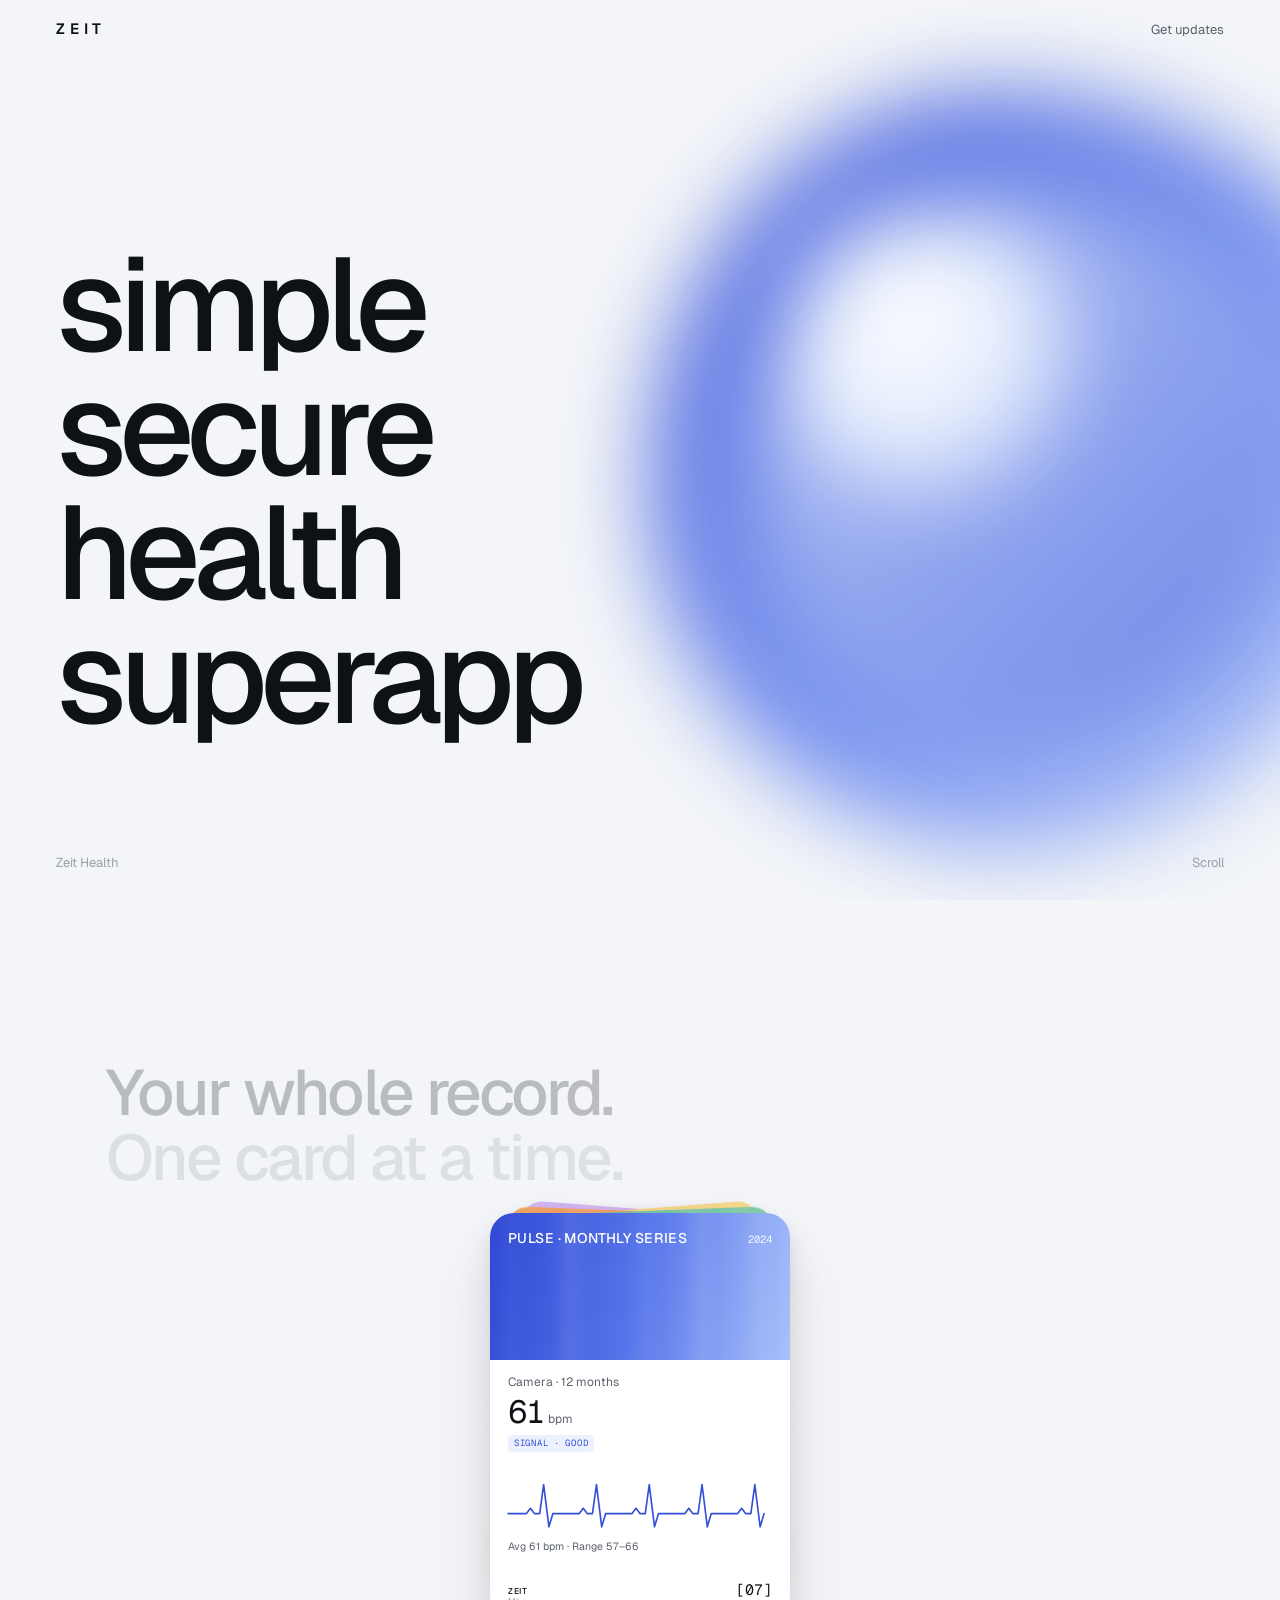
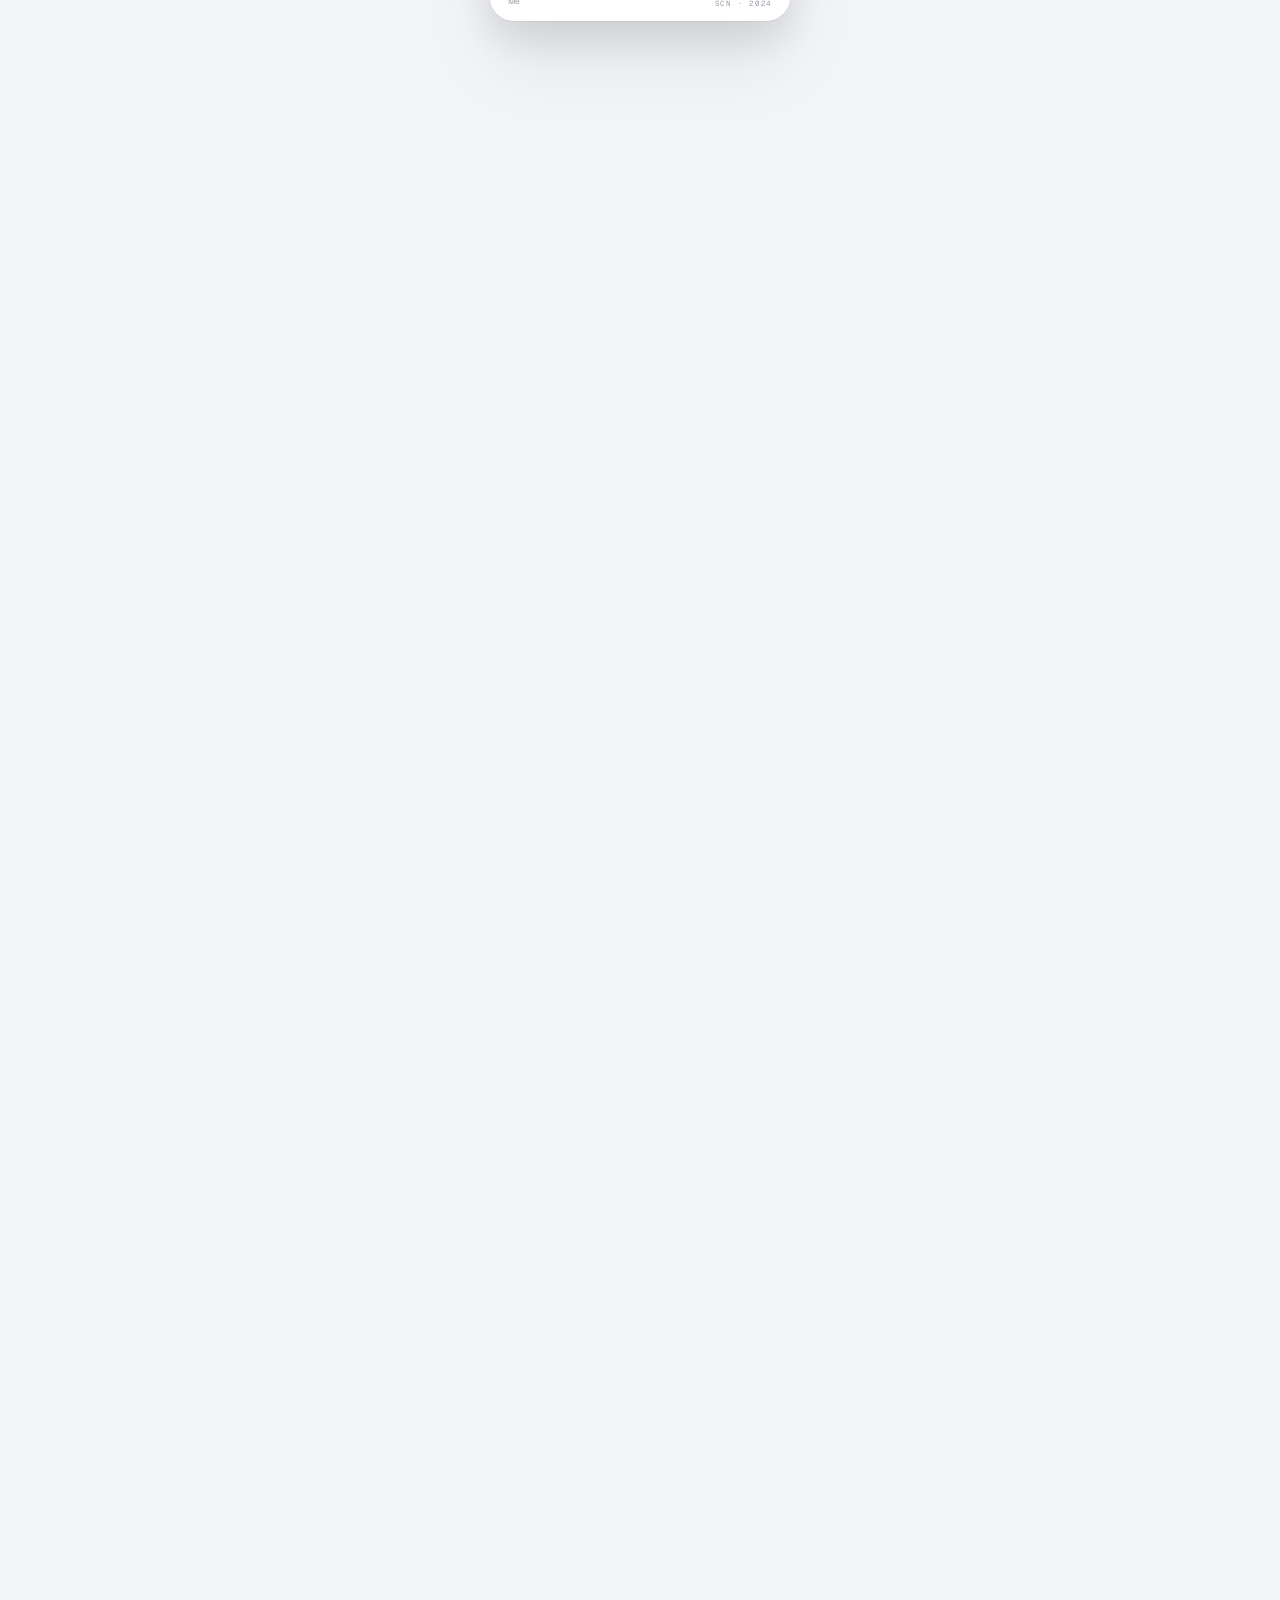
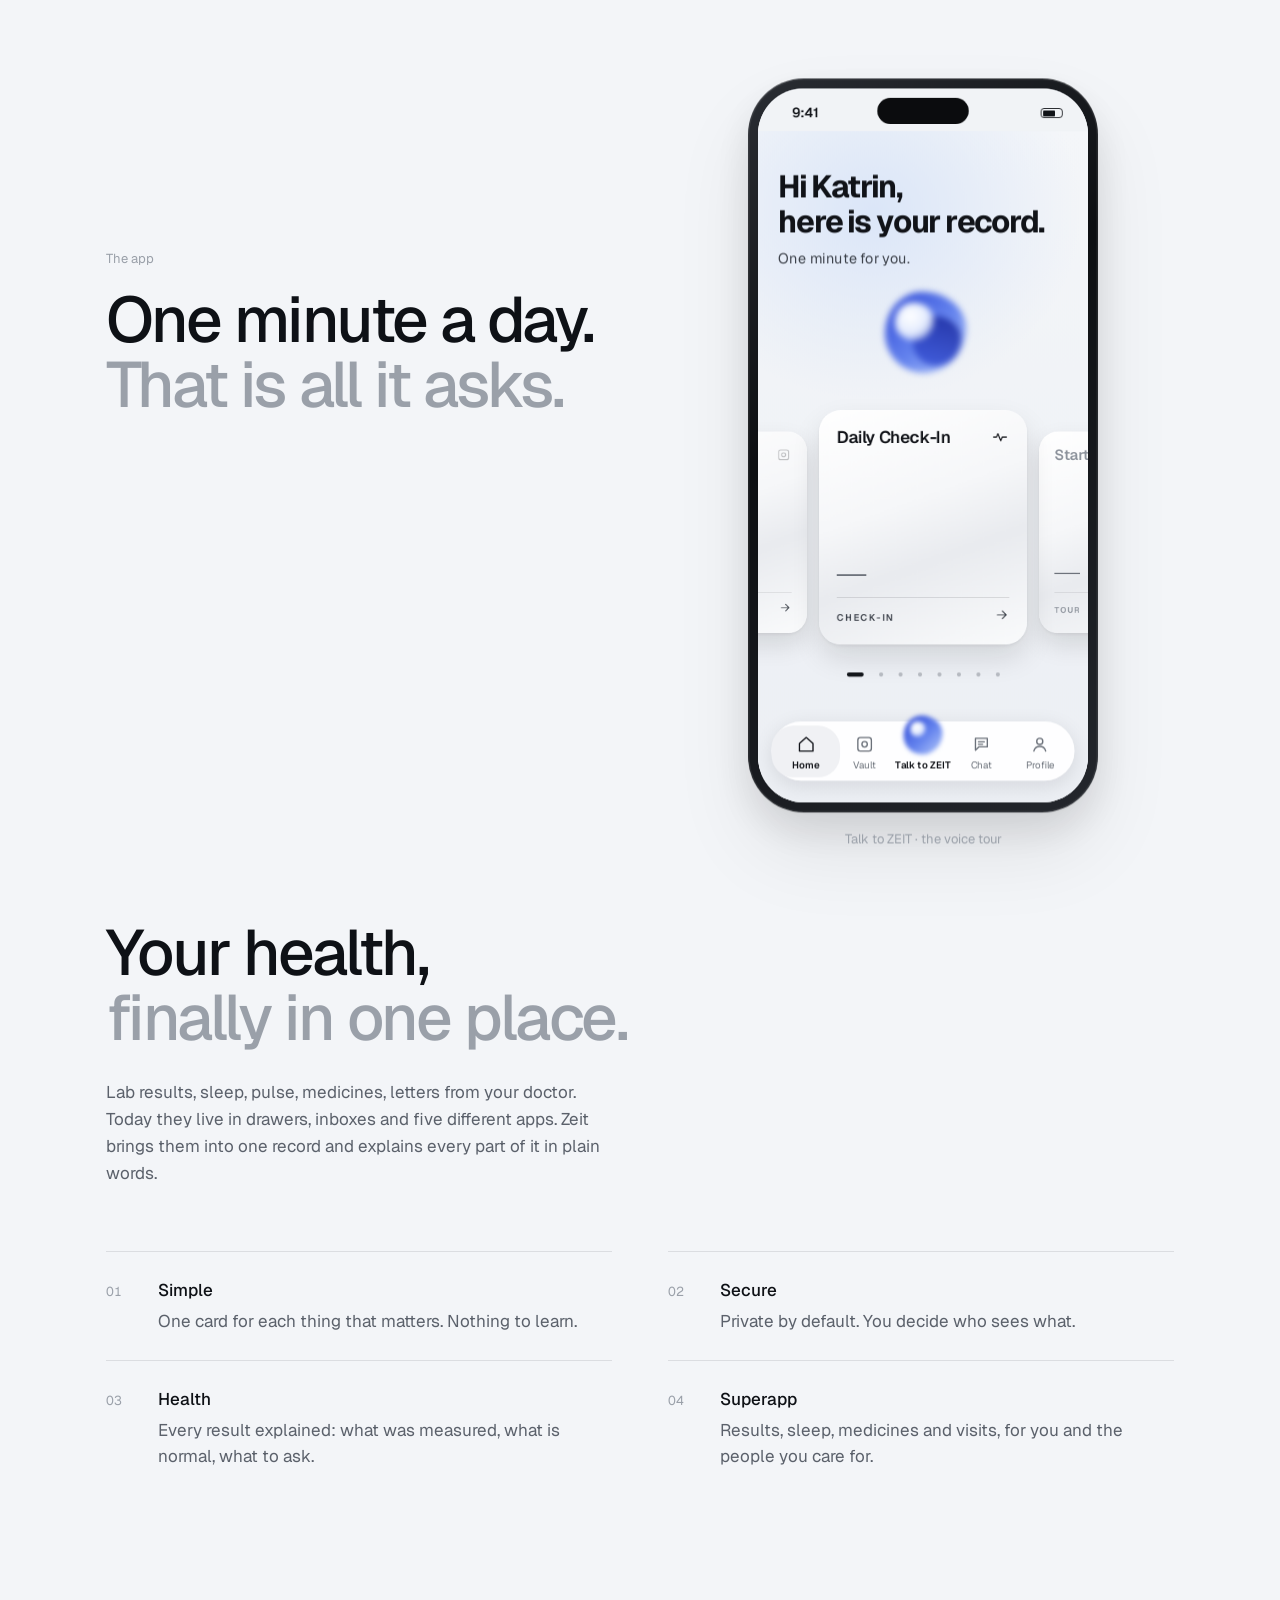
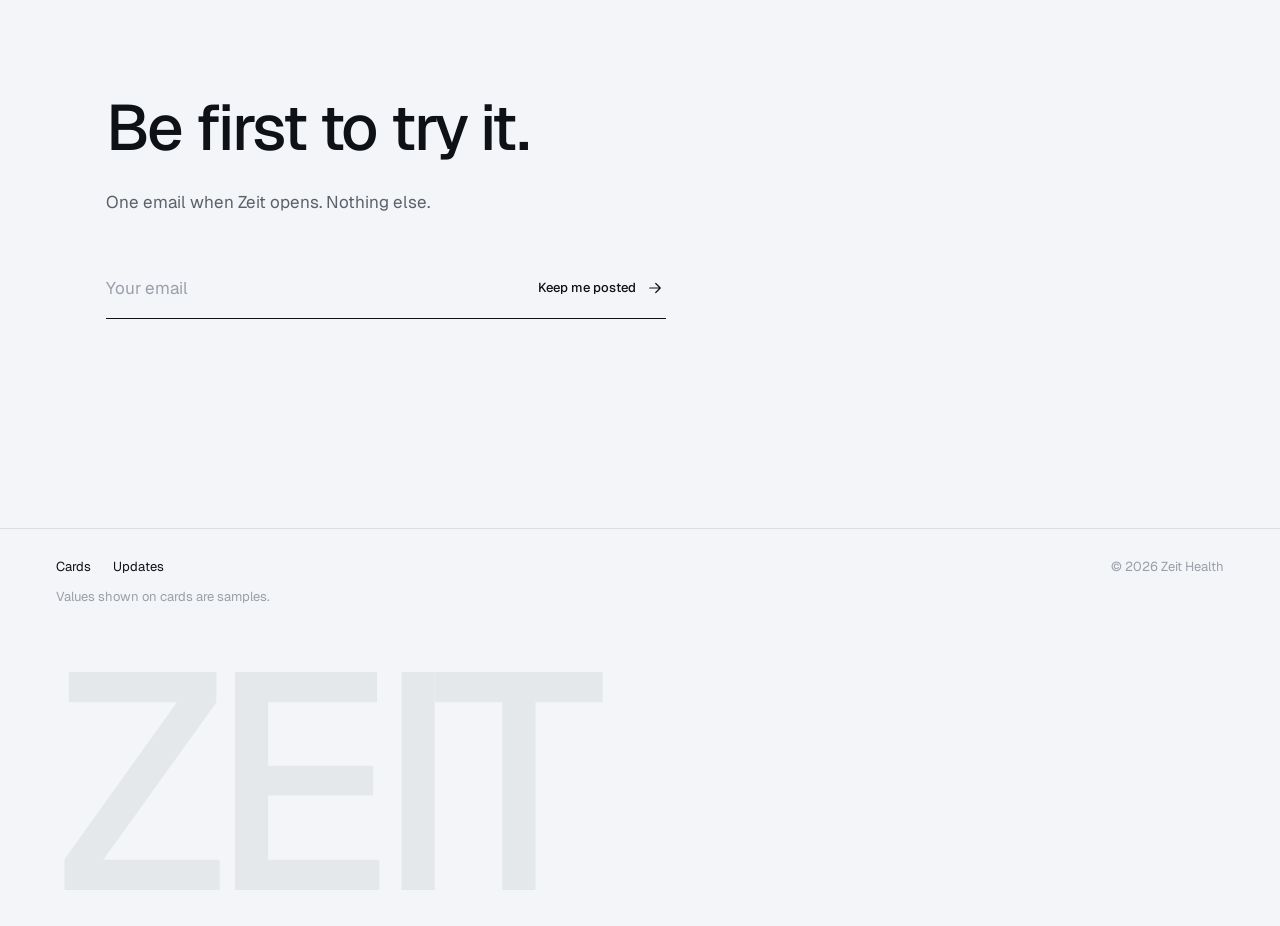
<file: share/zeit-health-v5.html>
<!doctype html>
<html lang="en">
<head>
  <meta charset="utf-8" />
  <meta name="viewport" content="width=device-width, initial-scale=1, viewport-fit=cover" />
  <title>Zeit Health — simple, secure health superapp</title>
  <meta name="description" content="Zeit Health keeps your results, sleep, pulse and medicines in one calm record. Simple, secure, made for the whole family." />
  <meta name="theme-color" content="#f3f5f8" />
  <meta property="og:type" content="website" />
  <meta property="og:title" content="Zeit Health" />
  <meta property="og:description" content="Simple. Secure. Health superapp." />
  <link rel="icon" href="[data-uri]" type="image/svg+xml" />
  <link rel="preconnect" href="https://fonts.googleapis.com" />
  <link rel="preconnect" href="https://fonts.gstatic.com" crossorigin />
  <link rel="stylesheet" href="https://fonts.googleapis.com/css2?family=Geist:wght@300;400;500;600&family=Geist+Mono:wght@400;500&display=swap" />
  <style>
/* Zeit Health — website v3.
   Direction: quiet and expensive. One typeface family (Geist, with Geist Mono for the card
   system), four text sizes, medium weights, a lot of air. Colour lives only in the orb and
   inside the cards; everything else is ink on a cool off-white.
   Mobile first at 375px. */

:root {
  /* colour */
  --ground: #f3f5f8;
  --surface: #ffffff;
  --surface-2: #f6f7f9;
  --ink: #0e1116;
  --ink-2: #5b616b;
  --ink-3: #9aa0a9;
  --hairline: rgba(14, 17, 22, 0.1);
  --blue: #3550d8;
  --danger: #b4231f;

  /* type: one family, four sizes */
  --font: 'Geist', -apple-system, BlinkMacSystemFont, 'Segoe UI', Roboto, 'Helvetica Neue', Arial, sans-serif;
  --mono: 'Geist Mono', ui-monospace, 'SF Mono', Menlo, Consolas, monospace;
  --t-small: 13px;
  --t-body: 17px;
  --t-h2: clamp(32px, 8.6vw, 64px);
  --t-hero: clamp(50px, 15.5vw, 132px);

  /* space: sections breathe */
  --page-pad: 24px;
  --section: 128px;

  /* depth (app elevation, softened) */
  --e1: 0 1px 2px rgba(12, 14, 18, 0.05), 0 8px 20px rgba(12, 14, 18, 0.05);
  --e2: 0 1px 2px rgba(12, 14, 18, 0.06), 0 18px 40px rgba(12, 14, 18, 0.10), 0 40px 80px rgba(12, 14, 18, 0.08);
  --e3: 0 -1px 3px rgba(12, 14, 18, 0.08), 0 -20px 50px rgba(12, 14, 18, 0.14);
  --ease: cubic-bezier(.16, .84, .24, 1);
}

* { box-sizing: border-box; -webkit-tap-highlight-color: transparent; }
html, body { margin: 0; overflow-x: clip; }
body {
  font-family: var(--font);
  font-size: var(--t-body);
  line-height: 1.5;
  color: var(--ink);
  background: var(--ground);
  -webkit-font-smoothing: antialiased;
  text-rendering: optimizeLegibility;
}
a { color: inherit; }
button { font: inherit; cursor: pointer; border: none; background: none; color: inherit; }
.pad { padding-left: var(--page-pad); padding-right: var(--page-pad); }
.small { font-size: var(--t-small); }
.soft { color: var(--ink-3); }
.sr-only { position: absolute; width: 1px; height: 1px; overflow: hidden; clip: rect(0 0 0 0); white-space: nowrap; }
:focus-visible { outline: 1.5px solid var(--ink); outline-offset: 4px; border-radius: 4px; }

.h2 {
  margin: 0; font-size: var(--t-h2); font-weight: 500;
  line-height: 1.02; letter-spacing: -0.04em; text-wrap: balance;
}
.lede { margin: 28px 0 0; max-width: 30em; font-size: var(--t-body); line-height: 1.6; color: var(--ink-2); }

/* ---- top bar: a wordmark and one link ---- */
.topbar {
  position: fixed; inset: 0 0 auto 0; z-index: 30;
  display: flex; align-items: center; justify-content: space-between;
  padding: 18px var(--page-pad);
  padding-top: max(18px, env(safe-area-inset-top));
  transition: background .4s ease, -webkit-backdrop-filter .4s ease, backdrop-filter .4s ease;
}
.topbar.scrolled { background: rgba(243, 245, 248, 0.78); -webkit-backdrop-filter: saturate(1.6) blur(20px); backdrop-filter: saturate(1.6) blur(20px); }
.wordmark { font-weight: 600; font-size: 15px; letter-spacing: 0.32em; text-decoration: none; }
.topbar-link { font-size: var(--t-small); text-decoration: none; color: var(--ink-2); transition: color .2s ease; }
.topbar-link:hover { color: var(--ink); }

/* ---- 1 · hero ---- */
.hero {
  position: relative; min-height: 100vh; min-height: 100svh;
  display: flex; flex-direction: column; justify-content: center;
  padding: 120px var(--page-pad) 40px;
  overflow: hidden;
}
.hero-words {
  position: relative; z-index: 1; margin: 0;
  display: flex; flex-direction: column;
  font-size: var(--t-hero); font-weight: 500;
  line-height: 0.94; letter-spacing: -0.055em;
  will-change: transform, opacity;
}
.hero-words .w { display: block; will-change: transform, opacity, filter; }
.js .hero-words .w { opacity: 0; transform: translateY(14px); filter: blur(6px); }
.hero-foot {
  position: absolute; left: var(--page-pad); right: var(--page-pad); bottom: max(28px, env(safe-area-inset-bottom));
  margin: 0; display: flex; justify-content: space-between;
  font-size: var(--t-small); color: var(--ink-3);
}

/* the orb: bigger, softer, sitting behind the words */
.hero-orb {
  position: absolute; z-index: 0; width: 118vw; max-width: 760px; aspect-ratio: 1;
  right: -38vw; top: 34%;
  filter: blur(42px); opacity: .85; will-change: transform;
}
.orb-blob { position: absolute; border-radius: 46% 54% 52% 48% / 52% 46% 54% 48%; animation: orbMorph 22s ease-in-out infinite; }
.orb-blob.b1 { inset: 0; background: linear-gradient(135deg, #2f49d6 0%, #6584ee 55%, #b7cbfa 100%); }
.orb-blob.b2 { inset: 14%; background: linear-gradient(315deg, #3c59de 0%, #d6e2fc 100%); opacity: .75; animation-duration: 27s; animation-delay: -6s; animation-direction: reverse; }
.orb-blob.b3 { inset: 16% 44% 46% 18%; background: radial-gradient(circle at 40% 36%, #ffffff 0%, #e4ecfe 50%, rgba(170, 195, 248, 0) 100%); animation-duration: 18s; animation-delay: -9s; }
@keyframes orbMorph {
  0%, 100% { border-radius: 46% 54% 52% 48% / 52% 46% 54% 48%; transform: rotate(0deg) scale(1); }
  33% { border-radius: 58% 42% 45% 55% / 48% 58% 42% 52%; transform: rotate(7deg) scale(1.04); }
  66% { border-radius: 44% 56% 58% 42% / 56% 44% 52% 48%; transform: rotate(-6deg) scale(0.97); }
}
.js .hero-orb { opacity: 0; }
.js .hero-orb.in { opacity: .85; transition: opacity 1.8s ease .3s; }

/* ---- 2 · the cards: pinned while the deck fans out ---- */
.cards { position: relative; height: 230vh; height: 230svh; }
.cards-stage {
  position: sticky; top: 0; height: 100vh; height: 100svh; overflow: hidden;
  display: flex; flex-direction: column; justify-content: center; gap: 28px;
  padding-top: 64px;
}
.cards-head { will-change: opacity, transform; }
.rail {
  --cw: min(66vw, 300px);
  position: relative; flex: none; height: calc(var(--cw) * 1.36 + 24px);
  user-select: none; -webkit-user-select: none; touch-action: pan-y;
  perspective: 1200px;
}
.rail-foot { display: flex; flex-direction: column; align-items: center; gap: 16px; will-change: opacity; }

.zc {
  position: absolute; top: 12px; left: 50%; width: var(--cw); margin-left: calc(var(--cw) / -2);
  will-change: transform, opacity; opacity: 0; cursor: pointer; outline: none;
  transform-style: preserve-3d;
}
.zc:focus-visible .zc-face { box-shadow: 0 0 0 2px var(--ink), var(--e2); }

/* ---- the CI card face ---- */
.zc-face {
  height: calc(var(--cw) * 1.36);
  border-radius: 24px; overflow: hidden; position: relative;
  background: var(--surface);
  box-shadow: var(--e1);
  display: flex; flex-direction: column;
  transition: box-shadow .5s var(--ease);
}
.zc.hi .zc-face { box-shadow: var(--e2); }
.zc-face::after { content: ""; position: absolute; inset: 0; z-index: 5; pointer-events: none; border-radius: inherit; background: var(--ground); opacity: var(--veil, 0); }
.zc-field { position: relative; flex: none; height: 36%; background: var(--g); color: #fff; overflow: hidden; }
.streaks {
  position: absolute; inset: -10% -20%; pointer-events: none; mix-blend-mode: soft-light; opacity: .55;
  background: linear-gradient(90deg,
    transparent 4%, rgba(255,255,255,.55) 6%, transparent 9%,
    transparent 17%, rgba(255,255,255,.35) 19.5%, transparent 21%,
    transparent 31%, rgba(255,255,255,.6) 33%, rgba(255,255,255,.2) 35%, transparent 38%,
    transparent 49%, rgba(255,255,255,.3) 51%, transparent 53%,
    transparent 62%, rgba(255,255,255,.5) 64.5%, transparent 67%,
    transparent 76%, rgba(255,255,255,.35) 78%, transparent 80%,
    transparent 88%, rgba(255,255,255,.55) 91%, transparent 94%);
  filter: blur(7px);
  animation: drift 34s ease-in-out infinite alternate;
}
@keyframes drift { from { transform: translateX(-3%); } to { transform: translateX(3%); } }
.zc-head { position: relative; z-index: 1; display: flex; justify-content: space-between; align-items: flex-start; gap: 10px; padding: 17px 18px 0; }
.zc-title { font-size: 14px; font-weight: 500; line-height: 1.15; letter-spacing: 0.03em; text-transform: uppercase; }
.zc-year { font-family: var(--mono); font-size: 10.5px; opacity: .9; padding-top: 2px; }
.zc-body { flex: 1; display: flex; flex-direction: column; padding: 13px 18px 14px; min-height: 0; }
.zc-label { font-size: 12px; color: var(--ink-2); }
.zc-hero { display: flex; align-items: baseline; gap: 5px; margin-top: 5px; }
.zc-num { font-size: 32px; font-weight: 400; letter-spacing: -0.04em; line-height: 1; font-variant-numeric: tabular-nums; }
.zc-unit { font-size: 12px; color: var(--ink-2); }
.zc-rx { font-family: Georgia, 'Times New Roman', serif; font-style: italic; font-size: 34px; line-height: 1; background: linear-gradient(135deg, #f0a64a, #f5c766); -webkit-background-clip: text; background-clip: text; color: transparent; }
.zc-tag { display: inline-block; margin-top: 7px; font-family: var(--mono); font-size: 9px; letter-spacing: 0.08em; padding: 2px 6px; border-radius: 4px; color: var(--blue); background: #edf1fd; align-self: flex-start; }
.zc-viz { margin-top: auto; padding-top: 4px; }
.zc-viz svg, .sb-viz svg { display: block; width: 100%; height: auto; overflow: visible; }
.zc-rows { display: flex; flex-direction: column; gap: 7px; margin-top: 10px; }
.zc-row { display: flex; align-items: center; gap: 8px; font-size: 10.5px; color: var(--ink-2); border-top: 1px solid var(--hairline); padding-top: 7px; }
.zc-row:first-child { border-top: 0; padding-top: 0; }
.zc-row .lab { flex: 1; min-width: 0; white-space: nowrap; overflow: hidden; text-overflow: ellipsis; }
.zc-row .track { position: relative; width: 38%; height: 1px; background: #e3e6eb; }
.zc-row .track i { left: 0; transition: left 1.1s var(--ease) .15s; position: absolute; top: 50%; width: 6px; height: 6px; margin: -3px 0 0 -3px; border-radius: 50%; background: var(--dot, #f08a5d); }
.live .track i { left: var(--x); }
.zc-row .dots { font-family: var(--mono); font-size: 9px; letter-spacing: 2px; color: var(--ink); }
.zc-row .pill-i { width: 14px; height: 7px; border-radius: 4px; background: linear-gradient(90deg, var(--pa, #f2b6c4) 50%, #fff 50%); box-shadow: inset 0 0 0 1px rgba(0,0,0,.08); transform: rotate(-30deg); flex: none; }
.zc-sub { font-size: 10.5px; line-height: 1.4; color: var(--ink-2); margin-top: 5px; }
.zc-foot { flex: none; display: flex; justify-content: space-between; align-items: flex-end; margin-top: auto; padding-top: 10px; }
.zc-me { font-size: 8.5px; font-weight: 500; line-height: 1.25; letter-spacing: 0.08em; color: var(--ink); }
.zc-me span { display: block; color: var(--ink-3); letter-spacing: 0; font-weight: 400; }
.zc-idx { text-align: right; font-family: var(--mono); font-size: 15px; line-height: 1; color: var(--ink); }
.zc-idx span { display: block; font-size: 7.5px; letter-spacing: 0.1em; color: var(--ink-3); margin-top: 3px; }

/* charts: one hairline weight everywhere; a line draws itself when its card arrives */
.draw { stroke-dasharray: var(--len, 600); stroke-dashoffset: var(--len, 600); }
.live .draw { stroke-dashoffset: 0; transition: stroke-dashoffset 1.4s var(--ease) .1s; }
.pop { opacity: 0; transform: scaleY(.2); transform-box: fill-box; transform-origin: bottom; }
.live .pop { opacity: 1; transform: none; transition: opacity .4s ease, transform .7s var(--ease); transition-delay: calc(var(--i, 0) * 35ms + 150ms); }

/* under the rail */
.mono-pill {
  font-family: var(--mono); font-size: 12px; letter-spacing: 0.18em; text-transform: uppercase;
  padding: 10px 20px; border-radius: 999px; border: 1px solid var(--hairline); color: var(--ink);
  min-height: 38px; transition: opacity .25s ease;
}
.rail-dots { display: flex; gap: 8px; justify-content: center; }
.rail-dot { width: 5px; height: 5px; border-radius: 50%; background: rgba(14, 17, 22, 0.16); transition: all .35s var(--ease); }
.rail-dot.on { background: var(--ink); width: 18px; border-radius: 3px; }

/* ---- 3 · the app in a phone ---- */
.product { padding-top: var(--section); padding-bottom: var(--section); display: grid; gap: 64px; justify-items: center; }
.product-copy { justify-self: stretch; }
.product-copy .small { margin: 0 0 18px; }
.phone {
  position: relative; margin: 0 0 40px; width: min(78vw, 350px);
  padding: 10px; border-radius: 56px;
  background: linear-gradient(145deg, #2a2d33, #0d0f12 40%, #24272d);
  box-shadow: inset 0 0 0 1.5px rgba(255,255,255,.08), var(--e2);
  will-change: transform;
}
.phone-screen { position: relative; aspect-ratio: 390 / 844; border-radius: 46px; overflow: hidden; background: #eef1f6; }
.phone-cap { position: absolute; left: 0; right: 0; bottom: -36px; margin: 0; text-align: center; }

/* ---- the app replica: built at the app's own 390 x 844, scaled by script to fit ---- */
.dev {
  position: absolute; left: 0; top: 0; width: 390px; height: 844px; transform-origin: 0 0;
  font-family: -apple-system, BlinkMacSystemFont, 'SF Pro Display', var(--font);
  color: #111318; background: #eef1f6; overflow: hidden;
  --spring: cubic-bezier(.2, .9, .25, 1);
}
.dev-status {
  position: absolute; inset: 0 0 auto 0; z-index: 6; height: 50px;
  display: flex; align-items: center; justify-content: space-between; padding: 8px 30px 0 40px;
  font-size: 16px; font-weight: 600; background: #f1f3f6;
}
.dev-status .island { position: absolute; left: 50%; top: 11px; width: 108px; height: 31px; margin-left: -54px; border-radius: 20px; background: #0b0c0e; }
.dev-status .bars { width: 26px; height: 12px; border-radius: 4px; border: 1.5px solid #111318; position: relative; }
.dev-status .bars::after { content: ""; position: absolute; inset: 1.5px 8px 1.5px 1.5px; background: #111318; border-radius: 1px; }
.dev-wash {
  position: absolute; inset: 50px 0 0 0;
  background: radial-gradient(90% 40% at 35% 12%, #dbe6f8 0%, rgba(219,230,248,0) 70%), linear-gradient(#f4f6f9, #eceff4);
}
.dev-wash::after {
  content: ""; position: absolute; inset: 0; opacity: 0; transition: opacity .8s ease;
  background: radial-gradient(70% 34% at 80% 14%, #dcefe3 0%, rgba(220,239,227,0) 70%);
}
.dev-wash.green::after { opacity: 1; }
.dev-home { position: absolute; inset: 50px 0 0 0; }
.dev-h { position: absolute; left: 24px; top: 46px; margin: 0; font-size: 37px; line-height: 1.12; font-weight: 700; letter-spacing: -0.045em; }
.dev-sub { position: absolute; left: 24px; top: 140px; margin: 0; font-size: 17px; line-height: 1.4; color: #3d424b; width: 330px; transition: opacity .3s ease; }
.dev-orb { position: absolute; left: 150px; top: 190px; width: 96px; height: 96px; filter: blur(3.5px); }
.dev-orb .orb-blob.b2 { inset: 30% 6% 8% 34%; background: linear-gradient(200deg, #1d2c9e, #3c59de); opacity: .9; }
.dev-orb .orb-blob.b3 { inset: 14% 40% 40% 12%; }
.dev-orb .orb-blob { animation-duration: 7s; }
.dev-orb .orb-blob.b2 { animation-duration: 9s; }
.dev-orb .orb-blob.b3 { animation-duration: 6s; }
.dev-rail { position: absolute; left: 0; right: 0; top: 330px; height: 290px; }
.dc {
  position: absolute; left: 72px; top: 0; width: 246px; height: 277px; border-radius: 26px;
  background: linear-gradient(160deg, #ffffff 0%, #f6f7f9 40%, #e9ebef 62%, #fafbfc 100%);
  box-shadow: 0 2px 4px rgba(12,14,18,.06), 0 16px 34px rgba(12,14,18,.12);
  transition: transform .62s var(--spring), opacity .5s ease;
}
.dc-t { position: absolute; left: 21px; top: 21px; width: 170px; font-size: 20px; font-weight: 600; line-height: 1.12; letter-spacing: -0.02em; }
.dc-i { position: absolute; right: 22px; top: 22px; width: 20px; height: 20px; }
.dc-i svg, .ni svg { width: 100%; height: 100%; fill: none; stroke: currentColor; stroke-width: 1.6; stroke-linecap: round; stroke-linejoin: round; }
.dc-dash { position: absolute; left: 21px; top: 194px; width: 35px; height: 1.5px; background: #6e737c; }
.dc-line { position: absolute; left: 21px; right: 21px; top: 221px; height: 1px; background: rgba(17,19,24,.12); }
.dc-l { position: absolute; left: 21px; top: 237px; font-size: 11px; font-weight: 600; letter-spacing: .16em; color: #3d424b; }
.dc-a { position: absolute; right: 21px; top: 233px; width: 18px; height: 18px; color: #3d424b; }
.dc-a svg { width: 100%; height: 100%; fill: none; stroke: currentColor; stroke-width: 1.6; stroke-linecap: round; stroke-linejoin: round; }
.dc.off { opacity: .55; }
.dc.off .dc-t, .dc.off .dc-l { color: #8c929b; }
.dc.off .dc-i { opacity: .25; }
.dev-bracket {
  position: absolute; left: 65px; top: -4px; width: 260px; height: 290px; z-index: 20; pointer-events: none;
  border: 3px solid #14171c; border-top: 0; opacity: 0; transform: scale(.98); transition: opacity .35s ease, transform .5s var(--spring);
}
.dev-bracket.on { opacity: 1; transform: none; }
.dev-dots { position: absolute; left: 0; right: 0; top: 640px; display: flex; justify-content: center; gap: 18px; }
.dev-dots i { width: 5px; height: 5px; border-radius: 50%; background: #b9bdc4; transition: all .4s var(--spring); }
.dev-dots i.on { width: 20px; border-radius: 3px; background: #14171c; }

.dev-nav {
  position: absolute; left: 16px; right: 16px; bottom: 26px; height: 70px; z-index: 4;
  display: grid; grid-template-columns: repeat(5, 1fr); align-items: end;
  padding: 0 6px 10px; border-radius: 36px; background: rgba(255,255,255,.96);
  box-shadow: 0 6px 24px rgba(12,14,18,.10);
}
.ni { display: flex; flex-direction: column; align-items: center; gap: 4px; font-size: 11.5px; color: #6b717a; }
.ni svg { width: 24px; height: 24px; }
.ni.on { color: #111318; font-weight: 600; position: relative; }
.ni.on::before { content: ""; position: absolute; inset: -10px -6px -6px; border-radius: 26px; background: #f0f1f4; z-index: -1; }
.ni.talk b { font-size: 11.5px; font-weight: 600; color: #111318; font-variant-numeric: tabular-nums; }
.mini-orb { position: relative; width: 46px; height: 46px; margin-top: -26px; filter: blur(2.5px); }
.mini-orb .orb-blob { animation-duration: 6s; }

.dev-tourbar {
  position: absolute; left: 14px; right: 6px; top: 62px; z-index: 5; height: 56px;
  display: flex; align-items: center; gap: 8px; padding: 0 10px; border-radius: 18px;
  background: rgba(255,255,255,.92); box-shadow: 0 4px 18px rgba(12,14,18,.08);
  opacity: 0; transform: translateY(-14px); transition: opacity .4s ease, transform .5s var(--spring);
}
.dev-tourbar.on { opacity: 1; transform: none; }
.tb { flex: none; font-size: 16px; padding: 9px 12px; border-radius: 14px; border: 1px solid rgba(17,19,24,.12); background: #fff; }
.tb.live { position: absolute; right: 2px; top: -10px; font-size: 14px; padding: 9px 14px; border-radius: 22px; box-shadow: 0 4px 14px rgba(12,14,18,.10); white-space: nowrap; }

.dev-scrim { position: absolute; inset: 0; z-index: 7; background: rgba(12,14,18,.35); opacity: 0; pointer-events: none; transition: opacity .3s ease; }
.dev-scrim.on { opacity: 1; }
.dev-sheet {
  position: absolute; left: 0; right: 0; top: 88px; bottom: 0; z-index: 8;
  background: #fafbfc; border-radius: 26px 26px 0 0; padding: 0 26px;
  transform: translateY(102%); transition: transform .45s cubic-bezier(.2,.9,.2,1);
}
.dev-sheet.on { transform: none; }
.ds-x { position: absolute; right: 26px; top: 26px; width: 44px; height: 44px; border-radius: 50%; background: #fff; box-shadow: 0 2px 10px rgba(12,14,18,.1); display: flex; align-items: center; justify-content: center; font-size: 24px; color: #3d424b; }
.ds-k { margin: 60px 0 0; text-align: center; font-size: 12px; font-weight: 600; letter-spacing: .14em; color: #3d424b; }
.ds-h { margin: 6px 0 46px; text-align: center; font-size: 26px; font-weight: 600; letter-spacing: -0.02em; }
.ds-p { margin: 0 0 16px; font-size: 17px; line-height: 1.42; color: #3d424b; }
.ds-btn { position: absolute; left: 26px; right: 26px; bottom: 78px; height: 58px; border-radius: 14px; background: #111318; color: #fff; display: flex; align-items: center; justify-content: center; font-size: 18px; font-weight: 600; transition: transform .15s ease; }
.ds-btn.press { transform: scale(.97); }
.ds-link { position: absolute; left: 0; right: 0; bottom: 30px; text-align: center; font-size: 15px; color: #3d424b; }
.dev-tap { position: absolute; z-index: 9; width: 54px; height: 54px; margin: -27px 0 0 -27px; border-radius: 50%; background: rgba(17,19,24,.18); box-shadow: 0 0 0 2px rgba(255,255,255,.7); opacity: 0; transform: scale(.6); pointer-events: none; }
.dev-tap.go { animation: tap .7s ease-out; }
@keyframes tap { 0% { opacity: 0; transform: scale(.6); } 25% { opacity: 1; transform: scale(1); } 100% { opacity: 0; transform: scale(1.3); } }

/* ---- 4 · about: plain text and hairlines ---- */
.about { padding-top: 24px; padding-bottom: var(--section); }
.pillars { list-style: none; margin: 64px 0 0; padding: 0; border-top: 1px solid var(--hairline); }
.pillars li { display: grid; grid-template-columns: 44px 1fr; gap: 8px; padding: 26px 0; border-bottom: 1px solid var(--hairline); }
.pillars .n { font-size: var(--t-small); color: var(--ink-3); padding-top: 4px; font-variant-numeric: tabular-nums; }
.pillars b { display: block; font-size: var(--t-body); font-weight: 500; }
.pillars p { margin: 4px 0 0; color: var(--ink-2); line-height: 1.55; }

/* ---- 5 · opt-in: a line, not a box ---- */
.updates { padding-top: 24px; padding-bottom: var(--section); }
.optin-form {
  margin-top: 48px; display: flex; align-items: center; gap: 12px;
  border-bottom: 1px solid var(--ink); padding-bottom: 6px; max-width: 560px;
}
.optin-form input {
  flex: 1; min-width: 0; height: 48px; padding: 0; border: 0; background: transparent;
  font: inherit; font-size: var(--t-body); color: var(--ink); outline: none;
}
.optin-form input::placeholder { color: var(--ink-3); }
.optin-form input[aria-invalid="true"] { color: var(--danger); }
.optin-form button {
  flex: none; display: inline-flex; align-items: center; gap: 10px; height: 44px; padding: 0 2px;
  font-size: var(--t-small); font-weight: 500; transition: gap .3s var(--ease), opacity .2s ease;
}
.optin-form button:hover { gap: 14px; }
.optin-form button:disabled { opacity: .4; cursor: default; }
.optin-form:focus-within { border-bottom-color: var(--blue); }
.optin-msg { margin: 14px 0 0; min-height: 1.5em; color: var(--ink); }
.optin-msg.err { color: var(--danger); }

/* ---- 6 · footer ---- */
.footer { padding-top: 28px; padding-bottom: max(24px, env(safe-area-inset-bottom)); border-top: 1px solid var(--hairline); overflow: hidden; }
.foot-row { display: flex; justify-content: space-between; gap: 16px; flex-wrap: wrap; }
.foot-links { display: flex; gap: 22px; }
.foot-links a { text-decoration: none; }
.foot-note { margin: 10px 0 0; }
.foot-mark {
  margin-top: 56px; font-weight: 500; letter-spacing: -0.06em; line-height: .78;
  font-size: 34vw; color: rgba(14, 17, 22, 0.06); user-select: none; white-space: nowrap;
}

/* ---- reveals: one quiet move per block ---- */
.reveal { opacity: 0; transform: translateY(24px); transition: opacity 1s var(--ease), transform 1.2s var(--ease); }
.reveal.in { opacity: 1; transform: none; }

/* ---- the opened card ---- */
.scrim { position: fixed; inset: 0; z-index: 40; background: rgba(12, 14, 18, 0.36); opacity: 0; }
.sheet {
  position: fixed; left: 0; right: 0; bottom: 0; z-index: 41;
  max-height: 90vh; overflow: auto; overscroll-behavior: contain;
  background: var(--surface); border-radius: 30px 30px 0 0;
  box-shadow: var(--e3); transform: translateY(105%);
  padding-bottom: env(safe-area-inset-bottom);
}
.sheet-veil { position: relative; height: 160px; background: var(--g); color: #fff; overflow: hidden; border-radius: 30px 30px 0 0; }
.sheet-veil::after { content: ""; position: absolute; inset: auto 0 0 0; height: 70%; background: linear-gradient(to bottom, transparent, var(--surface)); }
.grab { position: absolute; top: 9px; left: 50%; width: 36px; height: 4px; margin-left: -18px; border-radius: 3px; background: rgba(255,255,255,.7); z-index: 2; }
.sheet-close {
  position: absolute; top: 16px; right: 16px; z-index: 2; width: 34px; height: 34px; border-radius: 50%;
  background: rgba(255, 255, 255, 0.92); display: flex; align-items: center; justify-content: center; color: var(--ink);
}
.veil-head { position: relative; z-index: 1; padding: 28px 64px 0 var(--page-pad); }
.veil-title { display: block; font-size: 17px; font-weight: 500; letter-spacing: 0.03em; text-transform: uppercase; }
.veil-year { display: block; font-family: var(--mono); font-size: 11px; margin-top: 4px; opacity: .9; }
.sheet-body { padding: 0 var(--page-pad) 28px; margin-top: -30px; position: relative; z-index: 1; }
.sb-label { font-size: var(--t-small); color: var(--ink-2); }
.sb-hero { display: flex; align-items: baseline; gap: 6px; margin-top: 4px; }
.sb-num { font-size: 56px; font-weight: 400; letter-spacing: -0.05em; line-height: 1; font-variant-numeric: tabular-nums; }
.sb-unit { font-size: 15px; color: var(--ink-2); }
.sb-viz { margin-top: 22px; padding: 16px; border-radius: 18px; background: var(--surface-2); }
.sb-rows { list-style: none; margin: 18px 0 0; padding: 0; }
.sb-rows li { display: flex; justify-content: space-between; gap: 12px; padding: 14px 0; border-top: 1px solid var(--hairline); font-size: 15px; }
.sb-rows li span:last-child { font-family: var(--mono); font-size: 12.5px; color: var(--ink-2); text-align: right; }
.sb-plain { margin: 18px 0 0; font-size: 15px; line-height: 1.6; color: var(--ink); }
.sb-plain b { display: block; font-size: var(--t-small); font-weight: 500; color: var(--blue); margin-bottom: 4px; }
.sb-foot { margin: 18px 0 0; font-size: 11px; color: var(--ink-3); text-align: center; }

/* ---- wider screens ---- */
@media (min-width: 760px) {
  :root { --page-pad: 56px; --section: 176px; }
  .hero-orb { right: -10vw; top: 10%; width: 70vw; }
  .product { grid-template-columns: 1fr 1fr; align-items: center; max-width: 1180px; margin: 0 auto; }
  .about, .updates { max-width: 1180px; margin: 0 auto; }
  .pillars { display: grid; grid-template-columns: 1fr 1fr; column-gap: 56px; border-top: 0; }
  .pillars li { border-top: 1px solid var(--hairline); border-bottom: 0; }
  .cards-head { max-width: 1180px; margin: 0 auto; width: 100%; }
  .sheet { left: 50%; right: auto; width: 460px; margin-left: -230px; }
  .foot-mark { font-size: 24vw; }
}

@media (prefers-reduced-motion: reduce) {
  .orb-blob, .streaks { animation: none; }
  .dc, .dev-bracket, .dev-sheet, .dev-tourbar { transition: none; }
  .cards { height: auto; }
  .cards-stage { position: relative; height: auto; padding: var(--section) 0; }
  .reveal, .js .hero-orb { opacity: 1; transform: none; transition: none; }
  .js .hero-words .w { opacity: 1; transform: none; filter: none; }
  .draw { stroke-dashoffset: 0; }
  .pop { opacity: 1; transform: none; }
  .zc-row .track i { left: var(--x); transition: none; }
}

</style>
  <script>document.documentElement.classList.add('js')</script>
</head>
<body>

  <header class="topbar">
    <a class="wordmark" href="#top" aria-label="Zeit Health home">ZEIT</a>
    <a class="topbar-link" href="#updates">Get updates</a>
  </header>

  <main id="top">

    <!-- 1 · HERO -->
    <section class="hero" id="hero" aria-label="Zeit Health">
      <div class="hero-orb" id="hero-orb" aria-hidden="true">
        <span class="orb-blob b1"></span>
        <span class="orb-blob b2"></span>
        <span class="orb-blob b3"></span>
      </div>
      <h1 class="hero-words" id="hero-words">
        <span class="w">simple</span>
        <span class="w">secure</span>
        <span class="w">health</span>
        <span class="w">superapp</span>
      </h1>
      <p class="hero-foot" id="hero-foot"><span>Zeit Health</span><span>Scroll</span></p>
    </section>

    <!-- 2 · THE CARDS: a deck that fans out into the rail as you scroll -->
    <section class="cards" id="cards" aria-labelledby="cards-h">
      <div class="cards-stage">
        <div class="cards-head pad" id="cards-head">
          <h2 id="cards-h" class="h2">Your whole record.<br /><span class="soft">One card at a time.</span></h2>
        </div>
        <div class="rail" id="rail" role="group" aria-label="Health cards, use arrow keys to browse"></div>
        <div class="rail-foot" id="rail-foot">
          <span class="mono-pill" id="pill" aria-live="polite"></span>
          <div class="rail-dots" id="dots" aria-hidden="true"></div>
        </div>
      </div>
    </section>

    <!-- 3 · THE APP -->
    <section class="product pad" aria-labelledby="product-h">
      <div class="product-copy">
        <p class="small soft">The app</p>
        <h2 id="product-h" class="h2">One minute a day.<br /><span class="soft">That is all it asks.</span></h2>
      </div>
      <figure class="phone" id="phone">
        <div class="phone-screen" id="phone-screen">
          <!-- a scripted copy of the app's voice tour, laid out at the app's own 390 x 844 size
               and scaled to fit; it plays on a loop while it is on screen -->
          <div class="dev" id="dev" aria-hidden="true">
            <div class="dev-status"><span>9:41</span><span class="island"></span><span class="bars"></span></div>
            <div class="dev-wash" id="dev-wash"></div>
            <div class="dev-home">
              <h3 class="dev-h">Hi Katrin,<br />here is your record.</h3>
              <p class="dev-sub" id="dev-sub">One minute for you.</p>
              <div class="dev-orb"><span class="orb-blob b1"></span><span class="orb-blob b2"></span><span class="orb-blob b3"></span></div>
              <div class="dev-rail" id="dev-rail"><div class="dev-bracket" id="dev-bracket"></div></div>
              <div class="dev-dots" id="dev-dots"></div>
            </div>
            <div class="dev-tourbar" id="dev-tourbar">
              <span class="tb">Pause</span><span class="tb">Skip</span><span class="tb">Stop tour</span>
              <span class="tb live" id="dev-live">Listening · <b>Stop</b></span>
            </div>
            <nav class="dev-nav">
              <span class="ni on"><svg viewBox="0 0 24 24"><path d="M4 11l8-7 8 7v9H4z"/></svg>Home</span>
              <span class="ni"><svg viewBox="0 0 24 24"><rect x="4" y="4" width="16" height="16" rx="3"/><circle cx="12" cy="12" r="3.2"/></svg>Vault</span>
              <span class="ni talk"><span class="mini-orb"><span class="orb-blob b1"></span><span class="orb-blob b3"></span></span><b id="dev-timer">Talk to ZEIT</b></span>
              <span class="ni"><svg viewBox="0 0 24 24"><path d="M5 5h14v10H9l-4 4z"/><path d="M8.5 9h7M8.5 12h5"/></svg>Chat</span>
              <span class="ni"><svg viewBox="0 0 24 24"><circle cx="12" cy="8.5" r="3.6"/><path d="M5 20c1-4 4-5.5 7-5.5s6 1.5 7 5.5"/></svg>Profile</span>
            </nav>
            <div class="dev-scrim" id="dev-scrim"></div>
            <div class="dev-sheet" id="dev-sheet">
              <span class="ds-x">&times;</span>
              <p class="ds-k">START HERE</p>
              <p class="ds-h">A short tour</p>
              <p class="ds-p">See what each card on your Home does.</p>
              <p class="ds-p">The Orb talks you through your Home and swipes the cards for you. It uses your microphone.</p>
              <span class="ds-btn" id="ds-btn">Start voice walkthrough</span>
              <span class="ds-link">Show me how ZEIT works</span>
            </div>
            <span class="dev-tap" id="dev-tap"></span>
          </div>
        </div>
        <figcaption class="phone-cap small soft">Talk to ZEIT · the voice tour</figcaption>
      </figure>
    </section>

    <!-- 4 · ABOUT -->
    <section class="about pad" aria-labelledby="about-h">
      <h2 id="about-h" class="h2">Your health,<br /><span class="soft">finally in one place.</span></h2>
      <p class="lede">
        Lab results, sleep, pulse, medicines, letters from your doctor. Today they live in
        drawers, inboxes and five different apps. Zeit brings them into one record and
        explains every part of it in plain words.
      </p>
      <ol class="pillars">
        <li><span class="n">01</span><div><b>Simple</b><p>One card for each thing that matters. Nothing to learn.</p></div></li>
        <li><span class="n">02</span><div><b>Secure</b><p>Private by default. You decide who sees what.</p></div></li>
        <li><span class="n">03</span><div><b>Health</b><p>Every result explained: what was measured, what is normal, what to ask.</p></div></li>
        <li><span class="n">04</span><div><b>Superapp</b><p>Results, sleep, medicines and visits, for you and the people you care for.</p></div></li>
      </ol>
    </section>

    <!-- 5 · OPT-IN -->
    <section class="updates pad" id="updates" aria-labelledby="updates-h">
      <h2 id="updates-h" class="h2">Be first to try it.</h2>
      <p class="lede">One email when Zeit opens. Nothing else.</p>
      <form class="optin-form" id="optin" novalidate>
        <label class="sr-only" for="email">Email address</label>
        <input id="email" name="email" type="email" inputmode="email" autocomplete="email" placeholder="Your email" required />
        <button type="submit" aria-label="Keep me posted">
          <span>Keep me posted</span>
          <svg viewBox="0 0 24 24" width="18" height="18" fill="none" stroke="currentColor" stroke-width="1.6" stroke-linecap="round" stroke-linejoin="round" aria-hidden="true"><path d="M5 12h14M13 6l6 6-6 6"/></svg>
        </button>
      </form>
      <p class="optin-msg small" id="optin-msg" role="status" aria-live="polite"></p>
    </section>

  </main>

  <!-- 6 · FOOTER -->
  <footer class="footer pad">
    <div class="foot-row small">
      <nav class="foot-links" aria-label="Footer">
        <a href="#cards">Cards</a>
        <a href="#updates">Updates</a>
      </nav>
      <span class="soft">© <span id="year">2026</span> Zeit Health</span>
    </div>
    <p class="foot-note small soft">Values shown on cards are samples.</p>
    <div class="foot-mark" aria-hidden="true">ZEIT</div>
  </footer>

  <!-- the opened card: rises from the bottom wearing the card's colour -->
  <div class="scrim" id="scrim" hidden></div>
  <div class="sheet" id="sheet" role="dialog" aria-modal="true" aria-labelledby="sheet-title" hidden>
    <div class="sheet-veil">
      <span class="streaks" aria-hidden="true"></span>
      <div class="grab" aria-hidden="true"></div>
      <button class="sheet-close" id="sheet-close" aria-label="Close card">
        <svg viewBox="0 0 24 24" width="16" height="16" fill="none" stroke="currentColor" stroke-width="1.8" stroke-linecap="round"><path d="M6 6l12 12M18 6L6 18"/></svg>
      </button>
      <div class="veil-head">
        <span class="veil-title" id="sheet-title"></span>
        <span class="veil-year" id="sheet-year"></span>
      </div>
    </div>
    <div class="sheet-body" id="sheet-body"></div>
  </div>

  <script>
/* Zeit Health — website v3.
   Motion numbers come from the app (zeit-mvp/src/motion.js): the rail spring, the off-centre
   scale/opacity/drop, the -30px tuck, the press, the sheet rise and the greeting's blur-in.
   New for v3: the hero answers the scroll, the cards arrive as a stacked deck that fans out
   into the rail while the section is pinned, and the rail tilts in 3D under a drag.
   Plain JS; no framework, no build step. */

;(() => {
  const reduce = window.matchMedia('(prefers-reduced-motion: reduce)').matches

  // ---- Sign-up endpoint ------------------------------------------------------------------
  // Paste a form endpoint here (Formspree, Supabase function, Mailchimp, etc.). It receives a
  // JSON POST: { email, source }. Left empty, the form validates and thanks the visitor, but
  // NOTHING IS SAVED. Wire this before launch.
  const OPTIN_ENDPOINT = ''

  // ---- Springs (app: src/motion.js, named by job) ----------------------------------------
  const SPRING = { k: 380, c: 34, m: 1 }      // the rail's own move
  const SETTLE = { k: 320, c: 36, m: 1 }      // springSoft: arrivals
  const PRESS = { k: 500, c: 30, m: 1 }       // springPress
  const RISE = { k: 480, c: 44, m: 0.9 }      // springSheet: the sheet rise
  const CARD = { off: 0.88, offOpacity: 0.55, offDrop: 6, gap: -30, sweep: 3.1, press: 0.97, pressOff: 0.84 }
  const STAGGER = { greeting: 0.07, rail: 0.05 }
  const ENTER = { y: 14, blur: 6 }, ENTER_RAIL = { y: 26 }

  class Spring {
    constructor(value, cfg = SETTLE) { this.x = value; this.v = 0; this.to = value; this.cfg = cfg }
    set(to, delay = 0) {
      clearTimeout(this.t)
      if (reduce) { this.jump(to); return }
      if (delay > 0) this.t = setTimeout(() => { this.to = to; loop.wake() }, delay * 1000)
      else this.to = to
    }
    jump(to) { clearTimeout(this.t); this.x = to; this.to = to; this.v = 0 }
    step(dt) {
      const { k, c, m } = this.cfg
      this.v += ((-k * (this.x - this.to) - c * this.v) / m) * dt
      this.x += this.v * dt
    }
    get rest() { return Math.abs(this.x - this.to) < 0.005 && Math.abs(this.v) < 0.01 }
  }

  // one animation loop for the page; it sleeps when every spring is at rest
  const loop = (() => {
    const jobs = new Set()
    let raf = 0, last = 0
    function frame(t) {
      const dt = Math.min(0.05, (t - last) / 1000 || 0.016)
      last = t
      let busy = false
      jobs.forEach((job) => { if (job(dt)) busy = true })
      raf = busy ? requestAnimationFrame(frame) : 0
    }
    return {
      add(job) { jobs.add(job); this.wake() },
      wake() { if (!raf) { last = performance.now(); raf = requestAnimationFrame(frame) } },
    }
  })()

  function stepAll(springs, dt) {
    let busy = false
    const sub = 4, h = dt / sub
    for (const s of springs) {
      if (s.rest) { s.x = s.to; s.v = 0; continue }
      for (let i = 0; i < sub; i++) s.step(h)
      busy = true
    }
    return busy
  }
  const clamp01 = (v) => Math.max(0, Math.min(1, v))

  // ---- Charts (small SVGs, drawn in the CI's thin-line style) ----------------------------
  const pulsePath = () => {
    let d = 'M0 30', x = 0
    for (let b = 0; b < 5; b++) {
      d += ` L${x + 14} 30 L${x + 17} 26 L${x + 20} 30 L${x + 24} 30 L${x + 27} 8 L${x + 31} 40 L${x + 34} 30`
      x += 40
    }
    return d
  }
  const VIZ = {
    pulse: (big) => `<svg viewBox="0 0 200 46" aria-hidden="true"><path class="draw" d="${pulsePath()}" fill="none" stroke="#3550d8" stroke-width="1.25" stroke-linejoin="round" stroke-linecap="round"/></svg>`,
    sleep: (big) => {
      const lv = [1, 2, 3, 2, 3, 1, 0, 2, 3, 2, 1, 2, 3, 3, 1, 0, 2, 1], w = 200 / lv.length
      let d = `M0 ${8 + lv[0] * 10}`
      lv.forEach((l, i) => { d += ` H${(i * w).toFixed(1)} V${8 + l * 10} H${((i + 1) * w).toFixed(1)}` })
      const rem = lv.map((l, i) => l === 0 ? `<rect class="pop" style="--i:${i}" x="${(i * w + 1).toFixed(1)}" y="6" width="${(w - 2).toFixed(1)}" height="4" rx="2" fill="#f19a5a"/>` : '').join('')
      return `<svg viewBox="0 0 200 46" aria-hidden="true"><g stroke="#efe8f7" stroke-width=".75">${[8, 18, 28, 38].map((y) => `<line x1="0" x2="200" y1="${y}" y2="${y}"/>`).join('')}</g><path class="draw" d="${d}" fill="none" stroke="#c77fe6" stroke-width="1.25"/>${rem}</svg>`
    },
    bars: (vals, color, big) => {
      const max = Math.max(...vals), w = 200 / vals.length
      return `<svg viewBox="0 0 200 46" aria-hidden="true">${vals.map((v, i) => {
        const h = Math.max(3, (v / max) * 40)
        return `<rect class="pop" style="--i:${i}" x="${(i * w + w * 0.18).toFixed(1)}" y="${(44 - h).toFixed(1)}" width="${(w * 0.64).toFixed(1)}" height="${h.toFixed(1)}" rx="${big ? 3 : 2}" fill="${color}" opacity="${i === vals.length - 1 ? 1 : 0.45}"/>`
      }).join('')}</svg>`
    },
  }

  // ---- The cards (CI: colour field + white data half) ------------------------------------
  // Sample values only. They are labelled as sample data under the rail and in every sheet.
  const CARDS = [
    {
      id: 'pulse', title: 'Pulse · Monthly series', year: '2024', pill: 'Pulse · 72 bpm',
      g: 'linear-gradient(100deg, #2f48d4 0%, #5876ea 50%, #a8c1fa 100%)',
      label: 'Camera · 12 months', num: 61, unit: 'bpm', tag: 'SIGNAL · GOOD',
      viz: () => VIZ.pulse(), sub: 'Avg 61 bpm · Range 57–66',
      idx: '07', code: 'SCN · 2024',
      rows: [['Resting average', '61 bpm'], ['Range', '57–66 bpm'], ['Readings', '12 months'], ['Source', 'Phone camera']],
      plain: 'Your resting pulse has been steady all year and sits in a normal range for adults.',
    },
    {
      id: 'hba1c', title: 'HbA1c', year: '2023', pill: 'Blood result',
      g: 'linear-gradient(160deg, #ee9a4c 0%, #f4835f 55%, #f8b98c 100%)',
      label: 'Metabolic panel', num: 5.4, dec: 1, unit: '%',
      track: [['HbA1c 5.4 %', 62, '#e2456b'], ['Ref < 5.7 %', 66, '#f39a3c'], ['Watch: small rise', 58, '#f39a3c']],
      idx: '63', code: 'LAB · 2023',
      rows: [['HbA1c', '5.4 %'], ['Reference', 'below 5.7 %'], ['Last test', 'Mar 2023'], ['Trend', 'small rise']],
      plain: 'This shows your average blood sugar over about three months. 5.4 % is in the normal range.',
    },
    {
      id: 'sleep', title: 'Sleep · 30-day', year: '2024', pill: 'Sleep · 6 h 41',
      g: 'linear-gradient(165deg, #c59ff0 0%, #dda2ee 50%, #f2c9f1 100%)',
      label: 'Ring sensor', numText: '6h 58', unit: 'min',
      viz: () => VIZ.sleep(), sub: 'Avg 6 h 58 min · Best week 7 h 22',
      idx: '18', code: 'WRB · 2024',
      rows: [['Average night', '6 h 58 min'], ['Best week', '7 h 22 min'], ['Last night', '6 h 41 min'], ['Source', 'Smart ring']],
      plain: 'You are sleeping a little under seven hours on most nights. Your best week was in early spring.',
    },
    {
      id: 'folic', title: 'Folic acid 400 mg', year: '2021', pill: 'Medication',
      g: 'linear-gradient(170deg, #f7c46a 0%, #f9d86a 45%, #fbeca3 100%)',
      label: 'Daily', rx: true, unit: '400 µg',
      meds: [['400 µg', '●○○', '#f2b6c4'], ['With breakfast', '●●○', '#f6cf6a'], ['Paused 2022-06', '●○○', '#f6cf6a']],
      idx: '48', code: 'RX · 2021',
      rows: [['Dose', '400 µg daily'], ['When', 'with breakfast'], ['Started', '2021'], ['Status', 'paused 2022-06']],
      plain: 'A daily vitamin often taken before and during pregnancy. You paused it in June 2022.',
    },
    {
      id: 'vitd', title: 'Vitamin D', year: '2025', pill: 'Vitamin D · 32',
      g: 'linear-gradient(160deg, #4fb48c 0%, #7ccba3 50%, #c4ead2 100%)',
      label: 'Blood test · 5 results', num: 32, unit: 'ng/mL',
      viz: () => VIZ.bars([18, 21, 24, 27, 29, 32], '#3e9e78'), sub: 'Up from 18 in 2021 · Ref 30–100',
      idx: '22', code: 'LAB · 2025',
      rows: [['Latest', '32 ng/mL'], ['Reference', '30–100 ng/mL'], ['First result', '18 ng/mL · 2021'], ['Results', '5']],
      plain: 'Your vitamin D has climbed back into the normal range over the last four years.',
    },
  ]

  const fmt = (c, v) => c.dec ? v.toFixed(c.dec) : Math.round(v).toLocaleString('en-US')

  function heroHTML(c, big) {
    const cls = big ? 'sb' : 'zc'
    if (c.rx) return `<div class="${cls}-hero"><span class="zc-rx">Rx</span><span class="${cls}-unit" style="margin-left:auto">${c.unit}</span></div>`
    const val = c.numText ? c.numText : fmt(c, c.num)
    return `<div class="${cls}-hero"><span class="${cls}-num"${c.num != null ? ` data-v="${c.num}"` : ''}>${val}</span><span class="${cls}-unit">${c.unit}</span></div>`
  }

  function faceHTML(c) {
    let mid = ''
    if (c.track) mid = `<div class="zc-rows">${c.track.map(([l, x, col]) => `<div class="zc-row"><span class="lab">${l}</span><span class="track"><i style="--x:${x}%;--dot:${col}"></i></span></div>`).join('')}</div>`
    else if (c.meds) mid = `<div class="zc-rows">${c.meds.map(([l, d, col]) => `<div class="zc-row"><span class="pill-i" style="--pa:${col}"></span><span class="lab">${l}</span><span class="dots">${d}</span></div>`).join('')}</div>`
    else mid = `${c.tag ? `<span class="zc-tag">${c.tag}</span>` : ''}<div class="zc-viz">${c.viz()}</div><div class="zc-sub">${c.sub}</div>`
    return `<div class="zc-face" style="--g:${c.g}">` +
      `<div class="zc-field"><span class="streaks" aria-hidden="true"></span><div class="zc-head"><span class="zc-title">${c.title}</span><span class="zc-year">${c.year}</span></div></div>` +
      `<div class="zc-body"><span class="zc-label">${c.label}</span>${heroHTML(c)}${mid}` +
      `<div class="zc-foot"><span class="zc-me">ZEIT<span>Me</span></span><span class="zc-idx">[${c.idx}]<span>${c.code}</span></span></div></div>` +
      `</div>`
  }

  // ---- Hero: words arrive into focus, then the orb ---------------------------------------
  const words = [...document.querySelectorAll('.hero-words .w')].map((el, i) => {
    const o = new Spring(0, SETTLE)
    o.set(1, 0.12 + i * STAGGER.greeting)
    return { el, o }
  })
  loop.add((dt) => {
    const busy = stepAll(words.map((w) => w.o), dt)
    for (const w of words) {
      const p = w.o.x
      w.el.style.transform = `translateY(${(1 - p) * ENTER.y}px)`
      w.el.style.opacity = clamp01(p)
      w.el.style.filter = p > 0.995 ? 'none' : `blur(${Math.max(0, (1 - p) * ENTER.blur).toFixed(2)}px)`
    }
    return busy
  })
  const heroOrb = document.getElementById('hero-orb')
  const heroWords = document.getElementById('hero-words')
  const heroFoot = document.getElementById('hero-foot')
  requestAnimationFrame(() => heroOrb.classList.add('in'))

  // ---- The rail (app: CardRail.jsx + motion.js CARD) -------------------------------------
  // `spread` runs 0 -> 1 with the scroll while the section is pinned: at 0 the cards are a
  // stacked deck, at 1 they are the app's rail. Every card's target is a blend of the two, and
  // the app's rail spring follows the target, so the scroll never feels mechanical.
  const rail = document.getElementById('rail')
  const dotsEl = document.getElementById('dots')
  const pill = document.getElementById('pill')
  const cardsSec = document.getElementById('cards')
  const cardsHead = document.getElementById('cards-head')
  const railFoot = document.getElementById('rail-foot')
  const n = CARDS.length

  let focus = 0, spread = reduce ? 1 : 0, drag = null, cw = 260
  const step = () => cw + CARD.gap
  const tilt = new Spring(0, PRESS)

  const els = CARDS.map((c, i) => {
    const el = document.createElement('div')
    el.className = 'zc'
    el.setAttribute('role', 'button')
    el.dataset.i = i
    el.innerHTML = faceHTML(c)
    rail.appendChild(el)
    el.querySelectorAll('.draw').forEach((p) => p.style.setProperty('--len', Math.ceil(p.getTotalLength())))
    const dot = document.createElement('span')
    dot.className = 'rail-dot'
    dotsEl.appendChild(dot)
    return {
      el, dot, c, drawn: false,
      x: new Spring(0, SPRING), y: new Spring(ENTER_RAIL.y, SPRING), s: new Spring(1, SPRING),
      o: new Spring(0, SPRING), r: new Spring(0, SPRING), p: new Spring(1, PRESS), v: new Spring(0, SPRING),
    }
  })
  const measure = () => { cw = els[0].el.offsetWidth || 260 }
  measure()

  const delta = (i) => { const raw = i - focus; return raw - n * Math.round(raw / n) }
  const lerp = (a, b, t) => a + (b - a) * t
  const ease = (t) => 1 - Math.pow(1 - t, 3)

  function layout() {
    const t = ease(spread), open = spread > 0.98
    els.forEach((k, i) => {
      const d = delta(i), ad = Math.abs(d), centred = d === 0
      // the deck: cards stacked behind the top one, each a little higher, smaller and turned
      const deckY = -ad * 14, deckS = 1 - ad * 0.06, deckR = d * 2.2, deckO = ad <= 2 ? 1 : 0
      // the rail: the app's resting layout
      // two either side: the second pair is smaller, fainter and tucked under the first
      const railX = ad <= 1 ? d * step() : Math.sign(d) * step() * 1.72
      const railY = centred ? 0 : CARD.offDrop * ad
      const railS = centred ? 1 : ad === 1 ? CARD.off : CARD.off * 0.88
      // side cards stay solid and fade toward the page colour, so overlaps never show through
      const railO = ad <= 2 ? 1 : 0
      const railV = centred ? 0 : ad === 1 ? 1 - CARD.offOpacity : 0.72
      k.x.set(lerp(0, railX, t))
      k.y.set(lerp(deckY, railY, t))
      k.s.set(lerp(deckS, railS, t))
      k.r.set(lerp(deckR, 0, t))
      k.o.set(lerp(deckO, railO, t))
      k.v.set(lerp(ad * 0.12, railV, t))

      const visible = open && ad <= 2
      k.el.classList.toggle('hi', centred)
      k.el.style.zIndex = 10 - ad
      k.el.style.pointerEvents = visible ? 'auto' : 'none'
      k.el.tabIndex = centred ? 0 : -1
      k.el.setAttribute('aria-hidden', ad <= 2 ? 'false' : 'true')
      k.el.setAttribute('aria-label', 'Open ' + k.c.title + ' card')
      k.dot.classList.toggle('on', centred)
    })
    cardsHead.style.opacity = reduce ? 1 : clamp01(0.25 + spread * 1.5)
    cardsHead.style.transform = reduce ? '' : `translateY(${(1 - t) * 18}px)`
    railFoot.style.opacity = reduce ? 1 : clamp01((spread - 0.6) / 0.35)
    loop.wake()
  }

  loop.add((dt) => {
    const busy = stepAll(els.flatMap((k) => [k.x, k.y, k.s, k.o, k.r, k.p, k.v]).concat(tilt), dt)
    const dx = drag ? drag.dx : 0
    for (const k of els) {
      k.el.style.transform = `translate3d(${k.x.x + dx}px, ${k.y.x}px, 0) rotateY(${tilt.x}deg) rotateZ(${k.r.x}deg) scale(${k.s.x * k.p.x})`
      k.el.style.opacity = clamp01(k.o.x)
      k.el.style.setProperty('--veil', clamp01(k.v.x).toFixed(3))
    }
    return busy || !!drag
  })

  // the centred card comes alive: its line draws and its number counts up, once
  function wake(k) {
    if (k.drawn || spread < 0.9) return
    k.drawn = true
    k.el.classList.add('live')
    const num = k.el.querySelector('.zc-num[data-v]')
    if (!num || reduce) return
    const to = +num.dataset.v, t0 = performance.now(), dur = 1100
    const tick = (now) => {
      const p = Math.min(1, (now - t0) / dur), e = 1 - Math.pow(1 - p, 3)
      num.textContent = fmt(k.c, to * e)
      if (p < 1) requestAnimationFrame(tick)
    }
    requestAnimationFrame(tick)
  }

  let pillTimer = 0
  function setPill(text) {
    clearTimeout(pillTimer)
    if (reduce || !pill.textContent) { pill.textContent = text; return }
    pill.style.opacity = 0
    pillTimer = setTimeout(() => { pill.textContent = text; pill.style.opacity = 1 }, 200)
  }

  function setFocus(i, moveDomFocus) {
    focus = (i + n) % n
    layout()
    setPill(CARDS[focus].pill)
    setTimeout(() => wake(els[focus]), 200)
    if (moveDomFocus) els[focus].el.focus({ preventScroll: true })
  }

  // the scroll drives the spread while the section is pinned
  function onCardsScroll() {
    if (reduce) return
    const r = cardsSec.getBoundingClientRect()
    const run = cardsSec.offsetHeight - window.innerHeight
    const p = clamp01(-r.top / (run * 0.7))
    if (Math.abs(p - spread) < 0.001) return
    spread = p
    layout()
    if (spread > 0.9) { wake(els[focus]); setTimeout(() => els.forEach(wake), 500) }
  }

  layout()
  setPill(CARDS[0].pill)
  if (reduce) wake(els[0])
  window.addEventListener('resize', () => { measure(); layout() })

  // ---- Gestures: a swipe only when it clearly travels or flicks; anything else is a tap ----
  // While dragging, the rail turns toward the finger: a small 3D tilt that springs back.
  const SWIPE = 44, FLICK = 520
  rail.addEventListener('pointerdown', (e) => {
    if (e.button !== 0 || !e.isPrimary || spread < 0.98) return
    const cardEl = e.target.closest('.zc')
    if (!cardEl) return
    const i = +cardEl.dataset.i
    drag = { i, x: e.clientX, t: performance.now(), pid: e.pointerId, dx: 0 }
    els[i].p.set(delta(i) === 0 ? CARD.press : CARD.pressOff / CARD.off)
    loop.wake()
  })
  window.addEventListener('pointermove', (e) => {
    if (!drag || e.pointerId !== drag.pid) return
    drag.dx = e.clientX - drag.x
    if (!reduce) tilt.set(Math.max(-14, Math.min(14, drag.dx / 9)))
  })
  function endGesture(e) {
    if (!drag || e.pointerId !== drag.pid) return
    const g = drag
    drag = null
    els[g.i].p.set(1)
    tilt.set(0)
    els.forEach((k) => { k.x.x += g.dx })   // the release continues from where the finger was
    if (e.type === 'pointercancel') { layout(); return }
    const vx = (g.dx / Math.max(performance.now() - g.t, 1)) * 1000
    if (g.dx < -SWIPE || (vx < -FLICK && g.dx < -14)) return setFocus(focus + 1)
    if (g.dx > SWIPE || (vx > FLICK && g.dx > 14)) return setFocus(focus - 1)
    setFocus(g.i)
    openCard(g.i)
  }
  window.addEventListener('pointerup', endGesture)
  window.addEventListener('pointercancel', endGesture)

  rail.addEventListener('keydown', (e) => {
    if (e.key === 'ArrowRight') { e.preventDefault(); setFocus(focus + 1, true) }
    else if (e.key === 'ArrowLeft') { e.preventDefault(); setFocus(focus - 1, true) }
    else if (e.key === 'Enter' || e.key === ' ') { e.preventDefault(); openCard(focus) }
  })

  // ---- The opened card: rises from the bottom wearing the card's colour -------------------
  const scrim = document.getElementById('scrim')
  const sheetEl = document.getElementById('sheet')
  const sheetBody = document.getElementById('sheet-body')
  const sheetY = new Spring(105, RISE)
  let openIdx = -1, lastFocus = null

  loop.add((dt) => {
    const busy = stepAll([sheetY], dt)
    sheetEl.style.transform = `translateY(${sheetY.x}%)`
    if (!busy && openIdx === -1 && !sheetEl.hidden) { sheetEl.hidden = true; scrim.hidden = true }
    return busy
  })

  function openCard(i) {
    const c = CARDS[i]
    openIdx = i
    lastFocus = document.activeElement
    sheetEl.style.setProperty('--g', c.g)
    document.getElementById('sheet-title').textContent = c.title
    document.getElementById('sheet-year').textContent = c.year
    const big = c.track
      ? `<div class="zc-rows" style="gap:10px">${c.track.map(([l, x, col]) => `<div class="zc-row" style="font-size:13px"><span class="lab">${l}</span><span class="track" style="width:45%"><i style="left:${x}%;--dot:${col}"></i></span></div>`).join('')}</div>`
      : c.meds
        ? `<div class="zc-rows" style="gap:10px">${c.meds.map(([l, d, col]) => `<div class="zc-row" style="font-size:13px"><span class="pill-i" style="--pa:${col}"></span><span class="lab">${l}</span><span class="dots">${d}</span></div>`).join('')}</div>`
        : c.viz()
    sheetBody.innerHTML =
      `<span class="sb-label">${c.label}</span>${heroHTML(c, true)}` +
      `<div class="sb-viz live">${big}</div>` +
      `<ul class="sb-rows">${c.rows.map(([a, b]) => `<li><span>${a}</span><span>${b}</span></li>`).join('')}</ul>` +
      `<p class="sb-plain"><b>In plain words</b>${c.plain}</p>` +
      `<p class="sb-foot">Sample data · a preview of the Zeit app</p>`
    sheetBody.querySelectorAll('.draw').forEach((p) => p.style.setProperty('--len', 0))
    sheetEl.hidden = false; scrim.hidden = false
    sheetEl.style.pointerEvents = scrim.style.pointerEvents = 'auto'
    sheetEl.scrollTop = 0
    sheetY.jump(105); sheetY.set(0)
    scrim.style.transition = 'opacity .26s cubic-bezier(.16,.84,.24,1)'
    requestAnimationFrame(() => { scrim.style.opacity = 1 })
    document.body.style.overflow = 'hidden'
    loop.wake()
    document.getElementById('sheet-close').focus({ preventScroll: true })
  }
  function closeCard() {
    if (openIdx === -1) return
    openIdx = -1
    // the page is usable the moment you close; the sheet just finishes leaving
    sheetEl.style.pointerEvents = scrim.style.pointerEvents = 'none'
    sheetY.set(105)
    scrim.style.transition = 'opacity .2s cubic-bezier(.4,0,1,1)'
    scrim.style.opacity = 0
    document.body.style.overflow = ''
    loop.wake()
    if (reduce) { sheetEl.hidden = true; scrim.hidden = true }
    if (lastFocus) lastFocus.focus({ preventScroll: true })
  }
  scrim.addEventListener('click', closeCard)
  document.getElementById('sheet-close').addEventListener('click', closeCard)
  document.addEventListener('keydown', (e) => { if (e.key === 'Escape') closeCard() })

  // ---- Small things: top bar edge, reveals, sign-up, year --------------------------------
  const topbar = document.querySelector('.topbar')
  const phone = document.getElementById('phone')

  // one scroll handler, once per frame: the top bar, the hero, the deck and the phone
  let ticking = false
  function onScroll() {
    ticking = false
    const y = window.scrollY, vh = window.innerHeight
    topbar.classList.toggle('scrolled', y > 8)
    if (!reduce) {
      // the hero lifts away and the orb sinks a little slower than the page
      const hp = clamp01(y / (vh * 0.8))
      heroWords.style.transform = `translateY(${-hp * 60}px)`
      heroWords.style.opacity = 1 - hp * 0.9
      heroFoot.style.opacity = 1 - hp * 2
      heroOrb.style.transform = `translateY(${hp * 90}px) scale(${1 + hp * 0.15})`
      // the phone drifts against the scroll, just enough to feel like depth
      const pr = phone.getBoundingClientRect()
      const pp = (pr.top + pr.height / 2 - vh / 2) / vh
      phone.style.transform = `translateY(${(pp * 40).toFixed(1)}px)`
    }
    onCardsScroll()
  }
  window.addEventListener('scroll', () => { if (!ticking) { ticking = true; requestAnimationFrame(onScroll) } }, { passive: true })
  onScroll()

  const revealEls = document.querySelectorAll('.product-copy, .about .h2, .about .lede, .pillars li, .updates > *')
  if ('IntersectionObserver' in window && !reduce) {
    revealEls.forEach((el) => el.classList.add('reveal'))
    const io2 = new IntersectionObserver((es) => es.forEach((e) => {
      if (e.isIntersecting) { e.target.classList.add('in'); io2.unobserve(e.target) }
    }), { threshold: 0.15, rootMargin: '0px 0px -8% 0px' })
    revealEls.forEach((el) => io2.observe(el))
  }

  // ---- The phone: a scripted copy of the app's voice tour (from the 16 Oct screen recording) ----
  // Home -> tap Talk to ZEIT -> "A short tour" sheet -> Start voice walkthrough -> the Orb
  // swipes the cards and the line under the greeting follows -> the call ends -> Home. Loops
  // while the phone is on screen.
  const dev = document.getElementById('dev')
  const devScreen = document.getElementById('phone-screen')
  const fitDev = () => { dev.style.transform = `scale(${devScreen.clientWidth / 390})` }
  fitDev()
  window.addEventListener('resize', fitDev)

  const ICON = {
    pulse: '<path d="M3 12h4l2-5 4 10 2-5h6"/>',
    spark: '<path d="M12 3l1.8 6.2L20 11l-6.2 1.8L12 19l-1.8-6.2L4 11l6.2-1.8z"/>',
    mic: '<rect x="9" y="3" width="6" height="11" rx="3"/><path d="M6 11a6 6 0 0 0 12 0M12 17v4"/>',
    chat: '<path d="M5 5h14v10H9l-4 4z"/><path d="M8.5 9h7M8.5 12h5"/>',
    people: '<circle cx="9" cy="9" r="3"/><path d="M3.5 19c.8-3 3-4.5 5.5-4.5s4.7 1.5 5.5 4.5"/><circle cx="17" cy="9.5" r="2.4"/><path d="M16 14.6c2.2.2 3.8 1.6 4.5 4.4"/>',
    capsule: '<rect x="3" y="8.5" width="18" height="7" rx="3.5"/><path d="M12 8.5v7"/>',
    upload: '<path d="M12 15V4M7.5 8.5L12 4l4.5 4.5M5 15v4h14v-4"/>',
    vault: '<rect x="4" y="4" width="16" height="16" rx="3"/><circle cx="12" cy="12" r="3.2"/>',
  }
  const DEV_CARDS = [
    ['Daily Check-In', 'pulse', 'CHECK-IN'], ['Start Here', 'spark', 'TOUR'], ['Doctor Visit', 'mic', 'VISIT'],
    ['Chat', 'chat', 'CHAT'], ['Doctor in the Loop', 'people', 'COMING SOON'], ['Supplements', 'capsule', 'COMING SOON'],
    ['Upload Documents', 'upload', 'HEALTH DOCUMENTS'], ['Vault', 'vault', 'VAULT'],
  ]
  const devRail = document.getElementById('dev-rail')
  const devDots = document.getElementById('dev-dots')
  const ARROW_SVG = '<svg viewBox="0 0 24 24"><path d="M5 12h14M13 6l6 6-6 6"/></svg>'
  const devEls = DEV_CARDS.map(([t, ic, l]) => {
    const el = document.createElement('div')
    el.className = 'dc'
    el.innerHTML = `<span class="dc-t">${t}</span><span class="dc-i"><svg viewBox="0 0 24 24">${ICON[ic]}</svg></span>` +
      `<span class="dc-dash"></span><span class="dc-line"></span><span class="dc-l">${l}</span><span class="dc-a">${ARROW_SVG}</span>`
    devRail.appendChild(el)
    const dot = document.createElement('i')
    devDots.appendChild(dot)
    return { el, dot }
  })
  const DSTEP = 243
  function devFocus(f) {
    const m = devEls.length
    devEls.forEach(({ el, dot }, i) => {
      let d = i - f; d -= m * Math.round(d / m)
      const ad = Math.abs(d)
      el.style.transform = `translate3d(${d * DSTEP}px, ${d ? 6 : 0}px, 0) scale(${d ? 0.86 : 1})`
      el.style.opacity = ad > 1 ? 0 : 1
      el.style.zIndex = 10 - ad
      el.classList.toggle('off', d !== 0)
      dot.classList.toggle('on', d === 0)
    })
  }
  devFocus(0)

  const $ = (id) => document.getElementById(id)
  const devSub = $('dev-sub'), devTimer = $('dev-timer'), devLive = $('dev-live')
  function sub(text) {
    devSub.style.opacity = 0
    setTimeout(() => { devSub.innerHTML = text; devSub.style.opacity = 1 }, 260)
  }
  function tap(x, y) {
    const t = $('dev-tap')
    t.style.left = x + 'px'; t.style.top = y + 'px'
    t.classList.remove('go'); void t.offsetWidth; t.classList.add('go')
  }
  let tourStart = 0, timerId = 0
  const fmtT = (s) => `${Math.floor(s / 60)}:${String(s % 60).padStart(2, '0')}`

  function devReset() {
    devFocus(0)
    devSub.textContent = 'One minute for you.'; devSub.style.opacity = 1
    devTimer.textContent = 'Talk to ZEIT'
    devLive.innerHTML = 'Listening · <b>Stop</b>'
    ;['dev-tourbar', 'dev-bracket', 'dev-scrim', 'dev-sheet'].forEach((id) => $(id).classList.remove('on'))
    $('dev-wash').classList.remove('green')
    clearInterval(timerId)
  }

  const SCRIPT = [
    [1600, () => tap(195, 790)],
    [1900, () => { $('dev-scrim').classList.add('on'); $('dev-sheet').classList.add('on') }],
    [4200, () => { tap(195, 737); $('ds-btn').classList.add('press') }],
    [4500, () => {
      $('ds-btn').classList.remove('press')
      $('dev-sheet').classList.remove('on'); $('dev-scrim').classList.remove('on')
      $('dev-tourbar').classList.add('on')
      tourStart = performance.now()
      devTimer.textContent = '0:00'
      timerId = setInterval(() => { devTimer.textContent = fmtT(Math.floor((performance.now() - tourStart) / 1000)) }, 250)
      devFocus(1); sub('A short tour of your Home.')
    }],
    [7300, () => { devFocus(0); $('dev-bracket').classList.add('on'); sub('One minute for you.') }],
    [9900, () => { devFocus(2); sub('Record it and get clear notes.') }],
    [12500, () => { devFocus(3); sub('Type a question any time.') }],
    [15100, () => { devFocus(4); sub('This card is coming soon.') }],
    [17000, () => { devFocus(5) }],
    [18700, () => { devFocus(6); $('dev-wash').classList.add('green'); sub('Health papers now.<br />Insurance comes soon.') }],
    [21800, () => { devLive.innerHTML = 'Ending call · <b>Stop</b>' }],
    [22800, () => {
      $('dev-tourbar').classList.remove('on'); $('dev-bracket').classList.remove('on'); $('dev-wash').classList.remove('green')
      clearInterval(timerId); devTimer.textContent = 'Talk to ZEIT'
      devFocus(0); sub('One minute for you.')
    }],
  ]
  const LOOP_MS = 26000
  let timers = []
  function play() {
    stop()
    devReset()
    SCRIPT.forEach(([t, fn]) => timers.push(setTimeout(fn, t)))
    timers.push(setTimeout(play, LOOP_MS))
  }
  function stop() { timers.forEach(clearTimeout); timers = []; clearInterval(timerId) }
  if (!reduce && 'IntersectionObserver' in window) {
    let playing = false
    new IntersectionObserver((es) => es.forEach((e) => {
      if (e.isIntersecting && !playing) { playing = true; play() }
      else if (!e.isIntersecting && playing) { playing = false; stop(); devReset() }
    }), { threshold: 0.35 }).observe(devScreen)
  }

  const form = document.getElementById('optin')
  const input = document.getElementById('email')
  const msg = document.getElementById('optin-msg')
  form.addEventListener('submit', async (e) => {
    e.preventDefault()
    const email = input.value.trim()
    if (!/^[^\s@]+@[^\s@]+\.[^\s@]{2,}$/.test(email)) {
      input.setAttribute('aria-invalid', 'true')
      msg.className = 'optin-msg err'; msg.textContent = 'Please enter a valid email address.'
      input.focus()
      return
    }
    input.removeAttribute('aria-invalid')
    const btn = form.querySelector('button')
    btn.disabled = true
    try {
      if (OPTIN_ENDPOINT) {
        const res = await fetch(OPTIN_ENDPOINT, {
          method: 'POST', headers: { 'Content-Type': 'application/json', Accept: 'application/json' },
          body: JSON.stringify({ email, source: 'website-v3' }),
        })
        if (!res.ok) throw new Error('status ' + res.status)
      }
      form.reset()
      msg.className = 'optin-msg'; msg.textContent = "You're on the list. We'll be in touch."
    } catch (err) {
      msg.className = 'optin-msg err'; msg.textContent = 'Something went wrong. Please try again.'
    } finally {
      btn.disabled = false
    }
  })

  document.getElementById('year').textContent = new Date().getFullYear()
})()

</script>
</body>
</html>
</file>
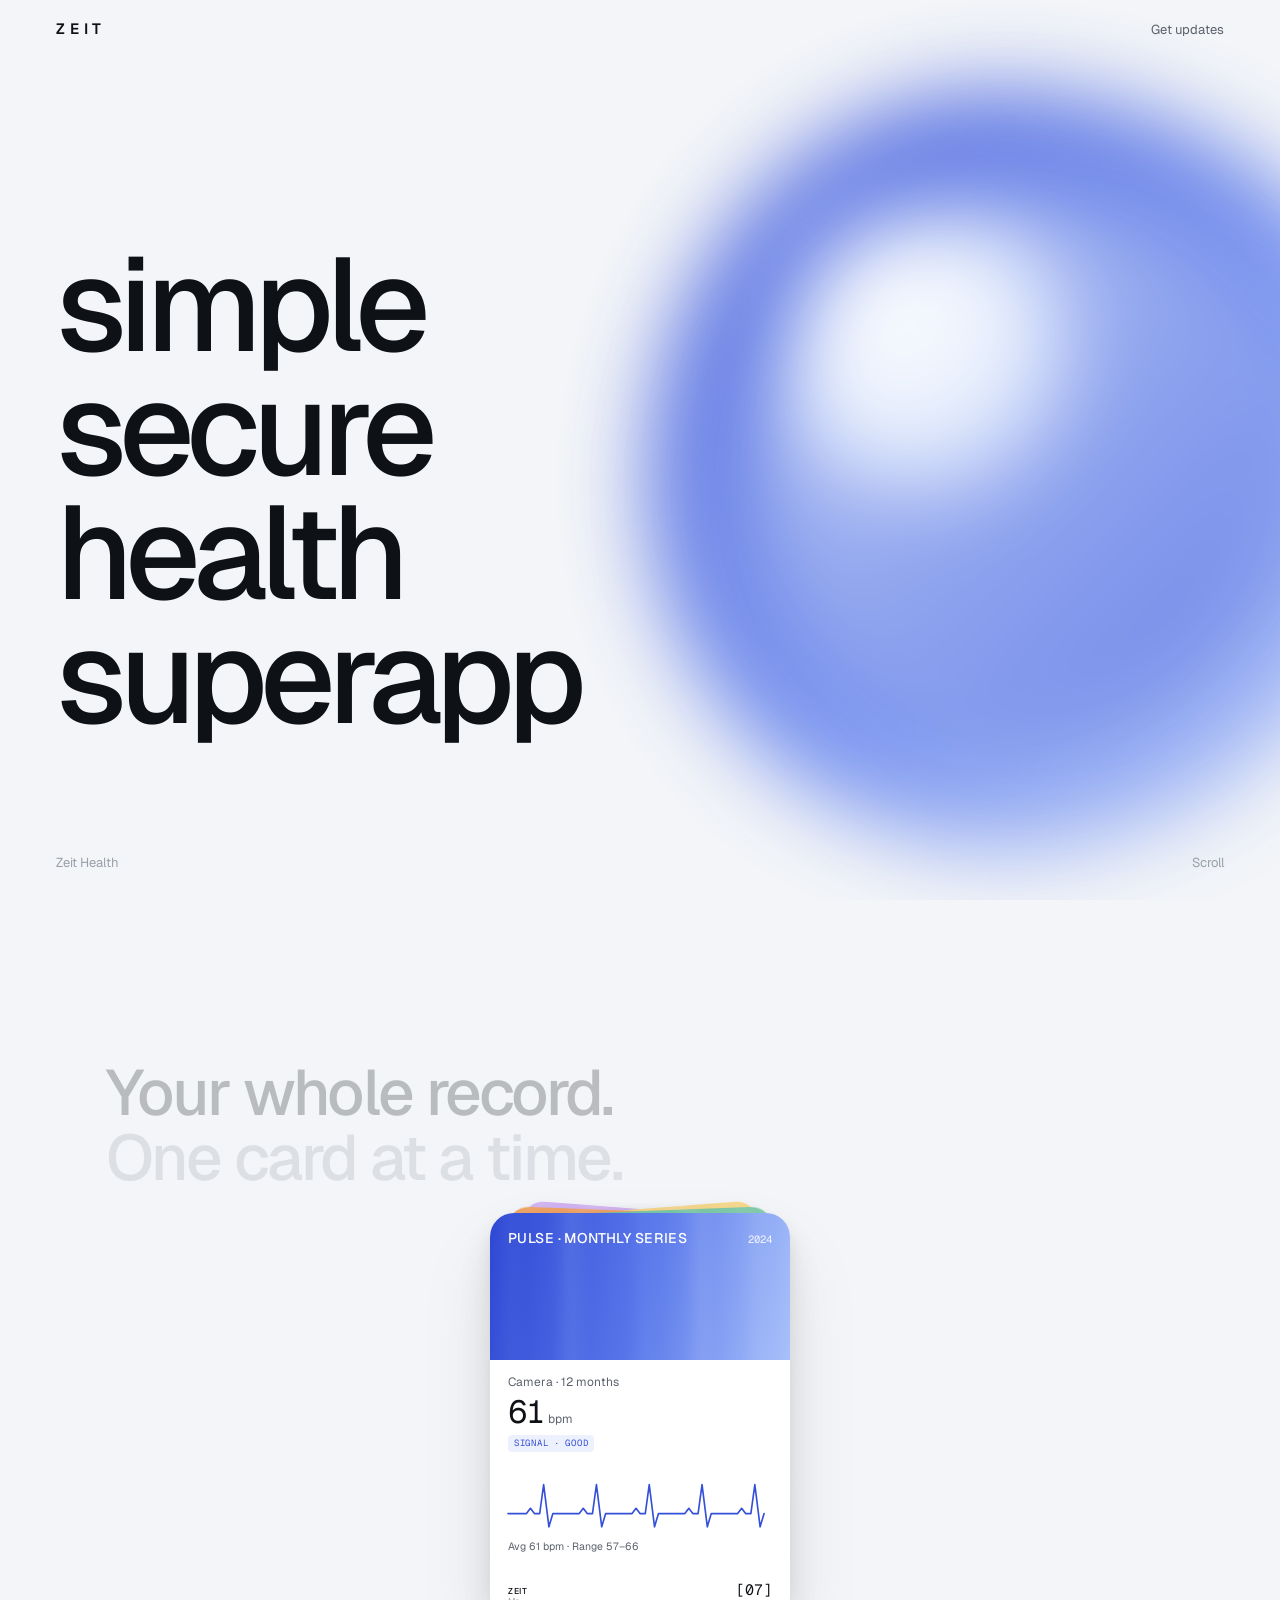
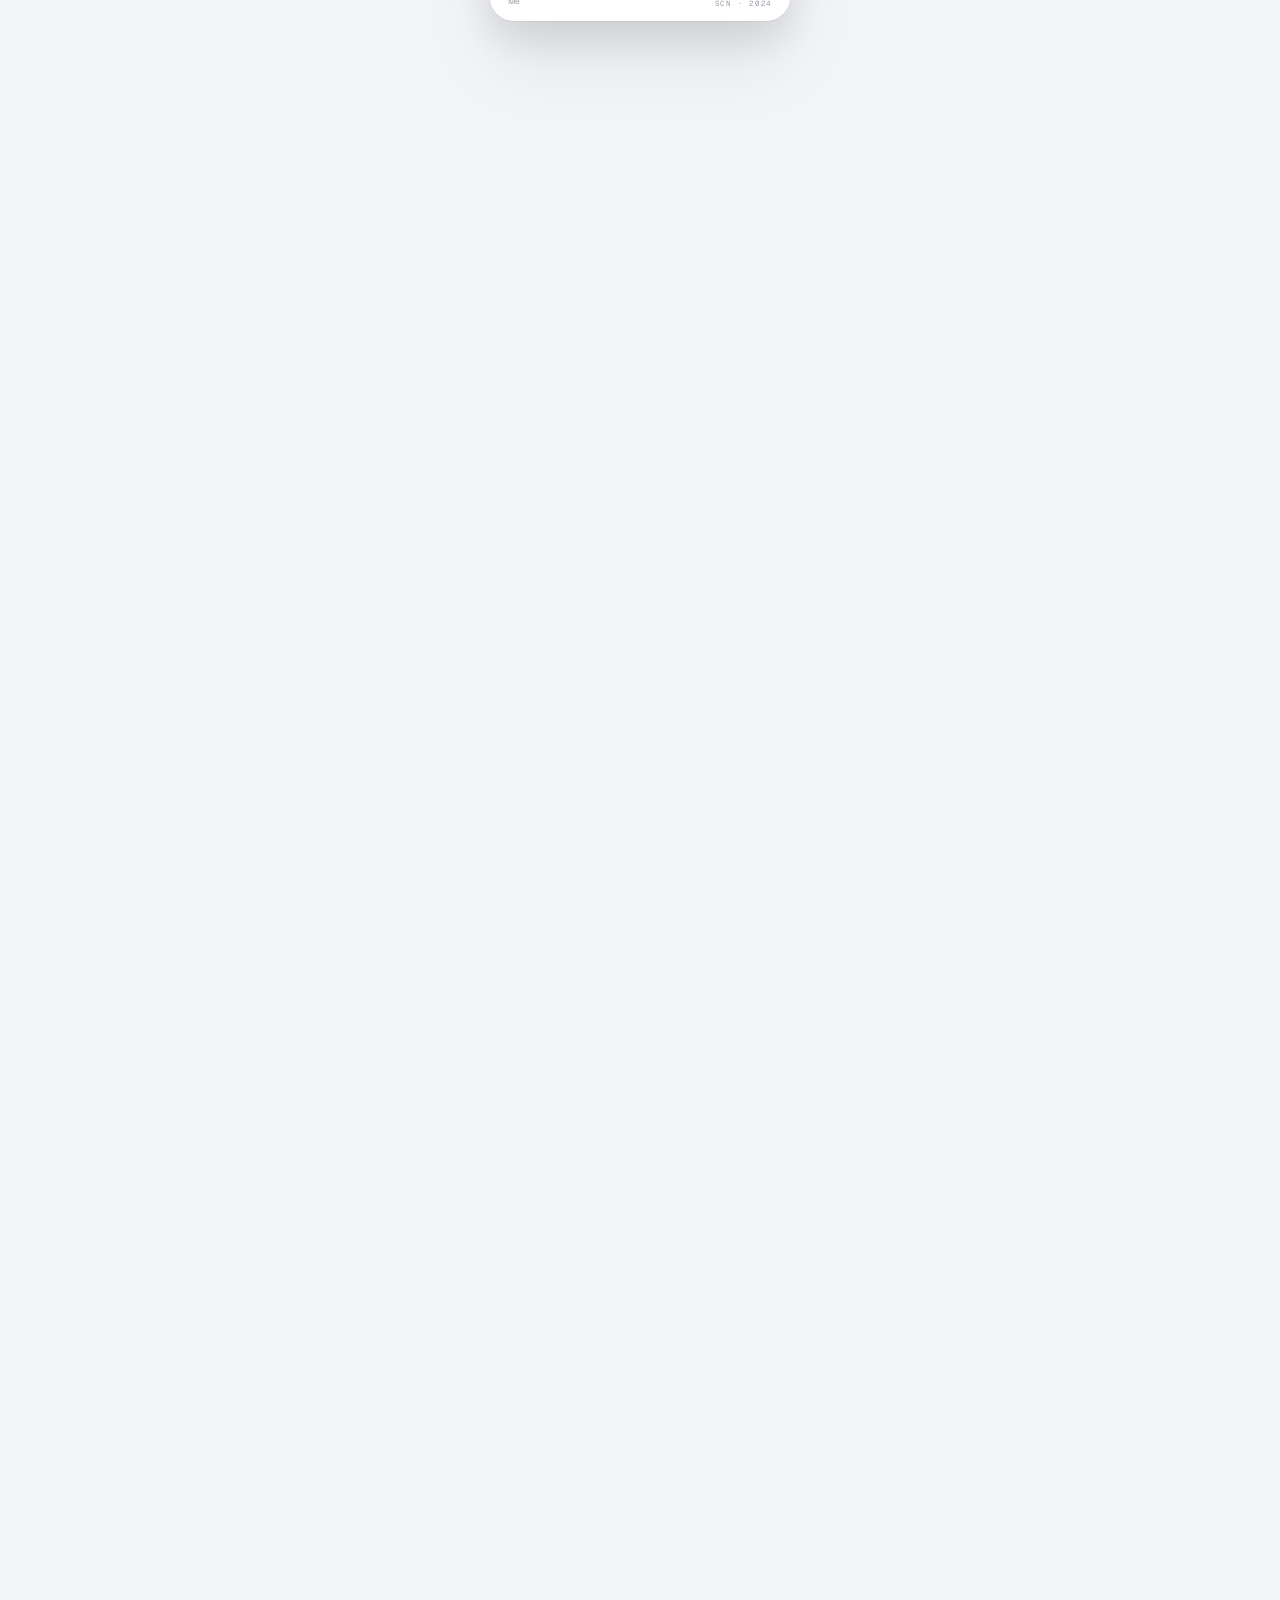
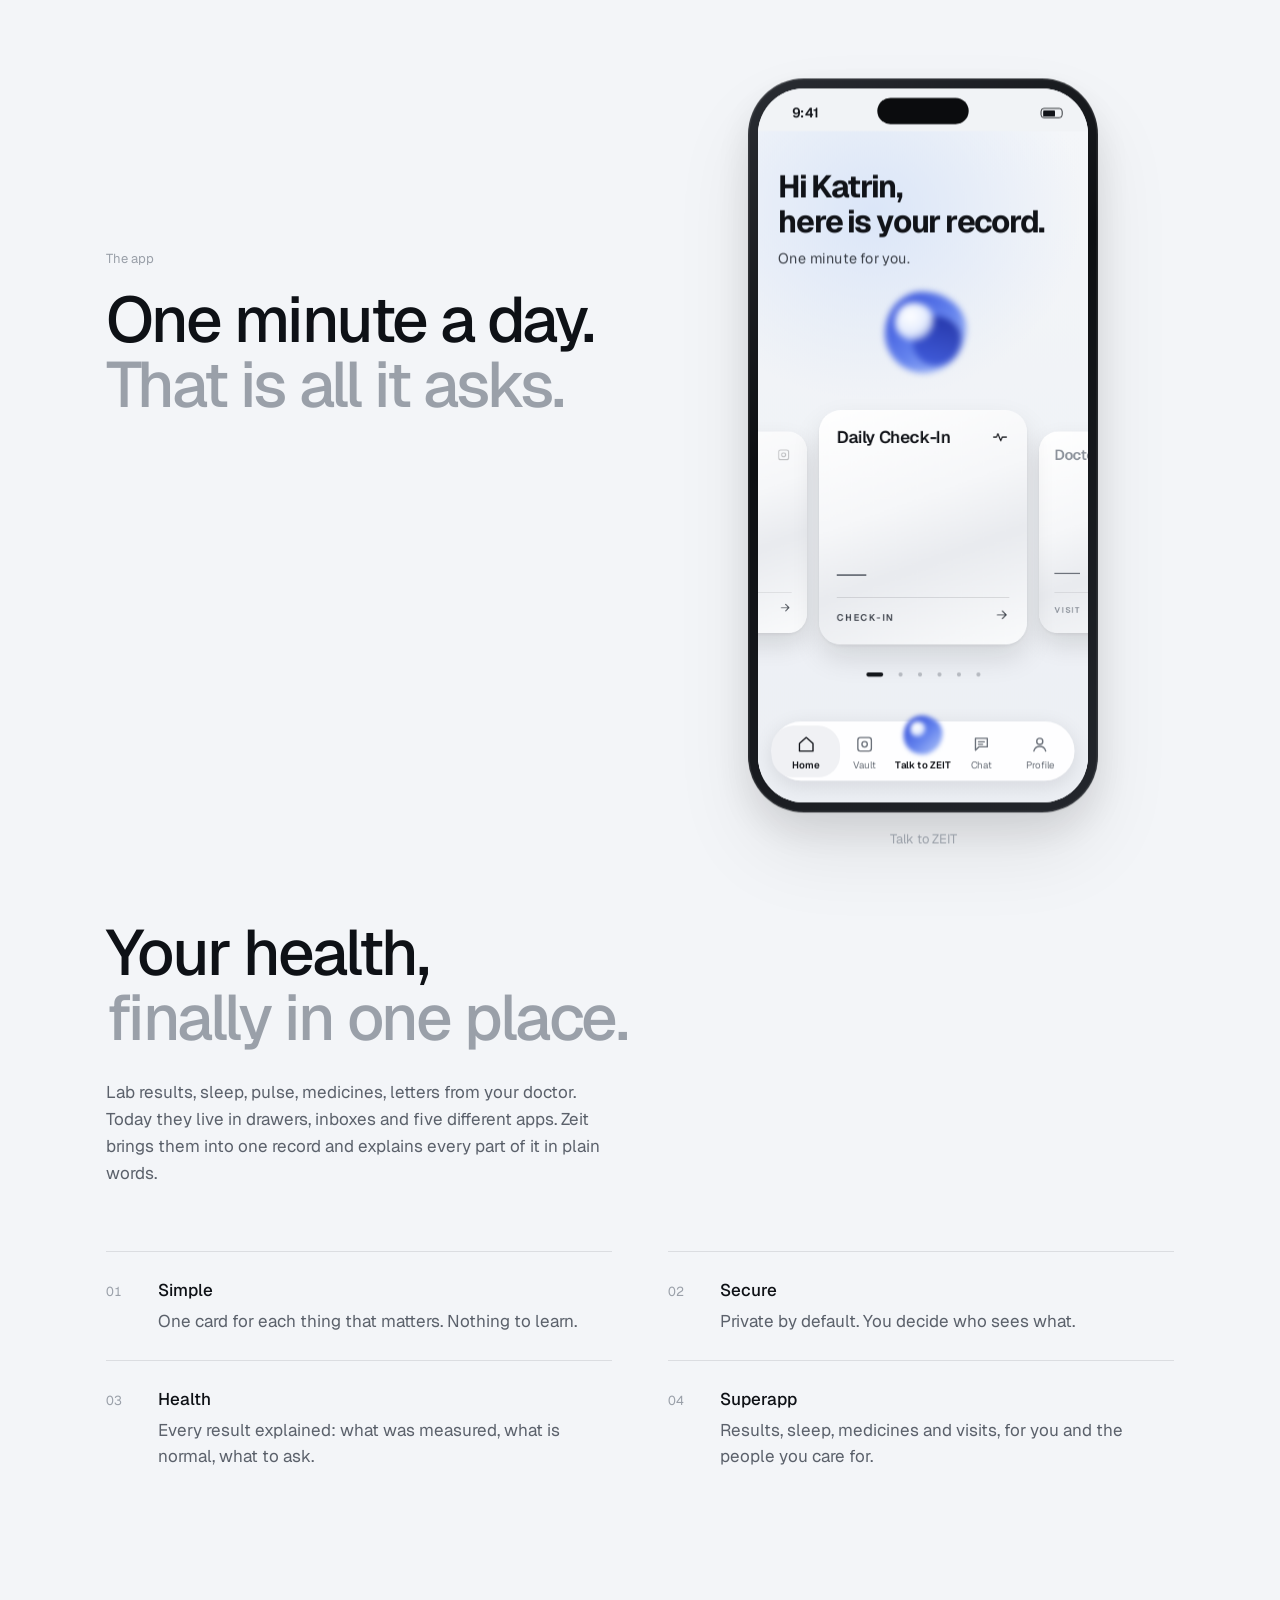
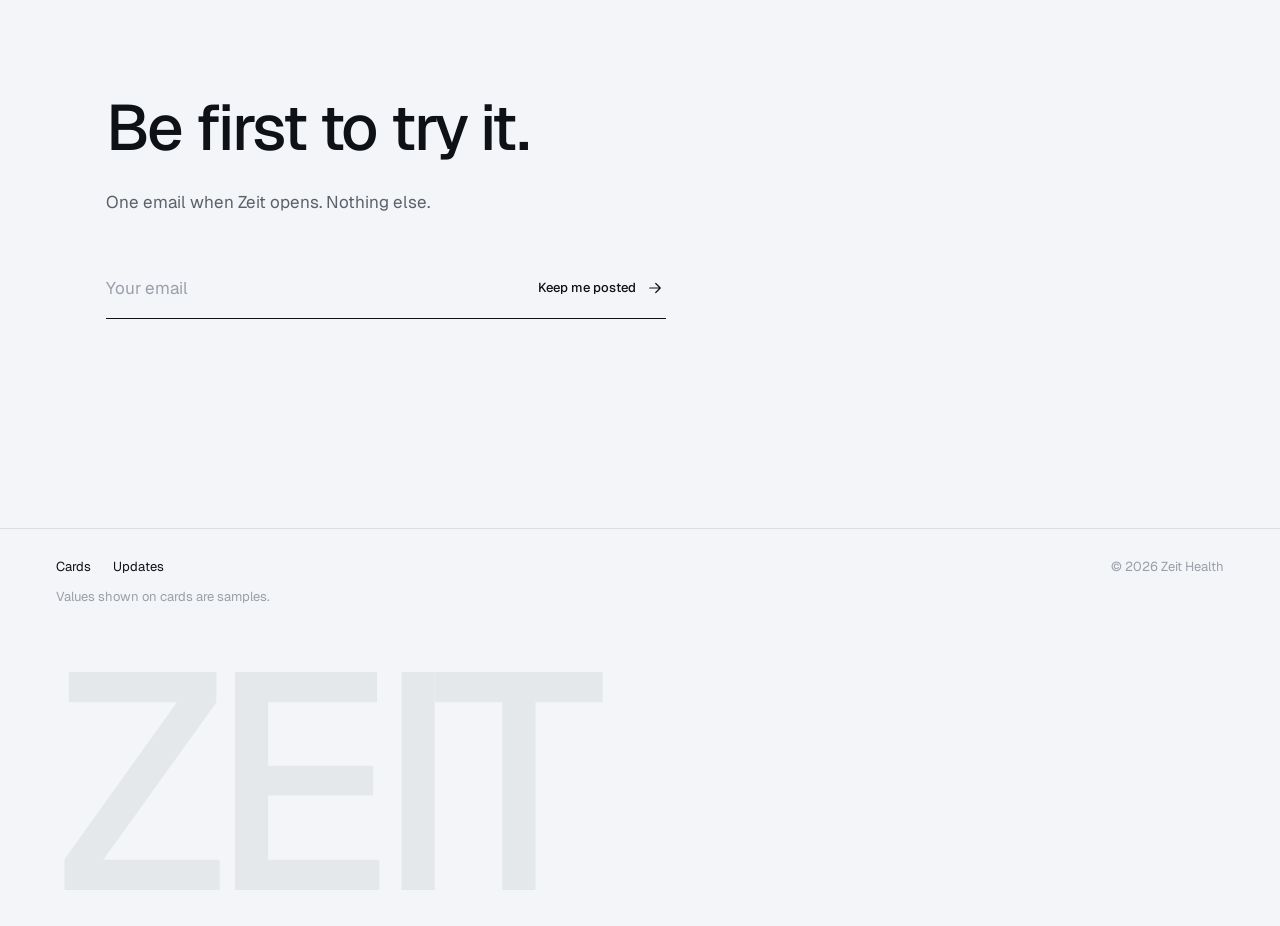
<file: share/zeit-health-v6.html>
<!doctype html>
<html lang="en">
<head>
  <meta charset="utf-8" />
  <meta name="viewport" content="width=device-width, initial-scale=1, viewport-fit=cover" />
  <title>Zeit Health — simple, secure health superapp</title>
  <meta name="description" content="Zeit Health keeps your results, sleep, pulse and medicines in one calm record. Simple, secure, made for the whole family." />
  <meta name="theme-color" content="#f3f5f8" />
  <meta property="og:type" content="website" />
  <meta property="og:title" content="Zeit Health" />
  <meta property="og:description" content="Simple. Secure. Health superapp." />
  <link rel="icon" href="[data-uri]" type="image/svg+xml" />
  <link rel="preconnect" href="https://fonts.googleapis.com" />
  <link rel="preconnect" href="https://fonts.gstatic.com" crossorigin />
  <link rel="stylesheet" href="https://fonts.googleapis.com/css2?family=Geist:wght@300;400;500;600&family=Geist+Mono:wght@400;500&display=swap" />
  <style>
/* Zeit Health — website v3.
   Direction: quiet and expensive. One typeface family (Geist, with Geist Mono for the card
   system), four text sizes, medium weights, a lot of air. Colour lives only in the orb and
   inside the cards; everything else is ink on a cool off-white.
   Mobile first at 375px. */

:root {
  /* colour */
  --ground: #f3f5f8;
  --surface: #ffffff;
  --surface-2: #f6f7f9;
  --ink: #0e1116;
  --ink-2: #5b616b;
  --ink-3: #9aa0a9;
  --hairline: rgba(14, 17, 22, 0.1);
  --blue: #3550d8;
  --danger: #b4231f;

  /* type: one family, four sizes */
  --font: 'Geist', -apple-system, BlinkMacSystemFont, 'Segoe UI', Roboto, 'Helvetica Neue', Arial, sans-serif;
  --mono: 'Geist Mono', ui-monospace, 'SF Mono', Menlo, Consolas, monospace;
  --t-small: 13px;
  --t-body: 17px;
  --t-h2: clamp(32px, 8.6vw, 64px);
  --t-hero: clamp(50px, 15.5vw, 132px);

  /* space: sections breathe */
  --page-pad: 24px;
  --section: 128px;

  /* depth (app elevation, softened) */
  --e1: 0 1px 2px rgba(12, 14, 18, 0.05), 0 8px 20px rgba(12, 14, 18, 0.05);
  --e2: 0 1px 2px rgba(12, 14, 18, 0.06), 0 18px 40px rgba(12, 14, 18, 0.10), 0 40px 80px rgba(12, 14, 18, 0.08);
  --e3: 0 -1px 3px rgba(12, 14, 18, 0.08), 0 -20px 50px rgba(12, 14, 18, 0.14);
  --ease: cubic-bezier(.16, .84, .24, 1);
}

* { box-sizing: border-box; -webkit-tap-highlight-color: transparent; }
html, body { margin: 0; overflow-x: clip; }
body {
  font-family: var(--font);
  font-size: var(--t-body);
  line-height: 1.5;
  color: var(--ink);
  background: var(--ground);
  -webkit-font-smoothing: antialiased;
  text-rendering: optimizeLegibility;
}
a { color: inherit; }
button { font: inherit; cursor: pointer; border: none; background: none; color: inherit; }
.pad { padding-left: var(--page-pad); padding-right: var(--page-pad); }
.small { font-size: var(--t-small); }
.soft { color: var(--ink-3); }
.sr-only { position: absolute; width: 1px; height: 1px; overflow: hidden; clip: rect(0 0 0 0); white-space: nowrap; }
:focus-visible { outline: 1.5px solid var(--ink); outline-offset: 4px; border-radius: 4px; }

.h2 {
  margin: 0; font-size: var(--t-h2); font-weight: 500;
  line-height: 1.02; letter-spacing: -0.04em; text-wrap: balance;
}
.lede { margin: 28px 0 0; max-width: 30em; font-size: var(--t-body); line-height: 1.6; color: var(--ink-2); }

/* ---- top bar: a wordmark and one link ---- */
.topbar {
  position: fixed; inset: 0 0 auto 0; z-index: 30;
  display: flex; align-items: center; justify-content: space-between;
  padding: 18px var(--page-pad);
  padding-top: max(18px, env(safe-area-inset-top));
  transition: background .4s ease, -webkit-backdrop-filter .4s ease, backdrop-filter .4s ease;
}
.topbar.scrolled { background: rgba(243, 245, 248, 0.78); -webkit-backdrop-filter: saturate(1.6) blur(20px); backdrop-filter: saturate(1.6) blur(20px); }
.wordmark { font-weight: 600; font-size: 15px; letter-spacing: 0.32em; text-decoration: none; }
.topbar-link { font-size: var(--t-small); text-decoration: none; color: var(--ink-2); transition: color .2s ease; }
.topbar-link:hover { color: var(--ink); }

/* ---- 1 · hero ---- */
.hero {
  position: relative; min-height: 100vh; min-height: 100svh;
  display: flex; flex-direction: column; justify-content: center;
  padding: 120px var(--page-pad) 40px;
  overflow: hidden;
}
.hero-words {
  position: relative; z-index: 1; margin: 0;
  display: flex; flex-direction: column;
  font-size: var(--t-hero); font-weight: 500;
  line-height: 0.94; letter-spacing: -0.055em;
  will-change: transform, opacity;
}
.hero-words .w { display: block; will-change: transform, opacity, filter; }
.js .hero-words .w { opacity: 0; transform: translateY(14px); filter: blur(6px); }
.hero-foot {
  position: absolute; left: var(--page-pad); right: var(--page-pad); bottom: max(28px, env(safe-area-inset-bottom));
  margin: 0; display: flex; justify-content: space-between;
  font-size: var(--t-small); color: var(--ink-3);
}

/* the orb: bigger, softer, sitting behind the words */
.hero-orb {
  position: absolute; z-index: 0; width: 118vw; max-width: 760px; aspect-ratio: 1;
  right: -38vw; top: 34%;
  filter: blur(42px); opacity: .85; will-change: transform;
}
.orb-blob { position: absolute; border-radius: 46% 54% 52% 48% / 52% 46% 54% 48%; animation: orbMorph 22s ease-in-out infinite; }
.orb-blob.b1 { inset: 0; background: linear-gradient(135deg, #2f49d6 0%, #6584ee 55%, #b7cbfa 100%); }
.orb-blob.b2 { inset: 14%; background: linear-gradient(315deg, #3c59de 0%, #d6e2fc 100%); opacity: .75; animation-duration: 27s; animation-delay: -6s; animation-direction: reverse; }
.orb-blob.b3 { inset: 16% 44% 46% 18%; background: radial-gradient(circle at 40% 36%, #ffffff 0%, #e4ecfe 50%, rgba(170, 195, 248, 0) 100%); animation-duration: 18s; animation-delay: -9s; }
@keyframes orbMorph {
  0%, 100% { border-radius: 46% 54% 52% 48% / 52% 46% 54% 48%; transform: rotate(0deg) scale(1); }
  33% { border-radius: 58% 42% 45% 55% / 48% 58% 42% 52%; transform: rotate(7deg) scale(1.04); }
  66% { border-radius: 44% 56% 58% 42% / 56% 44% 52% 48%; transform: rotate(-6deg) scale(0.97); }
}
.js .hero-orb { opacity: 0; }
.js .hero-orb.in { opacity: .85; transition: opacity 1.8s ease .3s; }

/* ---- 2 · the cards: pinned while the deck fans out ---- */
.cards { position: relative; height: 230vh; height: 230svh; }
.cards-stage {
  position: sticky; top: 0; height: 100vh; height: 100svh; overflow: hidden;
  display: flex; flex-direction: column; justify-content: center; gap: 28px;
  padding-top: 64px;
}
.cards-head { will-change: opacity, transform; }
.rail {
  --cw: min(66vw, 300px);
  position: relative; flex: none; height: calc(var(--cw) * 1.36 + 24px);
  user-select: none; -webkit-user-select: none; touch-action: pan-y;
  perspective: 1200px;
}
.rail-foot { display: flex; flex-direction: column; align-items: center; gap: 16px; will-change: opacity; }

.zc {
  position: absolute; top: 12px; left: 50%; width: var(--cw); margin-left: calc(var(--cw) / -2);
  will-change: transform, opacity; opacity: 0; cursor: pointer; outline: none;
  transform-style: preserve-3d;
}
.zc:focus-visible .zc-face { box-shadow: 0 0 0 2px var(--ink), var(--e2); }

/* ---- the CI card face ---- */
.zc-face {
  height: calc(var(--cw) * 1.36);
  border-radius: 24px; overflow: hidden; position: relative;
  background: var(--surface);
  box-shadow: var(--e1);
  display: flex; flex-direction: column;
  transition: box-shadow .5s var(--ease);
}
.zc.hi .zc-face { box-shadow: var(--e2); }
.zc-face::after { content: ""; position: absolute; inset: 0; z-index: 5; pointer-events: none; border-radius: inherit; background: var(--ground); opacity: var(--veil, 0); }
.zc-field { position: relative; flex: none; height: 36%; background: var(--g); color: #fff; overflow: hidden; }
.streaks {
  position: absolute; inset: -10% -20%; pointer-events: none; mix-blend-mode: soft-light; opacity: .55;
  background: linear-gradient(90deg,
    transparent 4%, rgba(255,255,255,.55) 6%, transparent 9%,
    transparent 17%, rgba(255,255,255,.35) 19.5%, transparent 21%,
    transparent 31%, rgba(255,255,255,.6) 33%, rgba(255,255,255,.2) 35%, transparent 38%,
    transparent 49%, rgba(255,255,255,.3) 51%, transparent 53%,
    transparent 62%, rgba(255,255,255,.5) 64.5%, transparent 67%,
    transparent 76%, rgba(255,255,255,.35) 78%, transparent 80%,
    transparent 88%, rgba(255,255,255,.55) 91%, transparent 94%);
  filter: blur(7px);
  animation: drift 34s ease-in-out infinite alternate;
}
@keyframes drift { from { transform: translateX(-3%); } to { transform: translateX(3%); } }
.zc-head { position: relative; z-index: 1; display: flex; justify-content: space-between; align-items: flex-start; gap: 10px; padding: 17px 18px 0; }
.zc-title { font-size: 14px; font-weight: 500; line-height: 1.15; letter-spacing: 0.03em; text-transform: uppercase; }
.zc-year { font-family: var(--mono); font-size: 10.5px; opacity: .9; padding-top: 2px; }
.zc-body { flex: 1; display: flex; flex-direction: column; padding: 13px 18px 14px; min-height: 0; }
.zc-label { font-size: 12px; color: var(--ink-2); }
.zc-hero { display: flex; align-items: baseline; gap: 5px; margin-top: 5px; }
.zc-num { font-size: 32px; font-weight: 400; letter-spacing: -0.04em; line-height: 1; font-variant-numeric: tabular-nums; }
.zc-unit { font-size: 12px; color: var(--ink-2); }
.zc-rx { font-family: Georgia, 'Times New Roman', serif; font-style: italic; font-size: 34px; line-height: 1; background: linear-gradient(135deg, #f0a64a, #f5c766); -webkit-background-clip: text; background-clip: text; color: transparent; }
.zc-tag { display: inline-block; margin-top: 7px; font-family: var(--mono); font-size: 9px; letter-spacing: 0.08em; padding: 2px 6px; border-radius: 4px; color: var(--blue); background: #edf1fd; align-self: flex-start; }
.zc-viz { margin-top: auto; padding-top: 4px; }
.zc-viz svg, .sb-viz svg { display: block; width: 100%; height: auto; overflow: visible; }
.zc-rows { display: flex; flex-direction: column; gap: 7px; margin-top: 10px; }
.zc-row { display: flex; align-items: center; gap: 8px; font-size: 10.5px; color: var(--ink-2); border-top: 1px solid var(--hairline); padding-top: 7px; }
.zc-row:first-child { border-top: 0; padding-top: 0; }
.zc-row .lab { flex: 1; min-width: 0; white-space: nowrap; overflow: hidden; text-overflow: ellipsis; }
.zc-row .track { position: relative; width: 38%; height: 1px; background: #e3e6eb; }
.zc-row .track i { left: 0; transition: left 1.1s var(--ease) .15s; position: absolute; top: 50%; width: 6px; height: 6px; margin: -3px 0 0 -3px; border-radius: 50%; background: var(--dot, #f08a5d); }
.live .track i { left: var(--x); }
.zc-row .dots { font-family: var(--mono); font-size: 9px; letter-spacing: 2px; color: var(--ink); }
.zc-row .pill-i { width: 14px; height: 7px; border-radius: 4px; background: linear-gradient(90deg, var(--pa, #f2b6c4) 50%, #fff 50%); box-shadow: inset 0 0 0 1px rgba(0,0,0,.08); transform: rotate(-30deg); flex: none; }
.zc-sub { font-size: 10.5px; line-height: 1.4; color: var(--ink-2); margin-top: 5px; }
.zc-foot { flex: none; display: flex; justify-content: space-between; align-items: flex-end; margin-top: auto; padding-top: 10px; }
.zc-me { font-size: 8.5px; font-weight: 500; line-height: 1.25; letter-spacing: 0.08em; color: var(--ink); }
.zc-me span { display: block; color: var(--ink-3); letter-spacing: 0; font-weight: 400; }
.zc-idx { text-align: right; font-family: var(--mono); font-size: 15px; line-height: 1; color: var(--ink); }
.zc-idx span { display: block; font-size: 7.5px; letter-spacing: 0.1em; color: var(--ink-3); margin-top: 3px; }

/* charts: one hairline weight everywhere; a line draws itself when its card arrives */
.draw { stroke-dasharray: var(--len, 600); stroke-dashoffset: var(--len, 600); }
.live .draw { stroke-dashoffset: 0; transition: stroke-dashoffset 1.4s var(--ease) .1s; }
.pop { opacity: 0; transform: scaleY(.2); transform-box: fill-box; transform-origin: bottom; }
.live .pop { opacity: 1; transform: none; transition: opacity .4s ease, transform .7s var(--ease); transition-delay: calc(var(--i, 0) * 35ms + 150ms); }

/* under the rail */
.mono-pill {
  font-family: var(--mono); font-size: 12px; letter-spacing: 0.18em; text-transform: uppercase;
  padding: 10px 20px; border-radius: 999px; border: 1px solid var(--hairline); color: var(--ink);
  min-height: 38px; transition: opacity .25s ease;
}
.rail-dots { display: flex; gap: 8px; justify-content: center; }
.rail-dot { width: 5px; height: 5px; border-radius: 50%; background: rgba(14, 17, 22, 0.16); transition: all .35s var(--ease); }
.rail-dot.on { background: var(--ink); width: 18px; border-radius: 3px; }

/* ---- 3 · the app in a phone ---- */
.product { padding-top: var(--section); padding-bottom: var(--section); display: grid; gap: 64px; justify-items: center; }
.product-copy { justify-self: stretch; }
.product-copy .small { margin: 0 0 18px; }
.phone {
  position: relative; margin: 0 0 40px; width: min(78vw, 350px);
  padding: 10px; border-radius: 56px;
  background: linear-gradient(145deg, #2a2d33, #0d0f12 40%, #24272d);
  box-shadow: inset 0 0 0 1.5px rgba(255,255,255,.08), var(--e2);
  will-change: transform;
}
.phone-screen { position: relative; aspect-ratio: 390 / 844; border-radius: 46px; overflow: hidden; background: #eef1f6; }
.phone-cap { position: absolute; left: 0; right: 0; bottom: -36px; margin: 0; text-align: center; }

/* ---- the app replica: built at the app's own 390 x 844, scaled by script to fit ---- */
.dev {
  position: absolute; left: 0; top: 0; width: 390px; height: 844px; transform-origin: 0 0;
  font-family: -apple-system, BlinkMacSystemFont, 'SF Pro Display', var(--font);
  color: #111318; background: #eef1f6; overflow: hidden;
  --spring: cubic-bezier(.2, .9, .25, 1);
}
.dev-status {
  position: absolute; inset: 0 0 auto 0; z-index: 6; height: 50px;
  display: flex; align-items: center; justify-content: space-between; padding: 8px 30px 0 40px;
  font-size: 16px; font-weight: 600; background: #f1f3f6;
}
.dev-status .island { position: absolute; left: 50%; top: 11px; width: 108px; height: 31px; margin-left: -54px; border-radius: 20px; background: #0b0c0e; }
.dev-status .bars { width: 26px; height: 12px; border-radius: 4px; border: 1.5px solid #111318; position: relative; }
.dev-status .bars::after { content: ""; position: absolute; inset: 1.5px 8px 1.5px 1.5px; background: #111318; border-radius: 1px; }
.dev-wash {
  position: absolute; inset: 50px 0 0 0;
  background: radial-gradient(90% 40% at 35% 12%, #dbe6f8 0%, rgba(219,230,248,0) 70%), linear-gradient(#f4f6f9, #eceff4);
}
.dev-home { position: absolute; inset: 50px 0 0 0; }
.dev-h { position: absolute; left: 24px; top: 46px; margin: 0; font-size: 37px; line-height: 1.12; font-weight: 700; letter-spacing: -0.045em; }
.dev-sub { position: absolute; left: 24px; top: 140px; margin: 0; font-size: 17px; line-height: 1.4; color: #3d424b; width: 330px; }
.dev-orb { position: absolute; left: 150px; top: 190px; width: 96px; height: 96px; filter: blur(3.5px); }
.dev-orb .orb-blob.b2 { inset: 30% 6% 8% 34%; background: linear-gradient(200deg, #1d2c9e, #3c59de); opacity: .9; }
.dev-orb .orb-blob.b3 { inset: 14% 40% 40% 12%; }
.dev-orb .orb-blob { animation-duration: 7s; }
.dev-orb .orb-blob.b2 { animation-duration: 9s; }
.dev-orb .orb-blob.b3 { animation-duration: 6s; }
.dev-rail { position: absolute; left: 0; right: 0; top: 330px; height: 290px; }
.dc {
  position: absolute; left: 72px; top: 0; width: 246px; height: 277px; border-radius: 26px;
  background: linear-gradient(160deg, #ffffff 0%, #f6f7f9 40%, #e9ebef 62%, #fafbfc 100%);
  box-shadow: 0 2px 4px rgba(12,14,18,.06), 0 16px 34px rgba(12,14,18,.12);
  transition: transform .62s var(--spring), opacity .5s ease;
}
.dc-t { position: absolute; left: 21px; top: 21px; width: 170px; font-size: 20px; font-weight: 600; line-height: 1.12; letter-spacing: -0.02em; }
.dc-i { position: absolute; right: 22px; top: 22px; width: 20px; height: 20px; }
.dc-i svg, .ni svg { width: 100%; height: 100%; fill: none; stroke: currentColor; stroke-width: 1.6; stroke-linecap: round; stroke-linejoin: round; }
.dc-dash { position: absolute; left: 21px; top: 194px; width: 35px; height: 1.5px; background: #6e737c; }
.dc-line { position: absolute; left: 21px; right: 21px; top: 221px; height: 1px; background: rgba(17,19,24,.12); }
.dc-l { position: absolute; left: 21px; top: 237px; font-size: 11px; font-weight: 600; letter-spacing: .16em; color: #3d424b; }
.dc-a { position: absolute; right: 21px; top: 233px; width: 18px; height: 18px; color: #3d424b; }
.dc-a svg { width: 100%; height: 100%; fill: none; stroke: currentColor; stroke-width: 1.6; stroke-linecap: round; stroke-linejoin: round; }
.dc.off { opacity: .55; }
.dc.off .dc-t, .dc.off .dc-l { color: #8c929b; }
.dc.off .dc-i { opacity: .25; }
.dev-rail.dragging .dc { transition: none; }
.dev-dots { position: absolute; left: 0; right: 0; top: 640px; display: flex; justify-content: center; gap: 18px; }
.dev-dots i { width: 5px; height: 5px; border-radius: 50%; background: #b9bdc4; transition: all .4s var(--spring); }
.dev-dots i.on { width: 20px; border-radius: 3px; background: #14171c; }

.dev-nav {
  position: absolute; left: 16px; right: 16px; bottom: 26px; height: 70px; z-index: 4;
  display: grid; grid-template-columns: repeat(5, 1fr); align-items: end;
  padding: 0 6px 10px; border-radius: 36px; background: rgba(255,255,255,.96);
  box-shadow: 0 6px 24px rgba(12,14,18,.10);
}
.ni { display: flex; flex-direction: column; align-items: center; gap: 4px; font-size: 11.5px; color: #6b717a; }
.ni svg { width: 24px; height: 24px; }
.ni.on { color: #111318; font-weight: 600; position: relative; }
.ni.on::before { content: ""; position: absolute; inset: -10px -6px -6px; border-radius: 26px; background: #f0f1f4; z-index: -1; }
.ni.talk b { font-size: 11.5px; font-weight: 600; color: #111318; font-variant-numeric: tabular-nums; }
.mini-orb { position: relative; width: 46px; height: 46px; margin-top: -26px; filter: blur(2.5px); }
.mini-orb .orb-blob { animation-duration: 6s; }


.dev-home { transition: transform .5s var(--spring), opacity .4s ease; }
.dev.talking .dev-home { transform: scale(.94); opacity: 0; }
.dev-talk {
  position: absolute; inset: 50px 0 0 0; z-index: 5; display: flex; flex-direction: column; align-items: center;
  padding: 0 30px; text-align: center;
  background: radial-gradient(80% 40% at 50% 34%, #e3ebfb 0%, rgba(227,235,251,0) 70%), #f6f7fa;
  opacity: 0; transform: translateY(40px); pointer-events: none;
  transition: opacity .35s ease, transform .5s var(--spring);
}
.dev.talking .dev-talk { opacity: 1; transform: none; }
.dt-head { position: relative; width: 100%; padding-top: 22px; display: flex; flex-direction: column; align-items: center; gap: 2px; }
.dt-k { font-size: 11px; font-weight: 600; letter-spacing: .16em; color: #6b717a; }
.dt-t { font-size: 18px; font-weight: 600; letter-spacing: -0.01em; }
.dt-x { position: absolute; right: -8px; top: 18px; width: 40px; height: 40px; border-radius: 50%; background: #fff; box-shadow: 0 2px 10px rgba(12,14,18,.08); display: flex; align-items: center; justify-content: center; font-size: 22px; color: #3d424b; }
.dt-orb { position: relative; width: 168px; height: 168px; margin-top: 58px; filter: blur(4px); transition: transform .6s var(--spring); }
.dt-orb .orb-blob.b2 { inset: 30% 6% 8% 34%; background: linear-gradient(200deg, #1d2c9e, #3c59de); opacity: .9; }
.dt-orb .orb-blob.b3 { inset: 14% 40% 40% 12%; }
.dt-ring { position: absolute; inset: -14%; border-radius: 50%; background: rgba(60, 89, 222, .16); opacity: 0; transform: scale(.85); }
.dev.listening .dt-ring { animation: listen 1.3s ease-in-out infinite; }
.dev.listening .dt-orb .orb-blob { animation-duration: 3.5s; }
.dev.speaking .dt-orb { animation: speak .5s ease-in-out infinite alternate; }
.dev.speaking .dt-orb .orb-blob { animation-duration: 4s; }
@keyframes listen { 0%, 100% { opacity: .2; transform: scale(.9); } 50% { opacity: .9; transform: scale(1.08); } }
@keyframes speak { from { transform: scale(.97); } to { transform: scale(1.04); } }
.dt-you { margin: 44px 0 0; min-height: 52px; font-size: 21px; line-height: 1.3; color: #6b717a; letter-spacing: -0.01em; }
.dt-zeit { margin: 18px 0 0; min-height: 96px; font-size: 25px; line-height: 1.28; font-weight: 600; letter-spacing: -0.025em; color: #111318; }
.dt-src { margin: 12px 0 0; min-height: 20px; font-size: 13px; color: #6b717a; opacity: 0; transition: opacity .4s ease; }
.dt-src.on { opacity: 1; }
.dt-state { position: absolute; left: 0; right: 0; bottom: 92px; margin: 0; font-size: 15px; color: #3d424b; transition: opacity .25s ease; }
.dt-type { position: absolute; left: 0; right: 0; bottom: 48px; margin: 0; font-size: 14px; color: #8c929b; }
.w-in { opacity: 0; animation: wIn .35s ease forwards; }
@keyframes wIn { from { opacity: 0; filter: blur(3px); } to { opacity: 1; filter: none; } }
.dev-finger {
  position: absolute; z-index: 9; width: 46px; height: 46px; margin: -23px 0 0 -23px; border-radius: 50%;
  background: rgba(17,19,24,.16); box-shadow: 0 0 0 1.5px rgba(255,255,255,.75), 0 4px 14px rgba(12,14,18,.12);
  opacity: 0; transform: scale(.7); pointer-events: none;
  transition: opacity .18s ease, transform .18s ease;
}
.dev-finger.down { opacity: 1; transform: none; }
.dev-finger.moving { transition: opacity .18s ease, transform .18s ease, left .42s cubic-bezier(.3,.7,.3,1), top .42s cubic-bezier(.3,.7,.3,1); }

/* ---- 4 · about: plain text and hairlines ---- */
.about { padding-top: 24px; padding-bottom: var(--section); }
.pillars { list-style: none; margin: 64px 0 0; padding: 0; border-top: 1px solid var(--hairline); }
.pillars li { display: grid; grid-template-columns: 44px 1fr; gap: 8px; padding: 26px 0; border-bottom: 1px solid var(--hairline); }
.pillars .n { font-size: var(--t-small); color: var(--ink-3); padding-top: 4px; font-variant-numeric: tabular-nums; }
.pillars b { display: block; font-size: var(--t-body); font-weight: 500; }
.pillars p { margin: 4px 0 0; color: var(--ink-2); line-height: 1.55; }

/* ---- 5 · opt-in: a line, not a box ---- */
.updates { padding-top: 24px; padding-bottom: var(--section); }
.optin-form {
  margin-top: 48px; display: flex; align-items: center; gap: 12px;
  border-bottom: 1px solid var(--ink); padding-bottom: 6px; max-width: 560px;
}
.optin-form input {
  flex: 1; min-width: 0; height: 48px; padding: 0; border: 0; background: transparent;
  font: inherit; font-size: var(--t-body); color: var(--ink); outline: none;
}
.optin-form input::placeholder { color: var(--ink-3); }
.optin-form input[aria-invalid="true"] { color: var(--danger); }
.optin-form button {
  flex: none; display: inline-flex; align-items: center; gap: 10px; height: 44px; padding: 0 2px;
  font-size: var(--t-small); font-weight: 500; transition: gap .3s var(--ease), opacity .2s ease;
}
.optin-form button:hover { gap: 14px; }
.optin-form button:disabled { opacity: .4; cursor: default; }
.optin-form:focus-within { border-bottom-color: var(--blue); }
.optin-msg { margin: 14px 0 0; min-height: 1.5em; color: var(--ink); }
.optin-msg.err { color: var(--danger); }

/* ---- 6 · footer ---- */
.footer { padding-top: 28px; padding-bottom: max(24px, env(safe-area-inset-bottom)); border-top: 1px solid var(--hairline); overflow: hidden; }
.foot-row { display: flex; justify-content: space-between; gap: 16px; flex-wrap: wrap; }
.foot-links { display: flex; gap: 22px; }
.foot-links a { text-decoration: none; }
.foot-note { margin: 10px 0 0; }
.foot-mark {
  margin-top: 56px; font-weight: 500; letter-spacing: -0.06em; line-height: .78;
  font-size: 34vw; color: rgba(14, 17, 22, 0.06); user-select: none; white-space: nowrap;
}

/* ---- reveals: one quiet move per block ---- */
.reveal { opacity: 0; transform: translateY(24px); transition: opacity 1s var(--ease), transform 1.2s var(--ease); }
.reveal.in { opacity: 1; transform: none; }

/* ---- the opened card ---- */
.scrim { position: fixed; inset: 0; z-index: 40; background: rgba(12, 14, 18, 0.36); opacity: 0; }
.sheet {
  position: fixed; left: 0; right: 0; bottom: 0; z-index: 41;
  max-height: 90vh; overflow: auto; overscroll-behavior: contain;
  background: var(--surface); border-radius: 30px 30px 0 0;
  box-shadow: var(--e3); transform: translateY(105%);
  padding-bottom: env(safe-area-inset-bottom);
}
.sheet-veil { position: relative; height: 160px; background: var(--g); color: #fff; overflow: hidden; border-radius: 30px 30px 0 0; }
.sheet-veil::after { content: ""; position: absolute; inset: auto 0 0 0; height: 70%; background: linear-gradient(to bottom, transparent, var(--surface)); }
.grab { position: absolute; top: 9px; left: 50%; width: 36px; height: 4px; margin-left: -18px; border-radius: 3px; background: rgba(255,255,255,.7); z-index: 2; }
.sheet-close {
  position: absolute; top: 16px; right: 16px; z-index: 2; width: 34px; height: 34px; border-radius: 50%;
  background: rgba(255, 255, 255, 0.92); display: flex; align-items: center; justify-content: center; color: var(--ink);
}
.veil-head { position: relative; z-index: 1; padding: 28px 64px 0 var(--page-pad); }
.veil-title { display: block; font-size: 17px; font-weight: 500; letter-spacing: 0.03em; text-transform: uppercase; }
.veil-year { display: block; font-family: var(--mono); font-size: 11px; margin-top: 4px; opacity: .9; }
.sheet-body { padding: 0 var(--page-pad) 28px; margin-top: -30px; position: relative; z-index: 1; }
.sb-label { font-size: var(--t-small); color: var(--ink-2); }
.sb-hero { display: flex; align-items: baseline; gap: 6px; margin-top: 4px; }
.sb-num { font-size: 56px; font-weight: 400; letter-spacing: -0.05em; line-height: 1; font-variant-numeric: tabular-nums; }
.sb-unit { font-size: 15px; color: var(--ink-2); }
.sb-viz { margin-top: 22px; padding: 16px; border-radius: 18px; background: var(--surface-2); }
.sb-rows { list-style: none; margin: 18px 0 0; padding: 0; }
.sb-rows li { display: flex; justify-content: space-between; gap: 12px; padding: 14px 0; border-top: 1px solid var(--hairline); font-size: 15px; }
.sb-rows li span:last-child { font-family: var(--mono); font-size: 12.5px; color: var(--ink-2); text-align: right; }
.sb-plain { margin: 18px 0 0; font-size: 15px; line-height: 1.6; color: var(--ink); }
.sb-plain b { display: block; font-size: var(--t-small); font-weight: 500; color: var(--blue); margin-bottom: 4px; }
.sb-foot { margin: 18px 0 0; font-size: 11px; color: var(--ink-3); text-align: center; }

/* ---- wider screens ---- */
@media (min-width: 760px) {
  :root { --page-pad: 56px; --section: 176px; }
  .hero-orb { right: -10vw; top: 10%; width: 70vw; }
  .product { grid-template-columns: 1fr 1fr; align-items: center; max-width: 1180px; margin: 0 auto; }
  .about, .updates { max-width: 1180px; margin: 0 auto; }
  .pillars { display: grid; grid-template-columns: 1fr 1fr; column-gap: 56px; border-top: 0; }
  .pillars li { border-top: 1px solid var(--hairline); border-bottom: 0; }
  .cards-head { max-width: 1180px; margin: 0 auto; width: 100%; }
  .sheet { left: 50%; right: auto; width: 460px; margin-left: -230px; }
  .foot-mark { font-size: 24vw; }
}

@media (prefers-reduced-motion: reduce) {
  .orb-blob, .streaks { animation: none; }
  .dc, .dev-talk, .dev-home { transition: none; }
  .cards { height: auto; }
  .cards-stage { position: relative; height: auto; padding: var(--section) 0; }
  .reveal, .js .hero-orb { opacity: 1; transform: none; transition: none; }
  .js .hero-words .w { opacity: 1; transform: none; filter: none; }
  .draw { stroke-dashoffset: 0; }
  .pop { opacity: 1; transform: none; }
  .zc-row .track i { left: var(--x); transition: none; }
}

</style>
  <script>document.documentElement.classList.add('js')</script>
</head>
<body>

  <header class="topbar">
    <a class="wordmark" href="#top" aria-label="Zeit Health home">ZEIT</a>
    <a class="topbar-link" href="#updates">Get updates</a>
  </header>

  <main id="top">

    <!-- 1 · HERO -->
    <section class="hero" id="hero" aria-label="Zeit Health">
      <div class="hero-orb" id="hero-orb" aria-hidden="true">
        <span class="orb-blob b1"></span>
        <span class="orb-blob b2"></span>
        <span class="orb-blob b3"></span>
      </div>
      <h1 class="hero-words" id="hero-words">
        <span class="w">simple</span>
        <span class="w">secure</span>
        <span class="w">health</span>
        <span class="w">superapp</span>
      </h1>
      <p class="hero-foot" id="hero-foot"><span>Zeit Health</span><span>Scroll</span></p>
    </section>

    <!-- 2 · THE CARDS: a deck that fans out into the rail as you scroll -->
    <section class="cards" id="cards" aria-labelledby="cards-h">
      <div class="cards-stage">
        <div class="cards-head pad" id="cards-head">
          <h2 id="cards-h" class="h2">Your whole record.<br /><span class="soft">One card at a time.</span></h2>
        </div>
        <div class="rail" id="rail" role="group" aria-label="Health cards, use arrow keys to browse"></div>
        <div class="rail-foot" id="rail-foot">
          <span class="mono-pill" id="pill" aria-live="polite"></span>
          <div class="rail-dots" id="dots" aria-hidden="true"></div>
        </div>
      </div>
    </section>

    <!-- 3 · THE APP -->
    <section class="product pad" aria-labelledby="product-h">
      <div class="product-copy">
        <p class="small soft">The app</p>
        <h2 id="product-h" class="h2">One minute a day.<br /><span class="soft">That is all it asks.</span></h2>
      </div>
      <figure class="phone" id="phone">
        <div class="phone-screen" id="phone-screen">
          <!-- a scripted copy of the app, laid out at its own 390 x 844 and scaled to fit:
               you swipe your cards, tap the orb and talk to it, and it answers from your record -->
          <div class="dev" id="dev" aria-hidden="true">
            <div class="dev-status"><span>9:41</span><span class="island"></span><span class="bars"></span></div>
            <div class="dev-wash"></div>
            <div class="dev-home" id="dev-home">
              <h3 class="dev-h">Hi Katrin,<br />here is your record.</h3>
              <p class="dev-sub">One minute for you.</p>
              <div class="dev-orb" id="dev-orb"><span class="orb-blob b1"></span><span class="orb-blob b2"></span><span class="orb-blob b3"></span></div>
              <div class="dev-rail" id="dev-rail"></div>
              <div class="dev-dots" id="dev-dots"></div>
            </div>
            <nav class="dev-nav" id="dev-nav">
              <span class="ni on"><svg viewBox="0 0 24 24"><path d="M4 11l8-7 8 7v9H4z"/></svg>Home</span>
              <span class="ni"><svg viewBox="0 0 24 24"><rect x="4" y="4" width="16" height="16" rx="3"/><circle cx="12" cy="12" r="3.2"/></svg>Vault</span>
              <span class="ni talk"><span class="mini-orb"><span class="orb-blob b1"></span><span class="orb-blob b3"></span></span><b>Talk to ZEIT</b></span>
              <span class="ni"><svg viewBox="0 0 24 24"><path d="M5 5h14v10H9l-4 4z"/><path d="M8.5 9h7M8.5 12h5"/></svg>Chat</span>
              <span class="ni"><svg viewBox="0 0 24 24"><circle cx="12" cy="8.5" r="3.6"/><path d="M5 20c1-4 4-5.5 7-5.5s6 1.5 7 5.5"/></svg>Profile</span>
            </nav>
            <!-- Talk to ZEIT, voice face: the orb, your words, ZEIT's answer -->
            <div class="dev-talk" id="dev-talk">
              <div class="dt-head"><span class="dt-k">QUESTIONS</span><span class="dt-t">Talk to ZEIT</span><span class="dt-x">&times;</span></div>
              <div class="dt-orb" id="dt-orb"><span class="orb-blob b1"></span><span class="orb-blob b2"></span><span class="orb-blob b3"></span><span class="dt-ring"></span></div>
              <p class="dt-you" id="dt-you"></p>
              <p class="dt-zeit" id="dt-zeit"></p>
              <p class="dt-src" id="dt-src"></p>
              <p class="dt-state" id="dt-state">Tap to talk</p>
              <p class="dt-type">Type it instead</p>
            </div>
            <span class="dev-finger" id="dev-finger"></span>
          </div>
        </div>
        <figcaption class="phone-cap small soft">Talk to ZEIT</figcaption>
      </figure>
    </section>

    <!-- 4 · ABOUT -->
    <section class="about pad" aria-labelledby="about-h">
      <h2 id="about-h" class="h2">Your health,<br /><span class="soft">finally in one place.</span></h2>
      <p class="lede">
        Lab results, sleep, pulse, medicines, letters from your doctor. Today they live in
        drawers, inboxes and five different apps. Zeit brings them into one record and
        explains every part of it in plain words.
      </p>
      <ol class="pillars">
        <li><span class="n">01</span><div><b>Simple</b><p>One card for each thing that matters. Nothing to learn.</p></div></li>
        <li><span class="n">02</span><div><b>Secure</b><p>Private by default. You decide who sees what.</p></div></li>
        <li><span class="n">03</span><div><b>Health</b><p>Every result explained: what was measured, what is normal, what to ask.</p></div></li>
        <li><span class="n">04</span><div><b>Superapp</b><p>Results, sleep, medicines and visits, for you and the people you care for.</p></div></li>
      </ol>
    </section>

    <!-- 5 · OPT-IN -->
    <section class="updates pad" id="updates" aria-labelledby="updates-h">
      <h2 id="updates-h" class="h2">Be first to try it.</h2>
      <p class="lede">One email when Zeit opens. Nothing else.</p>
      <form class="optin-form" id="optin" novalidate>
        <label class="sr-only" for="email">Email address</label>
        <input id="email" name="email" type="email" inputmode="email" autocomplete="email" placeholder="Your email" required />
        <button type="submit" aria-label="Keep me posted">
          <span>Keep me posted</span>
          <svg viewBox="0 0 24 24" width="18" height="18" fill="none" stroke="currentColor" stroke-width="1.6" stroke-linecap="round" stroke-linejoin="round" aria-hidden="true"><path d="M5 12h14M13 6l6 6-6 6"/></svg>
        </button>
      </form>
      <p class="optin-msg small" id="optin-msg" role="status" aria-live="polite"></p>
    </section>

  </main>

  <!-- 6 · FOOTER -->
  <footer class="footer pad">
    <div class="foot-row small">
      <nav class="foot-links" aria-label="Footer">
        <a href="#cards">Cards</a>
        <a href="#updates">Updates</a>
      </nav>
      <span class="soft">© <span id="year">2026</span> Zeit Health</span>
    </div>
    <p class="foot-note small soft">Values shown on cards are samples.</p>
    <div class="foot-mark" aria-hidden="true">ZEIT</div>
  </footer>

  <!-- the opened card: rises from the bottom wearing the card's colour -->
  <div class="scrim" id="scrim" hidden></div>
  <div class="sheet" id="sheet" role="dialog" aria-modal="true" aria-labelledby="sheet-title" hidden>
    <div class="sheet-veil">
      <span class="streaks" aria-hidden="true"></span>
      <div class="grab" aria-hidden="true"></div>
      <button class="sheet-close" id="sheet-close" aria-label="Close card">
        <svg viewBox="0 0 24 24" width="16" height="16" fill="none" stroke="currentColor" stroke-width="1.8" stroke-linecap="round"><path d="M6 6l12 12M18 6L6 18"/></svg>
      </button>
      <div class="veil-head">
        <span class="veil-title" id="sheet-title"></span>
        <span class="veil-year" id="sheet-year"></span>
      </div>
    </div>
    <div class="sheet-body" id="sheet-body"></div>
  </div>

  <script>
/* Zeit Health — website v3.
   Motion numbers come from the app (zeit-mvp/src/motion.js): the rail spring, the off-centre
   scale/opacity/drop, the -30px tuck, the press, the sheet rise and the greeting's blur-in.
   New for v3: the hero answers the scroll, the cards arrive as a stacked deck that fans out
   into the rail while the section is pinned, and the rail tilts in 3D under a drag.
   Plain JS; no framework, no build step. */

;(() => {
  const reduce = window.matchMedia('(prefers-reduced-motion: reduce)').matches

  // ---- Sign-up endpoint ------------------------------------------------------------------
  // Paste a form endpoint here (Formspree, Supabase function, Mailchimp, etc.). It receives a
  // JSON POST: { email, source }. Left empty, the form validates and thanks the visitor, but
  // NOTHING IS SAVED. Wire this before launch.
  const OPTIN_ENDPOINT = ''

  // ---- Springs (app: src/motion.js, named by job) ----------------------------------------
  const SPRING = { k: 380, c: 34, m: 1 }      // the rail's own move
  const SETTLE = { k: 320, c: 36, m: 1 }      // springSoft: arrivals
  const PRESS = { k: 500, c: 30, m: 1 }       // springPress
  const RISE = { k: 480, c: 44, m: 0.9 }      // springSheet: the sheet rise
  const CARD = { off: 0.88, offOpacity: 0.55, offDrop: 6, gap: -30, sweep: 3.1, press: 0.97, pressOff: 0.84 }
  const STAGGER = { greeting: 0.07, rail: 0.05 }
  const ENTER = { y: 14, blur: 6 }, ENTER_RAIL = { y: 26 }

  class Spring {
    constructor(value, cfg = SETTLE) { this.x = value; this.v = 0; this.to = value; this.cfg = cfg }
    set(to, delay = 0) {
      clearTimeout(this.t)
      if (reduce) { this.jump(to); return }
      if (delay > 0) this.t = setTimeout(() => { this.to = to; loop.wake() }, delay * 1000)
      else this.to = to
    }
    jump(to) { clearTimeout(this.t); this.x = to; this.to = to; this.v = 0 }
    step(dt) {
      const { k, c, m } = this.cfg
      this.v += ((-k * (this.x - this.to) - c * this.v) / m) * dt
      this.x += this.v * dt
    }
    get rest() { return Math.abs(this.x - this.to) < 0.005 && Math.abs(this.v) < 0.01 }
  }

  // one animation loop for the page; it sleeps when every spring is at rest
  const loop = (() => {
    const jobs = new Set()
    let raf = 0, last = 0
    function frame(t) {
      const dt = Math.min(0.05, (t - last) / 1000 || 0.016)
      last = t
      let busy = false
      jobs.forEach((job) => { if (job(dt)) busy = true })
      raf = busy ? requestAnimationFrame(frame) : 0
    }
    return {
      add(job) { jobs.add(job); this.wake() },
      wake() { if (!raf) { last = performance.now(); raf = requestAnimationFrame(frame) } },
    }
  })()

  function stepAll(springs, dt) {
    let busy = false
    const sub = 4, h = dt / sub
    for (const s of springs) {
      if (s.rest) { s.x = s.to; s.v = 0; continue }
      for (let i = 0; i < sub; i++) s.step(h)
      busy = true
    }
    return busy
  }
  const clamp01 = (v) => Math.max(0, Math.min(1, v))

  // ---- Charts (small SVGs, drawn in the CI's thin-line style) ----------------------------
  const pulsePath = () => {
    let d = 'M0 30', x = 0
    for (let b = 0; b < 5; b++) {
      d += ` L${x + 14} 30 L${x + 17} 26 L${x + 20} 30 L${x + 24} 30 L${x + 27} 8 L${x + 31} 40 L${x + 34} 30`
      x += 40
    }
    return d
  }
  const VIZ = {
    pulse: (big) => `<svg viewBox="0 0 200 46" aria-hidden="true"><path class="draw" d="${pulsePath()}" fill="none" stroke="#3550d8" stroke-width="1.25" stroke-linejoin="round" stroke-linecap="round"/></svg>`,
    sleep: (big) => {
      const lv = [1, 2, 3, 2, 3, 1, 0, 2, 3, 2, 1, 2, 3, 3, 1, 0, 2, 1], w = 200 / lv.length
      let d = `M0 ${8 + lv[0] * 10}`
      lv.forEach((l, i) => { d += ` H${(i * w).toFixed(1)} V${8 + l * 10} H${((i + 1) * w).toFixed(1)}` })
      const rem = lv.map((l, i) => l === 0 ? `<rect class="pop" style="--i:${i}" x="${(i * w + 1).toFixed(1)}" y="6" width="${(w - 2).toFixed(1)}" height="4" rx="2" fill="#f19a5a"/>` : '').join('')
      return `<svg viewBox="0 0 200 46" aria-hidden="true"><g stroke="#efe8f7" stroke-width=".75">${[8, 18, 28, 38].map((y) => `<line x1="0" x2="200" y1="${y}" y2="${y}"/>`).join('')}</g><path class="draw" d="${d}" fill="none" stroke="#c77fe6" stroke-width="1.25"/>${rem}</svg>`
    },
    bars: (vals, color, big) => {
      const max = Math.max(...vals), w = 200 / vals.length
      return `<svg viewBox="0 0 200 46" aria-hidden="true">${vals.map((v, i) => {
        const h = Math.max(3, (v / max) * 40)
        return `<rect class="pop" style="--i:${i}" x="${(i * w + w * 0.18).toFixed(1)}" y="${(44 - h).toFixed(1)}" width="${(w * 0.64).toFixed(1)}" height="${h.toFixed(1)}" rx="${big ? 3 : 2}" fill="${color}" opacity="${i === vals.length - 1 ? 1 : 0.45}"/>`
      }).join('')}</svg>`
    },
  }

  // ---- The cards (CI: colour field + white data half) ------------------------------------
  // Sample values only. They are labelled as sample data under the rail and in every sheet.
  const CARDS = [
    {
      id: 'pulse', title: 'Pulse · Monthly series', year: '2024', pill: 'Pulse · 72 bpm',
      g: 'linear-gradient(100deg, #2f48d4 0%, #5876ea 50%, #a8c1fa 100%)',
      label: 'Camera · 12 months', num: 61, unit: 'bpm', tag: 'SIGNAL · GOOD',
      viz: () => VIZ.pulse(), sub: 'Avg 61 bpm · Range 57–66',
      idx: '07', code: 'SCN · 2024',
      rows: [['Resting average', '61 bpm'], ['Range', '57–66 bpm'], ['Readings', '12 months'], ['Source', 'Phone camera']],
      plain: 'Your resting pulse has been steady all year and sits in a normal range for adults.',
    },
    {
      id: 'hba1c', title: 'HbA1c', year: '2023', pill: 'Blood result',
      g: 'linear-gradient(160deg, #ee9a4c 0%, #f4835f 55%, #f8b98c 100%)',
      label: 'Metabolic panel', num: 5.4, dec: 1, unit: '%',
      track: [['HbA1c 5.4 %', 62, '#e2456b'], ['Ref < 5.7 %', 66, '#f39a3c'], ['Watch: small rise', 58, '#f39a3c']],
      idx: '63', code: 'LAB · 2023',
      rows: [['HbA1c', '5.4 %'], ['Reference', 'below 5.7 %'], ['Last test', 'Mar 2023'], ['Trend', 'small rise']],
      plain: 'This shows your average blood sugar over about three months. 5.4 % is in the normal range.',
    },
    {
      id: 'sleep', title: 'Sleep · 30-day', year: '2024', pill: 'Sleep · 6 h 41',
      g: 'linear-gradient(165deg, #c59ff0 0%, #dda2ee 50%, #f2c9f1 100%)',
      label: 'Ring sensor', numText: '6h 58', unit: 'min',
      viz: () => VIZ.sleep(), sub: 'Avg 6 h 58 min · Best week 7 h 22',
      idx: '18', code: 'WRB · 2024',
      rows: [['Average night', '6 h 58 min'], ['Best week', '7 h 22 min'], ['Last night', '6 h 41 min'], ['Source', 'Smart ring']],
      plain: 'You are sleeping a little under seven hours on most nights. Your best week was in early spring.',
    },
    {
      id: 'folic', title: 'Folic acid 400 mg', year: '2021', pill: 'Medication',
      g: 'linear-gradient(170deg, #f7c46a 0%, #f9d86a 45%, #fbeca3 100%)',
      label: 'Daily', rx: true, unit: '400 µg',
      meds: [['400 µg', '●○○', '#f2b6c4'], ['With breakfast', '●●○', '#f6cf6a'], ['Paused 2022-06', '●○○', '#f6cf6a']],
      idx: '48', code: 'RX · 2021',
      rows: [['Dose', '400 µg daily'], ['When', 'with breakfast'], ['Started', '2021'], ['Status', 'paused 2022-06']],
      plain: 'A daily vitamin often taken before and during pregnancy. You paused it in June 2022.',
    },
    {
      id: 'vitd', title: 'Vitamin D', year: '2025', pill: 'Vitamin D · 32',
      g: 'linear-gradient(160deg, #4fb48c 0%, #7ccba3 50%, #c4ead2 100%)',
      label: 'Blood test · 5 results', num: 32, unit: 'ng/mL',
      viz: () => VIZ.bars([18, 21, 24, 27, 29, 32], '#3e9e78'), sub: 'Up from 18 in 2021 · Ref 30–100',
      idx: '22', code: 'LAB · 2025',
      rows: [['Latest', '32 ng/mL'], ['Reference', '30–100 ng/mL'], ['First result', '18 ng/mL · 2021'], ['Results', '5']],
      plain: 'Your vitamin D has climbed back into the normal range over the last four years.',
    },
  ]

  const fmt = (c, v) => c.dec ? v.toFixed(c.dec) : Math.round(v).toLocaleString('en-US')

  function heroHTML(c, big) {
    const cls = big ? 'sb' : 'zc'
    if (c.rx) return `<div class="${cls}-hero"><span class="zc-rx">Rx</span><span class="${cls}-unit" style="margin-left:auto">${c.unit}</span></div>`
    const val = c.numText ? c.numText : fmt(c, c.num)
    return `<div class="${cls}-hero"><span class="${cls}-num"${c.num != null ? ` data-v="${c.num}"` : ''}>${val}</span><span class="${cls}-unit">${c.unit}</span></div>`
  }

  function faceHTML(c) {
    let mid = ''
    if (c.track) mid = `<div class="zc-rows">${c.track.map(([l, x, col]) => `<div class="zc-row"><span class="lab">${l}</span><span class="track"><i style="--x:${x}%;--dot:${col}"></i></span></div>`).join('')}</div>`
    else if (c.meds) mid = `<div class="zc-rows">${c.meds.map(([l, d, col]) => `<div class="zc-row"><span class="pill-i" style="--pa:${col}"></span><span class="lab">${l}</span><span class="dots">${d}</span></div>`).join('')}</div>`
    else mid = `${c.tag ? `<span class="zc-tag">${c.tag}</span>` : ''}<div class="zc-viz">${c.viz()}</div><div class="zc-sub">${c.sub}</div>`
    return `<div class="zc-face" style="--g:${c.g}">` +
      `<div class="zc-field"><span class="streaks" aria-hidden="true"></span><div class="zc-head"><span class="zc-title">${c.title}</span><span class="zc-year">${c.year}</span></div></div>` +
      `<div class="zc-body"><span class="zc-label">${c.label}</span>${heroHTML(c)}${mid}` +
      `<div class="zc-foot"><span class="zc-me">ZEIT<span>Me</span></span><span class="zc-idx">[${c.idx}]<span>${c.code}</span></span></div></div>` +
      `</div>`
  }

  // ---- Hero: words arrive into focus, then the orb ---------------------------------------
  const words = [...document.querySelectorAll('.hero-words .w')].map((el, i) => {
    const o = new Spring(0, SETTLE)
    o.set(1, 0.12 + i * STAGGER.greeting)
    return { el, o }
  })
  loop.add((dt) => {
    const busy = stepAll(words.map((w) => w.o), dt)
    for (const w of words) {
      const p = w.o.x
      w.el.style.transform = `translateY(${(1 - p) * ENTER.y}px)`
      w.el.style.opacity = clamp01(p)
      w.el.style.filter = p > 0.995 ? 'none' : `blur(${Math.max(0, (1 - p) * ENTER.blur).toFixed(2)}px)`
    }
    return busy
  })
  const heroOrb = document.getElementById('hero-orb')
  const heroWords = document.getElementById('hero-words')
  const heroFoot = document.getElementById('hero-foot')
  requestAnimationFrame(() => heroOrb.classList.add('in'))

  // ---- The rail (app: CardRail.jsx + motion.js CARD) -------------------------------------
  // `spread` runs 0 -> 1 with the scroll while the section is pinned: at 0 the cards are a
  // stacked deck, at 1 they are the app's rail. Every card's target is a blend of the two, and
  // the app's rail spring follows the target, so the scroll never feels mechanical.
  const rail = document.getElementById('rail')
  const dotsEl = document.getElementById('dots')
  const pill = document.getElementById('pill')
  const cardsSec = document.getElementById('cards')
  const cardsHead = document.getElementById('cards-head')
  const railFoot = document.getElementById('rail-foot')
  const n = CARDS.length

  let focus = 0, spread = reduce ? 1 : 0, drag = null, cw = 260
  const step = () => cw + CARD.gap
  const tilt = new Spring(0, PRESS)

  const els = CARDS.map((c, i) => {
    const el = document.createElement('div')
    el.className = 'zc'
    el.setAttribute('role', 'button')
    el.dataset.i = i
    el.innerHTML = faceHTML(c)
    rail.appendChild(el)
    el.querySelectorAll('.draw').forEach((p) => p.style.setProperty('--len', Math.ceil(p.getTotalLength())))
    const dot = document.createElement('span')
    dot.className = 'rail-dot'
    dotsEl.appendChild(dot)
    return {
      el, dot, c, drawn: false,
      x: new Spring(0, SPRING), y: new Spring(ENTER_RAIL.y, SPRING), s: new Spring(1, SPRING),
      o: new Spring(0, SPRING), r: new Spring(0, SPRING), p: new Spring(1, PRESS), v: new Spring(0, SPRING),
    }
  })
  const measure = () => { cw = els[0].el.offsetWidth || 260 }
  measure()

  const delta = (i) => { const raw = i - focus; return raw - n * Math.round(raw / n) }
  const lerp = (a, b, t) => a + (b - a) * t
  const ease = (t) => 1 - Math.pow(1 - t, 3)

  function layout() {
    const t = ease(spread), open = spread > 0.98
    els.forEach((k, i) => {
      const d = delta(i), ad = Math.abs(d), centred = d === 0
      // the deck: cards stacked behind the top one, each a little higher, smaller and turned
      const deckY = -ad * 14, deckS = 1 - ad * 0.06, deckR = d * 2.2, deckO = ad <= 2 ? 1 : 0
      // the rail: the app's resting layout
      // two either side: the second pair is smaller, fainter and tucked under the first
      const railX = ad <= 1 ? d * step() : Math.sign(d) * step() * 1.72
      const railY = centred ? 0 : CARD.offDrop * ad
      const railS = centred ? 1 : ad === 1 ? CARD.off : CARD.off * 0.88
      // side cards stay solid and fade toward the page colour, so overlaps never show through
      const railO = ad <= 2 ? 1 : 0
      const railV = centred ? 0 : ad === 1 ? 1 - CARD.offOpacity : 0.72
      k.x.set(lerp(0, railX, t))
      k.y.set(lerp(deckY, railY, t))
      k.s.set(lerp(deckS, railS, t))
      k.r.set(lerp(deckR, 0, t))
      k.o.set(lerp(deckO, railO, t))
      k.v.set(lerp(ad * 0.12, railV, t))

      const visible = open && ad <= 2
      k.el.classList.toggle('hi', centred)
      k.el.style.zIndex = 10 - ad
      k.el.style.pointerEvents = visible ? 'auto' : 'none'
      k.el.tabIndex = centred ? 0 : -1
      k.el.setAttribute('aria-hidden', ad <= 2 ? 'false' : 'true')
      k.el.setAttribute('aria-label', 'Open ' + k.c.title + ' card')
      k.dot.classList.toggle('on', centred)
    })
    cardsHead.style.opacity = reduce ? 1 : clamp01(0.25 + spread * 1.5)
    cardsHead.style.transform = reduce ? '' : `translateY(${(1 - t) * 18}px)`
    railFoot.style.opacity = reduce ? 1 : clamp01((spread - 0.6) / 0.35)
    loop.wake()
  }

  loop.add((dt) => {
    const busy = stepAll(els.flatMap((k) => [k.x, k.y, k.s, k.o, k.r, k.p, k.v]).concat(tilt), dt)
    const dx = drag ? drag.dx : 0
    for (const k of els) {
      k.el.style.transform = `translate3d(${k.x.x + dx}px, ${k.y.x}px, 0) rotateY(${tilt.x}deg) rotateZ(${k.r.x}deg) scale(${k.s.x * k.p.x})`
      k.el.style.opacity = clamp01(k.o.x)
      k.el.style.setProperty('--veil', clamp01(k.v.x).toFixed(3))
    }
    return busy || !!drag
  })

  // the centred card comes alive: its line draws and its number counts up, once
  function wake(k) {
    if (k.drawn || spread < 0.9) return
    k.drawn = true
    k.el.classList.add('live')
    const num = k.el.querySelector('.zc-num[data-v]')
    if (!num || reduce) return
    const to = +num.dataset.v, t0 = performance.now(), dur = 1100
    const tick = (now) => {
      const p = Math.min(1, (now - t0) / dur), e = 1 - Math.pow(1 - p, 3)
      num.textContent = fmt(k.c, to * e)
      if (p < 1) requestAnimationFrame(tick)
    }
    requestAnimationFrame(tick)
  }

  let pillTimer = 0
  function setPill(text) {
    clearTimeout(pillTimer)
    if (reduce || !pill.textContent) { pill.textContent = text; return }
    pill.style.opacity = 0
    pillTimer = setTimeout(() => { pill.textContent = text; pill.style.opacity = 1 }, 200)
  }

  function setFocus(i, moveDomFocus) {
    focus = (i + n) % n
    layout()
    setPill(CARDS[focus].pill)
    setTimeout(() => wake(els[focus]), 200)
    if (moveDomFocus) els[focus].el.focus({ preventScroll: true })
  }

  // the scroll drives the spread while the section is pinned
  function onCardsScroll() {
    if (reduce) return
    const r = cardsSec.getBoundingClientRect()
    const run = cardsSec.offsetHeight - window.innerHeight
    const p = clamp01(-r.top / (run * 0.7))
    if (Math.abs(p - spread) < 0.001) return
    spread = p
    layout()
    if (spread > 0.9) { wake(els[focus]); setTimeout(() => els.forEach(wake), 500) }
  }

  layout()
  setPill(CARDS[0].pill)
  if (reduce) wake(els[0])
  window.addEventListener('resize', () => { measure(); layout() })

  // ---- Gestures: a swipe only when it clearly travels or flicks; anything else is a tap ----
  // While dragging, the rail turns toward the finger: a small 3D tilt that springs back.
  const SWIPE = 44, FLICK = 520
  rail.addEventListener('pointerdown', (e) => {
    if (e.button !== 0 || !e.isPrimary || spread < 0.98) return
    const cardEl = e.target.closest('.zc')
    if (!cardEl) return
    const i = +cardEl.dataset.i
    drag = { i, x: e.clientX, t: performance.now(), pid: e.pointerId, dx: 0 }
    els[i].p.set(delta(i) === 0 ? CARD.press : CARD.pressOff / CARD.off)
    loop.wake()
  })
  window.addEventListener('pointermove', (e) => {
    if (!drag || e.pointerId !== drag.pid) return
    drag.dx = e.clientX - drag.x
    if (!reduce) tilt.set(Math.max(-14, Math.min(14, drag.dx / 9)))
  })
  function endGesture(e) {
    if (!drag || e.pointerId !== drag.pid) return
    const g = drag
    drag = null
    els[g.i].p.set(1)
    tilt.set(0)
    els.forEach((k) => { k.x.x += g.dx })   // the release continues from where the finger was
    if (e.type === 'pointercancel') { layout(); return }
    const vx = (g.dx / Math.max(performance.now() - g.t, 1)) * 1000
    if (g.dx < -SWIPE || (vx < -FLICK && g.dx < -14)) return setFocus(focus + 1)
    if (g.dx > SWIPE || (vx > FLICK && g.dx > 14)) return setFocus(focus - 1)
    setFocus(g.i)
    openCard(g.i)
  }
  window.addEventListener('pointerup', endGesture)
  window.addEventListener('pointercancel', endGesture)

  rail.addEventListener('keydown', (e) => {
    if (e.key === 'ArrowRight') { e.preventDefault(); setFocus(focus + 1, true) }
    else if (e.key === 'ArrowLeft') { e.preventDefault(); setFocus(focus - 1, true) }
    else if (e.key === 'Enter' || e.key === ' ') { e.preventDefault(); openCard(focus) }
  })

  // ---- The opened card: rises from the bottom wearing the card's colour -------------------
  const scrim = document.getElementById('scrim')
  const sheetEl = document.getElementById('sheet')
  const sheetBody = document.getElementById('sheet-body')
  const sheetY = new Spring(105, RISE)
  let openIdx = -1, lastFocus = null

  loop.add((dt) => {
    const busy = stepAll([sheetY], dt)
    sheetEl.style.transform = `translateY(${sheetY.x}%)`
    if (!busy && openIdx === -1 && !sheetEl.hidden) { sheetEl.hidden = true; scrim.hidden = true }
    return busy
  })

  function openCard(i) {
    const c = CARDS[i]
    openIdx = i
    lastFocus = document.activeElement
    sheetEl.style.setProperty('--g', c.g)
    document.getElementById('sheet-title').textContent = c.title
    document.getElementById('sheet-year').textContent = c.year
    const big = c.track
      ? `<div class="zc-rows" style="gap:10px">${c.track.map(([l, x, col]) => `<div class="zc-row" style="font-size:13px"><span class="lab">${l}</span><span class="track" style="width:45%"><i style="left:${x}%;--dot:${col}"></i></span></div>`).join('')}</div>`
      : c.meds
        ? `<div class="zc-rows" style="gap:10px">${c.meds.map(([l, d, col]) => `<div class="zc-row" style="font-size:13px"><span class="pill-i" style="--pa:${col}"></span><span class="lab">${l}</span><span class="dots">${d}</span></div>`).join('')}</div>`
        : c.viz()
    sheetBody.innerHTML =
      `<span class="sb-label">${c.label}</span>${heroHTML(c, true)}` +
      `<div class="sb-viz live">${big}</div>` +
      `<ul class="sb-rows">${c.rows.map(([a, b]) => `<li><span>${a}</span><span>${b}</span></li>`).join('')}</ul>` +
      `<p class="sb-plain"><b>In plain words</b>${c.plain}</p>` +
      `<p class="sb-foot">Sample data · a preview of the Zeit app</p>`
    sheetBody.querySelectorAll('.draw').forEach((p) => p.style.setProperty('--len', 0))
    sheetEl.hidden = false; scrim.hidden = false
    sheetEl.style.pointerEvents = scrim.style.pointerEvents = 'auto'
    sheetEl.scrollTop = 0
    sheetY.jump(105); sheetY.set(0)
    scrim.style.transition = 'opacity .26s cubic-bezier(.16,.84,.24,1)'
    requestAnimationFrame(() => { scrim.style.opacity = 1 })
    document.body.style.overflow = 'hidden'
    loop.wake()
    document.getElementById('sheet-close').focus({ preventScroll: true })
  }
  function closeCard() {
    if (openIdx === -1) return
    openIdx = -1
    // the page is usable the moment you close; the sheet just finishes leaving
    sheetEl.style.pointerEvents = scrim.style.pointerEvents = 'none'
    sheetY.set(105)
    scrim.style.transition = 'opacity .2s cubic-bezier(.4,0,1,1)'
    scrim.style.opacity = 0
    document.body.style.overflow = ''
    loop.wake()
    if (reduce) { sheetEl.hidden = true; scrim.hidden = true }
    if (lastFocus) lastFocus.focus({ preventScroll: true })
  }
  scrim.addEventListener('click', closeCard)
  document.getElementById('sheet-close').addEventListener('click', closeCard)
  document.addEventListener('keydown', (e) => { if (e.key === 'Escape') closeCard() })

  // ---- Small things: top bar edge, reveals, sign-up, year --------------------------------
  const topbar = document.querySelector('.topbar')
  const phone = document.getElementById('phone')

  // one scroll handler, once per frame: the top bar, the hero, the deck and the phone
  let ticking = false
  function onScroll() {
    ticking = false
    const y = window.scrollY, vh = window.innerHeight
    topbar.classList.toggle('scrolled', y > 8)
    if (!reduce) {
      // the hero lifts away and the orb sinks a little slower than the page
      const hp = clamp01(y / (vh * 0.8))
      heroWords.style.transform = `translateY(${-hp * 60}px)`
      heroWords.style.opacity = 1 - hp * 0.9
      heroFoot.style.opacity = 1 - hp * 2
      heroOrb.style.transform = `translateY(${hp * 90}px) scale(${1 + hp * 0.15})`
      // the phone drifts against the scroll, just enough to feel like depth
      const pr = phone.getBoundingClientRect()
      const pp = (pr.top + pr.height / 2 - vh / 2) / vh
      phone.style.transform = `translateY(${(pp * 40).toFixed(1)}px)`
    }
    onCardsScroll()
  }
  window.addEventListener('scroll', () => { if (!ticking) { ticking = true; requestAnimationFrame(onScroll) } }, { passive: true })
  onScroll()

  const revealEls = document.querySelectorAll('.product-copy, .about .h2, .about .lede, .pillars li, .updates > *')
  if ('IntersectionObserver' in window && !reduce) {
    revealEls.forEach((el) => el.classList.add('reveal'))
    const io2 = new IntersectionObserver((es) => es.forEach((e) => {
      if (e.isIntersecting) { e.target.classList.add('in'); io2.unobserve(e.target) }
    }), { threshold: 0.15, rootMargin: '0px 0px -8% 0px' })
    revealEls.forEach((el) => io2.observe(el))
  }

  // ---- The phone: you, using the app ------------------------------------------------------
  // No tour and no guide. Your finger swipes the cards, you tap the orb and ask out loud, the
  // orb listens, checks your papers and answers from your record. The status lines are the
  // app's own (zeit-mvp/src/flows/Talk.jsx). Loops while the phone is on screen.
  const dev = document.getElementById('dev')
  const devScreen = document.getElementById('phone-screen')
  const fitDev = () => { dev.style.transform = `scale(${devScreen.clientWidth / 390})` }
  fitDev()
  window.addEventListener('resize', fitDev)

  const ICON = {
    pulse: '<path d="M3 12h4l2-5 4 10 2-5h6"/>',
    mic: '<rect x="9" y="3" width="6" height="11" rx="3"/><path d="M6 11a6 6 0 0 0 12 0M12 17v4"/>',
    chat: '<path d="M5 5h14v10H9l-4 4z"/><path d="M8.5 9h7M8.5 12h5"/>',
    upload: '<path d="M12 15V4M7.5 8.5L12 4l4.5 4.5M5 15v4h14v-4"/>',
    capsule: '<rect x="3" y="8.5" width="18" height="7" rx="3.5"/><path d="M12 8.5v7"/>',
    vault: '<rect x="4" y="4" width="16" height="16" rx="3"/><circle cx="12" cy="12" r="3.2"/>',
  }
  const DEV_CARDS = [
    ['Daily Check-In', 'pulse', 'CHECK-IN'], ['Doctor Visit', 'mic', 'VISIT'], ['Upload Documents', 'upload', 'HEALTH DOCUMENTS'],
    ['Chat', 'chat', 'CHAT'], ['Supplements', 'capsule', 'COMING SOON'], ['Vault', 'vault', 'VAULT'],
  ]
  const devRail = document.getElementById('dev-rail')
  const devDots = document.getElementById('dev-dots')
  const ARROW_SVG = '<svg viewBox="0 0 24 24"><path d="M5 12h14M13 6l6 6-6 6"/></svg>'
  const devEls = DEV_CARDS.map(([t, ic, l]) => {
    const el = document.createElement('div')
    el.className = 'dc'
    el.innerHTML = `<span class="dc-t">${t}</span><span class="dc-i"><svg viewBox="0 0 24 24">${ICON[ic]}</svg></span>` +
      `<span class="dc-dash"></span><span class="dc-line"></span><span class="dc-l">${l}</span><span class="dc-a">${ARROW_SVG}</span>`
    devRail.appendChild(el)
    const dot = document.createElement('i')
    devDots.appendChild(dot)
    return { el, dot }
  })
  const DSTEP = 243
  let devF = 0
  function devLayout(f, dx = 0) {
    const m = devEls.length
    devEls.forEach(({ el, dot }, i) => {
      let d = i - f; d -= m * Math.round(d / m)
      const ad = Math.abs(d)
      el.style.transform = `translate3d(${d * DSTEP + dx}px, ${d ? 6 : 0}px, 0) scale(${d ? 0.86 : 1})`
      el.style.opacity = ad > 1 ? 0 : 1
      el.style.zIndex = 10 - ad
      el.classList.toggle('off', d !== 0)
      dot.classList.toggle('on', d === 0)
    })
  }
  devLayout(0)

  const $ = (id) => document.getElementById(id)
  const finger = $('dev-finger')
  const later = (ms) => new Promise((r) => { timers.push(setTimeout(r, ms)) })
  let timers = [], run = 0

  function fingerAt(x, y, down) {
    finger.classList.remove('moving')
    finger.style.left = x + 'px'; finger.style.top = y + 'px'
    finger.classList.toggle('down', !!down)
  }
  // a real swipe: the finger lands, drags the row with it, lets go, and the row springs on
  async function swipe(id) {
    fingerAt(300, 520, true)
    await later(160)
    if (id !== run) return
    devRail.classList.add('dragging')
    finger.classList.add('moving')
    finger.style.left = '120px'
    const t0 = performance.now()
    await new Promise((res) => {
      const f = (t) => {
        if (id !== run) return res()
        const p = Math.min(1, (t - t0) / 420), e = 1 - Math.pow(1 - p, 2)
        devLayout(devF, -150 * e)
        p < 1 ? requestAnimationFrame(f) : res()
      }
      requestAnimationFrame(f)
    })
    if (id !== run) return
    finger.classList.remove('down')
    devRail.classList.remove('dragging')   // let go: the row springs on from where the finger left it
    devF = (devF + 1) % devEls.length
    devLayout(devF)
  }
  async function tap(x, y) {
    fingerAt(x, y, true)
    await later(220)
    finger.classList.remove('down')
  }
  // words arrive one at a time, the way speech does
  async function say(el, text, perWord, id) {
    el.textContent = ''
    for (const w of text.split(' ')) {
      if (id !== run) return
      const s = document.createElement('span')
      s.className = 'w-in'; s.textContent = w + ' '
      el.appendChild(s)
      await later(perWord)
    }
  }
  const state = (t) => { $('dt-state').textContent = t }
  const mode = (m) => { dev.classList.toggle('listening', m === 'listen'); dev.classList.toggle('speaking', m === 'speak') }

  async function exchange(id, question, answer, source) {
    $('dt-you').textContent = ''; $('dt-zeit').textContent = ''; $('dt-src').classList.remove('on')
    await tap(195, 290)                                  // tap the orb
    if (id !== run) return
    mode('listen'); state("Listening. Pause when you're done.")
    await say($('dt-you'), question, 260, id)
    await later(700); if (id !== run) return
    mode(''); state('Got it')
    await later(600); if (id !== run) return
    state('Checking your papers')
    await later(900); if (id !== run) return
    mode('speak'); state('')
    await say($('dt-zeit'), answer, 210, id)
    if (id !== run) return
    $('dt-src').textContent = source; $('dt-src').classList.add('on')
    mode(''); state('Tap to talk')
  }

  async function play() {
    const id = ++run
    stopTimers()
    devF = 0; devLayout(0); dev.classList.remove('talking', 'listening', 'speaking')
    state('Tap to talk'); $('dt-you').textContent = ''; $('dt-zeit').textContent = ''; $('dt-src').classList.remove('on')
    await later(1400); if (id !== run) return
    await swipe(id); await later(1300); if (id !== run) return
    await swipe(id); await later(1300); if (id !== run) return
    await tap(195, 240); if (id !== run) return             // the orb on Home
    dev.classList.add('talking')
    await later(1100); if (id !== run) return
    await exchange(id, 'What did my last blood test say?', 'Your HbA1c was 5.4 %. That is in the normal range.', 'Blood panel · Mar 2023')
    await later(2200); if (id !== run) return
    await exchange(id, 'Do I need to do anything?', 'Nothing urgent. Ask your doctor about a recheck at your next visit.', 'Blood panel · Mar 2023')
    await later(2600); if (id !== run) return
    await tap(353, 100)                                     // close
    dev.classList.remove('talking'); mode('')
    devF = 0; devLayout(0)
    await later(2600); if (id !== run) return
    play()
  }
  function stopTimers() { timers.forEach(clearTimeout); timers = [] }
  function stop() { run++; stopTimers(); finger.classList.remove('down'); mode('') }
  if (!reduce && 'IntersectionObserver' in window) {
    let playing = false
    new IntersectionObserver((es) => es.forEach((e) => {
      if (e.isIntersecting && !playing) { playing = true; play() }
      else if (!e.isIntersecting && playing) { playing = false; stop() }
    }), { threshold: 0.35 }).observe(devScreen)
  }

  const form = document.getElementById('optin')
  const input = document.getElementById('email')
  const msg = document.getElementById('optin-msg')
  form.addEventListener('submit', async (e) => {
    e.preventDefault()
    const email = input.value.trim()
    if (!/^[^\s@]+@[^\s@]+\.[^\s@]{2,}$/.test(email)) {
      input.setAttribute('aria-invalid', 'true')
      msg.className = 'optin-msg err'; msg.textContent = 'Please enter a valid email address.'
      input.focus()
      return
    }
    input.removeAttribute('aria-invalid')
    const btn = form.querySelector('button')
    btn.disabled = true
    try {
      if (OPTIN_ENDPOINT) {
        const res = await fetch(OPTIN_ENDPOINT, {
          method: 'POST', headers: { 'Content-Type': 'application/json', Accept: 'application/json' },
          body: JSON.stringify({ email, source: 'website-v3' }),
        })
        if (!res.ok) throw new Error('status ' + res.status)
      }
      form.reset()
      msg.className = 'optin-msg'; msg.textContent = "You're on the list. We'll be in touch."
    } catch (err) {
      msg.className = 'optin-msg err'; msg.textContent = 'Something went wrong. Please try again.'
    } finally {
      btn.disabled = false
    }
  })

  document.getElementById('year').textContent = new Date().getFullYear()
})()

</script>
</body>
</html>
</file>
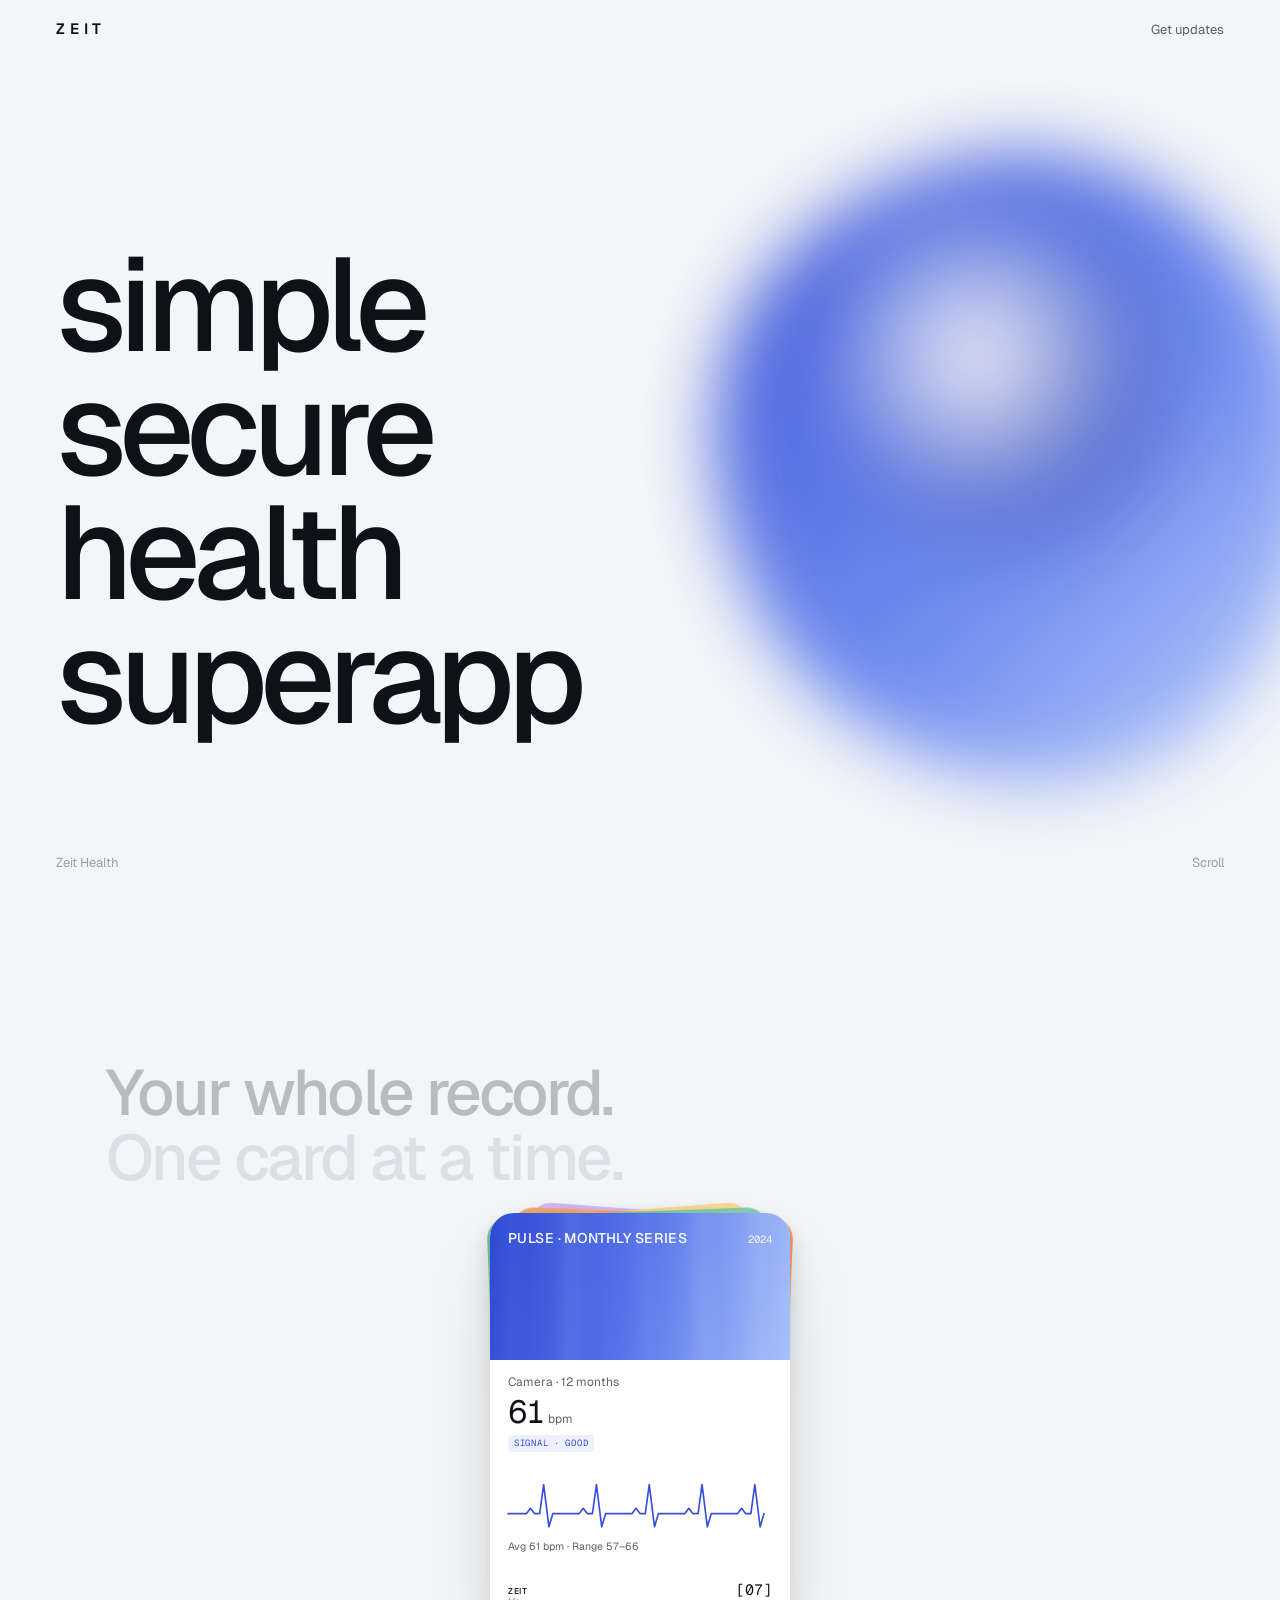
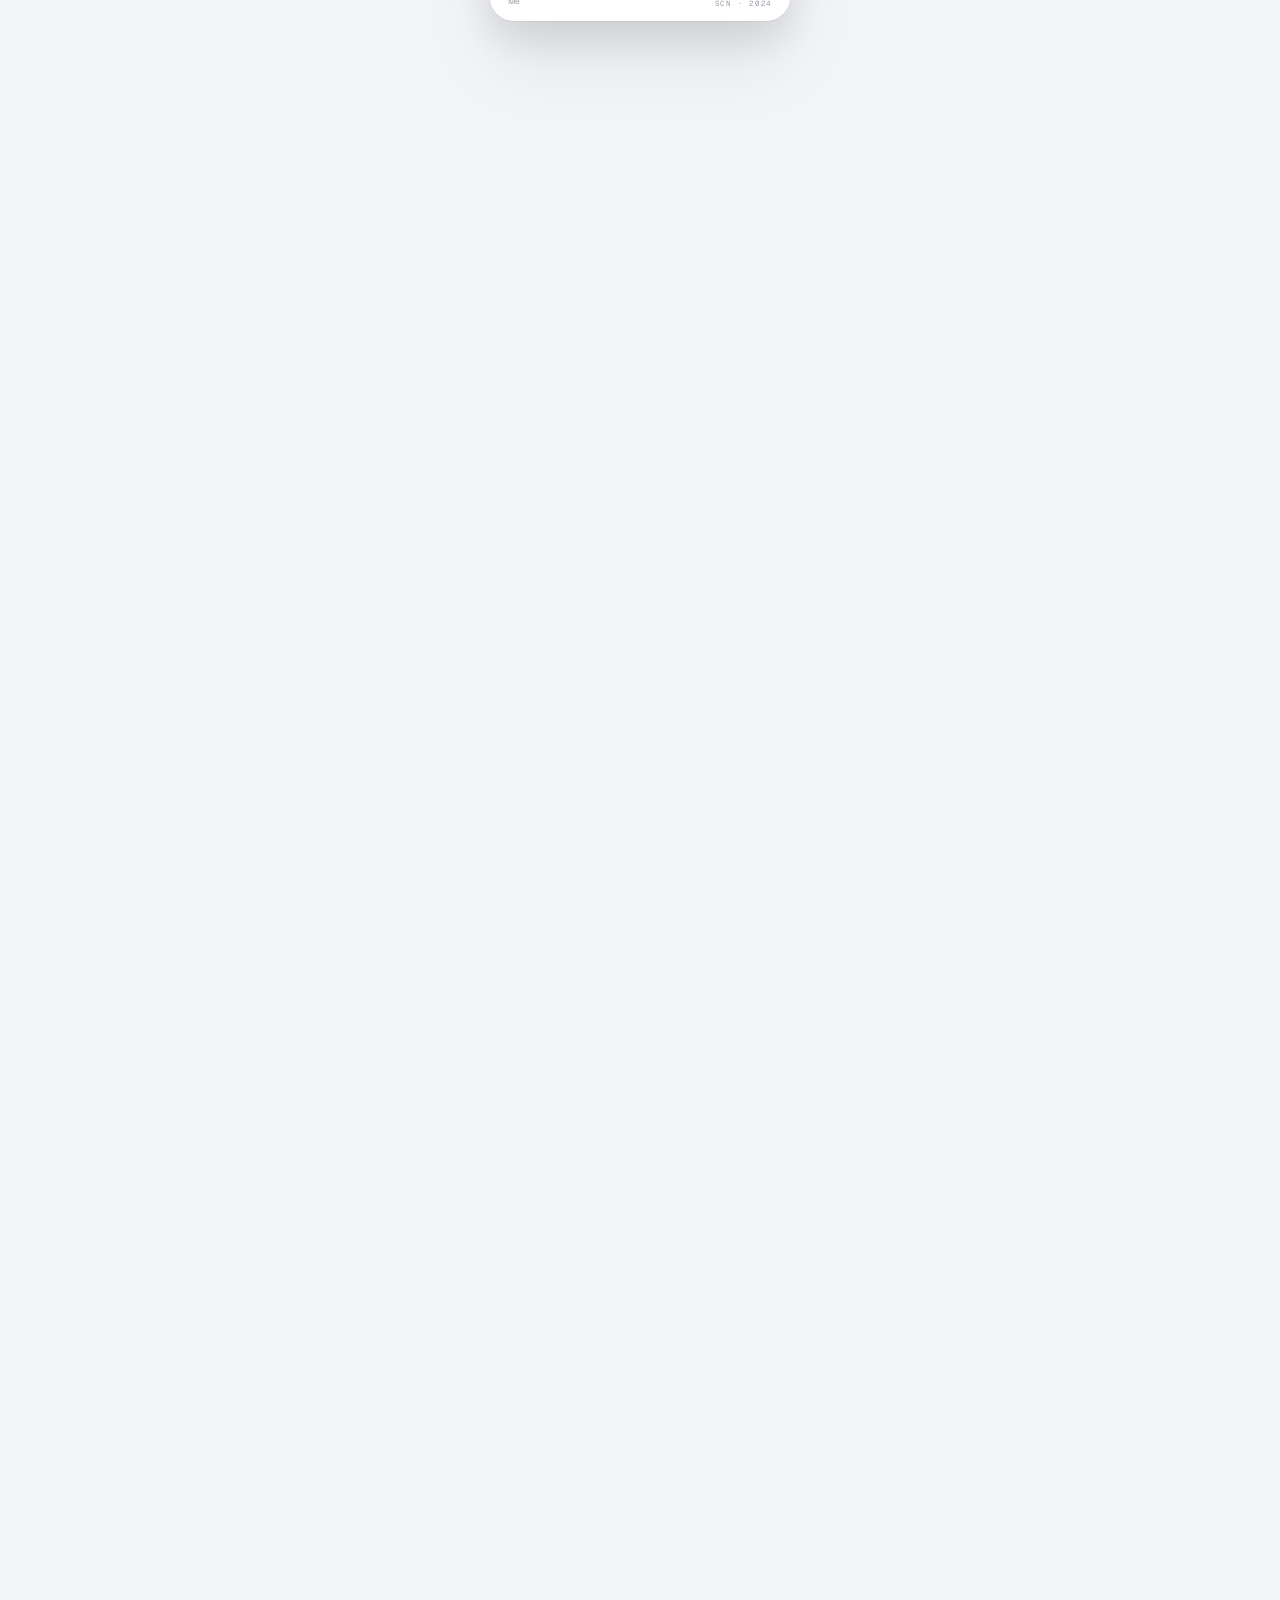
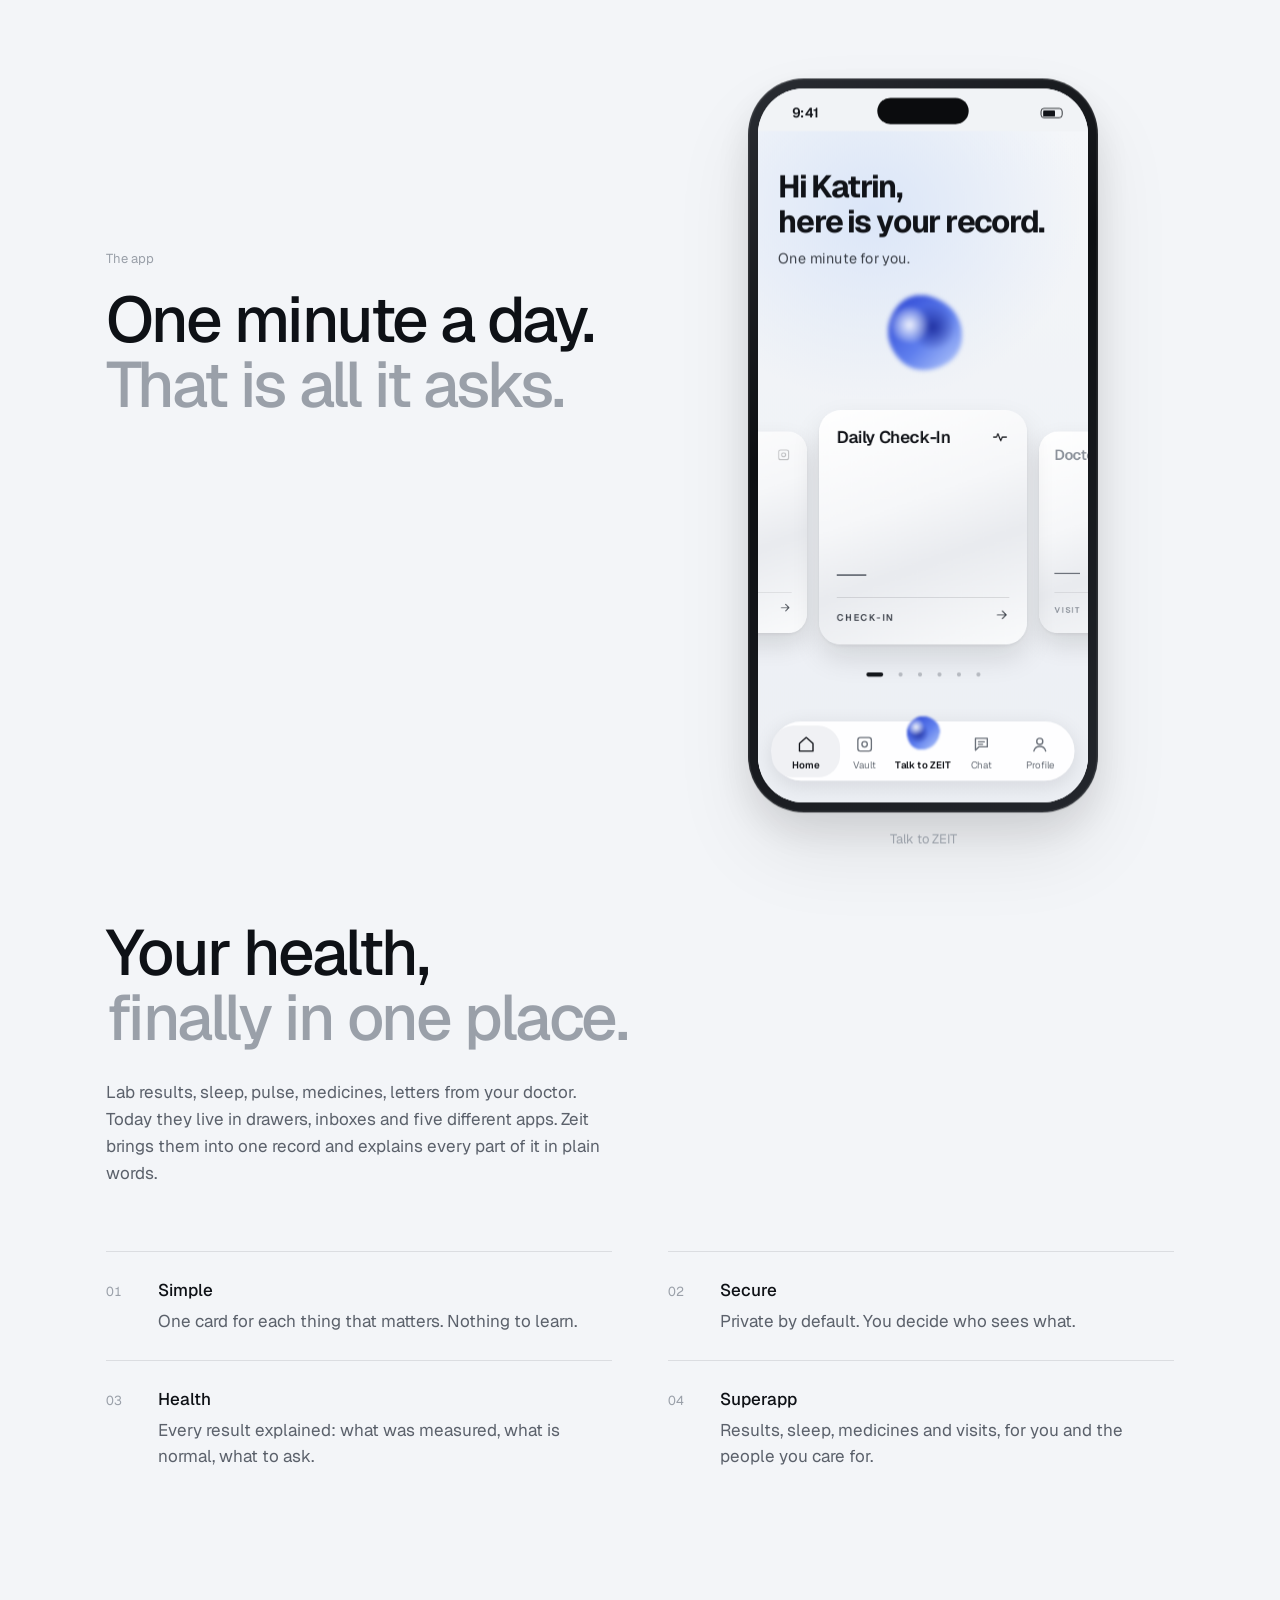
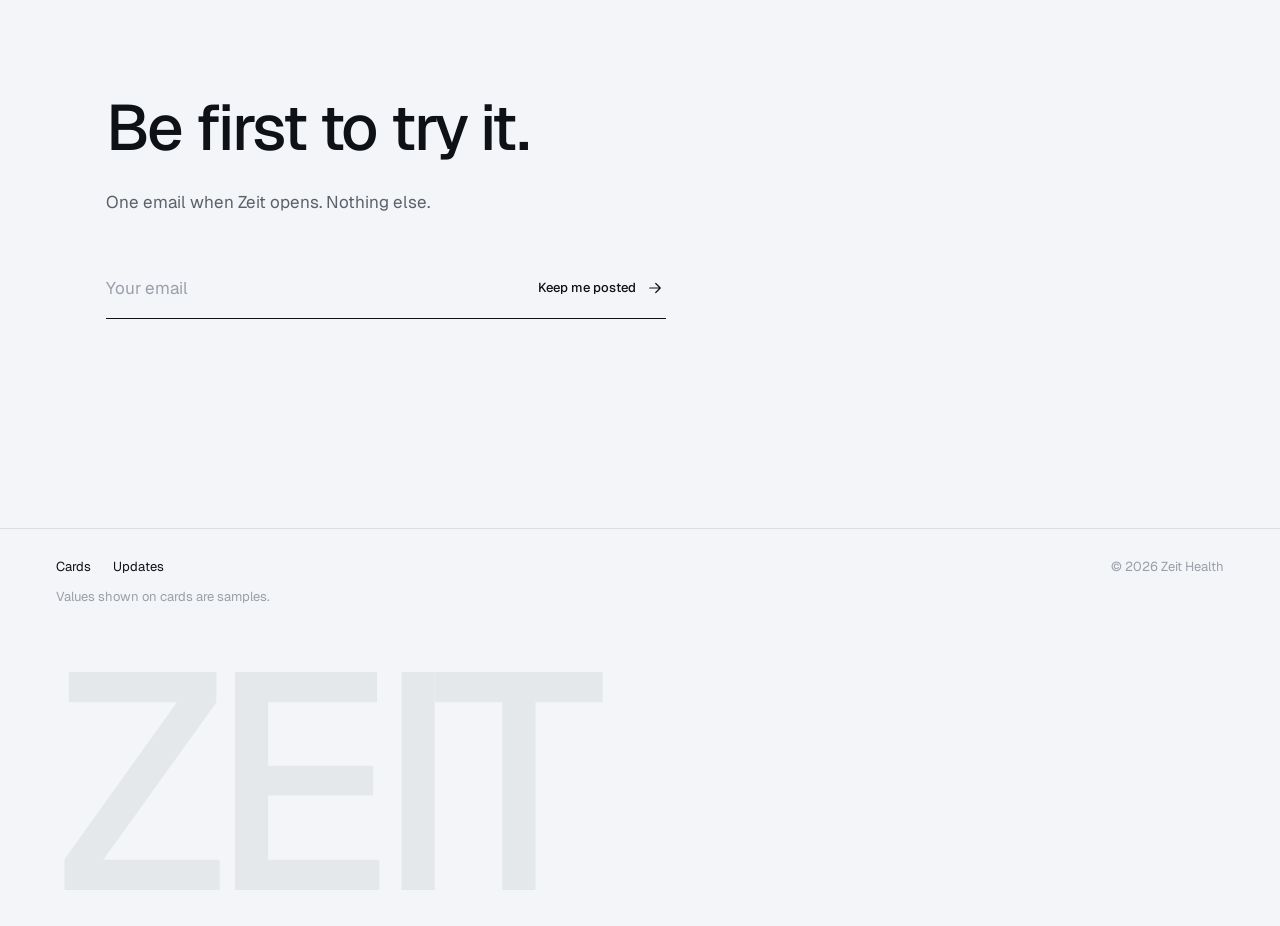
<file: share/zeit-health-v7.html>
<!doctype html>
<html lang="en">
<head>
  <meta charset="utf-8" />
  <meta name="viewport" content="width=device-width, initial-scale=1, viewport-fit=cover" />
  <title>Zeit Health — simple, secure health superapp</title>
  <meta name="description" content="Zeit Health keeps your results, sleep, pulse and medicines in one calm record. Simple, secure, made for the whole family." />
  <meta name="theme-color" content="#f3f5f8" />
  <meta property="og:type" content="website" />
  <meta property="og:title" content="Zeit Health" />
  <meta property="og:description" content="Simple. Secure. Health superapp." />
  <link rel="icon" href="[data-uri]" type="image/svg+xml" />
  <link rel="preconnect" href="https://fonts.googleapis.com" />
  <link rel="preconnect" href="https://fonts.gstatic.com" crossorigin />
  <link rel="stylesheet" href="https://fonts.googleapis.com/css2?family=Geist:wght@300;400;500;600&family=Geist+Mono:wght@400;500&display=swap" />
  <style>
/* Zeit Health — website v3.
   Direction: quiet and expensive. One typeface family (Geist, with Geist Mono for the card
   system), four text sizes, medium weights, a lot of air. Colour lives only in the orb and
   inside the cards; everything else is ink on a cool off-white.
   Mobile first at 375px. */

:root {
  /* colour */
  --ground: #f3f5f8;
  --surface: #ffffff;
  --surface-2: #f6f7f9;
  --ink: #0e1116;
  --ink-2: #5b616b;
  --ink-3: #9aa0a9;
  --hairline: rgba(14, 17, 22, 0.1);
  --blue: #3550d8;
  --danger: #b4231f;

  /* type: one family, four sizes */
  --font: 'Geist', -apple-system, BlinkMacSystemFont, 'Segoe UI', Roboto, 'Helvetica Neue', Arial, sans-serif;
  --mono: 'Geist Mono', ui-monospace, 'SF Mono', Menlo, Consolas, monospace;
  --t-small: 13px;
  --t-body: 17px;
  --t-h2: clamp(32px, 8.6vw, 64px);
  --t-hero: clamp(50px, 15.5vw, 132px);

  /* space: sections breathe */
  --page-pad: 24px;
  --section: 128px;

  /* depth (app elevation, softened) */
  --e1: 0 1px 2px rgba(12, 14, 18, 0.05), 0 8px 20px rgba(12, 14, 18, 0.05);
  --e2: 0 1px 2px rgba(12, 14, 18, 0.06), 0 18px 40px rgba(12, 14, 18, 0.10), 0 40px 80px rgba(12, 14, 18, 0.08);
  --e3: 0 -1px 3px rgba(12, 14, 18, 0.08), 0 -20px 50px rgba(12, 14, 18, 0.14);
  --ease: cubic-bezier(.16, .84, .24, 1);
}

* { box-sizing: border-box; -webkit-tap-highlight-color: transparent; }
html, body { margin: 0; overflow-x: clip; }
body {
  font-family: var(--font);
  font-size: var(--t-body);
  line-height: 1.5;
  color: var(--ink);
  background: var(--ground);
  -webkit-font-smoothing: antialiased;
  text-rendering: optimizeLegibility;
}
a { color: inherit; }
button { font: inherit; cursor: pointer; border: none; background: none; color: inherit; }
.pad { padding-left: var(--page-pad); padding-right: var(--page-pad); }
.small { font-size: var(--t-small); }
.soft { color: var(--ink-3); }
.sr-only { position: absolute; width: 1px; height: 1px; overflow: hidden; clip: rect(0 0 0 0); white-space: nowrap; }
:focus-visible { outline: 1.5px solid var(--ink); outline-offset: 4px; border-radius: 4px; }

.h2 {
  margin: 0; font-size: var(--t-h2); font-weight: 500;
  line-height: 1.02; letter-spacing: -0.04em; text-wrap: balance;
}
.lede { margin: 28px 0 0; max-width: 30em; font-size: var(--t-body); line-height: 1.6; color: var(--ink-2); }

/* ---- top bar: a wordmark and one link ---- */
.topbar {
  position: fixed; inset: 0 0 auto 0; z-index: 30;
  display: flex; align-items: center; justify-content: space-between;
  padding: 18px var(--page-pad);
  padding-top: max(18px, env(safe-area-inset-top));
  transition: background .4s ease, -webkit-backdrop-filter .4s ease, backdrop-filter .4s ease;
}
.topbar.scrolled { background: rgba(243, 245, 248, 0.78); -webkit-backdrop-filter: saturate(1.6) blur(20px); backdrop-filter: saturate(1.6) blur(20px); }
.wordmark { font-weight: 600; font-size: 15px; letter-spacing: 0.32em; text-decoration: none; }
.topbar-link { font-size: var(--t-small); text-decoration: none; color: var(--ink-2); transition: color .2s ease; }
.topbar-link:hover { color: var(--ink); }

/* ---- 1 · hero ---- */
.hero {
  position: relative; min-height: 100vh; min-height: 100svh;
  display: flex; flex-direction: column; justify-content: center;
  padding: 120px var(--page-pad) 40px;
  overflow: hidden;
}
.hero-words {
  position: relative; z-index: 1; margin: 0;
  display: flex; flex-direction: column;
  font-size: var(--t-hero); font-weight: 500;
  line-height: 0.94; letter-spacing: -0.055em;
  will-change: transform, opacity;
}
.hero-words .w { display: block; will-change: transform, opacity, filter; }
.js .hero-words .w { opacity: 0; transform: translateY(14px); filter: blur(6px); }
.hero-foot {
  position: absolute; left: var(--page-pad); right: var(--page-pad); bottom: max(28px, env(safe-area-inset-bottom));
  margin: 0; display: flex; justify-content: space-between;
  font-size: var(--t-small); color: var(--ink-3);
}

/* the orb: bigger, softer, sitting behind the words */
.hero-orb {
  position: absolute; z-index: 0; width: 118vw; max-width: 760px; aspect-ratio: 1;
  right: -38vw; top: 34%;
  filter: blur(34px); opacity: .9; will-change: transform;
}
.orb-canvas { position: absolute; inset: 0; width: 100%; height: 100%; display: block; }
.js .hero-orb { opacity: 0; }
.js .hero-orb.in { opacity: .9; transition: opacity 1.8s ease .3s; }

/* ---- 2 · the cards: pinned while the deck fans out ---- */
.cards { position: relative; height: 230vh; height: 230svh; }
.cards-stage {
  position: sticky; top: 0; height: 100vh; height: 100svh; overflow: hidden;
  display: flex; flex-direction: column; justify-content: center; gap: 28px;
  padding-top: 64px;
}
.cards-head { will-change: opacity, transform; }
.rail {
  --cw: min(66vw, 300px);
  position: relative; flex: none; height: calc(var(--cw) * 1.36 + 24px);
  user-select: none; -webkit-user-select: none; touch-action: pan-y;
  perspective: 1200px;
}
.rail-foot { display: flex; flex-direction: column; align-items: center; gap: 16px; will-change: opacity; }

.zc {
  position: absolute; top: 12px; left: 50%; width: var(--cw); margin-left: calc(var(--cw) / -2);
  will-change: transform, opacity; opacity: 0; cursor: pointer; outline: none;
  transform-style: preserve-3d;
}
.zc:focus-visible .zc-face { box-shadow: 0 0 0 2px var(--ink), var(--e2); }

/* ---- the CI card face ---- */
.zc-face {
  height: calc(var(--cw) * 1.36);
  border-radius: 24px; overflow: hidden; position: relative;
  background: var(--surface);
  box-shadow: var(--e1);
  display: flex; flex-direction: column;
  transition: box-shadow .5s var(--ease);
}
.zc.hi .zc-face { box-shadow: var(--e2); }
.zc-face::after { content: ""; position: absolute; inset: 0; z-index: 5; pointer-events: none; border-radius: inherit; background: var(--ground); opacity: var(--veil, 0); }
.zc-field { position: relative; flex: none; height: 36%; background: var(--g); color: #fff; overflow: hidden; }
.streaks {
  position: absolute; inset: -10% -20%; pointer-events: none; mix-blend-mode: soft-light; opacity: .55;
  background: linear-gradient(90deg,
    transparent 4%, rgba(255,255,255,.55) 6%, transparent 9%,
    transparent 17%, rgba(255,255,255,.35) 19.5%, transparent 21%,
    transparent 31%, rgba(255,255,255,.6) 33%, rgba(255,255,255,.2) 35%, transparent 38%,
    transparent 49%, rgba(255,255,255,.3) 51%, transparent 53%,
    transparent 62%, rgba(255,255,255,.5) 64.5%, transparent 67%,
    transparent 76%, rgba(255,255,255,.35) 78%, transparent 80%,
    transparent 88%, rgba(255,255,255,.55) 91%, transparent 94%);
  filter: blur(7px);
  animation: drift 34s ease-in-out infinite alternate;
}
@keyframes drift { from { transform: translateX(-3%); } to { transform: translateX(3%); } }
.zc-head { position: relative; z-index: 1; display: flex; justify-content: space-between; align-items: flex-start; gap: 10px; padding: 17px 18px 0; }
.zc-title { font-size: 14px; font-weight: 500; line-height: 1.15; letter-spacing: 0.03em; text-transform: uppercase; }
.zc-year { font-family: var(--mono); font-size: 10.5px; opacity: .9; padding-top: 2px; }
.zc-body { flex: 1; display: flex; flex-direction: column; padding: 13px 18px 14px; min-height: 0; }
.zc-label { font-size: 12px; color: var(--ink-2); }
.zc-hero { display: flex; align-items: baseline; gap: 5px; margin-top: 5px; }
.zc-num { font-size: 32px; font-weight: 400; letter-spacing: -0.04em; line-height: 1; font-variant-numeric: tabular-nums; }
.zc-unit { font-size: 12px; color: var(--ink-2); }
.zc-rx { font-family: Georgia, 'Times New Roman', serif; font-style: italic; font-size: 34px; line-height: 1; background: linear-gradient(135deg, #f0a64a, #f5c766); -webkit-background-clip: text; background-clip: text; color: transparent; }
.zc-tag { display: inline-block; margin-top: 7px; font-family: var(--mono); font-size: 9px; letter-spacing: 0.08em; padding: 2px 6px; border-radius: 4px; color: var(--blue); background: #edf1fd; align-self: flex-start; }
.zc-viz { margin-top: auto; padding-top: 4px; }
.zc-viz svg, .sb-viz svg { display: block; width: 100%; height: auto; overflow: visible; }
.zc-rows { display: flex; flex-direction: column; gap: 7px; margin-top: 10px; }
.zc-row { display: flex; align-items: center; gap: 8px; font-size: 10.5px; color: var(--ink-2); border-top: 1px solid var(--hairline); padding-top: 7px; }
.zc-row:first-child { border-top: 0; padding-top: 0; }
.zc-row .lab { flex: 1; min-width: 0; white-space: nowrap; overflow: hidden; text-overflow: ellipsis; }
.zc-row .track { position: relative; width: 38%; height: 1px; background: #e3e6eb; }
.zc-row .track i { left: 0; transition: left 1.1s var(--ease) .15s; position: absolute; top: 50%; width: 6px; height: 6px; margin: -3px 0 0 -3px; border-radius: 50%; background: var(--dot, #f08a5d); }
.live .track i { left: var(--x); }
.zc-row .dots { font-family: var(--mono); font-size: 9px; letter-spacing: 2px; color: var(--ink); }
.zc-row .pill-i { width: 14px; height: 7px; border-radius: 4px; background: linear-gradient(90deg, var(--pa, #f2b6c4) 50%, #fff 50%); box-shadow: inset 0 0 0 1px rgba(0,0,0,.08); transform: rotate(-30deg); flex: none; }
.zc-sub { font-size: 10.5px; line-height: 1.4; color: var(--ink-2); margin-top: 5px; }
.zc-foot { flex: none; display: flex; justify-content: space-between; align-items: flex-end; margin-top: auto; padding-top: 10px; }
.zc-me { font-size: 8.5px; font-weight: 500; line-height: 1.25; letter-spacing: 0.08em; color: var(--ink); }
.zc-me span { display: block; color: var(--ink-3); letter-spacing: 0; font-weight: 400; }
.zc-idx { text-align: right; font-family: var(--mono); font-size: 15px; line-height: 1; color: var(--ink); }
.zc-idx span { display: block; font-size: 7.5px; letter-spacing: 0.1em; color: var(--ink-3); margin-top: 3px; }

/* charts: one hairline weight everywhere; a line draws itself when its card arrives */
.draw { stroke-dasharray: var(--len, 600); stroke-dashoffset: var(--len, 600); }
.live .draw { stroke-dashoffset: 0; transition: stroke-dashoffset 1.4s var(--ease) .1s; }
.pop { opacity: 0; transform: scaleY(.2); transform-box: fill-box; transform-origin: bottom; }
.live .pop { opacity: 1; transform: none; transition: opacity .4s ease, transform .7s var(--ease); transition-delay: calc(var(--i, 0) * 35ms + 150ms); }

/* under the rail */
.mono-pill {
  font-family: var(--mono); font-size: 12px; letter-spacing: 0.18em; text-transform: uppercase;
  padding: 10px 20px; border-radius: 999px; border: 1px solid var(--hairline); color: var(--ink);
  min-height: 38px; transition: opacity .25s ease;
}
.rail-dots { display: flex; gap: 8px; justify-content: center; }
.rail-dot { width: 5px; height: 5px; border-radius: 50%; background: rgba(14, 17, 22, 0.16); transition: all .35s var(--ease); }
.rail-dot.on { background: var(--ink); width: 18px; border-radius: 3px; }

/* ---- 3 · the app in a phone ---- */
.product { padding-top: var(--section); padding-bottom: var(--section); display: grid; gap: 64px; justify-items: center; }
.product-copy { justify-self: stretch; }
.product-copy .small { margin: 0 0 18px; }
.phone {
  position: relative; margin: 0 0 40px; width: min(78vw, 350px);
  padding: 10px; border-radius: 56px;
  background: linear-gradient(145deg, #2a2d33, #0d0f12 40%, #24272d);
  box-shadow: inset 0 0 0 1.5px rgba(255,255,255,.08), var(--e2);
  will-change: transform;
}
.phone-screen { position: relative; aspect-ratio: 390 / 844; border-radius: 46px; overflow: hidden; background: #eef1f6; }
.phone-cap { position: absolute; left: 0; right: 0; bottom: -36px; margin: 0; text-align: center; }

/* ---- the app replica: built at the app's own 390 x 844, scaled by script to fit ---- */
.dev {
  position: absolute; left: 0; top: 0; width: 390px; height: 844px; transform-origin: 0 0;
  font-family: -apple-system, BlinkMacSystemFont, 'SF Pro Display', var(--font);
  color: #111318; background: #eef1f6; overflow: hidden;
  --spring: cubic-bezier(.2, .9, .25, 1);
}
.dev-status {
  position: absolute; inset: 0 0 auto 0; z-index: 6; height: 50px;
  display: flex; align-items: center; justify-content: space-between; padding: 8px 30px 0 40px;
  font-size: 16px; font-weight: 600; background: #f1f3f6;
}
.dev-status .island { position: absolute; left: 50%; top: 11px; width: 108px; height: 31px; margin-left: -54px; border-radius: 20px; background: #0b0c0e; }
.dev-status .bars { width: 26px; height: 12px; border-radius: 4px; border: 1.5px solid #111318; position: relative; }
.dev-status .bars::after { content: ""; position: absolute; inset: 1.5px 8px 1.5px 1.5px; background: #111318; border-radius: 1px; }
.dev-wash {
  position: absolute; inset: 50px 0 0 0;
  background: radial-gradient(90% 40% at 35% 12%, #dbe6f8 0%, rgba(219,230,248,0) 70%), linear-gradient(#f4f6f9, #eceff4);
}
.dev-home { position: absolute; inset: 50px 0 0 0; }
.dev-h { position: absolute; left: 24px; top: 46px; margin: 0; font-size: 37px; line-height: 1.12; font-weight: 700; letter-spacing: -0.045em; }
.dev-sub { position: absolute; left: 24px; top: 140px; margin: 0; font-size: 17px; line-height: 1.4; color: #3d424b; width: 330px; }
.dev-orb { position: absolute; left: 144px; top: 184px; width: 108px; height: 108px; filter: blur(2.5px); }
.dev-rail { position: absolute; left: 0; right: 0; top: 330px; height: 290px; }
.dc {
  position: absolute; left: 72px; top: 0; width: 246px; height: 277px; border-radius: 26px;
  background: linear-gradient(160deg, #ffffff 0%, #f6f7f9 40%, #e9ebef 62%, #fafbfc 100%);
  box-shadow: 0 2px 4px rgba(12,14,18,.06), 0 16px 34px rgba(12,14,18,.12);
  transition: transform .62s var(--spring), opacity .5s ease;
}
.dc-t { position: absolute; left: 21px; top: 21px; width: 170px; font-size: 20px; font-weight: 600; line-height: 1.12; letter-spacing: -0.02em; }
.dc-i { position: absolute; right: 22px; top: 22px; width: 20px; height: 20px; }
.dc-i svg, .ni svg { width: 100%; height: 100%; fill: none; stroke: currentColor; stroke-width: 1.6; stroke-linecap: round; stroke-linejoin: round; }
.dc-dash { position: absolute; left: 21px; top: 194px; width: 35px; height: 1.5px; background: #6e737c; }
.dc-line { position: absolute; left: 21px; right: 21px; top: 221px; height: 1px; background: rgba(17,19,24,.12); }
.dc-l { position: absolute; left: 21px; top: 237px; font-size: 11px; font-weight: 600; letter-spacing: .16em; color: #3d424b; }
.dc-a { position: absolute; right: 21px; top: 233px; width: 18px; height: 18px; color: #3d424b; }
.dc-a svg { width: 100%; height: 100%; fill: none; stroke: currentColor; stroke-width: 1.6; stroke-linecap: round; stroke-linejoin: round; }
.dc.off { opacity: .55; }
.dc.off .dc-t, .dc.off .dc-l { color: #8c929b; }
.dc.off .dc-i { opacity: .25; }
.dev-rail.dragging .dc { transition: none; }
.dev-dots { position: absolute; left: 0; right: 0; top: 640px; display: flex; justify-content: center; gap: 18px; }
.dev-dots i { width: 5px; height: 5px; border-radius: 50%; background: #b9bdc4; transition: all .4s var(--spring); }
.dev-dots i.on { width: 20px; border-radius: 3px; background: #14171c; }

.dev-nav {
  position: absolute; left: 16px; right: 16px; bottom: 26px; height: 70px; z-index: 4;
  display: grid; grid-template-columns: repeat(5, 1fr); align-items: end;
  padding: 0 6px 10px; border-radius: 36px; background: rgba(255,255,255,.96);
  box-shadow: 0 6px 24px rgba(12,14,18,.10);
}
.ni { display: flex; flex-direction: column; align-items: center; gap: 4px; font-size: 11.5px; color: #6b717a; }
.ni svg { width: 24px; height: 24px; }
.ni.on { color: #111318; font-weight: 600; position: relative; }
.ni.on::before { content: ""; position: absolute; inset: -10px -6px -6px; border-radius: 26px; background: #f0f1f4; z-index: -1; }
.ni.talk b { font-size: 11.5px; font-weight: 600; color: #111318; font-variant-numeric: tabular-nums; }
.mini-orb { position: relative; width: 50px; height: 50px; margin-top: -28px; filter: blur(1.5px); }


.dev-home { transition: transform .5s var(--spring), opacity .4s ease; }
.dev.talking .dev-home { transform: scale(.94); opacity: 0; }
.dev-talk {
  position: absolute; inset: 50px 0 0 0; z-index: 5; display: flex; flex-direction: column; align-items: center;
  padding: 0 30px; text-align: center;
  background: radial-gradient(80% 40% at 50% 34%, #e3ebfb 0%, rgba(227,235,251,0) 70%), #f6f7fa;
  opacity: 0; transform: translateY(40px); pointer-events: none;
  transition: opacity .35s ease, transform .5s var(--spring);
}
.dev.talking .dev-talk { opacity: 1; transform: none; }
.dt-head { position: relative; width: 100%; padding-top: 22px; display: flex; flex-direction: column; align-items: center; gap: 2px; }
.dt-k { font-size: 11px; font-weight: 600; letter-spacing: .16em; color: #6b717a; }
.dt-t { font-size: 18px; font-weight: 600; letter-spacing: -0.01em; }
.dt-x { position: absolute; right: -8px; top: 18px; width: 40px; height: 40px; border-radius: 50%; background: #fff; box-shadow: 0 2px 10px rgba(12,14,18,.08); display: flex; align-items: center; justify-content: center; font-size: 22px; color: #3d424b; }
.dt-orb { position: relative; width: 190px; height: 190px; margin-top: 48px; }
.dt-orb .orb-canvas { filter: blur(3px); }
.dt-ring { position: absolute; inset: -14%; border-radius: 50%; background: rgba(60, 89, 222, .16); opacity: 0; transform: scale(.85); }
.dev.listening .dt-ring { animation: listen 1.3s ease-in-out infinite; }
@keyframes listen { 0%, 100% { opacity: .2; transform: scale(.9); } 50% { opacity: .9; transform: scale(1.08); } }
.dt-you { margin: 44px 0 0; min-height: 52px; font-size: 21px; line-height: 1.3; color: #6b717a; letter-spacing: -0.01em; }
.dt-zeit { margin: 18px 0 0; min-height: 96px; font-size: 25px; line-height: 1.28; font-weight: 600; letter-spacing: -0.025em; color: #111318; }
.dt-src { margin: 12px 0 0; min-height: 20px; font-size: 13px; color: #6b717a; opacity: 0; transition: opacity .4s ease; }
.dt-src.on { opacity: 1; }
.dt-state { position: absolute; left: 0; right: 0; bottom: 92px; margin: 0; font-size: 15px; color: #3d424b; transition: opacity .25s ease; }
.dt-type { position: absolute; left: 0; right: 0; bottom: 48px; margin: 0; font-size: 14px; color: #8c929b; }
.w-in { opacity: 0; animation: wIn .35s ease forwards; }
@keyframes wIn { from { opacity: 0; filter: blur(3px); } to { opacity: 1; filter: none; } }
.dev-finger {
  position: absolute; z-index: 9; width: 46px; height: 46px; margin: -23px 0 0 -23px; border-radius: 50%;
  background: rgba(17,19,24,.16); box-shadow: 0 0 0 1.5px rgba(255,255,255,.75), 0 4px 14px rgba(12,14,18,.12);
  opacity: 0; transform: scale(.7); pointer-events: none;
  transition: opacity .18s ease, transform .18s ease;
}
.dev-finger.down { opacity: 1; transform: none; }
.dev-finger.moving { transition: opacity .18s ease, transform .18s ease, left .42s cubic-bezier(.3,.7,.3,1), top .42s cubic-bezier(.3,.7,.3,1); }

/* ---- 4 · about: plain text and hairlines ---- */
.about { padding-top: 24px; padding-bottom: var(--section); }
.pillars { list-style: none; margin: 64px 0 0; padding: 0; border-top: 1px solid var(--hairline); }
.pillars li { display: grid; grid-template-columns: 44px 1fr; gap: 8px; padding: 26px 0; border-bottom: 1px solid var(--hairline); }
.pillars .n { font-size: var(--t-small); color: var(--ink-3); padding-top: 4px; font-variant-numeric: tabular-nums; }
.pillars b { display: block; font-size: var(--t-body); font-weight: 500; }
.pillars p { margin: 4px 0 0; color: var(--ink-2); line-height: 1.55; }

/* ---- 5 · opt-in: a line, not a box ---- */
.updates { padding-top: 24px; padding-bottom: var(--section); }
.optin-form {
  margin-top: 48px; display: flex; align-items: center; gap: 12px;
  border-bottom: 1px solid var(--ink); padding-bottom: 6px; max-width: 560px;
}
.optin-form input {
  flex: 1; min-width: 0; height: 48px; padding: 0; border: 0; background: transparent;
  font: inherit; font-size: var(--t-body); color: var(--ink); outline: none;
}
.optin-form input::placeholder { color: var(--ink-3); }
.optin-form input[aria-invalid="true"] { color: var(--danger); }
.optin-form button {
  flex: none; display: inline-flex; align-items: center; gap: 10px; height: 44px; padding: 0 2px;
  font-size: var(--t-small); font-weight: 500; transition: gap .3s var(--ease), opacity .2s ease;
}
.optin-form button:hover { gap: 14px; }
.optin-form button:disabled { opacity: .4; cursor: default; }
.optin-form:focus-within { border-bottom-color: var(--blue); }
.optin-msg { margin: 14px 0 0; min-height: 1.5em; color: var(--ink); }
.optin-msg.err { color: var(--danger); }

/* ---- 6 · footer ---- */
.footer { padding-top: 28px; padding-bottom: max(24px, env(safe-area-inset-bottom)); border-top: 1px solid var(--hairline); overflow: hidden; }
.foot-row { display: flex; justify-content: space-between; gap: 16px; flex-wrap: wrap; }
.foot-links { display: flex; gap: 22px; }
.foot-links a { text-decoration: none; }
.foot-note { margin: 10px 0 0; }
.foot-mark {
  margin-top: 56px; font-weight: 500; letter-spacing: -0.06em; line-height: .78;
  font-size: 34vw; color: rgba(14, 17, 22, 0.06); user-select: none; white-space: nowrap;
}

/* ---- reveals: one quiet move per block ---- */
.reveal { opacity: 0; transform: translateY(24px); transition: opacity 1s var(--ease), transform 1.2s var(--ease); }
.reveal.in { opacity: 1; transform: none; }

/* ---- the opened card ---- */
.scrim { position: fixed; inset: 0; z-index: 40; background: rgba(12, 14, 18, 0.36); opacity: 0; }
.sheet {
  position: fixed; left: 0; right: 0; bottom: 0; z-index: 41;
  max-height: 90vh; overflow: auto; overscroll-behavior: contain;
  background: var(--surface); border-radius: 30px 30px 0 0;
  box-shadow: var(--e3); transform: translateY(105%);
  padding-bottom: env(safe-area-inset-bottom);
}
.sheet-veil { position: relative; height: 160px; background: var(--g); color: #fff; overflow: hidden; border-radius: 30px 30px 0 0; }
.sheet-veil::after { content: ""; position: absolute; inset: auto 0 0 0; height: 70%; background: linear-gradient(to bottom, transparent, var(--surface)); }
.grab { position: absolute; top: 9px; left: 50%; width: 36px; height: 4px; margin-left: -18px; border-radius: 3px; background: rgba(255,255,255,.7); z-index: 2; }
.sheet-close {
  position: absolute; top: 16px; right: 16px; z-index: 2; width: 34px; height: 34px; border-radius: 50%;
  background: rgba(255, 255, 255, 0.92); display: flex; align-items: center; justify-content: center; color: var(--ink);
}
.veil-head { position: relative; z-index: 1; padding: 28px 64px 0 var(--page-pad); }
.veil-title { display: block; font-size: 17px; font-weight: 500; letter-spacing: 0.03em; text-transform: uppercase; }
.veil-year { display: block; font-family: var(--mono); font-size: 11px; margin-top: 4px; opacity: .9; }
.sheet-body { padding: 0 var(--page-pad) 28px; margin-top: -30px; position: relative; z-index: 1; }
.sb-label { font-size: var(--t-small); color: var(--ink-2); }
.sb-hero { display: flex; align-items: baseline; gap: 6px; margin-top: 4px; }
.sb-num { font-size: 56px; font-weight: 400; letter-spacing: -0.05em; line-height: 1; font-variant-numeric: tabular-nums; }
.sb-unit { font-size: 15px; color: var(--ink-2); }
.sb-viz { margin-top: 22px; padding: 16px; border-radius: 18px; background: var(--surface-2); }
.sb-rows { list-style: none; margin: 18px 0 0; padding: 0; }
.sb-rows li { display: flex; justify-content: space-between; gap: 12px; padding: 14px 0; border-top: 1px solid var(--hairline); font-size: 15px; }
.sb-rows li span:last-child { font-family: var(--mono); font-size: 12.5px; color: var(--ink-2); text-align: right; }
.sb-plain { margin: 18px 0 0; font-size: 15px; line-height: 1.6; color: var(--ink); }
.sb-plain b { display: block; font-size: var(--t-small); font-weight: 500; color: var(--blue); margin-bottom: 4px; }
.sb-foot { margin: 18px 0 0; font-size: 11px; color: var(--ink-3); text-align: center; }

/* ---- wider screens ---- */
@media (min-width: 760px) {
  :root { --page-pad: 56px; --section: 176px; }
  .hero-orb { right: -10vw; top: 10%; width: 70vw; }
  .product { grid-template-columns: 1fr 1fr; align-items: center; max-width: 1180px; margin: 0 auto; }
  .about, .updates { max-width: 1180px; margin: 0 auto; }
  .pillars { display: grid; grid-template-columns: 1fr 1fr; column-gap: 56px; border-top: 0; }
  .pillars li { border-top: 1px solid var(--hairline); border-bottom: 0; }
  .cards-head { max-width: 1180px; margin: 0 auto; width: 100%; }
  .sheet { left: 50%; right: auto; width: 460px; margin-left: -230px; }
  .foot-mark { font-size: 24vw; }
}

@media (prefers-reduced-motion: reduce) {
  .dc, .dev-talk, .dev-home { transition: none; }
  .cards { height: auto; }
  .cards-stage { position: relative; height: auto; padding: var(--section) 0; }
  .reveal, .js .hero-orb { opacity: 1; transform: none; transition: none; }
  .js .hero-words .w { opacity: 1; transform: none; filter: none; }
  .draw { stroke-dashoffset: 0; }
  .pop { opacity: 1; transform: none; }
  .zc-row .track i { left: var(--x); transition: none; }
}

</style>
  <script>document.documentElement.classList.add('js')</script>
</head>
<body>

  <header class="topbar">
    <a class="wordmark" href="#top" aria-label="Zeit Health home">ZEIT</a>
    <a class="topbar-link" href="#updates">Get updates</a>
  </header>

  <main id="top">

    <!-- 1 · HERO -->
    <section class="hero" id="hero" aria-label="Zeit Health">
      <div class="hero-orb" id="hero-orb" aria-hidden="true">
        <canvas class="orb-canvas" data-orb="hero" data-res="220"></canvas>
      </div>
      <h1 class="hero-words" id="hero-words">
        <span class="w">simple</span>
        <span class="w">secure</span>
        <span class="w">health</span>
        <span class="w">superapp</span>
      </h1>
      <p class="hero-foot" id="hero-foot"><span>Zeit Health</span><span>Scroll</span></p>
    </section>

    <!-- 2 · THE CARDS: a deck that fans out into the rail as you scroll -->
    <section class="cards" id="cards" aria-labelledby="cards-h">
      <div class="cards-stage">
        <div class="cards-head pad" id="cards-head">
          <h2 id="cards-h" class="h2">Your whole record.<br /><span class="soft">One card at a time.</span></h2>
        </div>
        <div class="rail" id="rail" role="group" aria-label="Health cards, use arrow keys to browse"></div>
        <div class="rail-foot" id="rail-foot">
          <span class="mono-pill" id="pill" aria-live="polite"></span>
          <div class="rail-dots" id="dots" aria-hidden="true"></div>
        </div>
      </div>
    </section>

    <!-- 3 · THE APP -->
    <section class="product pad" aria-labelledby="product-h">
      <div class="product-copy">
        <p class="small soft">The app</p>
        <h2 id="product-h" class="h2">One minute a day.<br /><span class="soft">That is all it asks.</span></h2>
      </div>
      <figure class="phone" id="phone">
        <div class="phone-screen" id="phone-screen">
          <!-- a scripted copy of the app, laid out at its own 390 x 844 and scaled to fit:
               you swipe your cards, tap the orb and talk to it, and it answers from your record -->
          <div class="dev" id="dev" aria-hidden="true">
            <div class="dev-status"><span>9:41</span><span class="island"></span><span class="bars"></span></div>
            <div class="dev-wash"></div>
            <div class="dev-home" id="dev-home">
              <h3 class="dev-h">Hi Katrin,<br />here is your record.</h3>
              <p class="dev-sub">One minute for you.</p>
              <div class="dev-orb" id="dev-orb"><canvas class="orb-canvas" data-orb="home" data-res="160"></canvas></div>
              <div class="dev-rail" id="dev-rail"></div>
              <div class="dev-dots" id="dev-dots"></div>
            </div>
            <nav class="dev-nav" id="dev-nav">
              <span class="ni on"><svg viewBox="0 0 24 24"><path d="M4 11l8-7 8 7v9H4z"/></svg>Home</span>
              <span class="ni"><svg viewBox="0 0 24 24"><rect x="4" y="4" width="16" height="16" rx="3"/><circle cx="12" cy="12" r="3.2"/></svg>Vault</span>
              <span class="ni talk"><span class="mini-orb"><canvas class="orb-canvas" data-orb="nav" data-res="96"></canvas></span><b>Talk to ZEIT</b></span>
              <span class="ni"><svg viewBox="0 0 24 24"><path d="M5 5h14v10H9l-4 4z"/><path d="M8.5 9h7M8.5 12h5"/></svg>Chat</span>
              <span class="ni"><svg viewBox="0 0 24 24"><circle cx="12" cy="8.5" r="3.6"/><path d="M5 20c1-4 4-5.5 7-5.5s6 1.5 7 5.5"/></svg>Profile</span>
            </nav>
            <!-- Talk to ZEIT, voice face: the orb, your words, ZEIT's answer -->
            <div class="dev-talk" id="dev-talk">
              <div class="dt-head"><span class="dt-k">QUESTIONS</span><span class="dt-t">Talk to ZEIT</span><span class="dt-x">&times;</span></div>
              <div class="dt-orb" id="dt-orb"><span class="dt-ring"></span><canvas class="orb-canvas" data-orb="talk" data-res="240"></canvas></div>
              <p class="dt-you" id="dt-you"></p>
              <p class="dt-zeit" id="dt-zeit"></p>
              <p class="dt-src" id="dt-src"></p>
              <p class="dt-state" id="dt-state">Tap to talk</p>
              <p class="dt-type">Type it instead</p>
            </div>
            <span class="dev-finger" id="dev-finger"></span>
          </div>
        </div>
        <figcaption class="phone-cap small soft">Talk to ZEIT</figcaption>
      </figure>
    </section>

    <!-- 4 · ABOUT -->
    <section class="about pad" aria-labelledby="about-h">
      <h2 id="about-h" class="h2">Your health,<br /><span class="soft">finally in one place.</span></h2>
      <p class="lede">
        Lab results, sleep, pulse, medicines, letters from your doctor. Today they live in
        drawers, inboxes and five different apps. Zeit brings them into one record and
        explains every part of it in plain words.
      </p>
      <ol class="pillars">
        <li><span class="n">01</span><div><b>Simple</b><p>One card for each thing that matters. Nothing to learn.</p></div></li>
        <li><span class="n">02</span><div><b>Secure</b><p>Private by default. You decide who sees what.</p></div></li>
        <li><span class="n">03</span><div><b>Health</b><p>Every result explained: what was measured, what is normal, what to ask.</p></div></li>
        <li><span class="n">04</span><div><b>Superapp</b><p>Results, sleep, medicines and visits, for you and the people you care for.</p></div></li>
      </ol>
    </section>

    <!-- 5 · OPT-IN -->
    <section class="updates pad" id="updates" aria-labelledby="updates-h">
      <h2 id="updates-h" class="h2">Be first to try it.</h2>
      <p class="lede">One email when Zeit opens. Nothing else.</p>
      <form class="optin-form" id="optin" novalidate>
        <label class="sr-only" for="email">Email address</label>
        <input id="email" name="email" type="email" inputmode="email" autocomplete="email" placeholder="Your email" required />
        <button type="submit" aria-label="Keep me posted">
          <span>Keep me posted</span>
          <svg viewBox="0 0 24 24" width="18" height="18" fill="none" stroke="currentColor" stroke-width="1.6" stroke-linecap="round" stroke-linejoin="round" aria-hidden="true"><path d="M5 12h14M13 6l6 6-6 6"/></svg>
        </button>
      </form>
      <p class="optin-msg small" id="optin-msg" role="status" aria-live="polite"></p>
    </section>

  </main>

  <!-- 6 · FOOTER -->
  <footer class="footer pad">
    <div class="foot-row small">
      <nav class="foot-links" aria-label="Footer">
        <a href="#cards">Cards</a>
        <a href="#updates">Updates</a>
      </nav>
      <span class="soft">© <span id="year">2026</span> Zeit Health</span>
    </div>
    <p class="foot-note small soft">Values shown on cards are samples.</p>
    <div class="foot-mark" aria-hidden="true">ZEIT</div>
  </footer>

  <!-- the opened card: rises from the bottom wearing the card's colour -->
  <div class="scrim" id="scrim" hidden></div>
  <div class="sheet" id="sheet" role="dialog" aria-modal="true" aria-labelledby="sheet-title" hidden>
    <div class="sheet-veil">
      <span class="streaks" aria-hidden="true"></span>
      <div class="grab" aria-hidden="true"></div>
      <button class="sheet-close" id="sheet-close" aria-label="Close card">
        <svg viewBox="0 0 24 24" width="16" height="16" fill="none" stroke="currentColor" stroke-width="1.8" stroke-linecap="round"><path d="M6 6l12 12M18 6L6 18"/></svg>
      </button>
      <div class="veil-head">
        <span class="veil-title" id="sheet-title"></span>
        <span class="veil-year" id="sheet-year"></span>
      </div>
    </div>
    <div class="sheet-body" id="sheet-body"></div>
  </div>

  <script>
/* Zeit Health — website v3.
   Motion numbers come from the app (zeit-mvp/src/motion.js): the rail spring, the off-centre
   scale/opacity/drop, the -30px tuck, the press, the sheet rise and the greeting's blur-in.
   New for v3: the hero answers the scroll, the cards arrive as a stacked deck that fans out
   into the rail while the section is pinned, and the rail tilts in 3D under a drag.
   Plain JS; no framework, no build step. */

;(() => {
  const reduce = window.matchMedia('(prefers-reduced-motion: reduce)').matches

  // ---- Sign-up endpoint ------------------------------------------------------------------
  // Paste a form endpoint here (Formspree, Supabase function, Mailchimp, etc.). It receives a
  // JSON POST: { email, source }. Left empty, the form validates and thanks the visitor, but
  // NOTHING IS SAVED. Wire this before launch.
  const OPTIN_ENDPOINT = ''

  // ---- Springs (app: src/motion.js, named by job) ----------------------------------------
  const SPRING = { k: 380, c: 34, m: 1 }      // the rail's own move
  const SETTLE = { k: 320, c: 36, m: 1 }      // springSoft: arrivals
  const PRESS = { k: 500, c: 30, m: 1 }       // springPress
  const RISE = { k: 480, c: 44, m: 0.9 }      // springSheet: the sheet rise
  const CARD = { off: 0.88, offOpacity: 0.55, offDrop: 6, gap: -30, sweep: 3.1, press: 0.97, pressOff: 0.84 }
  const STAGGER = { greeting: 0.07, rail: 0.05 }
  const ENTER = { y: 14, blur: 6 }, ENTER_RAIL = { y: 26 }

  class Spring {
    constructor(value, cfg = SETTLE) { this.x = value; this.v = 0; this.to = value; this.cfg = cfg }
    set(to, delay = 0) {
      clearTimeout(this.t)
      if (reduce) { this.jump(to); return }
      if (delay > 0) this.t = setTimeout(() => { this.to = to; loop.wake() }, delay * 1000)
      else this.to = to
    }
    jump(to) { clearTimeout(this.t); this.x = to; this.to = to; this.v = 0 }
    step(dt) {
      const { k, c, m } = this.cfg
      this.v += ((-k * (this.x - this.to) - c * this.v) / m) * dt
      this.x += this.v * dt
    }
    get rest() { return Math.abs(this.x - this.to) < 0.005 && Math.abs(this.v) < 0.01 }
  }

  // one animation loop for the page; it sleeps when every spring is at rest
  const loop = (() => {
    const jobs = new Set()
    let raf = 0, last = 0
    function frame(t) {
      const dt = Math.min(0.05, (t - last) / 1000 || 0.016)
      last = t
      let busy = false
      jobs.forEach((job) => { if (job(dt)) busy = true })
      raf = busy ? requestAnimationFrame(frame) : 0
    }
    return {
      add(job) { jobs.add(job); this.wake() },
      wake() { if (!raf) { last = performance.now(); raf = requestAnimationFrame(frame) } },
    }
  })()

  function stepAll(springs, dt) {
    let busy = false
    const sub = 4, h = dt / sub
    for (const s of springs) {
      if (s.rest) { s.x = s.to; s.v = 0; continue }
      for (let i = 0; i < sub; i++) s.step(h)
      busy = true
    }
    return busy
  }
  const clamp01 = (v) => Math.max(0, Math.min(1, v))

  // ---- The living orb -------------------------------------------------------------------
  // One renderer for every orb on the page. The body is a soft blob whose edge is a sum of
  // slow sine waves, so it never repeats and never sits still. Inside, a deep-blue current
  // and a white light drift on their own orbits. It breathes at rest; `energy` makes it
  // move more, `level` swells it like a voice (listening to you, or speaking back), and
  // `poke()` gives it the small startled squish of being touched.
  const ORBS = []
  class LiveOrb {
    constructor(canvas) {
      this.c = canvas
      this.g = canvas.getContext('2d')
      const res = +canvas.dataset.res || 160
      this.c.width = this.c.height = res
      this.r = res / 2
      this.seed = Math.random() * 100
      this.energy = new Spring(0.18, SETTLE)
      this.level = new Spring(0, { k: 260, c: 18, m: 1 })   // bouncy, like a voice meter
      this.squish = new Spring(1, { k: 520, c: 16, m: 1 })  // a touch wobbles it
      this.look = { x: new Spring(0, SETTLE), y: new Spring(0, SETTLE) }
      this.visible = true
    }
    set(energy) { this.energy.set(energy) }
    pulse(v) { this.level.v += v * 9; this.level.set(0) }
    poke() { this.squish.x = 0.9; this.squish.v = -1.5; this.squish.set(1); this.pulse(0.5) }
    gaze(x, y) { this.look.x.set(x); this.look.y.set(y) }
    springs() { return [this.energy, this.level, this.squish, this.look.x, this.look.y] }
    edge(t, k, amp, spd) {
      // the outline: radius at each angle, from a few slow waves
      const pts = [], N = 72, s = this.seed
      for (let i = 0; i < N; i++) {
        const a = (i / N) * Math.PI * 2
        const w = Math.sin(2 * a + t * 0.9 * spd + s) * 0.55 +
                  Math.sin(3 * a - t * 1.3 * spd + s * 2) * 0.3 +
                  Math.sin(5 * a + t * 2.1 * spd + s * 3) * 0.15
        pts.push(a, k * (1 + amp * w))
      }
      return pts
    }
    blob(cx, cy, pts, fill) {
      const g = this.g
      g.beginPath()
      for (let i = 0; i < pts.length; i += 2) {
        const x = cx + Math.cos(pts[i]) * pts[i + 1], y = cy + Math.sin(pts[i]) * pts[i + 1]
        i ? g.lineTo(x, y) : g.moveTo(x, y)
      }
      g.closePath(); g.fillStyle = fill; g.fill()
    }
    draw(t) {
      const g = this.g, R = this.r, e = this.energy.x, lv = Math.max(0, this.level.x)
      g.clearRect(0, 0, R * 2, R * 2)
      const breathe = 1 + Math.sin(t * 1.25 + this.seed) * 0.022
      const size = R * 0.8 * breathe * (1 + lv * 0.16) * this.squish.x
      const amp = 0.035 + e * 0.07 + lv * 0.08
      const spd = 0.5 + e * 1.6 + lv * 1.2
      const lx = this.look.x.x * R * 0.06, ly = this.look.y.x * R * 0.06
      const cx = R + lx + Math.sin(t * 0.37 + this.seed) * R * 0.025
      const cy = R + ly + Math.cos(t * 0.29 + this.seed) * R * 0.025

      // body: deep blue to periwinkle, lit from the top left
      let gr = g.createLinearGradient(cx - size, cy - size, cx + size, cy + size)
      gr.addColorStop(0, '#2a43d2'); gr.addColorStop(0.55, '#5f7fee'); gr.addColorStop(1, '#b9cdfb')
      this.blob(cx, cy, this.edge(t, size, amp, spd), gr)

      // the current: a deeper blue that circles slowly inside
      const ca = t * (0.35 + e * 0.6) + this.seed
      const dx = cx + Math.cos(ca) * size * 0.28, dy = cy + Math.sin(ca) * size * 0.24
      gr = g.createRadialGradient(dx, dy, 0, dx, dy, size * 0.62)
      gr.addColorStop(0, 'rgba(24, 38, 150, .85)'); gr.addColorStop(1, 'rgba(24, 38, 150, 0)')
      this.blob(dx, dy, this.edge(t * 1.3 + 7, size * 0.6, amp * 1.4, spd), gr)

      // the light: a soft white that drifts against the current
      const la = -t * (0.27 + e * 0.4) + this.seed * 2
      const hx = cx - size * 0.28 + Math.cos(la) * size * 0.16, hy = cy - size * 0.3 + Math.sin(la) * size * 0.14
      gr = g.createRadialGradient(hx, hy, 0, hx, hy, size * 0.55)
      gr.addColorStop(0, 'rgba(255,255,255,.95)'); gr.addColorStop(0.45, 'rgba(232,239,254,.6)'); gr.addColorStop(1, 'rgba(232,239,254,0)')
      this.blob(hx, hy, this.edge(t * 0.8 + 3, size * 0.5, amp * 1.2, spd), gr)
    }
  }
  document.querySelectorAll('canvas[data-orb]').forEach((cv) => {
    const o = new LiveOrb(cv)
    ORBS.push(o); ORBS[cv.dataset.orb] = o
    if ('IntersectionObserver' in window) new IntersectionObserver((es) => { o.visible = es[0].isIntersecting; loop.wake() }).observe(cv)
  })
  const orbT0 = performance.now()
  loop.add((dt) => {
    const t = (performance.now() - orbT0) / 1000
    let any = false
    for (const o of ORBS) {
      if (!o.visible) continue
      stepAll(o.springs(), dt)
      o.draw(reduce ? 0 : t)
      any = true
    }
    return any && !reduce   // alive: keep drawing while any orb is on screen
  })

  // ---- Charts (small SVGs, drawn in the CI's thin-line style) ----------------------------
  const pulsePath = () => {
    let d = 'M0 30', x = 0
    for (let b = 0; b < 5; b++) {
      d += ` L${x + 14} 30 L${x + 17} 26 L${x + 20} 30 L${x + 24} 30 L${x + 27} 8 L${x + 31} 40 L${x + 34} 30`
      x += 40
    }
    return d
  }
  const VIZ = {
    pulse: (big) => `<svg viewBox="0 0 200 46" aria-hidden="true"><path class="draw" d="${pulsePath()}" fill="none" stroke="#3550d8" stroke-width="1.25" stroke-linejoin="round" stroke-linecap="round"/></svg>`,
    sleep: (big) => {
      const lv = [1, 2, 3, 2, 3, 1, 0, 2, 3, 2, 1, 2, 3, 3, 1, 0, 2, 1], w = 200 / lv.length
      let d = `M0 ${8 + lv[0] * 10}`
      lv.forEach((l, i) => { d += ` H${(i * w).toFixed(1)} V${8 + l * 10} H${((i + 1) * w).toFixed(1)}` })
      const rem = lv.map((l, i) => l === 0 ? `<rect class="pop" style="--i:${i}" x="${(i * w + 1).toFixed(1)}" y="6" width="${(w - 2).toFixed(1)}" height="4" rx="2" fill="#f19a5a"/>` : '').join('')
      return `<svg viewBox="0 0 200 46" aria-hidden="true"><g stroke="#efe8f7" stroke-width=".75">${[8, 18, 28, 38].map((y) => `<line x1="0" x2="200" y1="${y}" y2="${y}"/>`).join('')}</g><path class="draw" d="${d}" fill="none" stroke="#c77fe6" stroke-width="1.25"/>${rem}</svg>`
    },
    bars: (vals, color, big) => {
      const max = Math.max(...vals), w = 200 / vals.length
      return `<svg viewBox="0 0 200 46" aria-hidden="true">${vals.map((v, i) => {
        const h = Math.max(3, (v / max) * 40)
        return `<rect class="pop" style="--i:${i}" x="${(i * w + w * 0.18).toFixed(1)}" y="${(44 - h).toFixed(1)}" width="${(w * 0.64).toFixed(1)}" height="${h.toFixed(1)}" rx="${big ? 3 : 2}" fill="${color}" opacity="${i === vals.length - 1 ? 1 : 0.45}"/>`
      }).join('')}</svg>`
    },
  }

  // ---- The cards (CI: colour field + white data half) ------------------------------------
  // Sample values only. They are labelled as sample data under the rail and in every sheet.
  const CARDS = [
    {
      id: 'pulse', title: 'Pulse · Monthly series', year: '2024', pill: 'Pulse · 72 bpm',
      g: 'linear-gradient(100deg, #2f48d4 0%, #5876ea 50%, #a8c1fa 100%)',
      label: 'Camera · 12 months', num: 61, unit: 'bpm', tag: 'SIGNAL · GOOD',
      viz: () => VIZ.pulse(), sub: 'Avg 61 bpm · Range 57–66',
      idx: '07', code: 'SCN · 2024',
      rows: [['Resting average', '61 bpm'], ['Range', '57–66 bpm'], ['Readings', '12 months'], ['Source', 'Phone camera']],
      plain: 'Your resting pulse has been steady all year and sits in a normal range for adults.',
    },
    {
      id: 'hba1c', title: 'HbA1c', year: '2023', pill: 'Blood result',
      g: 'linear-gradient(160deg, #ee9a4c 0%, #f4835f 55%, #f8b98c 100%)',
      label: 'Metabolic panel', num: 5.4, dec: 1, unit: '%',
      track: [['HbA1c 5.4 %', 62, '#e2456b'], ['Ref < 5.7 %', 66, '#f39a3c'], ['Watch: small rise', 58, '#f39a3c']],
      idx: '63', code: 'LAB · 2023',
      rows: [['HbA1c', '5.4 %'], ['Reference', 'below 5.7 %'], ['Last test', 'Mar 2023'], ['Trend', 'small rise']],
      plain: 'This shows your average blood sugar over about three months. 5.4 % is in the normal range.',
    },
    {
      id: 'sleep', title: 'Sleep · 30-day', year: '2024', pill: 'Sleep · 6 h 41',
      g: 'linear-gradient(165deg, #c59ff0 0%, #dda2ee 50%, #f2c9f1 100%)',
      label: 'Ring sensor', numText: '6h 58', unit: 'min',
      viz: () => VIZ.sleep(), sub: 'Avg 6 h 58 min · Best week 7 h 22',
      idx: '18', code: 'WRB · 2024',
      rows: [['Average night', '6 h 58 min'], ['Best week', '7 h 22 min'], ['Last night', '6 h 41 min'], ['Source', 'Smart ring']],
      plain: 'You are sleeping a little under seven hours on most nights. Your best week was in early spring.',
    },
    {
      id: 'folic', title: 'Folic acid 400 mg', year: '2021', pill: 'Medication',
      g: 'linear-gradient(170deg, #f7c46a 0%, #f9d86a 45%, #fbeca3 100%)',
      label: 'Daily', rx: true, unit: '400 µg',
      meds: [['400 µg', '●○○', '#f2b6c4'], ['With breakfast', '●●○', '#f6cf6a'], ['Paused 2022-06', '●○○', '#f6cf6a']],
      idx: '48', code: 'RX · 2021',
      rows: [['Dose', '400 µg daily'], ['When', 'with breakfast'], ['Started', '2021'], ['Status', 'paused 2022-06']],
      plain: 'A daily vitamin often taken before and during pregnancy. You paused it in June 2022.',
    },
    {
      id: 'vitd', title: 'Vitamin D', year: '2025', pill: 'Vitamin D · 32',
      g: 'linear-gradient(160deg, #4fb48c 0%, #7ccba3 50%, #c4ead2 100%)',
      label: 'Blood test · 5 results', num: 32, unit: 'ng/mL',
      viz: () => VIZ.bars([18, 21, 24, 27, 29, 32], '#3e9e78'), sub: 'Up from 18 in 2021 · Ref 30–100',
      idx: '22', code: 'LAB · 2025',
      rows: [['Latest', '32 ng/mL'], ['Reference', '30–100 ng/mL'], ['First result', '18 ng/mL · 2021'], ['Results', '5']],
      plain: 'Your vitamin D has climbed back into the normal range over the last four years.',
    },
  ]

  const fmt = (c, v) => c.dec ? v.toFixed(c.dec) : Math.round(v).toLocaleString('en-US')

  function heroHTML(c, big) {
    const cls = big ? 'sb' : 'zc'
    if (c.rx) return `<div class="${cls}-hero"><span class="zc-rx">Rx</span><span class="${cls}-unit" style="margin-left:auto">${c.unit}</span></div>`
    const val = c.numText ? c.numText : fmt(c, c.num)
    return `<div class="${cls}-hero"><span class="${cls}-num"${c.num != null ? ` data-v="${c.num}"` : ''}>${val}</span><span class="${cls}-unit">${c.unit}</span></div>`
  }

  function faceHTML(c) {
    let mid = ''
    if (c.track) mid = `<div class="zc-rows">${c.track.map(([l, x, col]) => `<div class="zc-row"><span class="lab">${l}</span><span class="track"><i style="--x:${x}%;--dot:${col}"></i></span></div>`).join('')}</div>`
    else if (c.meds) mid = `<div class="zc-rows">${c.meds.map(([l, d, col]) => `<div class="zc-row"><span class="pill-i" style="--pa:${col}"></span><span class="lab">${l}</span><span class="dots">${d}</span></div>`).join('')}</div>`
    else mid = `${c.tag ? `<span class="zc-tag">${c.tag}</span>` : ''}<div class="zc-viz">${c.viz()}</div><div class="zc-sub">${c.sub}</div>`
    return `<div class="zc-face" style="--g:${c.g}">` +
      `<div class="zc-field"><span class="streaks" aria-hidden="true"></span><div class="zc-head"><span class="zc-title">${c.title}</span><span class="zc-year">${c.year}</span></div></div>` +
      `<div class="zc-body"><span class="zc-label">${c.label}</span>${heroHTML(c)}${mid}` +
      `<div class="zc-foot"><span class="zc-me">ZEIT<span>Me</span></span><span class="zc-idx">[${c.idx}]<span>${c.code}</span></span></div></div>` +
      `</div>`
  }

  // ---- Hero: words arrive into focus, then the orb ---------------------------------------
  const words = [...document.querySelectorAll('.hero-words .w')].map((el, i) => {
    const o = new Spring(0, SETTLE)
    o.set(1, 0.12 + i * STAGGER.greeting)
    return { el, o }
  })
  loop.add((dt) => {
    const busy = stepAll(words.map((w) => w.o), dt)
    for (const w of words) {
      const p = w.o.x
      w.el.style.transform = `translateY(${(1 - p) * ENTER.y}px)`
      w.el.style.opacity = clamp01(p)
      w.el.style.filter = p > 0.995 ? 'none' : `blur(${Math.max(0, (1 - p) * ENTER.blur).toFixed(2)}px)`
    }
    return busy
  })
  const heroOrb = document.getElementById('hero-orb')
  const heroWords = document.getElementById('hero-words')
  const heroFoot = document.getElementById('hero-foot')
  requestAnimationFrame(() => heroOrb.classList.add('in'))
  // the hero orb wakes up, then settles into breathing; it glances toward your cursor and
  // jolts when you touch the hero
  const heroLive = ORBS.hero
  if (heroLive && !reduce) {
    heroLive.energy.x = 0.9; heroLive.set(0.2)
    let lastMove = 0
    window.addEventListener('pointermove', (e) => {
      if (e.pointerType !== 'mouse') return
      const r = heroOrb.getBoundingClientRect()
      const nx = (e.clientX - (r.left + r.width / 2)) / (r.width / 2), ny = (e.clientY - (r.top + r.height / 2)) / (r.height / 2)
      heroLive.gaze(Math.max(-1, Math.min(1, nx)), Math.max(-1, Math.min(1, ny)))
      const now = performance.now()
      if (now - lastMove > 600 && Math.abs(e.movementX) + Math.abs(e.movementY) > 40) { heroLive.pulse(0.25); lastMove = now }
    }, { passive: true })
    document.getElementById('hero').addEventListener('pointerdown', () => heroLive.poke())
  }

  // ---- The rail (app: CardRail.jsx + motion.js CARD) -------------------------------------
  // `spread` runs 0 -> 1 with the scroll while the section is pinned: at 0 the cards are a
  // stacked deck, at 1 they are the app's rail. Every card's target is a blend of the two, and
  // the app's rail spring follows the target, so the scroll never feels mechanical.
  const rail = document.getElementById('rail')
  const dotsEl = document.getElementById('dots')
  const pill = document.getElementById('pill')
  const cardsSec = document.getElementById('cards')
  const cardsHead = document.getElementById('cards-head')
  const railFoot = document.getElementById('rail-foot')
  const n = CARDS.length

  let focus = 0, spread = reduce ? 1 : 0, drag = null, cw = 260
  const step = () => cw + CARD.gap
  const tilt = new Spring(0, PRESS)

  const els = CARDS.map((c, i) => {
    const el = document.createElement('div')
    el.className = 'zc'
    el.setAttribute('role', 'button')
    el.dataset.i = i
    el.innerHTML = faceHTML(c)
    rail.appendChild(el)
    el.querySelectorAll('.draw').forEach((p) => p.style.setProperty('--len', Math.ceil(p.getTotalLength())))
    const dot = document.createElement('span')
    dot.className = 'rail-dot'
    dotsEl.appendChild(dot)
    return {
      el, dot, c, drawn: false,
      x: new Spring(0, SPRING), y: new Spring(ENTER_RAIL.y, SPRING), s: new Spring(1, SPRING),
      o: new Spring(0, SPRING), r: new Spring(0, SPRING), p: new Spring(1, PRESS), v: new Spring(0, SPRING),
    }
  })
  const measure = () => { cw = els[0].el.offsetWidth || 260 }
  measure()

  const delta = (i) => { const raw = i - focus; return raw - n * Math.round(raw / n) }
  const lerp = (a, b, t) => a + (b - a) * t
  const ease = (t) => 1 - Math.pow(1 - t, 3)

  function layout() {
    const t = ease(spread), open = spread > 0.98
    els.forEach((k, i) => {
      const d = delta(i), ad = Math.abs(d), centred = d === 0
      // the deck: cards stacked behind the top one, each a little higher, smaller and turned
      const deckY = -ad * 14, deckS = 1 - ad * 0.06, deckR = d * 2.2, deckO = ad <= 2 ? 1 : 0
      // the rail: the app's resting layout
      // two either side: the second pair is smaller, fainter and tucked under the first
      const railX = ad <= 1 ? d * step() : Math.sign(d) * step() * 1.72
      const railY = centred ? 0 : CARD.offDrop * ad
      const railS = centred ? 1 : ad === 1 ? CARD.off : CARD.off * 0.88
      // side cards stay solid and fade toward the page colour, so overlaps never show through
      const railO = ad <= 2 ? 1 : 0
      const railV = centred ? 0 : ad === 1 ? 1 - CARD.offOpacity : 0.72
      k.x.set(lerp(0, railX, t))
      k.y.set(lerp(deckY, railY, t))
      k.s.set(lerp(deckS, railS, t))
      k.r.set(lerp(deckR, 0, t))
      k.o.set(lerp(deckO, railO, t))
      k.v.set(lerp(ad * 0.12, railV, t))

      const visible = open && ad <= 2
      k.el.classList.toggle('hi', centred)
      k.el.style.zIndex = 10 - ad
      k.el.style.pointerEvents = visible ? 'auto' : 'none'
      k.el.tabIndex = centred ? 0 : -1
      k.el.setAttribute('aria-hidden', ad <= 2 ? 'false' : 'true')
      k.el.setAttribute('aria-label', 'Open ' + k.c.title + ' card')
      k.dot.classList.toggle('on', centred)
    })
    cardsHead.style.opacity = reduce ? 1 : clamp01(0.25 + spread * 1.5)
    cardsHead.style.transform = reduce ? '' : `translateY(${(1 - t) * 18}px)`
    railFoot.style.opacity = reduce ? 1 : clamp01((spread - 0.6) / 0.35)
    loop.wake()
  }

  loop.add((dt) => {
    const busy = stepAll(els.flatMap((k) => [k.x, k.y, k.s, k.o, k.r, k.p, k.v]).concat(tilt), dt)
    const dx = drag ? drag.dx : 0
    for (const k of els) {
      k.el.style.transform = `translate3d(${k.x.x + dx}px, ${k.y.x}px, 0) rotateY(${tilt.x}deg) rotateZ(${k.r.x}deg) scale(${k.s.x * k.p.x})`
      k.el.style.opacity = clamp01(k.o.x)
      k.el.style.setProperty('--veil', clamp01(k.v.x).toFixed(3))
    }
    return busy || !!drag
  })

  // the centred card comes alive: its line draws and its number counts up, once
  function wake(k) {
    if (k.drawn || spread < 0.9) return
    k.drawn = true
    k.el.classList.add('live')
    const num = k.el.querySelector('.zc-num[data-v]')
    if (!num || reduce) return
    const to = +num.dataset.v, t0 = performance.now(), dur = 1100
    const tick = (now) => {
      const p = Math.min(1, (now - t0) / dur), e = 1 - Math.pow(1 - p, 3)
      num.textContent = fmt(k.c, to * e)
      if (p < 1) requestAnimationFrame(tick)
    }
    requestAnimationFrame(tick)
  }

  let pillTimer = 0
  function setPill(text) {
    clearTimeout(pillTimer)
    if (reduce || !pill.textContent) { pill.textContent = text; return }
    pill.style.opacity = 0
    pillTimer = setTimeout(() => { pill.textContent = text; pill.style.opacity = 1 }, 200)
  }

  function setFocus(i, moveDomFocus) {
    focus = (i + n) % n
    layout()
    setPill(CARDS[focus].pill)
    setTimeout(() => wake(els[focus]), 200)
    if (moveDomFocus) els[focus].el.focus({ preventScroll: true })
  }

  // the scroll drives the spread while the section is pinned
  function onCardsScroll() {
    if (reduce) return
    const r = cardsSec.getBoundingClientRect()
    const run = cardsSec.offsetHeight - window.innerHeight
    const p = clamp01(-r.top / (run * 0.7))
    if (Math.abs(p - spread) < 0.001) return
    spread = p
    layout()
    if (spread > 0.9) { wake(els[focus]); setTimeout(() => els.forEach(wake), 500) }
  }

  layout()
  setPill(CARDS[0].pill)
  if (reduce) wake(els[0])
  window.addEventListener('resize', () => { measure(); layout() })

  // ---- Gestures: a swipe only when it clearly travels or flicks; anything else is a tap ----
  // While dragging, the rail turns toward the finger: a small 3D tilt that springs back.
  const SWIPE = 44, FLICK = 520
  rail.addEventListener('pointerdown', (e) => {
    if (e.button !== 0 || !e.isPrimary || spread < 0.98) return
    const cardEl = e.target.closest('.zc')
    if (!cardEl) return
    const i = +cardEl.dataset.i
    drag = { i, x: e.clientX, t: performance.now(), pid: e.pointerId, dx: 0 }
    els[i].p.set(delta(i) === 0 ? CARD.press : CARD.pressOff / CARD.off)
    loop.wake()
  })
  window.addEventListener('pointermove', (e) => {
    if (!drag || e.pointerId !== drag.pid) return
    drag.dx = e.clientX - drag.x
    if (!reduce) tilt.set(Math.max(-14, Math.min(14, drag.dx / 9)))
  })
  function endGesture(e) {
    if (!drag || e.pointerId !== drag.pid) return
    const g = drag
    drag = null
    els[g.i].p.set(1)
    tilt.set(0)
    els.forEach((k) => { k.x.x += g.dx })   // the release continues from where the finger was
    if (e.type === 'pointercancel') { layout(); return }
    const vx = (g.dx / Math.max(performance.now() - g.t, 1)) * 1000
    if (g.dx < -SWIPE || (vx < -FLICK && g.dx < -14)) return setFocus(focus + 1)
    if (g.dx > SWIPE || (vx > FLICK && g.dx > 14)) return setFocus(focus - 1)
    setFocus(g.i)
    openCard(g.i)
  }
  window.addEventListener('pointerup', endGesture)
  window.addEventListener('pointercancel', endGesture)

  rail.addEventListener('keydown', (e) => {
    if (e.key === 'ArrowRight') { e.preventDefault(); setFocus(focus + 1, true) }
    else if (e.key === 'ArrowLeft') { e.preventDefault(); setFocus(focus - 1, true) }
    else if (e.key === 'Enter' || e.key === ' ') { e.preventDefault(); openCard(focus) }
  })

  // ---- The opened card: rises from the bottom wearing the card's colour -------------------
  const scrim = document.getElementById('scrim')
  const sheetEl = document.getElementById('sheet')
  const sheetBody = document.getElementById('sheet-body')
  const sheetY = new Spring(105, RISE)
  let openIdx = -1, lastFocus = null

  loop.add((dt) => {
    const busy = stepAll([sheetY], dt)
    sheetEl.style.transform = `translateY(${sheetY.x}%)`
    if (!busy && openIdx === -1 && !sheetEl.hidden) { sheetEl.hidden = true; scrim.hidden = true }
    return busy
  })

  function openCard(i) {
    const c = CARDS[i]
    openIdx = i
    lastFocus = document.activeElement
    sheetEl.style.setProperty('--g', c.g)
    document.getElementById('sheet-title').textContent = c.title
    document.getElementById('sheet-year').textContent = c.year
    const big = c.track
      ? `<div class="zc-rows" style="gap:10px">${c.track.map(([l, x, col]) => `<div class="zc-row" style="font-size:13px"><span class="lab">${l}</span><span class="track" style="width:45%"><i style="left:${x}%;--dot:${col}"></i></span></div>`).join('')}</div>`
      : c.meds
        ? `<div class="zc-rows" style="gap:10px">${c.meds.map(([l, d, col]) => `<div class="zc-row" style="font-size:13px"><span class="pill-i" style="--pa:${col}"></span><span class="lab">${l}</span><span class="dots">${d}</span></div>`).join('')}</div>`
        : c.viz()
    sheetBody.innerHTML =
      `<span class="sb-label">${c.label}</span>${heroHTML(c, true)}` +
      `<div class="sb-viz live">${big}</div>` +
      `<ul class="sb-rows">${c.rows.map(([a, b]) => `<li><span>${a}</span><span>${b}</span></li>`).join('')}</ul>` +
      `<p class="sb-plain"><b>In plain words</b>${c.plain}</p>` +
      `<p class="sb-foot">Sample data · a preview of the Zeit app</p>`
    sheetBody.querySelectorAll('.draw').forEach((p) => p.style.setProperty('--len', 0))
    sheetEl.hidden = false; scrim.hidden = false
    sheetEl.style.pointerEvents = scrim.style.pointerEvents = 'auto'
    sheetEl.scrollTop = 0
    sheetY.jump(105); sheetY.set(0)
    scrim.style.transition = 'opacity .26s cubic-bezier(.16,.84,.24,1)'
    requestAnimationFrame(() => { scrim.style.opacity = 1 })
    document.body.style.overflow = 'hidden'
    loop.wake()
    document.getElementById('sheet-close').focus({ preventScroll: true })
  }
  function closeCard() {
    if (openIdx === -1) return
    openIdx = -1
    // the page is usable the moment you close; the sheet just finishes leaving
    sheetEl.style.pointerEvents = scrim.style.pointerEvents = 'none'
    sheetY.set(105)
    scrim.style.transition = 'opacity .2s cubic-bezier(.4,0,1,1)'
    scrim.style.opacity = 0
    document.body.style.overflow = ''
    loop.wake()
    if (reduce) { sheetEl.hidden = true; scrim.hidden = true }
    if (lastFocus) lastFocus.focus({ preventScroll: true })
  }
  scrim.addEventListener('click', closeCard)
  document.getElementById('sheet-close').addEventListener('click', closeCard)
  document.addEventListener('keydown', (e) => { if (e.key === 'Escape') closeCard() })

  // ---- Small things: top bar edge, reveals, sign-up, year --------------------------------
  const topbar = document.querySelector('.topbar')
  const phone = document.getElementById('phone')

  // one scroll handler, once per frame: the top bar, the hero, the deck and the phone
  let ticking = false
  function onScroll() {
    ticking = false
    const y = window.scrollY, vh = window.innerHeight
    topbar.classList.toggle('scrolled', y > 8)
    if (!reduce) {
      // the hero lifts away and the orb sinks a little slower than the page
      const hp = clamp01(y / (vh * 0.8))
      heroWords.style.transform = `translateY(${-hp * 60}px)`
      heroWords.style.opacity = 1 - hp * 0.9
      heroFoot.style.opacity = 1 - hp * 2
      heroOrb.style.transform = `translateY(${hp * 90}px) scale(${1 + hp * 0.15})`
      // the phone drifts against the scroll, just enough to feel like depth
      const pr = phone.getBoundingClientRect()
      const pp = (pr.top + pr.height / 2 - vh / 2) / vh
      phone.style.transform = `translateY(${(pp * 40).toFixed(1)}px)`
    }
    onCardsScroll()
  }
  window.addEventListener('scroll', () => { if (!ticking) { ticking = true; requestAnimationFrame(onScroll) } }, { passive: true })
  onScroll()

  const revealEls = document.querySelectorAll('.product-copy, .about .h2, .about .lede, .pillars li, .updates > *')
  if ('IntersectionObserver' in window && !reduce) {
    revealEls.forEach((el) => el.classList.add('reveal'))
    const io2 = new IntersectionObserver((es) => es.forEach((e) => {
      if (e.isIntersecting) { e.target.classList.add('in'); io2.unobserve(e.target) }
    }), { threshold: 0.15, rootMargin: '0px 0px -8% 0px' })
    revealEls.forEach((el) => io2.observe(el))
  }

  // ---- The phone: you, using the app ------------------------------------------------------
  // No tour and no guide. Your finger swipes the cards, you tap the orb and ask out loud, the
  // orb listens, checks your papers and answers from your record. The status lines are the
  // app's own (zeit-mvp/src/flows/Talk.jsx). Loops while the phone is on screen.
  const dev = document.getElementById('dev')
  const devScreen = document.getElementById('phone-screen')
  const fitDev = () => { dev.style.transform = `scale(${devScreen.clientWidth / 390})` }
  fitDev()
  window.addEventListener('resize', fitDev)

  const ICON = {
    pulse: '<path d="M3 12h4l2-5 4 10 2-5h6"/>',
    mic: '<rect x="9" y="3" width="6" height="11" rx="3"/><path d="M6 11a6 6 0 0 0 12 0M12 17v4"/>',
    chat: '<path d="M5 5h14v10H9l-4 4z"/><path d="M8.5 9h7M8.5 12h5"/>',
    upload: '<path d="M12 15V4M7.5 8.5L12 4l4.5 4.5M5 15v4h14v-4"/>',
    capsule: '<rect x="3" y="8.5" width="18" height="7" rx="3.5"/><path d="M12 8.5v7"/>',
    vault: '<rect x="4" y="4" width="16" height="16" rx="3"/><circle cx="12" cy="12" r="3.2"/>',
  }
  const DEV_CARDS = [
    ['Daily Check-In', 'pulse', 'CHECK-IN'], ['Doctor Visit', 'mic', 'VISIT'], ['Upload Documents', 'upload', 'HEALTH DOCUMENTS'],
    ['Chat', 'chat', 'CHAT'], ['Supplements', 'capsule', 'COMING SOON'], ['Vault', 'vault', 'VAULT'],
  ]
  const devRail = document.getElementById('dev-rail')
  const devDots = document.getElementById('dev-dots')
  const ARROW_SVG = '<svg viewBox="0 0 24 24"><path d="M5 12h14M13 6l6 6-6 6"/></svg>'
  const devEls = DEV_CARDS.map(([t, ic, l]) => {
    const el = document.createElement('div')
    el.className = 'dc'
    el.innerHTML = `<span class="dc-t">${t}</span><span class="dc-i"><svg viewBox="0 0 24 24">${ICON[ic]}</svg></span>` +
      `<span class="dc-dash"></span><span class="dc-line"></span><span class="dc-l">${l}</span><span class="dc-a">${ARROW_SVG}</span>`
    devRail.appendChild(el)
    const dot = document.createElement('i')
    devDots.appendChild(dot)
    return { el, dot }
  })
  const DSTEP = 243
  let devF = 0
  function devLayout(f, dx = 0) {
    const m = devEls.length
    devEls.forEach(({ el, dot }, i) => {
      let d = i - f; d -= m * Math.round(d / m)
      const ad = Math.abs(d)
      el.style.transform = `translate3d(${d * DSTEP + dx}px, ${d ? 6 : 0}px, 0) scale(${d ? 0.86 : 1})`
      el.style.opacity = ad > 1 ? 0 : 1
      el.style.zIndex = 10 - ad
      el.classList.toggle('off', d !== 0)
      dot.classList.toggle('on', d === 0)
    })
  }
  devLayout(0)

  const $ = (id) => document.getElementById(id)
  const finger = $('dev-finger')
  const later = (ms) => new Promise((r) => { timers.push(setTimeout(r, ms)) })
  let timers = [], run = 0

  function fingerAt(x, y, down) {
    finger.classList.remove('moving')
    finger.style.left = x + 'px'; finger.style.top = y + 'px'
    finger.classList.toggle('down', !!down)
  }
  // a real swipe: the finger lands, drags the row with it, lets go, and the row springs on
  async function swipe(id) {
    fingerAt(300, 520, true)
    await later(160)
    if (id !== run) return
    devRail.classList.add('dragging')
    ORBS.home.gaze(-0.8, 0.3)
    finger.classList.add('moving')
    finger.style.left = '120px'
    const t0 = performance.now()
    await new Promise((res) => {
      const f = (t) => {
        if (id !== run) return res()
        const p = Math.min(1, (t - t0) / 420), e = 1 - Math.pow(1 - p, 2)
        devLayout(devF, -150 * e)
        p < 1 ? requestAnimationFrame(f) : res()
      }
      requestAnimationFrame(f)
    })
    if (id !== run) return
    finger.classList.remove('down')
    devRail.classList.remove('dragging')   // let go: the row springs on from where the finger left it
    devF = (devF + 1) % devEls.length
    devLayout(devF)
    ORBS.home.pulse(0.2); timers.push(setTimeout(() => ORBS.home.gaze(0, 0), 500))
  }
  async function tap(x, y) {
    fingerAt(x, y, true)
    await later(220)
    finger.classList.remove('down')
  }
  // words arrive one at a time, the way speech does
  async function say(el, text, perWord, id, orb, strength) {
    el.textContent = ''
    for (const w of text.split(' ')) {
      if (id !== run) return
      if (orb) orb.pulse(strength * (0.6 + Math.min(1, w.length / 7) * 0.6) * (0.8 + Math.random() * 0.4))
      const s = document.createElement('span')
      s.className = 'w-in'; s.textContent = w + ' '
      el.appendChild(s)
      await later(perWord)
    }
  }
  const state = (t) => { $('dt-state').textContent = t }
  const ENERGY = { listen: 0.55, think: 0.85, speak: 0.5, '': 0.2 }
  const mode = (m) => {
    dev.classList.toggle('listening', m === 'listen'); dev.classList.toggle('speaking', m === 'speak')
    ORBS.talk.set(ENERGY[m] ?? 0.2)
  }

  async function exchange(id, question, answer, source) {
    $('dt-you').textContent = ''; $('dt-zeit').textContent = ''; $('dt-src').classList.remove('on')
    await tap(195, 290)                                  // tap the orb
    if (id !== run) return
    ORBS.talk.poke()
    mode('listen'); state("Listening. Pause when you're done.")
    await say($('dt-you'), question, 260, id, ORBS.talk, 0.45)
    await later(700); if (id !== run) return
    mode(''); state('Got it')
    await later(600); if (id !== run) return
    state('Checking your papers'); mode('think')
    await later(900); if (id !== run) return
    mode('speak'); state('')
    await say($('dt-zeit'), answer, 210, id, ORBS.talk, 0.6)
    if (id !== run) return
    $('dt-src').textContent = source; $('dt-src').classList.add('on')
    mode(''); state('Tap to talk')
  }

  async function play() {
    const id = ++run
    stopTimers()
    devF = 0; devLayout(0); dev.classList.remove('talking', 'listening', 'speaking')
    state('Tap to talk'); $('dt-you').textContent = ''; $('dt-zeit').textContent = ''; $('dt-src').classList.remove('on')
    await later(1400); if (id !== run) return
    await swipe(id); await later(1300); if (id !== run) return
    await swipe(id); await later(1300); if (id !== run) return
    await tap(195, 240); if (id !== run) return             // the orb on Home
    ORBS.home.poke()
    dev.classList.add('talking')
    await later(1100); if (id !== run) return
    await exchange(id, 'What did my last blood test say?', 'Your HbA1c was 5.4 %. That is in the normal range.', 'Blood panel · Mar 2023')
    await later(2200); if (id !== run) return
    await exchange(id, 'Do I need to do anything?', 'Nothing urgent. Ask your doctor about a recheck at your next visit.', 'Blood panel · Mar 2023')
    await later(2600); if (id !== run) return
    await tap(353, 100)                                     // close
    dev.classList.remove('talking'); mode('')
    devF = 0; devLayout(0)
    await later(2600); if (id !== run) return
    play()
  }
  function stopTimers() { timers.forEach(clearTimeout); timers = [] }
  function stop() { run++; stopTimers(); finger.classList.remove('down'); mode('') }
  if (!reduce && 'IntersectionObserver' in window) {
    let playing = false
    new IntersectionObserver((es) => es.forEach((e) => {
      if (e.isIntersecting && !playing) { playing = true; play() }
      else if (!e.isIntersecting && playing) { playing = false; stop() }
    }), { threshold: 0.35 }).observe(devScreen)
  }

  const form = document.getElementById('optin')
  const input = document.getElementById('email')
  const msg = document.getElementById('optin-msg')
  form.addEventListener('submit', async (e) => {
    e.preventDefault()
    const email = input.value.trim()
    if (!/^[^\s@]+@[^\s@]+\.[^\s@]{2,}$/.test(email)) {
      input.setAttribute('aria-invalid', 'true')
      msg.className = 'optin-msg err'; msg.textContent = 'Please enter a valid email address.'
      input.focus()
      return
    }
    input.removeAttribute('aria-invalid')
    const btn = form.querySelector('button')
    btn.disabled = true
    try {
      if (OPTIN_ENDPOINT) {
        const res = await fetch(OPTIN_ENDPOINT, {
          method: 'POST', headers: { 'Content-Type': 'application/json', Accept: 'application/json' },
          body: JSON.stringify({ email, source: 'website-v3' }),
        })
        if (!res.ok) throw new Error('status ' + res.status)
      }
      form.reset()
      msg.className = 'optin-msg'; msg.textContent = "You're on the list. We'll be in touch."
    } catch (err) {
      msg.className = 'optin-msg err'; msg.textContent = 'Something went wrong. Please try again.'
    } finally {
      btn.disabled = false
    }
  })

  document.getElementById('year').textContent = new Date().getFullYear()
})()

</script>
</body>
</html>
</file>
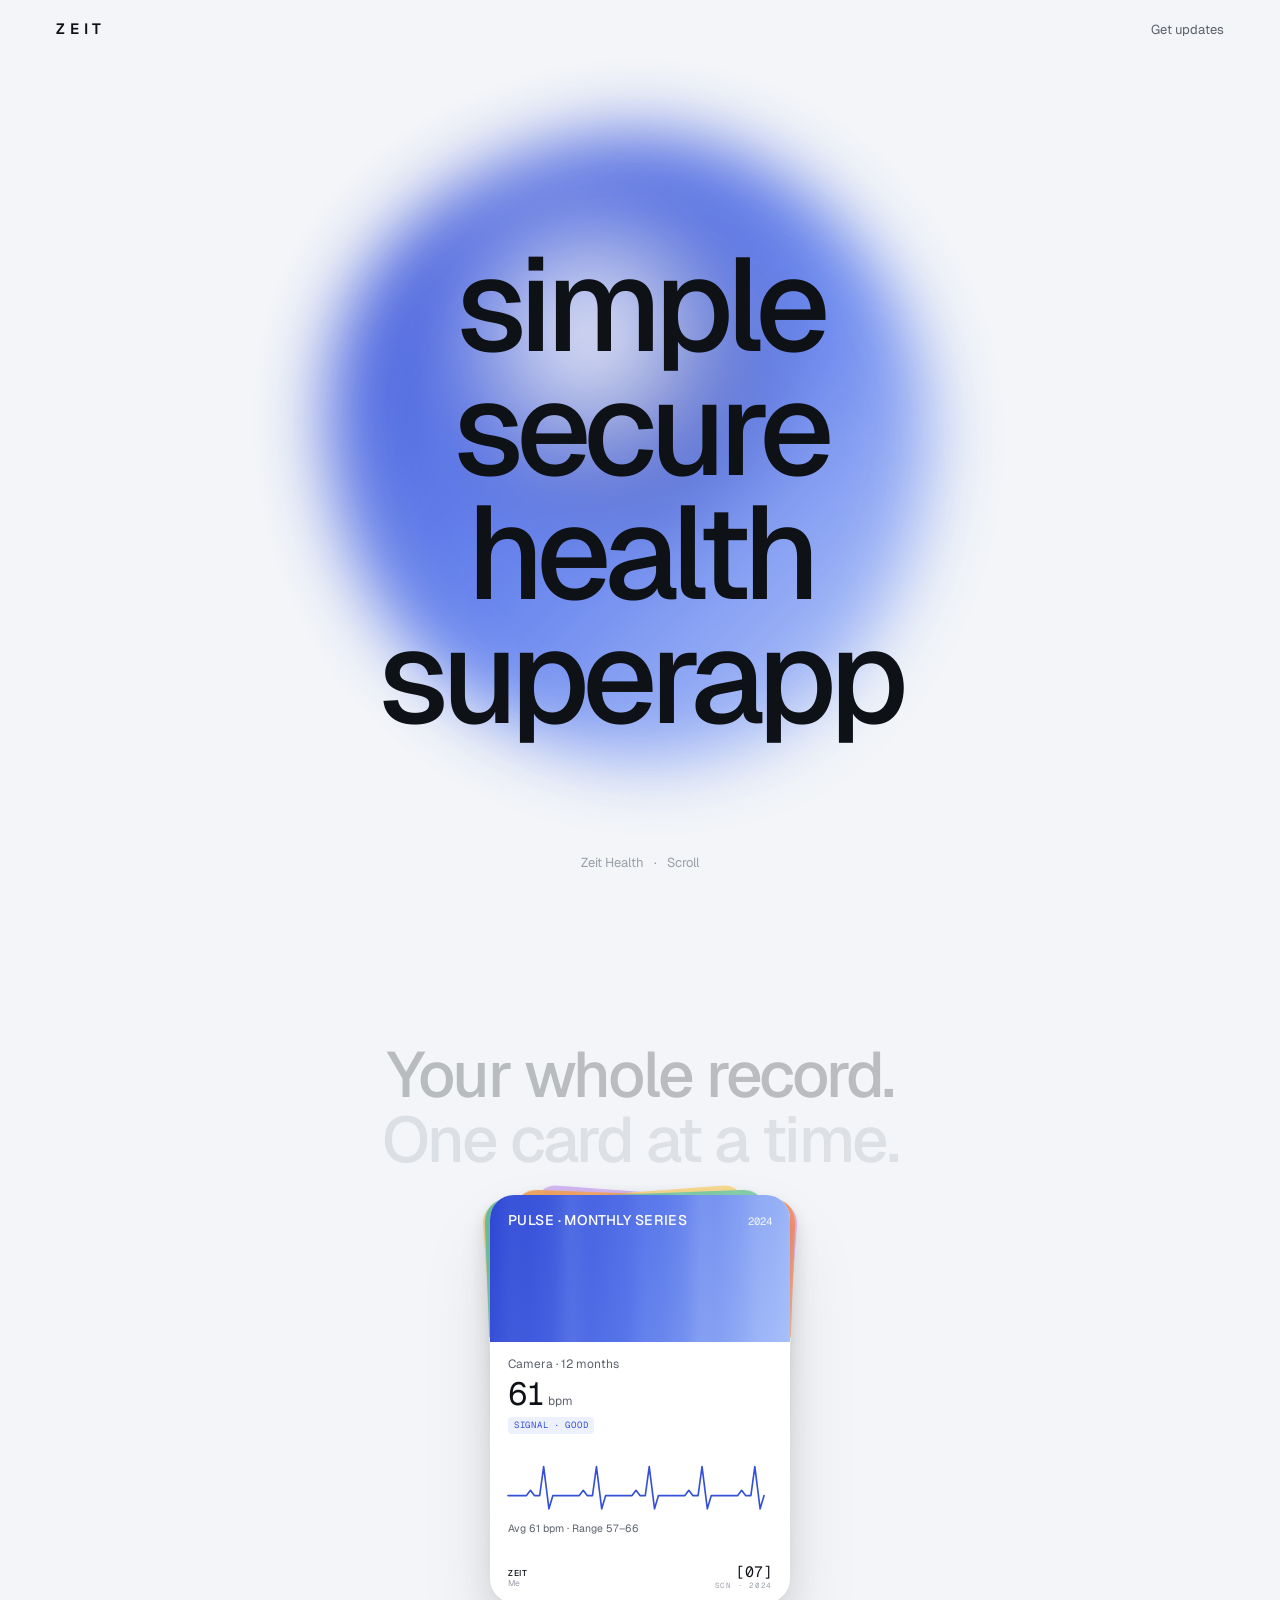
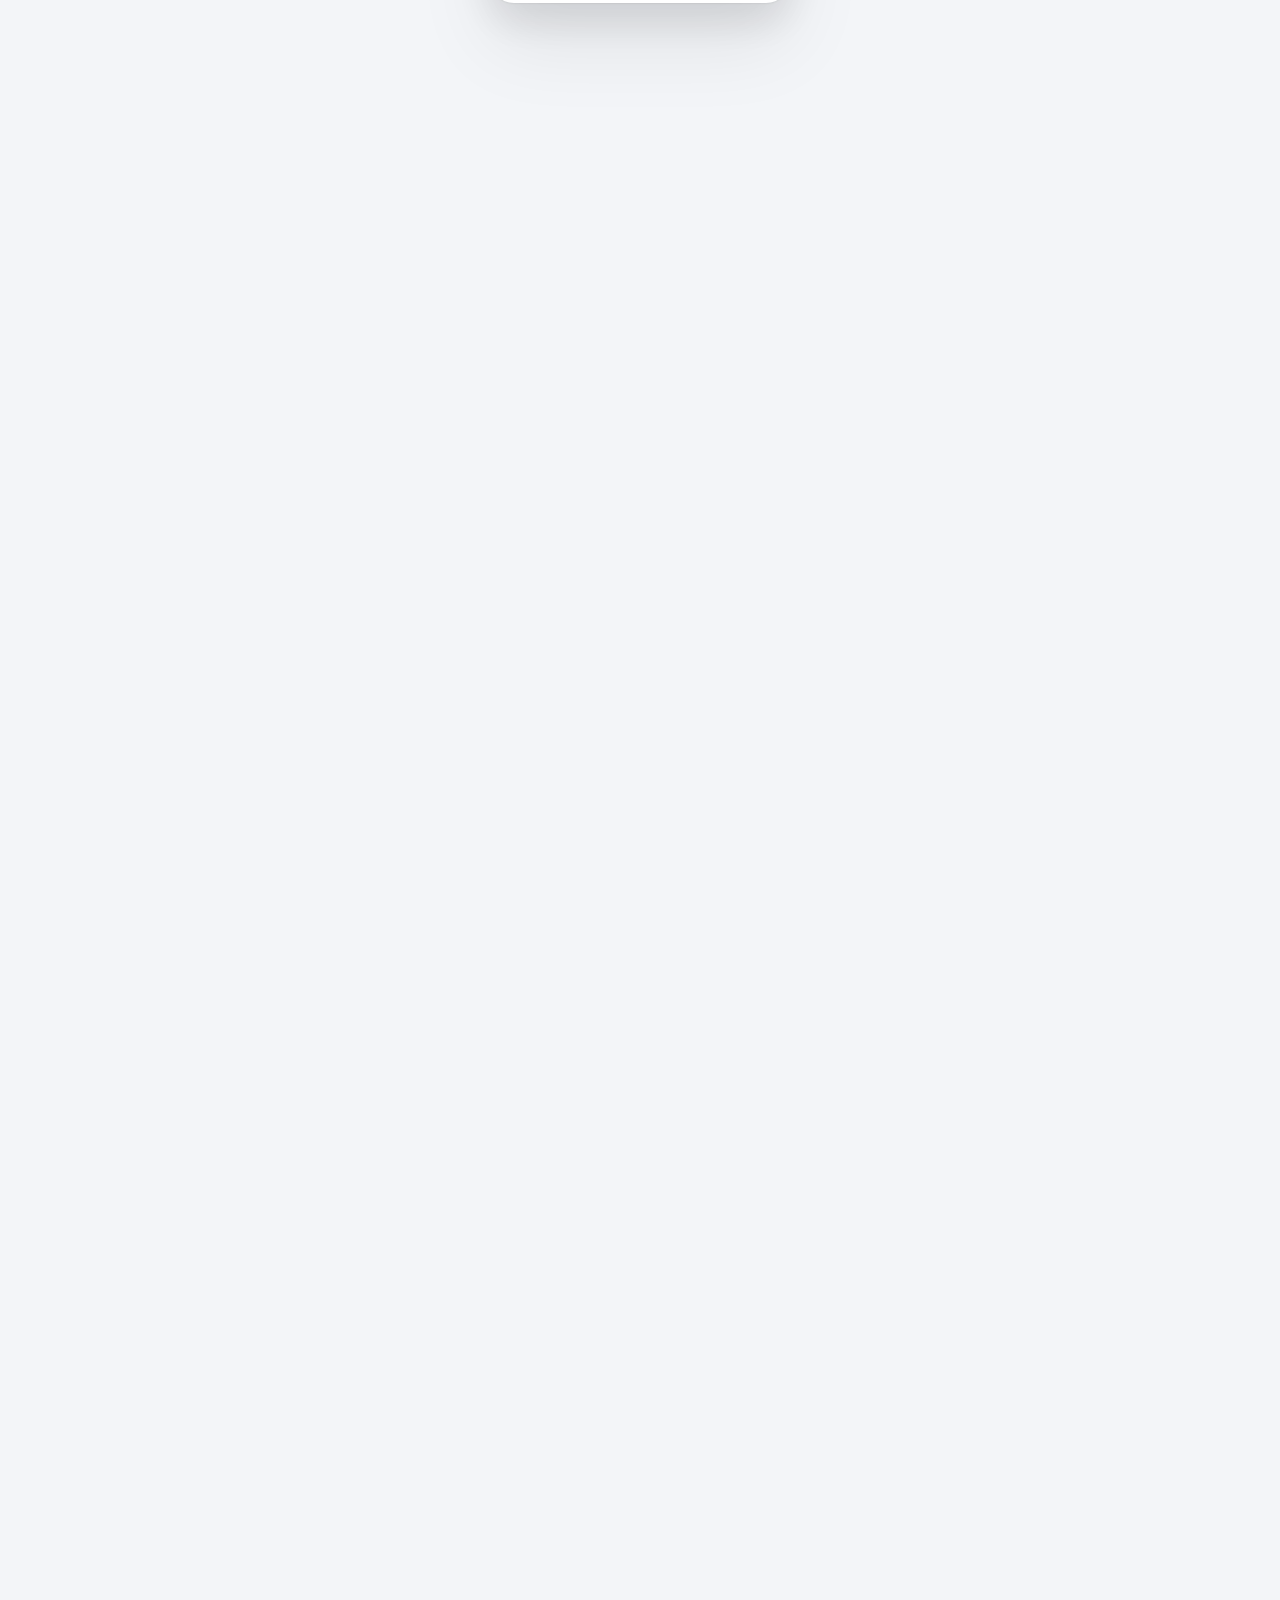
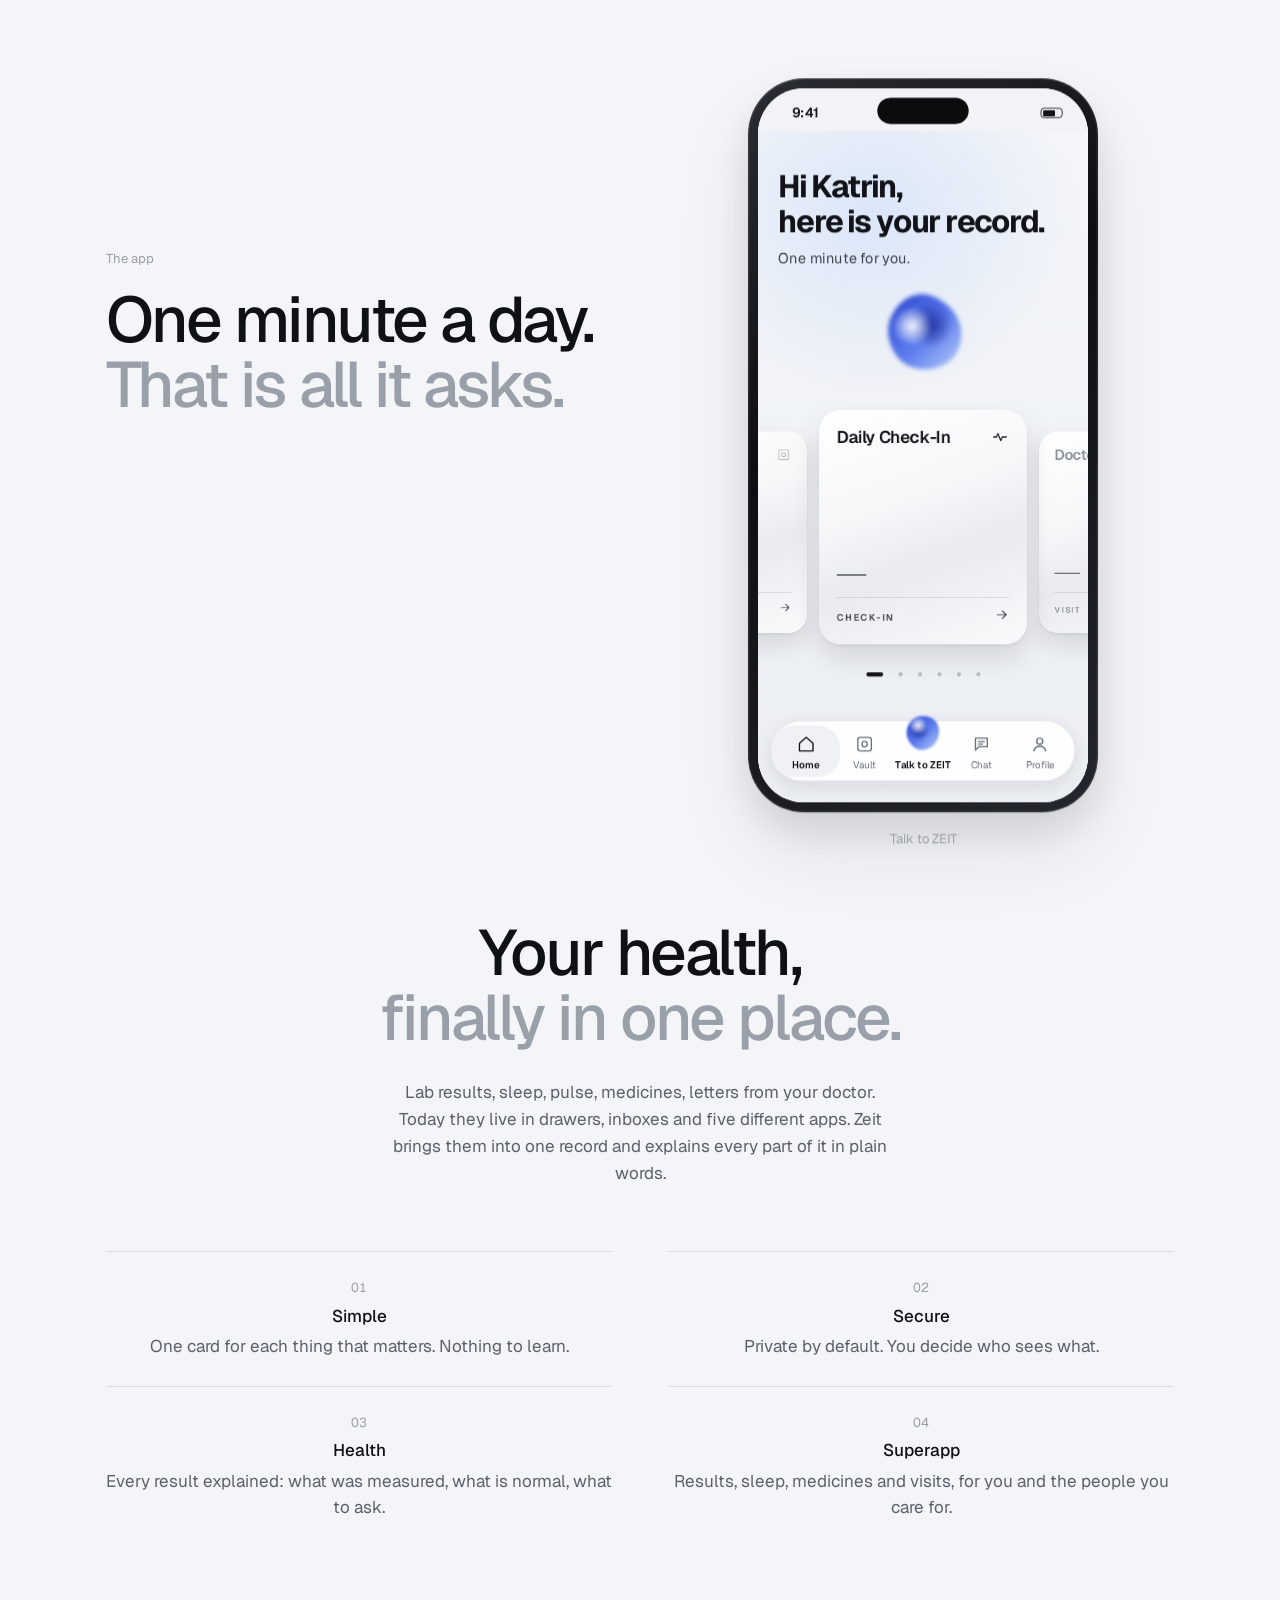
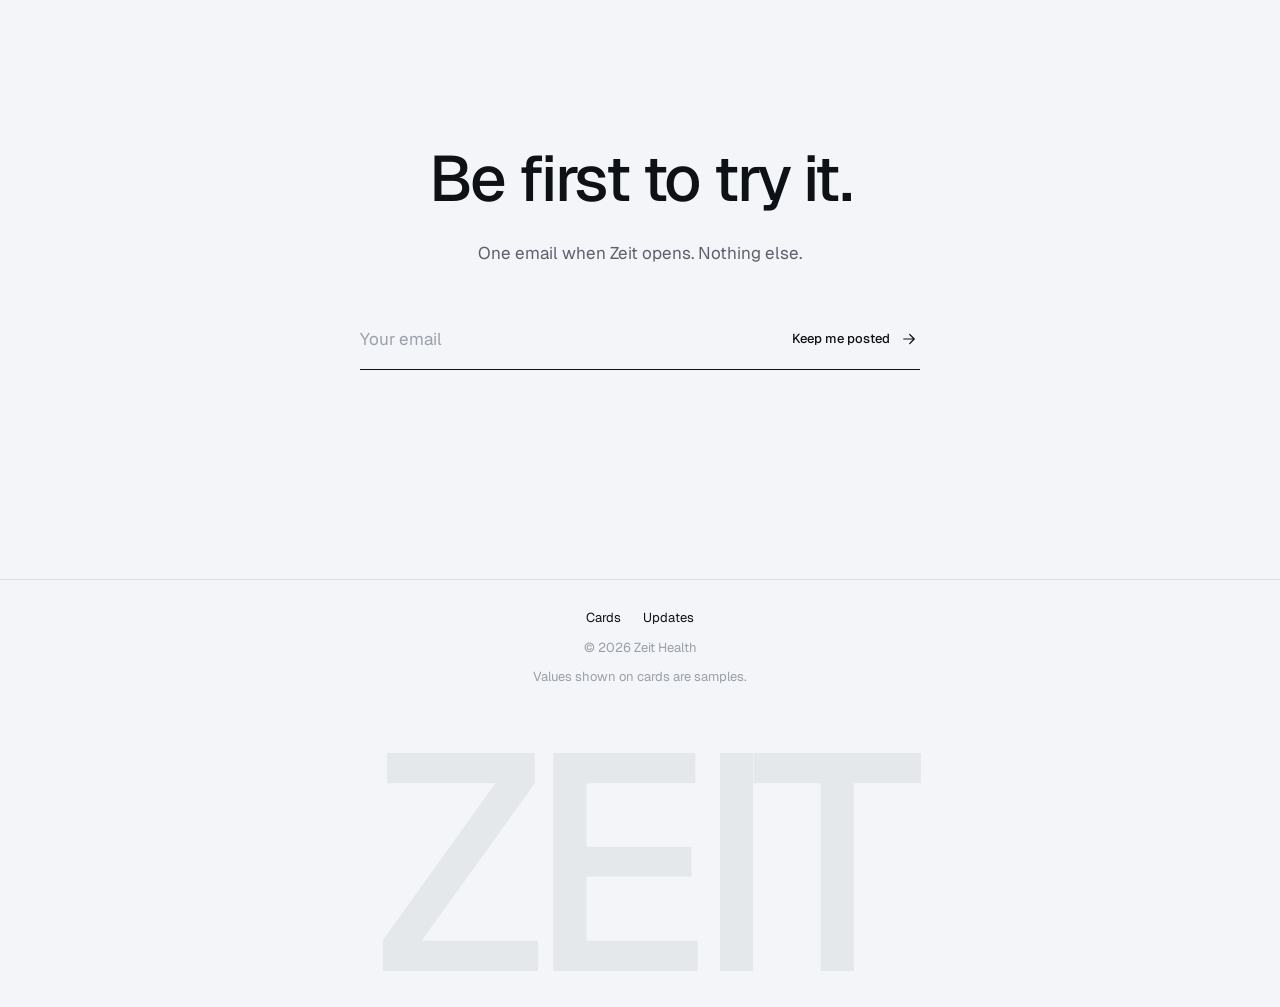
<file: share/zeit-health-v8.html>
<!doctype html>
<html lang="en">
<head>
  <meta charset="utf-8" />
  <meta name="viewport" content="width=device-width, initial-scale=1, viewport-fit=cover" />
  <title>Zeit Health — simple, secure health superapp</title>
  <meta name="description" content="Zeit Health keeps your results, sleep, pulse and medicines in one calm record. Simple, secure, made for the whole family." />
  <meta name="theme-color" content="#f3f5f8" />
  <meta property="og:type" content="website" />
  <meta property="og:title" content="Zeit Health" />
  <meta property="og:description" content="Simple. Secure. Health superapp." />
  <link rel="icon" href="[data-uri]" type="image/svg+xml" />
  <link rel="preconnect" href="https://fonts.googleapis.com" />
  <link rel="preconnect" href="https://fonts.gstatic.com" crossorigin />
  <link rel="stylesheet" href="https://fonts.googleapis.com/css2?family=Geist:wght@300;400;500;600&family=Geist+Mono:wght@400;500&display=swap" />
  <style>
/* Zeit Health — website v3.
   Direction: quiet and expensive. One typeface family (Geist, with Geist Mono for the card
   system), four text sizes, medium weights, a lot of air. Colour lives only in the orb and
   inside the cards; everything else is ink on a cool off-white.
   Mobile first at 375px. */

:root {
  /* colour */
  --ground: #f3f5f8;
  --surface: #ffffff;
  --surface-2: #f6f7f9;
  --ink: #0e1116;
  --ink-2: #5b616b;
  --ink-3: #9aa0a9;
  --hairline: rgba(14, 17, 22, 0.1);
  --blue: #3550d8;
  --danger: #b4231f;

  /* type: one family, four sizes */
  --font: 'Geist', -apple-system, BlinkMacSystemFont, 'Segoe UI', Roboto, 'Helvetica Neue', Arial, sans-serif;
  --mono: 'Geist Mono', ui-monospace, 'SF Mono', Menlo, Consolas, monospace;
  --t-small: 13px;
  --t-body: 17px;
  --t-h2: clamp(32px, 8.6vw, 64px);
  --t-hero: clamp(50px, 15.5vw, 132px);

  /* space: sections breathe */
  --page-pad: 24px;
  --section: 128px;

  /* depth (app elevation, softened) */
  --e1: 0 1px 2px rgba(12, 14, 18, 0.05), 0 8px 20px rgba(12, 14, 18, 0.05);
  --e2: 0 1px 2px rgba(12, 14, 18, 0.06), 0 18px 40px rgba(12, 14, 18, 0.10), 0 40px 80px rgba(12, 14, 18, 0.08);
  --e3: 0 -1px 3px rgba(12, 14, 18, 0.08), 0 -20px 50px rgba(12, 14, 18, 0.14);
  --ease: cubic-bezier(.16, .84, .24, 1);
}

* { box-sizing: border-box; -webkit-tap-highlight-color: transparent; }
html, body { margin: 0; overflow-x: clip; }
body {
  font-family: var(--font);
  font-size: var(--t-body);
  line-height: 1.5;
  color: var(--ink);
  background: var(--ground);
  -webkit-font-smoothing: antialiased;
  text-rendering: optimizeLegibility;
}
a { color: inherit; }
button { font: inherit; cursor: pointer; border: none; background: none; color: inherit; }
.pad { padding-left: var(--page-pad); padding-right: var(--page-pad); }
.small { font-size: var(--t-small); }
.soft { color: var(--ink-3); }
.sr-only { position: absolute; width: 1px; height: 1px; overflow: hidden; clip: rect(0 0 0 0); white-space: nowrap; }
:focus-visible { outline: 1.5px solid var(--ink); outline-offset: 4px; border-radius: 4px; }

.h2 {
  margin: 0; font-size: var(--t-h2); font-weight: 500;
  line-height: 1.02; letter-spacing: -0.04em; text-wrap: balance;
}
.lede { margin: 28px 0 0; max-width: 30em; font-size: var(--t-body); line-height: 1.6; color: var(--ink-2); }

/* ---- top bar: a wordmark and one link ---- */
.topbar {
  position: fixed; inset: 0 0 auto 0; z-index: 30;
  display: flex; align-items: center; justify-content: space-between;
  padding: 18px var(--page-pad);
  padding-top: max(18px, env(safe-area-inset-top));
  transition: background .4s ease, -webkit-backdrop-filter .4s ease, backdrop-filter .4s ease;
}
.topbar.scrolled { background: rgba(243, 245, 248, 0.78); -webkit-backdrop-filter: saturate(1.6) blur(20px); backdrop-filter: saturate(1.6) blur(20px); }
.wordmark { font-weight: 600; font-size: 15px; letter-spacing: 0.32em; text-decoration: none; }
.topbar-link { font-size: var(--t-small); text-decoration: none; color: var(--ink-2); transition: color .2s ease; }
.topbar-link:hover { color: var(--ink); }

/* ---- 1 · hero ---- */
.hero {
  position: relative; min-height: 100vh; min-height: 100svh;
  display: flex; flex-direction: column; justify-content: center;
  padding: 120px var(--page-pad) 40px;
  overflow: hidden;
}
.hero-words {
  position: relative; z-index: 1; margin: 0;
  display: flex; flex-direction: column;
  font-size: var(--t-hero); font-weight: 500;
  line-height: 0.94; letter-spacing: -0.055em;
  will-change: transform, opacity;
}
.hero-words .w { display: block; will-change: transform, opacity, filter; }
.js .hero-words .w { opacity: 0; transform: translateY(14px); filter: blur(6px); }
.hero-foot {
  position: absolute; left: var(--page-pad); right: var(--page-pad); bottom: max(28px, env(safe-area-inset-bottom));
  margin: 0; display: flex; justify-content: space-between;
  font-size: var(--t-small); color: var(--ink-3);
}

/* the orb: bigger, softer, sitting behind the words */
.hero-orb {
  position: absolute; z-index: 0; width: 118vw; max-width: 760px; aspect-ratio: 1;
  right: -38vw; top: 34%;
  filter: blur(34px); opacity: .9; will-change: transform;
}
.orb-canvas { position: absolute; inset: 0; width: 100%; height: 100%; display: block; }
.js .hero-orb { opacity: 0; }
.js .hero-orb.in { opacity: .9; transition: opacity 1.8s ease .3s; }

/* ---- 2 · the cards: pinned while the deck fans out ---- */
.cards { position: relative; height: 230vh; height: 230svh; }
.cards-stage {
  position: sticky; top: 0; height: 100vh; height: 100svh; overflow: hidden;
  display: flex; flex-direction: column; justify-content: center; gap: 28px;
  padding-top: 64px;
}
.cards-head { will-change: opacity, transform; }
.rail {
  --cw: min(66vw, 300px);
  position: relative; flex: none; height: calc(var(--cw) * 1.36 + 24px);
  user-select: none; -webkit-user-select: none; touch-action: pan-y;
  perspective: 1200px;
}
.rail-foot { display: flex; flex-direction: column; align-items: center; gap: 16px; will-change: opacity; }

.zc {
  position: absolute; top: 12px; left: 50%; width: var(--cw); margin-left: calc(var(--cw) / -2);
  will-change: transform, opacity; opacity: 0; cursor: pointer; outline: none;
  transform-style: preserve-3d;
}
.zc:focus-visible .zc-face { box-shadow: 0 0 0 2px var(--ink), var(--e2); }

/* ---- the CI card face ---- */
.zc-face {
  height: calc(var(--cw) * 1.36);
  border-radius: 24px; overflow: hidden; position: relative;
  background: var(--surface);
  box-shadow: var(--e1);
  display: flex; flex-direction: column;
  transition: box-shadow .5s var(--ease);
}
.zc.hi .zc-face { box-shadow: var(--e2); }
.zc-face::after { content: ""; position: absolute; inset: 0; z-index: 5; pointer-events: none; border-radius: inherit; background: var(--ground); opacity: var(--veil, 0); }
.zc-field { position: relative; flex: none; height: 36%; background: var(--g); color: #fff; overflow: hidden; }
.streaks {
  position: absolute; inset: -10% -20%; pointer-events: none; mix-blend-mode: soft-light; opacity: .55;
  background: linear-gradient(90deg,
    transparent 4%, rgba(255,255,255,.55) 6%, transparent 9%,
    transparent 17%, rgba(255,255,255,.35) 19.5%, transparent 21%,
    transparent 31%, rgba(255,255,255,.6) 33%, rgba(255,255,255,.2) 35%, transparent 38%,
    transparent 49%, rgba(255,255,255,.3) 51%, transparent 53%,
    transparent 62%, rgba(255,255,255,.5) 64.5%, transparent 67%,
    transparent 76%, rgba(255,255,255,.35) 78%, transparent 80%,
    transparent 88%, rgba(255,255,255,.55) 91%, transparent 94%);
  filter: blur(7px);
  animation: drift 34s ease-in-out infinite alternate;
}
@keyframes drift { from { transform: translateX(-3%); } to { transform: translateX(3%); } }
.zc-head { position: relative; z-index: 1; display: flex; justify-content: space-between; align-items: flex-start; gap: 10px; padding: 17px 18px 0; }
.zc-title { font-size: 14px; font-weight: 500; line-height: 1.15; letter-spacing: 0.03em; text-transform: uppercase; }
.zc-year { font-family: var(--mono); font-size: 10.5px; opacity: .9; padding-top: 2px; }
.zc-body { flex: 1; display: flex; flex-direction: column; padding: 13px 18px 14px; min-height: 0; }
.zc-label { font-size: 12px; color: var(--ink-2); }
.zc-hero { display: flex; align-items: baseline; gap: 5px; margin-top: 5px; }
.zc-num { font-size: 32px; font-weight: 400; letter-spacing: -0.04em; line-height: 1; font-variant-numeric: tabular-nums; }
.zc-unit { font-size: 12px; color: var(--ink-2); }
.zc-rx { font-family: Georgia, 'Times New Roman', serif; font-style: italic; font-size: 34px; line-height: 1; background: linear-gradient(135deg, #f0a64a, #f5c766); -webkit-background-clip: text; background-clip: text; color: transparent; }
.zc-tag { display: inline-block; margin-top: 7px; font-family: var(--mono); font-size: 9px; letter-spacing: 0.08em; padding: 2px 6px; border-radius: 4px; color: var(--blue); background: #edf1fd; align-self: flex-start; }
.zc-viz { margin-top: auto; padding-top: 4px; }
.zc-viz svg, .sb-viz svg { display: block; width: 100%; height: auto; overflow: visible; }
.zc-rows { display: flex; flex-direction: column; gap: 7px; margin-top: 10px; }
.zc-row { display: flex; align-items: center; gap: 8px; font-size: 10.5px; color: var(--ink-2); border-top: 1px solid var(--hairline); padding-top: 7px; }
.zc-row:first-child { border-top: 0; padding-top: 0; }
.zc-row .lab { flex: 1; min-width: 0; white-space: nowrap; overflow: hidden; text-overflow: ellipsis; }
.zc-row .track { position: relative; width: 38%; height: 1px; background: #e3e6eb; }
.zc-row .track i { left: 0; transition: left 1.1s var(--ease) .15s; position: absolute; top: 50%; width: 6px; height: 6px; margin: -3px 0 0 -3px; border-radius: 50%; background: var(--dot, #f08a5d); }
.live .track i { left: var(--x); }
.zc-row .dots { font-family: var(--mono); font-size: 9px; letter-spacing: 2px; color: var(--ink); }
.zc-row .pill-i { width: 14px; height: 7px; border-radius: 4px; background: linear-gradient(90deg, var(--pa, #f2b6c4) 50%, #fff 50%); box-shadow: inset 0 0 0 1px rgba(0,0,0,.08); transform: rotate(-30deg); flex: none; }
.zc-sub { font-size: 10.5px; line-height: 1.4; color: var(--ink-2); margin-top: 5px; }
.zc-foot { flex: none; display: flex; justify-content: space-between; align-items: flex-end; margin-top: auto; padding-top: 10px; }
.zc-me { font-size: 8.5px; font-weight: 500; line-height: 1.25; letter-spacing: 0.08em; color: var(--ink); }
.zc-me span { display: block; color: var(--ink-3); letter-spacing: 0; font-weight: 400; }
.zc-idx { text-align: right; font-family: var(--mono); font-size: 15px; line-height: 1; color: var(--ink); }
.zc-idx span { display: block; font-size: 7.5px; letter-spacing: 0.1em; color: var(--ink-3); margin-top: 3px; }

/* charts: one hairline weight everywhere; a line draws itself when its card arrives */
.draw { stroke-dasharray: var(--len, 600); stroke-dashoffset: var(--len, 600); }
.live .draw { stroke-dashoffset: 0; transition: stroke-dashoffset 1.4s var(--ease) .1s; }
.pop { opacity: 0; transform: scaleY(.2); transform-box: fill-box; transform-origin: bottom; }
.live .pop { opacity: 1; transform: none; transition: opacity .4s ease, transform .7s var(--ease); transition-delay: calc(var(--i, 0) * 35ms + 150ms); }

/* under the rail */
.mono-pill {
  font-family: var(--mono); font-size: 12px; letter-spacing: 0.18em; text-transform: uppercase;
  padding: 10px 20px; border-radius: 999px; border: 1px solid var(--hairline); color: var(--ink);
  min-height: 38px; transition: opacity .25s ease;
}
.rail-hint { margin: 0; }
.rail-dots { display: flex; gap: 8px; justify-content: center; }
.rail-dot { width: 5px; height: 5px; border-radius: 50%; background: rgba(14, 17, 22, 0.16); transition: all .35s var(--ease); }
.rail-dot.on { background: var(--ink); width: 18px; border-radius: 3px; }

/* ---- 3 · the app in a phone ---- */
.product { padding-top: var(--section); padding-bottom: var(--section); display: grid; gap: 64px; justify-items: center; }
.product-copy { justify-self: stretch; }
.product-copy .small { margin: 0 0 18px; }
.phone {
  position: relative; margin: 0 0 40px; width: min(78vw, 350px);
  padding: 10px; border-radius: 56px;
  background: linear-gradient(145deg, #2a2d33, #0d0f12 40%, #24272d);
  box-shadow: inset 0 0 0 1.5px rgba(255,255,255,.08), var(--e2);
  will-change: transform;
}
.phone-screen { position: relative; aspect-ratio: 390 / 844; border-radius: 46px; overflow: hidden; background: #eef1f6; }
.phone-cap { position: absolute; left: 0; right: 0; bottom: -36px; margin: 0; text-align: center; }

/* ---- the app replica: built at the app's own 390 x 844, scaled by script to fit ---- */
.dev {
  position: absolute; left: 0; top: 0; width: 390px; height: 844px; transform-origin: 0 0;
  font-family: -apple-system, BlinkMacSystemFont, 'SF Pro Display', var(--font);
  color: #111318; background: #eef1f6; overflow: hidden;
  --spring: cubic-bezier(.2, .9, .25, 1);
}
.dev-status {
  position: absolute; inset: 0 0 auto 0; z-index: 6; height: 50px;
  display: flex; align-items: center; justify-content: space-between; padding: 8px 30px 0 40px;
  font-size: 16px; font-weight: 600; background: #f1f3f6;
}
.dev-status .island { position: absolute; left: 50%; top: 11px; width: 108px; height: 31px; margin-left: -54px; border-radius: 20px; background: #0b0c0e; }
.dev-status .bars { width: 26px; height: 12px; border-radius: 4px; border: 1.5px solid #111318; position: relative; }
.dev-status .bars::after { content: ""; position: absolute; inset: 1.5px 8px 1.5px 1.5px; background: #111318; border-radius: 1px; }
.dev-wash {
  position: absolute; inset: 50px 0 0 0;
  background: radial-gradient(90% 40% at 35% 12%, #dbe6f8 0%, rgba(219,230,248,0) 70%), linear-gradient(#f4f6f9, #eceff4);
}
.dev-home { position: absolute; inset: 50px 0 0 0; }
.dev-h { position: absolute; left: 24px; top: 46px; margin: 0; font-size: 37px; line-height: 1.12; font-weight: 700; letter-spacing: -0.045em; }
.dev-sub { position: absolute; left: 24px; top: 140px; margin: 0; font-size: 17px; line-height: 1.4; color: #3d424b; width: 330px; }
.dev-orb { position: absolute; left: 144px; top: 184px; width: 108px; height: 108px; filter: blur(2.5px); }
.dev-rail { position: absolute; left: 0; right: 0; top: 330px; height: 290px; }
.dc {
  position: absolute; left: 72px; top: 0; width: 246px; height: 277px; border-radius: 26px;
  background: linear-gradient(160deg, #ffffff 0%, #f6f7f9 40%, #e9ebef 62%, #fafbfc 100%);
  box-shadow: 0 2px 4px rgba(12,14,18,.06), 0 16px 34px rgba(12,14,18,.12);
  transition: transform .62s var(--spring), opacity .5s ease;
}
.dc-t { position: absolute; left: 21px; top: 21px; width: 170px; font-size: 20px; font-weight: 600; line-height: 1.12; letter-spacing: -0.02em; }
.dc-i { position: absolute; right: 22px; top: 22px; width: 20px; height: 20px; }
.dc-i svg, .ni svg { width: 100%; height: 100%; fill: none; stroke: currentColor; stroke-width: 1.6; stroke-linecap: round; stroke-linejoin: round; }
.dc-dash { position: absolute; left: 21px; top: 194px; width: 35px; height: 1.5px; background: #6e737c; }
.dc-line { position: absolute; left: 21px; right: 21px; top: 221px; height: 1px; background: rgba(17,19,24,.12); }
.dc-l { position: absolute; left: 21px; top: 237px; font-size: 11px; font-weight: 600; letter-spacing: .16em; color: #3d424b; }
.dc-a { position: absolute; right: 21px; top: 233px; width: 18px; height: 18px; color: #3d424b; }
.dc-a svg { width: 100%; height: 100%; fill: none; stroke: currentColor; stroke-width: 1.6; stroke-linecap: round; stroke-linejoin: round; }
.dc.off { opacity: .55; }
.dc.off .dc-t, .dc.off .dc-l { color: #8c929b; }
.dc.off .dc-i { opacity: .25; }
.dev-rail.dragging .dc { transition: none; }
.dev-dots { position: absolute; left: 0; right: 0; top: 640px; display: flex; justify-content: center; gap: 18px; }
.dev-dots i { width: 5px; height: 5px; border-radius: 50%; background: #b9bdc4; transition: all .4s var(--spring); }
.dev-dots i.on { width: 20px; border-radius: 3px; background: #14171c; }

.dev-nav {
  position: absolute; left: 16px; right: 16px; bottom: 26px; height: 70px; z-index: 4;
  display: grid; grid-template-columns: repeat(5, 1fr); align-items: end;
  padding: 0 6px 10px; border-radius: 36px; background: rgba(255,255,255,.96);
  box-shadow: 0 6px 24px rgba(12,14,18,.10);
}
.ni { display: flex; flex-direction: column; align-items: center; gap: 4px; font-size: 11.5px; color: #6b717a; }
.ni svg { width: 24px; height: 24px; }
.ni.on { color: #111318; font-weight: 600; position: relative; }
.ni.on::before { content: ""; position: absolute; inset: -10px -6px -6px; border-radius: 26px; background: #f0f1f4; z-index: -1; }
.ni.talk b { font-size: 11.5px; font-weight: 600; color: #111318; font-variant-numeric: tabular-nums; }
.mini-orb { position: relative; width: 50px; height: 50px; margin-top: -28px; filter: blur(1.5px); }


.dev-home { transition: transform .5s var(--spring), opacity .4s ease; }
.dev.talking .dev-home { transform: scale(.94); opacity: 0; }
.dev-talk {
  position: absolute; inset: 50px 0 0 0; z-index: 5; display: flex; flex-direction: column; align-items: center;
  padding: 0 30px; text-align: center;
  background: radial-gradient(80% 40% at 50% 34%, #e3ebfb 0%, rgba(227,235,251,0) 70%), #f6f7fa;
  opacity: 0; transform: translateY(40px); pointer-events: none;
  transition: opacity .35s ease, transform .5s var(--spring);
}
.dev.talking .dev-talk { opacity: 1; transform: none; }
.dt-head { position: relative; width: 100%; padding-top: 22px; display: flex; flex-direction: column; align-items: center; gap: 2px; }
.dt-k { font-size: 11px; font-weight: 600; letter-spacing: .16em; color: #6b717a; }
.dt-t { font-size: 18px; font-weight: 600; letter-spacing: -0.01em; }
.dt-x { position: absolute; right: -8px; top: 18px; width: 40px; height: 40px; border-radius: 50%; background: #fff; box-shadow: 0 2px 10px rgba(12,14,18,.08); display: flex; align-items: center; justify-content: center; font-size: 22px; color: #3d424b; }
.dt-orb { position: relative; width: 190px; height: 190px; margin-top: 48px; }
.dt-orb .orb-canvas { filter: blur(3px); }
.dt-ring { position: absolute; inset: -14%; border-radius: 50%; background: rgba(60, 89, 222, .16); opacity: 0; transform: scale(.85); }
.dev.listening .dt-ring { animation: listen 1.3s ease-in-out infinite; }
@keyframes listen { 0%, 100% { opacity: .2; transform: scale(.9); } 50% { opacity: .9; transform: scale(1.08); } }
.dt-you { margin: 44px 0 0; min-height: 52px; font-size: 21px; line-height: 1.3; color: #6b717a; letter-spacing: -0.01em; }
.dt-zeit { margin: 18px 0 0; min-height: 96px; font-size: 25px; line-height: 1.28; font-weight: 600; letter-spacing: -0.025em; color: #111318; }
.dt-src { margin: 12px 0 0; min-height: 20px; font-size: 13px; color: #6b717a; opacity: 0; transition: opacity .4s ease; }
.dt-src.on { opacity: 1; }
.dt-state { position: absolute; left: 0; right: 0; bottom: 92px; margin: 0; font-size: 15px; color: #3d424b; transition: opacity .25s ease; }
.dt-type { position: absolute; left: 0; right: 0; bottom: 48px; margin: 0; font-size: 14px; color: #8c929b; }
.w-in { opacity: 0; animation: wIn .35s ease forwards; }
@keyframes wIn { from { opacity: 0; filter: blur(3px); } to { opacity: 1; filter: none; } }
.dev-finger {
  position: absolute; z-index: 9; width: 46px; height: 46px; margin: -23px 0 0 -23px; border-radius: 50%;
  background: rgba(17,19,24,.16); box-shadow: 0 0 0 1.5px rgba(255,255,255,.75), 0 4px 14px rgba(12,14,18,.12);
  opacity: 0; transform: scale(.7); pointer-events: none;
  transition: opacity .18s ease, transform .18s ease;
}
.dev-finger.down { opacity: 1; transform: none; }
.dev-finger.moving { transition: opacity .18s ease, transform .18s ease, left .42s cubic-bezier(.3,.7,.3,1), top .42s cubic-bezier(.3,.7,.3,1); }

/* ---- 4 · about: plain text and hairlines ---- */
.about { padding-top: 24px; padding-bottom: var(--section); }
.pillars { list-style: none; margin: 64px 0 0; padding: 0; border-top: 1px solid var(--hairline); }
.pillars li { display: grid; grid-template-columns: 44px 1fr; gap: 8px; padding: 26px 0; border-bottom: 1px solid var(--hairline); }
.pillars .n { font-size: var(--t-small); color: var(--ink-3); padding-top: 4px; font-variant-numeric: tabular-nums; }
.pillars b { display: block; font-size: var(--t-body); font-weight: 500; }
.pillars p { margin: 4px 0 0; color: var(--ink-2); line-height: 1.55; }

/* ---- 5 · opt-in: a line, not a box ---- */
.updates { padding-top: 24px; padding-bottom: var(--section); }
.optin-form {
  margin-top: 48px; display: flex; align-items: center; gap: 12px;
  border-bottom: 1px solid var(--ink); padding-bottom: 6px; max-width: 560px;
}
.optin-form input {
  flex: 1; min-width: 0; height: 48px; padding: 0; border: 0; background: transparent;
  font: inherit; font-size: var(--t-body); color: var(--ink); outline: none;
}
.optin-form input::placeholder { color: var(--ink-3); }
.optin-form input[aria-invalid="true"] { color: var(--danger); }
.optin-form button {
  flex: none; display: inline-flex; align-items: center; gap: 10px; height: 44px; padding: 0 2px;
  font-size: var(--t-small); font-weight: 500; transition: gap .3s var(--ease), opacity .2s ease;
}
.optin-form button:hover { gap: 14px; }
.optin-form button:disabled { opacity: .4; cursor: default; }
.optin-form:focus-within { border-bottom-color: var(--blue); }
.optin-msg { margin: 14px 0 0; min-height: 1.5em; color: var(--ink); }
.optin-msg.err { color: var(--danger); }

/* ---- 6 · footer ---- */
.footer { padding-top: 28px; padding-bottom: max(24px, env(safe-area-inset-bottom)); border-top: 1px solid var(--hairline); overflow: hidden; }
.foot-row { display: flex; justify-content: space-between; gap: 16px; flex-wrap: wrap; }
.foot-links { display: flex; gap: 22px; }
.foot-links a { text-decoration: none; }
.foot-note { margin: 10px 0 0; }
.foot-mark {
  margin-top: 56px; font-weight: 500; letter-spacing: -0.06em; line-height: .78;
  font-size: 34vw; color: rgba(14, 17, 22, 0.06); user-select: none; white-space: nowrap;
}

/* ---- reveals: one quiet move per block ---- */
.reveal { opacity: 0; transform: translateY(24px); transition: opacity 1s var(--ease), transform 1.2s var(--ease); }
.reveal.in { opacity: 1; transform: none; }

/* ---- the opened card ---- */
.scrim { position: fixed; inset: 0; z-index: 40; background: rgba(12, 14, 18, 0.36); opacity: 0; }
.sheet {
  position: fixed; left: 0; right: 0; bottom: 0; z-index: 41;
  max-height: 90vh; overflow: auto; overscroll-behavior: contain;
  background: var(--surface); border-radius: 30px 30px 0 0;
  box-shadow: var(--e3); transform: translateY(105%);
  padding-bottom: env(safe-area-inset-bottom);
}
.sheet-veil { position: relative; height: 160px; background: var(--g); color: #fff; overflow: hidden; border-radius: 30px 30px 0 0; }
.sheet-veil::after { content: ""; position: absolute; inset: auto 0 0 0; height: 70%; background: linear-gradient(to bottom, transparent, var(--surface)); }
.grab { position: absolute; top: 9px; left: 50%; width: 36px; height: 4px; margin-left: -18px; border-radius: 3px; background: rgba(255,255,255,.7); z-index: 2; }
.sheet-close {
  position: absolute; top: 16px; right: 16px; z-index: 2; width: 34px; height: 34px; border-radius: 50%;
  background: rgba(255, 255, 255, 0.92); display: flex; align-items: center; justify-content: center; color: var(--ink);
}
.veil-head { position: relative; z-index: 1; padding: 28px 64px 0 var(--page-pad); }
.veil-title { display: block; font-size: 17px; font-weight: 500; letter-spacing: 0.03em; text-transform: uppercase; }
.veil-year { display: block; font-family: var(--mono); font-size: 11px; margin-top: 4px; opacity: .9; }
.sheet-body { padding: 0 var(--page-pad) 28px; margin-top: -30px; position: relative; z-index: 1; }
.sb-label { font-size: var(--t-small); color: var(--ink-2); }
.sb-hero { display: flex; align-items: baseline; gap: 6px; margin-top: 4px; }
.sb-num { font-size: 56px; font-weight: 400; letter-spacing: -0.05em; line-height: 1; font-variant-numeric: tabular-nums; }
.sb-unit { font-size: 15px; color: var(--ink-2); }
.sb-viz { margin-top: 22px; padding: 16px; border-radius: 18px; background: var(--surface-2); }
.sb-rows { list-style: none; margin: 18px 0 0; padding: 0; }
.sb-rows li { display: flex; justify-content: space-between; gap: 12px; padding: 14px 0; border-top: 1px solid var(--hairline); font-size: 15px; }
.sb-rows li span:last-child { font-family: var(--mono); font-size: 12.5px; color: var(--ink-2); text-align: right; }
.sb-plain { margin: 18px 0 0; font-size: 15px; line-height: 1.6; color: var(--ink); }
.sb-plain b { display: block; font-size: var(--t-small); font-weight: 500; color: var(--blue); margin-bottom: 4px; }
.sb-foot { margin: 18px 0 0; font-size: 11px; color: var(--ink-3); text-align: center; }

/* ---- centred layout: every section's text sits on the centre line (the phone section keeps
   its side-by-side layout) ---- */
.hero { align-items: center; text-align: center; --orb: min(112vw, 760px); }
.hero-words { align-items: center; }
.hero-orb { left: 50%; right: auto; top: 50%; width: var(--orb); max-width: none; margin: calc(var(--orb) / -2) 0 0 calc(var(--orb) / -2); }
.hero-foot { justify-content: center; gap: 10px; }
.hero-foot span + span::before { content: "·"; margin-right: 10px; }
.cards-head { text-align: center; }
.about, .updates { text-align: center; }
.lede { margin-left: auto; margin-right: auto; }
.pillars li { grid-template-columns: 1fr; justify-items: center; gap: 6px; }
.pillars .n { padding-top: 0; }
.pillars p { max-width: 30em; margin-left: auto; margin-right: auto; }
.optin-form { margin-left: auto; margin-right: auto; }
.optin-msg { text-align: center; }
.footer { text-align: center; }
.foot-row { flex-direction: column; align-items: center; gap: 10px; }
.foot-links { justify-content: center; }
.foot-mark { text-align: center; }

/* ---- wider screens ---- */
@media (min-width: 760px) {
  :root { --page-pad: 56px; --section: 176px; }
  .hero { --orb: min(64vw, 760px); }
  .product { grid-template-columns: 1fr 1fr; align-items: center; max-width: 1180px; margin: 0 auto; }
  .about, .updates { max-width: 1180px; margin: 0 auto; }
  .pillars { display: grid; grid-template-columns: 1fr 1fr; column-gap: 56px; border-top: 0; }
  .pillars li { border-top: 1px solid var(--hairline); border-bottom: 0; }
  .cards-head { max-width: 1180px; margin: 0 auto; width: 100%; }
  .sheet { left: 50%; right: auto; width: 460px; margin-left: -230px; }
  .foot-mark { font-size: 24vw; }
}

@media (prefers-reduced-motion: reduce) {
  .dc, .dev-talk, .dev-home { transition: none; }
  .cards { height: auto; }
  .cards-stage { position: relative; height: auto; padding: var(--section) 0; }
  .reveal, .js .hero-orb { opacity: 1; transform: none; transition: none; }
  .js .hero-words .w { opacity: 1; transform: none; filter: none; }
  .draw { stroke-dashoffset: 0; }
  .pop { opacity: 1; transform: none; }
  .zc-row .track i { left: var(--x); transition: none; }
}

</style>
  <script>document.documentElement.classList.add('js')</script>
</head>
<body>

  <header class="topbar">
    <a class="wordmark" href="#top" aria-label="Zeit Health home">ZEIT</a>
    <a class="topbar-link" href="#updates">Get updates</a>
  </header>

  <main id="top">

    <!-- 1 · HERO -->
    <section class="hero" id="hero" aria-label="Zeit Health">
      <div class="hero-orb" id="hero-orb" aria-hidden="true">
        <canvas class="orb-canvas" data-orb="hero" data-res="220"></canvas>
      </div>
      <h1 class="hero-words" id="hero-words">
        <span class="w">simple</span>
        <span class="w">secure</span>
        <span class="w">health</span>
        <span class="w">superapp</span>
      </h1>
      <p class="hero-foot" id="hero-foot"><span>Zeit Health</span><span>Scroll</span></p>
    </section>

    <!-- 2 · THE CARDS: a deck that fans out into the rail as you scroll -->
    <section class="cards" id="cards" aria-labelledby="cards-h">
      <div class="cards-stage">
        <div class="cards-head pad" id="cards-head">
          <h2 id="cards-h" class="h2">Your whole record.<br /><span class="soft">One card at a time.</span></h2>
        </div>
        <div class="rail" id="rail" role="group" aria-label="Health cards, use arrow keys to browse"></div>
        <div class="rail-foot" id="rail-foot">
          <span class="mono-pill" id="pill" aria-live="polite"></span>
          <div class="rail-dots" id="dots" aria-hidden="true"></div>
          <p class="rail-hint small soft">Swipe to browse · Double tap to open</p>
        </div>
      </div>
    </section>

    <!-- 3 · THE APP -->
    <section class="product pad" aria-labelledby="product-h">
      <div class="product-copy">
        <p class="small soft">The app</p>
        <h2 id="product-h" class="h2">One minute a day.<br /><span class="soft">That is all it asks.</span></h2>
      </div>
      <figure class="phone" id="phone">
        <div class="phone-screen" id="phone-screen">
          <!-- a scripted copy of the app, laid out at its own 390 x 844 and scaled to fit:
               you swipe your cards, tap the orb and talk to it, and it answers from your record -->
          <div class="dev" id="dev" aria-hidden="true">
            <div class="dev-status"><span>9:41</span><span class="island"></span><span class="bars"></span></div>
            <div class="dev-wash"></div>
            <div class="dev-home" id="dev-home">
              <h3 class="dev-h">Hi Katrin,<br />here is your record.</h3>
              <p class="dev-sub">One minute for you.</p>
              <div class="dev-orb" id="dev-orb"><canvas class="orb-canvas" data-orb="home" data-res="160"></canvas></div>
              <div class="dev-rail" id="dev-rail"></div>
              <div class="dev-dots" id="dev-dots"></div>
            </div>
            <nav class="dev-nav" id="dev-nav">
              <span class="ni on"><svg viewBox="0 0 24 24"><path d="M4 11l8-7 8 7v9H4z"/></svg>Home</span>
              <span class="ni"><svg viewBox="0 0 24 24"><rect x="4" y="4" width="16" height="16" rx="3"/><circle cx="12" cy="12" r="3.2"/></svg>Vault</span>
              <span class="ni talk"><span class="mini-orb"><canvas class="orb-canvas" data-orb="nav" data-res="96"></canvas></span><b>Talk to ZEIT</b></span>
              <span class="ni"><svg viewBox="0 0 24 24"><path d="M5 5h14v10H9l-4 4z"/><path d="M8.5 9h7M8.5 12h5"/></svg>Chat</span>
              <span class="ni"><svg viewBox="0 0 24 24"><circle cx="12" cy="8.5" r="3.6"/><path d="M5 20c1-4 4-5.5 7-5.5s6 1.5 7 5.5"/></svg>Profile</span>
            </nav>
            <!-- Talk to ZEIT, voice face: the orb, your words, ZEIT's answer -->
            <div class="dev-talk" id="dev-talk">
              <div class="dt-head"><span class="dt-k">QUESTIONS</span><span class="dt-t">Talk to ZEIT</span><span class="dt-x">&times;</span></div>
              <div class="dt-orb" id="dt-orb"><span class="dt-ring"></span><canvas class="orb-canvas" data-orb="talk" data-res="240"></canvas></div>
              <p class="dt-you" id="dt-you"></p>
              <p class="dt-zeit" id="dt-zeit"></p>
              <p class="dt-src" id="dt-src"></p>
              <p class="dt-state" id="dt-state">Tap to talk</p>
              <p class="dt-type">Type it instead</p>
            </div>
            <span class="dev-finger" id="dev-finger"></span>
          </div>
        </div>
        <figcaption class="phone-cap small soft">Talk to ZEIT</figcaption>
      </figure>
    </section>

    <!-- 4 · ABOUT -->
    <section class="about pad" aria-labelledby="about-h">
      <h2 id="about-h" class="h2">Your health,<br /><span class="soft">finally in one place.</span></h2>
      <p class="lede">
        Lab results, sleep, pulse, medicines, letters from your doctor. Today they live in
        drawers, inboxes and five different apps. Zeit brings them into one record and
        explains every part of it in plain words.
      </p>
      <ol class="pillars">
        <li><span class="n">01</span><div><b>Simple</b><p>One card for each thing that matters. Nothing to learn.</p></div></li>
        <li><span class="n">02</span><div><b>Secure</b><p>Private by default. You decide who sees what.</p></div></li>
        <li><span class="n">03</span><div><b>Health</b><p>Every result explained: what was measured, what is normal, what to ask.</p></div></li>
        <li><span class="n">04</span><div><b>Superapp</b><p>Results, sleep, medicines and visits, for you and the people you care for.</p></div></li>
      </ol>
    </section>

    <!-- 5 · OPT-IN -->
    <section class="updates pad" id="updates" aria-labelledby="updates-h">
      <h2 id="updates-h" class="h2">Be first to try it.</h2>
      <p class="lede">One email when Zeit opens. Nothing else.</p>
      <form class="optin-form" id="optin" novalidate>
        <label class="sr-only" for="email">Email address</label>
        <input id="email" name="email" type="email" inputmode="email" autocomplete="email" placeholder="Your email" required />
        <button type="submit" aria-label="Keep me posted">
          <span>Keep me posted</span>
          <svg viewBox="0 0 24 24" width="18" height="18" fill="none" stroke="currentColor" stroke-width="1.6" stroke-linecap="round" stroke-linejoin="round" aria-hidden="true"><path d="M5 12h14M13 6l6 6-6 6"/></svg>
        </button>
      </form>
      <p class="optin-msg small" id="optin-msg" role="status" aria-live="polite"></p>
    </section>

  </main>

  <!-- 6 · FOOTER -->
  <footer class="footer pad">
    <div class="foot-row small">
      <nav class="foot-links" aria-label="Footer">
        <a href="#cards">Cards</a>
        <a href="#updates">Updates</a>
      </nav>
      <span class="soft">© <span id="year">2026</span> Zeit Health</span>
    </div>
    <p class="foot-note small soft">Values shown on cards are samples.</p>
    <div class="foot-mark" aria-hidden="true">ZEIT</div>
  </footer>

  <!-- the opened card: rises from the bottom wearing the card's colour -->
  <div class="scrim" id="scrim" hidden></div>
  <div class="sheet" id="sheet" role="dialog" aria-modal="true" aria-labelledby="sheet-title" hidden>
    <div class="sheet-veil">
      <span class="streaks" aria-hidden="true"></span>
      <div class="grab" aria-hidden="true"></div>
      <button class="sheet-close" id="sheet-close" aria-label="Close card">
        <svg viewBox="0 0 24 24" width="16" height="16" fill="none" stroke="currentColor" stroke-width="1.8" stroke-linecap="round"><path d="M6 6l12 12M18 6L6 18"/></svg>
      </button>
      <div class="veil-head">
        <span class="veil-title" id="sheet-title"></span>
        <span class="veil-year" id="sheet-year"></span>
      </div>
    </div>
    <div class="sheet-body" id="sheet-body"></div>
  </div>

  <script>
/* Zeit Health — website v3.
   Motion numbers come from the app (zeit-mvp/src/motion.js): the rail spring, the off-centre
   scale/opacity/drop, the -30px tuck, the press, the sheet rise and the greeting's blur-in.
   New for v3: the hero answers the scroll, the cards arrive as a stacked deck that fans out
   into the rail while the section is pinned, and the rail tilts in 3D under a drag.
   Plain JS; no framework, no build step. */

;(() => {
  const reduce = window.matchMedia('(prefers-reduced-motion: reduce)').matches

  // ---- Sign-up endpoint ------------------------------------------------------------------
  // Paste a form endpoint here (Formspree, Supabase function, Mailchimp, etc.). It receives a
  // JSON POST: { email, source }. Left empty, the form validates and thanks the visitor, but
  // NOTHING IS SAVED. Wire this before launch.
  const OPTIN_ENDPOINT = ''

  // ---- Springs (app: src/motion.js, named by job) ----------------------------------------
  const SPRING = { k: 380, c: 34, m: 1 }      // the rail's own move
  const SETTLE = { k: 320, c: 36, m: 1 }      // springSoft: arrivals
  const PRESS = { k: 500, c: 30, m: 1 }       // springPress
  const RISE = { k: 480, c: 44, m: 0.9 }      // springSheet: the sheet rise
  const CARD = { off: 0.88, offOpacity: 0.55, offDrop: 6, gap: -30, sweep: 3.1, press: 0.97, pressOff: 0.84 }
  const STAGGER = { greeting: 0.07, rail: 0.05 }
  const ENTER = { y: 14, blur: 6 }, ENTER_RAIL = { y: 26 }

  class Spring {
    constructor(value, cfg = SETTLE) { this.x = value; this.v = 0; this.to = value; this.cfg = cfg }
    set(to, delay = 0) {
      clearTimeout(this.t)
      if (reduce) { this.jump(to); return }
      if (delay > 0) this.t = setTimeout(() => { this.to = to; loop.wake() }, delay * 1000)
      else this.to = to
    }
    jump(to) { clearTimeout(this.t); this.x = to; this.to = to; this.v = 0 }
    step(dt) {
      const { k, c, m } = this.cfg
      this.v += ((-k * (this.x - this.to) - c * this.v) / m) * dt
      this.x += this.v * dt
    }
    get rest() { return Math.abs(this.x - this.to) < 0.005 && Math.abs(this.v) < 0.01 }
  }

  // one animation loop for the page; it sleeps when every spring is at rest
  const loop = (() => {
    const jobs = new Set()
    let raf = 0, last = 0
    function frame(t) {
      const dt = Math.min(0.05, (t - last) / 1000 || 0.016)
      last = t
      let busy = false
      jobs.forEach((job) => { if (job(dt)) busy = true })
      raf = busy ? requestAnimationFrame(frame) : 0
    }
    return {
      add(job) { jobs.add(job); this.wake() },
      wake() { if (!raf) { last = performance.now(); raf = requestAnimationFrame(frame) } },
    }
  })()

  function stepAll(springs, dt) {
    let busy = false
    const sub = 4, h = dt / sub
    for (const s of springs) {
      if (s.rest) { s.x = s.to; s.v = 0; continue }
      for (let i = 0; i < sub; i++) s.step(h)
      busy = true
    }
    return busy
  }
  const clamp01 = (v) => Math.max(0, Math.min(1, v))

  // ---- The living orb -------------------------------------------------------------------
  // One renderer for every orb on the page. The body is a soft blob whose edge is a sum of
  // slow sine waves, so it never repeats and never sits still. Inside, a deep-blue current
  // and a white light drift on their own orbits. It breathes at rest; `energy` makes it
  // move more, `level` swells it like a voice (listening to you, or speaking back), and
  // `poke()` gives it the small startled squish of being touched.
  const ORBS = []
  class LiveOrb {
    constructor(canvas) {
      this.c = canvas
      this.g = canvas.getContext('2d')
      const res = +canvas.dataset.res || 160
      this.c.width = this.c.height = res
      this.r = res / 2
      this.seed = Math.random() * 100
      this.energy = new Spring(0.18, SETTLE)
      this.level = new Spring(0, { k: 260, c: 18, m: 1 })   // bouncy, like a voice meter
      this.squish = new Spring(1, { k: 520, c: 16, m: 1 })  // a touch wobbles it
      this.look = { x: new Spring(0, SETTLE), y: new Spring(0, SETTLE) }
      this.visible = true
    }
    set(energy) { this.energy.set(energy) }
    pulse(v) { this.level.v += v * 9; this.level.set(0) }
    poke() { this.squish.x = 0.9; this.squish.v = -1.5; this.squish.set(1); this.pulse(0.5) }
    gaze(x, y) { this.look.x.set(x); this.look.y.set(y) }
    springs() { return [this.energy, this.level, this.squish, this.look.x, this.look.y] }
    edge(t, k, amp, spd) {
      // the outline: radius at each angle, from a few slow waves
      const pts = [], N = 72, s = this.seed
      for (let i = 0; i < N; i++) {
        const a = (i / N) * Math.PI * 2
        const w = Math.sin(2 * a + t * 0.9 * spd + s) * 0.55 +
                  Math.sin(3 * a - t * 1.3 * spd + s * 2) * 0.3 +
                  Math.sin(5 * a + t * 2.1 * spd + s * 3) * 0.15
        pts.push(a, k * (1 + amp * w))
      }
      return pts
    }
    blob(cx, cy, pts, fill) {
      const g = this.g
      g.beginPath()
      for (let i = 0; i < pts.length; i += 2) {
        const x = cx + Math.cos(pts[i]) * pts[i + 1], y = cy + Math.sin(pts[i]) * pts[i + 1]
        i ? g.lineTo(x, y) : g.moveTo(x, y)
      }
      g.closePath(); g.fillStyle = fill; g.fill()
    }
    draw(t) {
      const g = this.g, R = this.r, e = this.energy.x, lv = Math.max(0, this.level.x)
      g.clearRect(0, 0, R * 2, R * 2)
      const breathe = 1 + Math.sin(t * 1.25 + this.seed) * 0.022
      const size = R * 0.8 * breathe * (1 + lv * 0.16) * this.squish.x
      const amp = 0.035 + e * 0.07 + lv * 0.08
      const spd = 0.5 + e * 1.6 + lv * 1.2
      const lx = this.look.x.x * R * 0.06, ly = this.look.y.x * R * 0.06
      const cx = R + lx + Math.sin(t * 0.37 + this.seed) * R * 0.025
      const cy = R + ly + Math.cos(t * 0.29 + this.seed) * R * 0.025

      // body: deep blue to periwinkle, lit from the top left
      let gr = g.createLinearGradient(cx - size, cy - size, cx + size, cy + size)
      gr.addColorStop(0, '#2a43d2'); gr.addColorStop(0.55, '#5f7fee'); gr.addColorStop(1, '#b9cdfb')
      this.blob(cx, cy, this.edge(t, size, amp, spd), gr)

      // the current: a deeper blue that circles slowly inside
      const ca = t * (0.35 + e * 0.6) + this.seed
      const dx = cx + Math.cos(ca) * size * 0.28, dy = cy + Math.sin(ca) * size * 0.24
      gr = g.createRadialGradient(dx, dy, 0, dx, dy, size * 0.62)
      gr.addColorStop(0, 'rgba(24, 38, 150, .85)'); gr.addColorStop(1, 'rgba(24, 38, 150, 0)')
      this.blob(dx, dy, this.edge(t * 1.3 + 7, size * 0.6, amp * 1.4, spd), gr)

      // the light: a soft white that drifts against the current
      const la = -t * (0.27 + e * 0.4) + this.seed * 2
      const hx = cx - size * 0.28 + Math.cos(la) * size * 0.16, hy = cy - size * 0.3 + Math.sin(la) * size * 0.14
      gr = g.createRadialGradient(hx, hy, 0, hx, hy, size * 0.55)
      gr.addColorStop(0, 'rgba(255,255,255,.95)'); gr.addColorStop(0.45, 'rgba(232,239,254,.6)'); gr.addColorStop(1, 'rgba(232,239,254,0)')
      this.blob(hx, hy, this.edge(t * 0.8 + 3, size * 0.5, amp * 1.2, spd), gr)
    }
  }
  document.querySelectorAll('canvas[data-orb]').forEach((cv) => {
    const o = new LiveOrb(cv)
    ORBS.push(o); ORBS[cv.dataset.orb] = o
    if ('IntersectionObserver' in window) new IntersectionObserver((es) => { o.visible = es[0].isIntersecting; loop.wake() }).observe(cv)
  })
  const orbT0 = performance.now()
  loop.add((dt) => {
    const t = (performance.now() - orbT0) / 1000
    let any = false
    for (const o of ORBS) {
      if (!o.visible) continue
      stepAll(o.springs(), dt)
      o.draw(reduce ? 0 : t)
      any = true
    }
    return any && !reduce   // alive: keep drawing while any orb is on screen
  })

  // ---- Charts (small SVGs, drawn in the CI's thin-line style) ----------------------------
  const pulsePath = () => {
    let d = 'M0 30', x = 0
    for (let b = 0; b < 5; b++) {
      d += ` L${x + 14} 30 L${x + 17} 26 L${x + 20} 30 L${x + 24} 30 L${x + 27} 8 L${x + 31} 40 L${x + 34} 30`
      x += 40
    }
    return d
  }
  const VIZ = {
    pulse: (big) => `<svg viewBox="0 0 200 46" aria-hidden="true"><path class="draw" d="${pulsePath()}" fill="none" stroke="#3550d8" stroke-width="1.25" stroke-linejoin="round" stroke-linecap="round"/></svg>`,
    sleep: (big) => {
      const lv = [1, 2, 3, 2, 3, 1, 0, 2, 3, 2, 1, 2, 3, 3, 1, 0, 2, 1], w = 200 / lv.length
      let d = `M0 ${8 + lv[0] * 10}`
      lv.forEach((l, i) => { d += ` H${(i * w).toFixed(1)} V${8 + l * 10} H${((i + 1) * w).toFixed(1)}` })
      const rem = lv.map((l, i) => l === 0 ? `<rect class="pop" style="--i:${i}" x="${(i * w + 1).toFixed(1)}" y="6" width="${(w - 2).toFixed(1)}" height="4" rx="2" fill="#f19a5a"/>` : '').join('')
      return `<svg viewBox="0 0 200 46" aria-hidden="true"><g stroke="#efe8f7" stroke-width=".75">${[8, 18, 28, 38].map((y) => `<line x1="0" x2="200" y1="${y}" y2="${y}"/>`).join('')}</g><path class="draw" d="${d}" fill="none" stroke="#c77fe6" stroke-width="1.25"/>${rem}</svg>`
    },
    bars: (vals, color, big) => {
      const max = Math.max(...vals), w = 200 / vals.length
      return `<svg viewBox="0 0 200 46" aria-hidden="true">${vals.map((v, i) => {
        const h = Math.max(3, (v / max) * 40)
        return `<rect class="pop" style="--i:${i}" x="${(i * w + w * 0.18).toFixed(1)}" y="${(44 - h).toFixed(1)}" width="${(w * 0.64).toFixed(1)}" height="${h.toFixed(1)}" rx="${big ? 3 : 2}" fill="${color}" opacity="${i === vals.length - 1 ? 1 : 0.45}"/>`
      }).join('')}</svg>`
    },
  }

  // ---- The cards (CI: colour field + white data half) ------------------------------------
  // Sample values only. They are labelled as sample data under the rail and in every sheet.
  const CARDS = [
    {
      id: 'pulse', title: 'Pulse · Monthly series', year: '2024', pill: 'Pulse · 72 bpm',
      g: 'linear-gradient(100deg, #2f48d4 0%, #5876ea 50%, #a8c1fa 100%)',
      label: 'Camera · 12 months', num: 61, unit: 'bpm', tag: 'SIGNAL · GOOD',
      viz: () => VIZ.pulse(), sub: 'Avg 61 bpm · Range 57–66',
      idx: '07', code: 'SCN · 2024',
      rows: [['Resting average', '61 bpm'], ['Range', '57–66 bpm'], ['Readings', '12 months'], ['Source', 'Phone camera']],
      plain: 'Your resting pulse has been steady all year and sits in a normal range for adults.',
    },
    {
      id: 'hba1c', title: 'HbA1c', year: '2023', pill: 'Blood result',
      g: 'linear-gradient(160deg, #ee9a4c 0%, #f4835f 55%, #f8b98c 100%)',
      label: 'Metabolic panel', num: 5.4, dec: 1, unit: '%',
      track: [['HbA1c 5.4 %', 62, '#e2456b'], ['Ref < 5.7 %', 66, '#f39a3c'], ['Watch: small rise', 58, '#f39a3c']],
      idx: '63', code: 'LAB · 2023',
      rows: [['HbA1c', '5.4 %'], ['Reference', 'below 5.7 %'], ['Last test', 'Mar 2023'], ['Trend', 'small rise']],
      plain: 'This shows your average blood sugar over about three months. 5.4 % is in the normal range.',
    },
    {
      id: 'sleep', title: 'Sleep · 30-day', year: '2024', pill: 'Sleep · 6 h 41',
      g: 'linear-gradient(165deg, #c59ff0 0%, #dda2ee 50%, #f2c9f1 100%)',
      label: 'Ring sensor', numText: '6h 58', unit: 'min',
      viz: () => VIZ.sleep(), sub: 'Avg 6 h 58 min · Best week 7 h 22',
      idx: '18', code: 'WRB · 2024',
      rows: [['Average night', '6 h 58 min'], ['Best week', '7 h 22 min'], ['Last night', '6 h 41 min'], ['Source', 'Smart ring']],
      plain: 'You are sleeping a little under seven hours on most nights. Your best week was in early spring.',
    },
    {
      id: 'folic', title: 'Folic acid 400 mg', year: '2021', pill: 'Medication',
      g: 'linear-gradient(170deg, #f7c46a 0%, #f9d86a 45%, #fbeca3 100%)',
      label: 'Daily', rx: true, unit: '400 µg',
      meds: [['400 µg', '●○○', '#f2b6c4'], ['With breakfast', '●●○', '#f6cf6a'], ['Paused 2022-06', '●○○', '#f6cf6a']],
      idx: '48', code: 'RX · 2021',
      rows: [['Dose', '400 µg daily'], ['When', 'with breakfast'], ['Started', '2021'], ['Status', 'paused 2022-06']],
      plain: 'A daily vitamin often taken before and during pregnancy. You paused it in June 2022.',
    },
    {
      id: 'vitd', title: 'Vitamin D', year: '2025', pill: 'Vitamin D · 32',
      g: 'linear-gradient(160deg, #4fb48c 0%, #7ccba3 50%, #c4ead2 100%)',
      label: 'Blood test · 5 results', num: 32, unit: 'ng/mL',
      viz: () => VIZ.bars([18, 21, 24, 27, 29, 32], '#3e9e78'), sub: 'Up from 18 in 2021 · Ref 30–100',
      idx: '22', code: 'LAB · 2025',
      rows: [['Latest', '32 ng/mL'], ['Reference', '30–100 ng/mL'], ['First result', '18 ng/mL · 2021'], ['Results', '5']],
      plain: 'Your vitamin D has climbed back into the normal range over the last four years.',
    },
  ]

  const fmt = (c, v) => c.dec ? v.toFixed(c.dec) : Math.round(v).toLocaleString('en-US')

  function heroHTML(c, big) {
    const cls = big ? 'sb' : 'zc'
    if (c.rx) return `<div class="${cls}-hero"><span class="zc-rx">Rx</span><span class="${cls}-unit" style="margin-left:auto">${c.unit}</span></div>`
    const val = c.numText ? c.numText : fmt(c, c.num)
    return `<div class="${cls}-hero"><span class="${cls}-num"${c.num != null ? ` data-v="${c.num}"` : ''}>${val}</span><span class="${cls}-unit">${c.unit}</span></div>`
  }

  function faceHTML(c) {
    let mid = ''
    if (c.track) mid = `<div class="zc-rows">${c.track.map(([l, x, col]) => `<div class="zc-row"><span class="lab">${l}</span><span class="track"><i style="--x:${x}%;--dot:${col}"></i></span></div>`).join('')}</div>`
    else if (c.meds) mid = `<div class="zc-rows">${c.meds.map(([l, d, col]) => `<div class="zc-row"><span class="pill-i" style="--pa:${col}"></span><span class="lab">${l}</span><span class="dots">${d}</span></div>`).join('')}</div>`
    else mid = `${c.tag ? `<span class="zc-tag">${c.tag}</span>` : ''}<div class="zc-viz">${c.viz()}</div><div class="zc-sub">${c.sub}</div>`
    return `<div class="zc-face" style="--g:${c.g}">` +
      `<div class="zc-field"><span class="streaks" aria-hidden="true"></span><div class="zc-head"><span class="zc-title">${c.title}</span><span class="zc-year">${c.year}</span></div></div>` +
      `<div class="zc-body"><span class="zc-label">${c.label}</span>${heroHTML(c)}${mid}` +
      `<div class="zc-foot"><span class="zc-me">ZEIT<span>Me</span></span><span class="zc-idx">[${c.idx}]<span>${c.code}</span></span></div></div>` +
      `</div>`
  }

  // ---- Hero: words arrive into focus, then the orb ---------------------------------------
  const words = [...document.querySelectorAll('.hero-words .w')].map((el, i) => {
    const o = new Spring(0, SETTLE)
    o.set(1, 0.12 + i * STAGGER.greeting)
    return { el, o }
  })
  loop.add((dt) => {
    const busy = stepAll(words.map((w) => w.o), dt)
    for (const w of words) {
      const p = w.o.x
      w.el.style.transform = `translateY(${(1 - p) * ENTER.y}px)`
      w.el.style.opacity = clamp01(p)
      w.el.style.filter = p > 0.995 ? 'none' : `blur(${Math.max(0, (1 - p) * ENTER.blur).toFixed(2)}px)`
    }
    return busy
  })
  const heroOrb = document.getElementById('hero-orb')
  const heroWords = document.getElementById('hero-words')
  const heroFoot = document.getElementById('hero-foot')
  requestAnimationFrame(() => heroOrb.classList.add('in'))
  // the hero orb wakes up, then settles into breathing; it glances toward your cursor and
  // jolts when you touch the hero
  const heroLive = ORBS.hero
  if (heroLive && !reduce) {
    heroLive.energy.x = 0.9; heroLive.set(0.2)
    let lastMove = 0
    window.addEventListener('pointermove', (e) => {
      if (e.pointerType !== 'mouse') return
      const r = heroOrb.getBoundingClientRect()
      const nx = (e.clientX - (r.left + r.width / 2)) / (r.width / 2), ny = (e.clientY - (r.top + r.height / 2)) / (r.height / 2)
      heroLive.gaze(Math.max(-1, Math.min(1, nx)), Math.max(-1, Math.min(1, ny)))
      const now = performance.now()
      if (now - lastMove > 600 && Math.abs(e.movementX) + Math.abs(e.movementY) > 40) { heroLive.pulse(0.25); lastMove = now }
    }, { passive: true })
    document.getElementById('hero').addEventListener('pointerdown', () => heroLive.poke())
  }

  // ---- The rail (app: CardRail.jsx + motion.js CARD) -------------------------------------
  // `spread` runs 0 -> 1 with the scroll while the section is pinned: at 0 the cards are a
  // stacked deck, at 1 they are the app's rail. Every card's target is a blend of the two, and
  // the app's rail spring follows the target, so the scroll never feels mechanical.
  const rail = document.getElementById('rail')
  const dotsEl = document.getElementById('dots')
  const pill = document.getElementById('pill')
  const cardsSec = document.getElementById('cards')
  const cardsHead = document.getElementById('cards-head')
  const railFoot = document.getElementById('rail-foot')
  const n = CARDS.length

  let focus = 0, spread = reduce ? 1 : 0, drag = null, cw = 260
  const step = () => cw + CARD.gap
  const tilt = new Spring(0, PRESS)

  const els = CARDS.map((c, i) => {
    const el = document.createElement('div')
    el.className = 'zc'
    el.setAttribute('role', 'button')
    el.dataset.i = i
    el.innerHTML = faceHTML(c)
    rail.appendChild(el)
    el.querySelectorAll('.draw').forEach((p) => p.style.setProperty('--len', Math.ceil(p.getTotalLength())))
    const dot = document.createElement('span')
    dot.className = 'rail-dot'
    dotsEl.appendChild(dot)
    return {
      el, dot, c, drawn: false,
      x: new Spring(0, SPRING), y: new Spring(ENTER_RAIL.y, SPRING), s: new Spring(1, SPRING),
      o: new Spring(0, SPRING), r: new Spring(0, SPRING), p: new Spring(1, PRESS), v: new Spring(0, SPRING),
    }
  })
  const measure = () => { cw = els[0].el.offsetWidth || 260 }
  measure()

  const delta = (i) => { const raw = i - focus; return raw - n * Math.round(raw / n) }
  const lerp = (a, b, t) => a + (b - a) * t
  const ease = (t) => 1 - Math.pow(1 - t, 3)

  function layout() {
    const t = ease(spread), open = spread > 0.98
    els.forEach((k, i) => {
      const d = delta(i), ad = Math.abs(d), centred = d === 0
      // the deck: cards stacked behind the top one, each a little higher, smaller and turned
      const deckY = -ad * 14, deckS = 1 - ad * 0.06, deckR = d * 2.2, deckO = ad <= 2 ? 1 : 0
      // the rail: the app's resting layout
      // two either side: the second pair is smaller, fainter and tucked under the first
      const railX = ad <= 1 ? d * step() : Math.sign(d) * step() * 1.72
      const railY = centred ? 0 : CARD.offDrop * ad
      const railS = centred ? 1 : ad === 1 ? CARD.off : CARD.off * 0.88
      // side cards stay solid and fade toward the page colour, so overlaps never show through
      const railO = ad <= 2 ? 1 : 0
      const railV = centred ? 0 : ad === 1 ? 1 - CARD.offOpacity : 0.72
      k.x.set(lerp(0, railX, t))
      k.y.set(lerp(deckY, railY, t))
      k.s.set(lerp(deckS, railS, t))
      k.r.set(lerp(deckR, 0, t))
      k.o.set(lerp(deckO, railO, t))
      k.v.set(lerp(ad * 0.12, railV, t))

      const visible = open && ad <= 2
      k.el.classList.toggle('hi', centred)
      k.el.style.zIndex = 10 - ad
      k.el.style.pointerEvents = visible ? 'auto' : 'none'
      k.el.tabIndex = centred ? 0 : -1
      k.el.setAttribute('aria-hidden', ad <= 2 ? 'false' : 'true')
      k.el.setAttribute('aria-label', 'Open ' + k.c.title + ' card')
      k.dot.classList.toggle('on', centred)
    })
    cardsHead.style.opacity = reduce ? 1 : clamp01(0.25 + spread * 1.5)
    cardsHead.style.transform = reduce ? '' : `translateY(${(1 - t) * 18}px)`
    railFoot.style.opacity = reduce ? 1 : clamp01((spread - 0.6) / 0.35)
    loop.wake()
  }

  loop.add((dt) => {
    const busy = stepAll(els.flatMap((k) => [k.x, k.y, k.s, k.o, k.r, k.p, k.v]).concat(tilt), dt)
    const dx = drag ? drag.dx : 0
    for (const k of els) {
      k.el.style.transform = `translate3d(${k.x.x + dx}px, ${k.y.x}px, 0) rotateY(${tilt.x}deg) rotateZ(${k.r.x}deg) scale(${k.s.x * k.p.x})`
      k.el.style.opacity = clamp01(k.o.x)
      k.el.style.setProperty('--veil', clamp01(k.v.x).toFixed(3))
    }
    return busy || !!drag
  })

  // the centred card comes alive: its line draws and its number counts up, once
  function wake(k) {
    if (k.drawn || spread < 0.9) return
    k.drawn = true
    k.el.classList.add('live')
    const num = k.el.querySelector('.zc-num[data-v]')
    if (!num || reduce) return
    const to = +num.dataset.v, t0 = performance.now(), dur = 1100
    const tick = (now) => {
      const p = Math.min(1, (now - t0) / dur), e = 1 - Math.pow(1 - p, 3)
      num.textContent = fmt(k.c, to * e)
      if (p < 1) requestAnimationFrame(tick)
    }
    requestAnimationFrame(tick)
  }

  let pillTimer = 0
  function setPill(text) {
    clearTimeout(pillTimer)
    if (reduce || !pill.textContent) { pill.textContent = text; return }
    pill.style.opacity = 0
    pillTimer = setTimeout(() => { pill.textContent = text; pill.style.opacity = 1 }, 200)
  }

  function setFocus(i, moveDomFocus) {
    focus = (i + n) % n
    layout()
    setPill(CARDS[focus].pill)
    setTimeout(() => wake(els[focus]), 200)
    if (moveDomFocus) els[focus].el.focus({ preventScroll: true })
  }

  // the scroll drives the spread while the section is pinned
  function onCardsScroll() {
    if (reduce) return
    const r = cardsSec.getBoundingClientRect()
    const run = cardsSec.offsetHeight - window.innerHeight
    const p = clamp01(-r.top / (run * 0.7))
    if (Math.abs(p - spread) < 0.001) return
    spread = p
    layout()
    if (spread > 0.9) { wake(els[focus]); setTimeout(() => els.forEach(wake), 500) }
  }

  layout()
  setPill(CARDS[0].pill)
  if (reduce) wake(els[0])
  window.addEventListener('resize', () => { measure(); layout() })

  // ---- Gestures: a swipe only when it clearly travels or flicks; anything else is a tap ----
  // While dragging, the rail turns toward the finger: a small 3D tilt that springs back.
  const SWIPE = 44, FLICK = 520
  rail.addEventListener('pointerdown', (e) => {
    if (e.button !== 0 || !e.isPrimary || spread < 0.98) return
    const cardEl = e.target.closest('.zc')
    if (!cardEl) return
    const i = +cardEl.dataset.i
    drag = { i, x: e.clientX, t: performance.now(), pid: e.pointerId, dx: 0 }
    els[i].p.set(delta(i) === 0 ? CARD.press : CARD.pressOff / CARD.off)
    loop.wake()
  })
  window.addEventListener('pointermove', (e) => {
    if (!drag || e.pointerId !== drag.pid) return
    drag.dx = e.clientX - drag.x
    if (!reduce) tilt.set(Math.max(-14, Math.min(14, drag.dx / 9)))
  })
  function endGesture(e) {
    if (!drag || e.pointerId !== drag.pid) return
    const g = drag
    drag = null
    els[g.i].p.set(1)
    tilt.set(0)
    els.forEach((k) => { k.x.x += g.dx })   // the release continues from where the finger was
    if (e.type === 'pointercancel') { layout(); return }
    const vx = (g.dx / Math.max(performance.now() - g.t, 1)) * 1000
    if (g.dx < -SWIPE || (vx < -FLICK && g.dx < -14)) return setFocus(focus + 1)
    if (g.dx > SWIPE || (vx > FLICK && g.dx > 14)) return setFocus(focus - 1)
    // one tap brings a side card to the centre; a double tap on the centre card opens it
    const now = performance.now()
    if (delta(g.i) !== 0) { lastTap = null; return setFocus(g.i) }
    if (lastTap && lastTap.i === g.i && now - lastTap.t < 360) { lastTap = null; return openCard(g.i) }
    lastTap = { i: g.i, t: now }
    els[g.i].p.x = CARD.press; els[g.i].p.set(1)   // a small acknowledging press
  }
  let lastTap = null
  window.addEventListener('pointerup', endGesture)
  window.addEventListener('pointercancel', endGesture)

  rail.addEventListener('keydown', (e) => {
    if (e.key === 'ArrowRight') { e.preventDefault(); setFocus(focus + 1, true) }
    else if (e.key === 'ArrowLeft') { e.preventDefault(); setFocus(focus - 1, true) }
    else if (e.key === 'Enter' || e.key === ' ') { e.preventDefault(); openCard(focus) }
  })

  // ---- The opened card: rises from the bottom wearing the card's colour -------------------
  const scrim = document.getElementById('scrim')
  const sheetEl = document.getElementById('sheet')
  const sheetBody = document.getElementById('sheet-body')
  const sheetY = new Spring(105, RISE)
  let openIdx = -1, lastFocus = null

  loop.add((dt) => {
    const busy = stepAll([sheetY], dt)
    sheetEl.style.transform = `translateY(${sheetY.x}%)`
    if (!busy && openIdx === -1 && !sheetEl.hidden) { sheetEl.hidden = true; scrim.hidden = true }
    return busy
  })

  function openCard(i) {
    const c = CARDS[i]
    openIdx = i
    lastFocus = document.activeElement
    sheetEl.style.setProperty('--g', c.g)
    document.getElementById('sheet-title').textContent = c.title
    document.getElementById('sheet-year').textContent = c.year
    const big = c.track
      ? `<div class="zc-rows" style="gap:10px">${c.track.map(([l, x, col]) => `<div class="zc-row" style="font-size:13px"><span class="lab">${l}</span><span class="track" style="width:45%"><i style="left:${x}%;--dot:${col}"></i></span></div>`).join('')}</div>`
      : c.meds
        ? `<div class="zc-rows" style="gap:10px">${c.meds.map(([l, d, col]) => `<div class="zc-row" style="font-size:13px"><span class="pill-i" style="--pa:${col}"></span><span class="lab">${l}</span><span class="dots">${d}</span></div>`).join('')}</div>`
        : c.viz()
    sheetBody.innerHTML =
      `<span class="sb-label">${c.label}</span>${heroHTML(c, true)}` +
      `<div class="sb-viz live">${big}</div>` +
      `<ul class="sb-rows">${c.rows.map(([a, b]) => `<li><span>${a}</span><span>${b}</span></li>`).join('')}</ul>` +
      `<p class="sb-plain"><b>In plain words</b>${c.plain}</p>` +
      `<p class="sb-foot">Sample data · a preview of the Zeit app</p>`
    sheetBody.querySelectorAll('.draw').forEach((p) => p.style.setProperty('--len', 0))
    sheetEl.hidden = false; scrim.hidden = false
    sheetEl.style.pointerEvents = scrim.style.pointerEvents = 'auto'
    sheetEl.scrollTop = 0
    sheetY.jump(105); sheetY.set(0)
    scrim.style.transition = 'opacity .26s cubic-bezier(.16,.84,.24,1)'
    requestAnimationFrame(() => { scrim.style.opacity = 1 })
    document.body.style.overflow = 'hidden'
    loop.wake()
    document.getElementById('sheet-close').focus({ preventScroll: true })
  }
  function closeCard() {
    if (openIdx === -1) return
    openIdx = -1
    // the page is usable the moment you close; the sheet just finishes leaving
    sheetEl.style.pointerEvents = scrim.style.pointerEvents = 'none'
    sheetY.set(105)
    scrim.style.transition = 'opacity .2s cubic-bezier(.4,0,1,1)'
    scrim.style.opacity = 0
    document.body.style.overflow = ''
    loop.wake()
    if (reduce) { sheetEl.hidden = true; scrim.hidden = true }
    if (lastFocus) lastFocus.focus({ preventScroll: true })
  }
  scrim.addEventListener('click', closeCard)
  document.getElementById('sheet-close').addEventListener('click', closeCard)
  document.addEventListener('keydown', (e) => { if (e.key === 'Escape') closeCard() })

  // ---- Small things: top bar edge, reveals, sign-up, year --------------------------------
  const topbar = document.querySelector('.topbar')
  const phone = document.getElementById('phone')

  // one scroll handler, once per frame: the top bar, the hero, the deck and the phone
  let ticking = false
  function onScroll() {
    ticking = false
    const y = window.scrollY, vh = window.innerHeight
    topbar.classList.toggle('scrolled', y > 8)
    if (!reduce) {
      // the hero lifts away and the orb sinks a little slower than the page
      const hp = clamp01(y / (vh * 0.8))
      heroWords.style.transform = `translateY(${-hp * 60}px)`
      heroWords.style.opacity = 1 - hp * 0.9
      heroFoot.style.opacity = 1 - hp * 2
      heroOrb.style.transform = `translateY(${hp * 90}px) scale(${1 + hp * 0.15})`
      // the phone drifts against the scroll, just enough to feel like depth
      const pr = phone.getBoundingClientRect()
      const pp = (pr.top + pr.height / 2 - vh / 2) / vh
      phone.style.transform = `translateY(${(pp * 40).toFixed(1)}px)`
    }
    onCardsScroll()
  }
  window.addEventListener('scroll', () => { if (!ticking) { ticking = true; requestAnimationFrame(onScroll) } }, { passive: true })
  onScroll()

  const revealEls = document.querySelectorAll('.product-copy, .about .h2, .about .lede, .pillars li, .updates > *')
  if ('IntersectionObserver' in window && !reduce) {
    revealEls.forEach((el) => el.classList.add('reveal'))
    const io2 = new IntersectionObserver((es) => es.forEach((e) => {
      if (e.isIntersecting) { e.target.classList.add('in'); io2.unobserve(e.target) }
    }), { threshold: 0.15, rootMargin: '0px 0px -8% 0px' })
    revealEls.forEach((el) => io2.observe(el))
  }

  // ---- The phone: you, using the app ------------------------------------------------------
  // No tour and no guide. Your finger swipes the cards, you tap the orb and ask out loud, the
  // orb listens, checks your papers and answers from your record. The status lines are the
  // app's own (zeit-mvp/src/flows/Talk.jsx). Loops while the phone is on screen.
  const dev = document.getElementById('dev')
  const devScreen = document.getElementById('phone-screen')
  const fitDev = () => { dev.style.transform = `scale(${devScreen.clientWidth / 390})` }
  fitDev()
  window.addEventListener('resize', fitDev)

  const ICON = {
    pulse: '<path d="M3 12h4l2-5 4 10 2-5h6"/>',
    mic: '<rect x="9" y="3" width="6" height="11" rx="3"/><path d="M6 11a6 6 0 0 0 12 0M12 17v4"/>',
    chat: '<path d="M5 5h14v10H9l-4 4z"/><path d="M8.5 9h7M8.5 12h5"/>',
    upload: '<path d="M12 15V4M7.5 8.5L12 4l4.5 4.5M5 15v4h14v-4"/>',
    capsule: '<rect x="3" y="8.5" width="18" height="7" rx="3.5"/><path d="M12 8.5v7"/>',
    vault: '<rect x="4" y="4" width="16" height="16" rx="3"/><circle cx="12" cy="12" r="3.2"/>',
  }
  const DEV_CARDS = [
    ['Daily Check-In', 'pulse', 'CHECK-IN'], ['Doctor Visit', 'mic', 'VISIT'], ['Upload Documents', 'upload', 'HEALTH DOCUMENTS'],
    ['Chat', 'chat', 'CHAT'], ['Supplements', 'capsule', 'COMING SOON'], ['Vault', 'vault', 'VAULT'],
  ]
  const devRail = document.getElementById('dev-rail')
  const devDots = document.getElementById('dev-dots')
  const ARROW_SVG = '<svg viewBox="0 0 24 24"><path d="M5 12h14M13 6l6 6-6 6"/></svg>'
  const devEls = DEV_CARDS.map(([t, ic, l]) => {
    const el = document.createElement('div')
    el.className = 'dc'
    el.innerHTML = `<span class="dc-t">${t}</span><span class="dc-i"><svg viewBox="0 0 24 24">${ICON[ic]}</svg></span>` +
      `<span class="dc-dash"></span><span class="dc-line"></span><span class="dc-l">${l}</span><span class="dc-a">${ARROW_SVG}</span>`
    devRail.appendChild(el)
    const dot = document.createElement('i')
    devDots.appendChild(dot)
    return { el, dot }
  })
  const DSTEP = 243
  let devF = 0
  function devLayout(f, dx = 0) {
    const m = devEls.length
    devEls.forEach(({ el, dot }, i) => {
      let d = i - f; d -= m * Math.round(d / m)
      const ad = Math.abs(d)
      el.style.transform = `translate3d(${d * DSTEP + dx}px, ${d ? 6 : 0}px, 0) scale(${d ? 0.86 : 1})`
      el.style.opacity = ad > 1 ? 0 : 1
      el.style.zIndex = 10 - ad
      el.classList.toggle('off', d !== 0)
      dot.classList.toggle('on', d === 0)
    })
  }
  devLayout(0)

  const $ = (id) => document.getElementById(id)
  const finger = $('dev-finger')
  const later = (ms) => new Promise((r) => { timers.push(setTimeout(r, ms)) })
  let timers = [], run = 0

  function fingerAt(x, y, down) {
    finger.classList.remove('moving')
    finger.style.left = x + 'px'; finger.style.top = y + 'px'
    finger.classList.toggle('down', !!down)
  }
  // a real swipe: the finger lands, drags the row with it, lets go, and the row springs on
  async function swipe(id) {
    fingerAt(300, 520, true)
    await later(160)
    if (id !== run) return
    devRail.classList.add('dragging')
    ORBS.home.gaze(-0.8, 0.3)
    finger.classList.add('moving')
    finger.style.left = '120px'
    const t0 = performance.now()
    await new Promise((res) => {
      const f = (t) => {
        if (id !== run) return res()
        const p = Math.min(1, (t - t0) / 420), e = 1 - Math.pow(1 - p, 2)
        devLayout(devF, -150 * e)
        p < 1 ? requestAnimationFrame(f) : res()
      }
      requestAnimationFrame(f)
    })
    if (id !== run) return
    finger.classList.remove('down')
    devRail.classList.remove('dragging')   // let go: the row springs on from where the finger left it
    devF = (devF + 1) % devEls.length
    devLayout(devF)
    ORBS.home.pulse(0.2); timers.push(setTimeout(() => ORBS.home.gaze(0, 0), 500))
  }
  async function tap(x, y) {
    fingerAt(x, y, true)
    await later(220)
    finger.classList.remove('down')
  }
  // words arrive one at a time, the way speech does
  async function say(el, text, perWord, id, orb, strength) {
    el.textContent = ''
    for (const w of text.split(' ')) {
      if (id !== run) return
      if (orb) orb.pulse(strength * (0.6 + Math.min(1, w.length / 7) * 0.6) * (0.8 + Math.random() * 0.4))
      const s = document.createElement('span')
      s.className = 'w-in'; s.textContent = w + ' '
      el.appendChild(s)
      await later(perWord)
    }
  }
  const state = (t) => { $('dt-state').textContent = t }
  const ENERGY = { listen: 0.55, think: 0.85, speak: 0.5, '': 0.2 }
  const mode = (m) => {
    dev.classList.toggle('listening', m === 'listen'); dev.classList.toggle('speaking', m === 'speak')
    ORBS.talk.set(ENERGY[m] ?? 0.2)
  }

  async function exchange(id, question, answer, source) {
    $('dt-you').textContent = ''; $('dt-zeit').textContent = ''; $('dt-src').classList.remove('on')
    await tap(195, 290)                                  // tap the orb
    if (id !== run) return
    ORBS.talk.poke()
    mode('listen'); state("Listening. Pause when you're done.")
    await say($('dt-you'), question, 260, id, ORBS.talk, 0.45)
    await later(700); if (id !== run) return
    mode(''); state('Got it')
    await later(600); if (id !== run) return
    state('Checking your papers'); mode('think')
    await later(900); if (id !== run) return
    mode('speak'); state('')
    await say($('dt-zeit'), answer, 210, id, ORBS.talk, 0.6)
    if (id !== run) return
    $('dt-src').textContent = source; $('dt-src').classList.add('on')
    mode(''); state('Tap to talk')
  }

  async function play() {
    const id = ++run
    stopTimers()
    devF = 0; devLayout(0); dev.classList.remove('talking', 'listening', 'speaking')
    state('Tap to talk'); $('dt-you').textContent = ''; $('dt-zeit').textContent = ''; $('dt-src').classList.remove('on')
    await later(1400); if (id !== run) return
    await swipe(id); await later(1300); if (id !== run) return
    await swipe(id); await later(1300); if (id !== run) return
    await tap(195, 240); if (id !== run) return             // the orb on Home
    ORBS.home.poke()
    dev.classList.add('talking')
    await later(1100); if (id !== run) return
    await exchange(id, 'What did my last blood test say?', 'Your HbA1c was 5.4 %. That is in the normal range.', 'Blood panel · Mar 2023')
    await later(2200); if (id !== run) return
    await exchange(id, 'Do I need to do anything?', 'Nothing urgent. Ask your doctor about a recheck at your next visit.', 'Blood panel · Mar 2023')
    await later(2600); if (id !== run) return
    await tap(353, 100)                                     // close
    dev.classList.remove('talking'); mode('')
    devF = 0; devLayout(0)
    await later(2600); if (id !== run) return
    play()
  }
  function stopTimers() { timers.forEach(clearTimeout); timers = [] }
  function stop() { run++; stopTimers(); finger.classList.remove('down'); mode('') }
  if (!reduce && 'IntersectionObserver' in window) {
    let playing = false
    new IntersectionObserver((es) => es.forEach((e) => {
      if (e.isIntersecting && !playing) { playing = true; play() }
      else if (!e.isIntersecting && playing) { playing = false; stop() }
    }), { threshold: 0.35 }).observe(devScreen)
  }

  const form = document.getElementById('optin')
  const input = document.getElementById('email')
  const msg = document.getElementById('optin-msg')
  form.addEventListener('submit', async (e) => {
    e.preventDefault()
    const email = input.value.trim()
    if (!/^[^\s@]+@[^\s@]+\.[^\s@]{2,}$/.test(email)) {
      input.setAttribute('aria-invalid', 'true')
      msg.className = 'optin-msg err'; msg.textContent = 'Please enter a valid email address.'
      input.focus()
      return
    }
    input.removeAttribute('aria-invalid')
    const btn = form.querySelector('button')
    btn.disabled = true
    try {
      if (OPTIN_ENDPOINT) {
        const res = await fetch(OPTIN_ENDPOINT, {
          method: 'POST', headers: { 'Content-Type': 'application/json', Accept: 'application/json' },
          body: JSON.stringify({ email, source: 'website-v3' }),
        })
        if (!res.ok) throw new Error('status ' + res.status)
      }
      form.reset()
      msg.className = 'optin-msg'; msg.textContent = "You're on the list. We'll be in touch."
    } catch (err) {
      msg.className = 'optin-msg err'; msg.textContent = 'Something went wrong. Please try again.'
    } finally {
      btn.disabled = false
    }
  })

  document.getElementById('year').textContent = new Date().getFullYear()
})()

</script>
</body>
</html>
</file>
